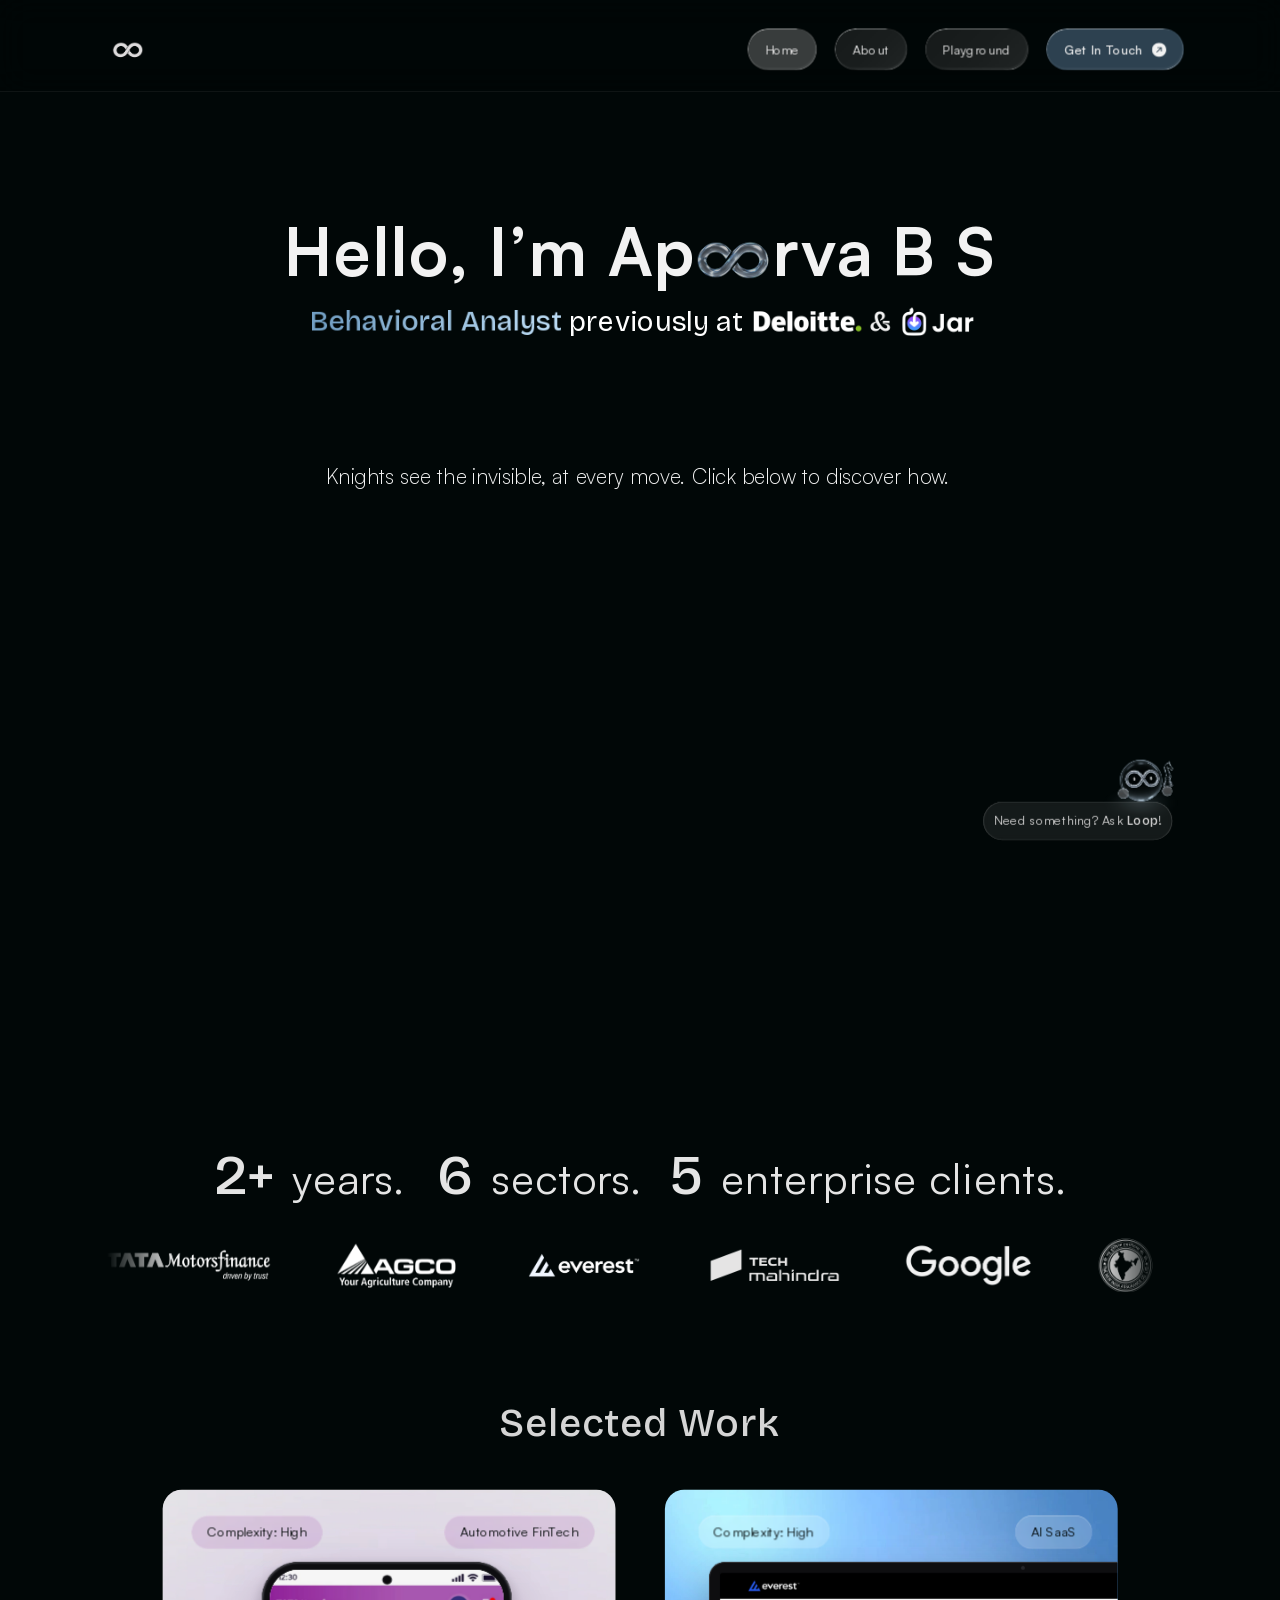
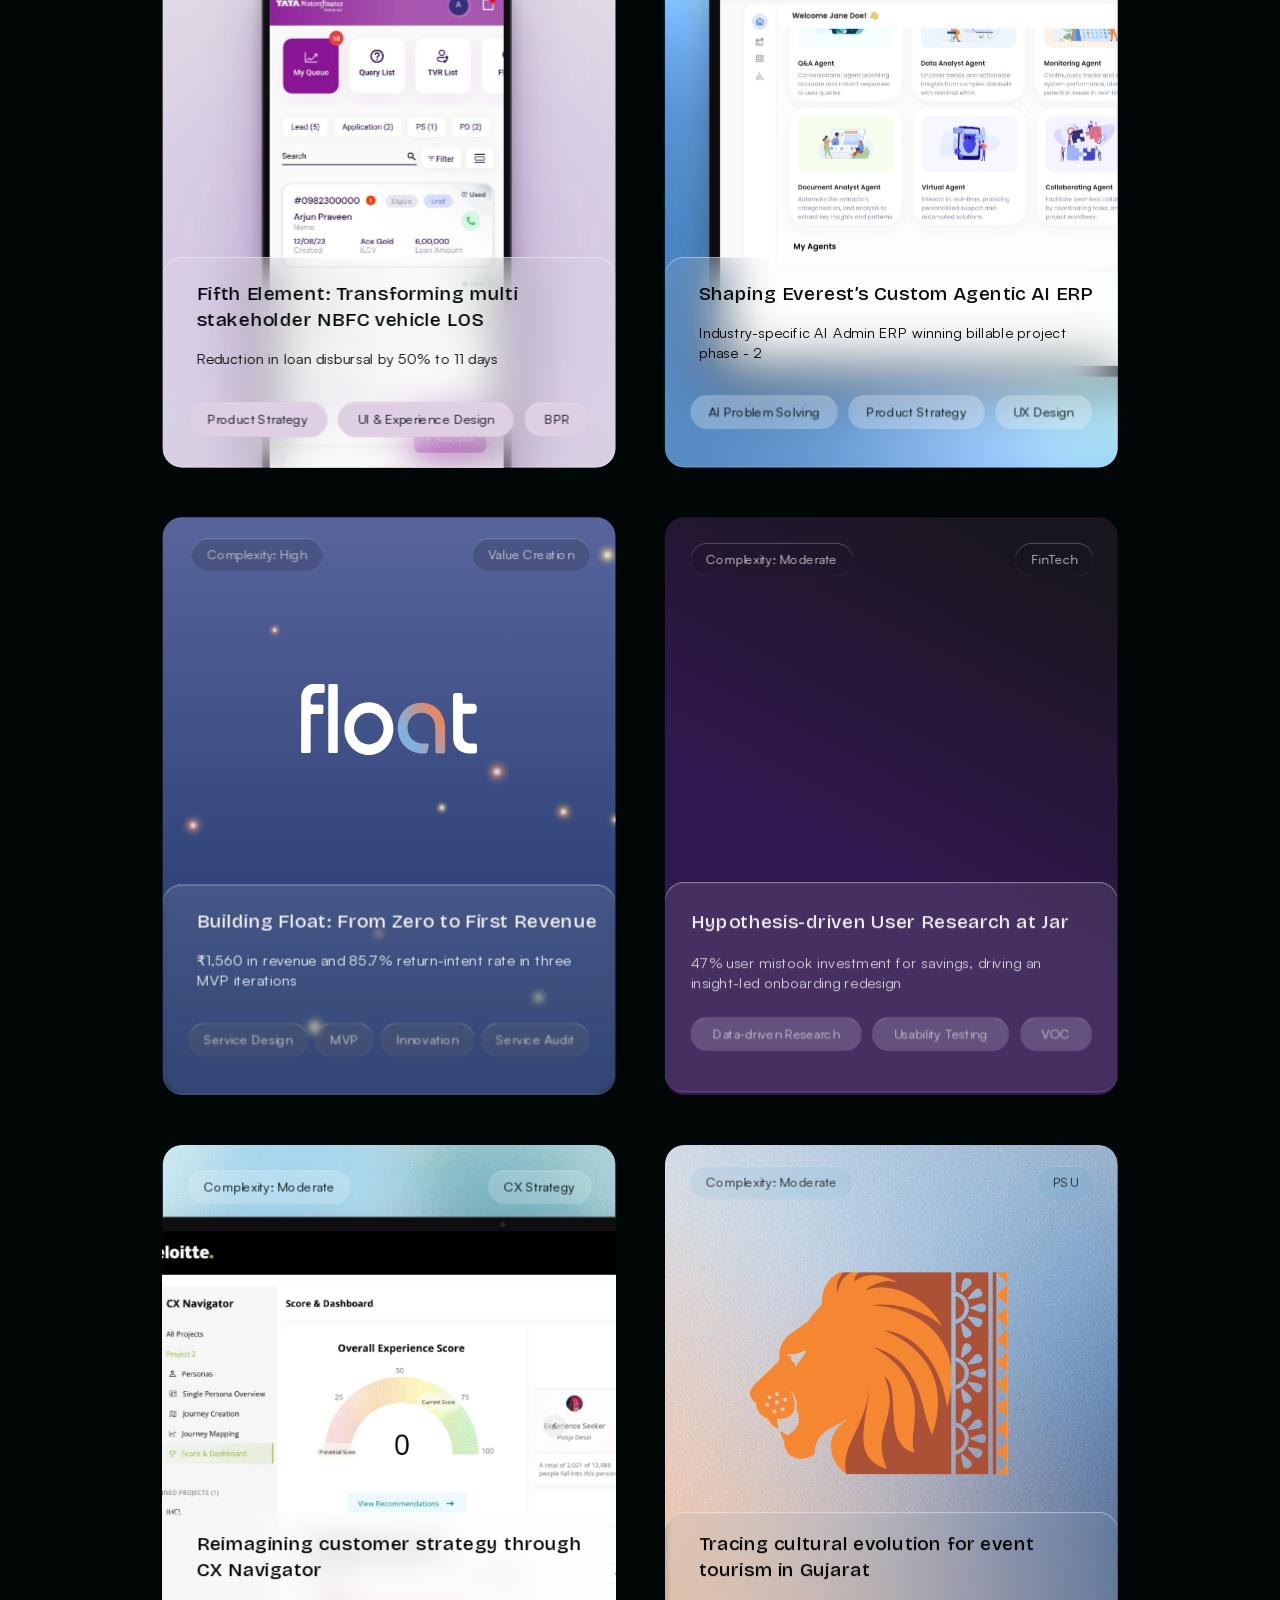
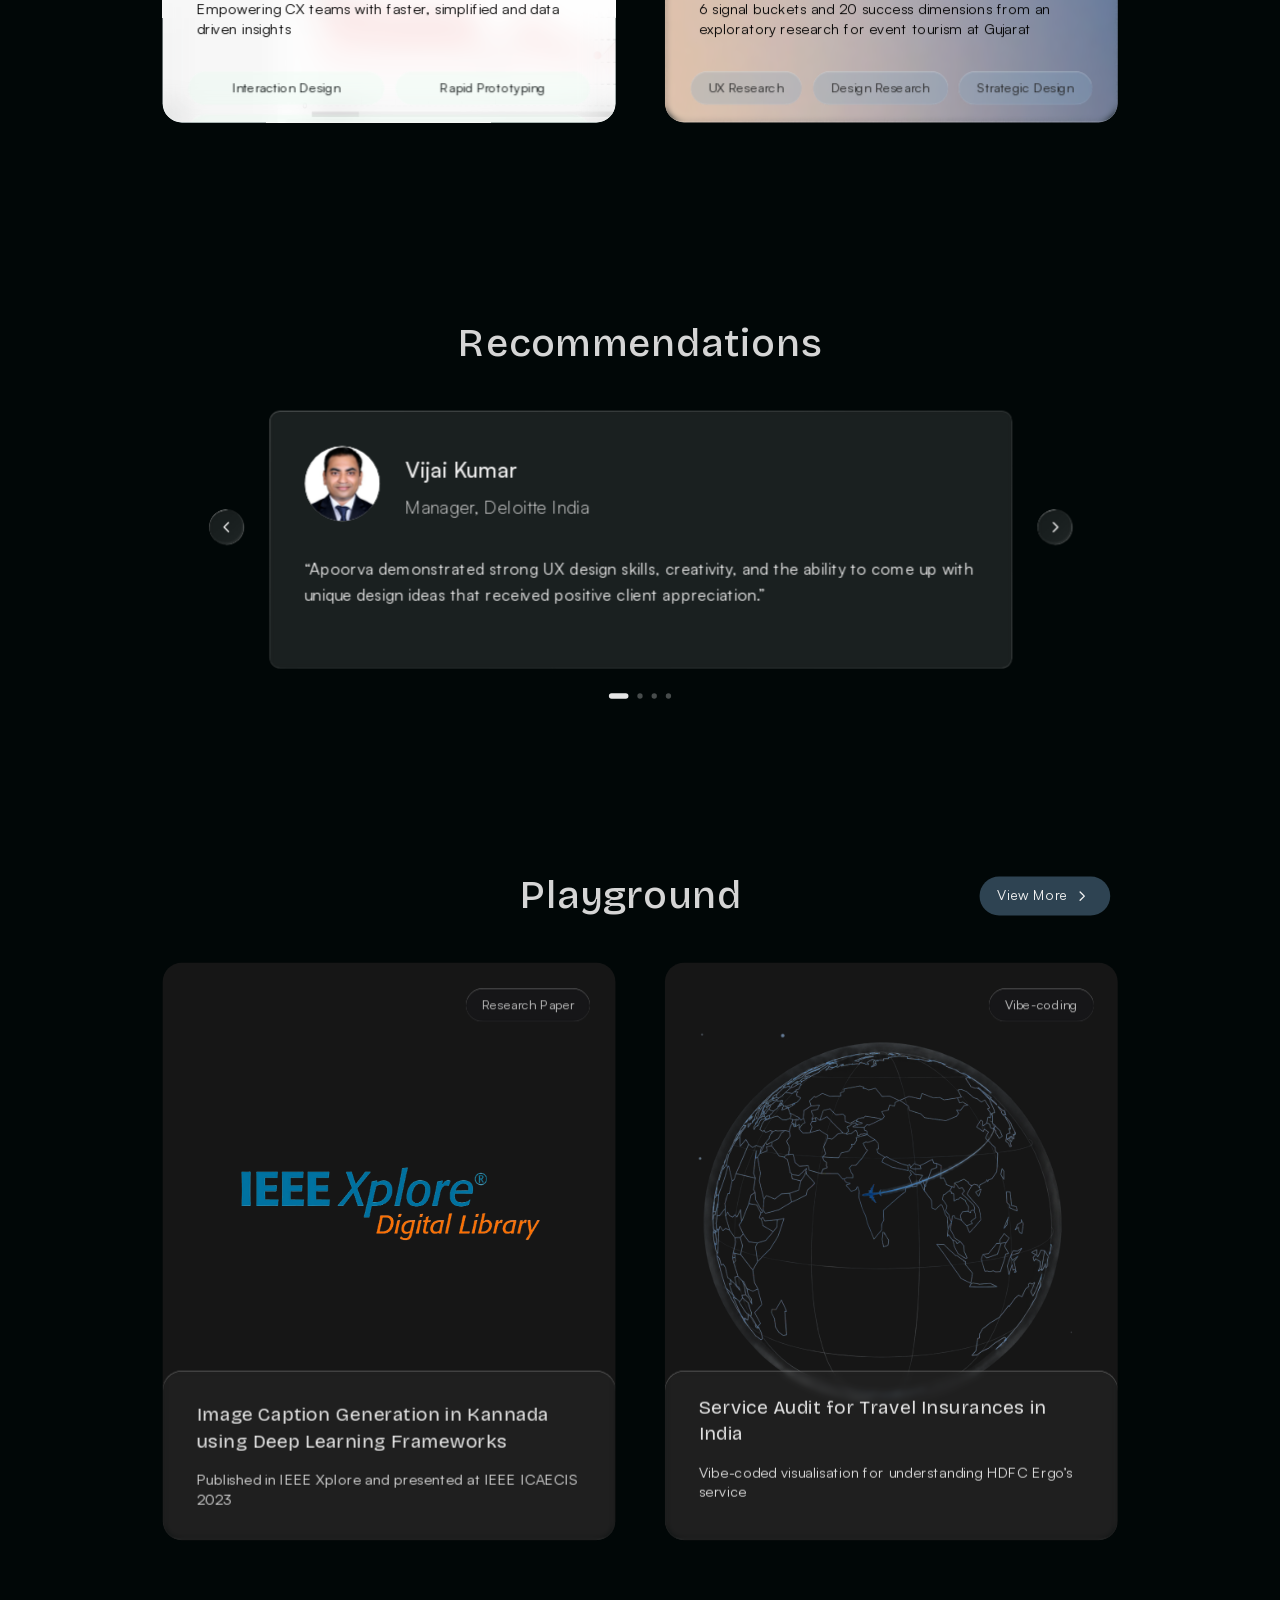
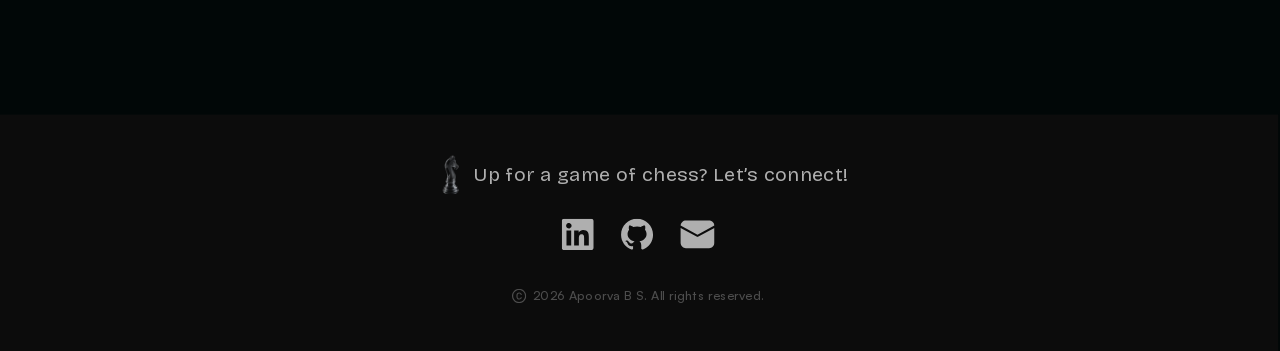
<file: index.html>
<!doctype html>
<html lang="en" class="homePage"><head><meta charset="utf-8">
<meta name="viewport" content="width=device-width, initial-scale=1">
<link rel="stylesheet" href="fonts/fonts.css">
<link rel="stylesheet" href="cards.css?v=2">
<!-- the page's own fonts start downloading at once; Inter / Open Sans (only inside two thumbnails) load without holding the page up -->
<link rel="preload" as="font" type="font/woff2" href="fonts/satoshi-400.woff2" crossorigin>
<link rel="preload" as="font" type="font/woff2" href="fonts/satoshi-500.woff2" crossorigin>
<link rel="preload" as="font" type="font/woff2" href="fonts/bricolage-500-latin.woff2" crossorigin>
<link rel="preconnect" href="https://fonts.gstatic.com" crossorigin>
<link rel="stylesheet" href="https://fonts.googleapis.com/css2?family=Inter:wght@400;600&family=Open+Sans:wght@400&display=swap" media="print" onload="this.media='all'">
<script>
// start loading every face the page uses straight away, and let the page wait for exactly these before measuring anything
window.FONTS = document.fonts ? Promise.all(['300 16px Satoshi', '400 16px Satoshi', 'italic 400 16px Satoshi', '500 16px Satoshi', '700 16px Satoshi',
  '400 16px "Bricolage Grotesque"', '500 16px "Bricolage Grotesque"'].map(f => document.fonts.load(f).catch(() => {}))).then(() => document.fonts.ready) : Promise.resolve();
</script>
<link rel="icon" type="image/png" sizes="256x256" href="favicon-256.png">
<link rel="icon" type="image/png" sizes="32x32" href="favicon-32.png">
<link rel="apple-touch-icon" href="apple-touch-icon.png">
<title>Apoorva B S | UX and Product Strategy</title>
<!-- load the hero visuals first so nothing pops in -->
<link rel="preload" as="image" href="board2-export.webp" fetchpriority="high">
<link rel="preload" as="image" href="knight-fig-src.webp" fetchpriority="high">
<script>document.documentElement.dataset.theme = 'dark';
// the entrance plays on the first visit in a tab and on every browser refresh; coming back from another page shows the finished scene straight away
(() => { let seen = false; try { seen = sessionStorage.getItem('homeSeen') === '1'; sessionStorage.setItem('homeSeen', '1'); } catch (e) { seen = document.referrer.indexOf(location.origin) === 0; }
  const nav = performance.getEntriesByType ? performance.getEntriesByType('navigation')[0] : null;
  if (seen && !(nav && nav.type === 'reload') && !matchMedia('(prefers-reduced-motion: reduce)').matches) document.documentElement.classList.add('settled'); })();
</script>
<style>
  /* two themes: dark (the Figma design) and light. Everything colour-related reads these. */
  :root { --bg: #010707; --bgrgb: 1,7,7; --ink: #f2f2f2; --ink2: #fff; --hook: #e4e4e4; --blue: #729FC3;
          --hi: 255,255,255; --hiA: 1; --shA: 1; --logoF: contrast(1); --sel: #d5d5d5; color-scheme: dark; }
  :root[data-theme="light"] { --bg: #f4f6f6; --bgrgb: 244,246,246; --ink: #010707; --ink2: #0d1515; --hook: #010707; --blue: #4f7fa8;
          --hi: 1,7,7; --hiA: .38; --shA: .28; --logoF: invert(1) hue-rotate(180deg); --sel: #2a3232; color-scheme: light; }
  /* smooth switch between themes */
  @view-transition { navigation: auto; }
  .nav { view-transition-name: site-nav; } .logo { view-transition-name: site-logo; } .themeBtn { view-transition-name: site-theme; }
  ::view-transition-group(site-nav), ::view-transition-group(site-logo), ::view-transition-group(site-theme) { animation: none; }
  ::view-transition-old(site-nav), ::view-transition-old(site-logo), ::view-transition-old(site-theme) { display: none; }
  ::view-transition-new(site-nav), ::view-transition-new(site-logo), ::view-transition-new(site-theme) { animation: none; }
  ::view-transition-old(root), ::view-transition-new(root) { animation-duration: .7s; animation-timing-function: cubic-bezier(.4,0,.2,1); }
  * { box-sizing: border-box; font-synthesis: none; }
  html, body { margin: 0; background: var(--bg); overflow-x: hidden; }
  body { -webkit-font-smoothing: antialiased; -moz-osx-font-smoothing: grayscale; }
  /* 1440 × 2000 Figma frame "Home 1", scaled to the window width for previewing */
  .stage { width: 1440px; height: 5795.2px; position: relative; overflow: hidden; background: var(--bg); transform-origin: top left; }
  .abs { position: absolute !important; }

  /* nav */
  .logo { left: 120px; top: 32px; width: 48px; height: 48px; border-radius: 40px; }
  .logo img { filter: var(--logoF); position: absolute; left: 6.84px; top: 14.76px; width: 34.32px; height: 18.48px; display: block; }
  .nav { left: 841px; top: 32px; display: flex; gap: 20px; align-items: center; }
  /* the top bar stays put while the page scrolls under it: frosted glass, drawn at the stage's scale (--s, set with the stage) */
  .topbar { position: fixed; left: 0; top: 0; z-index: 50; width: 100%; height: calc(104px * var(--s, 1)); background: rgba(1,7,7,.55);
            -webkit-backdrop-filter: blur(16px); backdrop-filter: blur(16px); border-bottom: 1px solid rgba(255,255,255,.06); }
  .topbar .tbIn { position: absolute; left: 0; top: 0; width: 1440px; height: 104px; transform: scale(var(--s, 1)); transform-origin: 0 0; }
  .nav a { font-family: 'Satoshi', sans-serif; font-weight: 400; font-size: 14px; line-height: 19px; letter-spacing: 0.28px;
           color: var(--ink); padding: 14px 20px; border-radius: 50px; text-decoration: none; white-space: nowrap;
           display: flex; align-items: center; gap: 10px; transition: background .25s; }
  .nav a.glass:hover { background: linear-gradient(135deg, rgba(var(--hi), calc(0.12 * var(--hiA))), rgba(var(--hi), calc(0.17 * var(--hiA)))); }
  /* "Get In Touch": blue #729FC3 at 40% under the glass */
  /* the page you're on: brighter glass (22% instead of 10%) */
  .nav a.glass.current { background: rgba(var(--hi), calc(0.22 * var(--hiA))); }
  :root[data-theme="light"] .nav a.glass.current { background: rgba(1,7,7,0.09); }
  .nav a.cta { font-weight: 500; background: rgba(114,159,195,0.4); }
  :root[data-theme="light"] .nav a.cta { background: rgba(79,127,168,0.4); }
  .nav a.cta:hover { background: rgba(114,159,195,0.52); }
  .nav a.cta svg { width: 16px; height: 16px; display: block; }

  /* heading */
  .hero { left: 310px; top: 232px; width: 820.4px; height: 100px; display: flex; align-items: center; justify-content: center; padding: 0 13.2px; }
  .hero p { margin: 0; font-family: 'Satoshi', sans-serif; font-weight: 700; font-size: 73.92px; line-height: 1.35; letter-spacing: 1.4784px;
            color: var(--ink); white-space: pre; }
  .inf { left: 785.2px; top: 261.68px; width: 79.89px; height: 66.89px; }
  .inf img { position: absolute; inset: 0; width: 100%; height: 100%; display: block; }
  .sub { left: 0; top: 340px; width: 1440px; height: 43px; display: flex; justify-content: center; align-items: flex-start; gap: 12px;
         padding-left: var(--subShift, 0px); }   /* centred like Figma's line; --subShift fine-tunes it onto Figma's exact centre */
  .sub p { position: relative; flex: none; }
  .sub .logos { position: relative; flex: none; width: 246.96px; height: 43px; }
  .sub .logos img { position: absolute; inset: 0; width: 100%; height: 100%; display: block; }
  .sub p { margin: 0; font-family: 'Bricolage Grotesque', sans-serif; font-weight: 400; font-size: 32px; line-height: 43.2px; color: var(--ink2); white-space: pre; }
  .sub p b { font-weight: 500; color: var(--blue); }
  :root:not([data-theme="light"]) .rot b { background: linear-gradient(90deg, #729fc3 5.508%, #b9d9f2 93.22%); -webkit-background-clip: text; background-clip: text; color: transparent; }
  /* vertical carousel: a one-line window (as wide as "Critical Thinker", so the rest of the line never moves);
     words slide up from below with a soft spring. The first word is repeated at the end so the loop has no jump. */
  .rot { display: inline-block; height: 43.2px; overflow: hidden; vertical-align: top; }
  .sub > * { transform: translateX(var(--lineX, 0px)); }
  .sub.gliding > * { transition: transform 1.05s cubic-bezier(.42, 0, .18, 1); }
  .rotList { display: flex; flex-direction: column; align-items: flex-end; will-change: transform; }
  .rotList.moving { transition: transform 1.05s cubic-bezier(.42, 0, .18, 1.07); }
  .rot b { display: block; height: 43.2px; white-space: pre; }
  .tag { left: 356.5px; top: 519px; width: 719px; height: 32px; padding-left: 10px; margin: 0;
         font-family: 'Satoshi', sans-serif; font-weight: 300; font-size: 24px; line-height: 32.4px; color: var(--ink); white-space: nowrap; }

  /* board "image 12" (exported from Figma with its filters), and Figma's two fade rectangles */
  /* light theme uses the same board, reversed: light tiles, soft seams */
  .board.light { opacity: 0; }
  :root[data-theme="light"] .board.light { opacity: 1; }
  :root[data-theme="light"] .board.dark { opacity: 0; }
  /* theme switch: round glass button just left of the nav (taken off Home on 3 Nov; the page stays in the dark design) */
  .themeBtn, .themeTip { display: none !important; }
  .themeBtn { left: 774px; top: 32px; width: 47px; height: 47px; border-radius: 50%; border: 0; padding: 0; cursor: pointer;
              display: grid; place-items: center; color: var(--ink); }
  .themeBtn svg { width: 18px; height: 18px; grid-area: 1 / 1; transition: opacity .5s ease, transform .6s cubic-bezier(.3,.7,.2,1); }
  .themeBtn .moon { opacity: 0; transform: rotate(-70deg) scale(.6); }
  :root[data-theme="light"] .themeBtn .sun { opacity: 0; transform: rotate(70deg) scale(.6); }
  :root[data-theme="light"] .themeBtn .moon { opacity: 1; transform: none; }
  .themeBtn:hover { background: linear-gradient(135deg, rgba(var(--hi), calc(0.12 * var(--hiA))), rgba(var(--hi), calc(0.17 * var(--hiA)))); }
  .themeBtn:focus-visible { outline: 2px solid var(--blue); outline-offset: 3px; }
  /* a small hint under the theme switch while the hero is on screen (dark theme only) */
  .themeTip { left: 797.5px; top: 93px; z-index: 5; padding: 8px 14px; border-radius: 50px; white-space: nowrap; pointer-events: none;
              font-family: 'Satoshi', sans-serif; font-size: 13px; line-height: 18px; letter-spacing: .26px; color: var(--ink);
              background: rgba(255,255,255,.08); -webkit-backdrop-filter: blur(8px); backdrop-filter: blur(8px);
              box-shadow: inset 0 1px 0 rgba(255,255,255,.28), 0 8px 20px rgba(0,0,0,.25);
              opacity: 0; transform: translate(-50%, -6px) scale(.94); transform-origin: 50% 0;
              transition: opacity .45s ease, transform .55s cubic-bezier(.3,.7,.2,1); }
  .themeTip::before { content: ''; position: absolute; left: 50%; top: -5px; width: 10px; height: 10px; margin-left: -5px; transform: rotate(45deg);
                      background: inherit; border-radius: 2px 0 0 0; box-shadow: inset 1px 1px 0 rgba(255,255,255,.28); }
  .themeTip.on { opacity: 1; transform: translate(-50%, 0) scale(1); }
  :root[data-theme="light"] .themeTip { display: none; }
  .board { left: 0; top: 799px; width: 1440px; height: 414px; display: block; }
  /* Rectangle 4: background colour → transparent, blurred 8px — melts the board's top edge */
  .fadeTop { left: -7px; top: 793px; width: 1441px; height: 95px; pointer-events: none; filter: blur(8px);
             background: linear-gradient(to bottom, rgb(var(--bgrgb)) 22.1%, rgba(var(--bgrgb), 0) 100%); }
  /* Rectangle 5: sits above the board AND the knight's foot, fading everything into the page below */
  .fadeBottom { left: 0; top: 1048px; width: 1441px; height: 281px; pointer-events: none; filter: blur(8px);
             background: linear-gradient(to bottom, rgba(var(--bgrgb), .4) 10.1%, rgb(var(--bgrgb)) 55.3%); }

  /* knight "final 1": 229.78 × 344.67 rotated 0.525°, inside a 232.93 × 346.76 box at (604, 620.00) — Figma reports the rotated corner at y 622.10 */
  .rig { left: 599px; top: 687px; width: 232.93px; height: 346.76px; will-change: transform, opacity; opacity: 0; transform-origin: 50% 58%; }
  .rig .inner { position: absolute; left: 1.575px; top: 1.045px; width: 229.78px; height: 344.67px; transform: rotate(-0.525deg); }
  /* the 3D turn, drawn with real transparency; placed on the knight's box inside the 1024×1536 source image */
  .rig canvas { position: absolute; left: 41.74px; top: 17.05px; width: 145.41px; height: 308.76px; display: block; }
  /* your exact Figma knight, faded in over the last moment of the settle so the resting knight is pixel-for-pixel the design */
  .rig .still { position: absolute; inset: 0; opacity: 0; }
  .rig .still img { position: absolute; inset: 0; width: 100%; height: 100%; object-fit: cover; display: block; }
  .forLight { display: none !important; }
  :root[data-theme="light"] .forLight { display: block !important; }
  :root[data-theme="light"] .forDark { display: none !important; }
  /* light mode: the turning knight gets the same colour change as your light-mode knight in Figma */
  :root[data-theme="light"] .rig canvas { filter: url(#knightLight); }
  :root[data-theme="light"] .dot { display: none; }
  /* light mode glass, as in your Figma light frame: a soft 4% fill, barely-there rim */
  :root[data-theme="light"] .glass { background: rgba(1,7,7,0.04); }
  :root[data-theme="light"] .glass::before { opacity: .25; }
  :root[data-theme="light"] .nav a.cta { background: rgba(79,127,168,0.4); }
  :root[data-theme="light"] .nav a.glass:hover, :root[data-theme="light"] .themeBtn:hover { background: rgba(1,7,7,0.07); }
  #turn { position: absolute; width: 1px; height: 1px; opacity: 0; pointer-events: none; }

  /* Figma "Glass": frosted blur behind, faint fill, thin bright rim (top-left / bottom-right glints), faint inner glow */
  .glass { position: relative; isolation: isolate;
    background: linear-gradient(135deg, rgba(var(--hi), calc(0.085 * var(--hiA))) 0%, rgba(var(--hi), calc(0.10 * var(--hiA))) 55%, rgba(var(--hi), calc(0.13 * var(--hiA))) 100%);
    -webkit-backdrop-filter: blur(4px); backdrop-filter: blur(4px); }
  .glass::before { content: ""; position: absolute; inset: 0; border-radius: inherit; padding: 1px; pointer-events: none; clip-path: var(--ring, none);
    background: conic-gradient(from 0deg,
      rgba(var(--hi), calc(.37 * var(--hiA))) 0deg, rgba(var(--hi), calc(.37 * var(--hiA))) calc(var(--c,72deg) + 0.5deg),
      rgba(var(--hi), calc(.03 * var(--hiA))) calc(var(--c,72deg) + 6deg), rgba(var(--hi), calc(.03 * var(--hiA))) calc(var(--c,72deg) + 11deg),
      rgba(var(--hi), calc(.28 * var(--hiA))) 90deg, rgba(var(--hi), calc(.30 * var(--hiA))) calc(180deg - var(--c,72deg) - 12deg),
      rgba(var(--hi), calc(.50 * var(--hiA))) calc(180deg - var(--c,72deg) - 7deg), rgba(var(--hi), calc(.50 * var(--hiA))) calc(180deg - var(--c,72deg) - 2deg),
      rgba(var(--hi), calc(.25 * var(--hiA))) calc(180deg - var(--c,72deg) + 3deg), rgba(var(--hi), calc(.25 * var(--hiA))) calc(180deg + var(--c,72deg) - 3deg),
      rgba(var(--hi), calc(.03 * var(--hiA))) calc(180deg + var(--c,72deg) + 5deg), rgba(var(--hi), calc(.03 * var(--hiA))) calc(180deg + var(--c,72deg) + 11deg),
      rgba(var(--hi), calc(.42 * var(--hiA))) 270deg,
      rgba(var(--hi), calc(.75 * var(--hiA))) calc(360deg - var(--c,72deg) - 10deg), rgba(var(--hi), calc(.75 * var(--hiA))) calc(360deg - var(--c,72deg) - 5deg),
      rgba(var(--hi), calc(.37 * var(--hiA))) calc(360deg - var(--c,72deg) - 0.5deg), rgba(var(--hi), calc(.37 * var(--hiA))) 360deg);
    -webkit-mask: linear-gradient(#000 0 0) content-box, linear-gradient(#000 0 0); -webkit-mask-composite: xor;
            mask: linear-gradient(#000 0 0) content-box exclude, linear-gradient(#000 0 0); -webkit-mask-composite: xor; mask-composite: exclude; }
  .glass::after { content: ""; position: absolute; inset: 1px; border-radius: inherit; pointer-events: none;
    box-shadow: inset -1px -1.5px 2px rgba(var(--hi), calc(0.07 * var(--hiA))); }

  /* skills (Figma "Frame 1410113182–86"): a round icon, and beside it the name, which opens out on hover */
  /* each icon stays on its spot of the semicircle and its name opens away from the knight: the left two open leftwards
     (name before icon), the right two rightwards; Product Strategy's icon slides left as its name opens so the pair sits centred over the knight */
  .skill { height: 48px; display: flex; align-items: center; gap: 0; opacity: 0; transform: translateY(10px); filter: blur(4px); cursor: default;
           translate: var(--dx, 0px) var(--dy, 0px); transition: gap .8s cubic-bezier(.42,0,.18,1), translate .8s cubic-bezier(.42,0,.18,1); }
  .skill.in { animation: chipIn 1.1s cubic-bezier(.22,.61,.24,1) forwards; }
  .skill.ready { opacity: 1; transform: none; filter: none; animation: bob 4.6s ease-in-out var(--bd, 0s) infinite; }
  .skill.ready:hover, .skill.ready.open { animation-play-state: paused; }
  @keyframes bob { 0%, 100% { transform: translateY(0); } 50% { transform: translateY(-6px); } }
  @media (prefers-reduced-motion: reduce) { .skill.ready { animation: none; } }
  @keyframes chipIn { from { opacity: 0; transform: translateY(16px) scale(.92); filter: blur(6px); } to { opacity: 1; transform: none; filter: blur(0); } }
  /* the icon discs are clear glass, like the knight: a dark see-through body that frosts what's behind it, a sharp bright rim
     catching light along the top, light pooling (refracted) in the lower half, a curved highlight streak and a small glint */
  .skill .ic { position: relative; width: 48px; height: 48px; flex: none; border-radius: 50%; display: grid; place-items: center; color: #fff;
               background:
                 radial-gradient(120% 70% at 50% 108%, rgba(255,255,255,.22), rgba(255,255,255,.05) 45%, transparent 62%),
                 radial-gradient(80% 60% at 28% 22%, rgba(255,255,255,.10), transparent 60%),
                 rgba(255,255,255,.03);
               box-shadow:
                 inset 0 9px 10px -6px rgba(0,0,0,.7), inset 0 -6px 10px -6px rgba(255,255,255,.14),
                 0 10px 22px rgba(0,0,0,.55), 0 2px 5px rgba(0,0,0,.5);
               -webkit-backdrop-filter: blur(8px) saturate(160%) brightness(1.12); backdrop-filter: blur(8px) saturate(160%) brightness(1.12);
               transition: box-shadow .5s ease, filter .5s ease; }
  .skill .ic::after { content: ""; position: absolute; inset: 0; border-radius: 50%; padding: 1.2px; pointer-events: none;
               background: conic-gradient(from 0deg, rgba(255,255,255,.45), rgba(255,255,255,.08) 70deg, rgba(255,255,255,.75) 140deg, rgba(255,255,255,.06) 215deg,
                                          rgba(255,255,255,.95) 310deg, rgba(255,255,255,.45));
               -webkit-mask: linear-gradient(#000 0 0) content-box, linear-gradient(#000 0 0); -webkit-mask-composite: xor; mask: linear-gradient(#000 0 0) content-box exclude, linear-gradient(#000 0 0); -webkit-mask-composite: xor; mask-composite: exclude; }
  .skill .ic svg { display: block; position: relative; shape-rendering: geometricPrecision; }
  .skill .ic svg path { fill-opacity: .8; }
  .skill .lb { flex: none; max-width: 0; overflow: hidden; border-radius: 50px; opacity: 0; filter: blur(4px);
               font-family: 'Satoshi', sans-serif; font-size: 16px; line-height: 1.35; letter-spacing: 0.32px; color: var(--ink); white-space: nowrap;
               position: relative; background: linear-gradient(rgba(255,255,255,.06), rgba(255,255,255,.03));
               box-shadow: inset 0 8px 10px -8px rgba(0,0,0,.6), 0 8px 18px rgba(0,0,0,.45);
               -webkit-backdrop-filter: blur(8px) saturate(150%); backdrop-filter: blur(8px) saturate(150%);
               transition: max-width .8s cubic-bezier(.42,0,.18,1), opacity .6s ease, filter .6s ease; }
  .skill .lb::before { content: ""; position: absolute; inset: 0; border-radius: inherit; padding: 1px; pointer-events: none;
               background: linear-gradient(160deg, rgba(255,255,255,.55), rgba(255,255,255,.06) 40%, rgba(255,255,255,.04) 65%, rgba(255,255,255,.35)); -webkit-mask: linear-gradient(#000 0 0) content-box, linear-gradient(#000 0 0); -webkit-mask-composite: xor; mask: linear-gradient(#000 0 0) content-box exclude, linear-gradient(#000 0 0); -webkit-mask-composite: xor; mask-composite: exclude; }
  .skill .lb span { display: block; width: max-content; padding: 12px 16px; }   /* keeps its natural width so it can be measured while folded */
  .skill.ready:hover, .skill.ready.open { gap: 8px; }
  .skill.ready:hover .ic, .skill.ready.open .ic { filter: brightness(1.18); }
  .skill.ready:hover .lb, .skill.ready.open .lb { max-width: var(--lw, 220px); opacity: 1; filter: blur(0); }
  /* light theme: the same glass on a pale page — clear body, crisp white rim, soft grey shadow */
  :root[data-theme="light"] .skill .ic { color: #010707;
               background: radial-gradient(120% 70% at 50% 108%, rgba(255,255,255,.95), rgba(255,255,255,.35) 45%, transparent 62%),
                           radial-gradient(80% 60% at 28% 22%, rgba(255,255,255,.7), transparent 60%), rgba(1,7,7,.04);
               box-shadow: inset 0 9px 10px -6px rgba(1,7,7,.12), 0 10px 22px rgba(1,7,7,.12), 0 2px 5px rgba(1,7,7,.1); }
  :root[data-theme="light"] .skill .ic::after { background: conic-gradient(from 0deg, rgba(1,7,7,.16), rgba(1,7,7,.05) 70deg, #fff 140deg, rgba(1,7,7,.06) 215deg, #fff 310deg, rgba(1,7,7,.16)); }
  :root[data-theme="light"] .skill .lb { background: linear-gradient(rgba(1,7,7,.04), rgba(1,7,7,.03)); box-shadow: 0 8px 18px rgba(1,7,7,.08); }
  :root[data-theme="light"] .skill .lb::before { background: linear-gradient(160deg, #fff, rgba(1,7,7,.08) 40%, rgba(1,7,7,.06) 65%, #fff); }
  .skill.lft { flex-direction: row-reverse; }
  /* hover hint over the knight and its skills (pointer devices only, once the five icons are in) */
  .kZone { left: 515px; top: 600px; width: 410px; height: 440px; }
  .kTip { left: 0; top: 0; z-index: 6; padding: 6px 10px; border-radius: 4px; background: #1e1e1e; font-family: 'Satoshi', sans-serif; font-size: 12px; line-height: 16px;
          letter-spacing: .02em; color: #ababab; white-space: nowrap; pointer-events: none; opacity: 0; transition: opacity .25s ease; }
  .kTip.on { opacity: 1; }
  /* two faint grey dots sitting behind the "0 → 1 Builder" chip in Figma */
  .dot { width: 16px; height: 16px; border-radius: 50%; background: rgba(91,91,91,.3); opacity: 0; }

  /* logo row (Figma "Frame 91"): six logos spread across 1201px with 12px side padding */
  /* logo row: the six logos glide slowly to the left in an endless loop (two copies back to back), spaced as in Figma (75px apart),
     softly fading in and out at the edges; hovering pauses it */
  .band { left: 120px; top: 1393px; width: 1201px; height: 61.48px; overflow: hidden;
          -webkit-mask-image: linear-gradient(90deg, transparent, #000 7%, #000 93%, transparent); mask-image: linear-gradient(90deg, transparent, #000 7%, #000 93%, transparent); }
  .bandTrack { display: flex; align-items: center; height: 100%; width: max-content; animation: bandMove 46s linear infinite; will-change: transform; }
  .bandTrack img { display: block; flex: none; margin-right: 75px; }
  @keyframes bandMove { from { transform: translateX(12px); } to { transform: translateX(calc(-50% + 12px)); } }
  .band:hover .bandTrack { animation-play-state: paused; }
  @media (prefers-reduced-motion: reduce) { .bandTrack { animation: none; transform: translateX(12px); } }
  /* "6 sectors. 2+ years. 5 enterprise clients." — numbers in Bricolage, words in Satoshi */
  .stats { left: 120px; top: 1275px; width: 1201px; margin: 0; text-align: center; white-space: pre; font-family: 'Satoshi', sans-serif; font-weight: 400;
           font-size: 48px; line-height: 86.4px; letter-spacing: .96px; color: var(--hook); }
  .stats b { font-family: 'Bricolage Grotesque', sans-serif; font-weight: 500; font-size: 64px; letter-spacing: 1.28px; }
  .stats i { font-style: normal; font-weight: 500; font-size: 64px; letter-spacing: 1.28px; }   /* the spaces are Satoshi Medium in Figma */
  .stats i.s { font-size: 52px; letter-spacing: 1.04px; }
  .selected { left: 120px; top: 1571px; width: 1198px; margin: 0; text-align: center; font-family: 'Bricolage Grotesque', sans-serif; font-weight: 500;
              font-size: 44px; line-height: 1.35; letter-spacing: .88px; color: var(--sel); }
  /* placeholders for the six case studies and the footer, as in Figma */

  .recs { left: 120px; top: 3957.4px; width: 1201px; margin: 0; text-align: center; font-family: 'Bricolage Grotesque', sans-serif; font-weight: 500;
          font-size: 44px; line-height: 1.35; letter-spacing: .88px; color: var(--sel); }
  /* recommendation cards (Figma "Frame 135"): 10% glass, photo circle, name, role, quote — one at a time, drifting in like About's recognitions */
  .rec { left: 302.5px; top: 4062.4px; width: 836px; height: 290px; margin: 0; padding: 40px; border-radius: 12px; display: flex; flex-direction: column; gap: 32px;
         background: rgba(var(--hi), calc(.1 * var(--hiA))); -webkit-backdrop-filter: blur(4px); backdrop-filter: blur(4px); isolation: isolate;
         font-family: 'Satoshi', sans-serif; opacity: 0; transform: translateX(var(--in, -56px)); filter: blur(6px); visibility: hidden; }
  .rec::before { content: ""; position: absolute; inset: 0; border-radius: inherit; padding: 1px; pointer-events: none;
    background: linear-gradient(160deg, rgba(var(--hi), calc(.25 * var(--hiA))), rgba(var(--hi), calc(.1 * var(--hiA))) 50%, rgba(var(--hi), calc(.16 * var(--hiA))));
    -webkit-mask: linear-gradient(#000 0 0) content-box, linear-gradient(#000 0 0); -webkit-mask-composite: xor;
            mask: linear-gradient(#000 0 0) content-box exclude, linear-gradient(#000 0 0); -webkit-mask-composite: xor; mask-composite: exclude; }
  .rec.show  { visibility: visible; opacity: 1; transform: none; filter: blur(0);
               transition: opacity 1.2s cubic-bezier(.33,0,.2,1), transform 1.5s cubic-bezier(.22,.61,.24,1), filter 1.2s ease, visibility 0s; }
  .rec.leave { visibility: visible; opacity: 0; transform: translateX(var(--out, 56px)); filter: blur(6px);
               transition: opacity .95s cubic-bezier(.5,0,.75,.5), transform 1.15s cubic-bezier(.55,0,.6,.6), filter .95s ease, visibility 0s; }
  .rec .who { display: flex; gap: 20px; align-items: flex-start; }
  .rec .pic { position: relative; width: 84px; height: 84px; border-radius: 500px; overflow: hidden; background: #f2f2f2; flex: none; }
  .rec .pic img { position: absolute; left: 0; top: 0; width: 84px; height: 84px; object-fit: cover; display: block; max-width: none; }
  .rec p { margin: 0; line-height: 1.35; }
  .rec .n { padding: 10px; font-weight: 500; font-size: 24px; letter-spacing: .48px; color: var(--ink); white-space: nowrap; }
  .rec .d { padding: 2px 10px 10px; font-weight: 300; font-size: 20px; letter-spacing: .4px; color: var(--hook); white-space: nowrap; }
  .rec .q { font-weight: 400; font-size: 18px; line-height: 1.6; letter-spacing: .36px; color: var(--ink); }
  .arrow { top: 4173.4px; width: 40px; height: 40px; border-radius: 50%; border: 0; padding: 0; cursor: pointer; color: var(--ink);
           display: grid; place-items: center; transition: background .3s ease, transform .3s ease; }
  .arrow svg { width: 16px; height: 16px; display: block; }
  .arrow.prev { left: 234.5px; } .arrow.next { left: 1166.5px; }
  .arrow:hover { background: linear-gradient(135deg, rgba(var(--hi), calc(0.14 * var(--hiA))), rgba(var(--hi), calc(0.19 * var(--hiA)))); }
  .arrow.prev:hover { transform: translateX(-2px); } .arrow.next:hover { transform: translateX(2px); }
  .arrow:focus-visible, .recDots button:focus-visible { outline: 2px solid var(--blue); outline-offset: 3px; }
  /* dots under the card, as on About: the long one is the recommendation showing */
  .recDots { left: 0; width: 1440px; top: 4380.4px; display: flex; justify-content: center; gap: 10px; }
  .recDots button { width: 6px; height: 6px; padding: 0; border: 0; border-radius: 3px; cursor: pointer; background: rgba(var(--hi), calc(.28 * var(--hiA)));
                    transition: width .6s cubic-bezier(.4,0,.2,1), background .6s ease; }
  .recDots button[aria-current="true"] { width: 22px; background: rgba(var(--hi), calc(.9 * var(--hiA))); }
  :root[data-theme="light"] .recDots button[aria-current="true"] { background: #010707; }
  /* ---- Selected Work thumbnail animations (driven by thumbs.js; looping ones only run while the card is in view) ---- */
  /* TMFL: a phone prototype stepping through the flow */
  .phone { width: 312px; padding: 10px; border-radius: 46px; background: #0d0d10;
           box-shadow: inset 0 0 0 1.5px #3b3b40, inset 0 0 0 3px #1b1b1f, 0 30px 60px rgba(50,0,70,.28), 0 8px 18px rgba(0,0,0,.25); }
  .phone { transform-origin: 0 0; will-change: transform; }
  .phScreen { position: relative; width: 292px; height: 660px; border-radius: 36px; overflow: hidden; background: #fafafa; }
  /* screens stack; the next one is pushed in from the right like a real app (thumbs.js) */
  /* parked well clear of the screen: right against its edge, the next screen's white could show as a hairline over the purple bar when the card re-drew on hover */
  .phSlide { position: absolute; inset: 0; overflow: hidden; background: #fafafa; transform: translateX(calc(100% + 6px)); will-change: transform; }
  .phSlide.on { transform: none; }
  .phScroll { will-change: transform; } .phScroll > img { display: block; }
  /* the status bar and purple app bar stay put while the queue scrolls under them */
  .phHead { position: absolute; left: 0; top: 0; width: 295px; height: 69.5px; overflow: hidden; } .phHead > img { display: block; }
  /* screens are slightly overscanned (295px): the screenshots' purple bar stops 2px short of their right edge, and that white sliver must stay outside the phone */
  .phInner { position: absolute; left: 0; top: 0; width: 374px; height: 800px; transform: scale(.787); transform-origin: 0 0; }
  .phInner.fl { width: 360px; transform: scale(.8175); }
  .phInner > img, .phInner .phScroll > img { position: absolute; left: 0; top: 0; display: block; }
  .phInner .phScroll { position: absolute; inset: 0; }
  .otp { clip-path: inset(410px 374px 342px 18px); }
  .tap { position: absolute; left: 0; top: 0; width: 34px; height: 34px; margin: -17px 0 0 -17px; border-radius: 50%; z-index: 5; pointer-events: none; opacity: 0;
         background: rgba(35,0,76,.16); box-shadow: 0 0 0 2px rgba(35,0,76,.3); }
  .phBlack { position: absolute; inset: 0; background: #0d0d10; opacity: 0; z-index: 6; pointer-events: none; }
  .phCam { position: absolute; left: 50%; top: 18px; width: 9px; height: 9px; margin-left: -4.5px; border-radius: 50%; background: #0b0b0d; box-shadow: 0 0 0 1.5px #1e1e22; }
  .kycDim { position: absolute; inset: 0 0 -300px; background: rgba(0,0,0,.4); opacity: 0; transition: opacity .5s ease; }
  .kycModal { position: absolute; left: 15.5px; top: 200px;   /* the true centre of the screen; the screen scrolls up to show it (thumbs.js) */ width: 343px; height: 400px; border-radius: 12px; background: #fff; overflow: hidden;
              box-shadow: 0 20px 24px -4px rgba(16,24,40,.1), 0 8px 8px -4px rgba(16,24,40,.04); font-family: 'Inter', sans-serif;
              opacity: 0; transform: translateY(18px) scale(.94); transition: opacity .5s ease, transform .6s cubic-bezier(.2,.8,.2,1.15); }
  .popOn .kycDim { opacity: 1; } .popOn .kycModal { opacity: 1; transform: none; }
  .kycModal p { margin: 0; padding: 0 16px; white-space: normal; letter-spacing: 0; }
  .kycModal .mt { padding-top: 20px; font-weight: 600; font-size: 18px; line-height: 28px; color: #101828; }
  .kycModal .ms { margin-top: 4px; font-weight: 400; font-size: 14px; line-height: 20px; color: #475467; }
  .kycModal .fp { position: absolute; left: 118.4px; top: 130px; width: 106.167px; height: 140px; }
  .kycModal .mx { position: absolute; left: 296.5px; top: 11px; padding: 7.5px; border-radius: 6px; background: #8a1695; display: flex; }
  .kycModal .mx img { width: 18px; height: 18px; display: block; }
  .kycModal .mb { position: absolute; left: 16px; right: 16px; top: 331px; padding: 10px 18px; border-radius: 8px; background: #8a1695; color: #fff;
                  text-align: center; font-weight: 600; font-size: 16px; line-height: 24px; box-shadow: 0 1px 2px rgba(16,24,40,.05); }
  /* Everest and CX Navigator: a laptop the camera glides into */
  .laptop { left: 0; top: 0; transform-origin: 0 0; will-change: transform; }
  .laptop .lid { position: relative; padding: 14px; border-radius: 20px 20px 8px 8px; background: #0e0e10;
                 box-shadow: inset 0 0 0 1px #3a3a3e, 0 26px 50px rgba(0,0,0,.35); }
  .laptop .lid > img { display: block; border-radius: 3px; }
  .evScreen { position: relative; width: 756px; height: 491px; overflow: hidden; border-radius: 3px; } .evScreen > img { display: block; }
  /* the agents panel below the welcome bar (Figma: x 70, y 70 → 483.5) scrolls on its own */
  .evContent { position: absolute; left: 70px; top: 70px; width: 656px; height: 413.5px; overflow: hidden; background: #fefefe; border-bottom-right-radius: 12px; }
  .evContent > img { position: absolute; left: -70px; top: -70px; width: 756px; height: 491px; display: block; will-change: transform; }
  .laptop .lid::before { content: ""; position: absolute; left: 50%; top: 5px; width: 5px; height: 5px; margin-left: -2.5px; border-radius: 50%; background: #26262a; }
  .laptop .base { position: relative; margin: 0 -40px; height: 18px; border-radius: 2px 2px 16px 16px;
                  background: linear-gradient(#e2e3e5, #b4b6ba 45%, #7d8085); box-shadow: 0 10px 22px rgba(0,0,0,.3); }
  .laptop .base::before { content: ""; position: absolute; left: 50%; top: 0; width: 120px; height: 6px; margin-left: -60px; border-radius: 0 0 8px 8px; background: rgba(0,0,0,.18); }
  .cxNum { position: absolute; left: 256px; top: 195.5px; width: 42.5px; height: 48px; display: grid; place-items: center;
           font-family: 'Open Sans', sans-serif; font-weight: 400; font-size: 28px; color: #000; font-variant-numeric: tabular-nums; }
  .cxTag { position: absolute; left: 0; top: 0; width: 42.5px; height: 17px; margin: -8.5px 0 0 -21.25px; border-radius: 50px; display: grid; place-items: center;
           font-family: 'Open Sans', sans-serif; font-size: 5px; color: #000; white-space: nowrap; border: .3px solid #fff;
           background: linear-gradient(rgba(250,249,249,.6), rgba(242,255,239,.6)); -webkit-backdrop-filter: blur(1px); backdrop-filter: blur(1px); }
  /* Jar: a 3D coin rises, spins twice and drops back (thickness from a stack of rim discs) */
  .coinWrap { perspective: 700px; }
  .coinMove { position: absolute; inset: 0; transform: translateY(340px); opacity: 0; animation: coinMove 5.2s infinite; }
  .coinGlow { position: absolute; inset: -34px; border-radius: 50%; background: radial-gradient(circle, rgba(249,194,60,.42), rgba(249,194,60,.12) 42%, rgba(249,194,60,0) 64%); }
  .coin3d { position: absolute; inset: 0; transform-style: preserve-3d; animation: coinSpin 5.2s infinite; }
  .coin3d img { position: absolute; left: 0; top: 0; width: 120px; height: 120px; display: block; backface-visibility: hidden; -webkit-backface-visibility: hidden; }
  .coin3d .cf { transform: translateZ(6.5px); } .coin3d .cb { transform: rotateY(180deg) translateZ(6.5px); }
  .coin3d i { position: absolute; left: 7.5px; top: 7.5px; width: 105px; height: 105px; border-radius: 50%;
              background: linear-gradient(90deg, #a8651a, #e3a136 40%, #f7cc5a 52%, #c9821f 70%, #a8651a); }
  @keyframes coinMove {
    0%   { transform: translateY(340px); opacity: 0; animation-timing-function: cubic-bezier(.2,.7,.25,1); }
    22%  { transform: translateY(0); opacity: 1; animation-timing-function: ease-in-out; }
    58%  { transform: translateY(0); opacity: 1; animation-timing-function: cubic-bezier(.3,0,.5,1); }
    64%  { transform: translateY(-10px); opacity: 1; animation-timing-function: cubic-bezier(.55,0,.75,.4); }
    82%, 100% { transform: translateY(340px); opacity: 0; } }
  @keyframes coinSpin {
    0%   { transform: rotateY(0deg); animation-timing-function: cubic-bezier(.2,.7,.25,1); }
    22%  { transform: rotateY(300deg); animation-timing-function: cubic-bezier(.4,0,.4,1); }
    58%, 100% { transform: rotateY(720deg); } }
  /* Float: the glowing lights drift slowly */
  .sparks { left: 0; top: 0; width: 566px; height: 722px; }
  /* soft dots drawn with gradients only (a moving blur filter makes Safari repaint every frame) */
  .spark { position: absolute; border-radius: 50%; animation: drift var(--t) ease-in-out var(--d) infinite; }
  .spark.sa { background: radial-gradient(circle, rgba(255,246,226,.85) 0 6%, rgba(249,221,118,.45) 28%, rgba(249,221,118,.12) 50%, rgba(249,221,118,0) 72%); }
  .spark.sb { background: radial-gradient(circle, rgba(255,238,226,.85) 0 6%, rgba(237,165,94,.45) 28%, rgba(237,165,94,.12) 50%, rgba(237,165,94,0) 72%); }
  .spark.sc { background: radial-gradient(circle, rgba(255,232,228,.85) 0 6%, rgba(234,145,108,.45) 28%, rgba(234,145,108,.12) 50%, rgba(234,145,108,0) 72%); }
  @keyframes drift { 0%, 100% { transform: translate(0, 0); opacity: .9; } 33% { transform: translate(var(--x1), var(--y1)); opacity: 1; }
                     66% { transform: translate(var(--x2), var(--y2)); opacity: .7; } }
  /* Event Tourism: a white streak traces the lion's profile, fades at the end, and comes round again */
  .streak { left: 0; top: 0; width: 566px; height: 722px; overflow: visible; }
  .streak path { fill: none; stroke: #fff; stroke-linecap: round; stroke-linejoin: round; stroke-dasharray: 140 1200; stroke-dashoffset: 140;
                 animation: streak 4.6s cubic-bezier(.45,.05,.4,1) infinite; }
  /* the glow is built from wide, faint strokes (no blur filters): Safari draws filtered SVG at low resolution, so this stays sharp everywhere */
  .streak .glow { stroke-width: 15; stroke-opacity: .16; }
  .streak .glow2 { stroke-width: 8.5; stroke-opacity: .3; }
  .streak .core { stroke-width: 3.4; }
  @keyframes streak { 0% { stroke-dashoffset: 140; opacity: 0; } 8% { opacity: 1; } 72% { stroke-dashoffset: -860; opacity: 1; }
                      86% { stroke-dashoffset: -860; opacity: 0; } 100% { stroke-dashoffset: -860; opacity: 0; } }
  .streak .glow, .streak .glow2 { animation-name: streakGlow; }
  @keyframes streakGlow { 0% { stroke-dashoffset: 140; opacity: 0; } 8% { opacity: .85; } 72% { stroke-dashoffset: -860; opacity: .85; }
                          86% { stroke-dashoffset: -860; opacity: 0; } 100% { stroke-dashoffset: -860; opacity: 0; } }
  @media (prefers-reduced-motion: reduce) { .coinMove, .coin3d { animation: none; transform: none; opacity: 1; } .spark, .streak path { animation: none; } .streak { display: none; } }
  /* Selected Work: hovering one card softly drains the colour from the other five */
  /* every thumbnail on Home is the 566 x 722 design shown at 90%: 509.4 x 649.8 */
  .stage > .pcard { transform: scale(.9); transform-origin: 0 0; }
  .stage > a.pcard:hover { transform: translateY(-6px) scale(.9); }
  .pcard.w { cursor: default; transition: transform .6s cubic-bezier(.2,.7,.2,1), box-shadow .6s ease, filter .7s ease; }
  .pcard.w:hover { transform: translateY(-6px) scale(.9); box-shadow: 0 18px 40px rgba(0,0,0,.35); }
  :root[data-theme="light"] .pcard.w:hover { box-shadow: 0 18px 40px rgba(1,7,7,.14); }
  #stage:has(.pcard.w:hover) .pcard.w:not(:hover) { filter: grayscale(1) brightness(.45); }
  /* Playground teaser (Figma "Frame 1410113176") */
  .pgTitle { left: 263.72px; top: 4578.4px; width: 892px; margin: 0; text-align: center; font-family: 'Bricolage Grotesque', sans-serif; font-weight: 500;
             font-size: 44px; line-height: 1.35; letter-spacing: .88px; color: var(--sel); }
  .more { left: 1102.12px; top: 4585.76px; height: 44.28px; padding: 8px 20px; border-radius: 50px; display: flex; align-items: center; text-decoration: none;
          font-family: 'Satoshi', sans-serif; font-weight: 400; font-size: 16px; line-height: 1.35; letter-spacing: .32px; color: var(--ink);
          background: rgba(114,159,195,0.4); transition: background .3s ease; }
  .more:hover { background: rgba(114,159,195,0.52); }
  .more:focus-visible { outline: 2px solid var(--blue); outline-offset: 3px; }
  :root[data-theme="light"] .more { background: rgba(79,127,168,0.4); }
  .more svg { width: 28.28px; height: 28.28px; display: block; flex: none; transition: transform .3s ease; }
  .more:hover svg { transform: translateX(2px); }
  :root { --exHead: #f2f2f2; --exBody: rgba(217,217,217,.85); --exDate: #787878; --rule: linear-gradient(90deg, #1a1a1a, #343434 51%, #1a1a1a);
          --foot: #0c0c0c; --footInk: #aeaeae; --footIcon: #afafaf; --footFine: #4d4d4d; }
  :root[data-theme="light"] { --exHead: #0d1515; --exBody: rgba(13,21,21,.85); --exDate: #6f7777; --rule: linear-gradient(90deg, #e3e6e6, #c6cbcb 51%, #e3e6e6);
          --foot: #e9ecec; --footInk: #6b7272; --footIcon: #9aa1a1; --footFine: #a7adad; }
  /* prev / next: the same blue glass pills as "Get In Touch" */
  .pager { left: 120px; top: 3226.71px; width: 1201px; display: flex; justify-content: space-between; }
  .pager a { height: 56.28px; padding: 14px 20px; border-radius: 50px; display: flex; align-items: center; text-decoration: none; color: var(--ink);
             font-family: 'Satoshi', sans-serif; font-weight: 400; font-size: 16px; line-height: 22px; letter-spacing: .32px; background: rgba(114,159,195,0.4); transition: background .3s ease; }
  .pager a b { font-weight: 500; }
  .pager a:hover { background: rgba(114,159,195,0.52); }
  .pager a:focus-visible { outline: 2px solid var(--blue); outline-offset: 3px; }
  :root[data-theme="light"] .pager a { background: rgba(79,127,168,0.4); }
  .pager svg { width: 28.28px; height: 20px; display: block; flex: none; overflow: visible; }   /* Figma: 28.28px between padding and text */
  /* footer (Figma "Frame 117") */
  .foot { left: 0; top: 3442.99px; width: 1440px; height: 295px; background: var(--foot); }
  .foot .reach { position: absolute; left: 0; width: 1440px; top: 109px; margin: 0; text-align: center; font-family: 'Satoshi', sans-serif; font-weight: 500;
                 font-size: 16px; line-height: 21.6px; letter-spacing: .32px; color: var(--footInk); }
  .foot .icons { position: absolute; left: 634.15px; top: 117px; width: 171.7px; height: 35.35px; display: block; }
  .foot .icons a { fill: var(--footIcon); transition: fill .25s ease; }
  .foot .icons a:hover { fill: #e4e4e4; }
  .foot .fine { position: absolute; left: 0; width: 1440px; top: 194px; margin: 0; display: flex; justify-content: center; align-items: center; gap: 8px;
                font-family: 'Satoshi', sans-serif; font-weight: 500; font-size: 14px; line-height: 19px; letter-spacing: .28px; color: var(--footFine); }
  .foot .fine svg { width: 16px; height: 16px; display: block; fill: var(--footFine); }
  /* footer (Figma "Frame 117", 3 Nov): "Up for a game of chess?" with a small glass knight turning round and round, leaning slightly back */
  .foot .chess { position: absolute; left: 534px; top: 53px; margin: 0; font-family: 'Bricolage Grotesque', sans-serif; font-weight: 400; font-size: 22px;
                 line-height: 30px; letter-spacing: .44px; color: #afafaf; white-space: nowrap; }
  .foot .kspin { position: absolute; left: 494px; top: 45px; width: 30px; height: 45px; overflow: hidden; }
  .foot .kspin img { position: absolute; left: 0; top: 0; width: 2160px; height: 45px; max-width: none; animation: kspin 3.5s steps(72) infinite; }
  @keyframes kspin { to { transform: translateX(-2160px); } }
  @media (prefers-reduced-motion: reduce) { .foot .kspin img { animation: none; } }

  .hook { left: 141.2px; top: 1137px; width: 1165.6px; margin: 0; font-family: 'Satoshi', sans-serif; font-weight: 500; font-size: 64px;
          line-height: 1.35; letter-spacing: 1.28px; color: var(--hook); }

  /* everything starts hidden; the script reveals it */
  .pre { opacity: 0; }
  /* already seen: everything is in its final place from the first paint */
  .settled .pre { opacity: 1; }
  .settled .rig, .settled .rig .still { opacity: 1; }
  .settled .rig canvas { visibility: hidden; }
  .settled .skill:not(.ready) { opacity: 1; transform: none; filter: none; }
</style><link rel="stylesheet" href="loop/loop.css?v=7">
</head>
<body>
<svg width="0" height="0" style="position:absolute" aria-hidden="true"><filter id="knightLight" color-interpolation-filters="sRGB"><feComponentTransfer>
<feFuncR type="table" tableValues="0.0000 0.0530 0.1060 0.1591 0.2121 0.2651 0.3181 0.3711 0.4247 0.4622 0.4780 0.5114 0.5443 0.5737 0.6027 0.6299 0.6540 0.6762 0.6973 0.7180 0.7368 0.7540 0.7705 0.7847 0.8000 0.8114 0.8225 0.8383 0.8462 0.8599 0.8660 0.8788 0.8827 0.8971 0.8987 0.9091 0.9192 0.9236 0.9329 0.9387 0.9465 0.9490 0.9569 0.9609 0.9661 0.9727 0.9767 0.9806 0.9843 0.9847 0.9885 0.9895 0.9926 0.9961 0.9964 1.0000 1.0000 1.0000 1.0000 1.0000 1.0000 1.0000 1.0000 1.0000 1.0000"/>
<feFuncG type="table" tableValues="0.0000 0.0493 0.0986 0.1479 0.1972 0.2465 0.2958 0.3451 0.3945 0.4498 0.4853 0.5113 0.5430 0.5743 0.6045 0.6313 0.6564 0.6796 0.7014 0.7212 0.7400 0.7579 0.7739 0.7885 0.8040 0.8162 0.8303 0.8422 0.8501 0.8608 0.8721 0.8828 0.8927 0.8957 0.9096 0.9138 0.9222 0.9274 0.9348 0.9421 0.9484 0.9541 0.9607 0.9608 0.9687 0.9728 0.9766 0.9805 0.9845 0.9846 0.9884 0.9885 0.9924 0.9931 0.9963 1.0000 1.0000 1.0000 1.0000 1.0000 1.0000 1.0000 1.0000 1.0000 1.0000"/>
<feFuncB type="table" tableValues="0.0000 0.0483 0.0965 0.1448 0.1930 0.2414 0.2897 0.3379 0.3862 0.4345 0.4745 0.5183 0.5444 0.5761 0.6058 0.6346 0.6603 0.6844 0.7075 0.7280 0.7469 0.7663 0.7819 0.7976 0.8134 0.8241 0.8389 0.8487 0.8620 0.8718 0.8855 0.8911 0.8975 0.9096 0.9135 0.9239 0.9266 0.9369 0.9422 0.9487 0.9522 0.9607 0.9661 0.9687 0.9726 0.9765 0.9805 0.9819 0.9845 0.9882 0.9885 0.9924 0.9925 0.9963 0.9963 1.0000 1.0000 1.0000 1.0000 1.0000 1.0000 1.0000 1.0000 1.0000 1.0000"/>
</feComponentTransfer></filter></svg>
<div id="shell"><div class="stage" id="stage">
<script>(() => { const s = innerWidth / 1440, st = document.getElementById('stage'); st.style.transform = `scale(${s})`; document.getElementById('shell').style.height = 5795.2 * s + 'px'; })();</script>

  <div class="hero abs pre" id="hero"><p>Hello, I’m Ap    rva B S</p></div>
  <div class="inf abs pre" id="inf"><img class="forDark" src="inf-t@4x.png" alt=""><img class="forLight" src="inf-light@4x.png" alt=""></div>
  <div class="sub abs pre" id="sub"><p><span class="rot" aria-label="Critical Thinker, Behavioral Analyst, Engineer &amp; Builder, Strategic Designer"><span class="rotList" id="rotList" aria-hidden="true"><b>Critical Thinker</b><b>Behavioral Analyst</b><b>Engineer &amp; Builder</b><b>Strategic Designer</b><b>Critical Thinker</b></span></span> previously at</p><span class="logos"><img class="forDark" src="logos2-dark@4x.png" alt="Deloitte & Jar"><img class="forLight" src="logos2-light@4x.png" alt="Deloitte & Jar"></span></div>
  <p class="tag abs pre" id="tag">Knights see the invisible, at every move. Click below to discover how.</p>

  <div class="abs pre" id="boardWrap" style="left:0;top:0;width:1440px;height:1265px;pointer-events:none">
    <img class="board dark abs" src="board2-export.webp" alt="" fetchpriority="high">
    <img class="board light abs" src="board3-light.webp" alt="">
    <div class="fadeTop abs"></div>
  </div>

  <div class="rig abs" id="rig"><div class="inner"><canvas id="turnCanvas" width="648" height="1374"></canvas><div class="still" id="still"><img class="forDark" src="knight-fig-src.webp" alt="Glass knight chess piece"><img class="forLight" src="knight-light-src.webp" alt="Glass knight chess piece"></div></div></div>
  <video id="turn" src="turn-v14.mp4" muted playsinline preload="none"></video>

  <button class="themeBtn glass abs" id="themeBtn" style="--c:0.00deg" type="button" aria-label="Switch to light theme">
    <svg class="sun" viewBox="0 0 24 24" fill="none" stroke="currentColor" stroke-width="1.6" stroke-linecap="round"><circle cx="12" cy="12" r="4.2"/><path d="M12 2.5v2.2M12 19.3v2.2M4.6 4.6l1.6 1.6M17.8 17.8l1.6 1.6M2.5 12h2.2M19.3 12h2.2M4.6 19.4l1.6-1.6M17.8 6.2l1.6-1.6"/></svg>
    <svg class="moon" viewBox="0 0 24 24" fill="none" stroke="currentColor" stroke-width="1.6" stroke-linejoin="round"><path d="M20.2 14.6A8.4 8.4 0 0 1 9.4 3.8a8.4 8.4 0 1 0 10.8 10.8Z"/></svg>
  </button>
  <div class="themeTip abs" id="themeTip" role="status">Prefer light mode? Switch now!</div>
  <a class="logo abs" id="logo" href="home.html"><img src="logo-t@4x.png" alt="Logo — home"></a>
  <nav class="nav abs" id="nav">
    <a style="--c:33.41deg" href="home.html" class="glass current" aria-current="page">Home</a><a style="--c:34.25deg" href="about.html" class="glass">About</a><a style="--c:54.13deg" href="playground.html" class="glass">Playground</a>
    <a style="--c:65.47deg" href="#" class="glass cta">Get In Touch
      <svg viewBox="0 0 16 16"><path d="M0 8C0 10.1217 0.842855 12.1566 2.34315 13.6569C3.84344 15.1571 5.87827 16 8 16C10.1217 16 12.1566 15.1571 13.6569 13.6569C15.1571 12.1566 16 10.1217 16 8C16 5.87827 15.1571 3.84344 13.6569 2.34315C12.1566 0.842855 10.1217 0 8 0C5.87827 0 3.84344 0.842855 2.34315 2.34315C0.842855 3.84344 0 5.87827 0 8ZM5.904 10.803C5.85788 10.8508 5.8027 10.8888 5.7417 10.9151C5.6807 10.9413 5.61509 10.955 5.5487 10.9556C5.48231 10.9562 5.41647 10.9436 5.35502 10.9184C5.29357 10.8933 5.23775 10.8561 5.1908 10.8092C5.14386 10.7623 5.10673 10.7064 5.08159 10.645C5.05645 10.5835 5.0438 10.5177 5.04437 10.4513C5.04495 10.3849 5.05874 10.3193 5.08495 10.2583C5.11115 10.1973 5.14924 10.1421 5.197 10.096L9.293 6H6.525C6.39239 6 6.26521 5.94732 6.17145 5.85355C6.07768 5.75979 6.025 5.63261 6.025 5.5C6.025 5.36739 6.07768 5.24021 6.17145 5.14645C6.26521 5.05268 6.39239 5 6.525 5H10.5C10.6326 5 10.7598 5.05268 10.8536 5.14645C10.9473 5.24021 11 5.36739 11 5.5V9.475C11 9.60761 10.9473 9.73479 10.8536 9.82855C10.7598 9.92232 10.6326 9.975 10.5 9.975C10.3674 9.975 10.2402 9.92232 10.1464 9.82855C10.0527 9.73479 10 9.60761 10 9.475V6.707L5.904 10.803Z" fill="currentColor"/></svg>
    </a>
  </nav>
<script>// lift the logo and nav out of the scaled stage into the fixed top bar (a fixed bar can't live inside a scaled box)
(() => { const bar = document.createElement('header'), inner = document.createElement('div'); bar.className = 'topbar'; bar.id = 'topbar'; inner.className = 'tbIn'; bar.append(inner);
  ['themeBtn', 'themeTip', 'logo', 'nav'].forEach(id => { const el = document.getElementById(id); if (el) inner.append(el); });
  document.documentElement.style.setProperty('--s', innerWidth / 1440); document.body.append(bar); })();</script>

  <div class="kZone abs" id="kZone" aria-hidden="true"></div>
  <div class="kTip abs" id="kTip" aria-hidden="true">Click an icon to view project</div>
  <!-- the strengths, listed left → right (the order they appear) -->
  <div class="skill lft abs" style="left:536px;top:823px" tabindex="0" role="link" data-href="jar.html" aria-label="Data Driven: view project"><span class="ic"><svg width="32" height="32" viewBox="0 0 32 32" fill="none" aria-hidden="true"><path d="M18 12C18 11.6464 18.1405 11.3072 18.3905 11.0572C18.6406 10.8071 18.9797 10.6667 19.3333 10.6667H24C24.3536 10.6667 24.6928 10.8071 24.9428 11.0572C25.1929 11.3072 25.3333 11.6464 25.3333 12V16.6667C25.3333 17.0203 25.1929 17.3594 24.9428 17.6095C24.6928 17.8595 24.3536 18 24 18C23.6464 18 23.3072 17.8595 23.0572 17.6095C22.8071 17.3594 22.6667 17.0203 22.6667 16.6667V15.2187L16.9427 20.9427C16.6926 21.1926 16.3536 21.333 16 21.333C15.6464 21.333 15.3074 21.1926 15.0573 20.9427L12 17.8853L8.94267 20.9427C8.6912 21.1855 8.35439 21.3199 8.0048 21.3169C7.6552 21.3139 7.32079 21.1736 7.07358 20.9264C6.82636 20.6792 6.68614 20.3448 6.6831 19.9952C6.68006 19.6456 6.81446 19.3088 7.05733 19.0573L11.0573 15.0573C11.3074 14.8074 11.6464 14.667 12 14.667C12.3536 14.667 12.6926 14.8074 12.9427 15.0573L16 18.1147L20.7813 13.3333H19.3333C18.9797 13.3333 18.6406 13.1929 18.3905 12.9428C18.1405 12.6928 18 12.3536 18 12Z" fill="currentColor" fill-opacity="0.4"/></svg></span><span class="lb"><span>Data Driven</span></span></div>
  <div class="skill lft abs" style="left:535px;top:690px" tabindex="0" role="link" data-href="cx-navigator.html" aria-label="Design Sense: view project"><span class="ic"><svg width="22" height="22" viewBox="0 0 22 22" fill="none" aria-hidden="true"><path d="M4.125 19.25C4.125 19.25 2.75 19.25 2.75 17.875C2.75 16.5 4.125 12.375 11 12.375C17.875 12.375 19.25 16.5 19.25 17.875C19.25 19.25 17.875 19.25 17.875 19.25H4.125ZM11 11C12.094 11 13.1432 10.5654 13.9168 9.79182C14.6904 9.01823 15.125 7.96902 15.125 6.875C15.125 5.78098 14.6904 4.73177 13.9168 3.95818C13.1432 3.1846 12.094 2.75 11 2.75C9.90598 2.75 8.85677 3.1846 8.08318 3.95818C7.3096 4.73177 6.875 5.78098 6.875 6.875C6.875 7.96902 7.3096 9.01823 8.08318 9.79182C8.85677 10.5654 9.90598 11 11 11Z" fill="currentColor" fill-opacity="0.4"/></svg></span><span class="lb"><span>Design Sense</span></span></div>
  <div class="skill mid abs" style="left:691px;top:623px" tabindex="0" role="link" data-href="tmfl.html" aria-label="Product Strategy: view project"><span class="ic"><svg width="20" height="20" viewBox="0 0 20 20" fill="none" aria-hidden="true"><path d="M13.482 18.75H10.7031C10.5166 18.75 10.3378 18.6759 10.2059 18.5441C10.0741 18.4122 10 18.2334 10 18.0469V16.9645C10.0005 16.7982 9.96717 16.6336 9.90195 16.4807C9.83674 16.3277 9.74104 16.1897 9.6207 16.075C9.3168 15.7785 8.87539 15.6141 8.41406 15.6254C7.57969 15.6449 6.875 16.3793 6.875 17.2293V18.0469C6.875 18.2334 6.80092 18.4122 6.66906 18.5441C6.5372 18.6759 6.35836 18.75 6.17188 18.75H3.42266C3.13734 18.75 2.85482 18.6938 2.59122 18.5846C2.32762 18.4754 2.08811 18.3154 1.88636 18.1136C1.4789 17.7062 1.25 17.1536 1.25 16.5773V13.8281C1.25 13.6416 1.32408 13.4628 1.45594 13.3309C1.5878 13.1991 1.76664 13.125 1.95312 13.125H3.03555C3.39336 13.125 3.74141 12.9719 4.01562 12.6953C4.16818 12.5415 4.28883 12.3591 4.37062 12.1585C4.4524 11.9579 4.49372 11.7432 4.49219 11.5266C4.48047 10.6988 3.79922 10 3.0043 10H1.95312C1.76664 10 1.5878 9.92592 1.45594 9.79406C1.32408 9.6622 1.25 9.48335 1.25 9.29687V6.54766C1.25 6.26234 1.3062 5.97982 1.41538 5.71622C1.52457 5.45262 1.68461 5.21311 1.88636 5.01136C2.29381 4.6039 2.84643 4.375 3.42266 4.375H5.58047C5.66335 4.375 5.74283 4.34208 5.80144 4.28347C5.86004 4.22487 5.89297 4.14538 5.89297 4.0625V3.80937C5.89297 3.46944 5.96068 3.13291 6.09214 2.81943C6.2236 2.50594 6.41619 2.22178 6.65866 1.98353C6.90113 1.74528 7.18862 1.55771 7.50437 1.43177C7.82011 1.30583 8.15777 1.24403 8.49766 1.25C9.88398 1.27422 11.0117 2.43672 11.0117 3.84102V4.0625C11.0117 4.14538 11.0446 4.22487 11.1032 4.28347C11.1619 4.34208 11.2413 4.375 11.3242 4.375H13.482C13.7635 4.375 14.0421 4.43043 14.3021 4.53812C14.5621 4.64582 14.7983 4.80367 14.9973 5.00266C15.1963 5.20165 15.3542 5.43789 15.4619 5.69789C15.5696 5.95789 15.625 6.23655 15.625 6.51797V8.67578C15.625 8.75866 15.6579 8.83815 15.7165 8.89675C15.7751 8.95536 15.8546 8.98828 15.9375 8.98828H16.1586C17.5875 8.98828 18.75 10.1211 18.75 11.5133C18.75 12.9434 17.602 14.107 16.1906 14.107H15.9375C15.8546 14.107 15.7751 14.14 15.7165 14.1986C15.6579 14.2572 15.625 14.3367 15.625 14.4195V16.607C15.625 16.8884 15.5696 17.1671 15.4619 17.4271C15.3542 17.6871 15.1963 17.9233 14.9973 18.1223C14.7983 18.3213 14.5621 18.4792 14.3021 18.5869C14.0421 18.6946 13.7635 18.75 13.482 18.75Z" fill="currentColor" fill-opacity="0.3"/></svg></span><span class="lb"><span>Product Strategy</span></span></div>
  <div class="skill abs" style="left:847px;top:690px" tabindex="0" role="link" data-href="float.html" aria-label="Value Creation: view project"><span class="ic"><svg width="24" height="24" viewBox="0 0 24 24" fill="none" aria-hidden="true"><path d="M21.78 6.78C21.8848 6.67511 21.9561 6.54153 21.985 6.39614C22.0138 6.25074 21.999 6.10004 21.9423 5.96308C21.8856 5.82611 21.7895 5.70903 21.6663 5.62661C21.5431 5.54419 21.3982 5.50013 21.25 5.5H18.5V2.75C18.4999 2.60176 18.4558 2.45688 18.3734 2.33367C18.291 2.21045 18.1739 2.11442 18.0369 2.05771C17.9 2.001 17.7493 1.98615 17.6039 2.01503C17.4585 2.04392 17.3249 2.11524 17.22 2.22L14.72 4.72C14.5793 4.86052 14.5002 5.05115 14.5 5.25V8.086L12.518 10.068C12.2217 9.98916 11.9112 9.97941 11.6105 10.0395C11.3098 10.0996 11.027 10.2279 10.7837 10.4145C10.5404 10.6012 10.3433 10.8412 10.2074 11.1161C10.0715 11.391 10.0006 11.6934 10 12C10.0001 12.2846 10.061 12.5659 10.1786 12.8252C10.2961 13.0844 10.4677 13.3155 10.6817 13.5031C10.8958 13.6907 11.1474 13.8305 11.4198 13.9131C11.6922 13.9956 11.979 14.0191 12.2612 13.982C12.5434 13.9448 12.8144 13.8478 13.0561 13.6975C13.2978 13.5472 13.5047 13.347 13.6628 13.1104C13.821 12.8737 13.9268 12.6061 13.9732 12.3253C14.0196 12.0444 14.0056 11.757 13.932 11.482L15.914 9.5H18.75C18.9488 9.49982 19.1395 9.42069 19.28 9.28L21.78 6.78ZM12 2C13.1677 1.99889 14.3265 2.2023 15.424 2.601L14.012 4.013C13.9493 4.07567 13.8923 4.14233 13.841 4.213C12.147 3.81292 10.3687 3.97625 8.7759 4.67822C7.18311 5.38018 5.86271 6.58249 5.01502 8.10274C4.16732 9.62299 3.83858 11.3782 4.07865 13.1022C4.31873 14.8262 5.11453 16.4249 6.34534 17.6557C7.57614 18.8865 9.17479 19.6823 10.8988 19.9223C12.6228 20.1624 14.378 19.8337 15.8983 18.986C17.4185 18.1383 18.6208 16.8179 19.3228 15.2251C20.0248 13.6323 20.1881 11.854 19.788 10.16C19.858 10.108 19.9247 10.0507 19.988 9.988L21.398 8.576C21.797 9.67343 22.0008 10.8323 22 12C22 17.523 17.523 22 12 22C6.477 22 2 17.523 2 12C2 6.477 6.477 2 12 2ZM12 6C12.5193 6.00133 13.0193 6.06467 13.5 6.19V7.672L13.086 8.086L13.037 8.136C12.4443 7.97793 11.8232 7.95813 11.2216 8.07812C10.62 8.19811 10.054 8.45469 9.56731 8.82806C9.0806 9.20143 8.68615 9.68162 8.41441 10.2316C8.14266 10.7815 8.00088 11.3866 8 12C8.0004 12.5692 8.12229 13.1318 8.35751 13.6501C8.59273 14.1685 8.93587 14.6306 9.364 15.0057C9.79213 15.3808 10.2954 15.6603 10.8401 15.8253C11.3849 15.9904 11.9586 16.0373 12.5229 15.9628C13.0873 15.8884 13.6292 15.6944 14.1126 15.3938C14.5959 15.0932 15.0095 14.6928 15.3258 14.2196C15.642 13.7463 15.8537 13.211 15.9465 12.6494C16.0393 12.0878 16.0112 11.5129 15.864 10.963L15.914 10.914L16.328 10.5H17.811C18.1238 11.7115 18.05 12.9905 17.6 14.1581C17.1499 15.3256 16.3461 16.3232 15.3011 17.0113C14.256 17.6994 13.0219 18.0435 11.7716 17.9956C10.5213 17.9476 9.3172 17.51 8.32789 16.7439C7.33859 15.9778 6.61355 14.9215 6.25423 13.723C5.89492 12.5244 5.91931 11.2435 6.32399 10.0595C6.72866 8.87549 7.49338 7.84761 8.51114 7.11971C9.52889 6.39182 10.7487 6.00032 12 6Z" fill="currentColor" fill-opacity="0.3"/></svg></span><span class="lb"><span>Value Creation</span></span></div>
  <div class="skill abs" style="left:857px;top:823px" tabindex="0" role="link" data-href="everest.html" aria-label="AI Forward: view project"><span class="ic"><svg width="22" height="22" viewBox="0 0 22 22" fill="none" aria-hidden="true"><path d="M8.50782 1.375C9.17813 1.375 9.80031 1.58332 10.3125 1.93738V6.1875H8.81788C8.6563 5.72835 8.33743 5.3412 7.91776 5.09461C7.49808 4.84803 7.00468 4.75793 6.52494 4.84028C6.0452 4.92262 5.61009 5.17209 5.29666 5.54451C4.98323 5.91692 4.81172 6.38825 4.8125 6.875C4.81361 7.36071 4.98609 7.83044 5.29956 8.20144C5.61303 8.57245 6.04738 8.82092 6.52608 8.90309C7.00479 8.98526 7.49713 8.89584 7.91638 8.65061C8.33562 8.40537 8.65487 8.02004 8.81788 7.5625H10.3125V19.9368C9.71828 20.3847 8.9941 20.6263 8.25 20.625H8.03688C7.30434 20.6249 6.59098 20.3908 6.00082 19.9569C5.41067 19.5229 4.97457 18.9118 4.75613 18.2126L4.63994 17.8386C3.73526 17.7139 2.90628 17.266 2.30614 16.5776C1.70599 15.8893 1.37525 15.007 1.375 14.0938V13.75C1.37383 12.7346 1.74909 11.7548 2.42825 11H5.15625C5.42976 11 5.69206 11.1087 5.88546 11.302C6.07885 11.4954 6.1875 11.7577 6.1875 12.0313V12.4946C5.72835 12.6562 5.34119 12.9751 5.09461 13.3947C4.84803 13.8144 4.75793 14.3078 4.84028 14.7876C4.92262 15.2673 5.17209 15.7024 5.54451 16.0158C5.91692 16.3293 6.38825 16.5008 6.875 16.5C7.36071 16.4989 7.83044 16.3264 8.20144 16.0129C8.57245 15.6995 8.82092 15.2651 8.90309 14.7864C8.98526 14.3077 8.89584 13.8154 8.65061 13.3961C8.40537 12.9769 8.02004 12.6576 7.5625 12.4946V12.0313C7.5625 11.3931 7.30899 10.781 6.85773 10.3298C6.40647 9.87852 5.79443 9.625 5.15625 9.625H2.75275C2.30416 9.03104 2.0618 8.30683 2.0625 7.5625C2.06263 6.67555 2.40559 5.82297 3.01969 5.18298C3.63379 4.543 4.47149 4.16516 5.35769 4.12844C5.46068 3.366 5.83668 2.66679 6.41595 2.16046C6.99522 1.65414 7.73845 1.37507 8.50782 1.375ZM13.4922 1.375C14.2616 1.37507 15.0048 1.65414 15.5841 2.16046C16.1633 2.66679 16.5393 3.366 16.6423 4.12844C17.3401 4.15771 18.0125 4.39885 18.5698 4.81974C19.1272 5.24064 19.5431 5.82133 19.7622 6.48449C19.9813 7.14765 19.9932 7.86183 19.7963 8.53193C19.5995 9.20203 19.2031 9.79626 18.6601 10.2355C19.2606 10.6046 19.7565 11.1215 20.1005 11.7367C20.4445 12.352 20.6251 13.0451 20.625 13.75V14.0938C20.6248 15.007 20.294 15.8893 19.6939 16.5776C19.0937 17.266 18.2647 17.7139 17.3601 17.8386L17.2439 18.2126C17.0254 18.9118 16.5893 19.5229 15.9992 19.9569C15.409 20.3908 14.6957 20.6249 13.9631 20.625H13.75C13.0059 20.6263 12.2817 20.3847 11.6875 19.9368V15.125H13.4063C14.0444 15.125 14.6565 14.8715 15.1077 14.4202C15.559 13.969 15.8125 13.3569 15.8125 12.7188V12.2547C16.2712 12.0928 16.6578 11.7738 16.904 11.3543C17.1502 10.9348 17.2401 10.4418 17.1578 9.96239C17.0755 9.48299 16.8263 9.04815 16.4543 8.73477C16.0823 8.4214 15.6114 8.24968 15.125 8.25C14.6386 8.24968 14.1677 8.4214 13.7957 8.73477C13.4237 9.04815 13.1745 9.48299 13.0922 9.96239C13.0099 10.4418 13.0998 10.9348 13.346 11.3543C13.5922 11.7738 13.9788 12.0928 14.4375 12.2547V12.7188C14.4375 12.9923 14.3289 13.2546 14.1355 13.448C13.9421 13.6414 13.6798 13.75 13.4063 13.75H11.6875V1.93738C12.2177 1.57032 12.8474 1.37409 13.4922 1.375ZM6.875 13.75C7.05734 13.75 7.23221 13.8224 7.36114 13.9514C7.49007 14.0803 7.5625 14.2552 7.5625 14.4375C7.5625 14.6198 7.49007 14.7947 7.36114 14.9236C7.23221 15.0526 7.05734 15.125 6.875 15.125C6.69267 15.125 6.5178 15.0526 6.38887 14.9236C6.25994 14.7947 6.1875 14.6198 6.1875 14.4375C6.1875 14.2552 6.25994 14.0803 6.38887 13.9514C6.5178 13.8224 6.69267 13.75 6.875 13.75ZM15.125 9.625C15.3073 9.625 15.4822 9.69744 15.6111 9.82637C15.7401 9.9553 15.8125 10.1302 15.8125 10.3125C15.8125 10.4948 15.7401 10.6697 15.6111 10.7986C15.4822 10.9276 15.3073 11 15.125 11C14.9427 11 14.7678 10.9276 14.6389 10.7986C14.5099 10.6697 14.4375 10.4948 14.4375 10.3125C14.4375 10.1302 14.5099 9.9553 14.6389 9.82637C14.7678 9.69744 14.9427 9.625 15.125 9.625ZM6.875 6.1875C7.05734 6.1875 7.23221 6.25994 7.36114 6.38887C7.49007 6.5178 7.5625 6.69267 7.5625 6.875C7.5625 7.05734 7.49007 7.23221 7.36114 7.36114C7.23221 7.49007 7.05734 7.5625 6.875 7.5625C6.69267 7.5625 6.5178 7.49007 6.38887 7.36114C6.25994 7.23221 6.1875 7.05734 6.1875 6.875C6.1875 6.69267 6.25994 6.5178 6.38887 6.38887C6.5178 6.25994 6.69267 6.1875 6.875 6.1875Z" fill="currentColor" fill-opacity="0.3"/></svg></span><span class="lb"><span>AI Forward</span></span></div>

  <div class="fadeBottom abs pre" id="fadeBottom"></div>
  <!-- logos, in the order of the Figma row -->
  <div class="band abs" role="region" aria-label="Where I have worked"><div class="bandTrack"><img class="forDark" src="band2/tata.png" alt="Tata Motors Finance" style="width:183.75px;height:35.5px"><img class="forLight" src="band2-light/tata.png" alt="" style="width:183.75px;height:35.5px"><img class="forDark" src="band2/agco.png" alt="AGCO" style="width:134px;height:50.25px"><img class="forLight" src="band2-light/agco.png" alt="" style="width:134px;height:50.25px"><img class="forDark" src="band2/everest.png" alt="everest" style="width:136px;height:48.75px"><img class="forLight" src="band2-light/everest.png" alt="" style="width:136px;height:48.75px"><img class="forDark" src="band2/techm.png" alt="Tech Mahindra" style="width:145px;height:37px"><img class="forLight" src="band2-light/techm.png" alt="" style="width:145px;height:37px"><img class="forDark" src="band2/google.png" alt="Google" style="width:141.5px;height:45px"><img class="forLight" src="band2-light/google.png" alt="" style="width:141.5px;height:45px"><img class="forDark" src="band2/emblem.png" alt="The New India Assurance" style="width:61.5px;height:61.5px"><img class="forLight" src="band2-light/emblem.png" alt="" style="width:61.5px;height:61.5px"><span style="display:contents" aria-hidden="true"><img class="forDark" src="band2/tata.png" alt="" style="width:183.75px;height:35.5px"><img class="forLight" src="band2-light/tata.png" alt="" style="width:183.75px;height:35.5px"><img class="forDark" src="band2/agco.png" alt="" style="width:134px;height:50.25px"><img class="forLight" src="band2-light/agco.png" alt="" style="width:134px;height:50.25px"><img class="forDark" src="band2/everest.png" alt="" style="width:136px;height:48.75px"><img class="forLight" src="band2-light/everest.png" alt="" style="width:136px;height:48.75px"><img class="forDark" src="band2/techm.png" alt="" style="width:145px;height:37px"><img class="forLight" src="band2-light/techm.png" alt="" style="width:145px;height:37px"><img class="forDark" src="band2/google.png" alt="" style="width:141.5px;height:45px"><img class="forLight" src="band2-light/google.png" alt="" style="width:141.5px;height:45px"><img class="forDark" src="band2/emblem.png" alt="" style="width:61.5px;height:61.5px"><img class="forLight" src="band2-light/emblem.png" alt="" style="width:61.5px;height:61.5px"></span></div></div>
  <p class="stats abs"><b>2+</b><i> </i>years.<i>  </i><b>6</b><i> </i>sectors.<i class="s">  </i><b>5</b><i> </i>enterprise clients.</p>
  <h2 class="selected abs">Selected Work</h2>
  <div class="pcard w abs" style="left:182.6px;top:1676px;background:#c6c6c6;--c1:#010707;--c2:#000;--tagBg:#dfcfe3;--tagInk:#010707;--tagBd:1px solid #d8c4da;--pb:32px"><a class="cardLink" href="tmfl.html" aria-label="Fifth Element: Transforming multi stakeholder NBFC vehicle LOS"></a>
    <img fetchpriority="low" decoding="async" class="art" src="work/tmfl-img66.webp" alt="" style="left:0;top:0;width:566px;height:1006px;object-fit:cover;opacity:.6">
    <div class="phone art" id="tmPhone" style="left:124px;top:90px" aria-hidden="true"><div class="phScreen">
      <div class="phSlide on"><div class="phScroll"><img fetchpriority="low" src="work/tmfl/home-tall.webp" alt="" style="width:295px"></div><div class="phHead"><img fetchpriority="low" src="work/tmfl/home-tall.webp" alt="" style="width:295px"></div></div>
      <div class="phSlide"><div class="phInner"><div class="phScroll"><img fetchpriority="low" src="work/tmfl/qsa-empty.webp" alt="" style="width:374px;height:800px"><img fetchpriority="low" class="otp" src="work/tmfl/qsa.webp" alt="" style="width:374px;height:800px"></div><div class="phHead" style="width:374px;height:85px"><img fetchpriority="low" src="work/tmfl/qsa.webp" alt="" style="width:374px"></div></div></div>
      <div class="phSlide"><div class="phInner"><div class="phScroll"><img fetchpriority="low" src="work/tmfl/kyc.webp" alt="" style="width:374px;height:800px"><div class="kycDim"></div>
        <div class="kycModal"><p class="mt">Biometric KYC</p><p class="ms">Biometric KYC Successful! Please click on Next to view captured details.</p>
          <img fetchpriority="low" class="fp" src="work/kyc-fingerprint.svg" alt=""><span class="mx"><img fetchpriority="low" src="work/kyc-close.svg" alt=""></span><span class="mb">Next</span></div></div></div></div>
      <div class="phSlide"><div class="phInner fl"><div class="phScroll"><img fetchpriority="low" src="work/tmfl/fleet.webp" alt="" style="width:360px;height:800px"></div><div class="phHead" style="width:360px;height:85px"><img fetchpriority="low" src="work/tmfl/fleet.webp" alt="" style="width:360px"></div></div></div>
      <span class="tap"></span><div class="phBlack"></div>
    </div><span class="phCam"></span></div>
    <p class="brand" style="left:352px;--tagBg:rgba(138,22,149,.12);--tagInk:#010707">Automotive FinTech</p>
    <p class="brand cplx" style="left:36px;--tagBg:rgba(138,22,149,.12);--tagInk:#010707">Complexity: High</p>
    <div class="panel"><div><p class="t">Fifth Element: Transforming multi stakeholder NBFC vehicle LOS</p><p class="s nw">Reduction in loan disbursal by 50% to 11 days</p></div>
      <p class="tags"><span>Product Strategy</span><span>UI &amp; Experience Design</span><span>BPR</span></p></div>
  </div>
  <div class="pcard w abs" style="left:748px;top:1676px;--pb:32px;--c1:#010707;--c2:#000;--tagBg:rgba(255,255,255,.18);--tagInk:#010707"><a class="cardLink" href="everest.html" aria-label="Shaping Everest’s Custom Agentic AI ERP"></a>
    <img fetchpriority="low" decoding="async" class="art" src="work/everest-bg.webp" alt="" style="left:-94px;top:-442px;width:697px;height:1240px;object-fit:cover">
    <div class="laptop art" id="evLap" aria-hidden="true" style="transform:translate(55px,90px)"><div class="lid"><div class="evScreen"><img fetchpriority="low" decoding="async" src="work/everest-screen.webp" alt="" style="width:756px;height:491px"><div class="evContent"><img fetchpriority="low" decoding="async" id="evScroll" src="work/everest-screen.webp" alt=""></div></div></div></div>
    <p class="brand" style="left:438px">AI SaaS</p>
    <p class="brand cplx" style="left:41.6px;top:31.7px">Complexity: High</p>
    <div class="panel"><div><p class="t nw">Shaping Everest’s Custom Agentic AI ERP</p><p class="s">Industry-specific AI Admin ERP winning billable project phase - 2</p></div>
      <p class="tags"><span>AI Problem Solving</span><span>Product Strategy</span><span>UX Design</span></p></div>
  </div>
  <div class="pcard w abs" style="left:182.6px;top:3087.6px;background:#bfe0e8 url(work/cx-bg-nov3.webp) center / cover no-repeat;--pb:20px;--c1:#000;--c2:#000;--tagBg:rgba(255,255,255,.18);--tagInk:#010707"><a class="cardLink" href="cx-navigator.html" aria-label="Reimagining customer strategy through CX Navigator"></a>
    <div class="laptop art" id="cxLap" aria-hidden="true"><div class="lid"><img fetchpriority="low" decoding="async" src="work/cx-screen.webp?v=2" alt="" style="width:720px;height:512px"><span class="cxNum" id="cxNum">72</span><span class="cxTag" id="cxTag">Potential Score</span></div><div class="base"></div></div>
    <p class="brand" style="left:407px">CX Strategy</p>
    <p class="brand cplx" style="left:32.4px">Complexity: Moderate</p>
    <div class="panel" style="padding:24px 32px"><div><p class="t" style="padding:0 10px 10px">Reimagining customer strategy through CX Navigator</p><p class="s">Empowering CX teams with faster, simplified and data driven insights</p></div>
      <p class="tags" style="--tagBg:rgba(212,248,226,.18)"><span>Interaction Design</span><span>Rapid Prototyping</span><span>Wireframing</span></p></div>
  </div>
  <div class="pcard w abs" style="left:748px;top:2381.8px;background:linear-gradient(-152.45deg, #1a1620 11.14%, #321850 58.37%);--c2:#d7d7d7;--tagBg:rgba(207,193,232,.1)"><a class="cardLink" href="jar.html" aria-label="Hypothesis-driven User Research at Jar"></a>
    <span class="art coinWrap" style="left:213px;top:117px;width:120px;height:120px" aria-hidden="true"><span class="coinMove"><span class="coinGlow"></span><span class="coin3d"><img fetchpriority="low" decoding="sync" class="cf" src="work/jar-coin.svg" alt=""><img fetchpriority="low" decoding="sync" class="cb" src="work/jar-coin.svg" alt=""><i style="transform:translateZ(-6px)"></i><i style="transform:translateZ(-5px)"></i><i style="transform:translateZ(-4px)"></i><i style="transform:translateZ(-3px)"></i><i style="transform:translateZ(-2px)"></i><i style="transform:translateZ(-1px)"></i><i style="transform:translateZ(0px)"></i><i style="transform:translateZ(1px)"></i><i style="transform:translateZ(2px)"></i><i style="transform:translateZ(3px)"></i><i style="transform:translateZ(4px)"></i><i style="transform:translateZ(5px)"></i><i style="transform:translateZ(6px)"></i></span></span></span>
    <p class="brand" style="left:438px;--tagBg:rgba(27,23,34,.1)">FinTech</p>
    <p class="brand cplx" style="left:32.4px;--tagBg:rgba(27,23,34,.1)">Complexity: Moderate</p>
    <div class="panel" style="top:456px;padding:24px 32px"><div style="display:flex;flex-direction:column;gap:12px"><p class="t nw" style="padding:10px 0">Hypothesis-driven User Research at Jar</p><p class="s" style="padding:0">47% user mistook investment for savings, driving an insight-led onboarding redesign</p></div>
      <p class="tags"><span>Data-driven Research</span><span>Usability Testing</span><span>VOC</span></p></div>
  </div>
  <div class="pcard w abs" style="left:182.6px;top:2381.8px;background:linear-gradient(180deg, #57659c 0%, #1a3265 100%)"><a class="cardLink" href="float.html" aria-label="Building Float: From Zero to First Revenue"></a>
    <span class="art sparks" aria-hidden="true"><i class="spark sa" style="left:541.0px;top:32.0px;width:30px;height:30px;--x1:-22px;--y1:14px;--x2:10px;--y2:-12px;--t:13s;--d:-0.0s"></i><i class="spark sb" style="left:131.0px;top:132.0px;width:18px;height:18px;--x1:18px;--y1:10px;--x2:-10px;--y2:18px;--t:11s;--d:-1.7s"></i><i class="spark sc" style="left:401.0px;top:301.0px;width:34px;height:34px;--x1:-16px;--y1:-18px;--x2:14px;--y2:8px;--t:15s;--d:-3.4s"></i><i class="spark sa" style="left:340.0px;top:354.0px;width:18px;height:18px;--x1:14px;--y1:-12px;--x2:-18px;--y2:-6px;--t:9s;--d:-5.1s"></i><i class="spark sb" style="left:487.0px;top:354.0px;width:28px;height:28px;--x1:-12px;--y1:16px;--x2:16px;--y2:10px;--t:12s;--d:-6.8s"></i><i class="spark sc" style="left:23.0px;top:370.0px;width:30px;height:30px;--x1:20px;--y1:-14px;--x2:-8px;--y2:12px;--t:14s;--d:-8.5s"></i><i class="spark sa" style="left:176.0px;top:623.0px;width:28px;height:28px;--x1:-18px;--y1:-10px;--x2:12px;--y2:-16px;--t:10s;--d:-10.2s"></i><i class="spark sb" style="left:555.0px;top:367.0px;width:22px;height:22px;--x1:-20px;--y1:12px;--x2:-6px;--y2:-14px;--t:16s;--d:-11.9s"></i><i class="spark sc" style="left:262.0px;top:512.0px;width:16px;height:16px;--x1:16px;--y1:12px;--x2:-12px;--y2:8px;--t:11s;--d:-13.6s"></i><i class="spark sa" style="left:460.0px;top:590.0px;width:20px;height:20px;--x1:-14px;--y1:-16px;--x2:10px;--y2:14px;--t:13s;--d:-15.3s"></i></span>
    <img fetchpriority="low" decoding="sync" class="art" src="work/float-logo-b.svg" alt="" style="left:173px;top:208px;width:46.161px;height:87.42px">
    <img fetchpriority="low" decoding="sync" class="art" src="work/float-logo-a.svg" alt="" style="left:227.49px;top:219.36px;width:165.468px;height:77.876px">
    <p class="brand" style="left:387px;top:26px">Value Creation</p>
    <p class="brand cplx" style="left:35.9px;top:26px">Complexity: High</p>
    <div class="panel"><div><p class="t nw">Building Float: From Zero to First Revenue</p><p class="s">₹1,560 in revenue and 85.7% return-intent rate in three MVP iterations</p></div>
      <p class="tags four"><span>Service Design</span><span>MVP</span><span>Innovation</span><span>Service Audit</span></p></div>
  </div>
  <div class="pcard w abs" style="left:748px;top:3087.6px;background:#b9c9dc url(work/et-bg-nov3.webp) center / cover no-repeat;--c1:#000;--c2:#000;--tagBg:rgba(139,173,204,.2);--tagInk:#222"><a class="cardLink" href="event-tourism.html" aria-label="Tracing cultural evolution for event tourism in Gujarat"></a>
    <span class="art" style="left:85px;top:115px;width:353px;height:303px;overflow:hidden"><img fetchpriority="low" decoding="async" src="work/event-lion.webp" alt="" style="position:absolute;left:0;top:0;width:118.98%;height:138.61%;max-width:none"></span>
    <svg class="art streak" viewBox="0 0 566 722" aria-hidden="true"><path class="glow" pathLength="1000" d="M218.7 159.1 C217.4 159.8 213.1 161.9 211.0 163.3 C208.9 164.7 207.4 166.1 206.1 167.5 C204.8 168.9 204.2 170.3 203.3 171.7 C202.4 173.1 201.2 174.5 200.5 175.9 C199.8 177.3 199.6 178.7 199.1 180.1 C198.6 181.5 198.0 182.9 197.7 184.3 C197.3 185.7 197.2 187.1 197.0 188.5 C196.8 189.9 196.5 191.3 196.3 192.7 C196.1 194.1 195.9 195.5 195.6 196.9 C195.2 198.3 195.1 199.7 194.2 201.1 C193.3 202.5 191.3 203.9 190.0 205.3 C188.7 206.7 187.6 208.1 186.5 209.5 C185.4 210.9 184.8 212.3 183.7 213.7 C182.6 215.1 181.5 216.5 180.2 217.9 C178.9 219.3 177.6 220.7 176.0 222.1 C174.4 223.5 172.4 224.9 170.4 226.3 C168.4 227.7 166.1 229.1 164.1 230.5 C162.1 231.9 160.4 233.3 158.5 234.7 C156.6 236.1 154.4 237.5 152.9 238.9 C151.4 240.3 150.5 241.7 149.4 243.1 C148.3 244.5 147.4 245.9 146.6 247.3 C145.8 248.7 145.1 250.1 144.5 251.5 C143.9 252.9 143.3 254.3 143.1 255.7 C142.9 257.1 143.1 258.5 143.1 259.9 C143.1 261.3 143.2 262.7 143.1 264.1 C143.0 265.5 143.0 266.9 142.4 268.3 C141.8 269.7 140.8 271.1 139.6 272.5 C138.4 273.9 136.9 275.3 135.4 276.7 C133.9 278.1 132.0 279.5 130.5 280.9 C129.0 282.3 127.7 283.7 126.3 285.1 C124.9 286.5 123.6 287.9 122.1 289.3 C120.6 290.7 118.7 292.1 117.2 293.5 C115.7 294.9 114.3 296.3 113.0 297.7 C111.7 299.1 110.4 300.5 109.5 301.9 C108.6 303.3 108.0 304.7 107.4 306.1 C106.8 307.5 106.0 308.9 106.0 310.3 C106.0 311.7 106.8 313.1 107.4 314.5 C108.0 315.9 108.5 317.3 109.5 318.7 C110.5 320.1 112.9 321.5 113.7 322.9 C114.5 324.3 114.1 325.7 114.4 327.1 C114.8 328.5 115.1 329.9 115.8 331.3 C116.5 332.7 117.3 334.1 118.6 335.5 C119.9 336.9 121.6 338.3 123.5 339.7 C125.4 341.1 128.3 342.5 129.8 343.9 C131.3 345.3 131.9 347.1 132.6 348.1 C133.3 349.2 133.3 349.5 134.0 350.2 C134.7 350.9 132.0 351.6 136.8 352.3 C141.6 353.0 158.6 353.7 162.7 354.4 C166.8 355.1 164.3 355.8 161.3 356.5 C158.3 357.2 147.3 357.9 144.5 358.6 C141.7 359.3 144.2 359.6 144.5 360.7 C144.8 361.8 145.9 363.5 146.6 364.9 C147.3 366.3 148.3 367.7 148.7 369.1 C149.0 370.5 148.5 371.9 148.7 373.3 C148.9 374.7 149.6 376.1 150.1 377.5 C150.6 378.9 150.7 380.3 151.5 381.7 C152.3 383.1 153.4 384.5 155.0 385.9 C156.6 387.3 159.2 389.2 161.3 390.1 C163.4 391.0 165.2 391.4 167.6 391.5 C170.0 391.6 173.2 391.5 176.0 390.8 C178.8 390.1 182.1 390.6 184.4 387.3 C186.7 384.0 187.9 375.6 190.0 371.2 C192.1 366.8 194.4 363.5 197.0 360.7 C199.6 357.9 203.5 353.3 205.4 354.4 C207.3 355.4 207.5 362.8 208.2 367.0 C208.9 371.2 209.1 375.4 209.6 379.6 C210.1 383.8 210.2 389.1 211.0 392.2 C211.8 395.3 213.1 396.4 214.5 398.5 C215.9 400.6 217.4 402.7 219.4 404.8 C221.4 406.9 225.2 410.1 226.4 411.1"/><path class="glow2" pathLength="1000" d="M218.7 159.1 C217.4 159.8 213.1 161.9 211.0 163.3 C208.9 164.7 207.4 166.1 206.1 167.5 C204.8 168.9 204.2 170.3 203.3 171.7 C202.4 173.1 201.2 174.5 200.5 175.9 C199.8 177.3 199.6 178.7 199.1 180.1 C198.6 181.5 198.0 182.9 197.7 184.3 C197.3 185.7 197.2 187.1 197.0 188.5 C196.8 189.9 196.5 191.3 196.3 192.7 C196.1 194.1 195.9 195.5 195.6 196.9 C195.2 198.3 195.1 199.7 194.2 201.1 C193.3 202.5 191.3 203.9 190.0 205.3 C188.7 206.7 187.6 208.1 186.5 209.5 C185.4 210.9 184.8 212.3 183.7 213.7 C182.6 215.1 181.5 216.5 180.2 217.9 C178.9 219.3 177.6 220.7 176.0 222.1 C174.4 223.5 172.4 224.9 170.4 226.3 C168.4 227.7 166.1 229.1 164.1 230.5 C162.1 231.9 160.4 233.3 158.5 234.7 C156.6 236.1 154.4 237.5 152.9 238.9 C151.4 240.3 150.5 241.7 149.4 243.1 C148.3 244.5 147.4 245.9 146.6 247.3 C145.8 248.7 145.1 250.1 144.5 251.5 C143.9 252.9 143.3 254.3 143.1 255.7 C142.9 257.1 143.1 258.5 143.1 259.9 C143.1 261.3 143.2 262.7 143.1 264.1 C143.0 265.5 143.0 266.9 142.4 268.3 C141.8 269.7 140.8 271.1 139.6 272.5 C138.4 273.9 136.9 275.3 135.4 276.7 C133.9 278.1 132.0 279.5 130.5 280.9 C129.0 282.3 127.7 283.7 126.3 285.1 C124.9 286.5 123.6 287.9 122.1 289.3 C120.6 290.7 118.7 292.1 117.2 293.5 C115.7 294.9 114.3 296.3 113.0 297.7 C111.7 299.1 110.4 300.5 109.5 301.9 C108.6 303.3 108.0 304.7 107.4 306.1 C106.8 307.5 106.0 308.9 106.0 310.3 C106.0 311.7 106.8 313.1 107.4 314.5 C108.0 315.9 108.5 317.3 109.5 318.7 C110.5 320.1 112.9 321.5 113.7 322.9 C114.5 324.3 114.1 325.7 114.4 327.1 C114.8 328.5 115.1 329.9 115.8 331.3 C116.5 332.7 117.3 334.1 118.6 335.5 C119.9 336.9 121.6 338.3 123.5 339.7 C125.4 341.1 128.3 342.5 129.8 343.9 C131.3 345.3 131.9 347.1 132.6 348.1 C133.3 349.2 133.3 349.5 134.0 350.2 C134.7 350.9 132.0 351.6 136.8 352.3 C141.6 353.0 158.6 353.7 162.7 354.4 C166.8 355.1 164.3 355.8 161.3 356.5 C158.3 357.2 147.3 357.9 144.5 358.6 C141.7 359.3 144.2 359.6 144.5 360.7 C144.8 361.8 145.9 363.5 146.6 364.9 C147.3 366.3 148.3 367.7 148.7 369.1 C149.0 370.5 148.5 371.9 148.7 373.3 C148.9 374.7 149.6 376.1 150.1 377.5 C150.6 378.9 150.7 380.3 151.5 381.7 C152.3 383.1 153.4 384.5 155.0 385.9 C156.6 387.3 159.2 389.2 161.3 390.1 C163.4 391.0 165.2 391.4 167.6 391.5 C170.0 391.6 173.2 391.5 176.0 390.8 C178.8 390.1 182.1 390.6 184.4 387.3 C186.7 384.0 187.9 375.6 190.0 371.2 C192.1 366.8 194.4 363.5 197.0 360.7 C199.6 357.9 203.5 353.3 205.4 354.4 C207.3 355.4 207.5 362.8 208.2 367.0 C208.9 371.2 209.1 375.4 209.6 379.6 C210.1 383.8 210.2 389.1 211.0 392.2 C211.8 395.3 213.1 396.4 214.5 398.5 C215.9 400.6 217.4 402.7 219.4 404.8 C221.4 406.9 225.2 410.1 226.4 411.1"/><path class="core" pathLength="1000" d="M218.7 159.1 C217.4 159.8 213.1 161.9 211.0 163.3 C208.9 164.7 207.4 166.1 206.1 167.5 C204.8 168.9 204.2 170.3 203.3 171.7 C202.4 173.1 201.2 174.5 200.5 175.9 C199.8 177.3 199.6 178.7 199.1 180.1 C198.6 181.5 198.0 182.9 197.7 184.3 C197.3 185.7 197.2 187.1 197.0 188.5 C196.8 189.9 196.5 191.3 196.3 192.7 C196.1 194.1 195.9 195.5 195.6 196.9 C195.2 198.3 195.1 199.7 194.2 201.1 C193.3 202.5 191.3 203.9 190.0 205.3 C188.7 206.7 187.6 208.1 186.5 209.5 C185.4 210.9 184.8 212.3 183.7 213.7 C182.6 215.1 181.5 216.5 180.2 217.9 C178.9 219.3 177.6 220.7 176.0 222.1 C174.4 223.5 172.4 224.9 170.4 226.3 C168.4 227.7 166.1 229.1 164.1 230.5 C162.1 231.9 160.4 233.3 158.5 234.7 C156.6 236.1 154.4 237.5 152.9 238.9 C151.4 240.3 150.5 241.7 149.4 243.1 C148.3 244.5 147.4 245.9 146.6 247.3 C145.8 248.7 145.1 250.1 144.5 251.5 C143.9 252.9 143.3 254.3 143.1 255.7 C142.9 257.1 143.1 258.5 143.1 259.9 C143.1 261.3 143.2 262.7 143.1 264.1 C143.0 265.5 143.0 266.9 142.4 268.3 C141.8 269.7 140.8 271.1 139.6 272.5 C138.4 273.9 136.9 275.3 135.4 276.7 C133.9 278.1 132.0 279.5 130.5 280.9 C129.0 282.3 127.7 283.7 126.3 285.1 C124.9 286.5 123.6 287.9 122.1 289.3 C120.6 290.7 118.7 292.1 117.2 293.5 C115.7 294.9 114.3 296.3 113.0 297.7 C111.7 299.1 110.4 300.5 109.5 301.9 C108.6 303.3 108.0 304.7 107.4 306.1 C106.8 307.5 106.0 308.9 106.0 310.3 C106.0 311.7 106.8 313.1 107.4 314.5 C108.0 315.9 108.5 317.3 109.5 318.7 C110.5 320.1 112.9 321.5 113.7 322.9 C114.5 324.3 114.1 325.7 114.4 327.1 C114.8 328.5 115.1 329.9 115.8 331.3 C116.5 332.7 117.3 334.1 118.6 335.5 C119.9 336.9 121.6 338.3 123.5 339.7 C125.4 341.1 128.3 342.5 129.8 343.9 C131.3 345.3 131.9 347.1 132.6 348.1 C133.3 349.2 133.3 349.5 134.0 350.2 C134.7 350.9 132.0 351.6 136.8 352.3 C141.6 353.0 158.6 353.7 162.7 354.4 C166.8 355.1 164.3 355.8 161.3 356.5 C158.3 357.2 147.3 357.9 144.5 358.6 C141.7 359.3 144.2 359.6 144.5 360.7 C144.8 361.8 145.9 363.5 146.6 364.9 C147.3 366.3 148.3 367.7 148.7 369.1 C149.0 370.5 148.5 371.9 148.7 373.3 C148.9 374.7 149.6 376.1 150.1 377.5 C150.6 378.9 150.7 380.3 151.5 381.7 C152.3 383.1 153.4 384.5 155.0 385.9 C156.6 387.3 159.2 389.2 161.3 390.1 C163.4 391.0 165.2 391.4 167.6 391.5 C170.0 391.6 173.2 391.5 176.0 390.8 C178.8 390.1 182.1 390.6 184.4 387.3 C186.7 384.0 187.9 375.6 190.0 371.2 C192.1 366.8 194.4 363.5 197.0 360.7 C199.6 357.9 203.5 353.3 205.4 354.4 C207.3 355.4 207.5 362.8 208.2 367.0 C208.9 371.2 209.1 375.4 209.6 379.6 C210.1 383.8 210.2 389.1 211.0 392.2 C211.8 395.3 213.1 396.4 214.5 398.5 C215.9 400.6 217.4 402.7 219.4 404.8 C221.4 406.9 225.2 410.1 226.4 411.1"/></svg>
    <p class="brand" style="left:465px;top:26px;background:rgba(71,169,211,.1)">PSU</p>
    <p class="brand cplx" style="left:32.4px;top:26px;background:rgba(71,169,211,.1)">Complexity: Moderate</p>
    <div class="panel" style="padding:24px 32px;background:rgba(118,169,190,.1)"><div style="width:511px"><p class="t" style="padding:0 10px 10px">Tracing cultural evolution for event tourism in Gujarat</p><p class="s">6 signal buckets and 20 success dimensions from an exploratory research for event tourism at Gujarat</p></div>
      <p class="tags"><span>UX Research</span><span>Design Research</span><span>Strategic Design</span></p></div>
  </div>
  <h2 class="recs abs">Recommendations</h2>
  <div id="recWrap" role="region" aria-roledescription="carousel" aria-label="Recommendations">
    <figure class="rec abs" aria-roledescription="slide" aria-label="1 of 4"><div class="who"><div class="pic"><img fetchpriority="low" decoding="async" src="work/rec-vijai.png" alt="Vijai Kumar" style=""></div><div><p class="n">Vijai Kumar</p><p class="d">Manager, Deloitte India</p></div></div><p class="q">“Apoorva demonstrated strong UX design skills, creativity, and the ability to come up with unique design ideas that received positive client appreciation.”</p></figure>
    <figure class="rec abs" aria-roledescription="slide" aria-label="2 of 4"><div class="who"><div class="pic"><img fetchpriority="low" decoding="async" src="work/rec-manjunath.png" alt="Manjunath Subramanyam" style="left:-5px;width:94px;height:94px"></div><div><p class="n">Manjunath Subramanyam</p><p class="d">UX Lead, AGCO</p></div></div><p class="q">“What stood out to me was Apoorva’s ability to understand complex requirements, translate them into intuitive user experiences, with impressive speed. She brings thoughtful problem-solving, attention to detail, and a strong sense of ownership to her work.”</p></figure>
    <figure class="rec abs" aria-roledescription="slide" aria-label="3 of 4"><div class="who"><div class="pic"><img fetchpriority="low" decoding="async" src="work/rec-manju.png" alt="Manju Rawat" style=""></div><div><p class="n">Manju Rawat</p><p class="d">User Research Lead, Jar</p></div></div><p class="q">“I was particularly impressed by Apoorva’s attention to detail and her empathetic approach to conducting user research studies. Her dedication and potential make her a valuable asset to any team seeking a motivated and skilled user research/product professional.”</p></figure>
    <figure class="rec abs" aria-roledescription="slide" aria-label="4 of 4"><div class="who"><div class="pic"><img fetchpriority="low" decoding="async" src="work/rec-srinivasa.png" alt="Srinivasa Katharguppe Subbaramaiah" style="width:93px;height:93px"></div><div><p class="n">Srinivasa Katharguppe Subbaramaiah</p><p class="d">Board Director &amp; Chief Scientist, SherpaVector</p></div></div><p class="q">“What stands out about Apoorva is that she is dependable, diligent, and takes ownership of her work. She took feedback well and was respectful.”</p></figure>
    <button class="arrow prev glass abs" type="button" aria-label="Previous recommendation"><svg viewBox="0 0 16 16" fill="none" stroke="currentColor" stroke-width="1.5" stroke-linecap="round" stroke-linejoin="round"><path d="M10 3 5 8l5 5"/></svg></button>
    <div class="recDots abs" role="group" aria-label="Choose a recommendation"><button type="button" aria-label="Recommendation 1" aria-current="true"></button><button type="button" aria-label="Recommendation 2" aria-current="false"></button><button type="button" aria-label="Recommendation 3" aria-current="false"></button><button type="button" aria-label="Recommendation 4" aria-current="false"></button></div>
    <button class="arrow next glass abs" type="button" aria-label="Next recommendation"><svg viewBox="0 0 16 16" fill="none" stroke="currentColor" stroke-width="1.5" stroke-linecap="round" stroke-linejoin="round"><path d="m6 3 5 5-5 5"/></svg></button>
  </div>
  <h2 class="pgTitle abs">Playground</h2>
  <a class="more abs" href="playground.html">View More<svg viewBox="0 0 28.28 28.28" fill="none" aria-hidden="true"><g transform="rotate(45 14.14 14.14) translate(4.14 4.14)"><path d="M13.3333 13.3333V6.66667H6.66667" stroke="currentColor" stroke-width="1.5" stroke-linecap="round" stroke-linejoin="round"/></g></svg></a>
  <a href="papers/IEEEpaper.pdf" target="_blank" rel="noopener" class="pcard dark abs" style="left:182.6px;top:4683.4px">
    <img fetchpriority="low" decoding="async" class="art" src="work/ieee.png" alt="IEEE Xplore Digital Library" style="left:71px;top:222px;width:427px;height:158px;object-fit:cover">
    <p class="brand" style="left:379px">Research Paper</p>
    <div class="panel mid"><div><p class="t">Image Caption Generation in Kannada using Deep Learning Frameworks</p><p class="s">Published in IEEE Xplore and presented at IEEE ICAECIS 2023</p></div></div>
  </a>
  <a href="https://apoorva-sdm.github.io/india-travel-insurance-analysis/" target="_blank" rel="noopener" class="pcard dark abs" style="left:748px;top:4683.4px">
    <img fetchpriority="low" decoding="async" class="art" src="work/globe.webp" alt="" style="left:38px;top:70px;width:490.8px;height:512.4px;object-fit:cover">
    <p class="brand" style="left:405px">Vibe-coding</p>
    <div class="panel"><div><p class="t">Service Audit for Travel Insurances in India</p><p class="s">Vibe-coded visualisation for understanding HDFC Ergo’s service</p></div></div>
  </a>
    <footer class="foot abs" style="left:-2px;top:5529.2px;height:266px">
      <span class="kspin" aria-hidden="true"><img src="knight-spin.webp" alt="" loading="lazy" decoding="async"></span><p class="chess">Up for a game of chess? Let’s connect!</p>
      <svg class="icons" viewBox="634.15 103 171.7 35.35" role="group" aria-label="Contact links">
        <a href="https://www.linkedin.com/in/apoorva-bs" target="_blank" rel="noopener" aria-label="LinkedIn"><path d="M664.569 133.12H659.279V124.918C659.279 122.962 659.244 120.444 656.528 120.444C653.773 120.444 653.351 122.575 653.351 124.775V133.12H648.061V116.252H653.14V118.557H653.211C653.719 117.696 654.453 116.989 655.336 116.509C656.218 116.029 657.215 115.795 658.221 115.832C663.583 115.832 664.571 119.324 664.571 123.867L664.569 133.12ZM642.092 113.946C641.485 113.946 640.891 113.768 640.387 113.434C639.882 113.1 639.488 112.625 639.256 112.07C639.023 111.515 638.962 110.903 639.081 110.314C639.199 109.724 639.491 109.182 639.921 108.757C640.35 108.332 640.897 108.042 641.492 107.925C642.088 107.808 642.705 107.868 643.266 108.098C643.827 108.328 644.306 108.717 644.644 109.217C644.981 109.717 645.161 110.304 645.162 110.906C645.162 111.305 645.082 111.7 644.928 112.069C644.774 112.438 644.548 112.773 644.263 113.055C643.978 113.337 643.639 113.561 643.267 113.714C642.895 113.867 642.495 113.946 642.092 113.946ZM644.737 133.12H639.442V116.252H644.737V133.12ZM667.207 103.002H636.783C636.093 102.995 635.428 103.259 634.934 103.737C634.44 104.214 634.157 104.867 634.149 105.55V135.799C634.157 136.483 634.439 137.136 634.933 137.614C635.427 138.092 636.093 138.357 636.783 138.35H667.207C667.899 138.358 668.566 138.094 669.062 137.616C669.558 137.138 669.842 136.484 669.852 135.799V105.548C669.842 104.863 669.558 104.21 669.062 103.732C668.566 103.254 667.898 102.991 667.207 103"/><rect x="634" y="103" width="36" height="35.4" fill="transparent"/></a>
        <a href="https://github.com/apoorva-sdm" target="_blank" rel="noopener" aria-label="GitHub"><path d="M716.074 128.471C711.434 127.913 708.164 124.598 708.164 120.307C708.164 118.562 708.797 116.678 709.852 115.422C709.395 114.27 709.465 111.828 709.992 110.816C711.398 110.642 713.297 111.374 714.422 112.386C715.758 111.968 717.164 111.758 718.887 111.758C720.609 111.758 722.016 111.968 723.281 112.351C724.371 111.374 726.305 110.642 727.711 110.816C728.203 111.758 728.273 114.201 727.816 115.387C728.941 116.713 729.539 118.492 729.539 120.307C729.539 124.598 726.27 127.843 721.559 128.436C722.754 129.204 723.562 130.879 723.562 132.798V136.427C723.562 137.473 724.441 138.067 725.496 137.648C731.859 135.24 736.852 128.925 736.852 121.109C736.852 111.235 728.766 103.175 718.816 103.175C708.867 103.175 700.852 111.235 700.852 121.109C700.852 128.855 705.809 135.275 712.488 137.683C713.437 138.032 714.352 137.404 714.352 136.462V133.67C713.859 133.88 713.227 134.019 712.664 134.019C710.344 134.019 708.973 132.763 707.988 130.425C707.602 129.483 707.18 128.925 706.371 128.82C705.949 128.785 705.809 128.611 705.809 128.402C705.809 127.983 706.512 127.669 707.215 127.669C708.234 127.669 709.113 128.297 710.027 129.588C710.73 130.6 711.469 131.053 712.348 131.053C713.227 131.053 713.789 130.739 714.598 129.937C715.195 129.344 715.652 128.82 716.074 128.471Z"/><rect x="700.8" y="103" width="36" height="35.4" fill="transparent"/></a>
        <a href="mailto:apoorva_bs@nid.edu" aria-label="Email"><path d="M767.871 110.742C767.991 109.226 768.666 107.811 769.763 106.779C770.86 105.748 772.297 105.175 773.789 105.175H799.914C801.419 105.175 802.869 105.758 803.968 106.806C805.068 107.854 805.737 109.289 805.838 110.821L786.853 121.014L767.871 110.742ZM767.852 113.474V130.12C767.852 131.726 768.477 133.266 769.591 134.401C770.704 135.537 772.214 136.175 773.789 136.175H799.914C801.489 136.175 802.999 135.537 804.113 134.401C805.226 133.266 805.852 131.726 805.852 130.12V113.551L787.404 123.455C787.233 123.547 787.043 123.595 786.849 123.594C786.656 123.594 786.466 123.546 786.295 123.453L767.852 113.474Z"/><rect x="767.8" y="103" width="38.1" height="35.4" fill="transparent"/></a>
      </svg>
      <p class="fine"><svg viewBox="583 214.85 14 14" aria-hidden="true"><path d="M590 214.85C586.134 214.85 583 217.984 583 221.85C583 225.715 586.134 228.85 590 228.85C593.866 228.85 597 225.715 597 221.85C597 217.984 593.866 214.85 590 214.85ZM590 227.662C586.791 227.662 584.188 225.059 584.188 221.85C584.188 218.64 586.791 216.037 590 216.037C593.209 216.037 595.812 218.64 595.812 221.85C595.812 225.059 593.209 227.662 590 227.662ZM590.087 219.339C590.916 219.339 591.478 219.867 591.541 220.642C591.545 220.708 591.6 220.758 591.666 220.758H592.552C592.592 220.758 592.625 220.725 592.625 220.684C592.625 219.33 591.556 218.381 590.083 218.381C588.366 218.381 587.375 219.54 587.375 221.456V222.273C587.375 224.175 588.366 225.319 590.083 225.319C591.552 225.319 592.625 224.4 592.625 223.109C592.625 223.069 592.592 223.036 592.552 223.036H591.664C591.598 223.036 591.545 223.086 591.539 223.15C591.473 223.87 590.912 224.365 590.086 224.365C589.066 224.365 588.491 223.617 588.491 222.278V221.456C588.492 220.097 589.069 219.339 590.087 219.339Z"/></svg>2026 Apoorva B S. All rights reserved.</p>
    </footer>

</div></div>

<!-- only used when the page is opened straight from a folder: browsers block drawing a separate video file there -->
<script>if (location.protocol === 'file:') document.write('<script src="turn-v12.js"><\/script>');</script>
<script>
// opened from a folder: play the packed copy of the video (it counts as part of the page, so it can be drawn)
if (location.protocol === 'file:' && window.TURN_VIDEO) {
  const bin = atob(window.TURN_VIDEO), bytes = new Uint8Array(bin.length);
  for (let i = 0; i < bin.length; i++) bytes[i] = bin.charCodeAt(i);
  document.getElementById('turn').src = URL.createObjectURL(new Blob([bytes], { type: 'video/mp4' }));
  delete window.TURN_VIDEO;
}
</script>
<script>
// fit the 1440-wide frame to the window width (preview convenience only)
const stage = document.getElementById('stage'), shell = document.getElementById('shell');
function fit() { const s = innerWidth / 1440; document.documentElement.style.setProperty('--s', s); stage.style.transform = `scale(${s})`; shell.style.height = 5795.2 * s + 'px'; }
fit(); addEventListener('resize', fit);
// Brave can miss a window's final size (full screen, a resize while the tab was hidden): check again on return and every so often
let fitW = innerWidth; addEventListener('pageshow', fit); document.addEventListener('visibilitychange', fit);
setInterval(() => { if (innerWidth !== fitW) { fitW = innerWidth; fit(); } }, 500);
// glass rim: its thin ring is cut with a clip path as well as the mask, so it stays a ring where Safari fails to draw the mask
const glassRing = el => { const w = el.offsetWidth, h = el.offsetHeight; if (!w || !h) return; const b = getComputedStyle(el).borderTopLeftRadius, n = parseFloat(b) || 0;
  const r = Math.min(/%/.test(b) ? Math.min(w, h) * n / 100 : n, w / 2, h / 2), box = (o, q) => { const W = w - 2 * o, H = h - 2 * o; q = Math.max(q, 0);
    return `M${o + q} ${o}h${W - 2 * q}a${q} ${q} 0 0 1 ${q} ${q}v${H - 2 * q}a${q} ${q} 0 0 1 ${-q} ${q}h${2 * q - W}a${q} ${q} 0 0 1 ${-q} ${-q}v${2 * q - H}a${q} ${q} 0 0 1 ${q} ${-q}z`; };
  el.style.setProperty('--ring', `path(evenodd, '${box(0, r)}${box(1, r - 1)}')`); };
const glassRO = window.ResizeObserver ? new ResizeObserver(es => es.forEach(e => glassRing(e.target))) : null;
document.querySelectorAll('.glass').forEach(el => { glassRing(el); if (glassRO) glassRO.observe(el); });
// glass rim: angle where each pill's rounded ends begin
document.querySelectorAll('.glass').forEach(el => { if (el.style.getPropertyValue('--c')) return; const w = el.offsetWidth, h = el.offsetHeight;
  el.style.setProperty('--c', (Math.atan2(w / 2 - h / 2, h / 2) * 180 / Math.PI).toFixed(2) + 'deg'); });

const $ = id => document.getElementById(id);
const reduced = matchMedia('(prefers-reduced-motion: reduce)').matches;
const still = $('still'), rig = $('rig'), video = $('turn'), cv = $('turnCanvas');
const clamp = x => Math.min(1, Math.max(0, x));
const E = { out: t => 1 - Math.pow(1 - clamp(t), 3), inOut: t => { t = clamp(t); return t * t * t * (t * (6 * t - 15) + 10); } };
const wait = ms => new Promise(r => setTimeout(r, ms));
function tween(ms, fn, ease = E.out) { return new Promise(r => { const t0 = performance.now();
  const step = now => { const p = clamp((now - t0) / ms); fn(ease(p)); p < 1 ? requestAnimationFrame(step) : r(); }; requestAnimationFrame(step); }); }
// soft entrance: fade + small rise + unblur, all on the GPU-friendly properties
function reveal(el, ms, rise = 14, blur = 8) {
  const keep = el.dataset.themed !== undefined ? ' var(--logoF)' : '';     // elements that also carry a theme filter keep it
  // run by the browser's compositor rather than frame by frame in script, so it stays smooth while images and video are still loading
  const a = el.animate([{ opacity: 0, transform: `translateY(${rise}px)`, filter: `blur(${blur}px)${keep}` }, { opacity: 1, transform: 'translateY(0px)', filter: `blur(0px)${keep}` }],
    { duration: ms, easing: 'cubic-bezier(.33,1,.68,1)', fill: 'both' });
  return a.finished.then(() => { el.style.opacity = 1; el.style.transform = 'translateY(0px)'; el.style.filter = ''; a.cancel(); }); }

// ---- the turn video, drawn with real transparency: left half = colour, right half = see-through mask
const gl = cv.getContext('webgl', { premultipliedAlpha: true, alpha: true });
if (gl) {
const sh = (t, s) => { const o = gl.createShader(t); gl.shaderSource(o, s); gl.compileShader(o); return o; };
const prog = gl.createProgram();
gl.attachShader(prog, sh(gl.VERTEX_SHADER, 'attribute vec2 p; varying vec2 uv; void main(){ uv = vec2(p.x*.5+.5, .5-p.y*.5); gl_Position = vec4(p,0.,1.); }'));
gl.attachShader(prog, sh(gl.FRAGMENT_SHADER, 'precision mediump float; uniform sampler2D t; varying vec2 uv; void main(){ vec3 c = texture2D(t, vec2(uv.x*.5, uv.y)).rgb; float a = texture2D(t, vec2(.5+uv.x*.5, uv.y)).r; gl_FragColor = vec4(min(c, vec3(a)), a); }'));
gl.linkProgram(prog); gl.useProgram(prog);
gl.bindBuffer(gl.ARRAY_BUFFER, gl.createBuffer()); gl.bufferData(gl.ARRAY_BUFFER, new Float32Array([-1,-1, 1,-1, -1,1, 1,1]), gl.STATIC_DRAW);
const loc = gl.getAttribLocation(prog, 'p'); gl.enableVertexAttribArray(loc); gl.vertexAttribPointer(loc, 2, gl.FLOAT, false, 0, 0);
gl.bindTexture(gl.TEXTURE_2D, gl.createTexture());
for (const [k, v] of [[gl.TEXTURE_MIN_FILTER, gl.LINEAR], [gl.TEXTURE_MAG_FILTER, gl.LINEAR], [gl.TEXTURE_WRAP_S, gl.CLAMP_TO_EDGE], [gl.TEXTURE_WRAP_T, gl.CLAMP_TO_EDGE]]) gl.texParameteri(gl.TEXTURE_2D, k, v);
}
function draw() { if (!gl) return false; if (video.readyState < 2) return true; try { gl.texImage2D(gl.TEXTURE_2D, 0, gl.RGB, gl.RGB, gl.UNSIGNED_BYTE, video); gl.viewport(0, 0, cv.width, cv.height); gl.clearColor(0,0,0,0); gl.clear(gl.COLOR_BUFFER_BIT); gl.drawArrays(gl.TRIANGLE_STRIP, 0, 4); return true; } catch (e) { return false; } }

// knight's entrance, modelled on the product-reveal reference: it appears as a big close-up tilted ~48°, the camera pulls back fast,
// it swings a little past upright while spinning, floats, then straightens and glides down onto the board.
// Everything is worked out from the video's own clock, so the tilt/size/float and the turning frames never drift apart.
// smooth curve through key points (no overshoot, no sudden changes of speed)
function curve(pts) {
  const n = pts.length, xs = pts.map(q => q[0]), ys = pts.map(q => q[1]), d = [], m = new Array(n);
  for (let i = 0; i < n - 1; i++) d.push((ys[i + 1] - ys[i]) / (xs[i + 1] - xs[i]));
  m[0] = 0; m[n - 1] = 0;
  for (let i = 1; i < n - 1; i++) m[i] = d[i - 1] * d[i] <= 0 ? 0 : 3 * (xs[i + 1] - xs[i - 1]) / ((2 * xs[i + 1] - xs[i] - xs[i - 1]) / d[i - 1] + (xs[i + 1] + xs[i] - 2 * xs[i - 1]) / d[i]);
  return x => { x = clamp(x); let i = 0; while (i < n - 2 && x > xs[i + 1]) i++;
    const h = xs[i + 1] - xs[i], t = (x - xs[i]) / h, t2 = t * t, t3 = t2 * t;
    return (2*t3 - 3*t2 + 1) * ys[i] + (t3 - 2*t2 + t) * h * m[i] + (-2*t3 + 3*t2) * ys[i + 1] + (t3 - t2) * h * m[i + 1]; };
}
const ROLL  = curve([[0, -26], [0.18, -6], [0.36, 7], [0.58, 3], [0.82, 0], [1, 0]]);      // degrees of tilt
const SCALE = curve([[0, 1.5], [0.18, 1.2], [0.4, 1.03], [0.6, 1], [1, 1]]);             // camera pull-back
const LIFTY = curve([[0, -20], [0.32, -52], [0.55, -46], [0.88, 0], [1, 0]]);              // float, then the descent onto the board
const DRIFT = curve([[0, 18], [0.35, -3], [0.65, 0], [1, 0]]);                              // a touch of sideways drift
let noVideo = false;
function pose(p) {
  rig.style.opacity = E.inOut(p / 0.38);                     // slow fade in as it comes into the frame…
  const blur = 10 * (1 - E.out(p / 0.42));                   // …out of a soft blur
  rig.style.filter = blur > 0.05 ? `blur(${blur.toFixed(2)}px)` : 'none';
  still.style.opacity = noVideo ? 1 : E.inOut((p - 0.76) / 0.24);   // long, soft blend into your exact image          // hand over to the exact image once it has landed
  cv.style.opacity = 1 - E.inOut((p - 0.85) / 0.15);                   // the turning knight fades out as the still fades in. Left on top of each other the two add up to a brighter knight, which then drops the moment the turn is hidden
  rig.style.transform = `translate3d(${DRIFT(p).toFixed(3)}px, ${LIFTY(p).toFixed(3)}px, 0) rotate(${ROLL(p).toFixed(3)}deg) scale(${SCALE(p).toFixed(4)})`;
}
const TURN_S = 1.9;               // seconds for the knight's turn and landing (was 2.6; quicker on 3 Nov, same easing)
let turning = false, knightLanded = false;
function playTurn() {
  turning = true; knightLanded = false;
  cv.style.visibility = 'visible'; rig.style.opacity = 0; still.style.opacity = 0;
  return new Promise(done => {
    const dur = video.duration || 5; let finished = false, started = false, fallen = false;
    video.playbackRate = dur / TURN_S;                       // the 5s turn plays in TURN_S seconds
    const finish = () => { if (finished) return; finished = true; pose(1); cv.style.visibility = 'hidden'; turning = false; knightLanded = true; done(); };
    // if the video can't be shown, the knight (your exact image) still makes the same entrance, just without the 3D turn
    const fallback = () => { if (fallen || finished) return; fallen = true; noVideo = true; video.pause(); cv.style.visibility = 'hidden';
      tween(TURN_S * 1000, p => pose(p), t => t).then(finish); };
    const show = t => { if (finished || fallen) return; if (!draw()) return fallback(); if (t > 0) started = true; pose(clamp(t / dur)); };
    // frames are drawn as the video delivers them; Safari sometimes stops sending those calls, so a screen-refresh loop fills in whenever they go quiet
    let lastVF = -1e9;
    const onFrame = (now, meta) => { lastVF = performance.now(); show(meta.mediaTime); if (!video.ended && !fallen && !finished) video.requestVideoFrameCallback(onFrame); };
    const tick = () => { if (performance.now() - lastVF > 40) show(video.currentTime); if (!video.ended && !fallen && !finished) requestAnimationFrame(tick); };
    video.addEventListener('ended', () => { if (!fallen) { draw(); finish(); } }, { once: true });
    if (!gl) return fallback();
    video.currentTime = 0;
    if (video.requestVideoFrameCallback) video.requestVideoFrameCallback(onFrame);
    requestAnimationFrame(tick);
    const pr = video.play(); if (pr) pr.catch(fallback);
    setTimeout(() => { if (!started) fallback(); }, 1000);   // video didn't start moving within a second
  });
}

// the phrase window is as wide as the widest phrase; shift it left by the extra width so
// "Critical Thinker" and "with 2+ years at…" stay exactly at their Figma positions
// the phrase window is exactly as wide as the phrase showing, so the whole line stays centred
let phraseWidths = [], phraseMax = 0;
function centreLine(i, glide = true) { const sub = $('sub'); sub.classList.toggle('gliding', glide); sub.style.setProperty('--lineX', (phraseWidths[i] - phraseMax) / 2 + 'px'); }
window.FONTS.then(() => { const list = $('rotList'), rot = list.parentElement;
  phraseWidths = [...list.children].map(b => Math.ceil(b.getBoundingClientRect().width / (innerWidth / 1440)));
  // the window stays as wide as the longest phrase and the whole line glides sideways instead: resizing the window re-laid the line out on every
  // frame, and the words shimmered as they snapped to whole pixels
  phraseMax = Math.max(...phraseWidths); rot.style.width = phraseMax + 'px'; centreLine(0, false);
  // land "Critical Thinker" exactly on Figma's x = 374.7 (the line is centred, this only corrects rounding)
  const k = innerWidth / 1440, x = list.children[0].getBoundingClientRect().left / k;
  document.documentElement.style.setProperty('--subShift', (2 * (374.7 - x)).toFixed(2) + 'px'); });

// ---- the "Critical Thinker" line: one phrase every 2.4s, gently sliding up
function carousel() {
  const list = $('rotList'), n = list.children.length - 1, step = 43.2; let i = 0;
  const next = () => {
    setTimeout(next, 2400);
    if (document.hidden) return;                                       // a tab in the background waits, so it can never run past the last phrase
    i++; list.classList.add('moving'); list.style.transform = `translateY(${-i * step}px)`;
    centreLine(i);                                                     // the line re-centres as the phrase changes
    if (i === n) setTimeout(() => {                                    // landed on the repeated first phrase: reset invisibly
      list.classList.remove('moving'); list.style.transform = 'translateY(0)'; i = 0; }, 1150);
  };
  next();
}

// ---- theme switch: dark (the design) ⇄ light, remembered for next time, with a soft crossfade
const themeBtn = $('themeBtn');
function currentTheme() { return document.documentElement.dataset.theme === 'light' ? 'light' : 'dark'; }
function labelTheme() { themeBtn.setAttribute('aria-label', currentTheme() === 'light' ? 'Switch to dark theme' : 'Switch to light theme'); }
labelTheme();
themeBtn.addEventListener('click', () => {
  const next = currentTheme() === 'light' ? 'dark' : 'light';
  const apply = () => { document.documentElement.dataset.theme = next; labelTheme(); };
  try { localStorage.setItem('theme', next); } catch (e) {}
  if (document.startViewTransition && !reduced) document.startViewTransition(apply); else apply();
  // the knight makes its entrance again in the new theme (only once it has landed; mid-turn it simply carries on)
  if (knightLanded && !turning && !reduced) playTurn();
  tipOff(); tipDone = true;
});
// the "Prefer light mode?" hint: pops up by itself each time the hero is on screen, then fades after ~3.5s
const themeTip = $('themeTip');
let tipDone = false, tipShown = false, tipTimer;
function tipOff() { themeTip.classList.remove('on'); clearTimeout(tipTimer); }
function tipCheck() {
  const atHero = $('hero').getBoundingClientRect().bottom > 0;
  if (!atHero) { tipOff(); tipShown = false; return; }
  if (tipDone || tipShown || currentTheme() === 'light') return;
  tipShown = true; themeTip.classList.add('on'); tipTimer = setTimeout(tipOff, 3500);
}


// ---- 1. on load: nav and the three lines of text
// download a whole clip and play it from memory: streamed instead, Safari runs dry mid-turn (the clips play at ~2× speed) and the knight stalls
function inMemory(v) {
  const ready = () => new Promise(r => v.readyState >= 4 ? r() : v.addEventListener('canplaythrough', r, { once: true }));
  const src = v.getAttribute('src');
  if (!src || !/\.mp4$/.test(src)) { v.preload = 'auto'; v.load(); return ready(); }   // already packed into the page (opened from a folder)
  return fetch(src, { priority: 'high' }).then(r => r.ok ? r.blob() : Promise.reject())
    .then(b => { v.src = URL.createObjectURL(b); }, () => { v.preload = 'auto'; })
    .then(() => { v.load(); return ready(); });
}
// the heading only waits for the fonts and the pictures at the top; the knight scene also waits for its video and board
const decoded = sel => [...document.querySelectorAll(sel)].map(i => i.decode().catch(() => {}));
const SETTLED = document.documentElement.classList.contains('settled');
const heroReady = Promise.all([window.FONTS, ...decoded('#inf img, #logo img')]);
const loaded = Promise.all([
  heroReady,
  SETTLED || Promise.race([inMemory(video), wait(10000)]),   // never wait forever; the finished scene doesn't need the video at all
  ...decoded('#boardWrap img, #still img'),
]);
let introDone, revealed = false;
async function intro() {
  await heroReady; await wait(100);
  setTimeout(carousel, 2000);   // first phrase change 2s after the page appears
  // the nav is simply there (the same on every page); only the content below it makes its entrance
  await wait(100); reveal($('hero'), 1500, 16, 10); reveal($('inf'), 1500, 16, 10);
  await wait(350); reveal($('sub'), 1400, 14, 8); window.__loopIn = true; dispatchEvent(new Event('loopin'));   // Loop and his pill come in with the subtitle
  await wait(350); await reveal($('tag'), 1300, 10, 6);
}
// ---- 2. first scroll: board, the knight turning down onto it, then the strengths left → right
// Loop waits on his pill until the knight scene has played, then lives in the nav until the page is refreshed
function loopUp() { window.__loopUp = true; dispatchEvent(new Event('loopup')); }
async function scene() {
  if (revealed) return; revealed = true;
  await loaded;                                               // doesn't wait for the heading's fade to finish
  $('fadeBottom').style.opacity = 1;
  playTurn();                                                 // 0 → 1.9s: the knight turns and lands
  setTimeout(loopUp, 300);                                    // Loop glides up to the nav while the knight turns
  reveal($('boardWrap'), 1700, 30, 0);                        // 0 → 1.7s: the board comes up with it
  // from 2.0s (just after the knight lands): the five skills rise in one at a time, left → right, ~0.38s apart
  [...document.querySelectorAll('.skill')].forEach((c, i) => setTimeout(() => {
    c.classList.add('in');
    c.addEventListener('animationend', () => { c.classList.remove('in'); c.classList.add('ready'); }, { once: true });
  }, 2000 + i * 380));
}
// the first scroll plays the scene and glides the page so the whole scene is in view; scrolling is never blocked
const keys = new Set(['ArrowDown', 'PageDown', ' ', 'Spacebar', 'End']);
function frameScene() {
  if (window.__toFooter) return;                                         // heading to the footer (Get In Touch): don't pull back up
  const k = innerWidth / 1440, top = 510 * k, bottom = 1085 * k;           // from the tagline to the bottom of the board
  const bar = 104 * k;                                                     // the fixed top bar covers this much of the window
  const target = Math.max(0, Math.min((top + bottom) / 2 - (innerHeight + bar) / 2, top - bar - 16));
  if (target > scrollY + 4) scrollTo({ top: target, behavior: 'smooth' });
}
function trigger(e) { stopListening(); if (e && e.cancelable) e.preventDefault(); frameScene(); scene(); }
const onWheel = e => { if (e.deltaY > 0) trigger(e); };
const onTouch = () => trigger();
const onKey = e => { if (keys.has(e.key)) trigger(e); };
const onScroll = () => { if (scrollY > 2) trigger(); };                  // e.g. dragging the scrollbar
function stopListening() { removeEventListener('wheel', onWheel); removeEventListener('touchmove', onTouch);
  removeEventListener('keydown', onKey); removeEventListener('scroll', onScroll); }

if (reduced) {   // people who ask their device for less motion get the finished page straight away
  document.querySelectorAll('.pre').forEach(el => el.style.opacity = 1);
  loaded.then(async () => { video.currentTime = video.duration; await new Promise(r => video.addEventListener('seeked', r, { once: true })); draw(); pose(1);
    document.querySelectorAll('.skill').forEach(c => c.classList.add('ready')); });
} else {
  if ('scrollRestoration' in history) history.scrollRestoration = 'manual';   // always open at the top
  scrollTo(0, 0);
  if (SETTLED) settle();
  else { addEventListener('wheel', onWheel, { passive: false }); addEventListener('touchmove', onTouch, { passive: true }); addEventListener('keydown', onKey); addEventListener('scroll', onScroll, { passive: true });
    introDone = intro(); }
}
// the finished scene, with nothing to wait for: the stylesheet has it in place, this hands over to the live page
function settle() { revealed = true; stopListening(); loopUp(); document.documentElement.classList.add('settled');
  setTimeout(carousel, 2000); pose(1); cv.style.visibility = 'hidden'; knightLanded = true;
  document.querySelectorAll('.skill').forEach(c => c.classList.add('ready')); }
// coming back with the browser's back button can restore this page exactly as it was left: finish the scene if it never played
addEventListener('pageshow', e => { if (e.persisted && !revealed && !reduced) settle(); });
// (the light-mode tip is off with the theme switch, so nothing runs on every scroll for it)
// ---- skills: opening one slides it so its name grows away from the knight (left ones leftwards, the top one from its centre)
const skillEls = [...document.querySelectorAll('.skill')];
skillEls.forEach((s, i) => s.style.setProperty('--bd', (i * 0.9).toFixed(1) + 's'));   // out of step, so they drift rather than march (each starts from rest)
window.FONTS.then(() => skillEls.forEach(s => s.style.setProperty('--lw', s.querySelector('.lb span').offsetWidth + 'px')));
function spread(i) {                    // i = the skill being opened, or -1 for none
  skillEls.forEach((s, j) => {
    const g = 8 + parseFloat(s.style.getPropertyValue('--lw') || 0);
    s.style.setProperty('--dx', (j !== i ? 0 : s.classList.contains('lft') ? -g : s.classList.contains('mid') ? -g / 2 : 0) + 'px');
    // while Product Strategy is open, the two skills beside it ease down to keep clear of its wider pill
    s.style.setProperty('--dy', (i >= 0 && skillEls[i].classList.contains('mid') && (j === 1 || j === 3) ? 18 : 0) + 'px');
  });
}
skillEls.forEach((s, i) => {
  s.addEventListener('mouseenter', () => { if (s.classList.contains('ready')) spread(i); });
  s.addEventListener('mouseleave', () => { if (!s.classList.contains('open')) spread(-1); });
  // on touch screens there is no hover: a tap opens a skill's name (and closes the others)
  // each skill opens its project: Data Driven → Jar, Value Creation → Float, Product Strategy → TMFL, Design Sense → CX Navigator,
  // AI Forward → Everest
  if (s.dataset.href) { s.style.cursor = 'pointer';
    s.addEventListener('keydown', e => { if (e.key === 'Enter' || e.key === ' ') { e.preventDefault(); location.href = s.dataset.href; } }); }
  s.addEventListener('click', () => { if (s.dataset.href) { location.href = s.dataset.href; return; } const was = s.classList.contains('open'); skillEls.forEach(o => o.classList.remove('open'));
    if (!was && s.classList.contains('ready')) { s.classList.add('open'); spread(i); } else spread(-1); });
});
// ---- a hint follows the pointer over the knight once all five skills are in; it hides over an icon (they sit above the zone) and on touch screens
(() => { const zone = $('kZone'), tip = $('kTip'), fine = matchMedia('(hover: hover) and (pointer: fine)');
  const off = () => tip.classList.remove('on');
  zone.addEventListener('pointermove', e => {
    if (e.pointerType !== 'mouse' || !fine.matches || !skillEls.every(s => s.classList.contains('ready'))) return off();
    const r = $('stage').getBoundingClientRect(), k = r.width / 1440;
    tip.style.transform = `translate(${(e.clientX - r.left) / k + 14}px, ${(e.clientY - r.top) / k + 18}px)`; tip.classList.add('on'); });
  zone.addEventListener('pointerleave', off); })();
// ---- recommendations: one at a time. → the next one glides in from the left while the current one drifts off right; ← the mirror image.
// Like About's recognitions, it starts turning on its own 4s after load and pauses while you hover or use it.
const recCards = [...document.querySelectorAll('.rec')], recWrap = $('recWrap');
let recNow = 0, recBusy = false, recTimer = null, recPaused = false, recAuto = false;
function recShow(i, dir, delay = 520) { const c = recCards[i]; c.style.transition = 'none'; c.style.setProperty('--in', `${-56 * dir}px`); c.offsetWidth; c.style.transition = '';
  c.setAttribute('aria-hidden', 'false'); setTimeout(() => c.classList.add('show'), delay); }
function recHide(i, dir) { const c = recCards[i]; c.style.setProperty('--out', `${56 * dir}px`); c.classList.add('leave'); c.classList.remove('show'); c.setAttribute('aria-hidden', 'true');
  setTimeout(() => { if (c.classList.contains('show')) return; c.style.transition = 'none'; c.classList.remove('leave'); c.offsetWidth; c.style.transition = ''; }, 1250); }
function recGo(i, dir) { if (recBusy) return; recBusy = true; setTimeout(() => recBusy = false, 1300);
  recHide(recNow, dir); recNow = (i + recCards.length) % recCards.length; recShow(recNow, dir); recDots(); recSchedule(); }
const recDotBtns = [...document.querySelectorAll('.recDots button')];
function recDots() { recDotBtns.forEach((d, k) => d.setAttribute('aria-current', k === recNow ? 'true' : 'false')); }
recDotBtns.forEach((d, k) => d.addEventListener('click', () => { if (k !== recNow) recGo(k, k > recNow ? 1 : -1); }));
function recSchedule() { clearTimeout(recTimer); if (recAuto && !recPaused && !document.hidden) recTimer = setTimeout(() => recGo(recNow + 1, 1), 6500); }   // each recommendation stays ~6.5s
recWrap.querySelector('.prev').addEventListener('click', () => recGo(recNow - 1, -1));
recWrap.querySelector('.next').addEventListener('click', () => recGo(recNow + 1, 1));
recWrap.addEventListener('keydown', e => { if (e.key === 'ArrowRight') recGo(recNow + 1, 1); if (e.key === 'ArrowLeft') recGo(recNow - 1, -1); });
for (const [ev, p] of [['mouseenter', true], ['mouseleave', false], ['focusin', true], ['focusout', false]])
  recWrap.addEventListener(ev, () => { recPaused = p; p ? clearTimeout(recTimer) : recSchedule(); });
document.addEventListener('visibilitychange', recSchedule);
recCards.forEach(c => c.setAttribute('aria-hidden', 'true'));
recShow(0, 1, 0);
loaded.then(() => setTimeout(() => { recAuto = !reduced; recSchedule(); }, 4000));
window.__scene = scene;   // for testing
</script>
<script src="thumbs.js?v=3"></script>
<script src="mailcopy.js"></script>

<script>// Safari only starts a lazy picture when it is almost on screen, so thumbnails such as the Float logo arrived late. Once the page has loaded, fetch them in the background, four at a time
(() => { const start = () => { const q = [...document.querySelectorAll('img[loading="lazy"]')];
    const next = () => { const im = q.shift(); if (!im) return; im.loading = 'eager'; const go = () => (im.decode ? im.decode().catch(() => {}) : Promise.resolve()).then(next);
      if (im.complete) go(); else { im.addEventListener('load', go, { once: true }); im.addEventListener('error', next, { once: true }); } };
    for (let i = 0; i < 4; i++) next(); };
  const go = () => setTimeout(start, 400);
  if (document.readyState === 'complete') go(); else addEventListener('load', go, { once: true }); })();</script>
<script src="warm.js"></script>
<script src="loop/loop.js?v=17"></script>
</body></html>
</file>
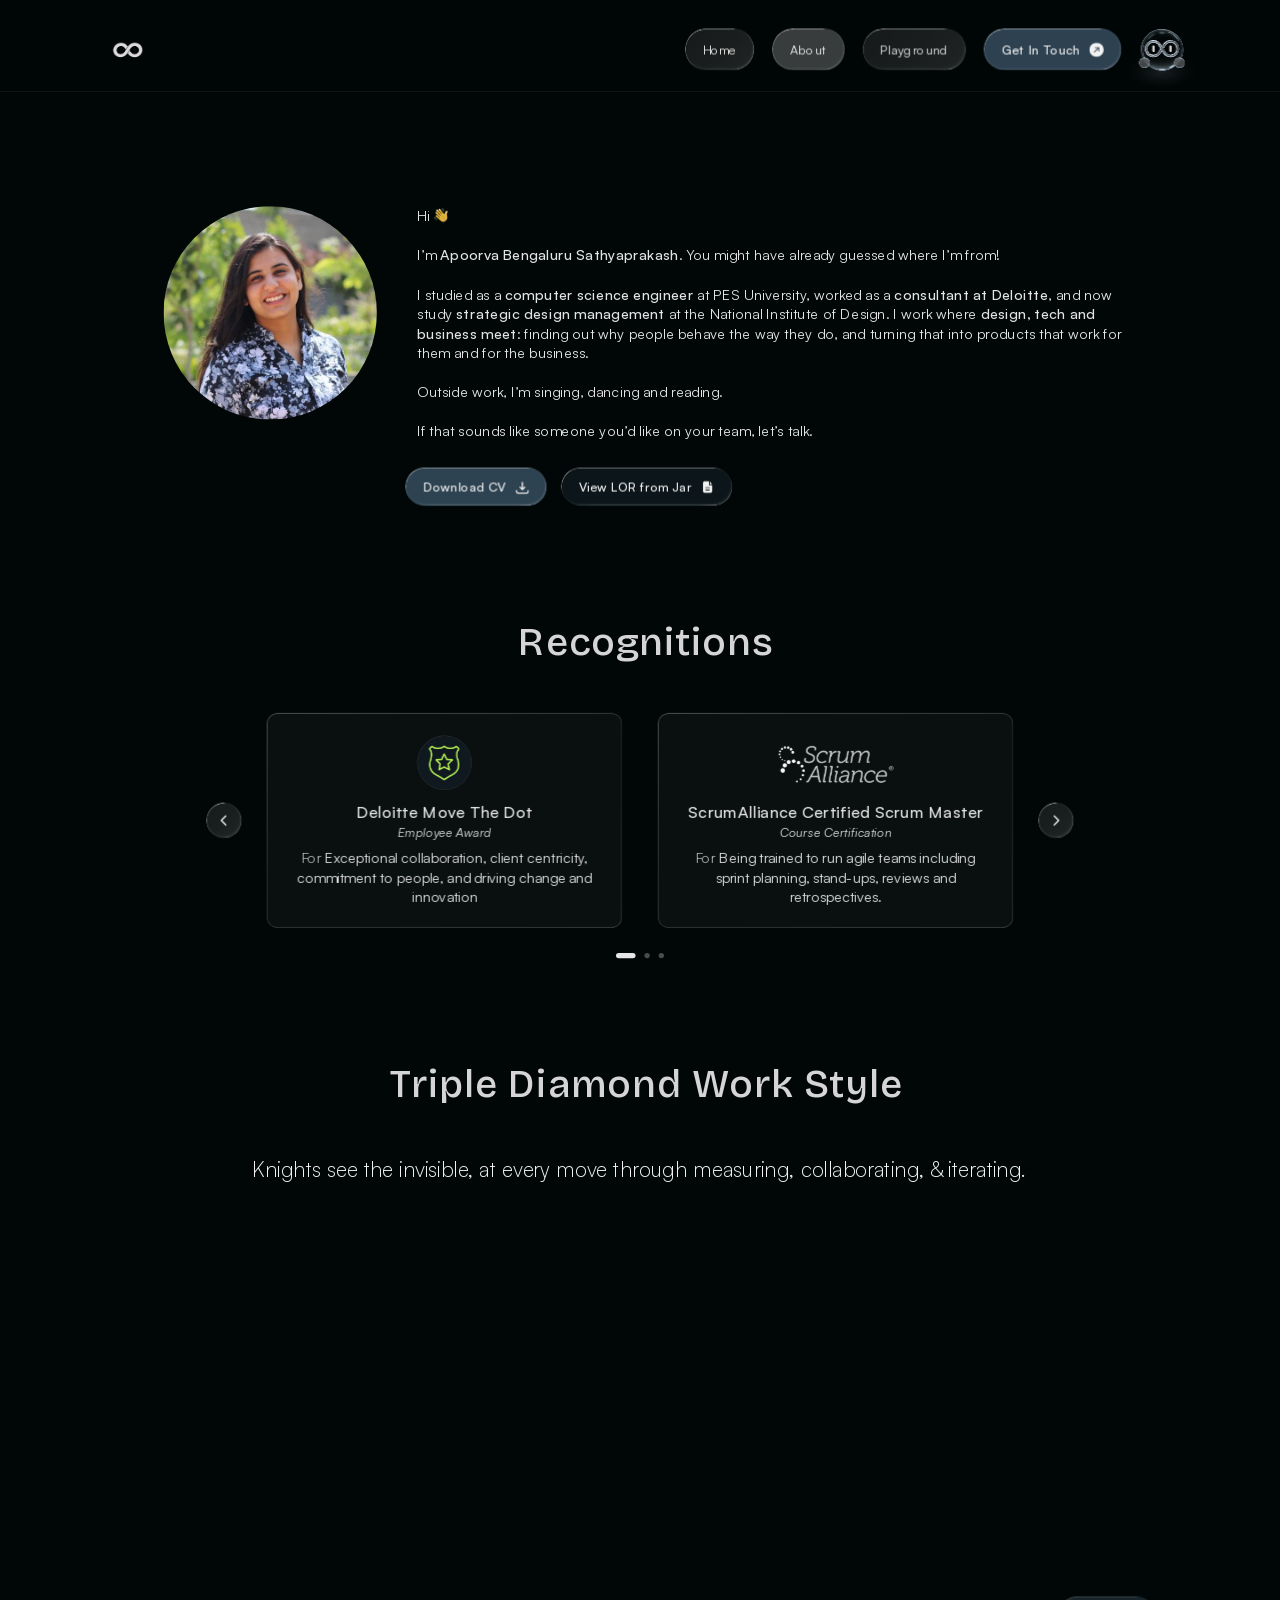
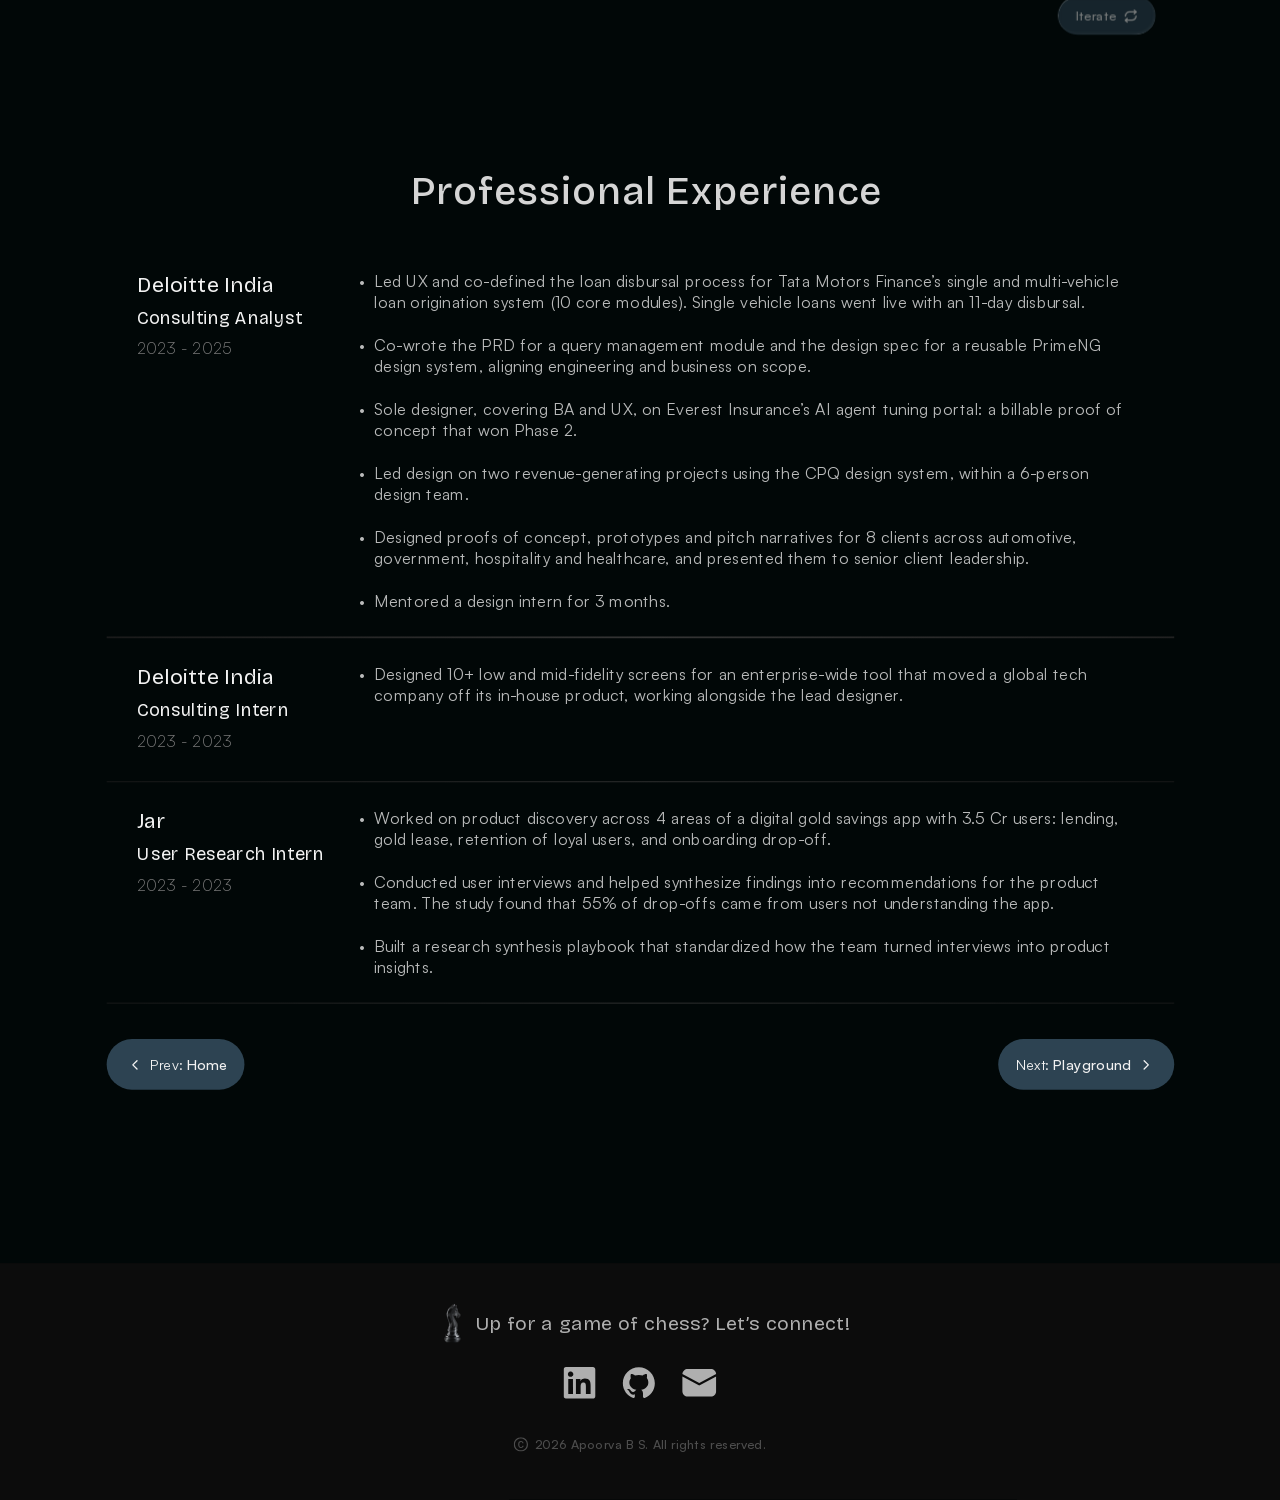
<file: about.html>
<!doctype html>
<html lang="en"><head><meta charset="utf-8">
<meta name="viewport" content="width=device-width, initial-scale=1">
<link rel="stylesheet" href="fonts/fonts.css">
<script>
// start loading every face the page uses straight away, and let the page wait for exactly these before measuring anything
window.FONTS = document.fonts ? Promise.all(['300 16px Satoshi', '400 16px Satoshi', 'italic 400 16px Satoshi', '500 16px Satoshi', '700 16px Satoshi',
  '400 16px "Bricolage Grotesque"', '500 16px "Bricolage Grotesque"'].map(f => document.fonts.load(f).catch(() => {}))).then(() => document.fonts.ready) : Promise.resolve();
</script>
<link rel="icon" type="image/png" sizes="256x256" href="favicon-256.png">
<link rel="icon" type="image/png" sizes="32x32" href="favicon-32.png">
<link rel="apple-touch-icon" href="apple-touch-icon.png">
<title>About | Apoorva B S</title>
<link rel="preload" as="image" href="knight-fig-src.webp">
<script>document.documentElement.dataset.theme = 'dark';</script>
<style>
  /* same two themes as the home page */
  :root { --bg: #010707; --bgrgb: 1,7,7; --ink: #f2f2f2; --text: #e4e4e4; --head: #d5d5d5; --blue: #729FC3;
          --hi: 255,255,255; --hiA: 1; --logoF: contrast(1); color-scheme: dark; }
  :root[data-theme="light"] { --bg: #f4f6f6; --bgrgb: 244,246,246; --ink: #010707; --text: #0d1515; --head: #2a3232; --blue: #4f7fa8;
          --hi: 1,7,7; --hiA: .38; --logoF: invert(1) hue-rotate(180deg); color-scheme: light; }
  @view-transition { navigation: auto; }
  .nav { view-transition-name: site-nav; } .logo { view-transition-name: site-logo; } .themeBtn { view-transition-name: site-theme; }
  ::view-transition-group(site-nav), ::view-transition-group(site-logo), ::view-transition-group(site-theme) { animation: none; }
  ::view-transition-old(site-nav), ::view-transition-old(site-logo), ::view-transition-old(site-theme) { display: none; }
  ::view-transition-new(site-nav), ::view-transition-new(site-logo), ::view-transition-new(site-theme) { animation: none; }
  ::view-transition-old(root), ::view-transition-new(root) { animation-duration: .7s; animation-timing-function: cubic-bezier(.4,0,.2,1); }
  * { box-sizing: border-box; font-synthesis: none; }
  html, body { margin: 0; background: var(--bg); overflow-x: hidden; }
  body { -webkit-font-smoothing: antialiased; -moz-osx-font-smoothing: grayscale; }
  /* 1440-wide Figma frame "About", scaled to the window width for previewing */
  .stage { width: 1440px; height: 3487.41px; position: relative; overflow: hidden; background: var(--bg); transform-origin: top left; }
  .abs { position: absolute !important; }
  .forLight { display: none !important; }
  :root[data-theme="light"] .forLight { display: block !important; }
  :root[data-theme="light"] .forDark { display: none !important; }

  /* nav (same as the home page; "About" is the page you're on) */
  .logo { left: 120px; top: 32px; width: 48px; height: 48px; border-radius: 40px; }
  .logo img { filter: var(--logoF); position: absolute; left: 6.84px; top: 14.76px; width: 34.32px; height: 18.48px; display: block; }
  .nav { left: 841px; top: 32px; display: flex; gap: 20px; align-items: center; }
  /* the top bar stays put while the page scrolls under it: frosted glass, drawn at the stage's scale (--s, set with the stage) */
  .topbar { position: fixed; left: 0; top: 0; z-index: 50; width: 100%; height: calc(104px * var(--s, 1)); background: rgba(1,7,7,.55);
            -webkit-backdrop-filter: blur(16px); backdrop-filter: blur(16px); border-bottom: 1px solid rgba(255,255,255,.06); }
  .topbar .tbIn { position: absolute; left: 0; top: 0; width: 1440px; height: 104px; transform: scale(var(--s, 1)); transform-origin: 0 0; }
  .nav a { font-family: 'Satoshi', sans-serif; font-weight: 400; font-size: 14px; line-height: 19px; letter-spacing: 0.28px;
           color: var(--ink); padding: 14px 20px; border-radius: 50px; text-decoration: none; white-space: nowrap;
           display: flex; align-items: center; gap: 10px; transition: background .25s; }
  .nav a.glass:hover { background: linear-gradient(135deg, rgba(var(--hi), calc(0.12 * var(--hiA))), rgba(var(--hi), calc(0.17 * var(--hiA)))); }
  .nav a.glass.current { background: rgba(var(--hi), calc(0.22 * var(--hiA))); }
  :root[data-theme="light"] .nav a.glass.current { background: rgba(1,7,7,0.09); }
  .nav a.cta { font-weight: 500; background: rgba(114,159,195,0.4); }
  .nav a.cta:hover { background: rgba(114,159,195,0.52); }
  .nav a.cta svg { width: 16px; height: 16px; display: block; }
  .themeBtn { left: 774px; top: 32px; width: 47px; height: 47px; border-radius: 50%; border: 0; padding: 0; cursor: pointer;
              display: grid; place-items: center; color: var(--ink); }
  .themeBtn svg { width: 18px; height: 18px; grid-area: 1 / 1; transition: opacity .5s ease, transform .6s cubic-bezier(.3,.7,.2,1); }
  .themeBtn .moon { opacity: 0; transform: rotate(-70deg) scale(.6); }
  :root[data-theme="light"] .themeBtn .sun { opacity: 0; transform: rotate(70deg) scale(.6); }
  :root[data-theme="light"] .themeBtn .moon { opacity: 1; transform: none; }
  .themeBtn:hover { background: linear-gradient(135deg, rgba(var(--hi), calc(0.12 * var(--hiA))), rgba(var(--hi), calc(0.17 * var(--hiA)))); }
  .themeBtn:focus-visible, .btn:focus-visible, .nav a:focus-visible { outline: 2px solid var(--blue); outline-offset: 3px; }

  /* Figma "Glass" on pills (same recipe as the home page) */
  .glass { position: relative; isolation: isolate;
    background: linear-gradient(135deg, rgba(var(--hi), calc(0.085 * var(--hiA))) 0%, rgba(var(--hi), calc(0.10 * var(--hiA))) 55%, rgba(var(--hi), calc(0.13 * var(--hiA))) 100%);
    -webkit-backdrop-filter: blur(4px); backdrop-filter: blur(4px); }
  .glass::before { content: ""; position: absolute; inset: 0; border-radius: inherit; padding: 1px; pointer-events: none; clip-path: var(--ring, none);
    background: conic-gradient(from 0deg,
      rgba(var(--hi), calc(.37 * var(--hiA))) 0deg, rgba(var(--hi), calc(.37 * var(--hiA))) calc(var(--c,72deg) + 0.5deg),
      rgba(var(--hi), calc(.03 * var(--hiA))) calc(var(--c,72deg) + 6deg), rgba(var(--hi), calc(.03 * var(--hiA))) calc(var(--c,72deg) + 11deg),
      rgba(var(--hi), calc(.28 * var(--hiA))) 90deg, rgba(var(--hi), calc(.30 * var(--hiA))) calc(180deg - var(--c,72deg) - 12deg),
      rgba(var(--hi), calc(.50 * var(--hiA))) calc(180deg - var(--c,72deg) - 7deg), rgba(var(--hi), calc(.50 * var(--hiA))) calc(180deg - var(--c,72deg) - 2deg),
      rgba(var(--hi), calc(.25 * var(--hiA))) calc(180deg - var(--c,72deg) + 3deg), rgba(var(--hi), calc(.25 * var(--hiA))) calc(180deg + var(--c,72deg) - 3deg),
      rgba(var(--hi), calc(.03 * var(--hiA))) calc(180deg + var(--c,72deg) + 5deg), rgba(var(--hi), calc(.03 * var(--hiA))) calc(180deg + var(--c,72deg) + 11deg),
      rgba(var(--hi), calc(.42 * var(--hiA))) 270deg,
      rgba(var(--hi), calc(.75 * var(--hiA))) calc(360deg - var(--c,72deg) - 10deg), rgba(var(--hi), calc(.75 * var(--hiA))) calc(360deg - var(--c,72deg) - 5deg),
      rgba(var(--hi), calc(.37 * var(--hiA))) calc(360deg - var(--c,72deg) - 0.5deg), rgba(var(--hi), calc(.37 * var(--hiA))) 360deg);
    -webkit-mask: linear-gradient(#000 0 0) content-box, linear-gradient(#000 0 0); -webkit-mask-composite: xor;
            mask: linear-gradient(#000 0 0) content-box exclude, linear-gradient(#000 0 0); -webkit-mask-composite: xor; mask-composite: exclude; }
  .glass::after { content: ""; position: absolute; inset: 1px; border-radius: inherit; pointer-events: none;
    box-shadow: inset -1px -1.5px 2px rgba(var(--hi), calc(0.07 * var(--hiA))); }
  :root[data-theme="light"] .glass { background: rgba(1,7,7,0.04); }
  :root[data-theme="light"] .glass::before { opacity: .25; }
  :root[data-theme="light"] .nav a.glass:hover, :root[data-theme="light"] .themeBtn:hover { background: rgba(1,7,7,0.07); }
  :root[data-theme="light"] .nav a.cta { background: rgba(79,127,168,0.4); }

  /* ---- intro: photo, the hello, two buttons */
  .photo { left: 184px; top: 232px; width: 240px; height: 240px; border-radius: 50%; overflow: hidden; }
  .photo img { width: 100%; height: 100%; display: block; }
  .hello { left: 469.2px; top: 232px; width: 808.6px; margin: 0; white-space: pre-line;
           font-family: 'Satoshi', sans-serif; font-weight: 400; font-size: 16px; line-height: 22px; letter-spacing: 0.32px; color: var(--text); }   /* Figma rounds 135% to 22px lines here */
  .hello b { font-weight: 500; }
  /* the waving hand: the real emoji keeps its place in the line; a glass picture of it sits on top and waves, ready from the first paint */
  .wave { position: relative; display: inline-block; }
  .wave .glyph { visibility: hidden; }
  .wave img { position: absolute; display: block; pointer-events: none; transform-origin: 66% 74%; will-change: transform; }
  .wave.ready .glyph { visibility: hidden; }
  .wave.waving img { animation: wave 3.6s infinite; }
  @keyframes wave {
    0%   { transform: rotate(0deg);   animation-timing-function: cubic-bezier(.45,0,.55,1); }
    9%   { transform: rotate(14deg);  animation-timing-function: cubic-bezier(.45,0,.55,1); }
    18%  { transform: rotate(-7deg);  animation-timing-function: cubic-bezier(.45,0,.55,1); }
    27%  { transform: rotate(12deg);  animation-timing-function: cubic-bezier(.45,0,.55,1); }
    36%  { transform: rotate(-4deg);  animation-timing-function: cubic-bezier(.45,0,.55,1); }
    45%  { transform: rotate(7deg);   animation-timing-function: cubic-bezier(.45,0,.55,1); }
    55%  { transform: rotate(0deg); }
    100% { transform: rotate(0deg); } }
  .btns { left: 456px; top: 526px; display: flex; gap: 16px; align-items: center; }
  .btn { height: 43px; padding: 12px 20px; border-radius: 50px; display: flex; align-items: center; gap: 10px; text-decoration: none;
         font-family: 'Satoshi', sans-serif; font-weight: 500; font-size: 14px; line-height: 19px; letter-spacing: 0.28px; color: var(--ink);
         transition: background .3s ease; }
  .btn svg { width: 16px; height: 16px; display: block; flex: none; }
  .btn.cv  { background: rgba(114,159,195,0.4); }
  .btn.lor { background: rgba(114,159,195,0.1); }
  .btn.cv:hover  { background: rgba(114,159,195,0.52); }
  .btn.lor:hover { background: rgba(114,159,195,0.2); }
  :root[data-theme="light"] .btn.cv  { background: rgba(79,127,168,0.4); }
  :root[data-theme="light"] .btn.lor { background: rgba(79,127,168,0.12); }

  /* section headings: Bricolage 44, centred where Figma centres them */
  .h2 { left: 227px; width: 1000px; margin: 0; text-align: center; font-family: 'Bricolage Grotesque', sans-serif; font-weight: 500;
        font-size: 44px; line-height: 1.35; letter-spacing: .88px; color: var(--head); }

  /* ---- recognitions: two at a time, the next pair drifts in from the left */
  .rc { width: 400px; padding: 24px; border-radius: 12px; display: flex; flex-direction: column; align-items: center; gap: 12px;
        background: rgba(255,255,255,.04); -webkit-backdrop-filter: blur(4px); backdrop-filter: blur(4px); isolation: isolate;
        opacity: 0; transform: translateX(var(--in, -56px)); filter: blur(6px); visibility: hidden; }
  .rc::before { content: ""; position: absolute; inset: 0; border-radius: inherit; padding: 1px; pointer-events: none;
    background: linear-gradient(160deg, rgba(255,255,255,.25), rgba(255,255,255,.13) 50%, rgba(255,255,255,.18));
    -webkit-mask: linear-gradient(#000 0 0) content-box, linear-gradient(#000 0 0); -webkit-mask-composite: xor;
            mask: linear-gradient(#000 0 0) content-box exclude, linear-gradient(#000 0 0); -webkit-mask-composite: xor; mask-composite: exclude; }
  :root[data-theme="light"] .rc { background: rgba(1,7,7,.04); }
  :root[data-theme="light"] .rc::before { background: linear-gradient(160deg, rgba(1,7,7,.14), rgba(1,7,7,.07) 50%, rgba(1,7,7,.1)); }
  .rc.show  { visibility: visible; opacity: 1; transform: none; filter: blur(0);
              transition: opacity 1.2s cubic-bezier(.33,0,.2,1), transform 1.5s cubic-bezier(.22,.61,.24,1), filter 1.2s ease, visibility 0s; }
  .rc.leave { visibility: visible; opacity: 0; transform: translateX(var(--out, 56px)); filter: blur(6px);
              transition: opacity .95s cubic-bezier(.5,0,.75,.5), transform 1.15s cubic-bezier(.55,0,.6,.6), filter .95s ease, visibility 0s; }
  .rc.left  { left: 300px; } .rc.right { left: 740px; }
  .rc .lg { position: relative; flex: none; }
  .rc .lg img { position: absolute; display: block; }
  .rc .tx { display: flex; flex-direction: column; align-items: center; gap: 8px; width: 100%; color: var(--text); text-align: center; }
  .rc h3 { margin: 0; font-family: 'Satoshi', sans-serif; font-weight: 500; font-size: 18px; line-height: 1.35; letter-spacing: .36px; }
  .rc .k { margin: 2px 0 0; font-family: 'Satoshi', sans-serif; font-style: italic; font-weight: 400; font-size: 14px; line-height: 1.35; letter-spacing: .28px; }
  .rc .why { margin: 0; max-width: 340px; font-family: 'Satoshi', sans-serif; font-weight: 400; font-size: 16px; line-height: 22px; white-space: pre-line; }
  .rc .why i { font-style: normal; font-weight: 300; }

  .rc .paper { color: inherit; text-decoration: underline; text-decoration-color: rgba(var(--hi), calc(.35 * var(--hiA))); text-underline-offset: 3px; transition: text-decoration-color .3s; }
  .rc .paper:hover { text-decoration-color: currentColor; }
  /* carousel controls: round glass arrows either side, three dots underneath (the long one is the pair showing) */
  .arrow { top: 903px; width: 40px; height: 40px; border-radius: 50%; border: 0; padding: 0; cursor: pointer; color: var(--ink);
           display: grid; place-items: center; transition: background .3s ease, transform .3s ease; }
  .arrow svg { width: 16px; height: 16px; display: block; }
  .arrow.prev { left: 232px; } .arrow.next { left: 1168px; }
  .arrow:hover { background: linear-gradient(135deg, rgba(var(--hi), calc(0.14 * var(--hiA))), rgba(var(--hi), calc(0.19 * var(--hiA)))); }
  .arrow.prev:hover { transform: translateX(-2px); } .arrow.next:hover { transform: translateX(2px); }
  .arrow:focus-visible, .dots button:focus-visible, .iterate:focus-visible { outline: 2px solid var(--blue); outline-offset: 3px; }
  .dots { left: 0; width: 1440px; top: 1072px; display: flex; justify-content: center; gap: 10px; }
  .dots button { width: 6px; height: 6px; padding: 0; border: 0; border-radius: 3px; cursor: pointer; background: rgba(var(--hi), calc(.28 * var(--hiA)));
                 transition: width .6s cubic-bezier(.4,0,.2,1), background .6s ease; }
  .dots button[aria-current="true"] { width: 22px; background: rgba(var(--hi), calc(.9 * var(--hiA))); }
  :root[data-theme="light"] .dots button[aria-current="true"] { background: #010707; }
  /* "Iterate": replays the knight's walk, a different way each time */
  .iterate { left: 1190px; top: 2053.71px; height: 43px; padding: 12px 20px; border: 0; border-radius: 50px; display: flex; align-items: center; gap: 8px;
             cursor: pointer; font-family: 'Satoshi', sans-serif; font-weight: 500; font-size: 14px; line-height: 19px; letter-spacing: 0.28px; color: var(--ink);
             background: rgba(114,159,195,0.4); transition: background .3s ease, opacity .5s ease; }
  .iterate svg { width: 16px; height: 16px; display: block; transition: transform .8s cubic-bezier(.4,0,.2,1); }
  .iterate:hover { background: rgba(114,159,195,0.52); }
  .iterate:hover svg { transform: rotate(180deg); }
  .iterate[aria-disabled="true"] { cursor: default; opacity: .5; }
  :root[data-theme="light"] .iterate { background: rgba(79,127,168,0.4); }

  /* ---- everything below the recognitions moves up by the second row the carousel no longer needs */
  .lower { left: 0; top: -257.3px; width: 1440px; height: 3840px; pointer-events: none; }
  .lower > * { pointer-events: auto; }
  .lede { left: 120px; top: 1556.24px; width: 1200px; margin: 0; text-align: center; font-family: 'Satoshi', sans-serif; font-weight: 300;
          font-size: 24px; line-height: 32.4px; color: var(--ink); }
  /* the three glass diamonds (216 × 216 squares, corner 9.6, turned 45°) */
  .dia { width: 216px; height: 216px; border-radius: 9.6px; transform: rotate(45deg); top: 1688.97px;
         background: rgba(242,242,242,.08); -webkit-backdrop-filter: blur(4.8px); backdrop-filter: blur(4.8px);
         box-shadow: inset 0 0 18px rgba(255,255,255,.025); }
  .dia::before { content: ""; position: absolute; inset: 0; border-radius: inherit; padding: 1px; pointer-events: none;
    background: linear-gradient(to right, rgba(255,255,255,.42), rgba(255,255,255,.16) 30%, rgba(255,255,255,.09) 65%, rgba(255,255,255,.16));
    -webkit-mask: linear-gradient(#000 0 0) content-box, linear-gradient(#000 0 0); -webkit-mask-composite: xor;
            mask: linear-gradient(#000 0 0) content-box exclude, linear-gradient(#000 0 0); -webkit-mask-composite: xor; mask-composite: exclude; }
  :root[data-theme="light"] .dia { background: rgba(1,7,7,.035); box-shadow: none; }
  :root[data-theme="light"] .dia::before { background: linear-gradient(to right, rgba(1,7,7,.2), rgba(1,7,7,.1) 30%, rgba(1,7,7,.07) 65%, rgba(1,7,7,.1)); }
  .split { width: 1px; height: 297px; background: repeating-linear-gradient(to bottom, rgba(242,242,242,.3) 0 6px, transparent 6px 12px); }
  :root[data-theme="light"] .split { background: repeating-linear-gradient(to bottom, rgba(1,7,7,.3) 0 6px, transparent 6px 12px); }
  /* phase names: hidden until the knight stands in that half */
  /* phase names: Satoshi Regular 16, 4% letter-spacing (Figma). Always there at 40%; full strength while the knight stands in that half */
  .phase { margin: 0; font-family: 'Satoshi', sans-serif; font-weight: 400; font-size: 16px; line-height: 22px; letter-spacing: 0.64px; color: var(--ink);
           white-space: nowrap; opacity: .4; transition: opacity .9s cubic-bezier(.4,0,.2,1); }
  .phase.on { opacity: 1; transition-duration: 1.1s; }
  .stagehd { margin: 0; font-family: 'Satoshi', sans-serif; font-weight: 700; font-size: 18px; line-height: 24px; text-transform: uppercase;
             color: var(--ink); white-space: nowrap; top: 1989.71px; }

  /* knight "final 1" — your home-page knight at 0.48 × the size (110.3 × 165.44), same 0.52° tilt */
  /* knight "final 1": 132.35 × 198.53 (0.576 × the home-page knight), rotated 0.52°, top-left at (135, 1648.01) */
  .kWrap { left: 135px; top: 1648.01px; width: 134.16px; height: 199.73px; transform-origin: 66.70px 182.51px; will-change: transform; z-index: 2; }
  .kScale { position: absolute; left: 0; top: 0; width: 232.93px; height: 346.76px; transform: scale(0.57598); transform-origin: 0 0; }
  .rig { left: 0; top: 0; width: 232.93px; height: 346.76px; will-change: transform, opacity; opacity: 0; transform-origin: 50% 58%; }
  .rig .inner { position: absolute; left: 1.575px; top: 1.045px; width: 229.78px; height: 344.67px; transform: rotate(-0.525deg); isolation: isolate; }
  .rig canvas { position: absolute; left: 41.74px; top: 17.05px; width: 145.41px; height: 308.76px; display: block; }
  .rig .still { position: absolute; inset: 0; opacity: 0; }
  .rig .still, .rig .pan, .rig .top { will-change: opacity; }
  /* the knight's layers add up instead of stacking: fading one out while the next fades in is a true cross-fade, never a double image */
  .rig canvas, .rig .still, .rig .top { mix-blend-mode: plus-lighter; }
  .rig .still img { position: absolute; inset: 0; width: 100%; height: 100%; object-fit: cover; display: block; }
  /* the camera rising to look straight down on the knight, and the top view it walks in (same box: base centre stays put) */
  .rig .pan, .rig .top { position: absolute; left: 41.74px; top: 17.05px; width: 145.41px; height: 365.76px; display: block; opacity: 0; }
  .rig .hopShade { position: absolute; left: 41.74px; top: 17.05px; width: 145.41px; height: 365.76px; display: block; opacity: 0; filter: brightness(0) blur(9px); will-change: transform, opacity; }
  :root[data-theme="light"] .rig canvas, :root[data-theme="light"] .rig .top { filter: url(#knightLight); }
  #turn, [id^="clip-"] { position: absolute; width: 1px; height: 1px; opacity: 0; pointer-events: none; }

  /* ---- professional experience (Figma "Frame 124"): three rows, each with a soft gradient rule underneath */
  :root { --exHead: #f2f2f2; --exBody: rgba(217,217,217,.85); --exDate: #787878; --rule: linear-gradient(90deg, #1a1a1a, #343434 51%, #1a1a1a);
          --foot: #0c0c0c; --footInk: #aeaeae; --footIcon: #afafaf; --footFine: #4d4d4d; }
  :root[data-theme="light"] { --exHead: #0d1515; --exBody: rgba(13,21,21,.85); --exDate: #6f7777; --rule: linear-gradient(90deg, #e3e6e6, #c6cbcb 51%, #e3e6e6);
          --foot: #e9ecec; --footInk: #6b7272; --footIcon: #9aa1a1; --footFine: #a7adad; }
  .exRow { left: 120px; width: 1201px; padding: 0 0 24px 24px; display: flex; }
  .exRow::after { content: ""; position: absolute; left: 0; right: 0; bottom: 0; height: 1px; background: var(--rule); }
  .exRow.first::after { height: 2px; background: linear-gradient(90deg, #1a1a1a, #343434 51%, #212121); }
  :root[data-theme="light"] .exRow.first::after { background: var(--rule); }
  .exWho { flex: none; display: flex; flex-direction: column; align-items: flex-start; }
  .exWho h3 { margin: 0; padding: 10px 10px 4px; font-family: 'Bricolage Grotesque', sans-serif; font-weight: 400; font-size: 24px; line-height: 32px; letter-spacing: .48px; color: var(--exHead); }
  .exWho .role { margin: 0; padding: 4px 10px; font-family: 'Bricolage Grotesque', sans-serif; font-weight: 400; font-size: 20px; line-height: 27px; letter-spacing: .4px; color: var(--exHead); }
  .exWho .when { margin: 0; padding: 4px 10px 10px; font-family: 'Satoshi', sans-serif; font-weight: 300; font-size: 18px; line-height: 24px; letter-spacing: .36px; color: var(--exDate); }
  .exWhat { position: absolute; left: 274px; top: 10px; width: 881px; margin: 0; padding: 0; list-style: none;
            font-family: 'Satoshi', sans-serif; font-weight: 400; font-size: 18px; line-height: 24px; letter-spacing: .36px; color: var(--exBody); }
  .exWhat li { position: relative; padding-left: 27px; }
  .exWhat li + li { margin-top: 24px; }                     /* Figma keeps an empty line between points */
  .exWhat li::before { content: "•"; position: absolute; left: 10px; }
  /* prev / next: the same blue glass pills as "Get In Touch" */
  .pager { left: 120px; top: 3226.71px; width: 1201px; display: flex; justify-content: space-between; }
  .pager a { height: 56.28px; padding: 14px 20px; border-radius: 50px; display: flex; align-items: center; text-decoration: none; color: var(--ink);
             font-family: 'Satoshi', sans-serif; font-weight: 400; font-size: 16px; line-height: 22px; letter-spacing: .32px; background: rgba(114,159,195,0.4); transition: background .3s ease; }
  .pager a b { font-weight: 500; }
  .pager a:hover { background: rgba(114,159,195,0.52); }
  .pager a:focus-visible { outline: 2px solid var(--blue); outline-offset: 3px; }
  :root[data-theme="light"] .pager a { background: rgba(79,127,168,0.4); }
  .pager svg { width: 28.28px; height: 20px; display: block; flex: none; overflow: visible; }   /* Figma: 28.28px between padding and text */
  /* footer (Figma "Frame 117") */
  .foot { left: 0; top: 3478.71px; width: 1440px; height: 266px; background: var(--foot); }
  .foot .reach { position: absolute; left: 0; width: 1440px; top: 109px; margin: 0; text-align: center; font-family: 'Satoshi', sans-serif; font-weight: 500;
                 font-size: 16px; line-height: 21.6px; letter-spacing: .32px; color: var(--footInk); }
  .foot .icons { position: absolute; left: 634.15px; top: 117px; width: 171.7px; height: 35.35px; display: block; }
  .foot .icons a { fill: var(--footIcon); transition: fill .25s ease; }
  .foot .icons a:hover { fill: #e4e4e4; }
  .foot .fine { position: absolute; left: 0; width: 1440px; top: 194px; margin: 0; display: flex; justify-content: center; align-items: center; gap: 8px;
                font-family: 'Satoshi', sans-serif; font-weight: 500; font-size: 14px; line-height: 19px; letter-spacing: .28px; color: var(--footFine); }
  .foot .fine svg { width: 16px; height: 16px; display: block; fill: var(--footFine); }
  /* footer (Figma "Frame 117", 3 Nov): "Up for a game of chess?" with a small glass knight turning round and round, leaning slightly back */
  .foot .chess { position: absolute; left: 534px; top: 53px; margin: 0; font-family: 'Bricolage Grotesque', sans-serif; font-weight: 400; font-size: 22px;
                 line-height: 30px; letter-spacing: .44px; color: #afafaf; white-space: nowrap; }
  .foot .kspin { position: absolute; left: 494px; top: 45px; width: 30px; height: 45px; overflow: hidden; }
  .foot .kspin img { position: absolute; left: 0; top: 0; width: 2160px; height: 45px; max-width: none; animation: kspin 3.5s steps(72) infinite; }
  @keyframes kspin { to { transform: translateX(-2160px); } }
  @media (prefers-reduced-motion: reduce) { .foot .kspin img { animation: none; } }

  /* gentle entrances */
  .pre { opacity: 0; }
  @media (prefers-reduced-motion: reduce) { .wave.waving img { animation: none; } }
  /* the theme switch is off (3 Nov): the site stays in the dark design */
  .themeBtn, .themeTip { display: none !important; }
</style><link rel="stylesheet" href="loop/loop.css?v=7">
</head>
<body>
<svg width="0" height="0" style="position:absolute" aria-hidden="true"><filter id="knightLight" color-interpolation-filters="sRGB"><feComponentTransfer>
<feFuncR type="table" tableValues="0.0000 0.0530 0.1060 0.1591 0.2121 0.2651 0.3181 0.3711 0.4247 0.4622 0.4780 0.5114 0.5443 0.5737 0.6027 0.6299 0.6540 0.6762 0.6973 0.7180 0.7368 0.7540 0.7705 0.7847 0.8000 0.8114 0.8225 0.8383 0.8462 0.8599 0.8660 0.8788 0.8827 0.8971 0.8987 0.9091 0.9192 0.9236 0.9329 0.9387 0.9465 0.9490 0.9569 0.9609 0.9661 0.9727 0.9767 0.9806 0.9843 0.9847 0.9885 0.9895 0.9926 0.9961 0.9964 1.0000 1.0000 1.0000 1.0000 1.0000 1.0000 1.0000 1.0000 1.0000 1.0000"/>
<feFuncG type="table" tableValues="0.0000 0.0493 0.0986 0.1479 0.1972 0.2465 0.2958 0.3451 0.3945 0.4498 0.4853 0.5113 0.5430 0.5743 0.6045 0.6313 0.6564 0.6796 0.7014 0.7212 0.7400 0.7579 0.7739 0.7885 0.8040 0.8162 0.8303 0.8422 0.8501 0.8608 0.8721 0.8828 0.8927 0.8957 0.9096 0.9138 0.9222 0.9274 0.9348 0.9421 0.9484 0.9541 0.9607 0.9608 0.9687 0.9728 0.9766 0.9805 0.9845 0.9846 0.9884 0.9885 0.9924 0.9931 0.9963 1.0000 1.0000 1.0000 1.0000 1.0000 1.0000 1.0000 1.0000 1.0000 1.0000"/>
<feFuncB type="table" tableValues="0.0000 0.0483 0.0965 0.1448 0.1930 0.2414 0.2897 0.3379 0.3862 0.4345 0.4745 0.5183 0.5444 0.5761 0.6058 0.6346 0.6603 0.6844 0.7075 0.7280 0.7469 0.7663 0.7819 0.7976 0.8134 0.8241 0.8389 0.8487 0.8620 0.8718 0.8855 0.8911 0.8975 0.9096 0.9135 0.9239 0.9266 0.9369 0.9422 0.9487 0.9522 0.9607 0.9661 0.9687 0.9726 0.9765 0.9805 0.9819 0.9845 0.9882 0.9885 0.9924 0.9925 0.9963 0.9963 1.0000 1.0000 1.0000 1.0000 1.0000 1.0000 1.0000 1.0000 1.0000 1.0000"/>
</feComponentTransfer></filter></svg>
<div id="shell"><div class="stage" id="stage">
<script>(() => { const s = innerWidth / 1440, st = document.getElementById('stage'); st.style.transform = `scale(${s})`; document.getElementById('shell').style.height = 3487.41 * s + 'px'; })();</script>

  <button class="themeBtn glass abs" id="themeBtn" style="--c:0.00deg" type="button" aria-label="Switch to light theme">
    <svg class="sun" viewBox="0 0 24 24" fill="none" stroke="currentColor" stroke-width="1.6" stroke-linecap="round"><circle cx="12" cy="12" r="4.2"/><path d="M12 2.5v2.2M12 19.3v2.2M4.6 4.6l1.6 1.6M17.8 17.8l1.6 1.6M2.5 12h2.2M19.3 12h2.2M4.6 19.4l1.6-1.6M17.8 6.2l1.6-1.6"/></svg>
    <svg class="moon" viewBox="0 0 24 24" fill="none" stroke="currentColor" stroke-width="1.6" stroke-linejoin="round"><path d="M20.2 14.6A8.4 8.4 0 0 1 9.4 3.8a8.4 8.4 0 1 0 10.8 10.8Z"/></svg>
  </button>
  <a class="logo abs" id="logo" href="home.html"><img src="logo-t@4x.png" alt="Logo — back to home"></a>
  <nav class="nav abs" id="nav">
    <a style="--c:33.41deg" href="home.html" class="glass">Home</a><a style="--c:34.25deg" href="about.html" class="glass current" aria-current="page">About</a><a style="--c:54.13deg" href="playground.html" class="glass">Playground</a>
    <a style="--c:65.47deg" href="#" class="glass cta">Get In Touch
      <svg viewBox="0 0 16 16"><path d="M0 8C0 10.1217 0.842855 12.1566 2.34315 13.6569C3.84344 15.1571 5.87827 16 8 16C10.1217 16 12.1566 15.1571 13.6569 13.6569C15.1571 12.1566 16 10.1217 16 8C16 5.87827 15.1571 3.84344 13.6569 2.34315C12.1566 0.842855 10.1217 0 8 0C5.87827 0 3.84344 0.842855 2.34315 2.34315C0.842855 3.84344 0 5.87827 0 8ZM5.904 10.803C5.85788 10.8508 5.8027 10.8888 5.7417 10.9151C5.6807 10.9413 5.61509 10.955 5.5487 10.9556C5.48231 10.9562 5.41647 10.9436 5.35502 10.9184C5.29357 10.8933 5.23775 10.8561 5.1908 10.8092C5.14386 10.7623 5.10673 10.7064 5.08159 10.645C5.05645 10.5835 5.0438 10.5177 5.04437 10.4513C5.04495 10.3849 5.05874 10.3193 5.08495 10.2583C5.11115 10.1973 5.14924 10.1421 5.197 10.096L9.293 6H6.525C6.39239 6 6.26521 5.94732 6.17145 5.85355C6.07768 5.75979 6.025 5.63261 6.025 5.5C6.025 5.36739 6.07768 5.24021 6.17145 5.14645C6.26521 5.05268 6.39239 5 6.525 5H10.5C10.6326 5 10.7598 5.05268 10.8536 5.14645C10.9473 5.24021 11 5.36739 11 5.5V9.475C11 9.60761 10.9473 9.73479 10.8536 9.82855C10.7598 9.92232 10.6326 9.975 10.5 9.975C10.3674 9.975 10.2402 9.92232 10.1464 9.82855C10.0527 9.73479 10 9.60761 10 9.475V6.707L5.904 10.803Z" fill="currentColor"/></svg>
    </a>
  </nav>
<script>// lift the logo and nav out of the scaled stage into the fixed top bar (a fixed bar can't live inside a scaled box)
(() => { const bar = document.createElement('header'), inner = document.createElement('div'); bar.className = 'topbar'; bar.id = 'topbar'; inner.className = 'tbIn'; bar.append(inner);
  ['themeBtn', 'themeTip', 'logo', 'nav'].forEach(id => { const el = document.getElementById(id); if (el) inner.append(el); });
  document.documentElement.style.setProperty('--s', innerWidth / 1440); document.body.append(bar); })();</script>

  <!-- intro -->
  <div class="photo abs" id="photo"><img src="[data-uri]" width="240" height="240" decoding="sync" alt="Apoorva smiling, outdoors"></div>
  <p class="hello abs" id="hello">Hi <span class="wave waving" id="wave"><span class="glyph">👋</span><img src="[data-uri]" alt="" decoding="sync" style="left:-6px;top:-7px;width:32px;height:34px"></span>

I’m <b>Apoorva Bengaluru Sathyaprakash</b>. You might have already guessed where I’m from!

I studied as a <b>computer science engineer</b> at PES University, worked as a <b>consultant at Deloitte</b>, and now study <b>strategic design management</b> at the National Institute of Design. I work where <b>design, tech and business meet</b>: finding out why people behave the way they do, and turning that into products that work for them and for the business.

Outside work, I’m singing, dancing and reading.

If that sounds like someone you’d like on your team, let’s talk.</p>
  <div class="btns abs" id="btns">
    <a class="btn cv glass" href="cv/Apoorva-B-S-CV.pdf?v=8" target="_blank" rel="noopener">Download CV<svg viewBox="0 0 16 16" fill="none"><path transform="translate(1.25 2)" d="M7.41684 8.75V0.75M10.0835 6.08333L7.41684 8.75L4.75018 6.08333M0.750177 10.0833L1.16418 11.74C1.23628 12.0285 1.40273 12.2845 1.63706 12.4675C1.8714 12.6505 2.16018 12.75 2.45751 12.75H12.3755C12.6728 12.75 12.9616 12.6505 13.196 12.4675C13.4303 12.2845 13.5967 12.0285 13.6688 11.74L14.0835 10.0833" stroke="currentColor" stroke-width="1.5" stroke-linecap="round" stroke-linejoin="round"/></svg></a>
    <a class="btn lor glass" href="cv/LOR-Jar.pdf" target="_blank" rel="noopener">View LOR from Jar<svg viewBox="0 0 16 16"><path transform="translate(2.83 1.5)" fill-rule="evenodd" clip-rule="evenodd" d="M6.66667 0.166667C6.66667 0.122464 6.64911 0.0800716 6.61785 0.0488156C6.58659 0.0175595 6.5442 0 6.5 0H1.83333C1.3471 0 0.880787 0.193154 0.536971 0.536971C0.193154 0.880788 0 1.3471 0 1.83333V11.1667C0 11.6529 0.193154 12.1192 0.536971 12.463C0.880787 12.8068 1.3471 13 1.83333 13H8.5C8.98623 13 9.45255 12.8068 9.79636 12.463C10.1402 12.1192 10.3333 11.6529 10.3333 11.1667V4.598C10.3333 4.5538 10.3158 4.51141 10.2845 4.48015C10.2533 4.44889 10.2109 4.43133 10.1667 4.43133H7.16667C7.03406 4.43133 6.90688 4.37865 6.81311 4.28489C6.71934 4.19112 6.66667 4.06394 6.66667 3.93133V0.166667ZM7.16667 6.66667C7.29927 6.66667 7.42645 6.71935 7.52022 6.81311C7.61399 6.90688 7.66667 7.03406 7.66667 7.16667C7.66667 7.29928 7.61399 7.42645 7.52022 7.52022C7.42645 7.61399 7.29927 7.66667 7.16667 7.66667H3.16667C3.03406 7.66667 2.90688 7.61399 2.81311 7.52022C2.71935 7.42645 2.66667 7.29928 2.66667 7.16667C2.66667 7.03406 2.71935 6.90688 2.81311 6.81311C2.90688 6.71935 3.03406 6.66667 3.16667 6.66667H7.16667ZM7.16667 9.33333C7.29927 9.33333 7.42645 9.38601 7.52022 9.47978C7.61399 9.57355 7.66667 9.70073 7.66667 9.83333C7.66667 9.96594 7.61399 10.0931 7.52022 10.1869C7.42645 10.2807 7.29927 10.3333 7.16667 10.3333H3.16667C3.03406 10.3333 2.90688 10.2807 2.81311 10.1869C2.71935 10.0931 2.66667 9.96594 2.66667 9.83333C2.66667 9.70073 2.71935 9.57355 2.81311 9.47978C2.90688 9.38601 3.03406 9.33333 3.16667 9.33333H7.16667Z" fill="currentColor"/><path transform="translate(10.5 1.7)" d="M0 0.154448C0 0.031781 0.128667 -0.046219 0.224 0.0304477C0.304889 0.095781 0.376667 0.171781 0.439334 0.258448L2.448 3.05645C2.49333 3.12045 2.444 3.20311 2.36533 3.20311H0.166667C0.122464 3.20311 0.0800715 3.18555 0.0488154 3.1543C0.0175593 3.12304 0 3.08065 0 3.03645V0.154448Z" fill="currentColor"/></svg></a>
  </div>

  <!-- recognitions -->
  <h2 class="h2 abs" style="top:693px">Recognitions</h2>
  <div id="recs" role="region" aria-roledescription="carousel" aria-label="Recognitions">
    <article class="rc abs left"  style="top:802px"><div class="lg" style="width:62.1px;height:62.9px"><img class="forDark" src="[data-uri]" decoding="sync" alt="Deloitte award badge" style="left:-0.5px;top:-0.5px;width:63px;height:64px"><img class="forLight" src="about-light/deloitte.png" alt="" style="left:-0.5px;top:-0.5px;width:63px;height:64px"></div>
      <div class="tx"><div><h3>Deloitte Move The Dot</h3><p class="k">Employee Award</p></div><p class="why"><i>For </i>Exceptional collaboration, client centricity, commitment to people, and driving change and innovation</p></div></article>
    <article class="rc abs right" style="top:802px"><div class="lg" style="width:133.9px;height:63.1px"><img class="forDark" src="[data-uri]" decoding="sync" alt="Scrum Alliance" style="left:-0.5px;top:2px;width:135px;height:61.5px"><img class="forLight" src="about-light/scrum.png" alt="" style="left:-0.5px;top:2px;width:135px;height:61.5px"></div>
      <div class="tx"><div><h3>ScrumAlliance Certified Scrum Master</h3><p class="k">Course Certification</p></div><p class="why"><i>For </i>Being trained to run agile teams including sprint planning, stand-ups, reviews and retrospectives.</p></div></article>
    <article class="rc abs left"  style="top:802px"><div class="lg" style="width:63.2px;height:63.2px"><img class="forDark" src="[data-uri]" decoding="sync" alt="McKinsey Forward badge" style="left:-0.5px;top:-0.5px;width:64.25px;height:64.25px"><img class="forLight" src="about-light/mckinsey.png" alt="" style="left:-0.5px;top:-0.5px;width:64.25px;height:64.25px"></div>
      <div class="tx"><div><h3>McKinsey Forward</h3><p class="k">Learning Badge</p></div><p class="why"><i>For </i>Structured problem solving, communication and adaptability, McKinsey’s way</p></div></article>
    <article class="rc abs right" style="top:802px"><div class="lg" style="width:210px;height:61px"><img class="forDark" src="[data-uri]" decoding="sync" alt="IEEE Xplore" style="left:-0.5px;top:-0.5px;width:211px;height:62px"><img class="forLight" src="about-light/ieee.png" alt="" style="left:-0.5px;top:-0.5px;width:211px;height:62px"></div>
      <div class="tx"><div><h3>Published Paper</h3><p class="k">IEEE ICAECIS 2023</p></div><p class="why"><i>For </i>Image Caption Generation in Kannada using Deep Learning Frameworks
<i>4 Citations | 157 Full-text views | <a class="paper" href="papers/IEEEpaper.pdf" target="_blank" rel="noopener">View Paper</a></i></p></div></article>
    <article class="rc abs left"  style="top:802px"><div class="lg" style="width:121.5px;height:62.3px"><img class="forDark" src="[data-uri]" decoding="sync" alt="PES University" style="left:-0.5px;top:-0.5px;width:122.5px;height:63.25px"><img class="forLight" src="about-light/pes.png" alt="" style="left:-0.5px;top:-0.5px;width:122.5px;height:63.25px"></div>
      <div class="tx"><div><h3>Design Thinking 101 Facilitator</h3><p class="k">Orientation Workshop</p></div><p class="why"><i>For </i>Introducing Design Thinking to over 1200+ incoming engineering students for cultivating creativity</p></div></article>
    <article class="rc abs right" style="top:802px"><div class="lg" style="width:121.5px;height:62.3px"><img class="forDark" src="[data-uri]" decoding="sync" alt="PES University" style="left:-0.5px;top:-0.5px;width:122.5px;height:63.25px"><img class="forLight" src="about-light/pes.png" alt="" style="left:-0.5px;top:-0.5px;width:122.5px;height:63.25px"></div>
      <div class="tx"><div><h3>Teaching Assistant, PES University</h3><p class="k">Software Engineering</p></div><p class="why"><i>For </i>Building theory and lab material for all prescribed course units, grounded in design thinking</p></div></article>
    <button class="arrow prev glass abs" type="button" aria-label="Previous recognitions"><svg viewBox="0 0 16 16" fill="none" stroke="currentColor" stroke-width="1.5" stroke-linecap="round" stroke-linejoin="round"><path d="M10 3 5 8l5 5"/></svg></button>
    <button class="arrow next glass abs" type="button" aria-label="Next recognitions"><svg viewBox="0 0 16 16" fill="none" stroke="currentColor" stroke-width="1.5" stroke-linecap="round" stroke-linejoin="round"><path d="m6 3 5 5-5 5"/></svg></button>
    <div class="dots abs" role="group" aria-label="Choose recognitions"><button type="button" aria-label="Recognitions 1 and 2" aria-current="true"></button><button type="button" aria-label="Recognitions 3 and 4"></button><button type="button" aria-label="Recognitions 5 and 6"></button></div>
  </div>

  <div class="lower abs" id="lower">
    <h2 class="h2 abs" style="top:1447.24px">Triple Diamond Work Style</h2>
    <p class="lede abs">Knights see the invisible, at every move through measuring, collaborating, &amp; iterating.</p>

    <div id="diamonds" class="abs pre" style="left:0;top:0;width:1440px;height:1940px;pointer-events:none">
      <div class="dia abs" style="left:311.33px"></div><div class="dia abs" style="left:612px"></div><div class="dia abs" style="left:912.68px"></div>
      <div class="split abs" style="left:418.5px;top:1652.71px"></div><div class="split abs" style="left:719.5px;top:1651.71px"></div><div class="split abs" style="left:1020.5px;top:1651.71px"></div>
      <p class="phase abs" data-phase="discover" style="left:254.57px;top:1874.69px">Discover</p>
      <p class="phase abs" data-phase="define"   style="left:508.57px;top:1682.69px">Define</p>
      <p class="phase abs" data-phase="ideate"   style="left:573.57px;top:1874.69px">Ideate</p>
      <p class="phase abs" data-phase="develop"  style="left:807.57px;top:1682.69px">Develop</p>
      <p class="phase abs" data-phase="test"     style="left:887.57px;top:1874.69px">Test</p>
      <p class="phase abs" data-phase="deliver"  style="left:1107.57px;top:1682.69px">Deliver</p>
      <p class="stagehd abs" style="left:370.5px">Research</p><p class="stagehd abs" style="left:699.5px">Build</p><p class="stagehd abs" style="left:993.5px">Launch</p>
    </div>

    <div id="diaZone" class="abs" style="left:140px;top:1600px;width:1160px;height:420px;pointer-events:none"></div>
    <div class="kWrap abs" id="kWrap"><div class="kScale"><div class="rig abs" id="rig"><div class="inner"><img class="hopShade" id="hopShade" loading="lazy" src="knight-top-v5.webp" alt=""><canvas id="turnCanvas" width="210" height="445"></canvas><canvas class="pan" id="panCanvas" width="210" height="528"></canvas><div class="still" id="still"><img class="forDark" src="knight-fig-src.webp" alt="Glass knight chess piece"><img class="forLight" src="knight-light-src.webp" alt="Glass knight chess piece"></div><img class="top" id="topStill" loading="lazy" src="knight-top-v5.webp" alt="Glass knight seen from above, facing right"></div></div></div></div>
    <video id="turn" src="turn-about-v15.mp4" muted playsinline preload="none"></video>

    <button class="iterate glass abs" id="iterate" type="button" aria-disabled="true" aria-label="Iterate: replay the knight's walk a different way">Iterate<svg viewBox="0 0 16 16" fill="none" stroke="currentColor" stroke-width="1.5" stroke-linecap="round" stroke-linejoin="round"><path d="M12 1.33337L14 3.33337L12 5.33337M4 14.6667L2 12.6667L4 10.6667"/><path d="M14 3.33337H6.66667C5.42899 3.33337 4.242 3.82504 3.36683 4.70021C2.49167 5.57538 2 6.76236 2 8.00004M2 12.6667H9.33333C10.571 12.6667 11.758 12.175 12.6332 11.2999C13.5083 10.4247 14 9.23772 14 8.00004"/></svg></button>
    <h2 class="h2 abs" style="top:2242.71px">Professional Experience</h2>
    <section class="exRow abs first" style="top:2351.71px;height:424px" aria-label="Deloitte India, Consulting Analyst">
      <div class="exWho"><h3>Deloitte India</h3><p class="role">Consulting Analyst</p><p class="when">2023 - 2025</p></div>
      <ul class="exWhat"><li>Led UX and co-defined the loan disbursal process for Tata Motors Finance’s single and multi-vehicle loan origination system (10 core modules). Single vehicle loans went live with an 11-day disbursal.</li><li>Co-wrote the PRD for a query management module and the design spec for a reusable PrimeNG design system, aligning engineering and business on scope.</li><li>Sole designer, covering BA and UX, on Everest Insurance’s AI agent tuning portal: a billable proof of concept that won Phase 2.</li><li>Led design on two revenue-generating projects using the CPQ design system, within a 6-person design team.</li><li>Designed proofs of concept, prototypes and pitch narratives for 8 clients across automotive, government, hospitality and healthcare, and presented them to senior client leadership.</li><li>Mentored a design intern for 3 months.</li></ul>
    </section>
    <section class="exRow abs " style="top:2793.71px;height:144px" aria-label="Deloitte India, Consulting Intern">
      <div class="exWho"><h3>Deloitte India</h3><p class="role">Consulting Intern</p><p class="when">2023 - 2023</p></div>
      <ul class="exWhat"><li>Designed 10+ low and mid-fidelity screens for an enterprise-wide tool that moved a global tech company off its in-house product, working alongside the lead designer.</li></ul>
    </section>
    <section class="exRow abs " style="top:2955.71px;height:231px" aria-label="Jar, User Research Intern">
      <div class="exWho"><h3>Jar</h3><p class="role">User Research Intern</p><p class="when">2023 - 2023</p></div>
      <ul class="exWhat"><li>Worked on product discovery across 4 areas of a digital gold savings app with 3.5 Cr users: lending, gold lease, retention of loyal users, and onboarding drop-off.</li><li>Conducted user interviews and helped synthesize findings into recommendations for the product team. The study found that 55% of drop-offs came from users not understanding the app.</li><li>Built a research synthesis playbook that standardized how the team turned interviews into product insights.</li></ul>
    </section>
    <nav class="pager abs" aria-label="Pages">
      <a href="home.html"><svg viewBox="0 0 28.28 20" fill="none" stroke="currentColor" stroke-width="1.5" stroke-linecap="round" stroke-linejoin="round" aria-hidden="true"><path d="M14.14 5.29 9.43 10l4.71 4.71"/></svg>Prev:&nbsp;<b>Home</b></a>
      <a href="playground.html">Next:&nbsp;<b>Playground</b><svg viewBox="0 0 28.28 20" fill="none" stroke="currentColor" stroke-width="1.5" stroke-linecap="round" stroke-linejoin="round" aria-hidden="true"><path d="m14.14 14.71 4.71-4.71-4.71-4.71"/></svg></a>
    </nav>
    <footer class="foot abs">
      <span class="kspin" aria-hidden="true"><img src="knight-spin.webp" alt="" loading="lazy" decoding="async"></span><p class="chess">Up for a game of chess? Let’s connect!</p>
      <svg class="icons" viewBox="634.15 103 171.7 35.35" role="group" aria-label="Contact links">
        <a href="https://www.linkedin.com/in/apoorva-bs" target="_blank" rel="noopener" aria-label="LinkedIn"><path d="M664.569 133.12H659.279V124.918C659.279 122.962 659.244 120.444 656.528 120.444C653.773 120.444 653.351 122.575 653.351 124.775V133.12H648.061V116.252H653.14V118.557H653.211C653.719 117.696 654.453 116.989 655.336 116.509C656.218 116.029 657.215 115.795 658.221 115.832C663.583 115.832 664.571 119.324 664.571 123.867L664.569 133.12ZM642.092 113.946C641.485 113.946 640.891 113.768 640.387 113.434C639.882 113.1 639.488 112.625 639.256 112.07C639.023 111.515 638.962 110.903 639.081 110.314C639.199 109.724 639.491 109.182 639.921 108.757C640.35 108.332 640.897 108.042 641.492 107.925C642.088 107.808 642.705 107.868 643.266 108.098C643.827 108.328 644.306 108.717 644.644 109.217C644.981 109.717 645.161 110.304 645.162 110.906C645.162 111.305 645.082 111.7 644.928 112.069C644.774 112.438 644.548 112.773 644.263 113.055C643.978 113.337 643.639 113.561 643.267 113.714C642.895 113.867 642.495 113.946 642.092 113.946ZM644.737 133.12H639.442V116.252H644.737V133.12ZM667.207 103.002H636.783C636.093 102.995 635.428 103.259 634.934 103.737C634.44 104.214 634.157 104.867 634.149 105.55V135.799C634.157 136.483 634.439 137.136 634.933 137.614C635.427 138.092 636.093 138.357 636.783 138.35H667.207C667.899 138.358 668.566 138.094 669.062 137.616C669.558 137.138 669.842 136.484 669.852 135.799V105.548C669.842 104.863 669.558 104.21 669.062 103.732C668.566 103.254 667.898 102.991 667.207 103"/><rect x="634" y="103" width="36" height="35.4" fill="transparent"/></a>
        <a href="https://github.com/apoorva-sdm" target="_blank" rel="noopener" aria-label="GitHub"><path d="M716.074 128.471C711.434 127.913 708.164 124.598 708.164 120.307C708.164 118.562 708.797 116.678 709.852 115.422C709.395 114.27 709.465 111.828 709.992 110.816C711.398 110.642 713.297 111.374 714.422 112.386C715.758 111.968 717.164 111.758 718.887 111.758C720.609 111.758 722.016 111.968 723.281 112.351C724.371 111.374 726.305 110.642 727.711 110.816C728.203 111.758 728.273 114.201 727.816 115.387C728.941 116.713 729.539 118.492 729.539 120.307C729.539 124.598 726.27 127.843 721.559 128.436C722.754 129.204 723.562 130.879 723.562 132.798V136.427C723.562 137.473 724.441 138.067 725.496 137.648C731.859 135.24 736.852 128.925 736.852 121.109C736.852 111.235 728.766 103.175 718.816 103.175C708.867 103.175 700.852 111.235 700.852 121.109C700.852 128.855 705.809 135.275 712.488 137.683C713.437 138.032 714.352 137.404 714.352 136.462V133.67C713.859 133.88 713.227 134.019 712.664 134.019C710.344 134.019 708.973 132.763 707.988 130.425C707.602 129.483 707.18 128.925 706.371 128.82C705.949 128.785 705.809 128.611 705.809 128.402C705.809 127.983 706.512 127.669 707.215 127.669C708.234 127.669 709.113 128.297 710.027 129.588C710.73 130.6 711.469 131.053 712.348 131.053C713.227 131.053 713.789 130.739 714.598 129.937C715.195 129.344 715.652 128.82 716.074 128.471Z"/><rect x="700.8" y="103" width="36" height="35.4" fill="transparent"/></a>
        <a href="mailto:apoorva_bs@nid.edu" aria-label="Email"><path d="M767.871 110.742C767.991 109.226 768.666 107.811 769.763 106.779C770.86 105.748 772.297 105.175 773.789 105.175H799.914C801.419 105.175 802.869 105.758 803.968 106.806C805.068 107.854 805.737 109.289 805.838 110.821L786.853 121.014L767.871 110.742ZM767.852 113.474V130.12C767.852 131.726 768.477 133.266 769.591 134.401C770.704 135.537 772.214 136.175 773.789 136.175H799.914C801.489 136.175 802.999 135.537 804.113 134.401C805.226 133.266 805.852 131.726 805.852 130.12V113.551L787.404 123.455C787.233 123.547 787.043 123.595 786.849 123.594C786.656 123.594 786.466 123.546 786.295 123.453L767.852 113.474Z"/><rect x="767.8" y="103" width="38.1" height="35.4" fill="transparent"/></a>
      </svg>
      <p class="fine"><svg viewBox="583 214.85 14 14" aria-hidden="true"><path d="M590 214.85C586.134 214.85 583 217.984 583 221.85C583 225.715 586.134 228.85 590 228.85C593.866 228.85 597 225.715 597 221.85C597 217.984 593.866 214.85 590 214.85ZM590 227.662C586.791 227.662 584.188 225.059 584.188 221.85C584.188 218.64 586.791 216.037 590 216.037C593.209 216.037 595.812 218.64 595.812 221.85C595.812 225.059 593.209 227.662 590 227.662ZM590.087 219.339C590.916 219.339 591.478 219.867 591.541 220.642C591.545 220.708 591.6 220.758 591.666 220.758H592.552C592.592 220.758 592.625 220.725 592.625 220.684C592.625 219.33 591.556 218.381 590.083 218.381C588.366 218.381 587.375 219.54 587.375 221.456V222.273C587.375 224.175 588.366 225.319 590.083 225.319C591.552 225.319 592.625 224.4 592.625 223.109C592.625 223.069 592.592 223.036 592.552 223.036H591.664C591.598 223.036 591.545 223.086 591.539 223.15C591.473 223.87 590.912 224.365 590.086 224.365C589.066 224.365 588.491 223.617 588.491 222.278V221.456C588.492 220.097 589.069 219.339 590.087 219.339Z"/></svg>2026 Apoorva B S. All rights reserved.</p>
    </footer>
  </div>
</div></div>

<!-- only used when the page is opened straight from a folder: browsers block drawing a separate video file there -->
<script>if (location.protocol === 'file:') document.write('<script src="turn-v12.js"><\/script>');</script>
<script>
if (location.protocol === 'file:' && window.TURN_VIDEO) {
  const bin = atob(window.TURN_VIDEO), bytes = new Uint8Array(bin.length);
  for (let i = 0; i < bin.length; i++) bytes[i] = bin.charCodeAt(i);
  document.getElementById('turn').src = URL.createObjectURL(new Blob([bytes], { type: 'video/mp4' }));
  delete window.TURN_VIDEO;
}
</script>
<script>
// fit the 1440-wide frame to the window width (preview convenience only)
const stage = document.getElementById('stage'), shell = document.getElementById('shell');
const PAGE_H = 3487.41;
function fit() { const s = innerWidth / 1440; document.documentElement.style.setProperty('--s', s); stage.style.transform = `scale(${s})`; shell.style.height = PAGE_H * s + 'px'; }
fit(); addEventListener('resize', fit);
// Brave can miss a window's final size (full screen, a resize while the tab was hidden): check again on return and every so often
let fitW = innerWidth; addEventListener('pageshow', fit); document.addEventListener('visibilitychange', fit);
setInterval(() => { if (innerWidth !== fitW) { fitW = innerWidth; fit(); } }, 500);
document.querySelectorAll('.glass').forEach(el => { if (el.style.getPropertyValue('--c')) return; const w = el.offsetWidth, h = el.offsetHeight;
  el.style.setProperty('--c', (Math.atan2(w / 2 - h / 2, h / 2) * 180 / Math.PI).toFixed(2) + 'deg'); });

const $ = id => document.getElementById(id);
const reduced = matchMedia('(prefers-reduced-motion: reduce)').matches;
const clamp = x => Math.min(1, Math.max(0, x));
const E = { out: t => 1 - Math.pow(1 - clamp(t), 3), inOut: t => { t = clamp(t); return t * t * t * (t * (6 * t - 15) + 10); },
            sine: t => 0.5 - 0.5 * Math.cos(Math.PI * clamp(t)) };
const wait = ms => new Promise(r => setTimeout(r, ms));
function tween(ms, fn, ease = E.out) { return new Promise(r => { const t0 = performance.now();
  const step = now => { const p = clamp((now - t0) / ms); fn(ease(p), p); p < 1 ? requestAnimationFrame(step) : r(); }; requestAnimationFrame(step); }); }
function reveal(el, ms, rise = 14, blur = 8) { el.style.willChange = 'opacity, transform, filter';
  return tween(ms, p => { el.style.opacity = p; el.style.transform = `translateY(${rise * (1 - p)}px)`; el.style.filter = p < 1 ? `blur(${blur * (1 - p)}px)` : ''; })
    .then(() => { el.style.willChange = ''; el.style.transform = ''; }); }

// ---- 1. the waving hand, made of glass: drawn from the real emoji, so it keeps the emoji's own colours
// ---- 2. recognitions carousel: two at a time. Moving forward (→) the next pair glides in from the left while the
// current pair drifts off to the right; going back (←) does the mirror image. Starts turning 4s after the page loads.
const cards = [...document.querySelectorAll('.rc')], pairs = cards.length / 2, dotBtns = [...document.querySelectorAll('.dots button')];
let pairNow = 0, recTimer = null, recPaused = false, busy = false;
function sizeCards() { cards.forEach(c => c.style.height = ''); const h = Math.max(...cards.map(c => c.offsetHeight)); cards.forEach(c => c.style.height = h + 'px'); }
function setDots() { dotBtns.forEach((d, i) => d.setAttribute('aria-current', i === pairNow ? 'true' : 'false')); }
function showPair(p, dir = 1, delay = 520) {
  const pair = [cards[2 * p], cards[2 * p + 1]], order = dir > 0 ? pair : [...pair].reverse();   // the card nearest the incoming side moves first
  pair.forEach(c => { c.style.transition = 'none'; c.style.setProperty('--in', `${-56 * dir}px`); c.offsetWidth; c.style.transition = '';
                      c.setAttribute('aria-hidden', 'false'); });
  order.forEach((c, k) => setTimeout(() => c.classList.add('show'), delay + k * 160));
}
function hidePair(p, dir = 1) {
  const pair = [cards[2 * p], cards[2 * p + 1]], order = dir > 0 ? pair : [...pair].reverse();
  order.forEach((c, k) => setTimeout(() => {
    c.style.setProperty('--out', `${56 * dir}px`);
    c.classList.add('leave'); c.classList.remove('show'); c.setAttribute('aria-hidden', 'true');
    setTimeout(() => { if (c.classList.contains('show')) return; c.style.transition = 'none'; c.classList.remove('leave'); c.offsetWidth; c.style.transition = ''; }, 1250);
  }, k * 140));
}
function goTo(p, dir) {
  if (busy || p === pairNow) return; busy = true; setTimeout(() => busy = false, 1300);
  hidePair(pairNow, dir); pairNow = (p + pairs) % pairs; setDots(); showPair(pairNow, dir);
  scheduleRecs();                                     // a click restarts the wait, so the new pair gets its full time
}
let autoOn = false, recSeen = false;
function scheduleRecs() { clearTimeout(recTimer); if (autoOn && recSeen && !recPaused && !document.hidden) recTimer = setTimeout(() => goTo(pairNow + 1, 1), 3700); }
const recWrap = $('recs');
recWrap.querySelector('.prev').addEventListener('click', () => goTo(pairNow - 1, -1));
recWrap.querySelector('.next').addEventListener('click', () => goTo(pairNow + 1, 1));
dotBtns.forEach((d, i) => d.addEventListener('click', () => goTo(i, i > pairNow ? 1 : -1)));
recWrap.addEventListener('keydown', e => { if (e.key === 'ArrowRight') goTo(pairNow + 1, 1); if (e.key === 'ArrowLeft') goTo(pairNow - 1, -1); });
// only the arrows and dots hold it still: a pointer that happens to rest on the cards, or a button left focused by a click, must not freeze it
const recHold = on => { recPaused = on; on ? clearTimeout(recTimer) : scheduleRecs(); };
recWrap.querySelectorAll('.arrow, .dots').forEach(c => { c.addEventListener('pointerenter', e => { if (e.pointerType === 'mouse') recHold(true); }); c.addEventListener('pointerleave', e => { if (e.pointerType === 'mouse') recHold(false); }); });
recWrap.addEventListener('focusin', e => { if (e.target.matches(':focus-visible')) recHold(true); });
recWrap.addEventListener('focusout', () => recHold(false));
new IntersectionObserver(([e]) => { recSeen = e.isIntersecting; recSeen ? scheduleRecs() : clearTimeout(recTimer); }, { threshold: .3 }).observe(cards[0]);
document.addEventListener('visibilitychange', scheduleRecs);
cards.forEach(c => c.setAttribute('aria-hidden', 'true'));

// ---- 3. the knight: the same 3D turn as the home page, at this page's size, then its walk through the triple diamond
const still = $('still'), rig = $('rig'), video = $('turn'), cv = $('turnCanvas'), kWrap = $('kWrap');
const panCv = $('panCanvas'), topStill = $('topStill'), hopShade = $('hopShade');
// a colour|alpha video drawn with real transparency onto a canvas
function player(canvas, vid0) {
  // keep the last picture: a canvas drawn while invisible would otherwise be wiped before it fades in (a blank flash)
  const opts = { premultipliedAlpha: true, alpha: true, preserveDrawingBuffer: true };
  const gl = canvas.getContext('webgl2', opts) || canvas.getContext('webgl', opts);
  if (!gl) return { ok: false, draw: () => false };
  const mip = !!(window.WebGL2RenderingContext && gl instanceof WebGL2RenderingContext);   // smooth shrinking (no sparkle) where possible
  const sh = (t, src) => { const o = gl.createShader(t); gl.shaderSource(o, src); gl.compileShader(o); return o; };
  const prog = gl.createProgram();
  gl.attachShader(prog, sh(gl.VERTEX_SHADER, 'attribute vec2 p; varying vec2 uv; void main(){ uv = vec2(p.x*.5+.5, .5-p.y*.5); gl_Position = vec4(p,0.,1.); }'));
  gl.attachShader(prog, sh(gl.FRAGMENT_SHADER, 'precision mediump float; uniform sampler2D t; varying vec2 uv; void main(){ vec3 c = texture2D(t, vec2(uv.x*.5, uv.y)).rgb; float a = texture2D(t, vec2(.5+uv.x*.5, uv.y)).r; gl_FragColor = vec4(min(c, vec3(a)), a); }'));
  gl.linkProgram(prog); gl.useProgram(prog);
  gl.bindBuffer(gl.ARRAY_BUFFER, gl.createBuffer()); gl.bufferData(gl.ARRAY_BUFFER, new Float32Array([-1,-1, 1,-1, -1,1, 1,1]), gl.STATIC_DRAW);
  const loc = gl.getAttribLocation(prog, 'p'); gl.enableVertexAttribArray(loc); gl.vertexAttribPointer(loc, 2, gl.FLOAT, false, 0, 0);
  const newTex = () => { gl.bindTexture(gl.TEXTURE_2D, gl.createTexture());
    for (const [k, v] of [[gl.TEXTURE_MIN_FILTER, mip ? gl.LINEAR_MIPMAP_LINEAR : gl.LINEAR], [gl.TEXTURE_MAG_FILTER, gl.LINEAR], [gl.TEXTURE_WRAP_S, gl.CLAMP_TO_EDGE], [gl.TEXTURE_WRAP_T, gl.CLAMP_TO_EDGE]]) gl.texParameteri(gl.TEXTURE_2D, k, v); };
  newTex();
  // with smooth shrinking, frames are copied into a fixed-size RGBA texture: a frame uploaded on its own can arrive in a format
  // the shrink levels can't be built from (Chrome, before a clip has played), and the clip then flashes blank
  let tw = 0, th = 0;
  return { ok: true, draw(vid = vid0) { if (vid.readyState < 2) return true;
    try { if (mip) { const w = vid.videoWidth, h = vid.videoHeight;
            if (w !== tw || h !== th) { newTex(); gl.texStorage2D(gl.TEXTURE_2D, Math.floor(Math.log2(Math.max(w, h))) + 1, gl.RGBA8, w, h); tw = w; th = h; }
            gl.texSubImage2D(gl.TEXTURE_2D, 0, 0, 0, gl.RGBA, gl.UNSIGNED_BYTE, vid); gl.generateMipmap(gl.TEXTURE_2D); }
          else gl.texImage2D(gl.TEXTURE_2D, 0, gl.RGB, gl.RGB, gl.UNSIGNED_BYTE, vid);
          gl.viewport(0, 0, canvas.width, canvas.height); gl.clearColor(0,0,0,0); gl.clear(gl.COLOR_BUFFER_BIT); gl.drawArrays(gl.TRIANGLE_STRIP, 0, 4); return true; } catch (e) { return false; } } };
}
const turnPlayer = player(cv, video);
const gl = turnPlayer.ok, draw = turnPlayer.draw;
function curve(pts) {
  const n = pts.length, xs = pts.map(q => q[0]), ys = pts.map(q => q[1]), dd = [], m = new Array(n);
  for (let i = 0; i < n - 1; i++) dd.push((ys[i + 1] - ys[i]) / (xs[i + 1] - xs[i]));
  m[0] = 0; m[n - 1] = 0;
  for (let i = 1; i < n - 1; i++) m[i] = dd[i - 1] * dd[i] <= 0 ? 0 : 3 * (xs[i + 1] - xs[i - 1]) / ((2 * xs[i + 1] - xs[i] - xs[i - 1]) / dd[i - 1] + (xs[i + 1] + xs[i] - 2 * xs[i - 1]) / dd[i]);
  return x => { x = clamp(x); let i = 0; while (i < n - 2 && x > xs[i + 1]) i++;
    const h = xs[i + 1] - xs[i], t = (x - xs[i]) / h, t2 = t * t, t3 = t2 * t;
    return (2*t3 - 3*t2 + 1) * ys[i] + (t3 - 2*t2 + t) * h * m[i] + (-2*t3 + 3*t2) * ys[i + 1] + (t3 - t2) * h * m[i + 1]; };
}
// exactly the home page's entrance curves (measured in the knight's own size, so here they play at 0.48 ×)
const ROLL  = curve([[0, -26], [0.18, -6], [0.36, 7], [0.58, 3], [0.82, 0], [1, 0]]);
const SCALE = curve([[0, 1.5], [0.18, 1.2], [0.4, 1.03], [0.6, 1], [1, 1]]);
const LIFTY = curve([[0, -20], [0.32, -52], [0.55, -46], [0.88, 0], [1, 0]]);
const DRIFT = curve([[0, 18], [0.35, -3], [0.65, 0], [1, 0]]);
let noVideo = false, turnP = 0;
function pose(p) {
  turnP = p;
  rig.style.opacity = E.inOut(p / 0.38);
  const blur = 10 * (1 - E.out(p / 0.42));
  rig.style.filter = blur > 0.05 ? `blur(${blur.toFixed(2)}px)` : 'none';
  const sOp = noVideo ? 1 : E.inOut((p - 0.76) / 0.24);
  still.style.opacity = sOp;
  if (!noVideo) cv.style.opacity = 1 - sOp;                 // a true cross-fade into your image (the layers add up, see .inner)
  rig.style.transform = `translate3d(${DRIFT(p).toFixed(3)}px, ${LIFTY(p).toFixed(3)}px, 0) rotate(${ROLL(p).toFixed(3)}deg) scale(${SCALE(p).toFixed(4)})`;
}
// timings for the triple-diamond story: turn 2.4s, camera up 1.7s, eight L-moves (~1.2s each, ~10s of walking), hop out, camera down 1.7s ≈ 17s in all
const KT = { turn: 2.4, clip: 1.3, pick: 140, hop: 230, set: 140, between: 250, pause: 150, fadeIn: 250, fadeOut: 150 };
function playTurn() {
  cv.style.visibility = 'visible'; cv.style.opacity = 1; rig.style.opacity = 0; still.style.opacity = 0;
  return new Promise(done => {
    const dur = video.duration || 5; let finished = false, started = false, fallen = false;
    video.playbackRate = dur / KT.turn;
    const finish = () => { if (finished) return; finished = true; pose(1); cv.style.visibility = 'hidden'; done(); };
    const fallback = () => { if (fallen || finished) return; fallen = true; noVideo = true; video.pause(); cv.style.visibility = 'hidden';
      tween(KT.turn * 1000, p => pose(p), t => t).then(finish); };
    const show = t => { if (finished || fallen) return; if (!draw()) return fallback(); if (t > 0) started = true; pose(clamp(t / dur)); };
    // frames are drawn as the video delivers them; Safari sometimes stops sending those calls, so a screen-refresh loop fills in whenever they go quiet
    let lastVF = -1e9;
    const onFrame = (now, meta) => { lastVF = performance.now(); show(meta.mediaTime); if (!video.ended && !fallen && !finished) video.requestVideoFrameCallback(onFrame); };
    const tick = () => { if (performance.now() - lastVF > 40) show(video.currentTime); if (!video.ended && !fallen && !finished) requestAnimationFrame(tick); };
    video.addEventListener('ended', () => { if (!fallen) { draw(); finish(); } }, { once: true });
    if (!gl) return fallback();
    video.currentTime = 0;
    if (video.requestVideoFrameCallback) video.requestVideoFrameCallback(onFrame);
    requestAnimationFrame(tick);
    const pr = video.play(); if (pr) pr.catch(fallback);
    setTimeout(() => { if (!started) fallback(); }, 1000);
  });
}

// ---- the knight's story in the triple diamond (positions are the centre of its base, in Figma coordinates; it never moves
// while the camera turns around it):
//   it twists and lands at your Figma spot → the camera rises to look straight down (head pointing towards Deliver)
//   → it walks the diamonds, standing in the middle of each half → after Deliver it hops out past the diamonds
//   → the camera comes back down to the side view. Iterate: the knight twists in again at the start, exactly as the
//   first time (the diamonds stay), and walks the next way round.
const HOME = { x: 201.70, y: 1830.52 };                    // base centre at your Figma knight
const EXIT = { x: 1245, y: 1830.52 };                      // just past the third diamond, level with the start
const CX = [419.33, 720.0, 1020.68], CY = 1796.97;
// each half has one square, in the corner nearest its name: lower in the left halves (Discover, Ideate, Test),
// upper in the right halves (Define, Develop, Deliver). The halves alternate, so every move is a clear knight's L:
// one step up or down, then two hops along. The knight sits with the same visible gap to the dashed centre line and to the
// diamond's slanted edge (that gap measured square-on to the edge, the way the eye reads it), using what you see from above:
// its outline reaches 37.2px behind the base centre and 40.7px in front (its head).
const HALF = { discover: [0, 'L'], define: [0, 'R'], ideate: [1, 'L'], develop: [1, 'R'], test: [2, 'L'], deliver: [2, 'R'] };
const HALFW = 152.74, LOWY = 36, HIGHY = -40, BACK = 37.2, FRONT = 40.7, R2 = Math.SQRT2;
// left half, lower row (head towards the dashed line): -(u + FRONT) = (u + HALFW - LOWY)/√2 - BACK
const uL = -(FRONT - BACK + (HALFW - LOWY) / R2) / (1 + 1 / R2);
// right half, upper row (back towards the dashed line): u - BACK = (HALFW + HIGHY - u)/√2 - BACK
const uR = ((HALFW + HIGHY) / R2) / (1 + 1 / R2);
const spot = name => { const [d, side] = HALF[name];
  return side === 'L' ? { x: CX[d] + uL, y: CY + LOWY } : { x: CX[d] + uR, y: CY + HIGHY }; };
// three ways through the diamonds. The phases always come in the same order; only the loops back differ,
// and the knight only ever steps forward to the very next phase (never Discover → Deliver in one go).
const STYLES = [
  ['discover', 'define', 'ideate', 'develop', 'test', 'develop', 'test', 'deliver'],               // builds, tests, builds again
  ['discover', 'define', 'discover', 'define', 'ideate', 'develop', 'test', 'deliver'],            // goes back to research once, then straight through
  ['discover', 'define', 'ideate', 'define', 'ideate', 'develop', 'test', 'deliver'],              // reframes the problem after the first ideas
];
let styleNow = 0, view = 'side';
// top view: being held shows only as a shadow sliding away; side view: it is lifted a little off the board. It never changes size.
function place(pt, lift = 0, hop = 0) {
  const h = clamp(lift * 0.6 + hop);
  const up = view === 'side' ? 9 * lift + 12 * hop : 0;
  kWrap.style.transform = `translate3d(${(pt.x - HOME.x).toFixed(2)}px, ${(pt.y - HOME.y - up).toFixed(2)}px, 0)`;
  const on = view === 'top' && h > 0.01;
  hopShade.style.opacity = on ? ((0.55 - 0.2 * h) * Math.min(1, h * 6)).toFixed(3) : 0;
  if (on) hopShade.style.transform = `translate3d(${((2 + 7 * h) / 0.576).toFixed(2)}px, ${((3 + 9 * h) / 0.576).toFixed(2)}px, 0)`;
}
const phases = Object.fromEntries([...document.querySelectorAll('.phase')].map(p => [p.dataset.phase, p]));
function light(name) { Object.entries(phases).forEach(([k, el]) => el.classList.toggle('on', k === name)); }
const lerp = (a, b, t) => ({ x: a.x + (b.x - a.x) * t, y: a.y + (b.y - a.y) * t });
// picked up, counted out in small hops through the given points, set down
async function hopThrough(pts, name) {
  light(null);
  const from = pts[0], to = pts[pts.length - 1];
  await tween(KT.pick, e => place(from, e), E.sine);
  for (let k = 1; k < pts.length; k++) {
    const a = pts[k - 1], b = pts[k];
    await tween(KT.hop, (e, raw) => place(lerp(a, b, E.sine(raw)), 1, 4 * raw * (1 - raw)), t => t);
  }
  if (name) light(name);
  await tween(KT.set, e => place(to, 1 - e), E.sine);
}
// a knight's L: one step up or down, then two hops along. If the squares are (almost) level — only the very first move,
// from the start spot to Discover — it still makes the L: a step down, two hops along, and settles into its square.
function lMove(from, to) {
  if (Math.abs(to.y - from.y) > 20) { const turn = { x: from.x, y: to.y }; return [from, turn, lerp(turn, to, 0.5), to]; }
  const off = { x: from.x, y: from.y + 34 }; return [from, off, { x: (from.x + to.x) / 2, y: off.y }, to];
}
async function walk() {
  let here = HOME;
  const route = STYLES[styleNow];
  for (let i = 0; i < route.length; i++) {
    const to = spot(route[i]);
    await hopThrough(lMove(here, to), route[i]);
    here = to; await wait(KT.between);
  }
  return here;
}
// (the strip is re-timed from the render, whose camera slowed for one frame in every 13: that showed as a small stutter)
// the camera move is a strip of ready-made pictures, not a video: Safari could hand a video's frames over late or in slightly different
// colours, which showed as a jump in the knight. The whole strip is unpacked before the story starts; lowering is the same strip backwards.
const PAN = { w: 210, h: 528, cols: 13, n: 78 }, panCtx = panCv.getContext('2d');
let panSheet = null;
// the strip is unpacked away from the page's main work (fetch → bitmap), so loading it never stutters scrolling
function loadPan() { return fetch('knight-pan-v4.webp').then(r => r.ok ? r.blob() : Promise.reject()).then(b => createImageBitmap(b)).then(s => { panSheet = s; panTo(0); })
  .catch(() => new Promise(ok => { const im = new Image(); im.onerror = ok; im.onload = () => { panSheet = im; (im.decode ? im.decode().catch(() => {}) : Promise.resolve()).then(ok); }; im.src = 'knight-pan-v4.webp'; })); }
// 60 pictures a second, the same as a video. The strip starts and ends on the exact still pictures, which is why the swaps in and out need no
// fading: two half-faded layers looked darker for a moment in some browsers
function panTo(pos) { const i = Math.round(pos); panCtx.clearRect(0, 0, PAN.w, PAN.h); panCtx.drawImage(panSheet, (i % PAN.cols) * PAN.w, Math.floor(i / PAN.cols) * PAN.h, PAN.w, PAN.h, 0, 0, PAN.w, PAN.h); }
const nextPaint = () => new Promise(r => requestAnimationFrame(() => requestAnimationFrame(r)));
function play(backwards) { return new Promise(done => { const last = PAN.n - 1, t0 = performance.now(), ms = KT.clip * 1000;
  (function tick(now) { const p = clamp((now - t0) / ms); panTo(backwards ? last * (1 - p) : last * p); p < 1 ? requestAnimationFrame(tick) : done(); })(t0); }); }
const clipsOk = () => !!panSheet;
// the layers add up (see .rig), so these fades are true cross-fades between pictures of the same pose
const fade = (out, inn, ms) => tween(ms, e => { out.style.opacity = 1 - e; inn.style.opacity = e; }, E.sine);
async function toTop() {        // side view (your knight) → camera rises → top view picture
  if (!clipsOk()) { await fade(still, topStill, 600); view = 'top'; return; }
  // the clip's first frames are the same pose as your knight, so the switch from the still to the clip can't be seen
  panTo(0); await nextPaint();                  // the canvas holds the same picture as the still before they swap
  panCv.style.opacity = 1; still.style.opacity = 0;
  await play(false);
  topStill.style.opacity = 1; panCv.style.opacity = 0; view = 'top';
}
async function toSide() {       // top view → camera comes back down → your knight
  if (!clipsOk()) { await fade(topStill, still, 600); view = 'side'; return; }
  view = 'side';
  panTo(PAN.n - 1); await nextPaint();
  panCv.style.opacity = 1; topStill.style.opacity = 0;
  await play(true);
  still.style.opacity = 1; panCv.style.opacity = 0;
}
const diamonds = $('diamonds'), iterateBtn = $('iterate');
let knightBusy = true;
function ready(on) { knightBusy = !on; on ? iterateBtn.removeAttribute('aria-disabled') : iterateBtn.setAttribute('aria-disabled', 'true'); }
function untilTurn(p) { return new Promise(r => { const chk = () => turnP >= p ? r() : requestAnimationFrame(chk); chk(); }); }
async function entrance() {     // the twist-and-land at the start spot, as on the home page
  view = 'side';
  kWrap.style.transform = ''; kWrap.style.filter = ''; turnP = 0;
  topStill.style.opacity = 0; panCv.style.opacity = 0;
  await playTurn();
}
async function tour() {         // from the start spot (side view, resting): rise, walk, hop out, come down
  await wait(KT.pause); await toTop();
  await wait(KT.pause); const last = await walk();
  await wait(KT.pause);
  await hopThrough(lMove(last, EXIT));                                    // out of the diamonds, still seen from above
  light(null);
  await wait(KT.pause); await toSide();
  ready(true);
}
async function firstRun() {
  ready(false);
  const turn = entrance();
  untilTurn(0.55).then(() => reveal(diamonds, 1400, 14, 0));      // the diamond process appears as the knight comes in to land
  await turn;
  await tour();
}
// make sure the knight's whole entrance is in view: one gentle glide, never blocking your own scrolling
function frameKnight() {
  const k = innerWidth / 1440, top = (1540 - 257.3) * k, bottom = (2100 - 257.3) * k;
  const target = Math.max(0, Math.min((top + bottom) / 2 - innerHeight / 2, top - 12));
  if (Math.abs(target - scrollY) > 24 && !window.__toFooter) scrollTo({ top: target, behavior: 'smooth' });
}
let journeyStarted = false;
async function journey() {
  if (journeyStarted) return; journeyStarted = true;
  await loaded;
  frameKnight();
  firstRun();
}
iterateBtn.addEventListener('click', async () => {
  if (knightBusy) return;
  ready(false);
  styleNow = (styleNow + 1) % STYLES.length;
  // the knight lifts away where it stands; the diamonds stay. Then it twists in at the start, just like the first time.
  await tween(300, e => { place(EXIT, e * 0.6); rig.style.opacity = 1 - e; }, E.sine);
  await wait(80);
  await entrance();
  await tour();
});

// ---- theme switch (shared with the home page)
const themeBtn = $('themeBtn');
function currentTheme() { return document.documentElement.dataset.theme === 'light' ? 'light' : 'dark'; }
function labelTheme() { themeBtn.setAttribute('aria-label', currentTheme() === 'light' ? 'Switch to dark theme' : 'Switch to light theme'); }
labelTheme();
themeBtn.addEventListener('click', () => {
  const next = currentTheme() === 'light' ? 'dark' : 'light';
  const apply = () => { document.documentElement.dataset.theme = next; labelTheme(); };
  try { localStorage.setItem('theme', next); } catch (e) {}
  if (document.startViewTransition && !reduced) document.startViewTransition(apply); else apply();
});

// ---- order of things
// download a whole clip and play it from memory: streamed instead, Safari runs dry mid-turn (the clips play at ~2× speed) and the knight stalls
function inMemory(v) {
  const ready = () => new Promise(r => v.readyState >= 4 ? r() : v.addEventListener('canplaythrough', r, { once: true }));
  const src = v.getAttribute('src');
  if (!src || !/\.mp4$/.test(src)) { v.preload = 'auto'; v.load(); return ready(); }   // already packed into the page (opened from a folder)
  return fetch(src, { priority: 'low' }).then(r => r.ok ? r.blob() : Promise.reject())
    .then(b => { v.src = URL.createObjectURL(b); }, () => { v.preload = 'auto'; })
    .then(() => { v.load(); return ready(); });
}
// the page never waits for the knight's files: they only start once everything on screen has arrived, and only his walk waits for them
const pageIn = document.readyState === 'complete' ? Promise.resolve() : new Promise(r => addEventListener('load', r, { once: true }));
const loaded = Promise.all([
  window.FONTS,
  pageIn.then(() => Promise.race([inMemory(video), wait(10000)])),
  pageIn.then(() => { topStill.loading = 'eager'; return Promise.race([Promise.all([loadPan(), topStill.decode().catch(() => {}), still.querySelector('img').decode().catch(() => {})]), wait(10000)]); }),
  // only the pictures that load straight away (lazy ones, like the footer knight, load when scrolled to; Safari would wait for them)
  ...[...document.images].filter(i => i.loading !== 'lazy').map(i => Promise.race([i.decode().catch(() => {}), wait(4000)])),
]);
const fontsIn = window.FONTS.then(() => { sizeCards(); });

async function intro() {        // nothing fades in any more: the page is simply there, and the hand waves from the first paint
  await fontsIn;
}

function watch(el, fn, threshold = 0.3) {
  const io = new IntersectionObserver(es => es.forEach(e => { if (e.isIntersecting) { io.disconnect(); fn(); } }), { threshold });
  io.observe(el);
}

if (reduced) {
  document.querySelectorAll('.pre').forEach(el => el.style.opacity = 1);
  Object.values(phases).forEach(p => p.classList.add('on'));
  fontsIn.then(() => cards.slice(0, 2).forEach(c => { c.classList.add('show'); c.setAttribute('aria-hidden', 'false'); }));
  document.querySelectorAll('.rc').forEach(c => c.style.transition = 'none');
  loaded.then(async () => { noVideo = true; pose(1); cv.style.visibility = 'hidden'; });
} else {
  if ('scrollRestoration' in history) history.scrollRestoration = 'manual';
  scrollTo(0, 0);
  const introDone = intro();
  // sections fade up softly as they come into view
  document.querySelectorAll('.rv').forEach(el => watch(el, async () => { await introDone; reveal(el, 1800, 16, 8); }, 0.4));
  // the first pair is there as soon as the fonts are; the carousel turns while it is on screen, starting 3.7 seconds after it comes into view
  fontsIn.then(() => { showPair(0, 1, 0); autoOn = true; scheduleRecs(); });
  // gliding past on the way to the footer ("Get In Touch") must not stop the page here: the knight waits until the diamonds are really looked at
  const walkWhenSeen = () => watch($('diaZone'), async () => { await introDone;
    if (window.__toFooter) { window.__toFooter = false; await wait(1800); return walkWhenSeen(); }
    journey(); }, 0.35);
  walkWhenSeen();
}
window.__journey = journey;
</script>
<script src="mailcopy.js"></script>
<script>
// glass rim: its thin ring is cut with a clip path as well as the mask, so it stays a ring where Safari fails to draw the mask
const glassRing = el => { const w = el.offsetWidth, h = el.offsetHeight; if (!w || !h) return; const b = getComputedStyle(el).borderTopLeftRadius, n = parseFloat(b) || 0;
  const r = Math.min(/%/.test(b) ? Math.min(w, h) * n / 100 : n, w / 2, h / 2), box = (o, q) => { const W = w - 2 * o, H = h - 2 * o; q = Math.max(q, 0);
    return `M${o + q} ${o}h${W - 2 * q}a${q} ${q} 0 0 1 ${q} ${q}v${H - 2 * q}a${q} ${q} 0 0 1 ${-q} ${q}h${2 * q - W}a${q} ${q} 0 0 1 ${-q} ${-q}v${2 * q - H}a${q} ${q} 0 0 1 ${q} ${-q}z`; };
  el.style.setProperty('--ring', `path(evenodd, '${box(0, r)}${box(1, r - 1)}')`); };
const glassRO = window.ResizeObserver ? new ResizeObserver(es => es.forEach(e => glassRing(e.target))) : null;
document.querySelectorAll('.glass').forEach(el => { glassRing(el); if (glassRO) glassRO.observe(el); });
</script>
<script>// Safari only starts a lazy picture when it is almost on screen, so thumbnails such as the Float logo arrived late. Once the page has loaded, fetch them in the background, four at a time
(() => { const start = () => { const q = [...document.querySelectorAll('img[loading="lazy"]')];
    const next = () => { const im = q.shift(); if (!im) return; im.loading = 'eager'; const go = () => (im.decode ? im.decode().catch(() => {}) : Promise.resolve()).then(next);
      if (im.complete) go(); else { im.addEventListener('load', go, { once: true }); im.addEventListener('error', next, { once: true }); } };
    for (let i = 0; i < 4; i++) next(); };
  const go = () => setTimeout(start, 400);
  if (document.readyState === 'complete') go(); else addEventListener('load', go, { once: true }); })();</script>
<script src="warm.js"></script>
<script src="loop/loop.js?v=17"></script>
</body></html>
</file>
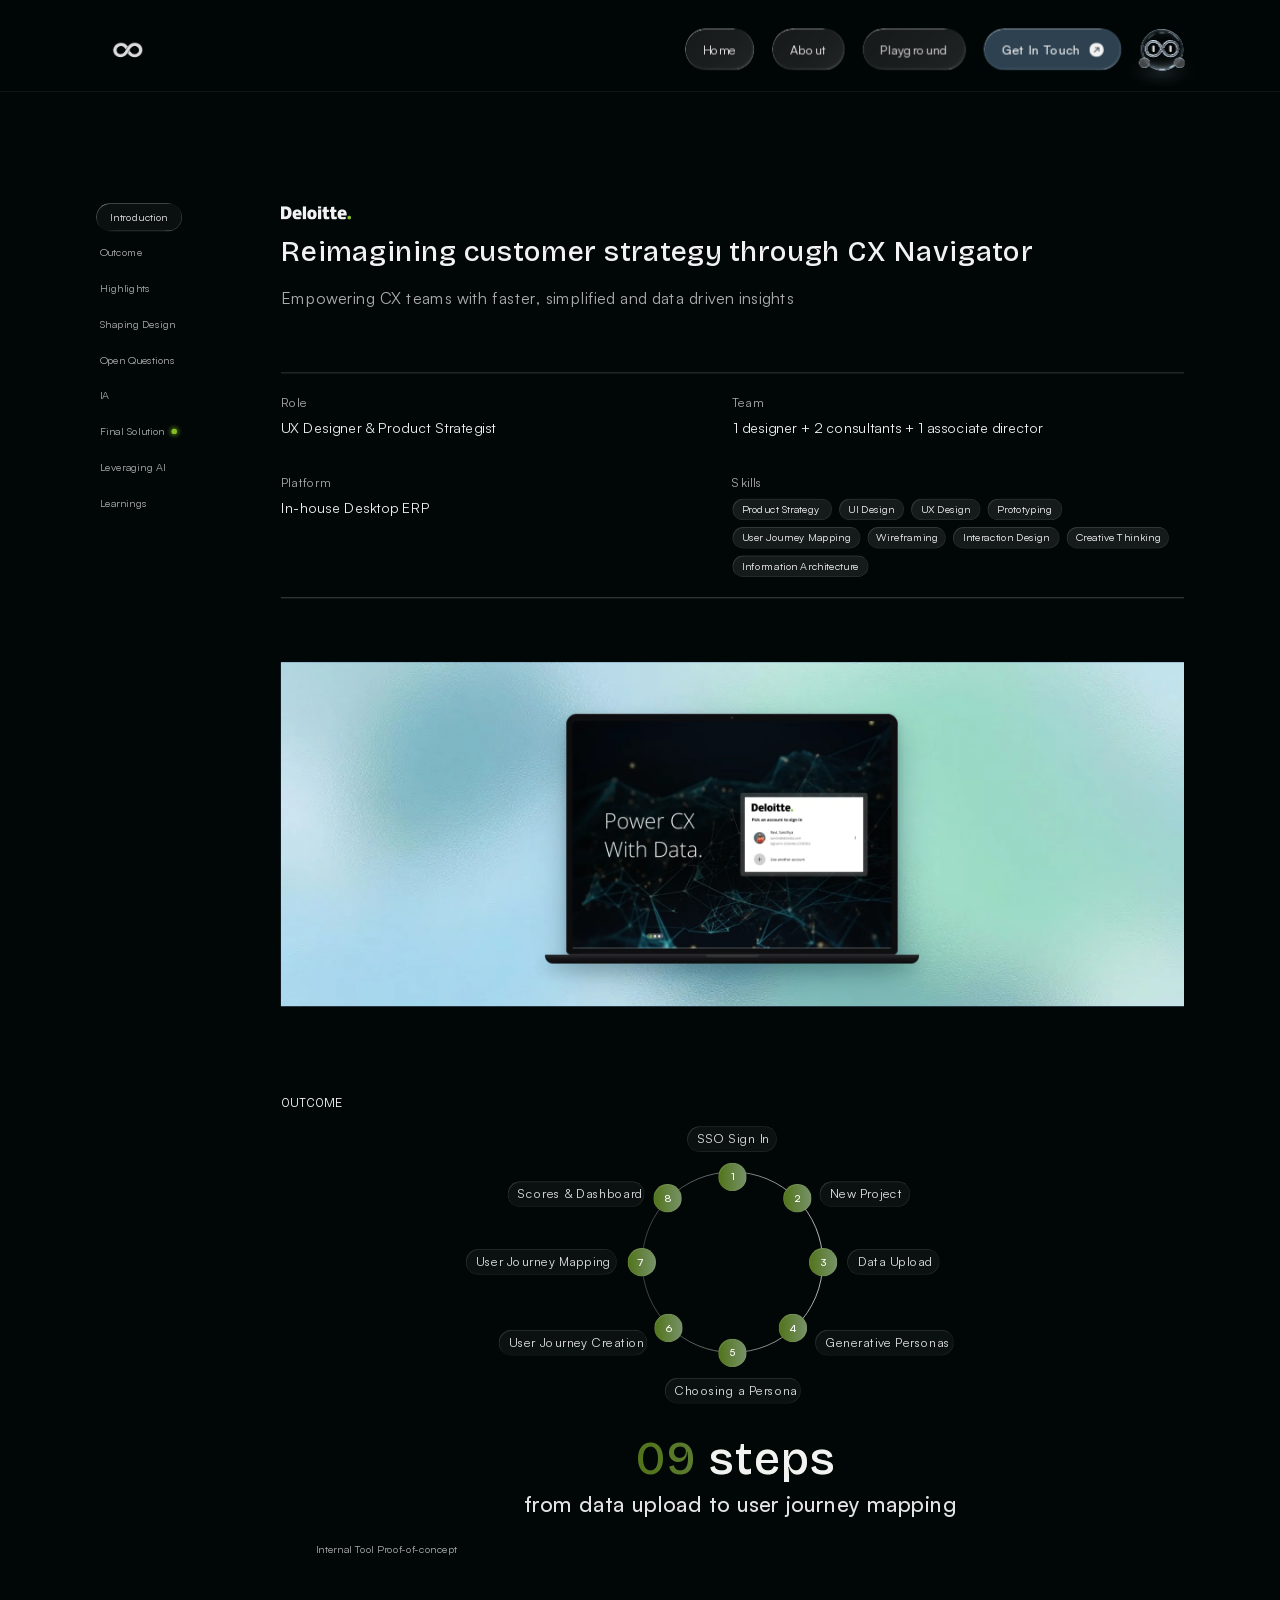
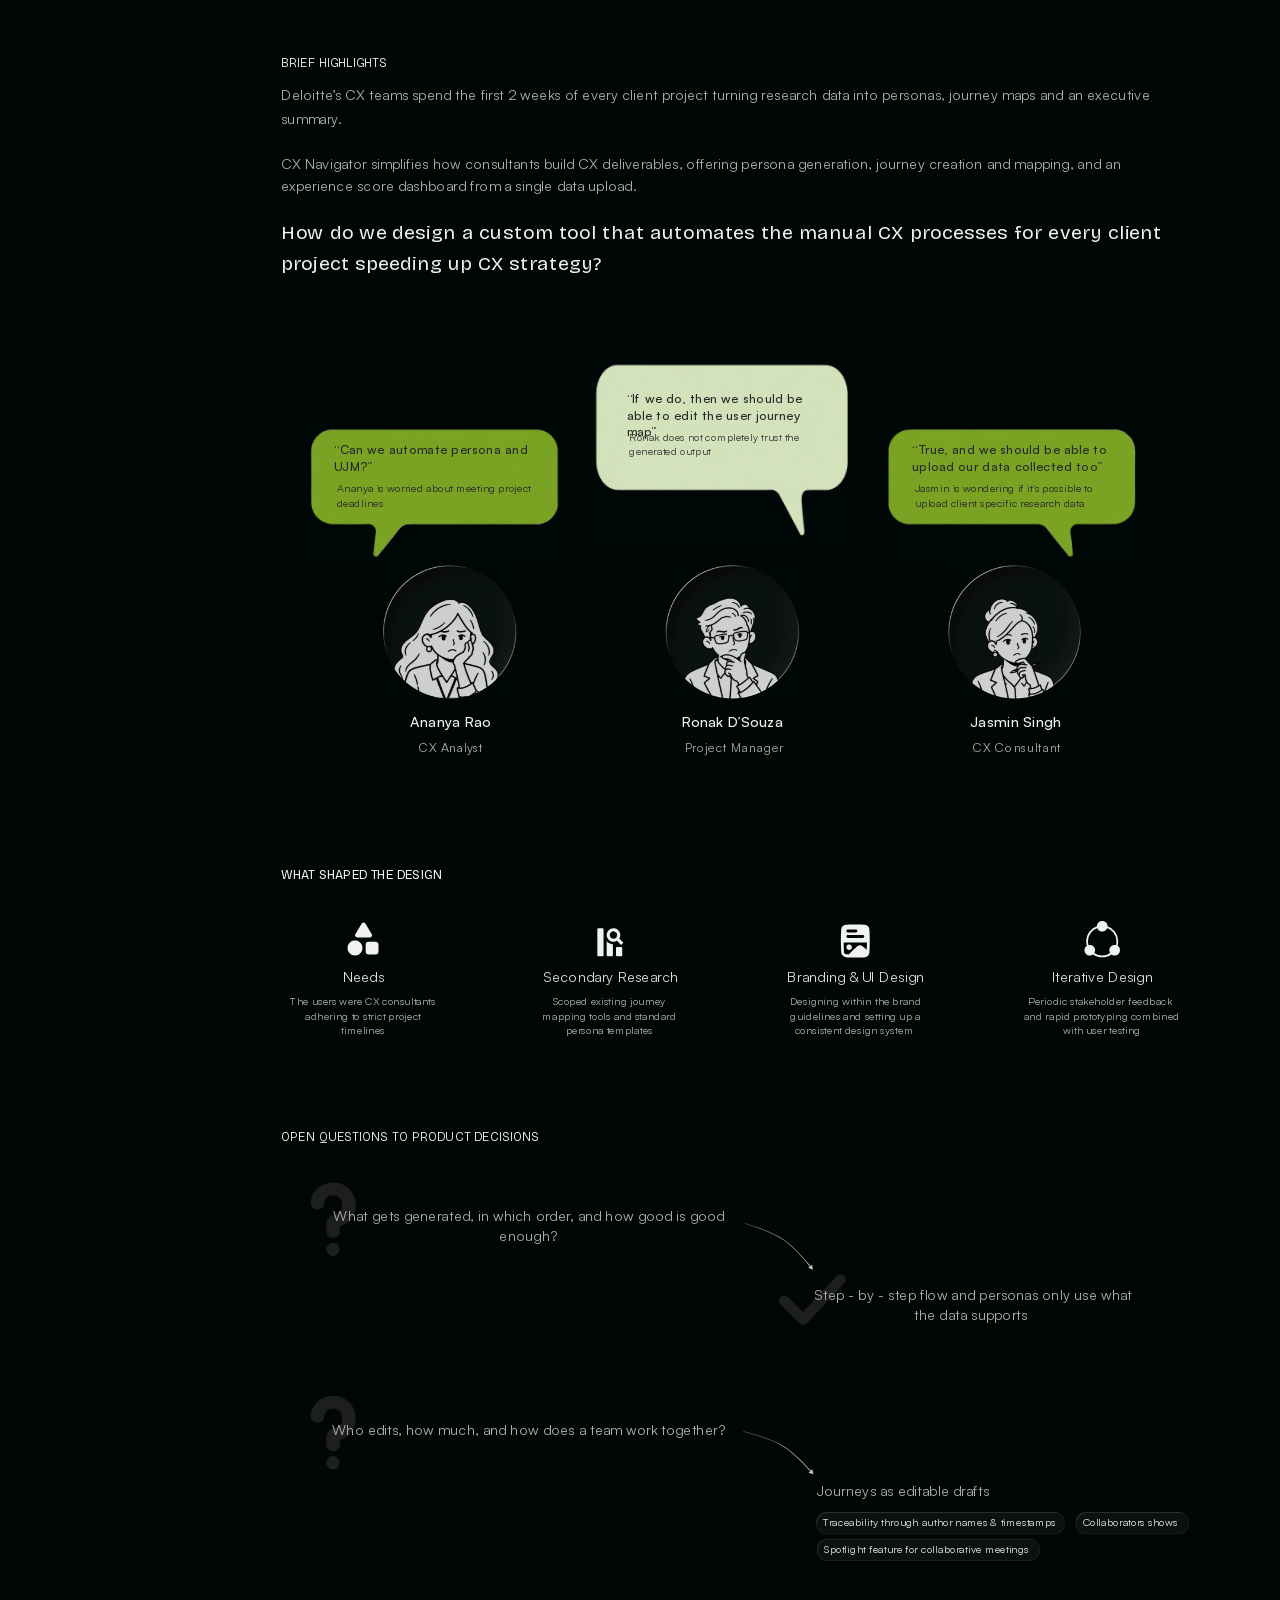
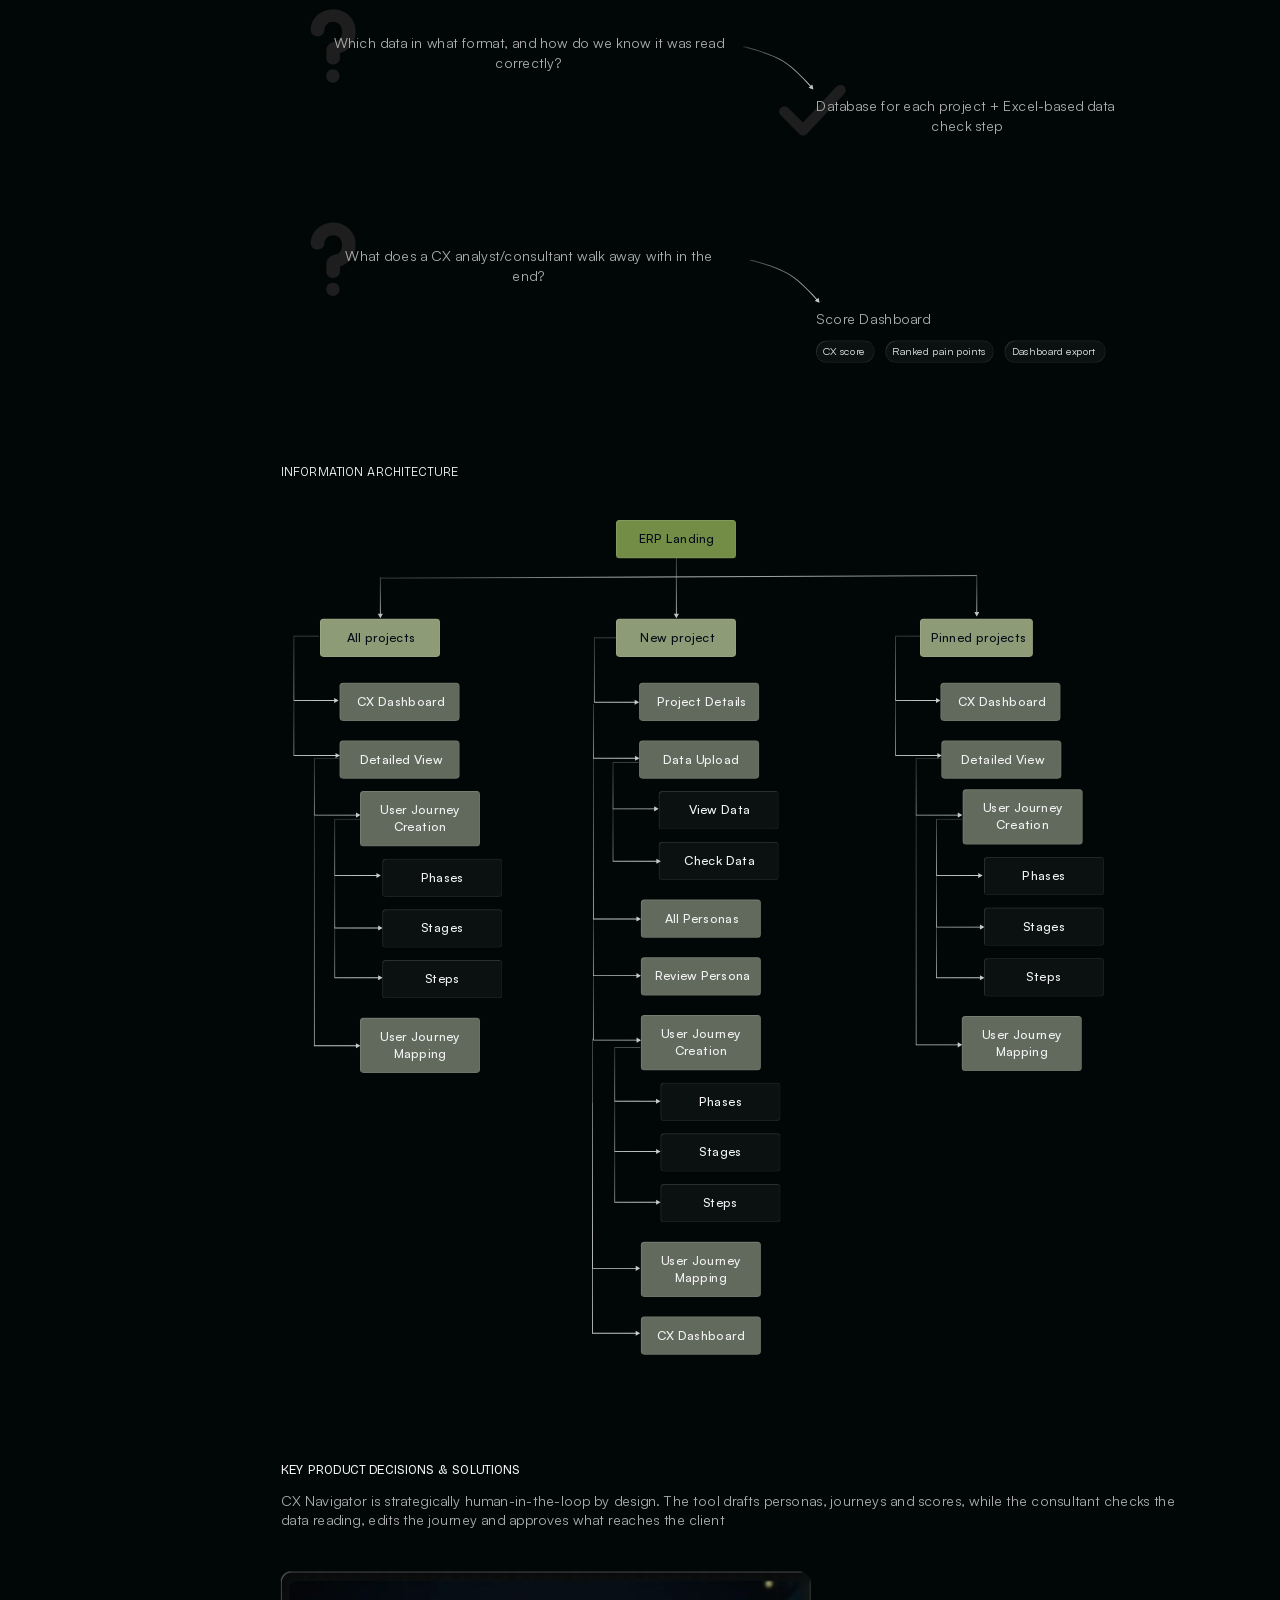
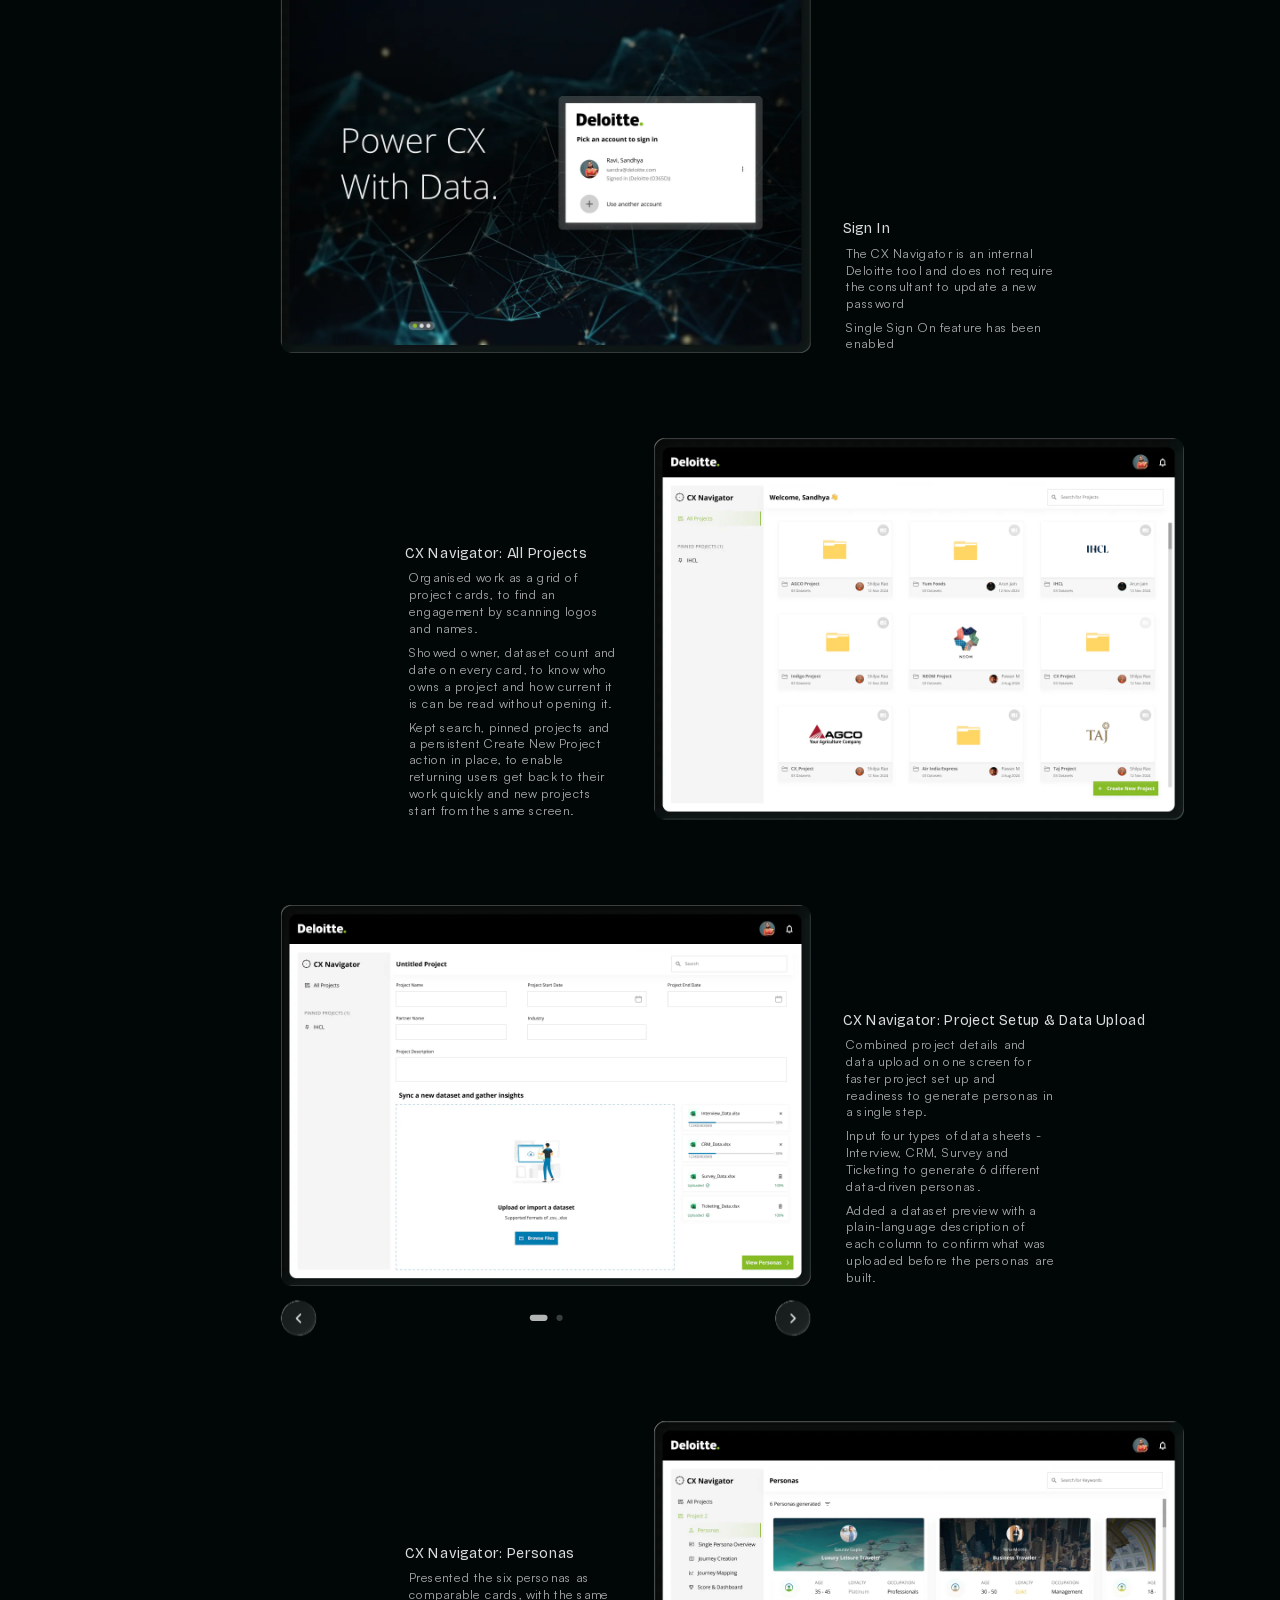
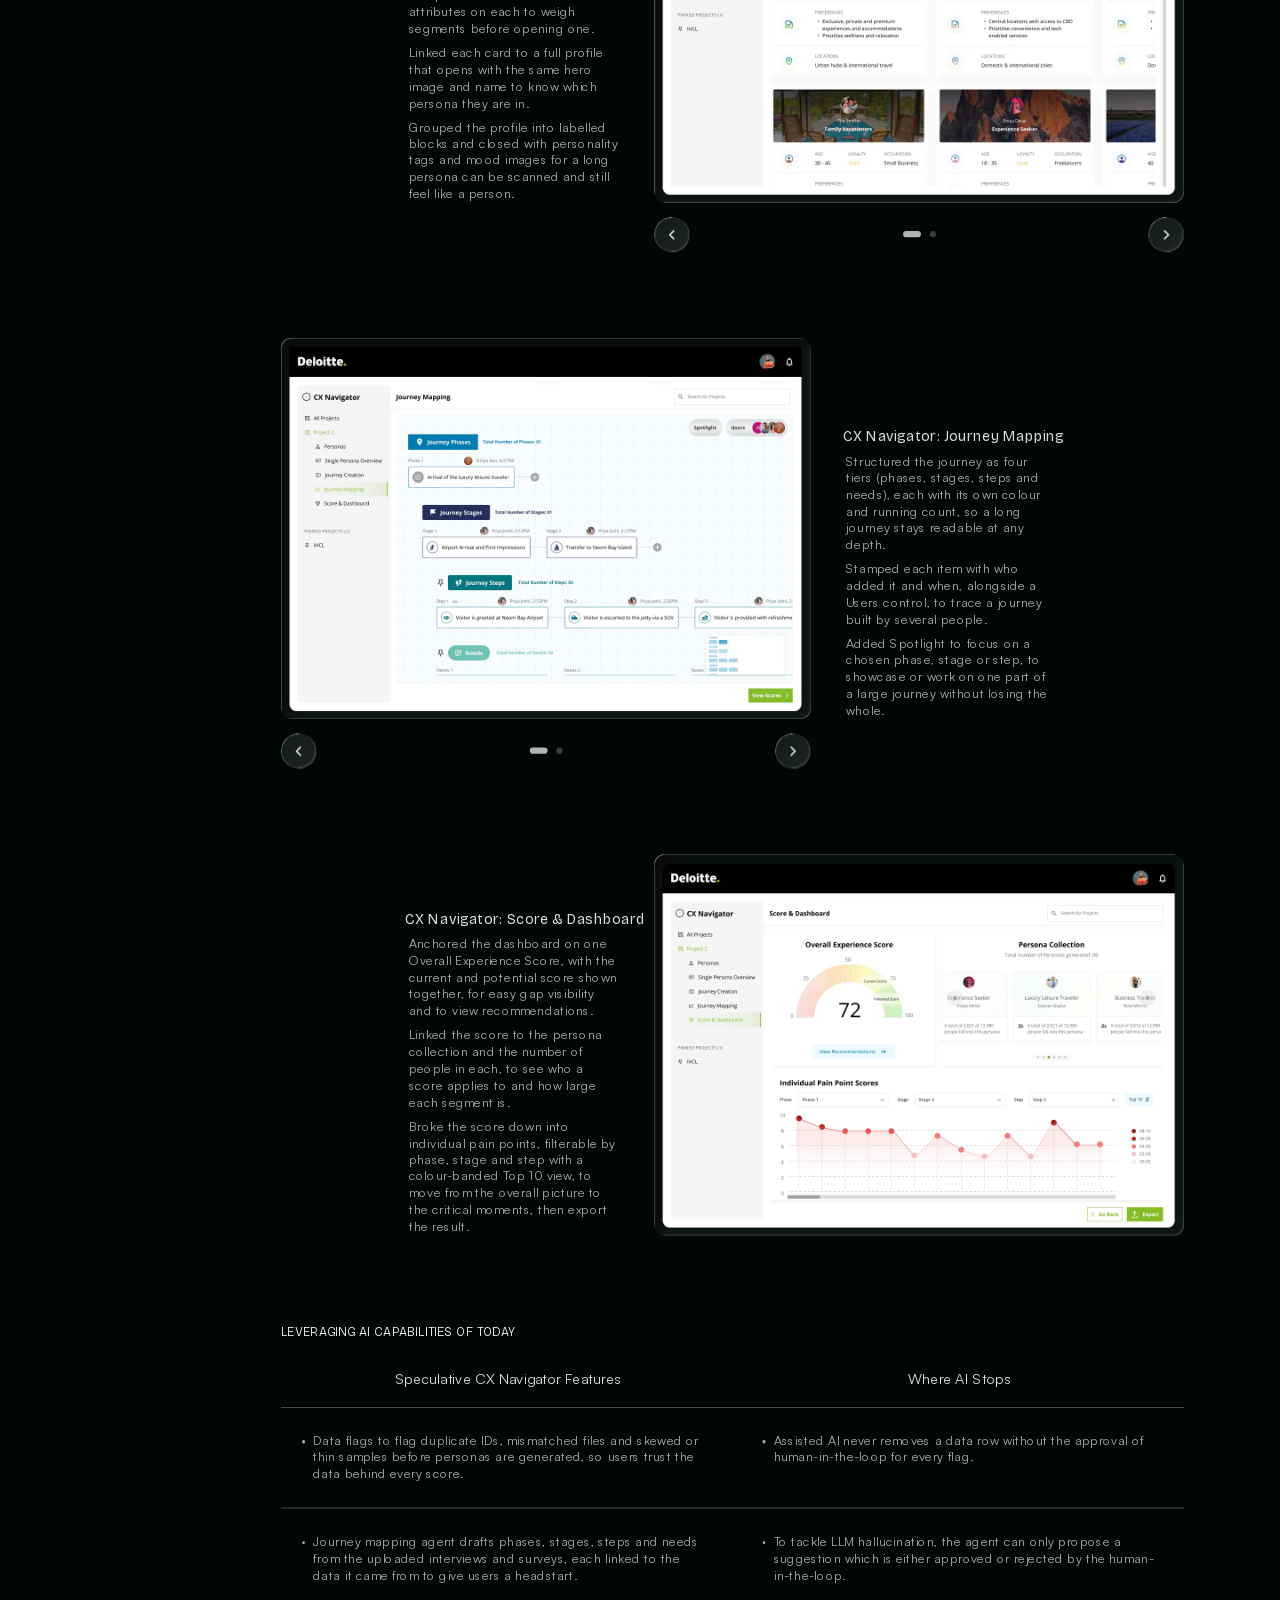
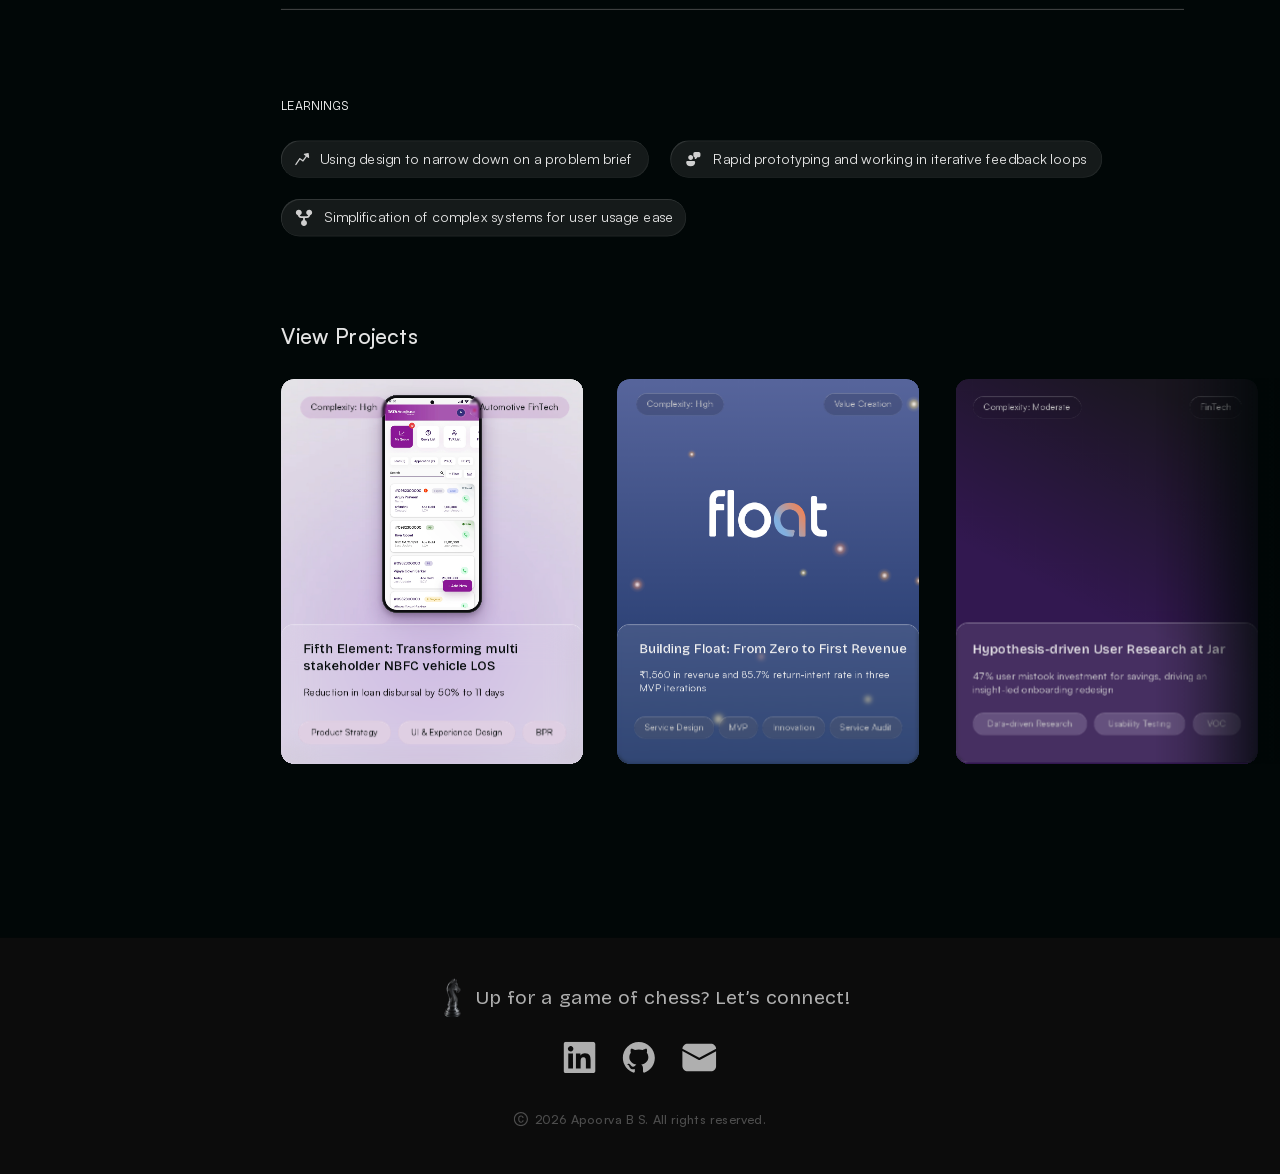
<file: cx-navigator.html>
<!doctype html>
<html lang="en"><head><meta charset="utf-8">
<meta name="viewport" content="width=device-width, initial-scale=1">
<link rel="preload" as="image" href="cx/560-6313.svg?v=tnvfsq" fetchpriority="high">
<link rel="stylesheet" href="fonts/fonts.css">
<script>
// start loading every face the page uses straight away, and let the page wait for exactly these before measuring anything
window.FONTS = document.fonts ? Promise.all(['300 16px Satoshi', '400 16px Satoshi', 'italic 400 16px Satoshi', '500 16px Satoshi', '700 16px Satoshi',
  '400 16px "Bricolage Grotesque"', '500 16px "Bricolage Grotesque"'].map(f => document.fonts.load(f).catch(() => {}))).then(() => document.fonts.ready) : Promise.resolve();
</script>
<link rel="icon" type="image/png" sizes="256x256" href="favicon-256.png">
<link rel="icon" type="image/png" sizes="32x32" href="favicon-32.png">
<link rel="apple-touch-icon" href="apple-touch-icon.png">
<title>CX Navigator | Apoorva B S</title>
<link rel="preload" as="image" href="cx/cx-story-poster.webp?v=tnyt2a" fetchpriority="high">
<link rel="preload" href="fonts/satoshi-400.woff2" as="font" type="font/woff2" crossorigin>
<link rel="preload" href="fonts/bricolage-300-latin.woff2" as="font" type="font/woff2" crossorigin>
<script>document.documentElement.dataset.theme = 'dark'; if (!matchMedia('(prefers-reduced-motion: reduce)').matches) document.documentElement.classList.add('fx');</script>
<style>

  /* two themes: dark (the Figma design) and light. Everything colour-related reads these. */
  :root { --bg: #010707; --bgrgb: 1,7,7; --ink: #f2f2f2; --ink2: #fff; --hook: #e4e4e4; --blue: #729FC3;
          --hi: 255,255,255; --hiA: 1; --shA: 1; --logoF: contrast(1); --sel: #d5d5d5; color-scheme: dark; }
  :root[data-theme="light"] { --bg: #f4f6f6; --bgrgb: 244,246,246; --ink: #010707; --ink2: #0d1515; --hook: #010707; --blue: #4f7fa8;
          --hi: 1,7,7; --hiA: .38; --shA: .28; --logoF: invert(1) hue-rotate(180deg); --sel: #2a3232; color-scheme: light; }
  /* smooth switch between themes */
  @view-transition { navigation: auto; }
  .nav { view-transition-name: site-nav; } .logo { view-transition-name: site-logo; } .themeBtn { view-transition-name: site-theme; }
  ::view-transition-group(site-nav), ::view-transition-group(site-logo), ::view-transition-group(site-theme) { animation: none; }
  ::view-transition-old(site-nav), ::view-transition-old(site-logo), ::view-transition-old(site-theme) { display: none; }
  ::view-transition-new(site-nav), ::view-transition-new(site-logo), ::view-transition-new(site-theme) { animation: none; }
  ::view-transition-old(root), ::view-transition-new(root) { animation-duration: .7s; animation-timing-function: cubic-bezier(.4,0,.2,1); }
  * { box-sizing: border-box; font-synthesis: none; }
  html, body { margin: 0; background: var(--bg); overflow-x: hidden; }
  body { -webkit-font-smoothing: antialiased; -moz-osx-font-smoothing: grayscale; }
  .stage { width: 1440px; height: 5022px; position: relative; overflow: hidden; background: var(--bg); transform-origin: top left; }
  .abs { position: absolute !important; }

  /* nav */
  .logo { left: 120px; top: 32px; width: 48px; height: 48px; border-radius: 40px; }
  .logo img { filter: var(--logoF); position: absolute; left: 6.84px; top: 14.76px; width: 34.32px; height: 18.48px; display: block; }
  .nav { left: 841px; top: 32px; display: flex; gap: 20px; align-items: center; }
  /* the top bar stays put while the page scrolls under it: frosted glass, drawn at the stage's scale (--s, set with the stage) */
  .topbar { position: fixed; left: 0; top: 0; z-index: 50; width: 100%; height: calc(104px * var(--s, 1)); background: rgba(1,7,7,.55);
            -webkit-backdrop-filter: blur(16px); backdrop-filter: blur(16px); border-bottom: 1px solid rgba(255,255,255,.06); }
  .topbar .tbIn { position: absolute; left: 0; top: 0; width: 1440px; height: 104px; transform: scale(var(--s, 1)); transform-origin: 0 0; }
  .nav a { font-family: 'Satoshi', sans-serif; font-weight: 400; font-size: 14px; line-height: 19px; letter-spacing: 0.28px;
           color: var(--ink); padding: 14px 20px; border-radius: 50px; text-decoration: none; white-space: nowrap;
           display: flex; align-items: center; gap: 10px; transition: background .25s; }
  .nav a.glass:hover { background: linear-gradient(135deg, rgba(var(--hi), calc(0.12 * var(--hiA))), rgba(var(--hi), calc(0.17 * var(--hiA)))); }
  /* "Get In Touch": blue #729FC3 at 40% under the glass */
  /* the page you're on: brighter glass (22% instead of 10%) */
  .nav a.glass.current { background: rgba(var(--hi), calc(0.22 * var(--hiA))); }
  :root[data-theme="light"] .nav a.glass.current { background: rgba(1,7,7,0.09); }
  .nav a.cta { font-weight: 500; background: rgba(114,159,195,0.4); }
  :root[data-theme="light"] .nav a.cta { background: rgba(79,127,168,0.4); }
  .nav a.cta:hover { background: rgba(114,159,195,0.52); }
  .nav a.cta svg { width: 16px; height: 16px; display: block; }

  .themeBtn { left: 774px; top: 32px; width: 47px; height: 47px; border-radius: 50%; border: 0; padding: 0; cursor: pointer; display: grid; place-items: center; color: var(--ink); }
  .themeBtn svg { width: 18px; height: 18px; grid-area: 1 / 1; transition: opacity .5s ease, transform .6s cubic-bezier(.3,.7,.2,1); }
  .themeBtn .moon { opacity: 0; transform: rotate(-70deg) scale(.6); }
  :root[data-theme="light"] .themeBtn .sun { opacity: 0; transform: rotate(70deg) scale(.6); }
  :root[data-theme="light"] .themeBtn .moon { opacity: 1; transform: none; }
  .themeBtn:hover { background: linear-gradient(135deg, rgba(var(--hi), calc(0.12 * var(--hiA))), rgba(var(--hi), calc(0.17 * var(--hiA)))); }
  /* Figma "Glass": frosted blur behind, faint fill, thin bright rim (top-left / bottom-right glints), faint inner glow */
  .glass { position: relative; isolation: isolate;
    background: linear-gradient(135deg, rgba(var(--hi), calc(0.085 * var(--hiA))) 0%, rgba(var(--hi), calc(0.10 * var(--hiA))) 55%, rgba(var(--hi), calc(0.13 * var(--hiA))) 100%);
    -webkit-backdrop-filter: blur(4px); backdrop-filter: blur(4px); }
  .glass::before { content: ""; position: absolute; inset: 0; border-radius: inherit; padding: 1px; pointer-events: none; clip-path: var(--ring, none);
    background: conic-gradient(from 0deg,
      rgba(var(--hi), calc(.37 * var(--hiA))) 0deg, rgba(var(--hi), calc(.37 * var(--hiA))) calc(var(--c,72deg) + 0.5deg),
      rgba(var(--hi), calc(.03 * var(--hiA))) calc(var(--c,72deg) + 6deg), rgba(var(--hi), calc(.03 * var(--hiA))) calc(var(--c,72deg) + 11deg),
      rgba(var(--hi), calc(.28 * var(--hiA))) 90deg, rgba(var(--hi), calc(.30 * var(--hiA))) calc(180deg - var(--c,72deg) - 12deg),
      rgba(var(--hi), calc(.50 * var(--hiA))) calc(180deg - var(--c,72deg) - 7deg), rgba(var(--hi), calc(.50 * var(--hiA))) calc(180deg - var(--c,72deg) - 2deg),
      rgba(var(--hi), calc(.25 * var(--hiA))) calc(180deg - var(--c,72deg) + 3deg), rgba(var(--hi), calc(.25 * var(--hiA))) calc(180deg + var(--c,72deg) - 3deg),
      rgba(var(--hi), calc(.03 * var(--hiA))) calc(180deg + var(--c,72deg) + 5deg), rgba(var(--hi), calc(.03 * var(--hiA))) calc(180deg + var(--c,72deg) + 11deg),
      rgba(var(--hi), calc(.42 * var(--hiA))) 270deg,
      rgba(var(--hi), calc(.75 * var(--hiA))) calc(360deg - var(--c,72deg) - 10deg), rgba(var(--hi), calc(.75 * var(--hiA))) calc(360deg - var(--c,72deg) - 5deg),
      rgba(var(--hi), calc(.37 * var(--hiA))) calc(360deg - var(--c,72deg) - 0.5deg), rgba(var(--hi), calc(.37 * var(--hiA))) 360deg);
    -webkit-mask: linear-gradient(#000 0 0) content-box, linear-gradient(#000 0 0); -webkit-mask-composite: xor;
            mask: linear-gradient(#000 0 0) content-box exclude, linear-gradient(#000 0 0); -webkit-mask-composite: xor; mask-composite: exclude; }
  .glass::after { content: ""; position: absolute; inset: 1px; border-radius: inherit; pointer-events: none;
    box-shadow: inset -1px -1.5px 2px rgba(var(--hi), calc(0.07 * var(--hiA))); }

  :root[data-theme="light"] .glass { background: rgba(1,7,7,0.04); }
  :root[data-theme="light"] .glass::before { opacity: .25; }

  /* footer (Figma "Frame 117", Let's connect version) */
  :root { --foot: #0c0c0c; --footInk: #aeaeae; --footIcon: #afafaf; --footFine: #4d4d4d; }
  :root[data-theme="light"] { --foot: #e9ecec; --footInk: #6b7272; --footIcon: #9aa1a1; --footFine: #a7adad; }
  .foot { left: 0; width: 1440px; height: 295px; background: var(--foot); }
  .foot .reach { position: absolute; left: 0; width: 1440px; top: 109px; margin: 0; text-align: center; font-family: 'Satoshi', sans-serif; font-weight: 500;
                 font-size: 16px; line-height: 21.6px; letter-spacing: .32px; color: var(--footInk); }
  .foot .icons { position: absolute; left: 634.15px; top: 117px; width: 171.7px; height: 35.35px; display: block; }
  .foot .icons a { fill: var(--footIcon); transition: fill .25s ease; }
  .foot .icons a:hover { fill: #e4e4e4; }
  .foot .fine { position: absolute; left: 0; width: 1440px; top: 194px; margin: 0; display: flex; justify-content: center; align-items: center; gap: 8px;
                font-family: 'Satoshi', sans-serif; font-weight: 500; font-size: 14px; line-height: 19px; letter-spacing: .28px; color: var(--footFine); }
  .foot .fine svg { width: 16px; height: 16px; display: block; fill: var(--footFine); }
  /* footer (Figma "Frame 117", 3 Nov): "Up for a game of chess?" with a small glass knight turning round and round, leaning slightly back */
  .foot .chess { position: absolute; left: 534px; top: 53px; margin: 0; font-family: 'Bricolage Grotesque', sans-serif; font-weight: 400; font-size: 22px;
                 line-height: 30px; letter-spacing: .44px; color: #afafaf; white-space: nowrap; }
  .foot .kspin { position: absolute; left: 494px; top: 45px; width: 30px; height: 45px; overflow: hidden; }
  .foot .kspin img { position: absolute; left: 0; top: 0; width: 2160px; height: 45px; max-width: none; animation: kspin 3.5s steps(72) infinite; }
  @keyframes kspin { to { transform: translateX(-2160px); } }
  @media (prefers-reduced-motion: reduce) { .foot .kspin img { animation: none; } }
  /* ---- Everest case study (built from Figma frame 430:312). The design is dark only, so this page stays dark. */
  @font-face { font-family: 'Bricolage Grotesque'; src: url('fonts/bricolage-300-latin.woff2') format('woff2'); font-weight: 300; font-style: normal; font-display: block; }
  @font-face { font-family: 'Bricolage Grotesque'; src: url('fonts/bricolage-700-latin.woff2') format('woff2'); font-weight: 700; font-style: normal; font-display: block; }
  @font-face { font-family: 'Raleway'; src: url('fonts/raleway-500-latin.woff2') format('woff2'); font-weight: 500; font-style: normal; font-display: swap; }
  .themeBtn { display: none !important; }
  /* clip (not hidden) so the contents bar can stick to the screen */
  html, body { overflow-x: clip; } .stage { overflow: clip; }

  /* left contents bar: pinned to the screen (outside the scaled page), scaled to match it */
  .tocRail { position: absolute; left: 0; top: 0; width: 0; z-index: 5; pointer-events: none; }
  .toc { position: sticky; left: 0; top: 112px; width: 152px; padding: 4px 0; transform-origin: 0 0; pointer-events: auto; }
  .toc ol { list-style: none; margin: 0; padding: 0; display: flex; flex-direction: column; gap: var(--gap, 16px); align-items: flex-start; }
  .toc a { position: relative; display: flex; align-items: center; padding: 4px; margin: 0; border-radius: 50px; text-decoration: none; white-space: nowrap;
           font-family: 'Satoshi', sans-serif; font-weight: 400; font-size: 12px; line-height: 1.35; letter-spacing: .02em; color: #ababab;
           transition: padding .35s ease, margin .35s ease, background-color .35s ease, color .35s ease; }
  .toc a:hover { color: #e4e4e4; }
  .toc a.on { padding: 8px 16px; margin: -4px 0; background: rgba(255,255,255,.04); color: #e4e4e4; }
  .toc a:focus-visible { outline: 1px solid #729FC3; outline-offset: 2px; }
  /* the selected item wears the same glass rim as the nav buttons */
  .toc a::before { content: ""; position: absolute; inset: 0; border-radius: inherit; padding: 1px; pointer-events: none; opacity: 0; transition: opacity .35s ease;
    background: conic-gradient(from 0deg, rgba(255,255,255,.37) 0deg, rgba(255,255,255,.37) calc(var(--c,70deg) + .5deg), rgba(255,255,255,.03) calc(var(--c,70deg) + 6deg),
      rgba(255,255,255,.03) calc(var(--c,70deg) + 11deg), rgba(255,255,255,.28) 90deg, rgba(255,255,255,.30) calc(180deg - var(--c,70deg) - 12deg),
      rgba(255,255,255,.50) calc(180deg - var(--c,70deg) - 7deg), rgba(255,255,255,.50) calc(180deg - var(--c,70deg) - 2deg), rgba(255,255,255,.25) calc(180deg - var(--c,70deg) + 3deg),
      rgba(255,255,255,.25) calc(180deg + var(--c,70deg) - 3deg), rgba(255,255,255,.03) calc(180deg + var(--c,70deg) + 5deg), rgba(255,255,255,.03) calc(180deg + var(--c,70deg) + 11deg),
      rgba(255,255,255,.42) 270deg, rgba(255,255,255,.75) calc(360deg - var(--c,70deg) - 10deg), rgba(255,255,255,.75) calc(360deg - var(--c,70deg) - 5deg),
      rgba(255,255,255,.37) calc(360deg - var(--c,70deg) - .5deg), rgba(255,255,255,.37) 360deg);
    -webkit-mask: linear-gradient(#000 0 0) content-box, linear-gradient(#000 0 0); -webkit-mask-composite: xor;
            mask: linear-gradient(#000 0 0) content-box exclude, linear-gradient(#000 0 0); -webkit-mask-composite: xor; mask-composite: exclude; }
  .toc a.on::before { opacity: .55; }
  /* Final Solution: a blue beacon */
  .toc .dot { position: relative; flex: none; margin-left: 8px; width: 6px; height: 6px; border-radius: 50%; background: #235cf4; box-shadow: 0 0 6px 1px rgba(35,92,244,.8); }
  .toc .dot::after { content: ""; position: absolute; inset: 0; border-radius: 50%; background: rgba(35,92,244,.6); animation: beacon 2.2s cubic-bezier(.2,.6,.3,1) infinite; }
  @keyframes beacon { 0% { transform: scale(1); opacity: .9; } 100% { transform: scale(3.6); opacity: 0; } }

  /* right-hand column: every section is the Figma frame, laid out exactly */
  .col { left: 316px; top: 232px; width: 1016px; }
  .F { position: relative; width: 1016px; scroll-margin-top: 112px; }
  .F :is(div, p, svg, img):not(.pcard, .pcard *) { position: absolute; }   /* the Home cards in View Projects keep their own layout */
  .F p { margin: 0; line-height: 1.35; letter-spacing: .02em; font-synthesis: none; }
  .F img { display: block; }
  .s3, .s4, .s5, .s7 { font-family: 'Satoshi', sans-serif; } .s3 { font-weight: 300; } .s4 { font-weight: 400; } .s5 { font-weight: 500; } .s7 { font-weight: 700; }
  .b3, .b4, .b5, .b7 { font-family: 'Bricolage Grotesque', sans-serif; } .b3 { font-weight: 300; } .b4 { font-weight: 400; } .b5 { font-weight: 500; } .b7 { font-weight: 700; }
  .r5 { font-family: 'Raleway', sans-serif; font-weight: 500; }
  .F .li { display: block; position: relative; padding-left: 1.45em; }
  .F .li::before { content: ""; position: absolute; left: .55em; top: .62em; width: .26em; height: .26em; border-radius: 50%; background: currentColor; }
  /* Figma "Glass": faint fill (from the export) plus a soft bright rim */
  .F .gl { box-shadow: inset 1px 1px 0 rgba(255,255,255,.10), inset -1px -1px 0 rgba(255,255,255,.04), inset 0 0 0 .5px rgba(255,255,255,.05); }

  /* placeholders (top video, Evidencing) */
  .F .ph { display: grid; place-items: center; border-radius: 0; background: #d9d9d9; }
  .F .ph span { position: static; font-family: 'Satoshi', sans-serif; font-size: 14px; letter-spacing: .02em; color: #6d6d6d; }

  @media (prefers-reduced-motion: reduce) { .toc a { transition: none; } .toc .dot::after { animation: none; } }
  /* footer: the full 266px Figma footer (chess line, Let's connect, icons, copyright) */
  .foot { height: 266px; }

  /* every section fades in gently the first time it scrolls into view */
  .fx .F { opacity: 0; transform: translateY(14px); transition: opacity .55s ease, transform .55s cubic-bezier(.2,.7,.3,1); }
  .fx .F.in { opacity: 1; transform: none; }
  /* the cards' frosted panels can't blur through a fading section: they popped sharp when the fade ended, so this row is simply there */
  .fx .F.more { opacity: 1; transform: none; transition: none; }

  /* glass round arrow buttons, like the nav's round theme button */
  .F .arrow { position: absolute; width: 40px; height: 40px; border-radius: 50%; border: 0; padding: 0; cursor: pointer; display: grid; place-items: center; color: #f2f2f2; z-index: 2;
              transition: background .25s ease, opacity .3s ease, visibility .3s; }
  .F .arrow:hover { background: linear-gradient(135deg, rgba(255,255,255,.12), rgba(255,255,255,.17)); }
  .F .arrow:focus-visible { outline: 1px solid #729FC3; outline-offset: 3px; }
  .F .arrow svg { position: static; width: 16px; height: 16px; fill: none; stroke: currentColor; stroke-width: 1.6; stroke-linecap: round; stroke-linejoin: round; }

  /* Design evolution: iteration tabs + a slow carousel with dots */
  .F.evo .evTab { cursor: pointer; transition: background-color .35s ease; }
  .F.evo .evTab:hover { background-color: rgba(255,255,255,.08) !important; }
  .F.evo .evTab.on { background-color: rgba(255,255,255,.1) !important; }
  .F.evo .evTab:focus-visible { outline: 1px solid #729FC3; outline-offset: 2px; }
  .F.evo .win { left: 0; width: 1016px; height: 412px; overflow: hidden; }
  /* slides sit 40px apart so on a scaled page the next screen's edge never peeks into view */
  .F.evo .track { position: absolute; left: 0; top: 0; display: flex; gap: 40px; will-change: transform; transition: transform 1.2s cubic-bezier(.65,0,.35,1); }
  .F.evo .slide { position: relative; flex: none; width: 1016px; height: 412px; }
  /* below the screens: the arrows at the two corners, the dots between them */
  .F.evo .arrow { top: 554px; } .F.evo .arrow.prev { left: 0; } .F.evo .arrow.next { right: 0; }
  .F .dots { left: 0; width: 1016px; height: 16px; display: flex; justify-content: center; gap: 10px; }
  .F .dots button { width: 7px; height: 7px; padding: 0; border: 0; border-radius: 50%; background: rgba(255,255,255,.22); cursor: pointer; transition: background-color .4s ease, width .4s ease; margin-top: 4px; }
  .F .dots button.on { width: 20px; border-radius: 4px; background: rgba(255,255,255,.7); }
  .F .dots button:focus-visible { outline: 1px solid #729FC3; outline-offset: 2px; }

  /* View projects: the cards scroll sideways; they never pass the column's left edge */
  .F.more .rail { left: 0; top: 64px; width: 1124px; height: 433px; overflow: hidden; }
  .F.more .strip { position: absolute; left: 0; top: 0; width: 1124px; height: 433px; overflow-x: auto; overflow-y: hidden; scrollbar-width: none; overscroll-behavior-x: contain; }
  .F.more .strip::-webkit-scrollbar { display: none; }
  .F.more .cards { position: relative; width: 1863px; height: 433px; }
  .F.more .card { position: absolute; top: 0; width: 340px; height: 433px; border-radius: 0; }
  .F.more .card { overflow: hidden; border-radius: 14.4px; }
  .F.more .pcard { position: relative; transform: scale(.6007); transform-origin: 0 0; will-change: transform; }   /* each card is drawn ahead on its own layer, so sliding the row only moves finished pictures */
  .F.more .streak { will-change: transform; }   /* the streak redraws alone, without redrawing the card under it */   /* Home's 566 x 722 card at Figma's 340 x 433 */
  .F.more .shade { position: absolute; top: 0; width: 140px; height: 433px; pointer-events: none; z-index: 1; opacity: 0; transition: opacity .35s ease; }
  /* a soft dark grey rather than black, so the edge fades gently */
  /* the page's own colour, fading in soft steps, so the edge melts into the background instead of showing as a band */
  .F.more .shade.l { left: 0; background: linear-gradient(90deg, rgba(1,7,7,.9) 0%, rgba(1,7,7,.78) 15%, rgba(1,7,7,.56) 35%, rgba(1,7,7,.3) 58%, rgba(1,7,7,.1) 80%, rgba(1,7,7,0) 100%); }
  .F.more .shade.r { right: 0; background: linear-gradient(270deg, rgba(1,7,7,.9) 0%, rgba(1,7,7,.78) 15%, rgba(1,7,7,.56) 35%, rgba(1,7,7,.3) 58%, rgba(1,7,7,.1) 80%, rgba(1,7,7,0) 100%); }
  .F.more .arrow { top: 196px; opacity: 0; visibility: hidden; }
  .F.more .arrow.prev { left: 16px; } .F.more .arrow.next { right: 32px; }
  .F.more.canL .shade.l, .F.more.canR .shade.r { opacity: 1; }
  /* picture rows (Float, Event Tourism): the same edge shadows as View projects; the arrow shows whenever there is more that way */
  .F .gal { width: 1124px; height: 213px; overflow: hidden; }
  .F .gal .strip { position: absolute; left: 0; top: 0; width: 1124px; height: 213px; overflow-x: auto; overflow-y: hidden; scrollbar-width: none; overscroll-behavior-x: contain; }
  .F .gal .strip::-webkit-scrollbar { display: none; }
  .F .gal .strip:focus-visible { outline: 1px solid #729FC3; outline-offset: -1px; }
  .F .gal .row { position: relative; height: 213px; display: flex; gap: 47px; }
  .F .gal .row img { position: static; flex: none; height: 213px; border-radius: 8px; }
  .F .gal .shade { position: absolute; top: 0; width: 140px; height: 213px; pointer-events: none; z-index: 1; opacity: 0; transition: opacity .35s ease; }
  .F .gal .shade.l { left: 0; background: linear-gradient(90deg, rgba(24,26,26,.92) 0%, rgba(24,26,26,.55) 38%, rgba(24,26,26,0)); }
  .F .gal .shade.r { right: 0; background: linear-gradient(270deg, rgba(24,26,26,.92) 0%, rgba(24,26,26,.55) 38%, rgba(24,26,26,0)); }
  .F .gal .arrow { top: 86.5px; opacity: 0; visibility: hidden; }
  .F .gal .arrow.prev { left: 16px; } .F .gal .arrow.next { right: 32px; }
  .F .gal.canL .shade.l, .F .gal.canR .shade.r { opacity: 1; }
  .F .gal.canR .arrow.next, .F .gal.canL .arrow.prev { opacity: 1; visibility: visible; }
  .F.more.canR .rail:hover .arrow.next, .F.more.canR .arrow.next:focus-visible,
  .F.more.canL .rail:hover .arrow.prev, .F.more.canL .arrow.prev:focus-visible { opacity: 1; visibility: visible; }
  @media (hover: none) { .F.more.canR .arrow.next, .F.more.canL .arrow.prev { opacity: 1; visibility: visible; } }
  @media (prefers-reduced-motion: reduce) { .fx .F { transition: none; opacity: 1; transform: none; } .F.evo .track { transition: none; } .F .pair .track { transition: none; } }

  /* Final solution: two screens of one step glide past slowly in their device frame, dots below */
  .F .pair .win { left: 0; top: 0; width: 596px; height: 429px; overflow: hidden; }
  .F .pair .track { position: absolute; left: 0; top: 0; display: flex; gap: 40px; will-change: transform; transition: transform 1.2s cubic-bezier(.65,0,.35,1); }
  .F .pair .track img { position: static; flex: none; width: 596px; height: 429px; }
  /* below the screen: the arrows at its two corners, the dots between them */
  .F .pair .dots { left: 0; top: 457px; width: 596px; }
  .F .pair .arrow { top: 445px; } .F .pair .arrow.prev { left: 0; } .F .pair .arrow.next { right: 0; }

  /* the words beside a screen: title, then each text, 8px apart, sitting on the screen's bottom edge */
  .F .kdText { display: flex; flex-direction: column; gap: 8px; height: auto; }
  .F .kdText p { position: static; padding: 0 4px; font-size: 14px; line-height: 1.35; white-space: normal; }
  .F .kdText p.kt { padding: 0; font-size: 16px; white-space: nowrap; }

  .F .story { overflow: hidden; background: #8db8ea; }
  .F .story video, .F .story img.vposter { position: absolute; left: 0; top: 0; width: 100%; height: 100%; display: block; object-fit: cover; }
  .F .replay { position: absolute; right: 20px; bottom: 20px; display: flex; align-items: center; gap: 8px; padding: 10px 18px 10px 14px; border-radius: 50px; cursor: pointer;
    font: 500 14px/1 'Satoshi', sans-serif; letter-spacing: .02em; color: #111111; background: linear-gradient(rgba(255,255,255,.26), rgba(255,255,255,.12));
    border: 1px solid rgba(255,255,255,.55); box-shadow: inset 0 1px 0 rgba(255,255,255,.45), 0 8px 24px rgba(10,40,90,.22);
    -webkit-backdrop-filter: blur(14px) saturate(140%); backdrop-filter: blur(14px) saturate(140%);
    opacity: 0; transform: translateY(6px); pointer-events: none; transition: opacity .5s ease, transform .5s ease, background .3s ease; }
  .F .replay.on { opacity: 1; transform: none; pointer-events: auto; }
  .F .replay:hover { background: linear-gradient(rgba(255,255,255,.36), rgba(255,255,255,.2)); }
  .F .replay:focus-visible { outline: 2px solid #111111; outline-offset: 3px; }
  .F .replay svg { position: static; width: 18px; height: 18px; fill: none; stroke: currentColor; stroke-width: 1.8; stroke-linecap: round; stroke-linejoin: round; }
  .F .replay span { position: static; }
  /* ---- Selected Work thumbnail animations (driven by thumbs.js; looping ones only run while the card is in view) ---- */
  /* TMFL: a phone prototype stepping through the flow */
  .phone { width: 312px; padding: 10px; border-radius: 46px; background: #0d0d10;
           box-shadow: inset 0 0 0 1.5px #3b3b40, inset 0 0 0 3px #1b1b1f, 0 30px 60px rgba(50,0,70,.28), 0 8px 18px rgba(0,0,0,.25); }
  .phone { transform-origin: 0 0; will-change: transform; }
  .phScreen { position: relative; width: 292px; height: 660px; border-radius: 36px; overflow: hidden; background: #fafafa; }
  /* screens stack; the next one is pushed in from the right like a real app (thumbs.js) */
  /* parked well clear of the screen: right against its edge, the next screen's white could show as a hairline over the purple bar when the card re-drew on hover */
  .phSlide { position: absolute; inset: 0; overflow: hidden; background: #fafafa; transform: translateX(calc(100% + 6px)); will-change: transform; }
  .phSlide.on { transform: none; }
  .phScroll { will-change: transform; } .phScroll > img { display: block; }
  /* the status bar and purple app bar stay put while the queue scrolls under them */
  .phHead { position: absolute; left: 0; top: 0; width: 295px; height: 69.5px; overflow: hidden; } .phHead > img { display: block; }
  /* screens are slightly overscanned (295px): the screenshots' purple bar stops 2px short of their right edge, and that white sliver must stay outside the phone */
  .phInner { position: absolute; left: 0; top: 0; width: 374px; height: 800px; transform: scale(.787); transform-origin: 0 0; }
  .phInner.fl { width: 360px; transform: scale(.8175); }
  .phInner > img, .phInner .phScroll > img { position: absolute; left: 0; top: 0; display: block; }
  .phInner .phScroll { position: absolute; inset: 0; }
  .otp { clip-path: inset(410px 374px 342px 18px); }
  .tap { position: absolute; left: 0; top: 0; width: 34px; height: 34px; margin: -17px 0 0 -17px; border-radius: 50%; z-index: 5; pointer-events: none; opacity: 0;
         background: rgba(35,0,76,.16); box-shadow: 0 0 0 2px rgba(35,0,76,.3); }
  .phBlack { position: absolute; inset: 0; background: #0d0d10; opacity: 0; z-index: 6; pointer-events: none; }
  .phCam { position: absolute; left: 50%; top: 18px; width: 9px; height: 9px; margin-left: -4.5px; border-radius: 50%; background: #0b0b0d; box-shadow: 0 0 0 1.5px #1e1e22; }
  .kycDim { position: absolute; inset: 0 0 -300px; background: rgba(0,0,0,.4); opacity: 0; transition: opacity .5s ease; }
  .kycModal { position: absolute; left: 15.5px; top: 200px;   /* the true centre of the screen; the screen scrolls up to show it (thumbs.js) */ width: 343px; height: 400px; border-radius: 12px; background: #fff; overflow: hidden;
              box-shadow: 0 20px 24px -4px rgba(16,24,40,.1), 0 8px 8px -4px rgba(16,24,40,.04); font-family: 'Inter', sans-serif;
              opacity: 0; transform: translateY(18px) scale(.94); transition: opacity .5s ease, transform .6s cubic-bezier(.2,.8,.2,1.15); }
  .popOn .kycDim { opacity: 1; } .popOn .kycModal { opacity: 1; transform: none; }
  .kycModal p { margin: 0; padding: 0 16px; white-space: normal; letter-spacing: 0; }
  .kycModal .mt { padding-top: 20px; font-weight: 600; font-size: 18px; line-height: 28px; color: #101828; }
  .kycModal .ms { margin-top: 4px; font-weight: 400; font-size: 14px; line-height: 20px; color: #475467; }
  .kycModal .fp { position: absolute; left: 118.4px; top: 130px; width: 106.167px; height: 140px; }
  .kycModal .mx { position: absolute; left: 296.5px; top: 11px; padding: 7.5px; border-radius: 6px; background: #8a1695; display: flex; }
  .kycModal .mx img { width: 18px; height: 18px; display: block; }
  .kycModal .mb { position: absolute; left: 16px; right: 16px; top: 331px; padding: 10px 18px; border-radius: 8px; background: #8a1695; color: #fff;
                  text-align: center; font-weight: 600; font-size: 16px; line-height: 24px; box-shadow: 0 1px 2px rgba(16,24,40,.05); }
  /* Everest and CX Navigator: a laptop the camera glides into */
  .laptop { left: 0; top: 0; transform-origin: 0 0; will-change: transform; }
  .laptop .lid { position: relative; padding: 14px; border-radius: 20px 20px 8px 8px; background: #0e0e10;
                 box-shadow: inset 0 0 0 1px #3a3a3e, 0 26px 50px rgba(0,0,0,.35); }
  .laptop .lid > img { display: block; border-radius: 3px; }
  .evScreen { position: relative; width: 756px; height: 491px; overflow: hidden; border-radius: 3px; } .evScreen > img { display: block; }
  /* the agents panel below the welcome bar (Figma: x 70, y 70 → 483.5) scrolls on its own */
  .evContent { position: absolute; left: 70px; top: 70px; width: 656px; height: 413.5px; overflow: hidden; background: #fefefe; border-bottom-right-radius: 12px; }
  .evContent > img { position: absolute; left: -70px; top: -70px; width: 756px; height: 491px; display: block; will-change: transform; }
  .laptop .lid::before { content: ""; position: absolute; left: 50%; top: 5px; width: 5px; height: 5px; margin-left: -2.5px; border-radius: 50%; background: #26262a; }
  .laptop .base { position: relative; margin: 0 -40px; height: 18px; border-radius: 2px 2px 16px 16px;
                  background: linear-gradient(#e2e3e5, #b4b6ba 45%, #7d8085); box-shadow: 0 10px 22px rgba(0,0,0,.3); }
  .laptop .base::before { content: ""; position: absolute; left: 50%; top: 0; width: 120px; height: 6px; margin-left: -60px; border-radius: 0 0 8px 8px; background: rgba(0,0,0,.18); }
  .cxNum { position: absolute; left: 256px; top: 195.5px; width: 42.5px; height: 48px; display: grid; place-items: center;
           font-family: 'Open Sans', sans-serif; font-weight: 400; font-size: 28px; color: #000; font-variant-numeric: tabular-nums; }
  .cxTag { position: absolute; left: 0; top: 0; width: 42.5px; height: 17px; margin: -8.5px 0 0 -21.25px; border-radius: 50px; display: grid; place-items: center;
           font-family: 'Open Sans', sans-serif; font-size: 5px; color: #000; white-space: nowrap; border: .3px solid #fff;
           background: linear-gradient(rgba(250,249,249,.6), rgba(242,255,239,.6)); -webkit-backdrop-filter: blur(1px); backdrop-filter: blur(1px); }
  /* Jar: a 3D coin rises, spins twice and drops back (thickness from a stack of rim discs) */
  .coinWrap { perspective: 700px; }
  .coinMove { position: absolute; inset: 0; transform: translateY(340px); opacity: 0; animation: coinMove 5.2s infinite; }
  .coinGlow { position: absolute; inset: -34px; border-radius: 50%; background: radial-gradient(circle, rgba(249,194,60,.42), rgba(249,194,60,.12) 42%, rgba(249,194,60,0) 64%); }
  .coin3d { position: absolute; inset: 0; transform-style: preserve-3d; animation: coinSpin 5.2s infinite; }
  .coin3d img { position: absolute; left: 0; top: 0; width: 120px; height: 120px; display: block; backface-visibility: hidden; -webkit-backface-visibility: hidden; }
  .coin3d .cf { transform: translateZ(6.5px); } .coin3d .cb { transform: rotateY(180deg) translateZ(6.5px); }
  .coin3d i { position: absolute; left: 7.5px; top: 7.5px; width: 105px; height: 105px; border-radius: 50%;
              background: linear-gradient(90deg, #a8651a, #e3a136 40%, #f7cc5a 52%, #c9821f 70%, #a8651a); }
  @keyframes coinMove {
    0%   { transform: translateY(340px); opacity: 0; animation-timing-function: cubic-bezier(.2,.7,.25,1); }
    22%  { transform: translateY(0); opacity: 1; animation-timing-function: ease-in-out; }
    58%  { transform: translateY(0); opacity: 1; animation-timing-function: cubic-bezier(.3,0,.5,1); }
    64%  { transform: translateY(-10px); opacity: 1; animation-timing-function: cubic-bezier(.55,0,.75,.4); }
    82%, 100% { transform: translateY(340px); opacity: 0; } }
  @keyframes coinSpin {
    0%   { transform: rotateY(0deg); animation-timing-function: cubic-bezier(.2,.7,.25,1); }
    22%  { transform: rotateY(300deg); animation-timing-function: cubic-bezier(.4,0,.4,1); }
    58%, 100% { transform: rotateY(720deg); } }
  /* Float: the glowing lights drift slowly */
  .sparks { left: 0; top: 0; width: 566px; height: 722px; }
  /* soft dots drawn with gradients only (a moving blur filter makes Safari repaint every frame) */
  .spark { position: absolute; border-radius: 50%; animation: drift var(--t) ease-in-out var(--d) infinite; }
  .spark.sa { background: radial-gradient(circle, rgba(255,246,226,.85) 0 6%, rgba(249,221,118,.45) 28%, rgba(249,221,118,.12) 50%, rgba(249,221,118,0) 72%); }
  .spark.sb { background: radial-gradient(circle, rgba(255,238,226,.85) 0 6%, rgba(237,165,94,.45) 28%, rgba(237,165,94,.12) 50%, rgba(237,165,94,0) 72%); }
  .spark.sc { background: radial-gradient(circle, rgba(255,232,228,.85) 0 6%, rgba(234,145,108,.45) 28%, rgba(234,145,108,.12) 50%, rgba(234,145,108,0) 72%); }
  @keyframes drift { 0%, 100% { transform: translate(0, 0); opacity: .9; } 33% { transform: translate(var(--x1), var(--y1)); opacity: 1; }
                     66% { transform: translate(var(--x2), var(--y2)); opacity: .7; } }
  /* Event Tourism: a white streak traces the lion's profile, fades at the end, and comes round again */
  .streak { left: 0; top: 0; width: 566px; height: 722px; overflow: visible; }
  .streak path { fill: none; stroke: #fff; stroke-linecap: round; stroke-linejoin: round; stroke-dasharray: 140 1200; stroke-dashoffset: 140;
                 animation: streak 4.6s cubic-bezier(.45,.05,.4,1) infinite; }
  /* the glow is built from wide, faint strokes (no blur filters): Safari draws filtered SVG at low resolution, so this stays sharp everywhere */
  .streak .glow { stroke-width: 15; stroke-opacity: .16; }
  .streak .glow2 { stroke-width: 8.5; stroke-opacity: .3; }
  .streak .core { stroke-width: 3.4; }
  @keyframes streak { 0% { stroke-dashoffset: 140; opacity: 0; } 8% { opacity: 1; } 72% { stroke-dashoffset: -860; opacity: 1; }
                      86% { stroke-dashoffset: -860; opacity: 0; } 100% { stroke-dashoffset: -860; opacity: 0; } }
  .streak .glow, .streak .glow2 { animation-name: streakGlow; }
  @keyframes streakGlow { 0% { stroke-dashoffset: 140; opacity: 0; } 8% { opacity: .85; } 72% { stroke-dashoffset: -860; opacity: .85; }
                          86% { stroke-dashoffset: -860; opacity: 0; } 100% { stroke-dashoffset: -860; opacity: 0; } }
  @media (prefers-reduced-motion: reduce) { .coinMove, .coin3d { animation: none; transform: none; opacity: 1; } .spark, .streak path { animation: none; } .streak { display: none; } }
  /* CX Navigator: the Final Solution beacon is Deloitte green */
  .toc .dot { background: #86bc25; box-shadow: 0 0 6px 1px rgba(134,188,37,.8); } .toc .dot::after { background: rgba(134,188,37,.6); }
</style>
<link rel="stylesheet" href="cards.css?v=2">
<link rel="stylesheet" href="https://fonts.googleapis.com/css2?family=Inter:wght@400;600&family=Open+Sans:wght@400&display=swap" media="print" onload="this.media='all'">
<link rel="stylesheet" href="loop/loop.css?v=7">
</head>
<body>
<div id="shell"><div class="stage" id="stage" data-h="11875" style="height:11875px">
<script>(() => { const s = innerWidth / 1440, st = document.getElementById('stage'); st.style.transform = `scale(${s})`; document.getElementById('shell').style.height = 11875 * s + 'px'; })();</script>
<main class="col abs" id="col">
<section class="F" id="s-858-11933" style="margin-top:0px;height:899.96px"><div data-id="858:11933" style="left:0px;top:0px;width:1016px;height:899.96px"><div data-id="560:6309" style="left:0px;top:0px;width:1016px;height:114.56px"><div data-id="560:6310" style="left:0px;top:0px;width:1016px;height:114.56px"><div data-id="560:6311" style="left:0px;top:0px;width:1016px;height:15.56px"><div data-id="560:6312" style="left:0px;top:0px;width:85.18px;height:15.56px"><img src="cx/560-6313.svg?v=tnvfsq" alt="Deloitte logo" decoding="async" style="left:0px;top:0.37px;width:79.34px;height:14.82px"></div></div><div data-id="560:6326" style="left:0px;top:19.56px;width:1016px;height:95px"><div data-id="560:6327" style="left:0px;top:0px;width:1016px;height:63px"><div data-id="560:6328" style="left:0px;top:0px;width:1016px;height:63px"><p class="b5" style="left:0px;top:10px;width:845px;height:43px;font-size:32px;color:#f2f2f2;text-align:center;white-space:pre">Reimagining customer strategy through CX Navigator</p></div></div><div data-id="560:6330" style="left:0px;top:61px;width:1016px;height:34px"><p class="s4" style="left:0px;top:10px;width:1006px;height:24px;font-size:18px;color:#ababab;white-space:nowrap">Empowering CX teams with faster, simplified and data driven insights</p></div></div></div></div><div data-id="560:6332" style="left:0px;top:186.56px;width:1016px;height:254.4px;border-radius:20px"><div data-id="560:6333" style="left:0px;top:0px;width:1016px;height:83px;border-style:solid;border-color:rgba(80,80,80,0.8);border-width:0.4000000059604645px 0px 0px 0px"><div data-id="560:6334" style="left:0px;top:24.4px;width:508px;height:49px"><p class="s4" style="left:0px;top:0px;width:28px;height:19px;font-size:14px;color:#ababab;text-align:center;white-space:pre">Role</p><p class="s4" style="left:0px;top:27px;width:508px;height:22px;font-size:16px;color:#ededed;white-space:nowrap">UX Designer &amp; Product Strategist</p></div><div data-id="560:6337" style="left:508px;top:24.4px;width:508px;height:49px"><p class="s4" style="left:0px;top:0px;width:34px;height:19px;font-size:14px;color:#ababab;text-align:center;white-space:pre">Team</p><p class="s4" style="left:0px;top:27px;width:350px;height:22px;font-size:16px;color:#ededed;text-align:center;white-space:pre">1 designer + 2 consultants + 1 associate director</p></div></div><div data-id="560:6340" style="left:0px;top:115px;width:1016px;height:139.4px;border-style:solid;border-color:rgba(80,80,80,0.8);border-width:0px 0px 0.4000000059604645px 0px"><div data-id="560:6341" style="left:0px;top:0px;width:508px;height:49px"><p class="s4" style="left:0px;top:0px;width:54px;height:19px;font-size:14px;color:#ababab;text-align:center;white-space:pre">Platform</p><div data-id="560:6343" style="left:0px;top:27px;width:164px;height:22px"><p class="s4" style="left:0px;top:0px;width:164px;height:22px;font-size:16px;color:#ededed;text-align:center;white-space:pre">In-house Desktop ERP</p></div></div><div data-id="560:6345" style="left:508px;top:0px;width:508px;height:115px"><p class="s4" style="left:0px;top:0px;width:32px;height:19px;font-size:14px;color:#ababab;text-align:center;white-space:pre">Skills</p><div data-id="560:6347" style="left:0px;top:27px;width:508px;height:88px"><div style="left:0px;top:0px;width:112px;height:24px"><div class="gl" style="left:0px;top:0px;width:112px;height:24px;background:rgba(255,255,255,0.08);border-radius:20px"><p class="s4" style="left:10px;top:4px;width:92px;height:16px;font-size:12px;color:#f2f2f2;text-align:center;white-space:pre">Product Strategy </p></div></div><div style="left:120px;top:0px;width:73px;height:24px"><div class="gl" style="left:0px;top:0px;width:73px;height:24px;background:rgba(255,255,255,0.08);border-radius:20px"><p class="s4" style="left:10px;top:4px;width:53px;height:16px;font-size:12px;color:#f2f2f2;text-align:center;white-space:pre">UI Design</p></div></div><div style="left:201px;top:0px;width:78px;height:24px"><div class="gl" style="left:0px;top:0px;width:78px;height:24px;background:rgba(255,255,255,0.08);border-radius:20px"><p class="s4" style="left:10px;top:4px;width:58px;height:16px;font-size:12px;color:#f2f2f2;text-align:center;white-space:pre">UX Design</p></div></div><div style="left:287px;top:0px;width:84px;height:24px"><div class="gl" style="left:0px;top:0px;width:84px;height:24px;background:rgba(255,255,255,0.08);border-radius:20px"><p class="s4" style="left:10px;top:4px;width:64px;height:16px;font-size:12px;color:#f2f2f2;text-align:center;white-space:pre">Prototyping</p></div></div><div style="left:0px;top:32px;width:144px;height:24px"><div class="gl" style="left:0px;top:0px;width:144px;height:24px;background:rgba(255,255,255,0.08);border-radius:20px"><p class="s4" style="left:10px;top:4px;width:124px;height:16px;font-size:12px;color:#f2f2f2;text-align:center;white-space:pre">User Journey Mapping</p></div></div><div style="left:152px;top:32px;width:88px;height:24px"><div class="gl" style="left:0px;top:0px;width:88px;height:24px;background:rgba(255,255,255,0.08);border-radius:20px"><p class="s4" style="left:10px;top:4px;width:68px;height:16px;font-size:12px;color:#f2f2f2;text-align:center;white-space:pre">Wireframing</p></div></div><div style="left:248px;top:32px;width:120px;height:24px"><div class="gl" style="left:0px;top:0px;width:120px;height:24px;background:rgba(255,255,255,0.08);border-radius:20px"><p class="s4" style="left:10px;top:4px;width:100px;height:16px;font-size:12px;color:#f2f2f2;text-align:center;white-space:pre">Interaction Design</p></div></div><div style="left:376px;top:32px;width:115px;height:24px"><div class="gl" style="left:0px;top:0px;width:115px;height:24px;background:rgba(255,255,255,0.08);border-radius:20px"><p class="s4" style="left:10px;top:4px;width:95px;height:16px;font-size:12px;color:#f2f2f2;text-align:center;white-space:pre">Creative Thinking</p></div></div><div style="left:0px;top:64px;width:153px;height:24px"><div class="gl" style="left:0px;top:0px;width:153px;height:24px;background:rgba(255,255,255,0.08);border-radius:20px"><p class="s4" style="left:10px;top:4px;width:133px;height:16px;font-size:12px;color:#f2f2f2;text-align:center;white-space:pre">Information Architecture</p></div></div></div></div></div></div><div class="story" data-id="435:10652" style="left:0px;top:512.96px;width:1016px;height:387px"><img class="vposter" src="cx/cx-story-poster.webp?v=tnyt2a" alt="" fetchpriority="high" decoding="sync"><video id="story" data-src="cx/cx-story.mp4?v=3" muted playsinline preload="none" aria-label="CX Navigator end to end: sign in, a new project, personas, the journey map and the experience score dashboard"></video><button type="button" class="replay" id="replay" aria-label="Replay the video" tabindex="-1"><svg viewBox="0 0 20 20" aria-hidden="true"><path d="M4.5 10a5.5 5.5 0 1 0 1.7-4"/><path d="M4.2 2.8v3.6h3.6"/></svg><span>Replay</span></button></div></div></section>
<section class="F" id="s-575-14983" style="margin-top:96px;height:534px"><div data-id="575:14983" style="left:0px;top:0px;width:1016px;height:534px"><div data-id="575:14984" style="left:0px;top:0.04px;width:1016px;height:534px"><div data-id="575:14985" style="left:0px;top:0px;width:1016px;height:27px"><p class="b3" style="left:0px;top:4px;width:69px;height:19px;font-size:14px;color:#f2f2f2;white-space:pre">OUTCOME</p></div><div data-id="575:14987" style="left:0px;top:27px;width:1016px;height:515px"><p class="s4" style="left:39px;top:480px;width:166px;height:16px;font-size:12px;color:#ababab;white-space:pre">Internal Tool Proof-of-concept</p><svg style="left:406px;top:63.08px" width="204" height="204" viewBox="0 0 204 204" fill="none" xmlns="http://www.w3.org/2000/svg"><circle cx="102" cy="102" r="101.5" stroke="url(#g5791422_paint0_linear_579_1422)"/><defs><linearGradient id="g5791422_paint0_linear_579_1422" x1="-5.70276" y1="86.9424" x2="204" y2="86.9424" gradientUnits="userSpaceOnUse"><stop stop-color="#999999" stop-opacity="0.4"/><stop offset="1" stop-color="#CBCBCB"/></linearGradient></defs></svg><div class="gl" data-id="579:1499" style="left:457.0px;top:12.0px;width:101px;height:29px;background:rgba(255,255,255,0.04);border-radius:50px"><p class="s4" style="left:12px;top:5px;width:77px;height:19px;font-size:14px;color:#e4e4e4;white-space:pre">SSO Sign In </p></div><div class="gl" data-id="579:1502" style="left:606.0px;top:74.5px;width:102px;height:29px;background:rgba(255,255,255,0.04);border-radius:50px"><p class="s4" style="left:12px;top:5px;width:78px;height:19px;font-size:14px;color:#e4e4e4;white-space:pre">New Project</p></div><div class="gl" data-id="579:1505" style="left:637.0px;top:150.5px;width:104px;height:29px;background:rgba(255,255,255,0.04);border-radius:50px"><p class="s4" style="left:12px;top:5px;width:80px;height:19px;font-size:14px;color:#e4e4e4;white-space:pre">Data Upload</p></div><div class="gl" data-id="579:1508" style="left:601.0px;top:241.5px;width:156px;height:29px;background:rgba(255,255,255,0.04);border-radius:50px"><p class="s4" style="left:12px;top:5px;width:132px;height:19px;font-size:14px;color:#e4e4e4;white-space:pre">Generative Personas</p></div><div class="gl" data-id="579:1511" style="left:431.5px;top:295.0px;width:153px;height:29px;background:rgba(255,255,255,0.04);border-radius:50px"><p class="s4" style="left:12px;top:5px;width:129px;height:19px;font-size:14px;color:#e4e4e4;white-space:pre">Choosing a Persona</p></div><div class="gl" data-id="579:1514" style="left:245.0px;top:241.5px;width:167px;height:29px;background:rgba(255,255,255,0.04);border-radius:50px"><p class="s4" style="left:12px;top:5px;width:143px;height:19px;font-size:14px;color:#e4e4e4;white-space:pre">User Journey Creation</p></div><div class="gl" data-id="579:1517" style="left:208.0px;top:150.5px;width:170px;height:29px;background:rgba(255,255,255,0.04);border-radius:50px"><p class="s4" style="left:12px;top:5px;width:146px;height:19px;font-size:14px;color:#e4e4e4;white-space:pre">User Journey Mapping</p></div><div class="gl" data-id="579:1520" style="left:255.0px;top:74.5px;width:154px;height:29px;background:rgba(255,255,255,0.04);border-radius:50px"><p class="s4" style="left:12px;top:5px;width:130px;height:19px;font-size:14px;color:#e4e4e4;white-space:pre">Scores &amp; Dashboard</p></div></div></div><div class="gl" data-id="579:1416" style="left:492px;top:80.04px;width:32px;height:32px;background:linear-gradient(90deg,rgba(134,188,37,0.6) 0%,rgba(199,239,171,0.6) 100%),#010707;border-radius:50px"><p class="s5" style="left:8px;top:8px;width:16px;height:16px;font-size:12px;color:#ffffff;text-align:center;white-space:nowrap">1</p></div><div class="gl" data-id="579:1429" style="left:594px;top:176.04px;width:32px;height:32px;background:linear-gradient(90deg,rgba(134,188,37,0.6) 0%,rgba(199,239,171,0.6) 100%),#010707;border-radius:50px"><p class="s5" style="left:8px;top:8px;width:16px;height:16px;font-size:12px;color:#ffffff;text-align:center;white-space:nowrap">3</p></div><div class="gl" data-id="579:1436" style="left:390px;top:176.04px;width:32px;height:32px;background:linear-gradient(90deg,rgba(134,188,37,0.6) 0%,rgba(199,239,171,0.6) 100%),#010707;border-radius:50px"><p class="s5" style="left:8px;top:8px;width:16px;height:16px;font-size:12px;color:#ffffff;text-align:center;white-space:nowrap">7</p></div><div class="gl" data-id="579:1442" style="left:419px;top:104.04px;width:32px;height:32px;background:linear-gradient(90deg,rgba(134,188,37,0.6) 0%,rgba(199,239,171,0.6) 100%),#010707;border-radius:50px"><p class="s5" style="left:8px;top:8px;width:16px;height:16px;font-size:12px;color:#ffffff;text-align:center;white-space:nowrap">8</p></div><div class="gl" data-id="579:1454" style="left:565px;top:104.04px;width:32px;height:32px;background:linear-gradient(90deg,rgba(134,188,37,0.6) 0%,rgba(199,239,171,0.6) 100%),#010707;border-radius:50px"><p class="s5" style="left:8px;top:8px;width:16px;height:16px;font-size:12px;color:#ffffff;text-align:center;white-space:nowrap">2</p></div><div class="gl" data-id="579:1460" style="left:420px;top:250.04px;width:32px;height:32px;background:linear-gradient(90deg,rgba(134,188,37,0.6) 0%,rgba(199,239,171,0.6) 100%),#010707;border-radius:50px"><p class="s5" style="left:8px;top:8px;width:16px;height:16px;font-size:12px;color:#ffffff;text-align:center;white-space:nowrap">6</p></div><div class="gl" data-id="579:1448" style="left:560px;top:250.04px;width:32px;height:32px;background:linear-gradient(90deg,rgba(134,188,37,0.6) 0%,rgba(199,239,171,0.6) 100%),#010707;border-radius:50px"><p class="s5" style="left:8px;top:8px;width:16px;height:16px;font-size:12px;color:#ffffff;text-align:center;white-space:nowrap">4</p></div><div class="gl" data-id="579:1423" style="left:492px;top:278.04px;width:32px;height:32px;background:linear-gradient(90deg,rgba(134,188,37,0.6) 0%,rgba(199,239,171,0.6) 100%),#010707;border-radius:50px"><p class="s5" style="left:8px;top:8px;width:16px;height:16px;font-size:12px;color:#ffffff;text-align:center;white-space:nowrap">5</p></div><div data-id="579:1491" style="left:8px;top:368.04px;width:1015px;height:122px"><div data-id="579:1492" style="left:0px;top:10px;width:1005px;height:102px"><div data-id="579:1493" style="left:265px;top:0px;width:475px;height:102px"><div data-id="579:1494" style="left:0px;top:0px;width:475px;height:102px"><p class="b5" style="left:125px;top:0px;width:225px;height:70px;font-size:52px;background:linear-gradient(90deg,rgba(134,188,37,0.6) 0%,rgba(199,239,171,0.6) 100%),#010707;-webkit-background-clip:text;background-clip:text;color:transparent;white-space:pre">09<span style="color:#f2f2f2"> steps</span></p><p class="s5" style="left:0px;top:70px;width:475px;height:32px;font-size:24px;color:#e4e4e4;white-space:pre">from data upload to user journey mapping</p></div></div></div></div></div></section>
<section class="F" id="s-435-10658" style="margin-top:96px;height:818px"><div data-id="435:10658" style="left:0px;top:0px;width:1016px;height:818px"><div data-id="435:10659" style="left:0px;top:0px;width:1016px;height:267px"><div data-id="435:10660" style="left:0px;top:0px;width:1016px;height:27px"><p class="b3" style="left:0px;top:4px;width:125px;height:19px;font-size:14px;color:#f2f2f2;white-space:pre">BRIEF HIGHLIGHTS</p></div><div data-id="435:10662" style="left:0px;top:27px;width:1016px;height:150px"><p class="s4" style="left:0px;top:10px;width:1006px;height:130px;font-size:16px;line-height:1.6;color:#ababab;white-space:pre-wrap">Deloitte’s CX teams spend the first 2 weeks of every client project turning research data into personas, journey maps and an executive summary. 

CX Navigator simplifies how consultants build CX deliverables, offering persona generation, journey creation and mapping, and an experience score dashboard from a single data upload.</p></div><div data-id="579:1523" style="left:0px;top:177px;width:1016px;height:90px"><p class="b4" style="left:0px;top:10px;width:1006px;height:70px;font-size:22px;line-height:1.6;color:#f2f2f2;white-space:pre-wrap">How do we design a custom tool that automates the manual CX processes for every client project speeding up CX strategy?</p></div></div><div data-id="579:1529" style="left:0px;top:291px;width:1016px;height:529px"><div data-id="582:1614" style="left:115px;top:287.04px;width:785.28px;height:218.76px"><div data-id="582:1591" style="left:0px;top:0px;width:149.76px;height:218.76px"><img src="cx/582-1592.webp?v=tnvfsp" alt="" loading="lazy" decoding="async" style="left:0px;top:0px;width:149.76px;height:149.76px"><div data-id="582:1624" style="left:20.38px;top:161.76px;width:109px;height:57px"><div data-id="582:1594" style="left:0px;top:0px;width:109px;height:30px"><div data-id="582:1595" style="left:0px;top:0px;width:109px;height:30px"><p class="s5" style="left:10px;top:4px;width:89px;height:22px;font-size:16px;color:#f2f2f2;text-align:center;white-space:pre">Ananya Rao</p></div></div><div data-id="582:1620" style="left:0px;top:30px;width:109px;height:27px"><div data-id="582:1621" style="left:9.5px;top:0px;width:90px;height:27px"><p class="s4" style="left:10px;top:4px;width:70px;height:19px;font-size:14px;color:#ababab;text-align:center;white-space:pre">CX Analyst</p></div></div></div></div><div data-id="582:1600" style="left:317.76px;top:0px;width:149.76px;height:218.76px"><img src="cx/582-1601.webp?v=tnvfsq" alt="" loading="lazy" decoding="async" style="left:0px;top:0px;width:149.76px;height:149.76px"><div data-id="582:1625" style="left:8.88px;top:161.76px;width:132px;height:57px"><div data-id="582:1626" style="left:0px;top:0px;width:132px;height:30px"><div data-id="582:1627" style="left:0px;top:0px;width:132px;height:30px"><p class="s5" style="left:10px;top:4px;width:112px;height:22px;font-size:16px;color:#f2f2f2;text-align:center;white-space:pre">Ronak D’Souza</p></div></div><div data-id="582:1629" style="left:0px;top:30px;width:132px;height:27px"><div data-id="582:1630" style="left:3px;top:0px;width:126px;height:27px"><p class="s4" style="left:10px;top:4px;width:106px;height:19px;font-size:14px;color:#ababab;text-align:center;white-space:pre">Project Manager</p></div></div></div></div><div data-id="582:1607" style="left:635.52px;top:0px;width:149.76px;height:218.76px"><img src="cx/582-1608.webp?v=tnvfsq" alt="" loading="lazy" decoding="async" style="left:0px;top:0px;width:149.76px;height:149.76px"><div data-id="582:1633" style="left:14.88px;top:161.76px;width:120px;height:57px"><div data-id="582:1634" style="left:0px;top:0px;width:120px;height:30px"><div data-id="582:1635" style="left:0px;top:0px;width:120px;height:30px"><p class="s5" style="left:10px;top:4px;width:100px;height:22px;font-size:16px;color:#f2f2f2;text-align:center;white-space:pre">Jasmin Singh</p></div></div><div data-id="582:1637" style="left:0px;top:30px;width:120px;height:27px"><div data-id="582:1638" style="left:3.5px;top:0px;width:113px;height:27px"><p class="s4" style="left:10px;top:4px;width:93px;height:19px;font-size:14px;color:#ababab;text-align:center;white-space:pre">CX Consultant</p></div></div></div></div></div><img src="cx/582-1653.webp?v=tnvfsq" alt="" loading="lazy" decoding="async" style="left:344px;top:52.04px;width:301px;height:211px"><img src="cx/582-1655.webp?v=tnvfsq" alt="" loading="lazy" decoding="async" style="left:25px;top:123.04px;width:290px;height:164px"><img src="cx/582-1657.webp?v=tnvfsq" alt="" loading="lazy" decoding="async" style="left:680px;top:123.04px;width:290px;height:164px"><div data-id="585:1667" style="left:60px;top:148.04px;width:230px;height:77px"><div data-id="585:1663" style="left:0px;top:0px;width:230px;height:38px"><p class="s5" style="left:0px;top:0px;width:230px;height:38px;font-size:14px;color:#2a2929;white-space:pre-wrap">“Can we automate persona and UJM?”</p></div><div data-id="585:1664" style="left:0px;top:45px;width:230px;height:32px"><p class="s4" style="left:3px;top:0px;width:224px;height:32px;font-size:12px;color:#2a2929;white-space:pre-wrap">Ananya is worried about meeting project deadlines</p></div></div><div data-id="586:1674" style="left:710px;top:148.04px;width:230px;height:77px"><div data-id="586:1675" style="left:0px;top:0px;width:230px;height:38px"><p class="s5" style="left:0px;top:0px;width:230px;height:38px;font-size:14px;color:#2a2929;white-space:pre-wrap">“True, and we should be able to upload our data collected too”</p></div><div data-id="586:1677" style="left:0px;top:45px;width:230px;height:32px"><p class="s4" style="left:3px;top:0px;width:224px;height:32px;font-size:12px;color:#2a2929;white-space:pre-wrap">Jasmin is wondering if it’s possible to upload client specific research data</p></div></div><div data-id="585:1668" style="left:389px;top:90.04px;width:230px;height:77px"><div data-id="585:1669" style="left:0px;top:0px;width:230px;height:38px"><p class="s5" style="left:0px;top:0px;width:230px;height:38px;font-size:14px;color:#2a2929;white-space:pre-wrap">“If we do, then we should be able to edit the user journey map”</p></div><div data-id="585:1671" style="left:0px;top:45px;width:230px;height:32px"><p class="s4" style="left:3px;top:0px;width:224px;height:32px;font-size:12px;color:#383838;white-space:pre-wrap">Ronak does not completely trust the generated output </p></div></div></div></div></section>
<section class="F" id="s-435-10737" style="margin-top:96px;height:199px"><div data-id="435:10737" style="left:0px;top:0px;width:1016px;height:199px"><div data-id="435:10738" style="left:0px;top:0px;width:1016px;height:27px"><p class="b4" style="left:0px;top:4px;width:186px;height:19px;font-size:14px;color:#f2f2f2;white-space:pre">WHAT SHAPED THE DESIGN</p></div><div data-id="586:1739" style="left:0px;top:51px;width:1016px;height:148px;background:#010707"><div data-id="586:1740" style="left:0px;top:10px;width:1016px;height:138px"><div data-id="586:1741" style="left:0px;top:0px;width:185px;height:138px"><div data-id="586:1742" style="left:0px;top:0px;width:185px;height:138px"><div data-id="586:1743" style="left:0px;top:0px;width:185px;height:138px"><svg style="left:68.5px;top:0px" width="48" height="48" viewBox="0 0 48 48" fill="none" xmlns="http://www.w3.org/2000/svg"><path d="M24 4.7998C24.84 4.7998 25.6275 5.2423 26.055 5.9623L33.255 17.9623C33.6975 18.7048 33.7125 19.6273 33.285 20.3773C32.8575 21.1273 32.0625 21.5998 31.2 21.5998H16.8C15.9375 21.5998 15.135 21.1348 14.715 20.3848C14.295 19.6348 14.3025 18.7123 14.745 17.9698L21.945 5.9698C22.3725 5.2423 23.16 4.7998 24 4.7998ZM14.4 25.1998C19.0425 25.1998 22.8 28.9573 22.8 33.5998C22.8 38.2423 19.0425 41.9998 14.4 41.9998C9.7575 41.9998 6 38.2423 6 33.5998C6 28.9573 9.7575 25.1998 14.4 25.1998ZM29.4 26.3998H37.8C39.4575 26.3998 40.8 27.7423 40.8 29.3998V37.7998C40.8 39.4573 39.4575 40.7998 37.8 40.7998H29.4C27.7425 40.7998 26.4 39.4573 26.4 37.7998V29.3998C26.4 27.7423 27.7425 26.3998 29.4 26.3998Z" fill="#F2F2F2"/></svg><div data-id="586:1746" style="left:0px;top:52px;width:185px;height:86px"><div data-id="586:1747" style="left:65.5px;top:0px;width:54px;height:30px"><p class="s4" style="left:4px;top:4px;width:46px;height:22px;font-size:16px;color:#dcdcdc;text-align:center;white-space:pre">Needs</p></div><div data-id="586:1749" style="left:0px;top:30px;width:185px;height:56px"><p class="s4" style="left:4px;top:4px;width:177px;height:48px;font-size:12px;color:#ababab;text-align:center;white-space:pre-wrap">The users were CX consultants adhering to strict project timelines</p></div></div></div></div></div><div data-id="586:1751" style="left:277px;top:0px;width:185px;height:138px"><div data-id="586:1752" style="left:0px;top:6px;width:185px;height:132px"><div data-id="586:1753" style="left:0px;top:0px;width:185px;height:132px"><svg style="left:71.5px;top:0px" width="42" height="42" viewBox="0 0 42 42" fill="none" xmlns="http://www.w3.org/2000/svg"><path d="M17.5 19.7676V34.9996C17.5 35.9656 17.5 36.7496 19.25 36.7496H22.75C24.5 36.7496 24.5 35.9656 24.5 34.9996V23.1661C21.8108 22.9969 19.2962 21.7761 17.5 19.7676Z" fill="#F2F2F2"/><path fill-rule="evenodd" clip-rule="evenodd" d="M18.1975 16.1019C18.6511 17.0882 19.3092 17.9669 20.1281 18.6796C20.947 19.3924 21.908 19.9229 22.9475 20.2362C23.987 20.5494 25.0812 20.6381 26.1575 20.4965C27.2339 20.3549 28.2679 19.9861 29.191 19.4146L33.7637 23.9874L36.2382 21.5129L31.6655 16.9401C32.3623 15.8148 32.7556 14.528 32.8068 13.2053C32.858 11.8827 32.5654 10.5693 31.9576 9.3935C31.3498 8.21765 30.4475 7.21947 29.3388 6.49637C28.2302 5.77326 26.9529 5.34994 25.6319 5.26772C24.3108 5.18549 22.9909 5.44717 21.8011 6.02722C20.6114 6.60727 19.5923 7.48586 18.8434 8.57727C18.0944 9.66867 17.6413 10.9356 17.5281 12.2544C17.4149 13.5732 17.6455 14.8988 18.1975 16.1019ZM25.1572 17.0626C24.9087 17.0626 24.6655 17.0416 24.4275 16.9996C23.5456 16.8426 22.7382 16.4042 22.1262 15.7501C21.4722 15.053 21.0784 14.1518 21.0113 13.1982C20.9442 12.2447 21.2078 11.2972 21.7577 10.5153C22.3076 9.73344 23.1102 9.16503 24.0303 8.90583C24.9504 8.64664 25.9317 8.71251 26.8089 9.09235C27.686 9.47219 28.4055 10.1428 28.846 10.9911C29.2864 11.8395 29.421 12.8137 29.2271 13.7497C29.0331 14.6857 28.5224 15.5263 27.7811 16.1297C27.0398 16.7332 26.1131 17.0626 25.1572 17.0626Z" fill="#F2F2F2"/><path d="M7 7C7 6.034 7 5.25 8.75 5.25H12.25C14 5.25 14 6.034 14 7V35C14 35.966 14 36.75 12.25 36.75H8.75C7 36.75 7 35.966 7 35V7ZM29.75 26.25C28 26.25 28 27.034 28 28V35C28 35.966 28 36.75 29.75 36.75H33.25C34.216 36.75 35 36.75 35 35V28C35 27.034 35 26.25 33.25 26.25H29.75Z" fill="#F2F2F2"/></svg><div data-id="586:1755" style="left:0px;top:46px;width:185px;height:86px"><div data-id="586:1756" style="left:13.5px;top:0px;width:158px;height:30px"><p class="s4" style="left:4px;top:4px;width:150px;height:22px;font-size:16px;color:#dcdcdc;text-align:center;white-space:pre">Secondary Research</p></div><div data-id="586:1758" style="left:0px;top:30px;width:185px;height:56px"><p class="s4" style="left:4px;top:4px;width:177px;height:48px;font-size:12px;color:#ababab;text-align:center;white-space:pre-wrap">Scoped existing journey mapping tools and standard persona templates</p></div></div></div></div></div><div data-id="586:1760" style="left:554px;top:0px;width:185px;height:138px"><div data-id="586:1761" style="left:0px;top:2.79px;width:185px;height:135.21px"><div data-id="586:1762" style="left:0px;top:0px;width:185px;height:135.21px"><svg style="left:73.27px;top:0px" width="39" height="46" viewBox="0 0 39 46" fill="none" xmlns="http://www.w3.org/2000/svg"><path fill-rule="evenodd" clip-rule="evenodd" d="M6.17063 24.1875C6.20229 29.4006 6.38279 33.0795 6.54983 35.4141C6.63692 36.6349 7.52042 37.5326 8.68733 37.6379C9.56767 37.7171 10.6428 37.7962 11.9253 37.8643C13.065 36.6398 14.2265 35.4357 15.4094 34.2527C18.3465 31.3046 20.2979 29.5392 21.5329 28.5005C23.0474 27.2259 25.1825 26.9837 26.9186 28.1862C28.0943 29 29.7845 30.3348 32.0803 32.5087C32.1832 30.3577 32.2671 27.602 32.2877 24.1875H6.17063ZM8.40392 40.7919C9.77187 40.9129 11.1423 41.004 12.5142 41.065C14.3747 41.1505 16.6048 41.2091 19.2292 41.2091C24.1898 41.2091 27.7396 41.0017 30.0552 40.7935C32.5569 40.5679 34.4957 38.7494 34.9707 36.3625L34.9794 36.3142C35.0216 36.0931 35.0509 35.8683 35.0673 35.6397C35.2573 32.9956 35.4591 28.7332 35.4591 22.6042C35.4591 16.4751 35.2565 12.2127 35.0673 9.567C34.8725 6.84288 32.8134 4.66421 30.0544 4.41562C27.7396 4.20742 24.1898 4 19.2292 4C14.2686 4 10.7195 4.20742 8.40392 4.41562C5.64575 4.665 3.58583 6.84288 3.39108 9.567C3.20187 12.2127 3 16.4743 3 22.6042C3 28.734 3.20187 32.9956 3.39108 35.6405C3.58583 38.3655 5.64575 40.5441 8.40392 40.7919ZM9.16629 17.5747C9.16629 17.1548 9.33311 16.7521 9.63004 16.4551C9.92697 16.1582 10.3297 15.9914 10.7496 15.9914H27.7087C28.1286 15.9914 28.5314 16.1582 28.8283 16.4551C29.1252 16.7521 29.292 17.1548 29.292 17.5747C29.292 17.9946 29.1252 18.3974 28.8283 18.6943C28.5314 18.9912 28.1286 19.158 27.7087 19.158H10.7496C10.3297 19.158 9.92697 18.9912 9.63004 18.6943C9.33311 18.3974 9.16629 17.9946 9.16629 17.5747ZM10.7496 9.80292C10.3297 9.80292 9.92697 9.96973 9.63004 10.2667C9.33311 10.5636 9.16629 10.9663 9.16629 11.3862C9.16629 11.8062 9.33311 12.2089 9.63004 12.5058C9.92697 12.8028 10.3297 12.9696 10.7496 12.9696H20.0003C20.4202 12.9696 20.8229 12.8028 21.1198 12.5058C21.4168 12.2089 21.5836 11.8062 21.5836 11.3862C21.5836 10.9663 21.4168 10.5636 21.1198 10.2667C20.8229 9.96973 20.4202 9.80292 20.0003 9.80292H10.7496ZM9.18767 29.5669C9.18704 29.1587 9.26682 28.7544 9.42244 28.3771C9.57806 27.9998 9.80647 27.6568 10.0946 27.3677C10.3828 27.0787 10.7251 26.8492 11.1019 26.6924C11.4788 26.5357 11.8828 26.4547 12.291 26.454C14.0089 26.454 15.3959 27.8505 15.3959 29.5669C15.3959 31.2832 14.0089 32.6797 12.2918 32.6797C10.5747 32.6797 9.18767 31.2832 9.18767 29.5669Z" fill="#F2F2F2"/></svg><div data-id="586:1764" style="left:0px;top:49.21px;width:185px;height:86px"><div data-id="586:1765" style="left:0px;top:0px;width:185px;height:30px"><p class="s4" style="left:4px;top:4px;width:177px;height:22px;font-size:16px;color:#dcdcdc;text-align:center;white-space:nowrap">Branding &amp; UI Design</p></div><div data-id="586:1767" style="left:0px;top:30px;width:185px;height:56px"><p class="s4" style="left:4px;top:4px;width:177px;height:48px;font-size:12px;color:#ababab;text-align:center;white-space:pre-wrap">Designing within the brand guidelines and setting up a consistent design system </p></div></div></div></div></div><div data-id="586:1769" style="left:831px;top:0px;width:185px;height:138px"><div data-id="586:1770" style="left:0px;top:0px;width:185px;height:138px"><div data-id="586:1771" style="left:0px;top:0px;width:185px;height:138px"><svg style="left:68.5px;top:0px" width="48" height="48" viewBox="0 0 48 48" fill="none" xmlns="http://www.w3.org/2000/svg"><path d="M13.5 39.3701C16.492 41.7267 20.1913 43.0056 24 43.0001C27.963 43.0001 31.61 41.6441 34.5 39.3701M19 9.74707C12.051 11.8821 7 18.3511 7 26.0001C7 27.9251 7.32 29.7751 7.91 31.5001M29 9.74707C35.949 11.8821 41 18.3511 41 26.0001C41 27.9251 40.68 29.7751 40.09 31.5001" stroke="#F2F2F2" stroke-width="2"/><path d="M43 36.0004C43 37.3424 42.472 38.5604 41.612 39.4584C40.8089 40.2974 39.7387 40.8307 38.5853 40.9666C37.4318 41.1026 36.267 40.8327 35.2908 40.2034C34.3147 39.5741 33.588 38.6246 33.2357 37.5179C32.8833 36.4112 32.9272 35.2163 33.3598 34.1385C33.7925 33.0606 34.5869 32.167 35.6066 31.611C36.6263 31.0551 37.8078 30.8715 38.9482 31.0917C40.0885 31.312 41.1167 31.9223 41.856 32.818C42.5954 33.7138 42.9999 34.8389 43 36.0004ZM15 36.0004C15 37.3424 14.472 38.5604 13.612 39.4584C12.8089 40.2974 11.7387 40.8307 10.5853 40.9666C9.43182 41.1026 8.26702 40.8327 7.29084 40.2034C6.31466 39.5741 5.58801 38.6246 5.23565 37.5179C4.88329 36.4112 4.9272 35.2163 5.35984 34.1385C5.79248 33.0606 6.58686 32.167 7.60659 31.611C8.62633 31.0551 9.8078 30.8715 10.9482 31.0917C12.0885 31.312 13.1167 31.9223 13.856 32.818C14.5954 33.7138 14.9999 34.8389 15 36.0004ZM29 9.00036C29 10.3424 28.472 11.5604 27.612 12.4584C26.8089 13.2974 25.7387 13.8307 24.5853 13.9666C23.4318 14.1026 22.267 13.8327 21.2908 13.2034C20.3147 12.5741 19.588 11.6246 19.2357 10.5179C18.8833 9.41119 18.9272 8.21634 19.3598 7.13848C19.7925 6.06062 20.5869 5.167 21.6066 4.61104C22.6263 4.05508 23.8078 3.87146 24.9482 4.09171C26.0885 4.31196 27.1167 4.92234 27.856 5.81804C28.5954 6.71375 28.9999 7.83892 29 9.00036Z" fill="#F2F2F2" stroke="#F2F2F2" stroke-width="2" stroke-linecap="round" stroke-linejoin="round"/></svg><div data-id="586:1773" style="left:0px;top:52px;width:185px;height:86px"><div data-id="586:1774" style="left:32px;top:0px;width:121px;height:30px"><p class="s4" style="left:4px;top:4px;width:113px;height:22px;font-size:16px;color:#dcdcdc;text-align:center;white-space:pre">Iterative Design</p></div><div data-id="586:1776" style="left:0px;top:30px;width:185px;height:56px"><p class="s4" style="left:4px;top:4px;width:177px;height:48px;font-size:12px;color:#ababab;text-align:center;white-space:pre-wrap">Periodic stakeholder feedback 
and rapid prototyping combined with user testing</p></div></div></div></div></div></div></div></div></section>
<section class="F" id="s-435-10666" style="margin-top:96px;height:956px"><div data-id="435:10666" style="left:0px;top:0px;width:1016px;height:956px"><svg style="left:550px;top:144.04px" width="96" height="96" viewBox="0 0 96 96" fill="none" xmlns="http://www.w3.org/2000/svg"><path d="M16.5 52.5L37.5 73.5L79.5 28.5" stroke="#1E1E1E" stroke-width="12" stroke-linecap="round" stroke-linejoin="round"/></svg><svg style="left:550px;top:606.04px" width="96" height="96" viewBox="0 0 96 96" fill="none" xmlns="http://www.w3.org/2000/svg"><path d="M16.5 52.5L37.5 73.5L79.5 28.5" stroke="#1E1E1E" stroke-width="12" stroke-linecap="round" stroke-linejoin="round"/></svg><svg style="left:12px;top:56.04px" width="96" height="96" viewBox="0 0 96 96" fill="none" xmlns="http://www.w3.org/2000/svg"><path d="M39.1107 62.5887C39.1107 66.4947 42.5457 69.6687 46.7757 69.6687C51.0057 69.6687 54.4437 66.4947 54.4437 62.5587V57.4497C54.4437 57.1167 54.6627 56.8227 54.9837 56.7237C65.0277 53.5497 71.9997 44.7567 71.9997 34.6857V30.9237C71.9997 18.2067 60.9297 7.60466 47.3187 7.34066C40.4787 7.19066 34.0227 9.57266 29.1237 13.9767C24.2577 18.3837 21.5547 24.3177 21.5547 30.6327C21.5547 34.5657 25.0197 37.7397 29.2527 37.7397C33.4857 37.7397 36.9177 34.5657 36.9177 30.6597C36.9177 28.1937 37.9677 25.8717 39.8757 24.1407C41.8257 22.3846 44.3776 21.4476 47.0007 21.5247C52.3407 21.6447 56.6697 25.8747 56.6697 30.9537V34.6857C56.6697 39.0897 53.2977 42.8787 48.6207 43.6737C43.1187 44.6127 39.1107 49.0467 39.1107 54.2157V62.5887ZM46.4997 89.9997C48.4888 89.9997 50.3965 89.2095 51.803 87.803C53.2095 86.3964 53.9997 84.4888 53.9997 82.4997C53.9997 80.5105 53.2095 78.6029 51.803 77.1964C50.3965 75.7898 48.4888 74.9997 46.4997 74.9997C44.5106 74.9997 42.6029 75.7898 41.1964 77.1964C39.7899 78.6029 38.9997 80.5105 38.9997 82.4997C38.9997 84.4888 39.7899 86.3964 41.1964 87.803C42.6029 89.2095 44.5106 89.9997 46.4997 89.9997Z" fill="#1E1E1E"/></svg><div data-id="435:10667" style="left:0px;top:0px;width:1016px;height:27px"><div data-id="435:10668" style="left:0px;top:0px;width:1016px;height:27px"><p class="b3" style="left:0px;top:4px;width:290px;height:19px;font-size:14px;color:#f2f2f2;white-space:pre">OPEN QUESTIONS TO PRODUCT DECISIONS</p></div></div><div data-id="586:1796" style="left:53px;top:87.04px;width:452px;height:52px"><p class="s4" style="left:4px;top:4px;width:444px;height:44px;font-size:16px;color:#ababab;text-align:center;white-space:pre-wrap">What gets generated, in which order, and how good is good enough?</p></div><svg style="left:12px;top:296.04px" width="96" height="96" viewBox="0 0 96 96" fill="none" xmlns="http://www.w3.org/2000/svg"><path d="M39.1107 62.5887C39.1107 66.4947 42.5457 69.6687 46.7757 69.6687C51.0057 69.6687 54.4437 66.4947 54.4437 62.5587V57.4497C54.4437 57.1167 54.6627 56.8227 54.9837 56.7237C65.0277 53.5497 71.9997 44.7567 71.9997 34.6857V30.9237C71.9997 18.2067 60.9297 7.60466 47.3187 7.34066C40.4787 7.19066 34.0227 9.57266 29.1237 13.9767C24.2577 18.3837 21.5547 24.3177 21.5547 30.6327C21.5547 34.5657 25.0197 37.7397 29.2527 37.7397C33.4857 37.7397 36.9177 34.5657 36.9177 30.6597C36.9177 28.1937 37.9677 25.8717 39.8757 24.1407C41.8257 22.3846 44.3776 21.4476 47.0007 21.5247C52.3407 21.6447 56.6697 25.8747 56.6697 30.9537V34.6857C56.6697 39.0897 53.2977 42.8787 48.6207 43.6737C43.1187 44.6127 39.1107 49.0467 39.1107 54.2157V62.5887ZM46.4997 89.9997C48.4888 89.9997 50.3965 89.2095 51.803 87.803C53.2095 86.3964 53.9997 84.4888 53.9997 82.4997C53.9997 80.5105 53.2095 78.6029 51.803 77.1964C50.3965 75.7898 48.4888 74.9997 46.4997 74.9997C44.5106 74.9997 42.6029 75.7898 41.1964 77.1964C39.7899 78.6029 38.9997 80.5105 38.9997 82.4997C38.9997 84.4888 39.7899 86.3964 41.1964 87.803C42.6029 89.2095 44.5106 89.9997 46.4997 89.9997Z" fill="#1E1E1E"/></svg><div data-id="588:1814" style="left:53px;top:327.04px;width:452px;height:30px"><p class="s4" style="left:4px;top:4px;width:444px;height:22px;font-size:16px;color:#ababab;text-align:center;white-space:nowrap">Who edits, how much, and how does a team work together?</p></div><svg style="left:12px;top:536.04px" width="96" height="96" viewBox="0 0 96 96" fill="none" xmlns="http://www.w3.org/2000/svg"><path d="M39.1107 62.5887C39.1107 66.4947 42.5457 69.6687 46.7757 69.6687C51.0057 69.6687 54.4437 66.4947 54.4437 62.5587V57.4497C54.4437 57.1167 54.6627 56.8227 54.9837 56.7237C65.0277 53.5497 71.9997 44.7567 71.9997 34.6857V30.9237C71.9997 18.2067 60.9297 7.60466 47.3187 7.34066C40.4787 7.19066 34.0227 9.57266 29.1237 13.9767C24.2577 18.3837 21.5547 24.3177 21.5547 30.6327C21.5547 34.5657 25.0197 37.7397 29.2527 37.7397C33.4857 37.7397 36.9177 34.5657 36.9177 30.6597C36.9177 28.1937 37.9677 25.8717 39.8757 24.1407C41.8257 22.3846 44.3776 21.4476 47.0007 21.5247C52.3407 21.6447 56.6697 25.8747 56.6697 30.9537V34.6857C56.6697 39.0897 53.2977 42.8787 48.6207 43.6737C43.1187 44.6127 39.1107 49.0467 39.1107 54.2157V62.5887ZM46.4997 89.9997C48.4888 89.9997 50.3965 89.2095 51.803 87.803C53.2095 86.3964 53.9997 84.4888 53.9997 82.4997C53.9997 80.5105 53.2095 78.6029 51.803 77.1964C50.3965 75.7898 48.4888 74.9997 46.4997 74.9997C44.5106 74.9997 42.6029 75.7898 41.1964 77.1964C39.7899 78.6029 38.9997 80.5105 38.9997 82.4997C38.9997 84.4888 39.7899 86.3964 41.1964 87.803C42.6029 89.2095 44.5106 89.9997 46.4997 89.9997Z" fill="#1E1E1E"/></svg><div data-id="588:1836" style="left:53px;top:567.04px;width:452px;height:52px"><p class="s4" style="left:4px;top:4px;width:444px;height:44px;font-size:16px;color:#ababab;text-align:center;white-space:pre-wrap">Which data in what format, and how do we know it was read correctly?</p></div><svg style="left:12px;top:776.04px" width="96" height="96" viewBox="0 0 96 96" fill="none" xmlns="http://www.w3.org/2000/svg"><path d="M39.1107 62.5887C39.1107 66.4947 42.5457 69.6687 46.7757 69.6687C51.0057 69.6687 54.4437 66.4947 54.4437 62.5587V57.4497C54.4437 57.1167 54.6627 56.8227 54.9837 56.7237C65.0277 53.5497 71.9997 44.7567 71.9997 34.6857V30.9237C71.9997 18.2067 60.9297 7.60466 47.3187 7.34066C40.4787 7.19066 34.0227 9.57266 29.1237 13.9767C24.2577 18.3837 21.5547 24.3177 21.5547 30.6327C21.5547 34.5657 25.0197 37.7397 29.2527 37.7397C33.4857 37.7397 36.9177 34.5657 36.9177 30.6597C36.9177 28.1937 37.9677 25.8717 39.8757 24.1407C41.8257 22.3846 44.3776 21.4476 47.0007 21.5247C52.3407 21.6447 56.6697 25.8747 56.6697 30.9537V34.6857C56.6697 39.0897 53.2977 42.8787 48.6207 43.6737C43.1187 44.6127 39.1107 49.0467 39.1107 54.2157V62.5887ZM46.4997 89.9997C48.4888 89.9997 50.3965 89.2095 51.803 87.803C53.2095 86.3964 53.9997 84.4888 53.9997 82.4997C53.9997 80.5105 53.2095 78.6029 51.803 77.1964C50.3965 75.7898 48.4888 74.9997 46.4997 74.9997C44.5106 74.9997 42.6029 75.7898 41.1964 77.1964C39.7899 78.6029 38.9997 80.5105 38.9997 82.4997C38.9997 84.4888 39.7899 86.3964 41.1964 87.803C42.6029 89.2095 44.5106 89.9997 46.4997 89.9997Z" fill="#1E1E1E"/></svg><div data-id="588:1849" style="left:53px;top:807.04px;width:452px;height:52px"><p class="s4" style="left:4px;top:4px;width:444px;height:44px;font-size:16px;color:#ababab;text-align:center;white-space:pre-wrap">What does a CX analyst/consultant walk away with in the end?</p></div><div data-id="586:1804" style="left:587px;top:176.04px;width:383px;height:52px"><p class="s4" style="left:4px;top:4px;width:375px;height:44px;font-size:16px;color:#ababab;text-align:center;white-space:pre-wrap">Step - by - step flow and personas only use what the data supports </p></div><div data-id="588:1820" style="left:598px;top:396.04px;width:203px;height:30px"><p class="s4" style="left:4px;top:4px;width:195px;height:22px;font-size:16px;color:#ababab;text-align:center;white-space:pre">Journeys as editable drafts</p></div><div data-id="588:1842" style="left:598px;top:638.04px;width:348px;height:52px"><p class="s4" style="left:4px;top:4px;width:340px;height:44px;font-size:16px;color:#ababab;text-align:center;white-space:pre">Database for each project + Excel-based data 
check step</p></div><svg style="left:521.5px;top:109.54px" width="77" height="53" viewBox="0 0 77 53" fill="none" xmlns="http://www.w3.org/2000/svg"><path d="M0.637005 0.0186804C0.37137 -0.0567696 0.0948657 0.0974058 0.0194154 0.363041C-0.0560349 0.628676 0.0981406 0.905179 0.363775 0.98063L0.50039 0.499655L0.637005 0.0186804ZM44.0013 18.9991L44.2847 18.5871L44.0013 18.9991ZM0.50039 0.499655C0.363775 0.98063 0.363836 0.980647 0.364004 0.980695C0.364204 0.980751 0.36448 0.98083 0.364879 0.980944C0.365676 0.981171 0.366903 0.981519 0.368557 0.98199C0.371863 0.982932 0.376876 0.984362 0.383576 0.986277C0.396975 0.990106 0.417121 0.995874 0.443856 1.00356C0.497326 1.01893 0.57715 1.04198 0.682066 1.07252C0.891899 1.13362 1.20209 1.22471 1.60255 1.34444C2.40347 1.58389 3.56537 1.93785 5.00747 2.39536C7.89191 3.31046 11.8961 4.63942 16.3742 6.29457C25.3417 9.60904 36.1676 14.2165 43.7179 19.411L44.0013 18.9991L44.2847 18.5871C36.6262 13.3182 25.7016 8.67598 16.7209 5.35659C12.2249 3.69482 8.20546 2.36082 5.30986 1.44218C3.86194 0.982824 2.6947 0.627226 1.88899 0.38634C1.48613 0.265895 1.17363 0.174122 0.961607 0.112391C0.855592 0.0815251 0.774693 0.0581687 0.720172 0.0424933C0.692912 0.034656 0.672246 0.0287387 0.658332 0.0247629C0.651375 0.0227743 0.646106 0.0212721 0.642545 0.0202579C0.640764 0.0197504 0.639411 0.0193651 0.638486 0.0191024C0.638025 0.0189703 0.637654 0.0188655 0.637423 0.0187997C0.63716 0.0187251 0.637005 0.0186804 0.50039 0.499655ZM44.0013 18.9991L43.7179 19.411C55.0413 27.2014 67.811 42.3712 73.3354 49.2694L73.7256 48.9568L74.1159 48.6443C68.599 41.7555 55.7459 26.4723 44.2847 18.5871L44.0013 18.9991ZM76.5004 52.4997L75.6901 46.7833L71.1447 50.3432L76.5004 52.4997Z" fill="url(#g5861812_paint0_linear_586_1812)"/><defs><linearGradient id="g5861812_paint0_linear_586_1812" x1="1.38812" y1="-5.35656" x2="79.5127" y2="48.0971" gradientUnits="userSpaceOnUse"><stop stop-color="#999999" stop-opacity="0.4"/><stop offset="1" stop-color="#CBCBCB"/></linearGradient></defs></svg><svg style="left:520.43px;top:343.29px" width="80" height="49" viewBox="0 0 80 49" fill="none" xmlns="http://www.w3.org/2000/svg"><path d="M0.612408 0.0129794C0.343299 -0.0489511 0.0749391 0.119 0.0130082 0.388108C-0.0489227 0.657216 0.119028 0.925576 0.388136 0.987507L0.500272 0.500243L0.612408 0.0129794ZM44.8804 16.7778L45.1426 16.3521L44.8804 16.7778ZM0.500272 0.500243C0.388136 0.987507 0.388198 0.98752 0.388368 0.98756C0.388571 0.987607 0.38885 0.987671 0.389254 0.987764C0.390062 0.987951 0.391305 0.988237 0.39298 0.988624C0.39633 0.989397 0.401409 0.990572 0.408197 0.992146C0.421773 0.995293 0.442184 1.00004 0.469273 1.00636C0.523452 1.01901 0.604338 1.038 0.710664 1.0632C0.923316 1.11361 1.23772 1.18891 1.64371 1.28825C2.45571 1.48693 3.63401 1.78173 5.09738 2.16578C8.02438 2.93395 12.0906 4.05887 16.6466 5.48563C25.7701 8.34272 36.815 12.3972 44.6182 17.2036L44.8804 16.7778L45.1426 16.3521C37.2277 11.4769 26.0825 7.39265 16.9455 4.53132C12.3712 3.09887 8.28955 1.96968 5.35123 1.19853C3.88194 0.812929 2.69822 0.516768 1.88137 0.316904C1.47294 0.21697 1.15621 0.141106 0.94133 0.090168C0.833891 0.0646982 0.751915 0.0454597 0.696672 0.0325593C0.66905 0.0261095 0.648111 0.0212441 0.634014 0.0179765C0.626966 0.0163419 0.621628 0.015108 0.61802 0.014275C0.616216 0.0138581 0.614845 0.0135417 0.613908 0.013326C0.613441 0.0132174 0.613065 0.0131316 0.612831 0.0130775C0.612564 0.0130162 0.612408 0.0129794 0.500272 0.500243ZM44.8804 16.7778L44.6182 17.2036C56.3208 24.4118 69.8408 38.917 75.7066 45.5272L76.0806 45.1953L76.4546 44.8634C70.5966 38.2622 56.9876 23.648 45.1426 16.3521L44.8804 16.7778ZM79.0308 48.5934L77.9327 42.9253L73.573 46.7104L79.0308 48.5934Z" fill="url(#g5881818_paint0_linear_588_1818)"/><defs><linearGradient id="g5881818_paint0_linear_588_1818" x1="1.09094" y1="-5.39335" x2="81.8169" y2="44.0442" gradientUnits="userSpaceOnUse"><stop stop-color="#999999" stop-opacity="0.4"/><stop offset="1" stop-color="#CBCBCB"/></linearGradient></defs></svg><svg style="left:519.5px;top:585.47px" width="80" height="49" viewBox="0 0 80 49" fill="none" xmlns="http://www.w3.org/2000/svg"><path d="M0.612408 0.0129794C0.343299 -0.0489511 0.0749391 0.119 0.0130082 0.388108C-0.0489227 0.657216 0.119028 0.925576 0.388136 0.987507L0.500272 0.500243L0.612408 0.0129794ZM44.8804 16.7778L45.1426 16.3521L44.8804 16.7778ZM0.500272 0.500243C0.388136 0.987507 0.388198 0.98752 0.388368 0.98756C0.388571 0.987607 0.38885 0.987671 0.389254 0.987764C0.390062 0.987951 0.391305 0.988237 0.39298 0.988624C0.39633 0.989397 0.401409 0.990572 0.408197 0.992146C0.421773 0.995293 0.442184 1.00004 0.469273 1.00636C0.523452 1.01901 0.604338 1.038 0.710664 1.0632C0.923316 1.11361 1.23772 1.18891 1.64371 1.28825C2.45571 1.48693 3.63401 1.78173 5.09738 2.16578C8.02438 2.93395 12.0906 4.05887 16.6466 5.48563C25.7701 8.34272 36.815 12.3972 44.6182 17.2036L44.8804 16.7778L45.1426 16.3521C37.2277 11.4769 26.0825 7.39265 16.9455 4.53132C12.3712 3.09887 8.28955 1.96968 5.35123 1.19853C3.88194 0.812929 2.69822 0.516768 1.88137 0.316904C1.47294 0.21697 1.15621 0.141106 0.94133 0.090168C0.833891 0.0646982 0.751915 0.0454597 0.696672 0.0325593C0.66905 0.0261095 0.648111 0.0212441 0.634014 0.0179765C0.626966 0.0163419 0.621628 0.015108 0.61802 0.014275C0.616216 0.0138581 0.614845 0.0135417 0.613908 0.013326C0.613441 0.0132174 0.613065 0.0131316 0.612831 0.0130775C0.612564 0.0130162 0.612408 0.0129794 0.500272 0.500243ZM44.8804 16.7778L44.6182 17.2036C56.3208 24.4118 69.8408 38.917 75.7066 45.5272L76.0806 45.1953L76.4546 44.8634C70.5966 38.2622 56.9876 23.648 45.1426 16.3521L44.8804 16.7778ZM79.0308 48.5934L77.9327 42.9253L73.573 46.7104L79.0308 48.5934Z" fill="url(#g5881840_paint0_linear_588_1840)"/><defs><linearGradient id="g5881840_paint0_linear_588_1840" x1="1.09094" y1="-5.39335" x2="81.8169" y2="44.0442" gradientUnits="userSpaceOnUse"><stop stop-color="#999999" stop-opacity="0.4"/><stop offset="1" stop-color="#CBCBCB"/></linearGradient></defs></svg><svg style="left:526.5px;top:825.47px" width="80" height="49" viewBox="0 0 80 49" fill="none" xmlns="http://www.w3.org/2000/svg"><path d="M0.612408 0.0129794C0.343299 -0.0489511 0.0749391 0.119 0.0130082 0.388108C-0.0489227 0.657216 0.119028 0.925576 0.388136 0.987507L0.500272 0.500243L0.612408 0.0129794ZM44.8804 16.7778L45.1426 16.3521L44.8804 16.7778ZM0.500272 0.500243C0.388136 0.987507 0.388198 0.98752 0.388368 0.98756C0.388571 0.987607 0.38885 0.987671 0.389254 0.987764C0.390062 0.987951 0.391305 0.988237 0.39298 0.988624C0.39633 0.989397 0.401409 0.990572 0.408197 0.992146C0.421773 0.995293 0.442184 1.00004 0.469273 1.00636C0.523452 1.01901 0.604338 1.038 0.710664 1.0632C0.923316 1.11361 1.23772 1.18891 1.64371 1.28825C2.45571 1.48693 3.63401 1.78173 5.09738 2.16578C8.02438 2.93395 12.0906 4.05887 16.6466 5.48563C25.7701 8.34272 36.815 12.3972 44.6182 17.2036L44.8804 16.7778L45.1426 16.3521C37.2277 11.4769 26.0825 7.39265 16.9455 4.53132C12.3712 3.09887 8.28955 1.96968 5.35123 1.19853C3.88194 0.812929 2.69822 0.516768 1.88137 0.316904C1.47294 0.21697 1.15621 0.141106 0.94133 0.090168C0.833891 0.0646982 0.751915 0.0454597 0.696672 0.0325593C0.66905 0.0261095 0.648111 0.0212441 0.634014 0.0179765C0.626966 0.0163419 0.621628 0.015108 0.61802 0.014275C0.616216 0.0138581 0.614845 0.0135417 0.613908 0.013326C0.613441 0.0132174 0.613065 0.0131316 0.612831 0.0130775C0.612564 0.0130162 0.612408 0.0129794 0.500272 0.500243ZM44.8804 16.7778L44.6182 17.2036C56.3208 24.4118 69.8408 38.917 75.7066 45.5272L76.0806 45.1953L76.4546 44.8634C70.5966 38.2622 56.9876 23.648 45.1426 16.3521L44.8804 16.7778ZM79.0308 48.5934L77.9327 42.9253L73.573 46.7104L79.0308 48.5934Z" fill="url(#g5881853_paint0_linear_588_1853)"/><defs><linearGradient id="g5881853_paint0_linear_588_1853" x1="1.09094" y1="-5.39335" x2="81.8169" y2="44.0442" gradientUnits="userSpaceOnUse"><stop stop-color="#999999" stop-opacity="0.4"/><stop offset="1" stop-color="#CBCBCB"/></linearGradient></defs></svg><div class="gl" data-id="588:1826" style="left:602.0px;top:434.04px;width:280px;height:25px;background:rgba(255,255,255,0.04);border-radius:50px"><p class="s4" style="left:8px;top:4px;width:264px;height:17px;font-size:12px;color:#e4e4e4;white-space:pre">Traceability through author names &amp; timestamps</p></div><div class="gl" data-id="588:1829" style="left:894.0px;top:434.04px;width:128px;height:25px;background:rgba(255,255,255,0.04);border-radius:50px"><p class="s4" style="left:8px;top:4px;width:112px;height:17px;font-size:12px;color:#e4e4e4;white-space:pre">Collaborators shows</p></div><div data-id="588:1855" style="left:598px;top:878.04px;width:134px;height:30px"><p class="s4" style="left:4px;top:4px;width:126px;height:22px;font-size:16px;color:#ababab;text-align:center;white-space:pre">Score Dashboard</p></div><div class="gl" data-id="588:1857" style="left:602.0px;top:916.04px;width:66px;height:25px;background:rgba(255,255,255,0.04);border-radius:50px"><p class="s4" style="left:8px;top:4px;width:50px;height:17px;font-size:12px;color:#e4e4e4;white-space:pre">CX score</p></div><div class="gl" data-id="588:1859" style="left:680.0px;top:916.04px;width:122px;height:25px;background:rgba(255,255,255,0.04);border-radius:50px"><p class="s4" style="left:8px;top:4px;width:106px;height:17px;font-size:12px;color:#e4e4e4;white-space:pre">Ranked pain points</p></div><div class="gl" data-id="588:1862" style="left:814.0px;top:916.04px;width:114px;height:25px;background:rgba(255,255,255,0.04);border-radius:50px"><p class="s4" style="left:8px;top:4px;width:98px;height:17px;font-size:12px;color:#e4e4e4;white-space:pre">Dashboard export</p></div><div class="gl" data-id="588:1832" style="left:603.0px;top:464.04px;width:251px;height:25px;background:rgba(255,255,255,0.04);border-radius:50px"><p class="s4" style="left:8px;top:4px;width:235px;height:17px;font-size:12px;color:#e4e4e4;white-space:pre">Spotlight feature for collaborative meetings</p></div></div></section>
<section class="F" id="s-591-37577" style="margin-top:96px;height:1026px"><div data-id="591:37577" style="left:0px;top:0px;width:1016px;height:1026px"><div data-id="591:37578" style="left:0px;top:0px;width:1016px;height:27px"><p class="b3" style="left:0px;top:4px;width:202px;height:19px;font-size:14px;color:#f2f2f2;white-space:pre">INFORMATION ARCHITECTURE</p></div><div class="gl" data-id="593:37588" style="left:377px;top:66.04px;width:135px;height:43px;background:rgba(144,175,88,0.8);border-radius:4px"><p class="s5" style="left:25.5px;top:12px;width:84px;height:19px;font-size:14px;color:#050e17;text-align:center;white-space:pre">ERP Landing</p></div><div class="gl" data-id="594:37591" style="left:44px;top:177.04px;width:135px;height:43px;background:rgba(177,193,148,0.8);border-radius:4px"><p class="s5" style="left:30.5px;top:12px;width:74px;height:19px;font-size:14px;color:#050e17;text-align:center;white-space:pre">All projects</p></div><div class="gl" data-id="594:37600" style="left:66px;top:249.04px;width:135px;height:43px;background:rgba(243,254,224,0.4);border-radius:4px"><p class="s5" style="left:19.5px;top:12px;width:96px;height:19px;font-size:14px;color:#f2f2f2;text-align:center;white-space:pre">CX Dashboard</p></div><div class="gl" data-id="594:37606" style="left:66px;top:314.04px;width:135px;height:43px;background:rgba(243,254,224,0.4);border-radius:4px"><p class="s5" style="left:22.5px;top:12px;width:90px;height:19px;font-size:14px;color:#f2f2f2;text-align:center;white-space:pre">Detailed View</p></div><div class="gl" data-id="594:37603" style="left:742px;top:249.04px;width:135px;height:43px;background:rgba(243,254,224,0.4);border-radius:4px"><p class="s5" style="left:19.5px;top:12px;width:96px;height:19px;font-size:14px;color:#f2f2f2;text-align:center;white-space:pre">CX Dashboard</p></div><div class="gl" data-id="594:37612" style="left:403px;top:249.04px;width:135px;height:43px;background:rgba(243,254,224,0.4);border-radius:4px"><p class="s5" style="left:20px;top:12px;width:95px;height:19px;font-size:14px;color:#f2f2f2;text-align:center;white-space:pre">Project Details</p></div><div class="gl" data-id="594:37615" style="left:403px;top:314.04px;width:135px;height:43px;background:rgba(243,254,224,0.4);border-radius:4px"><p class="s5" style="left:26.5px;top:12px;width:82px;height:19px;font-size:14px;color:#f2f2f2;text-align:center;white-space:pre">Data Upload</p></div><div class="gl" data-id="594:37624" style="left:405px;top:493.04px;width:135px;height:43px;background:rgba(243,254,224,0.4);border-radius:4px"><p class="s5" style="left:27px;top:12px;width:81px;height:19px;font-size:14px;color:#f2f2f2;text-align:center;white-space:pre">All Personas</p></div><div class="gl" data-id="594:37627" style="left:405px;top:558.04px;width:135px;height:43px;background:rgba(243,254,224,0.4);border-radius:4px"><p class="s5" style="left:15.5px;top:12px;width:104px;height:19px;font-size:14px;color:#f2f2f2;text-align:center;white-space:pre">Review Persona</p></div><div class="gl" data-id="594:37633" style="left:405px;top:623.04px;width:135px;height:62px;background:rgba(243,254,224,0.4);border-radius:4px"><p class="s5" style="left:12px;top:12px;width:111px;height:38px;font-size:14px;color:#f2f2f2;text-align:center;white-space:pre-wrap">User Journey Creation</p></div><div class="gl" data-id="594:37645" style="left:405px;top:878.04px;width:135px;height:62px;background:rgba(243,254,224,0.4);border-radius:4px"><p class="s5" style="left:12px;top:12px;width:111px;height:38px;font-size:14px;color:#f2f2f2;text-align:center;white-space:pre-wrap">User Journey Mapping</p></div><div class="gl" data-id="594:37663" style="left:89px;top:626.04px;width:135px;height:62px;background:rgba(243,254,224,0.4);border-radius:4px"><p class="s5" style="left:12px;top:12px;width:111px;height:38px;font-size:14px;color:#f2f2f2;text-align:center;white-space:pre-wrap">User Journey Mapping</p></div><div class="gl" data-id="594:37654" style="left:89px;top:371.04px;width:135px;height:62px;background:rgba(243,254,224,0.4);border-radius:4px"><p class="s5" style="left:12px;top:12px;width:111px;height:38px;font-size:14px;color:#f2f2f2;text-align:center;white-space:pre-wrap">User Journey Creation</p></div><div class="gl" data-id="594:37656" style="left:114px;top:447.04px;width:135px;height:43px;background:rgba(255,255,255,0.04);border-radius:4px"><p class="s5" style="left:12px;top:12px;width:111px;height:19px;font-size:14px;color:#f2f2f2;text-align:center;white-space:nowrap">Phases</p></div><div class="gl" data-id="594:37658" style="left:114px;top:504.04px;width:135px;height:43px;background:rgba(255,255,255,0.04);border-radius:4px"><p class="s5" style="left:12px;top:12px;width:111px;height:19px;font-size:14px;color:#f2f2f2;text-align:center;white-space:nowrap">Stages</p></div><div class="gl" data-id="594:37660" style="left:114px;top:561.04px;width:135px;height:43px;background:rgba(255,255,255,0.04);border-radius:4px"><p class="s5" style="left:12px;top:12px;width:111px;height:19px;font-size:14px;color:#f2f2f2;text-align:center;white-space:nowrap">Steps</p></div><div class="gl" data-id="594:37666" style="left:766px;top:624.04px;width:135px;height:62px;background:rgba(243,254,224,0.4);border-radius:4px"><p class="s5" style="left:12px;top:12px;width:111px;height:38px;font-size:14px;color:#f2f2f2;text-align:center;white-space:pre-wrap">User Journey Mapping</p></div><div class="gl" data-id="594:37668" style="left:767px;top:369.04px;width:135px;height:62px;background:rgba(243,254,224,0.4);border-radius:4px"><p class="s5" style="left:12px;top:12px;width:111px;height:38px;font-size:14px;color:#f2f2f2;text-align:center;white-space:pre-wrap">User Journey Creation</p></div><div class="gl" data-id="594:37670" style="left:791px;top:445.04px;width:135px;height:43px;background:rgba(255,255,255,0.04);border-radius:4px"><p class="s5" style="left:12px;top:12px;width:111px;height:19px;font-size:14px;color:#f2f2f2;text-align:center;white-space:nowrap">Phases</p></div><div class="gl" data-id="594:37672" style="left:791px;top:502.04px;width:135px;height:43px;background:rgba(255,255,255,0.04);border-radius:4px"><p class="s5" style="left:12px;top:12px;width:111px;height:19px;font-size:14px;color:#f2f2f2;text-align:center;white-space:nowrap">Stages</p></div><div class="gl" data-id="594:37674" style="left:791px;top:559.04px;width:135px;height:43px;background:rgba(255,255,255,0.04);border-radius:4px"><p class="s5" style="left:12px;top:12px;width:111px;height:19px;font-size:14px;color:#f2f2f2;text-align:center;white-space:nowrap">Steps</p></div><div class="gl" data-id="594:37648" style="left:405px;top:962.04px;width:135px;height:43px;background:rgba(243,254,224,0.4);border-radius:4px"><p class="s5" style="left:12px;top:12px;width:111px;height:19px;font-size:14px;color:#f2f2f2;text-align:center;white-space:nowrap">CX Dashboard</p></div><div class="gl" data-id="594:37636" style="left:427px;top:699.04px;width:135px;height:43px;background:rgba(255,255,255,0.04);border-radius:4px"><p class="s5" style="left:12px;top:12px;width:111px;height:19px;font-size:14px;color:#f2f2f2;text-align:center;white-space:nowrap">Phases</p></div><div class="gl" data-id="594:37639" style="left:427px;top:756.04px;width:135px;height:43px;background:rgba(255,255,255,0.04);border-radius:4px"><p class="s5" style="left:12px;top:12px;width:111px;height:19px;font-size:14px;color:#f2f2f2;text-align:center;white-space:nowrap">Stages</p></div><div class="gl" data-id="594:37642" style="left:427px;top:813.04px;width:135px;height:43px;background:rgba(255,255,255,0.04);border-radius:4px"><p class="s5" style="left:12px;top:12px;width:111px;height:19px;font-size:14px;color:#f2f2f2;text-align:center;white-space:nowrap">Steps</p></div><div class="gl" data-id="594:37618" style="left:425px;top:371.04px;width:135px;height:43px;background:rgba(255,255,255,0.04);border-radius:4px"><p class="s5" style="left:34px;top:12px;width:67px;height:19px;font-size:14px;color:#f2f2f2;text-align:center;white-space:pre">View Data</p></div><div class="gl" data-id="594:37621" style="left:425px;top:428.04px;width:135px;height:43px;background:rgba(255,255,255,0.04);border-radius:4px"><p class="s5" style="left:29px;top:12px;width:77px;height:19px;font-size:14px;color:#f2f2f2;text-align:center;white-space:pre">Check Data</p></div><div class="gl" data-id="594:37609" style="left:743px;top:314.04px;width:135px;height:43px;background:rgba(243,254,224,0.4);border-radius:4px"><p class="s5" style="left:22.5px;top:12px;width:90px;height:19px;font-size:14px;color:#f2f2f2;text-align:center;white-space:pre">Detailed View</p></div><div class="gl" data-id="594:37594" style="left:377px;top:177.04px;width:135px;height:43px;background:rgba(177,193,148,0.8);border-radius:4px"><p class="s5" style="left:27.5px;top:12px;width:80px;height:19px;font-size:14px;color:#050e17;text-align:center;white-space:pre">New project</p></div><div class="gl" data-id="594:37597" style="left:719px;top:177.04px;width:127px;height:43px;background:rgba(177,193,148,0.8);border-radius:4px"><p class="s5" style="left:12px;top:12px;width:103px;height:19px;font-size:14px;color:#050e17;text-align:center;white-space:pre">Pinned projects</p></div><svg style="left:442.11px;top:108.54px" width="6" height="69" viewBox="0 0 6 69" fill="none" xmlns="http://www.w3.org/2000/svg"><path d="M3.38672 0.5C3.38672 0.223858 3.16286 0 2.88672 0C2.61058 0 2.38672 0.223858 2.38672 0.5L2.88672 0.5L3.38672 0.5ZM2.88672 0.5L2.38672 0.5L2.38672 64.0074H2.88672H3.38672L3.38672 0.5L2.88672 0.5ZM2.88672 68.5074L5.77347 63.5074H-3.26633e-05L2.88672 68.5074Z" fill="url(#g59437677_paint0_linear_594_37677)"/><defs><linearGradient id="g59437677_paint0_linear_594_37677" x1="2.46053" y1="-1.40113" x2="2.46053" y2="68.5074" gradientUnits="userSpaceOnUse"><stop stop-color="#999999" stop-opacity="0.4"/><stop offset="1" stop-color="#CBCBCB"/></linearGradient></defs></svg><svg style="left:109.11px;top:130.54px" width="6" height="47" viewBox="0 0 6 47" fill="none" xmlns="http://www.w3.org/2000/svg"><path d="M3.38672 0.5C3.38672 0.223858 3.16286 0 2.88672 0C2.61058 0 2.38672 0.223858 2.38672 0.5H2.88672L3.38672 0.5ZM2.88672 0.5H2.38672L2.38672 42H2.88672H3.38672L3.38672 0.5L2.88672 0.5ZM2.88672 46.5L5.77347 41.5H-3.26633e-05L2.88672 46.5Z" fill="url(#g59437679_paint0_linear_594_37679)"/><defs><linearGradient id="g59437679_paint0_linear_594_37679" x1="2.46053" y1="-0.785917" x2="2.46053" y2="46.5" gradientUnits="userSpaceOnUse"><stop stop-color="#999999" stop-opacity="0.4"/><stop offset="1" stop-color="#CBCBCB"/></linearGradient></defs></svg><svg style="left:780.11px;top:128.54px" width="6" height="47" viewBox="0 0 6 47" fill="none" xmlns="http://www.w3.org/2000/svg"><path d="M3.38672 0.5C3.38672 0.223858 3.16286 0 2.88672 0C2.61058 0 2.38672 0.223858 2.38672 0.5H2.88672L3.38672 0.5ZM2.88672 0.5H2.38672L2.38672 42H2.88672H3.38672L3.38672 0.5L2.88672 0.5ZM2.88672 46.5L5.77347 41.5H-3.26633e-05L2.88672 46.5Z" fill="url(#g59437681_paint0_linear_594_37681)"/><defs><linearGradient id="g59437681_paint0_linear_594_37681" x1="2.46053" y1="-0.785917" x2="2.46053" y2="46.5" gradientUnits="userSpaceOnUse"><stop stop-color="#999999" stop-opacity="0.4"/><stop offset="1" stop-color="#CBCBCB"/></linearGradient></defs></svg><svg style="left:112px;top:128.04px" width="671" height="4" viewBox="0 0 671 4" fill="none" xmlns="http://www.w3.org/2000/svg"><line x1="0.0016708" y1="3.50001" x2="671.002" y2="0.500005" stroke="url(#g59437678_paint0_linear_594_37678)"/><defs><linearGradient id="g59437678_paint0_linear_594_37678" x1="-18.7518" y1="4.51005" x2="671.006" y2="1.42618" gradientUnits="userSpaceOnUse"><stop stop-color="#999999" stop-opacity="0.4"/><stop offset="0.471154" stop-color="#CBCBCB"/><stop offset="0.908654" stop-color="#999999"/></linearGradient></defs></svg><svg style="left:13.5px;top:196.54px" width="51" height="76" viewBox="0 0 51 76" fill="none" xmlns="http://www.w3.org/2000/svg"><path d="M28.5004 1.0002C28.7766 1.00019 29.0004 0.776334 29.0004 0.500192C29.0004 0.22405 28.7765 0.000194009 28.5004 0.000196293L28.5004 0.500196L28.5004 1.0002ZM0.500311 0.500435L0.500306 0.000435588L0.00031113 0.000439733L0.000311156 0.500435L0.500311 0.500435ZM0.500311 73.0005L0.000312988 73.0005L0.000310848 73.5005L0.500316 73.5005L0.500311 73.0005ZM28.5004 0.500196L28.5004 0.000196293L0.500306 0.000435588L0.500311 0.500435L0.500316 1.00044L28.5004 1.0002L28.5004 0.500196ZM0.500311 0.500435L0.000311156 0.500435L0.000312988 73.0005L0.500311 73.0005L1.00031 73.0005L1.00031 0.500435L0.500311 0.500435ZM0.500311 73.0005L0.500316 73.5005L46.5004 73.4999L46.5004 72.9999L46.5004 72.5L0.500306 72.5005L0.500311 73.0005ZM51.0004 72.9999L46.0004 70.1132L46.0005 75.8867L51.0004 72.9999Z" fill="url(#g59437683_paint0_linear_594_37683)"/><defs><linearGradient id="g59437683_paint0_linear_594_37683" x1="9.95652" y1="-4.27185" x2="30.769" y2="78.111" gradientUnits="userSpaceOnUse"><stop stop-color="#999999" stop-opacity="0.4"/><stop offset="1" stop-color="#CBCBCB"/></linearGradient></defs></svg><svg style="left:351.72px;top:198.18px" width="51" height="76" viewBox="0 0 51 76" fill="none" xmlns="http://www.w3.org/2000/svg"><path d="M28.5004 1.0002C28.7766 1.00019 29.0004 0.776334 29.0004 0.500192C29.0004 0.22405 28.7765 0.000194009 28.5004 0.000196293L28.5004 0.500196L28.5004 1.0002ZM0.500311 0.500435L0.500306 0.000435588L0.00031113 0.000439733L0.000311156 0.500435L0.500311 0.500435ZM0.500311 73.0005L0.000312988 73.0005L0.000310848 73.5005L0.500316 73.5005L0.500311 73.0005ZM28.5004 0.500196L28.5004 0.000196293L0.500306 0.000435588L0.500311 0.500435L0.500316 1.00044L28.5004 1.0002L28.5004 0.500196ZM0.500311 0.500435L0.000311156 0.500435L0.000312988 73.0005L0.500311 73.0005L1.00031 73.0005L1.00031 0.500435L0.500311 0.500435ZM0.500311 73.0005L0.500316 73.5005L46.5004 73.4999L46.5004 72.9999L46.5004 72.5L0.500306 72.5005L0.500311 73.0005ZM51.0004 72.9999L46.0004 70.1132L46.0005 75.8867L51.0004 72.9999Z" fill="url(#g59437696_paint0_linear_594_37696)"/><defs><linearGradient id="g59437696_paint0_linear_594_37696" x1="9.95652" y1="-4.27185" x2="30.769" y2="78.111" gradientUnits="userSpaceOnUse"><stop stop-color="#999999" stop-opacity="0.4"/><stop offset="1" stop-color="#CBCBCB"/></linearGradient></defs></svg><svg style="left:13.5px;top:270.04px" width="53" height="64" viewBox="0 0 53 64" fill="none" xmlns="http://www.w3.org/2000/svg"><path d="M0.500616 60.9999L0.000617403 60.9999L0.000615263 61.4999L0.500617 61.4999L0.500616 60.9999ZM0.50073 0.00048385L0.000731415 0.00048256L0.000617403 60.9999L0.500616 60.9999L1.00062 60.9999L1.00073 0.00048514L0.50073 0.00048385ZM0.500616 60.9999L0.500617 61.4999L48 61.4998L48 60.9998L48 60.4998L0.500616 60.4999L0.500616 60.9999ZM52.5 60.9998L47.5 58.1131L47.5 63.8866L52.5 60.9998Z" fill="url(#g59437684_paint0_linear_594_37684)"/><defs><linearGradient id="g59437684_paint0_linear_594_37684" x1="13.5704" y1="-5.37378" x2="31.668" y2="66.2627" gradientUnits="userSpaceOnUse"><stop stop-color="#999999" stop-opacity="0.4"/><stop offset="1" stop-color="#CBCBCB"/></linearGradient></defs></svg><svg style="left:350.98px;top:272.73px" width="53" height="64" viewBox="0 0 53 64" fill="none" xmlns="http://www.w3.org/2000/svg"><path d="M0.500616 60.9999L0.000617403 60.9999L0.000615263 61.4999L0.500617 61.4999L0.500616 60.9999ZM0.50073 0.00048385L0.000731415 0.00048256L0.000617403 60.9999L0.500616 60.9999L1.00062 60.9999L1.00073 0.00048514L0.50073 0.00048385ZM0.500616 60.9999L0.500617 61.4999L48 61.4998L48 60.9998L48 60.4998L0.500616 60.4999L0.500616 60.9999ZM52.5 60.9998L47.5 58.1131L47.5 63.8866L52.5 60.9998Z" fill="url(#g59437698_paint0_linear_594_37698)"/><defs><linearGradient id="g59437698_paint0_linear_594_37698" x1="13.5704" y1="-5.37378" x2="31.668" y2="66.2627" gradientUnits="userSpaceOnUse"><stop stop-color="#999999" stop-opacity="0.4"/><stop offset="1" stop-color="#CBCBCB"/></linearGradient></defs></svg><svg style="left:350.98px;top:332.73px" width="55" height="185" viewBox="0 0 55 185" fill="none" xmlns="http://www.w3.org/2000/svg"><path d="M0.500815 181.811L0.000817143 181.811L0.000815003 182.311L0.50082 182.311L0.500815 181.811ZM0.500819 -1.39525e-06L0.000819197 -1.3513e-06L0.000817143 181.811L0.500815 181.811L1.00081 181.811L1.00082 -1.4392e-06L0.500819 -1.39525e-06ZM0.500815 181.811L0.50082 182.311L49.515 182.311L49.515 181.811L49.515 181.311L0.50081 181.311L0.500815 181.811ZM54.015 181.811L49.0149 178.924L49.015 184.698L54.015 181.811Z" fill="url(#g59437704_paint0_linear_594_37704)"/><defs><linearGradient id="g59437704_paint0_linear_594_37704" x1="-15.1067" y1="-1.51745" x2="32.5761" y2="187.227" gradientUnits="userSpaceOnUse"><stop stop-color="#999999" stop-opacity="0.4"/><stop offset="1" stop-color="#CBCBCB"/></linearGradient></defs></svg><svg style="left:350.68px;top:514.04px" width="55" height="68" viewBox="0 0 55 68" fill="none" xmlns="http://www.w3.org/2000/svg"><path d="M0.500879 64.612L0.000880807 64.612L0.000879602 65.112L0.500884 65.112L0.500879 64.612ZM0.500815 -1.47768e-07L0.000816532 -9.42369e-08L0.000880807 64.612L0.500879 64.612L1.00088 64.612L1.00081 -2.01299e-07L0.500815 -1.47768e-07ZM0.500879 64.612L0.500884 65.112L49.515 65.1113L49.515 64.6113L49.515 64.1113L0.500874 64.112L0.500879 64.612ZM54.015 64.6113L49.015 61.7246L49.0151 67.4981L54.015 64.6113Z" fill="url(#g59437706_paint0_linear_594_37706)"/><defs><linearGradient id="g59437706_paint0_linear_594_37706" x1="13.5034" y1="-5.46898" x2="32.5761" y2="70.0274" gradientUnits="userSpaceOnUse"><stop stop-color="#999999" stop-opacity="0.4"/><stop offset="1" stop-color="#CBCBCB"/></linearGradient></defs></svg><svg style="left:350.84px;top:575.87px" width="55" height="79" viewBox="0 0 55 79" fill="none" xmlns="http://www.w3.org/2000/svg"><path d="M0.500863 75.1681L0.000864466 75.1681L0.000860458 75.6681L0.500864 75.6681L0.500863 75.1681ZM0.500861 9.0883e-05L0.000862962 9.04814e-05L0.000864466 75.1681L0.500863 75.1681L1.00086 75.1681L1.00086 9.12845e-05L0.500861 9.0883e-05ZM0.500863 75.1681L0.500864 75.6681L49.6575 75.6681L49.6575 75.1681L49.6575 74.6681L0.500861 74.6681L0.500863 75.1681ZM54.1575 75.1681L49.1575 72.2814L49.1575 78.0549L54.1575 75.1681Z" fill="url(#g59437708_paint0_linear_594_37708)"/><defs><linearGradient id="g59437708_paint0_linear_594_37708" x1="11.003" y1="-5.13332" x2="32.6616" y2="80.5987" gradientUnits="userSpaceOnUse"><stop stop-color="#999999" stop-opacity="0.4"/><stop offset="1" stop-color="#CBCBCB"/></linearGradient></defs></svg><svg style="left:350.35px;top:649.54px" width="55" height="262" viewBox="0 0 55 262" fill="none" xmlns="http://www.w3.org/2000/svg"><path d="M0.500504 258.901L0.000502342 258.901L0.000503901 259.401L0.500502 259.401L0.500504 258.901ZM0.5 0L2.7873e-08 9.68575e-07L0.000502342 258.901L0.500504 258.901L1.00051 258.901L1 -9.68575e-07L0.5 0ZM0.500504 258.901L0.500502 259.401L49.6572 259.401L49.6572 258.901L49.6572 258.401L0.500506 258.401L0.500504 258.901ZM54.1572 258.901L49.1572 256.014L49.1572 261.788L54.1572 258.901Z" fill="url(#g59437716_paint0_linear_594_37716)"/><defs><linearGradient id="g59437716_paint0_linear_594_37716" x1="-27.5117" y1="-0.539815" x2="38.9988" y2="262.731" gradientUnits="userSpaceOnUse"><stop stop-color="#999999" stop-opacity="0.4"/><stop offset="1" stop-color="#CBCBCB"/></linearGradient></defs></svg><svg style="left:350.35px;top:722.54px" width="55" height="262" viewBox="0 0 55 262" fill="none" xmlns="http://www.w3.org/2000/svg"><path d="M0.500504 258.901L0.000502342 258.901L0.000511297 259.401L0.500502 259.401L0.500504 258.901ZM0.500001 185L3.32078e-06 185L-3.77715e-07 185L0.500001 185ZM0.500504 258.901L0.500502 259.401L49.6572 259.401L49.6572 258.901L49.6572 258.401L0.500506 258.401L0.500504 258.901ZM0.5 0L1.95104e-10 7.29967e-09L3.32078e-06 185L0.500001 185L1 185L1 -7.29967e-09L0.5 0ZM0.500001 185L-3.77715e-07 185L0.000502342 258.901L0.500504 258.901L1.00051 258.901L1 185L0.500001 185ZM54.1572 258.901L49.1572 256.014L49.1572 261.788L54.1572 258.901Z" fill="url(#g59437718_paint0_linear_594_37718)"/><defs><linearGradient id="g59437718_paint0_linear_594_37718" x1="-27.5117" y1="-0.539815" x2="38.9988" y2="262.731" gradientUnits="userSpaceOnUse"><stop stop-color="#999999" stop-opacity="0.4"/><stop offset="1" stop-color="#CBCBCB"/></linearGradient></defs></svg><svg style="left:36.8px;top:334.04px" width="53" height="67" viewBox="0 0 53 67" fill="none" xmlns="http://www.w3.org/2000/svg"><path d="M0.502088 63.9891L0.00208818 63.9891L0.00209897 64.4891L0.502089 64.4891L0.502088 63.9891ZM0.500907 0.500976L0.500898 0.000975802L0.000898185 0.000986578L0.000906871 0.500985L0.500907 0.500976ZM0.502088 63.9891L0.502089 64.4891L48.0013 64.4891L48.0013 63.9891L48.0013 63.4891L0.502087 63.4891L0.502088 63.9891ZM29.2043 0.500369L29.2043 0.000368516L0.500898 0.000975802L0.500907 0.500976L0.500916 1.00098L29.2043 1.00037L29.2043 0.500369ZM0.500907 0.500976L0.000906871 0.500985L0.00208818 63.9891L0.502088 63.9891L1.00209 63.9891L1.00091 0.500967L0.500907 0.500976ZM52.5013 63.9891L47.5013 61.1023L47.5013 66.8758L52.5013 63.9891Z" fill="url(#g59437686_paint0_linear_594_37686)"/><defs><linearGradient id="g59437686_paint0_linear_594_37686" x1="12.9641" y1="-4.78979" x2="31.6694" y2="69.2519" gradientUnits="userSpaceOnUse"><stop stop-color="#999999" stop-opacity="0.4"/><stop offset="1" stop-color="#CBCBCB"/></linearGradient></defs></svg><svg style="left:372.58px;top:338.08px" width="52" height="56" viewBox="0 0 52 56" fill="none" xmlns="http://www.w3.org/2000/svg"><path d="M0.499442 52.9604L-0.000555903 52.9604L-0.000556214 53.4604L0.499439 53.4604L0.499442 52.9604ZM0.499411 0.500334L0.499402 0.000333522L-0.000589487 0.000344596L-0.000587181 0.500334L0.499411 0.500334ZM0.499442 52.9604L0.499439 53.4604L47.4238 53.4607L47.4238 52.9607L47.4238 52.4607L0.499445 52.4604L0.499442 52.9604ZM29.2028 0.499726L29.2028 -0.00027426L0.499402 0.000333522L0.499411 0.500334L0.49942 1.00033L29.2028 0.999726L29.2028 0.499726ZM0.499411 0.500334L-0.000587181 0.500334L-0.000555903 52.9604L0.499442 52.9604L0.99944 52.9604L0.999409 0.500334L0.499411 0.500334ZM51.9238 52.9607L46.9238 50.0739L46.9238 55.8475L51.9238 52.9607Z" fill="url(#g59437700_paint0_linear_594_37700)"/><defs><linearGradient id="g59437700_paint0_linear_594_37700" x1="15.3447" y1="-5.07974" x2="31.3224" y2="58.1653" gradientUnits="userSpaceOnUse"><stop stop-color="#999999" stop-opacity="0.4"/><stop offset="1" stop-color="#CBCBCB"/></linearGradient></defs></svg><svg style="left:374.96px;top:658.6px" width="53" height="64" viewBox="0 0 53 64" fill="none" xmlns="http://www.w3.org/2000/svg"><path d="M0.500661 60.9354L0.000661636 60.9354L0.000656732 61.4354L0.500666 61.4354L0.500661 60.9354ZM0.500882 0.500158L0.500873 0.000157335L0.000884955 0.000167966L0.000882928 0.500156L0.500882 0.500158ZM0.500661 60.9354L0.500666 61.4354L47.5436 61.4349L47.5436 60.935L47.5436 60.435L0.500655 60.4354L0.500661 60.9354ZM29.2043 0.49955L29.2043 -0.000450241L0.500873 0.000157335L0.500882 0.500158L0.500891 1.00016L29.2043 0.99955L29.2043 0.49955ZM0.500882 0.500158L0.000882928 0.500156L0.000661636 60.9354L0.500661 60.9354L1.00066 60.9354L1.00088 0.50016L0.500882 0.500158ZM52.0436 60.9349L47.0436 58.0482L47.0436 63.8217L52.0436 60.9349Z" fill="url(#g59437710_paint0_linear_594_37710)"/><defs><linearGradient id="g59437710_paint0_linear_594_37710" x1="13.4628" y1="-4.82788" x2="31.3945" y2="66.1516" gradientUnits="userSpaceOnUse"><stop stop-color="#999999" stop-opacity="0.4"/><stop offset="1" stop-color="#CBCBCB"/></linearGradient></defs></svg><svg style="left:374.85px;top:719.15px" width="53" height="61" viewBox="0 0 53 61" fill="none" xmlns="http://www.w3.org/2000/svg"><path d="M0.500897 57.3863L0.000898491 57.3863L0.000898181 57.8863L0.500894 57.8863L0.500897 57.3863ZM0.500898 0.500678L0.500889 0.000677466L0.000897496 0.000688569L0.000899714 0.500677L0.500898 0.500678ZM0.500897 57.3863L0.500894 57.8863L47.6484 57.8867L47.6484 57.3867L47.6484 56.8867L0.5009 56.8863L0.500897 57.3863ZM29.2043 0.500071L29.2043 7.08233e-05L0.500889 0.000677466L0.500898 0.500678L0.500907 1.00068L29.2043 1.00007L29.2043 0.500071ZM0.500898 0.500678L0.000899714 0.500677L0.000898491 57.3863L0.500897 57.3863L1.00089 57.3863L1.0009 0.500678L0.500898 0.500678ZM52.1484 57.3867L47.1485 54.4999L47.1484 60.2734L52.1484 57.3867Z" fill="url(#g59437712_paint0_linear_594_37712)"/><defs><linearGradient id="g59437712_paint0_linear_594_37712" x1="14.3857" y1="-4.96205" x2="31.4576" y2="62.6139" gradientUnits="userSpaceOnUse"><stop stop-color="#999999" stop-opacity="0.4"/><stop offset="1" stop-color="#CBCBCB"/></linearGradient></defs></svg><svg style="left:374.85px;top:776.54px" width="53" height="61" viewBox="0 0 53 61" fill="none" xmlns="http://www.w3.org/2000/svg"><path d="M0.501824 57.5003L0.00182502 57.5003L0.00183487 58.0003L0.501825 58.0003L0.501824 57.5003ZM0.501824 57.5003L0.501825 58.0003L47.6499 58.0003L47.6499 57.5003L47.6499 57.0003L0.501823 57.0003L0.501824 57.5003ZM0.50049 0.00040059L0.000490609 0.000412016L0.00182502 57.5003L0.501824 57.5003L1.00182 57.5003L1.00049 0.000389164L0.50049 0.00040059ZM52.1499 57.5003L47.1499 54.6135L47.1499 60.3871L52.1499 57.5003Z" fill="url(#g59437714_paint0_linear_594_37714)"/><defs><linearGradient id="g59437714_paint0_linear_594_37714" x1="14.2369" y1="-5.442" x2="31.4587" y2="62.7276" gradientUnits="userSpaceOnUse"><stop stop-color="#999999" stop-opacity="0.4"/><stop offset="1" stop-color="#CBCBCB"/></linearGradient></defs></svg><svg style="left:59.57px;top:402.08px" width="53" height="67" viewBox="0 0 53 67" fill="none" xmlns="http://www.w3.org/2000/svg"><path d="M0.502088 63.9891L0.00208818 63.9891L0.00209897 64.4891L0.502089 64.4891L0.502088 63.9891ZM0.500907 0.500976L0.500898 0.000975802L0.000898185 0.000986578L0.000906871 0.500985L0.500907 0.500976ZM0.502088 63.9891L0.502089 64.4891L48.0013 64.4891L48.0013 63.9891L48.0013 63.4891L0.502087 63.4891L0.502088 63.9891ZM29.2043 0.500369L29.2043 0.000368516L0.500898 0.000975802L0.500907 0.500976L0.500916 1.00098L29.2043 1.00037L29.2043 0.500369ZM0.500907 0.500976L0.000906871 0.500985L0.00208818 63.9891L0.502088 63.9891L1.00209 63.9891L1.00091 0.500967L0.500907 0.500976ZM52.5013 63.9891L47.5013 61.1023L47.5013 66.8758L52.5013 63.9891Z" fill="url(#g59437690_paint0_linear_594_37690)"/><defs><linearGradient id="g59437690_paint0_linear_594_37690" x1="12.9641" y1="-4.78979" x2="31.6694" y2="69.2519" gradientUnits="userSpaceOnUse"><stop stop-color="#999999" stop-opacity="0.4"/><stop offset="1" stop-color="#CBCBCB"/></linearGradient></defs></svg><svg style="left:59.58px;top:465.58px" width="55" height="62" viewBox="0 0 55 62" fill="none" xmlns="http://www.w3.org/2000/svg"><path d="M0.499354 58.9601L-0.000643919 58.9601L-0.000646059 59.4601L0.499356 59.4601L0.499354 58.9601ZM0.499354 58.9601L0.499356 59.4601L49.9242 59.4599L49.9242 58.9599L49.9242 58.4599L0.499353 58.4601L0.499354 58.9601ZM0.49932 3.81389e-05L-0.000677824 3.79974e-05L-0.000643919 58.9601L0.499354 58.9601L0.999352 58.9601L0.999319 3.82804e-05L0.49932 3.81389e-05ZM54.4242 58.9599L49.4241 56.0731L49.4242 61.8467L54.4242 58.9599Z" fill="url(#g59437692_paint0_linear_594_37692)"/><defs><linearGradient id="g59437692_paint0_linear_594_37692" x1="15.1023" y1="-5.71817" x2="32.8208" y2="64.4176" gradientUnits="userSpaceOnUse"><stop stop-color="#999999" stop-opacity="0.4"/><stop offset="1" stop-color="#CBCBCB"/></linearGradient></defs></svg><svg style="left:372.5px;top:391.31px" width="55" height="62" viewBox="0 0 55 62" fill="none" xmlns="http://www.w3.org/2000/svg"><path d="M0.499354 58.9601L-0.000643919 58.9601L-0.000646059 59.4601L0.499356 59.4601L0.499354 58.9601ZM0.499354 58.9601L0.499356 59.4601L49.9242 59.4599L49.9242 58.9599L49.9242 58.4599L0.499353 58.4601L0.499354 58.9601ZM0.49932 3.81389e-05L-0.000677824 3.79974e-05L-0.000643919 58.9601L0.499354 58.9601L0.999352 58.9601L0.999319 3.82804e-05L0.49932 3.81389e-05ZM54.4242 58.9599L49.4241 56.0731L49.4242 61.8467L54.4242 58.9599Z" fill="url(#g59437702_paint0_linear_594_37702)"/><defs><linearGradient id="g59437702_paint0_linear_594_37702" x1="15.1023" y1="-5.71817" x2="32.8208" y2="64.4176" gradientUnits="userSpaceOnUse"><stop stop-color="#999999" stop-opacity="0.4"/><stop offset="1" stop-color="#CBCBCB"/></linearGradient></defs></svg><svg style="left:59.5px;top:522.31px" width="55" height="62" viewBox="0 0 55 62" fill="none" xmlns="http://www.w3.org/2000/svg"><path d="M0.499354 58.9601L-0.000643919 58.9601L-0.000646059 59.4601L0.499356 59.4601L0.499354 58.9601ZM0.499354 58.9601L0.499356 59.4601L49.9242 59.4599L49.9242 58.9599L49.9242 58.4599L0.499353 58.4601L0.499354 58.9601ZM0.49932 3.81389e-05L-0.000677824 3.79974e-05L-0.000643919 58.9601L0.499354 58.9601L0.999352 58.9601L0.999319 3.82804e-05L0.49932 3.81389e-05ZM54.4242 58.9599L49.4241 56.0731L49.4242 61.8467L54.4242 58.9599Z" fill="url(#g59437694_paint0_linear_594_37694)"/><defs><linearGradient id="g59437694_paint0_linear_594_37694" x1="15.1023" y1="-5.71817" x2="32.8208" y2="64.4176" gradientUnits="userSpaceOnUse"><stop stop-color="#999999" stop-opacity="0.4"/><stop offset="1" stop-color="#CBCBCB"/></linearGradient></defs></svg><svg style="left:36.58px;top:398.58px" width="53" height="262" viewBox="0 0 53 262" fill="none" xmlns="http://www.w3.org/2000/svg"><path d="M0.500024 258.46L2.56628e-05 258.46L2.35228e-05 258.96L0.500025 258.96L0.500024 258.46ZM0.500024 258.46L0.500025 258.96L47.9249 258.96L47.9249 258.46L47.9249 257.96L0.500022 257.96L0.500024 258.46ZM0.5 0L1.11446e-08 5.06414e-08L2.56628e-05 258.46L0.500024 258.46L1.00002 258.46L1 -5.06414e-08L0.5 0ZM52.4249 258.46L47.4249 255.573L47.4249 261.347L52.4249 258.46Z" fill="url(#g59437688_paint0_linear_594_37688)"/><defs><linearGradient id="g59437688_paint0_linear_594_37688" x1="-27.4614" y1="-0.527948" x2="38.8345" y2="261.894" gradientUnits="userSpaceOnUse"><stop stop-color="#999999" stop-opacity="0.4"/><stop offset="1" stop-color="#CBCBCB"/></linearGradient></defs></svg><svg style="left:690.8px;top:196.18px" width="51" height="76" viewBox="0 0 51 76" fill="none" xmlns="http://www.w3.org/2000/svg"><path d="M28.5004 1.0002C28.7766 1.00019 29.0004 0.776334 29.0004 0.500192C29.0004 0.22405 28.7765 0.000194009 28.5004 0.000196293L28.5004 0.500196L28.5004 1.0002ZM0.500311 0.500435L0.500306 0.000435588L0.00031113 0.000439733L0.000311156 0.500435L0.500311 0.500435ZM0.500311 73.0005L0.000312988 73.0005L0.000310848 73.5005L0.500316 73.5005L0.500311 73.0005ZM28.5004 0.500196L28.5004 0.000196293L0.500306 0.000435588L0.500311 0.500435L0.500316 1.00044L28.5004 1.0002L28.5004 0.500196ZM0.500311 0.500435L0.000311156 0.500435L0.000312988 73.0005L0.500311 73.0005L1.00031 73.0005L1.00031 0.500435L0.500311 0.500435ZM0.500311 73.0005L0.500316 73.5005L46.5004 73.4999L46.5004 72.9999L46.5004 72.5L0.500306 72.5005L0.500311 73.0005ZM51.0004 72.9999L46.0004 70.1132L46.0005 75.8867L51.0004 72.9999Z" fill="url(#g59437720_paint0_linear_594_37720)"/><defs><linearGradient id="g59437720_paint0_linear_594_37720" x1="9.95652" y1="-4.27185" x2="30.769" y2="78.111" gradientUnits="userSpaceOnUse"><stop stop-color="#999999" stop-opacity="0.4"/><stop offset="1" stop-color="#CBCBCB"/></linearGradient></defs></svg><svg style="left:690.8px;top:269.68px" width="53" height="64" viewBox="0 0 53 64" fill="none" xmlns="http://www.w3.org/2000/svg"><path d="M0.500616 60.9999L0.000617403 60.9999L0.000615263 61.4999L0.500617 61.4999L0.500616 60.9999ZM0.50073 0.00048385L0.000731415 0.00048256L0.000617403 60.9999L0.500616 60.9999L1.00062 60.9999L1.00073 0.00048514L0.50073 0.00048385ZM0.500616 60.9999L0.500617 61.4999L48 61.4998L48 60.9998L48 60.4998L0.500616 60.4999L0.500616 60.9999ZM52.5 60.9998L47.5 58.1131L47.5 63.8866L52.5 60.9998Z" fill="url(#g59437721_paint0_linear_594_37721)"/><defs><linearGradient id="g59437721_paint0_linear_594_37721" x1="13.5704" y1="-5.37378" x2="31.668" y2="66.2627" gradientUnits="userSpaceOnUse"><stop stop-color="#999999" stop-opacity="0.4"/><stop offset="1" stop-color="#CBCBCB"/></linearGradient></defs></svg><svg style="left:714.1px;top:333.68px" width="53" height="67" viewBox="0 0 53 67" fill="none" xmlns="http://www.w3.org/2000/svg"><path d="M0.502088 63.9891L0.00208818 63.9891L0.00209897 64.4891L0.502089 64.4891L0.502088 63.9891ZM0.500907 0.500976L0.500898 0.000975802L0.000898185 0.000986578L0.000906871 0.500985L0.500907 0.500976ZM0.502088 63.9891L0.502089 64.4891L48.0013 64.4891L48.0013 63.9891L48.0013 63.4891L0.502087 63.4891L0.502088 63.9891ZM29.2043 0.500369L29.2043 0.000368516L0.500898 0.000975802L0.500907 0.500976L0.500916 1.00098L29.2043 1.00037L29.2043 0.500369ZM0.500907 0.500976L0.000906871 0.500985L0.00208818 63.9891L0.502088 63.9891L1.00209 63.9891L1.00091 0.500967L0.500907 0.500976ZM52.5013 63.9891L47.5013 61.1023L47.5013 66.8758L52.5013 63.9891Z" fill="url(#g59437722_paint0_linear_594_37722)"/><defs><linearGradient id="g59437722_paint0_linear_594_37722" x1="12.9641" y1="-4.78979" x2="31.6694" y2="69.2519" gradientUnits="userSpaceOnUse"><stop stop-color="#999999" stop-opacity="0.4"/><stop offset="1" stop-color="#CBCBCB"/></linearGradient></defs></svg><svg style="left:736.88px;top:401.72px" width="53" height="67" viewBox="0 0 53 67" fill="none" xmlns="http://www.w3.org/2000/svg"><path d="M0.502088 63.9891L0.00208818 63.9891L0.00209897 64.4891L0.502089 64.4891L0.502088 63.9891ZM0.500907 0.500976L0.500898 0.000975802L0.000898185 0.000986578L0.000906871 0.500985L0.500907 0.500976ZM0.502088 63.9891L0.502089 64.4891L48.0013 64.4891L48.0013 63.9891L48.0013 63.4891L0.502087 63.4891L0.502088 63.9891ZM29.2043 0.500369L29.2043 0.000368516L0.500898 0.000975802L0.500907 0.500976L0.500916 1.00098L29.2043 1.00037L29.2043 0.500369ZM0.500907 0.500976L0.000906871 0.500985L0.00208818 63.9891L0.502088 63.9891L1.00209 63.9891L1.00091 0.500967L0.500907 0.500976ZM52.5013 63.9891L47.5013 61.1023L47.5013 66.8758L52.5013 63.9891Z" fill="url(#g59437723_paint0_linear_594_37723)"/><defs><linearGradient id="g59437723_paint0_linear_594_37723" x1="12.9641" y1="-4.78979" x2="31.6694" y2="69.2519" gradientUnits="userSpaceOnUse"><stop stop-color="#999999" stop-opacity="0.4"/><stop offset="1" stop-color="#CBCBCB"/></linearGradient></defs></svg><svg style="left:736.88px;top:465.22px" width="55" height="62" viewBox="0 0 55 62" fill="none" xmlns="http://www.w3.org/2000/svg"><path d="M0.499354 58.9601L-0.000643919 58.9601L-0.000646059 59.4601L0.499356 59.4601L0.499354 58.9601ZM0.499354 58.9601L0.499356 59.4601L49.9242 59.4599L49.9242 58.9599L49.9242 58.4599L0.499353 58.4601L0.499354 58.9601ZM0.49932 3.81389e-05L-0.000677824 3.79974e-05L-0.000643919 58.9601L0.499354 58.9601L0.999352 58.9601L0.999319 3.82804e-05L0.49932 3.81389e-05ZM54.4242 58.9599L49.4241 56.0731L49.4242 61.8467L54.4242 58.9599Z" fill="url(#g59437724_paint0_linear_594_37724)"/><defs><linearGradient id="g59437724_paint0_linear_594_37724" x1="15.1023" y1="-5.71817" x2="32.8208" y2="64.4176" gradientUnits="userSpaceOnUse"><stop stop-color="#999999" stop-opacity="0.4"/><stop offset="1" stop-color="#CBCBCB"/></linearGradient></defs></svg><svg style="left:736.8px;top:521.95px" width="55" height="62" viewBox="0 0 55 62" fill="none" xmlns="http://www.w3.org/2000/svg"><path d="M0.499354 58.9601L-0.000643919 58.9601L-0.000646059 59.4601L0.499356 59.4601L0.499354 58.9601ZM0.499354 58.9601L0.499356 59.4601L49.9242 59.4599L49.9242 58.9599L49.9242 58.4599L0.499353 58.4601L0.499354 58.9601ZM0.49932 3.81389e-05L-0.000677824 3.79974e-05L-0.000643919 58.9601L0.499354 58.9601L0.999352 58.9601L0.999319 3.82804e-05L0.49932 3.81389e-05ZM54.4242 58.9599L49.4241 56.0731L49.4242 61.8467L54.4242 58.9599Z" fill="url(#g59437725_paint0_linear_594_37725)"/><defs><linearGradient id="g59437725_paint0_linear_594_37725" x1="15.1023" y1="-5.71817" x2="32.8208" y2="64.4176" gradientUnits="userSpaceOnUse"><stop stop-color="#999999" stop-opacity="0.4"/><stop offset="1" stop-color="#CBCBCB"/></linearGradient></defs></svg><svg style="left:713.88px;top:398.22px" width="53" height="262" viewBox="0 0 53 262" fill="none" xmlns="http://www.w3.org/2000/svg"><path d="M0.500024 258.46L2.56628e-05 258.46L2.35228e-05 258.96L0.500025 258.96L0.500024 258.46ZM0.500024 258.46L0.500025 258.96L47.9249 258.96L47.9249 258.46L47.9249 257.96L0.500022 257.96L0.500024 258.46ZM0.5 0L1.11446e-08 5.06414e-08L2.56628e-05 258.46L0.500024 258.46L1.00002 258.46L1 -5.06414e-08L0.5 0ZM52.4249 258.46L47.4249 255.573L47.4249 261.347L52.4249 258.46Z" fill="url(#g59437726_paint0_linear_594_37726)"/><defs><linearGradient id="g59437726_paint0_linear_594_37726" x1="-27.4614" y1="-0.527948" x2="38.8345" y2="261.894" gradientUnits="userSpaceOnUse"><stop stop-color="#999999" stop-opacity="0.4"/><stop offset="1" stop-color="#CBCBCB"/></linearGradient></defs></svg></div></section>
<section class="F" id="s-588-1865" style="margin-top:96px;height:3349px"><div data-id="588:1865" style="left:0;top:0;width:1016px;height:100%"><div data-id="857:10792" style="left:0px;top:0px;width:1016px;height:556px"><div data-id="435:10674" style="left:0px;top:0px;width:1016px;height:91px"><div data-id="435:10675" style="left:0px;top:0px;width:1016px;height:27px"><p class="b4" style="left:0px;top:4px;width:273px;height:19px;font-size:14px;color:#f2f2f2;white-space:pre">KEY PRODUCT DECISIONS &amp; SOLUTIONS</p></div><div data-id="435:10677" style="left:0px;top:27px;width:1016px;height:64px"><p class="s4" style="left:0px;top:10px;width:1006px;height:44px;font-size:16px;color:#ababab;white-space:pre-wrap">CX Navigator is strategically human-in-the-loop by design. The tool drafts personas, journeys and scores, while the consultant checks the data reading, edits the journey and approves what reaches the client</p></div></div><div data-id="591:24154" style="left:0px;top:127px;width:1016px;height:429px"><img src="cx/591-24344.webp?v=tnvfsq" alt="CX Navigator sign-in screen" loading="lazy" decoding="async" style="left:0px;top:0px;width:596px;height:429px"><div class="kdText" data-id="591:24222" style="left:632px;top:auto;bottom:0px;width:244px"><p class="b4 kt" style="color:#dcdcdc">Sign In</p><p class="s4" style="color:#ababab">The CX Navigator is an internal Deloitte tool and does not require the consultant to update a new password</p><p class="s4" style="color:#ababab">Single Sign On feature has been enabled</p></div></div></div><div data-id="591:24396" style="left:0px;top:652px;width:1016px;height:429px"><div class="kdText" data-id="591:24403" style="left:140px;top:auto;bottom:0px;width:244px"><p class="b4 kt" style="color:#dcdcdc">CX Navigator: All Projects</p><p class="s4" style="color:#ababab">Organised work as a grid of project cards, to find an engagement by scanning logos and names.</p><p class="s4" style="color:#ababab">Showed owner, dataset count and date on every card, to know who owns a project and how current it is can be read without opening it.</p><p class="s4" style="color:#ababab">Kept search, pinned projects and a persistent Create New Project action in place, to enable returning users get back to their work quickly and new projects start from the same screen.</p></div><img src="cx/591-24459.webp?v=tnvfsq" alt="CX Navigator: all projects" loading="lazy" decoding="async" style="left:420px;top:0px;width:596px;height:429px"></div><div data-id="591:27037" style="left:0px;top:1177px;width:1016px;height:485px"><div class="pair" style="left:0px;top:0px;width:596px;height:485px" aria-roledescription="carousel" aria-label="CX Navigator: project setup"><div class="win"><div class="track"><img src="cx/591-27421.webp?v=tnvfsq" alt="CX Navigator: project setup" loading="lazy" decoding="async" width="596" height="429"><img src="cx/591-27792.webp?v=tnvfsq" alt="CX Navigator: dataset preview and column details" loading="lazy" decoding="async" width="596" height="429"><img src="cx/591-27421.webp?v=tnvfsq" alt="" aria-hidden="true" loading="lazy" decoding="async" width="596" height="429"></div></div><button type="button" class="arrow prev glass" style="--c:0deg" aria-label="Previous screen"><svg viewBox="0 0 16 16" aria-hidden="true"><path d="M10 3.5 5.5 8l4.5 4.5"/></svg></button><button type="button" class="arrow next glass" style="--c:0deg" aria-label="Next screen"><svg viewBox="0 0 16 16" aria-hidden="true"><path d="M6 3.5 10.5 8 6 12.5"/></svg></button><div class="dots"><button type="button" class="on" aria-label="First screen"></button><button type="button" aria-label="Second screen"></button></div></div><div class="kdText" data-id="591:27038" style="left:632px;top:auto;bottom:56px;width:244px"><p class="b4 kt" style="color:#dcdcdc">CX Navigator: Project Setup &amp; Data Upload</p><p class="s4" style="color:#ababab">Combined project details and data upload on one screen for faster project set up and readiness to generate personas in a single step.</p><p class="s4" style="color:#ababab">Input four types of data sheets - Interview, CRM, Survey and Ticketing to generate 6 different data-driven personas.</p><p class="s4" style="color:#ababab">Added a dataset preview with a plain-language description of each column to confirm what was uploaded before the personas are built.</p></div></div><div data-id="591:28114" style="left:0px;top:1758px;width:1016px;height:485px"><div class="kdText" data-id="591:28115" style="left:140px;top:auto;bottom:56px;width:244px"><p class="b4 kt" style="color:#dcdcdc">CX Navigator: Personas</p><p class="s4" style="color:#ababab">Presented the six personas as comparable cards, with the same attributes on each to weigh segments before opening one.</p><p class="s4" style="color:#ababab">Linked each card to a full profile that opens with the same hero image and name to know which persona they are in.</p><p class="s4" style="color:#ababab">Grouped the profile into labelled blocks and closed with personality tags and mood images for a long persona can be scanned and still feel like a person.</p></div><div class="pair" style="left:420px;top:0px;width:596px;height:485px" aria-roledescription="carousel" aria-label="CX Navigator: personas"><div class="win"><div class="track"><img src="cx/591-28499.webp?v=tnvfsq" alt="CX Navigator: personas" loading="lazy" decoding="async" width="596" height="429"><img src="cx/591-29242.webp?v=tnvfsq" alt="CX Navigator: single persona overview" loading="lazy" decoding="async" width="596" height="429"><img src="cx/591-28499.webp?v=tnvfsq" alt="" aria-hidden="true" loading="lazy" decoding="async" width="596" height="429"></div></div><button type="button" class="arrow prev glass" style="--c:0deg" aria-label="Previous screen"><svg viewBox="0 0 16 16" aria-hidden="true"><path d="M10 3.5 5.5 8l4.5 4.5"/></svg></button><button type="button" class="arrow next glass" style="--c:0deg" aria-label="Next screen"><svg viewBox="0 0 16 16" aria-hidden="true"><path d="M6 3.5 10.5 8 6 12.5"/></svg></button><div class="dots"><button type="button" class="on" aria-label="First screen"></button><button type="button" aria-label="Second screen"></button></div></div></div><div data-id="591:29463" style="left:0px;top:2339px;width:1016px;height:485px"><div class="pair" style="left:0px;top:0px;width:596px;height:485px" aria-roledescription="carousel" aria-label="CX Navigator: journey mapping"><div class="win"><div class="track"><img src="cx/591-29845.webp?v=tnvfsq" alt="CX Navigator: journey mapping" loading="lazy" decoding="async" width="596" height="429"><img src="cx/591-32935.webp?v=tnvfsq" alt="CX Navigator: journey mapping spotlight" loading="lazy" decoding="async" width="596" height="429"><img src="cx/591-29845.webp?v=tnvfsq" alt="" aria-hidden="true" loading="lazy" decoding="async" width="596" height="429"></div></div><button type="button" class="arrow prev glass" style="--c:0deg" aria-label="Previous screen"><svg viewBox="0 0 16 16" aria-hidden="true"><path d="M10 3.5 5.5 8l4.5 4.5"/></svg></button><button type="button" class="arrow next glass" style="--c:0deg" aria-label="Next screen"><svg viewBox="0 0 16 16" aria-hidden="true"><path d="M6 3.5 10.5 8 6 12.5"/></svg></button><div class="dots"><button type="button" class="on" aria-label="First screen"></button><button type="button" aria-label="Second screen"></button></div></div><div class="kdText" data-id="591:29690" style="left:632px;top:auto;bottom:56px;width:244px"><p class="b4 kt" style="color:#dcdcdc">CX Navigator: Journey Mapping</p><p class="s4" style="color:#ababab">Structured the journey as four tiers (phases, stages, steps and needs), each with its own colour and running count, so a long journey stays readable at any depth.</p><p class="s4" style="color:#ababab">Stamped each item with who added it and when, alongside a Users control, to trace a journey built by several people.</p><p class="s4" style="color:#ababab">Added Spotlight to focus on a chosen phase, stage or step, to showcase or work on one part of a large journey without losing the whole.</p></div></div><div data-id="591:35738" style="left:0px;top:2920px;width:1016px;height:429px"><div class="kdText" data-id="591:35739" style="left:140px;top:auto;bottom:0px;width:244px"><p class="b4 kt" style="color:#dcdcdc">CX Navigator: Score &amp; Dashboard</p><p class="s4" style="color:#ababab">Anchored the dashboard on one Overall Experience Score, with the current and potential score shown together, for easy gap visibility and to view recommendations.</p><p class="s4" style="color:#ababab">Linked the score to the persona collection and the number of people in each, to see who a score applies to and how large each segment is.</p><p class="s4" style="color:#ababab">Broke the score down into individual pain points, filterable by phase, stage and step with a colour-banded Top 10 view, to move from the overall picture to the critical moments, then export the result.</p></div><img src="cx/591-37033.webp?v=2" alt="CX Navigator: score and dashboard" loading="lazy" decoding="async" style="left:420px;top:0px;width:596px;height:429px"></div></div></section>
<section class="F" id="s-596-37728" style="margin-top:96px;height:324.8px"><div data-id="596:37728" style="left:0px;top:0px;width:1016px;height:324.8px"><div data-id="596:37729" style="left:0px;top:0px;width:1016px;height:27px"><p class="b3" style="left:0px;top:4px;width:267px;height:19px;font-size:14px;color:#f2f2f2;white-space:pre">LEVERAGING AI CAPABILITIES OF TODAY</p></div><div data-id="596:37731" style="left:0px;top:51px;width:1016px;height:273.8px"><div data-id="596:37732" style="left:0px;top:0px;width:1016px;height:46.6px;border-style:solid;border-color:#4f4f4f;border-width:0px 0px 0.6000000238418579px 0px"><div data-id="596:37733" style="left:0px;top:0px;width:508px;height:30px"><div data-id="596:37734" style="left:124.5px;top:0px;width:259px;height:30px"><p class="s4" style="left:4px;top:4px;width:251px;height:22px;font-size:16px;color:#dcdcdc;text-align:center;white-space:pre">Speculative CX Navigator Features</p></div></div><div data-id="596:37736" style="left:508px;top:0px;width:508px;height:30px"><div data-id="596:37737" style="left:193px;top:0px;width:122px;height:30px"><p class="s4" style="left:4px;top:4px;width:114px;height:22px;font-size:16px;color:#dcdcdc;text-align:center;white-space:pre">Where AI Stops</p></div></div></div><div data-id="596:37739" style="left:0px;top:46.6px;width:1016px;height:113.6px;border-style:solid;border-color:#4f4f4f;border-width:0px 0px 0.6000000238418579px 0px"><div data-id="596:37740" style="left:12px;top:24px;width:474px;height:65px"><div data-id="596:37741" style="left:0px;top:0px;width:474px;height:65px"><p class="s4" style="left:4px;top:4px;width:466px;height:57px;font-size:14px;color:#ababab;white-space:pre-wrap"><span class="li">Data flags to flag duplicate IDs, mismatched files and skewed or thin samples before personas are generated, so users trust the data behind every score.</span></p></div></div><div data-id="596:37743" style="left:530px;top:24px;width:474px;height:46px"><div data-id="596:37744" style="left:0px;top:0px;width:474px;height:46px"><p class="s4" style="left:4px;top:4px;width:466px;height:38px;font-size:14px;color:#ababab;white-space:pre-wrap"><span class="li">Assisted AI never removes a data row without the approval of human-in-the-loop for every flag.</span></p></div></div></div><div data-id="596:37746" style="left:0px;top:160.2px;width:1016px;height:113.6px;border-style:solid;border-color:#4f4f4f;border-width:0px 0px 0.6000000238418579px 0px"><div data-id="596:37747" style="left:12px;top:24px;width:474px;height:65px"><div data-id="596:37748" style="left:0px;top:0px;width:474px;height:65px"><p class="s4" style="left:4px;top:4px;width:466px;height:57px;font-size:14px;color:#ababab;white-space:pre-wrap"><span class="li">Journey mapping agent drafts phases, stages, steps and needs from the uploaded interviews and surveys, each linked to the data it came from to give users a headstart.</span></p></div></div><div data-id="596:37750" style="left:530px;top:24px;width:474px;height:46px"><div data-id="596:37751" style="left:0px;top:0px;width:474px;height:46px"><p class="s4" style="left:4px;top:4px;width:466px;height:38px;font-size:14px;color:#ababab;white-space:pre-wrap"><span class="li">To tackle LLM hallucination, the agent can only propose a suggestion which is either approved or rejected by the human-in-the-loop.</span></p></div></div></div></div></div></section>
<section class="F" id="s-596-37753" style="margin-top:96px;height:159px"><div data-id="596:37753" style="left:0px;top:0px;width:1016px;height:159px"><div data-id="596:37754" style="left:0px;top:0px;width:1016px;height:159px"><div data-id="596:37755" style="left:0px;top:0px;width:1016px;height:27px"><p class="b3" style="left:0px;top:4px;width:78px;height:19px;font-size:14px;color:#f2f2f2;white-space:pre">LEARNINGS</p></div><div data-id="596:37757" style="left:0px;top:51px;width:1016px;height:108px"><div class="gl" data-id="596:37758" style="left:0px;top:0px;width:414px;height:42px;background:rgba(255,255,255,0.08);border-radius:50px"><svg style="left:16px;top:13px" width="16" height="16" viewBox="0 0 16 16" fill="none" xmlns="http://www.w3.org/2000/svg"><path fill-rule="evenodd" clip-rule="evenodd" d="M15.7292 6.70295C15.8259 6.64338 15.9027 6.55634 15.9497 6.45293C15.9967 6.34951 16.0119 6.23443 15.9932 6.12238L15.2389 1.61953C15.2264 1.54473 15.1991 1.47317 15.1586 1.40903C15.1181 1.3449 15.0653 1.28946 15.0031 1.24595C14.941 1.20244 14.8708 1.17174 14.7967 1.15562C14.7226 1.13951 14.646 1.13831 14.5715 1.1521L10.2972 1.94638C10.1877 1.9668 10.0866 2.01875 10.0063 2.09586C9.92592 2.17297 9.86986 2.27187 9.84497 2.38041C9.82009 2.48894 9.82745 2.60239 9.86617 2.7068C9.90488 2.8112 9.97326 2.90203 10.0629 2.9681L11.9509 4.3601L8.69832 9.00581L5.72918 6.92353C5.57411 6.81498 5.38228 6.77242 5.19585 6.80521C5.00942 6.83799 4.84363 6.94344 4.7349 7.09838L0.129181 13.6721C0.0753761 13.7489 0.0372337 13.8356 0.0169311 13.9272C-0.00337159 14.0188 -0.00543685 14.1135 0.0108532 14.2059C0.0271432 14.2982 0.0614696 14.3865 0.111872 14.4656C0.162275 14.5447 0.227767 14.6131 0.304609 14.667C0.459799 14.7756 0.651798 14.8182 0.83837 14.7853C0.930751 14.769 1.01902 14.7347 1.09813 14.6843C1.17725 14.6339 1.24566 14.5684 1.29947 14.4915L5.49375 8.50295L8.46289 10.5852C8.61811 10.6937 8.81003 10.736 8.99647 10.703C9.18291 10.67 9.34862 10.5644 9.45718 10.4092L13.0995 5.20924L15.0892 6.67667C15.1809 6.74424 15.2908 6.78285 15.4046 6.78753C15.5184 6.79221 15.6311 6.76276 15.728 6.70295" fill="#CFCFCF"/></svg><p class="s4" style="left:44px;top:10px;width:354px;height:22px;font-size:16px;color:#e4e4e4;white-space:pre">Using design to narrow down on a problem brief</p></div><div class="gl" data-id="596:37761" style="left:438px;top:0px;width:486px;height:42px;background:rgba(255,255,255,0.08);border-radius:50px"><svg style="left:16px;top:11px" width="20" height="20" viewBox="0 0 20 20" fill="none" xmlns="http://www.w3.org/2000/svg"><path d="M10.5 12C10.8978 12 11.2794 12.158 11.5607 12.4393C11.842 12.7206 12 13.1022 12 13.5V14C12 15.971 10.14 18 7 18C3.86 18 2 15.971 2 14V13.5C2 13.1022 2.15804 12.7206 2.43934 12.4393C2.72064 12.158 3.10218 12 3.5 12H10.5ZM7 5.5C7.72935 5.5 8.42882 5.78973 8.94454 6.30546C9.46027 6.82118 9.75 7.52065 9.75 8.25C9.75 8.97935 9.46027 9.67882 8.94454 10.1945C8.42882 10.7103 7.72935 11 7 11C6.27065 11 5.57118 10.7103 5.05546 10.1945C4.53973 9.67882 4.25 8.97935 4.25 8.25C4.25 7.52065 4.53973 6.82118 5.05546 6.30546C5.57118 5.78973 6.27065 5.5 7 5.5ZM16 2C16.5044 2.00009 16.9901 2.19077 17.3599 2.53384C17.7297 2.8769 17.9562 3.34702 17.994 3.85L18 4V6C18.0002 6.50458 17.8096 6.99057 17.4665 7.36055C17.1234 7.73053 16.6532 7.95716 16.15 7.995L16 8H14.499L13.301 9.6C12.771 10.306 11.697 10.02 11.524 9.224L11.507 9.113L11.5 9V7.935L11.422 7.915C11.0624 7.80642 10.7406 7.59875 10.4935 7.31578C10.2465 7.03281 10.0841 6.68598 10.025 6.315L10.005 6.149L10 6V4C9.99984 3.49542 10.1904 3.00943 10.5335 2.63945C10.8766 2.26947 11.3468 2.04284 11.85 2.005L12 2H16Z" fill="#CFCFCF"/></svg><p class="s4" style="left:48px;top:10px;width:422px;height:22px;font-size:16px;color:#e4e4e4;white-space:pre">Rapid prototyping and working in iterative feedback loops</p></div><div class="gl" data-id="596:37764" style="left:0px;top:66px;width:456px;height:42px;background:rgba(255,255,255,0.08);border-radius:50px"><svg style="left:16px;top:11px" width="20" height="20" viewBox="0 0 20 20" fill="none" xmlns="http://www.w3.org/2000/svg"><path d="M10.0013 13.3327V9.16602M4.16797 6.66602C4.16797 8.04672 5.28726 9.16602 6.66797 9.16602H13.3346C14.7154 9.16602 15.8346 8.04672 15.8346 6.66602" stroke="#CFCFCF" stroke-width="2" stroke-linecap="round" stroke-linejoin="round"/><path d="M7.50065 4.16634C7.50065 6.00729 6.00827 7.49967 4.16732 7.49967C2.32637 7.49967 0.833984 6.00729 0.833984 4.16634C0.833984 2.32539 2.32637 0.833008 4.16732 0.833008C6.00827 0.833008 7.50065 2.32539 7.50065 4.16634ZM19.1673 4.16634C19.1673 6.00729 17.6749 7.49967 15.834 7.49967C13.9931 7.49967 12.5007 6.00729 12.5007 4.16634C12.5007 2.32539 13.9931 0.833008 15.834 0.833008C17.6749 0.833008 19.1673 2.32539 19.1673 4.16634ZM13.334 15.833C13.334 17.6739 11.8416 19.1663 10.0007 19.1663C8.1597 19.1663 6.66732 17.6739 6.66732 15.833C6.66732 13.9921 8.1597 12.4997 10.0007 12.4997C11.8416 12.4997 13.334 13.9921 13.334 15.833Z" fill="#CFCFCF"/></svg><p class="s4" style="left:48px;top:10px;width:392px;height:22px;font-size:16px;color:#e4e4e4;white-space:pre">Simplification of complex systems for user usage ease</p></div></div></div></div></section>
<section class="F more" id="s-MORE" style="margin-top:96px;height:497px"><div data-id="857:10796" style="left:0px;top:0px;width:153px;height:32px"><p class="s5" style="left:0px;top:0px;width:153px;height:32px;font-size:24px;color:#e4e4e4;white-space:pre">View Projects</p></div><div class="rail"><div class="shade l"></div><div class="shade r"></div><div class="strip" tabindex="0" aria-label="Other projects"><div class="cards"><div class="card" data-project="tmfl" role="group" aria-label="Fifth Element: transforming a multi-stakeholder NBFC vehicle LOS" style="left:0px"><div class="pcard" style="background:#c6c6c6;--c1:#010707;--c2:#000;--tagBg:#dfcfe3;--tagInk:#010707;--tagBd:1px solid #d8c4da;--pb:32px"><a class="cardLink" href="tmfl.html" aria-label="Fifth Element: Transforming multi stakeholder NBFC vehicle LOS"></a>
    <img fetchpriority="low" decoding="sync" class="art" src="work/tmfl-img66.webp" alt="" style="left:0;top:0;width:566px;height:1006px;object-fit:cover;opacity:.6">
    <div class="phone art" id="tmPhone" style="left:124px;top:90px" aria-hidden="true"><div class="phScreen">
      <div class="phSlide on"><div class="phScroll"><img fetchpriority="low" decoding="sync" src="work/tmfl/home-tall.webp" alt="" style="width:295px"></div><div class="phHead"><img fetchpriority="low" decoding="sync" src="work/tmfl/home-tall.webp" alt="" style="width:295px"></div></div>
      <div class="phSlide"><div class="phInner"><div class="phScroll"><img fetchpriority="low" decoding="sync" src="work/tmfl/qsa-empty.webp" alt="" style="width:374px;height:800px"><img fetchpriority="low" decoding="sync" class="otp" src="work/tmfl/qsa.webp" alt="" style="width:374px;height:800px"></div><div class="phHead" style="width:374px;height:85px"><img fetchpriority="low" decoding="sync" src="work/tmfl/qsa.webp" alt="" style="width:374px"></div></div></div>
      <div class="phSlide"><div class="phInner"><div class="phScroll"><img fetchpriority="low" decoding="sync" src="work/tmfl/kyc.webp" alt="" style="width:374px;height:800px"><div class="kycDim"></div>
        <div class="kycModal"><p class="mt">Biometric KYC</p><p class="ms">Biometric KYC Successful! Please click on Next to view captured details.</p>
          <img fetchpriority="low" decoding="sync" class="fp" src="work/kyc-fingerprint.svg" alt=""><span class="mx"><img fetchpriority="low" decoding="sync" src="work/kyc-close.svg" alt=""></span><span class="mb">Next</span></div></div></div></div>
      <div class="phSlide"><div class="phInner fl"><div class="phScroll"><img fetchpriority="low" decoding="sync" src="work/tmfl/fleet.webp" alt="" style="width:360px;height:800px"></div><div class="phHead" style="width:360px;height:85px"><img fetchpriority="low" decoding="sync" src="work/tmfl/fleet.webp" alt="" style="width:360px"></div></div></div>
      <span class="tap"></span><div class="phBlack"></div>
    </div><span class="phCam"></span></div>
    <p class="brand" style="left:352px;--tagBg:rgba(138,22,149,.12);--tagInk:#010707">Automotive FinTech</p>
    <p class="brand cplx" style="left:36px;--tagBg:rgba(138,22,149,.12);--tagInk:#010707">Complexity: High</p>
    <div class="panel"><div><p class="t">Fifth Element: Transforming multi stakeholder NBFC vehicle LOS</p><p class="s nw">Reduction in loan disbursal by 50% to 11 days</p></div>
      <p class="tags"><span>Product Strategy</span><span>UI &amp; Experience Design</span><span>BPR</span></p></div>
  </div></div><div class="card" data-project="float" role="group" aria-label="Building Float: from zero to first revenue" style="left:378px"><div class="pcard" style="background:linear-gradient(180deg, #57659c 0%, #1a3265 100%)"><a class="cardLink" href="float.html" aria-label="Building Float: From Zero to First Revenue"></a>
    <span class="art sparks" aria-hidden="true"><i class="spark sa" style="left:541.0px;top:32.0px;width:30px;height:30px;--x1:-22px;--y1:14px;--x2:10px;--y2:-12px;--t:13s;--d:-0.0s"></i><i class="spark sb" style="left:131.0px;top:132.0px;width:18px;height:18px;--x1:18px;--y1:10px;--x2:-10px;--y2:18px;--t:11s;--d:-1.7s"></i><i class="spark sc" style="left:401.0px;top:301.0px;width:34px;height:34px;--x1:-16px;--y1:-18px;--x2:14px;--y2:8px;--t:15s;--d:-3.4s"></i><i class="spark sa" style="left:340.0px;top:354.0px;width:18px;height:18px;--x1:14px;--y1:-12px;--x2:-18px;--y2:-6px;--t:9s;--d:-5.1s"></i><i class="spark sb" style="left:487.0px;top:354.0px;width:28px;height:28px;--x1:-12px;--y1:16px;--x2:16px;--y2:10px;--t:12s;--d:-6.8s"></i><i class="spark sc" style="left:23.0px;top:370.0px;width:30px;height:30px;--x1:20px;--y1:-14px;--x2:-8px;--y2:12px;--t:14s;--d:-8.5s"></i><i class="spark sa" style="left:176.0px;top:623.0px;width:28px;height:28px;--x1:-18px;--y1:-10px;--x2:12px;--y2:-16px;--t:10s;--d:-10.2s"></i><i class="spark sb" style="left:555.0px;top:367.0px;width:22px;height:22px;--x1:-20px;--y1:12px;--x2:-6px;--y2:-14px;--t:16s;--d:-11.9s"></i><i class="spark sc" style="left:262.0px;top:512.0px;width:16px;height:16px;--x1:16px;--y1:12px;--x2:-12px;--y2:8px;--t:11s;--d:-13.6s"></i><i class="spark sa" style="left:460.0px;top:590.0px;width:20px;height:20px;--x1:-14px;--y1:-16px;--x2:10px;--y2:14px;--t:13s;--d:-15.3s"></i></span>
    <img fetchpriority="low" decoding="sync" class="art" src="work/float-logo-b.svg" alt="" style="left:173px;top:208px;width:46.161px;height:87.42px">
    <img fetchpriority="low" decoding="sync" class="art" src="work/float-logo-a.svg" alt="" style="left:227.49px;top:219.36px;width:165.468px;height:77.876px">
    <p class="brand" style="left:387px;top:26px">Value Creation</p>
    <p class="brand cplx" style="left:35.9px;top:26px">Complexity: High</p>
    <div class="panel"><div><p class="t nw">Building Float: From Zero to First Revenue</p><p class="s">₹1,560 in revenue and 85.7% return-intent rate in three MVP iterations</p></div>
      <p class="tags four"><span>Service Design</span><span>MVP</span><span>Innovation</span><span>Service Audit</span></p></div>
  </div></div><div class="card" data-project="jar" role="group" aria-label="Hypothesis-driven user research at Jar" style="left:759px"><div class="pcard" style="background:linear-gradient(-152.45deg, #1a1620 11.14%, #321850 58.37%);--c2:#d7d7d7;--tagBg:rgba(207,193,232,.1)"><a class="cardLink" href="jar.html" aria-label="Hypothesis-driven User Research at Jar"></a>
    <span class="art coinWrap" style="left:213px;top:117px;width:120px;height:120px" aria-hidden="true"><span class="coinMove"><span class="coinGlow"></span><span class="coin3d"><img fetchpriority="low" decoding="sync" class="cf" src="work/jar-coin.svg" alt=""><img fetchpriority="low" decoding="sync" class="cb" src="work/jar-coin.svg" alt=""><i style="transform:translateZ(-6px)"></i><i style="transform:translateZ(-5px)"></i><i style="transform:translateZ(-4px)"></i><i style="transform:translateZ(-3px)"></i><i style="transform:translateZ(-2px)"></i><i style="transform:translateZ(-1px)"></i><i style="transform:translateZ(0px)"></i><i style="transform:translateZ(1px)"></i><i style="transform:translateZ(2px)"></i><i style="transform:translateZ(3px)"></i><i style="transform:translateZ(4px)"></i><i style="transform:translateZ(5px)"></i><i style="transform:translateZ(6px)"></i></span></span></span>
    <p class="brand" style="left:438px;--tagBg:rgba(27,23,34,.1)">FinTech</p>
    <p class="brand cplx" style="left:32.4px;--tagBg:rgba(27,23,34,.1)">Complexity: Moderate</p>
    <div class="panel" style="top:456px;padding:24px 32px"><div style="display:flex;flex-direction:column;gap:12px"><p class="t nw" style="padding:10px 0">Hypothesis-driven User Research at Jar</p><p class="s" style="padding:0">47% user mistook investment for savings, driving an insight-led onboarding redesign</p></div>
      <p class="tags"><span>Data-driven Research</span><span>Usability Testing</span><span>VOC</span></p></div>
  </div></div><div class="card" data-project="everest" role="group" aria-label="Shaping Everest’s custom agentic AI ERP" style="left:1142px"><div class="pcard" style="--pb:32px;--c1:#010707;--c2:#000;--tagBg:rgba(255,255,255,.18);--tagInk:#010707"><a class="cardLink" href="everest.html" aria-label="Shaping Everest’s Custom Agentic AI ERP"></a>
    <img fetchpriority="low" decoding="sync" class="art" src="work/everest-bg.webp" alt="" style="left:-94px;top:-442px;width:697px;height:1240px;object-fit:cover">
    <div class="laptop art" id="evLap" aria-hidden="true" style="transform:translate(55px,90px)"><div class="lid"><div class="evScreen"><img fetchpriority="low" decoding="sync" src="work/everest-screen.webp" alt="" style="width:756px;height:491px"><div class="evContent"><img fetchpriority="low" decoding="sync" id="evScroll" src="work/everest-screen.webp" alt=""></div></div></div></div>
    <p class="brand" style="left:438px">AI SaaS</p>
    <p class="brand cplx" style="left:41.6px;top:31.7px">Complexity: High</p>
    <div class="panel"><div><p class="t nw">Shaping Everest’s Custom Agentic AI ERP</p><p class="s">Industry-specific AI Admin ERP winning billable project phase - 2</p></div>
      <p class="tags"><span>AI Problem Solving</span><span>Product Strategy</span><span>UX Design</span></p></div>
  </div></div><div class="card" data-project="event-tourism" role="group" aria-label="Tracing cultural evolution for event tourism in Gujarat" style="left:1523px"><div class="pcard" style="background:#b9c9dc url(work/et-bg-nov3.webp) center / cover no-repeat;--c1:#000;--c2:#000;--tagBg:rgba(139,173,204,.2);--tagInk:#222"><a class="cardLink" href="event-tourism.html" aria-label="Tracing cultural evolution for event tourism in Gujarat"></a>
    <span class="art" style="left:85px;top:115px;width:353px;height:303px;overflow:hidden"><img fetchpriority="low" decoding="sync" src="work/event-lion.webp" alt="" style="position:absolute;left:0;top:0;width:118.98%;height:138.61%;max-width:none"></span>
    <svg class="art streak" viewBox="0 0 566 722" aria-hidden="true"><path class="glow" pathLength="1000" d="M218.7 159.1 C217.4 159.8 213.1 161.9 211.0 163.3 C208.9 164.7 207.4 166.1 206.1 167.5 C204.8 168.9 204.2 170.3 203.3 171.7 C202.4 173.1 201.2 174.5 200.5 175.9 C199.8 177.3 199.6 178.7 199.1 180.1 C198.6 181.5 198.0 182.9 197.7 184.3 C197.3 185.7 197.2 187.1 197.0 188.5 C196.8 189.9 196.5 191.3 196.3 192.7 C196.1 194.1 195.9 195.5 195.6 196.9 C195.2 198.3 195.1 199.7 194.2 201.1 C193.3 202.5 191.3 203.9 190.0 205.3 C188.7 206.7 187.6 208.1 186.5 209.5 C185.4 210.9 184.8 212.3 183.7 213.7 C182.6 215.1 181.5 216.5 180.2 217.9 C178.9 219.3 177.6 220.7 176.0 222.1 C174.4 223.5 172.4 224.9 170.4 226.3 C168.4 227.7 166.1 229.1 164.1 230.5 C162.1 231.9 160.4 233.3 158.5 234.7 C156.6 236.1 154.4 237.5 152.9 238.9 C151.4 240.3 150.5 241.7 149.4 243.1 C148.3 244.5 147.4 245.9 146.6 247.3 C145.8 248.7 145.1 250.1 144.5 251.5 C143.9 252.9 143.3 254.3 143.1 255.7 C142.9 257.1 143.1 258.5 143.1 259.9 C143.1 261.3 143.2 262.7 143.1 264.1 C143.0 265.5 143.0 266.9 142.4 268.3 C141.8 269.7 140.8 271.1 139.6 272.5 C138.4 273.9 136.9 275.3 135.4 276.7 C133.9 278.1 132.0 279.5 130.5 280.9 C129.0 282.3 127.7 283.7 126.3 285.1 C124.9 286.5 123.6 287.9 122.1 289.3 C120.6 290.7 118.7 292.1 117.2 293.5 C115.7 294.9 114.3 296.3 113.0 297.7 C111.7 299.1 110.4 300.5 109.5 301.9 C108.6 303.3 108.0 304.7 107.4 306.1 C106.8 307.5 106.0 308.9 106.0 310.3 C106.0 311.7 106.8 313.1 107.4 314.5 C108.0 315.9 108.5 317.3 109.5 318.7 C110.5 320.1 112.9 321.5 113.7 322.9 C114.5 324.3 114.1 325.7 114.4 327.1 C114.8 328.5 115.1 329.9 115.8 331.3 C116.5 332.7 117.3 334.1 118.6 335.5 C119.9 336.9 121.6 338.3 123.5 339.7 C125.4 341.1 128.3 342.5 129.8 343.9 C131.3 345.3 131.9 347.1 132.6 348.1 C133.3 349.2 133.3 349.5 134.0 350.2 C134.7 350.9 132.0 351.6 136.8 352.3 C141.6 353.0 158.6 353.7 162.7 354.4 C166.8 355.1 164.3 355.8 161.3 356.5 C158.3 357.2 147.3 357.9 144.5 358.6 C141.7 359.3 144.2 359.6 144.5 360.7 C144.8 361.8 145.9 363.5 146.6 364.9 C147.3 366.3 148.3 367.7 148.7 369.1 C149.0 370.5 148.5 371.9 148.7 373.3 C148.9 374.7 149.6 376.1 150.1 377.5 C150.6 378.9 150.7 380.3 151.5 381.7 C152.3 383.1 153.4 384.5 155.0 385.9 C156.6 387.3 159.2 389.2 161.3 390.1 C163.4 391.0 165.2 391.4 167.6 391.5 C170.0 391.6 173.2 391.5 176.0 390.8 C178.8 390.1 182.1 390.6 184.4 387.3 C186.7 384.0 187.9 375.6 190.0 371.2 C192.1 366.8 194.4 363.5 197.0 360.7 C199.6 357.9 203.5 353.3 205.4 354.4 C207.3 355.4 207.5 362.8 208.2 367.0 C208.9 371.2 209.1 375.4 209.6 379.6 C210.1 383.8 210.2 389.1 211.0 392.2 C211.8 395.3 213.1 396.4 214.5 398.5 C215.9 400.6 217.4 402.7 219.4 404.8 C221.4 406.9 225.2 410.1 226.4 411.1"/><path class="glow2" pathLength="1000" d="M218.7 159.1 C217.4 159.8 213.1 161.9 211.0 163.3 C208.9 164.7 207.4 166.1 206.1 167.5 C204.8 168.9 204.2 170.3 203.3 171.7 C202.4 173.1 201.2 174.5 200.5 175.9 C199.8 177.3 199.6 178.7 199.1 180.1 C198.6 181.5 198.0 182.9 197.7 184.3 C197.3 185.7 197.2 187.1 197.0 188.5 C196.8 189.9 196.5 191.3 196.3 192.7 C196.1 194.1 195.9 195.5 195.6 196.9 C195.2 198.3 195.1 199.7 194.2 201.1 C193.3 202.5 191.3 203.9 190.0 205.3 C188.7 206.7 187.6 208.1 186.5 209.5 C185.4 210.9 184.8 212.3 183.7 213.7 C182.6 215.1 181.5 216.5 180.2 217.9 C178.9 219.3 177.6 220.7 176.0 222.1 C174.4 223.5 172.4 224.9 170.4 226.3 C168.4 227.7 166.1 229.1 164.1 230.5 C162.1 231.9 160.4 233.3 158.5 234.7 C156.6 236.1 154.4 237.5 152.9 238.9 C151.4 240.3 150.5 241.7 149.4 243.1 C148.3 244.5 147.4 245.9 146.6 247.3 C145.8 248.7 145.1 250.1 144.5 251.5 C143.9 252.9 143.3 254.3 143.1 255.7 C142.9 257.1 143.1 258.5 143.1 259.9 C143.1 261.3 143.2 262.7 143.1 264.1 C143.0 265.5 143.0 266.9 142.4 268.3 C141.8 269.7 140.8 271.1 139.6 272.5 C138.4 273.9 136.9 275.3 135.4 276.7 C133.9 278.1 132.0 279.5 130.5 280.9 C129.0 282.3 127.7 283.7 126.3 285.1 C124.9 286.5 123.6 287.9 122.1 289.3 C120.6 290.7 118.7 292.1 117.2 293.5 C115.7 294.9 114.3 296.3 113.0 297.7 C111.7 299.1 110.4 300.5 109.5 301.9 C108.6 303.3 108.0 304.7 107.4 306.1 C106.8 307.5 106.0 308.9 106.0 310.3 C106.0 311.7 106.8 313.1 107.4 314.5 C108.0 315.9 108.5 317.3 109.5 318.7 C110.5 320.1 112.9 321.5 113.7 322.9 C114.5 324.3 114.1 325.7 114.4 327.1 C114.8 328.5 115.1 329.9 115.8 331.3 C116.5 332.7 117.3 334.1 118.6 335.5 C119.9 336.9 121.6 338.3 123.5 339.7 C125.4 341.1 128.3 342.5 129.8 343.9 C131.3 345.3 131.9 347.1 132.6 348.1 C133.3 349.2 133.3 349.5 134.0 350.2 C134.7 350.9 132.0 351.6 136.8 352.3 C141.6 353.0 158.6 353.7 162.7 354.4 C166.8 355.1 164.3 355.8 161.3 356.5 C158.3 357.2 147.3 357.9 144.5 358.6 C141.7 359.3 144.2 359.6 144.5 360.7 C144.8 361.8 145.9 363.5 146.6 364.9 C147.3 366.3 148.3 367.7 148.7 369.1 C149.0 370.5 148.5 371.9 148.7 373.3 C148.9 374.7 149.6 376.1 150.1 377.5 C150.6 378.9 150.7 380.3 151.5 381.7 C152.3 383.1 153.4 384.5 155.0 385.9 C156.6 387.3 159.2 389.2 161.3 390.1 C163.4 391.0 165.2 391.4 167.6 391.5 C170.0 391.6 173.2 391.5 176.0 390.8 C178.8 390.1 182.1 390.6 184.4 387.3 C186.7 384.0 187.9 375.6 190.0 371.2 C192.1 366.8 194.4 363.5 197.0 360.7 C199.6 357.9 203.5 353.3 205.4 354.4 C207.3 355.4 207.5 362.8 208.2 367.0 C208.9 371.2 209.1 375.4 209.6 379.6 C210.1 383.8 210.2 389.1 211.0 392.2 C211.8 395.3 213.1 396.4 214.5 398.5 C215.9 400.6 217.4 402.7 219.4 404.8 C221.4 406.9 225.2 410.1 226.4 411.1"/><path class="core" pathLength="1000" d="M218.7 159.1 C217.4 159.8 213.1 161.9 211.0 163.3 C208.9 164.7 207.4 166.1 206.1 167.5 C204.8 168.9 204.2 170.3 203.3 171.7 C202.4 173.1 201.2 174.5 200.5 175.9 C199.8 177.3 199.6 178.7 199.1 180.1 C198.6 181.5 198.0 182.9 197.7 184.3 C197.3 185.7 197.2 187.1 197.0 188.5 C196.8 189.9 196.5 191.3 196.3 192.7 C196.1 194.1 195.9 195.5 195.6 196.9 C195.2 198.3 195.1 199.7 194.2 201.1 C193.3 202.5 191.3 203.9 190.0 205.3 C188.7 206.7 187.6 208.1 186.5 209.5 C185.4 210.9 184.8 212.3 183.7 213.7 C182.6 215.1 181.5 216.5 180.2 217.9 C178.9 219.3 177.6 220.7 176.0 222.1 C174.4 223.5 172.4 224.9 170.4 226.3 C168.4 227.7 166.1 229.1 164.1 230.5 C162.1 231.9 160.4 233.3 158.5 234.7 C156.6 236.1 154.4 237.5 152.9 238.9 C151.4 240.3 150.5 241.7 149.4 243.1 C148.3 244.5 147.4 245.9 146.6 247.3 C145.8 248.7 145.1 250.1 144.5 251.5 C143.9 252.9 143.3 254.3 143.1 255.7 C142.9 257.1 143.1 258.5 143.1 259.9 C143.1 261.3 143.2 262.7 143.1 264.1 C143.0 265.5 143.0 266.9 142.4 268.3 C141.8 269.7 140.8 271.1 139.6 272.5 C138.4 273.9 136.9 275.3 135.4 276.7 C133.9 278.1 132.0 279.5 130.5 280.9 C129.0 282.3 127.7 283.7 126.3 285.1 C124.9 286.5 123.6 287.9 122.1 289.3 C120.6 290.7 118.7 292.1 117.2 293.5 C115.7 294.9 114.3 296.3 113.0 297.7 C111.7 299.1 110.4 300.5 109.5 301.9 C108.6 303.3 108.0 304.7 107.4 306.1 C106.8 307.5 106.0 308.9 106.0 310.3 C106.0 311.7 106.8 313.1 107.4 314.5 C108.0 315.9 108.5 317.3 109.5 318.7 C110.5 320.1 112.9 321.5 113.7 322.9 C114.5 324.3 114.1 325.7 114.4 327.1 C114.8 328.5 115.1 329.9 115.8 331.3 C116.5 332.7 117.3 334.1 118.6 335.5 C119.9 336.9 121.6 338.3 123.5 339.7 C125.4 341.1 128.3 342.5 129.8 343.9 C131.3 345.3 131.9 347.1 132.6 348.1 C133.3 349.2 133.3 349.5 134.0 350.2 C134.7 350.9 132.0 351.6 136.8 352.3 C141.6 353.0 158.6 353.7 162.7 354.4 C166.8 355.1 164.3 355.8 161.3 356.5 C158.3 357.2 147.3 357.9 144.5 358.6 C141.7 359.3 144.2 359.6 144.5 360.7 C144.8 361.8 145.9 363.5 146.6 364.9 C147.3 366.3 148.3 367.7 148.7 369.1 C149.0 370.5 148.5 371.9 148.7 373.3 C148.9 374.7 149.6 376.1 150.1 377.5 C150.6 378.9 150.7 380.3 151.5 381.7 C152.3 383.1 153.4 384.5 155.0 385.9 C156.6 387.3 159.2 389.2 161.3 390.1 C163.4 391.0 165.2 391.4 167.6 391.5 C170.0 391.6 173.2 391.5 176.0 390.8 C178.8 390.1 182.1 390.6 184.4 387.3 C186.7 384.0 187.9 375.6 190.0 371.2 C192.1 366.8 194.4 363.5 197.0 360.7 C199.6 357.9 203.5 353.3 205.4 354.4 C207.3 355.4 207.5 362.8 208.2 367.0 C208.9 371.2 209.1 375.4 209.6 379.6 C210.1 383.8 210.2 389.1 211.0 392.2 C211.8 395.3 213.1 396.4 214.5 398.5 C215.9 400.6 217.4 402.7 219.4 404.8 C221.4 406.9 225.2 410.1 226.4 411.1"/></svg>
    <p class="brand" style="left:465px;top:26px;background:rgba(71,169,211,.1)">PSU</p>
    <p class="brand cplx" style="left:32.4px;top:26px;background:rgba(71,169,211,.1)">Complexity: Moderate</p>
    <div class="panel" style="padding:24px 32px;background:rgba(118,169,190,.1)"><div style="width:511px"><p class="t" style="padding:0 10px 10px">Tracing cultural evolution for event tourism in Gujarat</p><p class="s">6 signal buckets and 20 success dimensions from an exploratory research for event tourism at Gujarat</p></div>
      <p class="tags"><span>UX Research</span><span>Design Research</span><span>Strategic Design</span></p></div>
  </div></div></div></div><button type="button" class="arrow prev glass" style="--c:0deg" aria-label="Previous projects"><svg viewBox="0 0 16 16" aria-hidden="true"><path d="M10 3.5 5.5 8l4.5 4.5"/></svg></button><button type="button" class="arrow next glass" style="--c:0deg" aria-label="More projects"><svg viewBox="0 0 16 16" aria-hidden="true"><path d="M6 3.5 10.5 8 6 12.5"/></svg></button></div></section>
</main>
  <footer class="foot abs" id="foot">
    <span class="kspin" aria-hidden="true"><img src="knight-spin.webp" alt="" loading="lazy" decoding="async"></span><p class="chess">Up for a game of chess? Let’s connect!</p>
    <svg class="icons" viewBox="634.15 103 171.7 35.35" role="group" aria-label="Contact links">
      <a href="https://www.linkedin.com/in/apoorva-bs" target="_blank" rel="noopener" aria-label="LinkedIn"><path d="M664.569 133.12H659.279V124.918C659.279 122.962 659.244 120.444 656.528 120.444C653.773 120.444 653.351 122.575 653.351 124.775V133.12H648.061V116.252H653.14V118.557H653.211C653.719 117.696 654.453 116.989 655.336 116.509C656.218 116.029 657.215 115.795 658.221 115.832C663.583 115.832 664.571 119.324 664.571 123.867L664.569 133.12ZM642.092 113.946C641.485 113.946 640.891 113.768 640.387 113.434C639.882 113.1 639.488 112.625 639.256 112.07C639.023 111.515 638.962 110.903 639.081 110.314C639.199 109.724 639.491 109.182 639.921 108.757C640.35 108.332 640.897 108.042 641.492 107.925C642.088 107.808 642.705 107.868 643.266 108.098C643.827 108.328 644.306 108.717 644.644 109.217C644.981 109.717 645.161 110.304 645.162 110.906C645.162 111.305 645.082 111.7 644.928 112.069C644.774 112.438 644.548 112.773 644.263 113.055C643.978 113.337 643.639 113.561 643.267 113.714C642.895 113.867 642.495 113.946 642.092 113.946ZM644.737 133.12H639.442V116.252H644.737V133.12ZM667.207 103.002H636.783C636.093 102.995 635.428 103.259 634.934 103.737C634.44 104.214 634.157 104.867 634.149 105.55V135.799C634.157 136.483 634.439 137.136 634.933 137.614C635.427 138.092 636.093 138.357 636.783 138.35H667.207C667.899 138.358 668.566 138.094 669.062 137.616C669.558 137.138 669.842 136.484 669.852 135.799V105.548C669.842 104.863 669.558 104.21 669.062 103.732C668.566 103.254 667.898 102.991 667.207 103"/><rect x="634" y="103" width="36" height="35.4" fill="transparent"/></a>
      <a href="https://github.com/apoorva-sdm" target="_blank" rel="noopener" aria-label="GitHub"><path d="M716.074 128.471C711.434 127.913 708.164 124.598 708.164 120.307C708.164 118.562 708.797 116.678 709.852 115.422C709.395 114.27 709.465 111.828 709.992 110.816C711.398 110.642 713.297 111.374 714.422 112.386C715.758 111.968 717.164 111.758 718.887 111.758C720.609 111.758 722.016 111.968 723.281 112.351C724.371 111.374 726.305 110.642 727.711 110.816C728.203 111.758 728.273 114.201 727.816 115.387C728.941 116.713 729.539 118.492 729.539 120.307C729.539 124.598 726.27 127.843 721.559 128.436C722.754 129.204 723.562 130.879 723.562 132.798V136.427C723.562 137.473 724.441 138.067 725.496 137.648C731.859 135.24 736.852 128.925 736.852 121.109C736.852 111.235 728.766 103.175 718.816 103.175C708.867 103.175 700.852 111.235 700.852 121.109C700.852 128.855 705.809 135.275 712.488 137.683C713.437 138.032 714.352 137.404 714.352 136.462V133.67C713.859 133.88 713.227 134.019 712.664 134.019C710.344 134.019 708.973 132.763 707.988 130.425C707.602 129.483 707.18 128.925 706.371 128.82C705.949 128.785 705.809 128.611 705.809 128.402C705.809 127.983 706.512 127.669 707.215 127.669C708.234 127.669 709.113 128.297 710.027 129.588C710.73 130.6 711.469 131.053 712.348 131.053C713.227 131.053 713.789 130.739 714.598 129.937C715.195 129.344 715.652 128.82 716.074 128.471Z"/><rect x="700.8" y="103" width="36" height="35.4" fill="transparent"/></a>
      <a href="mailto:apoorva_bs@nid.edu" aria-label="Email"><path d="M767.871 110.742C767.991 109.226 768.666 107.811 769.763 106.779C770.86 105.748 772.297 105.175 773.789 105.175H799.914C801.419 105.175 802.869 105.758 803.968 106.806C805.068 107.854 805.737 109.289 805.838 110.821L786.853 121.014L767.871 110.742ZM767.852 113.474V130.12C767.852 131.726 768.477 133.266 769.591 134.401C770.704 135.537 772.214 136.175 773.789 136.175H799.914C801.489 136.175 802.999 135.537 804.113 134.401C805.226 133.266 805.852 131.726 805.852 130.12V113.551L787.404 123.455C787.233 123.547 787.043 123.595 786.849 123.594C786.656 123.594 786.466 123.546 786.295 123.453L767.852 113.474Z"/><rect x="767.8" y="103" width="38.1" height="35.4" fill="transparent"/></a>
    </svg>
    <p class="fine"><svg viewBox="583 214.85 14 14" aria-hidden="true"><path d="M590 214.85C586.134 214.85 583 217.984 583 221.85C583 225.715 586.134 228.85 590 228.85C593.866 228.85 597 225.715 597 221.85C597 217.984 593.866 214.85 590 214.85ZM590 227.662C586.791 227.662 584.188 225.059 584.188 221.85C584.188 218.64 586.791 216.037 590 216.037C593.209 216.037 595.812 218.64 595.812 221.85C595.812 225.059 593.209 227.662 590 227.662ZM590.087 219.339C590.916 219.339 591.478 219.867 591.541 220.642C591.545 220.708 591.6 220.758 591.666 220.758H592.552C592.592 220.758 592.625 220.725 592.625 220.684C592.625 219.33 591.556 218.381 590.083 218.381C588.366 218.381 587.375 219.54 587.375 221.456V222.273C587.375 224.175 588.366 225.319 590.083 225.319C591.552 225.319 592.625 224.4 592.625 223.109C592.625 223.069 592.592 223.036 592.552 223.036H591.664C591.598 223.036 591.545 223.086 591.539 223.15C591.473 223.87 590.912 224.365 590.086 224.365C589.066 224.365 588.491 223.617 588.491 222.278V221.456C588.492 220.097 589.069 219.339 590.087 219.339Z"/></svg>2026 Apoorva B S. All rights reserved.</p>
  </footer>
  <button class="themeBtn glass abs" id="themeBtn" style="--c:0.00deg" type="button" aria-label="Switch to light theme">
    <svg class="sun" viewBox="0 0 24 24" fill="none" stroke="currentColor" stroke-width="1.6" stroke-linecap="round"><circle cx="12" cy="12" r="4.2"/><path d="M12 2.5v2.2M12 19.3v2.2M4.6 4.6l1.6 1.6M17.8 17.8l1.6 1.6M2.5 12h2.2M19.3 12h2.2M4.6 19.4l1.6-1.6M17.8 6.2l1.6-1.6"/></svg>
    <svg class="moon" viewBox="0 0 24 24" fill="none" stroke="currentColor" stroke-width="1.6" stroke-linejoin="round"><path d="M20.2 14.6A8.4 8.4 0 0 1 9.4 3.8a8.4 8.4 0 1 0 10.8 10.8Z"/></svg>
  </button>
  <a class="logo abs" id="logo" href="home.html"><img src="logo-t@4x.png" alt="Logo — back to home"></a>
  <nav class="nav abs" id="nav">
    <a style="--c:33.41deg" href="home.html" class="glass">Home</a><a style="--c:34.25deg" href="about.html" class="glass">About</a><a style="--c:54.13deg" href="playground.html" class="glass">Playground</a>
    <a style="--c:65.47deg" href="#" class="glass cta">Get In Touch
      <svg viewBox="0 0 16 16"><path d="M0 8C0 10.1217 0.842855 12.1566 2.34315 13.6569C3.84344 15.1571 5.87827 16 8 16C10.1217 16 12.1566 15.1571 13.6569 13.6569C15.1571 12.1566 16 10.1217 16 8C16 5.87827 15.1571 3.84344 13.6569 2.34315C12.1566 0.842855 10.1217 0 8 0C5.87827 0 3.84344 0.842855 2.34315 2.34315C0.842855 3.84344 0 5.87827 0 8ZM5.904 10.803C5.85788 10.8508 5.8027 10.8888 5.7417 10.9151C5.6807 10.9413 5.61509 10.955 5.5487 10.9556C5.48231 10.9562 5.41647 10.9436 5.35502 10.9184C5.29357 10.8933 5.23775 10.8561 5.1908 10.8092C5.14386 10.7623 5.10673 10.7064 5.08159 10.645C5.05645 10.5835 5.0438 10.5177 5.04437 10.4513C5.04495 10.3849 5.05874 10.3193 5.08495 10.2583C5.11115 10.1973 5.14924 10.1421 5.197 10.096L9.293 6H6.525C6.39239 6 6.26521 5.94732 6.17145 5.85355C6.07768 5.75979 6.025 5.63261 6.025 5.5C6.025 5.36739 6.07768 5.24021 6.17145 5.14645C6.26521 5.05268 6.39239 5 6.525 5H10.5C10.6326 5 10.7598 5.05268 10.8536 5.14645C10.9473 5.24021 11 5.36739 11 5.5V9.475C11 9.60761 10.9473 9.73479 10.8536 9.82855C10.7598 9.92232 10.6326 9.975 10.5 9.975C10.3674 9.975 10.2402 9.92232 10.1464 9.82855C10.0527 9.73479 10 9.60761 10 9.475V6.707L5.904 10.803Z" fill="currentColor"/></svg>
    </a>
  </nav>
<script>// lift the logo and nav out of the scaled stage into the fixed top bar (a fixed bar can't live inside a scaled box)
(() => { const bar = document.createElement('header'), inner = document.createElement('div'); bar.className = 'topbar'; bar.id = 'topbar'; inner.className = 'tbIn'; bar.append(inner);
  ['themeBtn', 'themeTip', 'logo', 'nav'].forEach(id => { const el = document.getElementById(id); if (el) inner.append(el); });
  document.documentElement.style.setProperty('--s', innerWidth / 1440); document.body.append(bar); })();</script>

</div></div>
<nav class="toc" id="toc" aria-label="Contents"><ol><li><a href="#s-858-11933">Introduction</a></li><li><a href="#s-575-14983">Outcome</a></li><li><a href="#s-435-10658">Highlights</a></li><li><a href="#s-435-10737">Shaping Design</a></li><li><a href="#s-435-10666">Open Questions</a></li><li><a href="#s-591-37577">IA</a></li><li><a href="#s-588-1865">Final Solution<i class="dot"></i></a></li><li><a href="#s-596-37728">Leveraging AI</a></li><li><a href="#s-596-37753">Learnings</a></li></ol></nav>
<script>
const stage = document.getElementById('stage'), shell = document.getElementById('shell');
let H = +stage.dataset.h;
function fit() { const s = innerWidth / 1440; document.documentElement.style.setProperty('--s', s); stage.style.transform = `scale(${s})`; shell.style.height = H * s + 'px'; }
fit(); addEventListener('resize', fit);
// Brave can miss a window's final size (full screen, a resize while the tab was hidden): check again on return and every so often
let fitW = innerWidth; addEventListener('pageshow', fit); document.addEventListener('visibilitychange', fit);
setInterval(() => { if (innerWidth !== fitW) { fitW = innerWidth; fit(); } }, 500);
document.querySelectorAll('.glass').forEach(el => { if (el.style.getPropertyValue('--c')) return; const w = el.offsetWidth, h = el.offsetHeight;
  el.style.setProperty('--c', (Math.atan2(w / 2 - h / 2, h / 2) * 180 / Math.PI).toFixed(2) + 'deg'); });
const themeBtn = document.getElementById('themeBtn');
const cur = () => document.documentElement.dataset.theme === 'light' ? 'light' : 'dark';
const label = () => themeBtn.setAttribute('aria-label', cur() === 'light' ? 'Switch to dark theme' : 'Switch to light theme');
label();
themeBtn.addEventListener('click', () => { const next = cur() === 'light' ? 'dark' : 'light';
  const apply = () => { document.documentElement.dataset.theme = next; label(); };
  try { localStorage.setItem('theme', next); } catch (e) {}
  document.startViewTransition ? document.startViewTransition(apply) : apply(); });
</script>
<script>
const col = document.getElementById('col'), foot = document.getElementById('foot');
const sections = [...col.querySelectorAll('section')];
const reduce = matchMedia('(prefers-reduced-motion: reduce)').matches;

// ---- page height follows the column; 196px before the footer
function layout() {
  const end = 232 + col.offsetHeight;
  foot.style.top = (end + 196) + 'px';
  H = end + 196 + 266; stage.style.height = H + 'px'; stage.dataset.h = H; fit();
  if (typeof placeBar === 'function' && window.tocReady) placeBar();
}
layout();

// ---- contents bar: click to glide there, highlight the section in view
const links = [...document.querySelectorAll('#toc a')];
const targets = links.map(a => document.querySelector(a.getAttribute('href')));
links.forEach((a, i) => a.addEventListener('click', e => {
  e.preventDefault(); const s = innerWidth / 1440;
  scrollTo({ top: i === 0 ? 0 : (232 + targets[i].offsetTop - 112) * s, behavior: reduce ? 'auto' : 'smooth' });
}));
let raf = 0;
function mark() {
  raf = 0; const s = innerWidth / 1440, y = scrollY / s + 112 + Math.min(300, innerHeight / s * .35);
  let on = 0; targets.forEach((t, i) => { if (232 + t.offsetTop <= y) on = i; });
  if (scrollY + innerHeight >= document.documentElement.scrollHeight - 4) on = targets.length - 1;
  if (on === marked) return; marked = on;                              // nothing to change while the same section is in view
  links.forEach((a, i) => a.classList.toggle('on', i === on));
  const a = links[on]; a.style.setProperty('--c', (Math.atan2(a.offsetWidth / 2 - a.offsetHeight / 2, a.offsetHeight / 2) * 180 / Math.PI).toFixed(2) + 'deg');
}
let marked = -1;
// the bar starts where Figma puts it, settles at 112px from the top and stays there until the project details end (Learnings);
// after that it scrolls away with the page. On short screens it sits higher and its gaps tighten so every item still fits.
const tocNav = document.getElementById('toc'); let barTop = 112;
function fitBar() {
  const s = innerWidth / 1440, room = innerHeight / s, n = links.length;
  tocNav.style.setProperty('--gap', '16px'); barTop = 112;
  const h = tocNav.offsetHeight; if (h + 112 + 16 > room) {
    barTop = Math.max(16, room - h - 16);
    if (h + 32 > room) tocNav.style.setProperty('--gap', Math.max(2, 16 - (h + 32 - room) / (n - 1)) + 'px');
  }
  placeBar();
}
// The bar rides on the browser's own sticky positioning (no script runs while scrolling, so it never trails the page):
// it sits in an invisible rail that runs from where the bar starts down to the end of Learnings.
const tocRail = document.createElement('div'); tocRail.className = 'tocRail'; tocNav.before(tocRail); tocRail.append(tocNav);
function placeBar() {
  const s = innerWidth / 1440, h = tocNav.offsetHeight, last = targets.at(-1);
  const end = (232 + last.offsetTop + last.offsetHeight) * s;                // where the bar's foot leaves with Learnings
  tocRail.style.top = (232 - 4) * s + 'px';
  tocRail.style.height = Math.max(h, end - h * s + h - (232 - 4) * s) + 'px';  // the bar's box is h tall but drawn at h × s
  tocNav.style.top = barTop * s + 'px';
  tocNav.style.transform = `translateX(${108 * s}px) scale(${s})`;
}
addEventListener('scroll', () => { if (!raf) raf = requestAnimationFrame(mark); }, { passive: true });
addEventListener('resize', () => { fitBar(); marked = -1; mark(); }); fitBar(); mark(); window.tocReady = true;

// ---- each section fades in gently the first time it comes into view
const fade = new IntersectionObserver(es => es.forEach(e => { if (e.isIntersecting) { e.target.classList.add('in'); fade.unobserve(e.target); } }), { rootMargin: '0px 0px -8% 0px', threshold: .08 });
sections.forEach(s => fade.observe(s));

// ---- Design evolution: the tabs, the dots and the arrows all pick an iteration; on its own it glides on slowly
(() => {
  const ev = col.querySelector('.F.evo'); if (!ev) return;
  const track = ev.querySelector('.track'), tabs = [...ev.querySelectorAll('.evTab')], dots = [...ev.querySelectorAll('.dots button')], N = dots.length, HOLD = 5000;   // the same pace as CX Navigator and TMFL
  let i = 0, timer = 0, hover = false, seen = false;
  const go = (k, anim = true) => { track.style.transition = anim ? '' : 'none'; track.style.transform = `translateX(${-1056 * k}px)`; i = k;
    dots.forEach((d, n) => d.classList.toggle('on', n === k % N));
    tabs.forEach((t, n) => { t.classList.toggle('on', n === k % N); t.setAttribute('aria-selected', String(n === k % N)); }); };
  // after the copy of the first iteration slides in, quietly jump back to the real one
  // (a timer backs this up in case the browser skips the transitionend event, so the copy never lingers)
  const settle = () => { if (i === N) { go(0, false); track.offsetWidth; } };
  track.addEventListener('transitionend', e => { if (e.target === track) settle(); });
  const step = k => { go(k); if (i === N) setTimeout(settle, 1400); };
  const live = () => seen && !hover && !reduce;
  const tick = () => { clearTimeout(timer); timer = setTimeout(() => { if (live()) step(i + 1); tick(); }, HOLD); };
  // this carousel fills the column, so a pointer resting on it must not freeze it: only the tabs, arrows and dots hold it
  ev.querySelectorAll('.evTab, .arrow, .dots').forEach(c => { c.addEventListener('mouseenter', () => { hover = true; }); c.addEventListener('mouseleave', () => { hover = false; tick(); }); });
  const pick = n => { if (n === i % N) return; go(n); tick(); };
  dots.forEach((d, n) => d.addEventListener('click', () => pick(n)));
  // arrows: one iteration either way, wrapping round at the two ends; go() moves the tab along with it
  ev.querySelector('.arrow.next').addEventListener('click', () => { settle(); step(i + 1); tick(); });
  ev.querySelector('.arrow.prev').addEventListener('click', () => { settle(); if (i === 0) { go(N, false); track.offsetWidth; } step(i - 1); tick(); });
  tabs.forEach((t, n) => { t.addEventListener('click', () => pick(n));
    t.addEventListener('keydown', e => { if (e.key === 'Enter' || e.key === ' ') { e.preventDefault(); pick(n); }
      if (e.key === 'ArrowRight' || e.key === 'ArrowLeft') { const m = (n + (e.key === 'ArrowRight' ? 1 : N - 1)) % N; pick(m); tabs[m].focus(); } }); });
  new IntersectionObserver(([e]) => { seen = e.isIntersecting; if (seen) tick(); }).observe(ev);
})();

// ---- Final solution pairs: two screens of one step glide past slowly; hover pauses, the dots jump
col.querySelectorAll('.pair').forEach(car => {
  const track = car.querySelector('.track'), dots = [...car.querySelectorAll('.dots button')], N = dots.length, HOLD = 5000;
  let i = 0, timer = 0, hover = false, seen = false;
  const go = (k, anim = true) => { track.style.transition = anim ? '' : 'none'; track.style.transform = `translateX(${-636 * k}px)`; i = k;
    dots.forEach((d, n) => d.classList.toggle('on', n === k % N)); };
  // after the copy of the first screen slides in, quietly jump back to the real one
  // (a timer backs this up in case the browser skips the transitionend event, so the copy never lingers)
  const settle = () => { if (i === N) { go(0, false); track.offsetWidth; } };
  track.addEventListener('transitionend', settle);
  const tick = () => { clearTimeout(timer); timer = setTimeout(() => { if (seen && !hover && !reduce) { go(i + 1); if (i === N) setTimeout(settle, 1400); } tick(); }, HOLD); };
  car.addEventListener('mouseenter', () => { hover = true; }); car.addEventListener('mouseleave', () => { hover = false; tick(); });
  dots.forEach((d, n) => d.addEventListener('click', () => { if (n !== i % N) go(n); tick(); }));
  // arrows: one screen either way (going back from the first wraps round to the last)
  car.querySelector('.next').addEventListener('click', () => { go(i + 1); tick(); });
  car.querySelector('.prev').addEventListener('click', () => { if (i === 0) { go(N, false); track.offsetWidth; } go(i - 1); tick(); });
  new IntersectionObserver(([e]) => { seen = e.isIntersecting; if (seen) tick(); }).observe(car);
});

// ---- carousels: their side-by-side screens sit outside the visible strip, where lazy images never load on their own —
// fetch every screen of a carousel as it comes near, so no blank slide ever shows
const early = new IntersectionObserver(es => es.forEach(e => { if (!e.isIntersecting) return;
  e.target.querySelectorAll('img[loading="lazy"]').forEach(im => { im.loading = 'eager'; }); early.unobserve(e.target); }), { rootMargin: '800px 0px' });
col.querySelectorAll('.pair, .F.evo, .F.more, .gal').forEach(c => early.observe(c));

// ---- once the page has loaded, the rest of its pictures come in quietly, top to bottom, a few at a time, and are decoded ahead:
// Safari only starts a lazy picture when it is almost on screen, so the designs arrived late as the reader scrolled
(() => { const start = () => { const q = [...document.querySelectorAll('img[loading="lazy"]')];
    const one = im => new Promise(ok => { if (im.complete && im.naturalWidth) return ok(); im.addEventListener('load', ok, { once: true }); im.addEventListener('error', ok, { once: true });
      im.loading = 'eager'; setTimeout(ok, 4000); }).then(() => im.decode ? im.decode().catch(() => {}) : 0);
    const next = () => { const b = q.splice(0, 4); if (b.length) Promise.all(b.map(one)).then(next); }; next(); };
  document.readyState === 'complete' ? start() : addEventListener('load', start, { once: true }); })();

// ---- sideways rows (View projects, picture rows): arrows and edge shadows appear only when there is more to see that way
const sideways = (box, step) => {
  const strip = box.querySelector('.strip');
  const update = () => { const max = strip.scrollWidth - strip.clientWidth;
    box.classList.toggle('canL', strip.scrollLeft > 2); box.classList.toggle('canR', strip.scrollLeft < max - 2); };
  // the arrows glide the rail with the same gentle ease in every browser (native smooth scrolling differs between them)
  let glide = 0;
  const go = dx => { const max = strip.scrollWidth - strip.clientWidth, from = strip.scrollLeft, to = Math.max(0, Math.min(max, (glide ? glide.to : from) + dx));
    cancelAnimationFrame(glide && glide.raf); if (reduce) { strip.scrollLeft = to; return; }
    const t0 = performance.now(), T = 750, ease = u => u < .5 ? 4 * u * u * u : 1 - Math.pow(-2 * u + 2, 3) / 2;
    glide = { to }; const tick = now => { const u = Math.min(1, (now - t0) / T); strip.scrollLeft = from + (to - from) * ease(u);
      if (u < 1) glide.raf = requestAnimationFrame(tick); else glide = 0; }; glide.raf = requestAnimationFrame(tick); };
  box.querySelector('.next').addEventListener('click', () => go(step));
  box.querySelector('.prev').addEventListener('click', () => go(-step));
  strip.addEventListener('scroll', update, { passive: true }); addEventListener('resize', update); update();
  if (window.ResizeObserver) new ResizeObserver(update).observe(strip);    // a row inside a hidden tab measures once its tab opens
};
col.querySelectorAll('.F.more').forEach(m => sideways(m, 381));
// the View Projects pictures are unpacked as soon as the page has loaded, so nothing is left to do when the row scrolls in
(() => { const go = () => col.querySelectorAll('.F.more img').forEach(im => { if (im.decode) im.decode().catch(() => {}); }); col.querySelectorAll('.F.more .pcard[style*="url("]').forEach(c => { const u = /url\(([^)]+)\)/.exec(c.getAttribute('style')); if (u) { const im = new Image(); im.src = u[1]; if (im.decode) im.decode().catch(() => {}); } }); document.readyState === 'complete' ? go() : addEventListener('load', go, { once: true }); })();
col.querySelectorAll('.gal').forEach(g => sideways(g, 330));

(window.FONTS || Promise.resolve()).then(() => { layout(); fitBar(); mark(); });

// ---- the story video: downloaded whole as soon as the page opens and played from memory (streamed, Safari can stall or
// never start); its first frame shows as a picture until then. It starts once the reader scrolls and it is mostly on screen,
// plays through once, no loop; if it scrolls away mid-way it pauses and carries on when it comes back. When it ends, Replay
// plays it again. If the browser refuses to play on its own (Low Power Mode), Replay appears so it can be started by hand
(() => { const v = document.getElementById('story'), r = document.getElementById('replay'); if (!v) return; let scrolled = scrollY > 0, seen = false, ready = false;
  const offer = () => { r.classList.add('on'); r.tabIndex = 0; };
  const go = () => { if (ready && scrolled && seen && !v.ended) { const p = v.play(); if (p) p.catch(offer); } };
  v.addEventListener('canplay', () => { ready = true; go(); }, { once: true });
  const url = v.dataset.src;
  // a download that stalls never holds the video back: after 6 seconds it gives up and the clip streams instead
  const stop = new AbortController(), limit = setTimeout(() => stop.abort(), 6000);
  fetch(url, { signal: stop.signal, priority: 'high' }).then(x => x.ok ? x.blob() : Promise.reject()).then(b => URL.createObjectURL(new Blob([b], { type: 'video/mp4' })), () => url)
    .then(src => { clearTimeout(limit); v.src = src; v.preload = 'auto'; v.load(); });
  addEventListener('scroll', () => { if (!scrolled) { scrolled = true; go(); } }, { passive: true, once: true });
  new IntersectionObserver(([e]) => { seen = e.intersectionRatio >= .5; seen ? go() : v.pause(); }, { threshold: [0, .5] }).observe(v);
  v.addEventListener('ended', offer);
  r.addEventListener('click', () => { r.classList.remove('on'); r.tabIndex = -1; if (v.ended) v.currentTime = 0; v.play().catch(offer); }); })();
</script>
<script src="thumbs.js?v=3"></script>
<script src="mailcopy.js"></script>
<script>
// glass rim: its thin ring is cut with a clip path as well as the mask, so it stays a ring where Safari fails to draw the mask
const glassRing = el => { const w = el.offsetWidth, h = el.offsetHeight; if (!w || !h) return; const b = getComputedStyle(el).borderTopLeftRadius, n = parseFloat(b) || 0;
  const r = Math.min(/%/.test(b) ? Math.min(w, h) * n / 100 : n, w / 2, h / 2), box = (o, q) => { const W = w - 2 * o, H = h - 2 * o; q = Math.max(q, 0);
    return `M${o + q} ${o}h${W - 2 * q}a${q} ${q} 0 0 1 ${q} ${q}v${H - 2 * q}a${q} ${q} 0 0 1 ${-q} ${q}h${2 * q - W}a${q} ${q} 0 0 1 ${-q} ${-q}v${2 * q - H}a${q} ${q} 0 0 1 ${q} ${-q}z`; };
  el.style.setProperty('--ring', `path(evenodd, '${box(0, r)}${box(1, r - 1)}')`); };
const glassRO = window.ResizeObserver ? new ResizeObserver(es => es.forEach(e => glassRing(e.target))) : null;
document.querySelectorAll('.glass').forEach(el => { glassRing(el); if (glassRO) glassRO.observe(el); });
</script>
<script src="warm.js"></script>
<script src="loop/loop.js?v=17"></script>
</body></html>
</file>
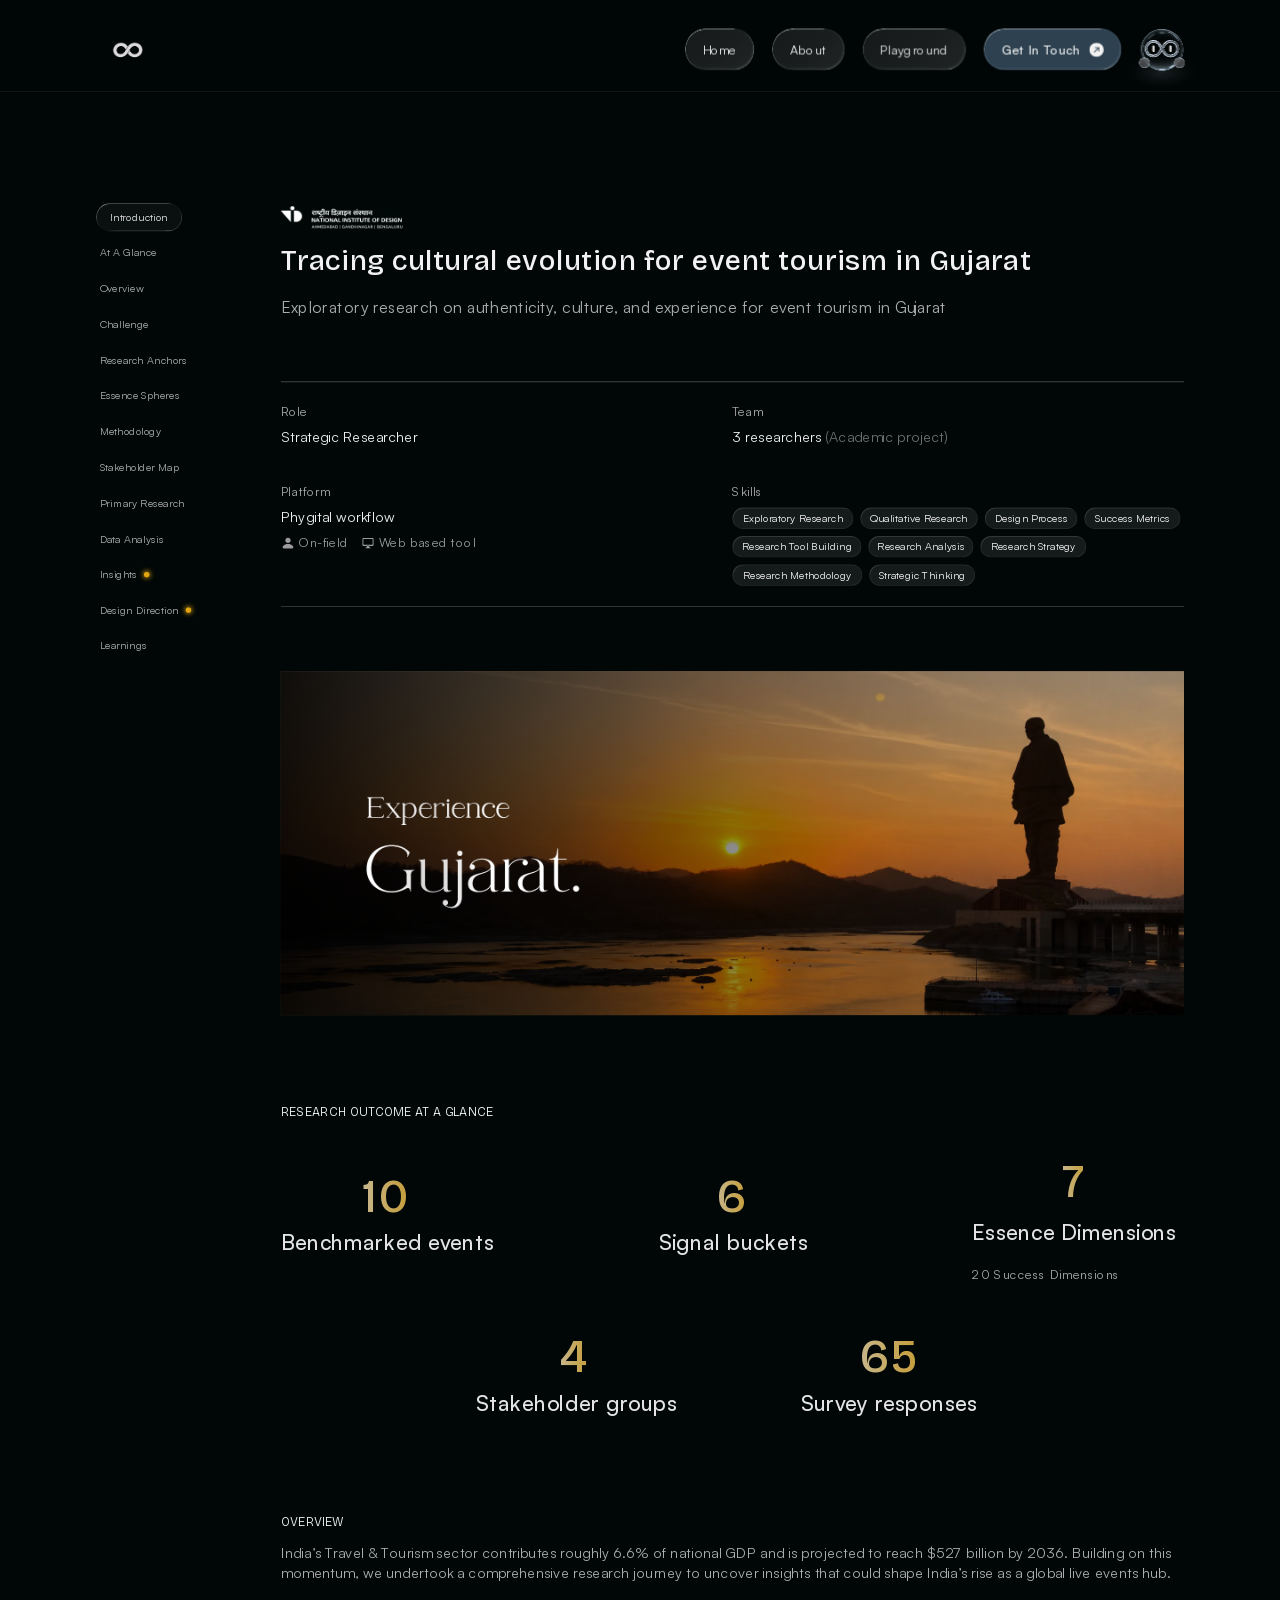
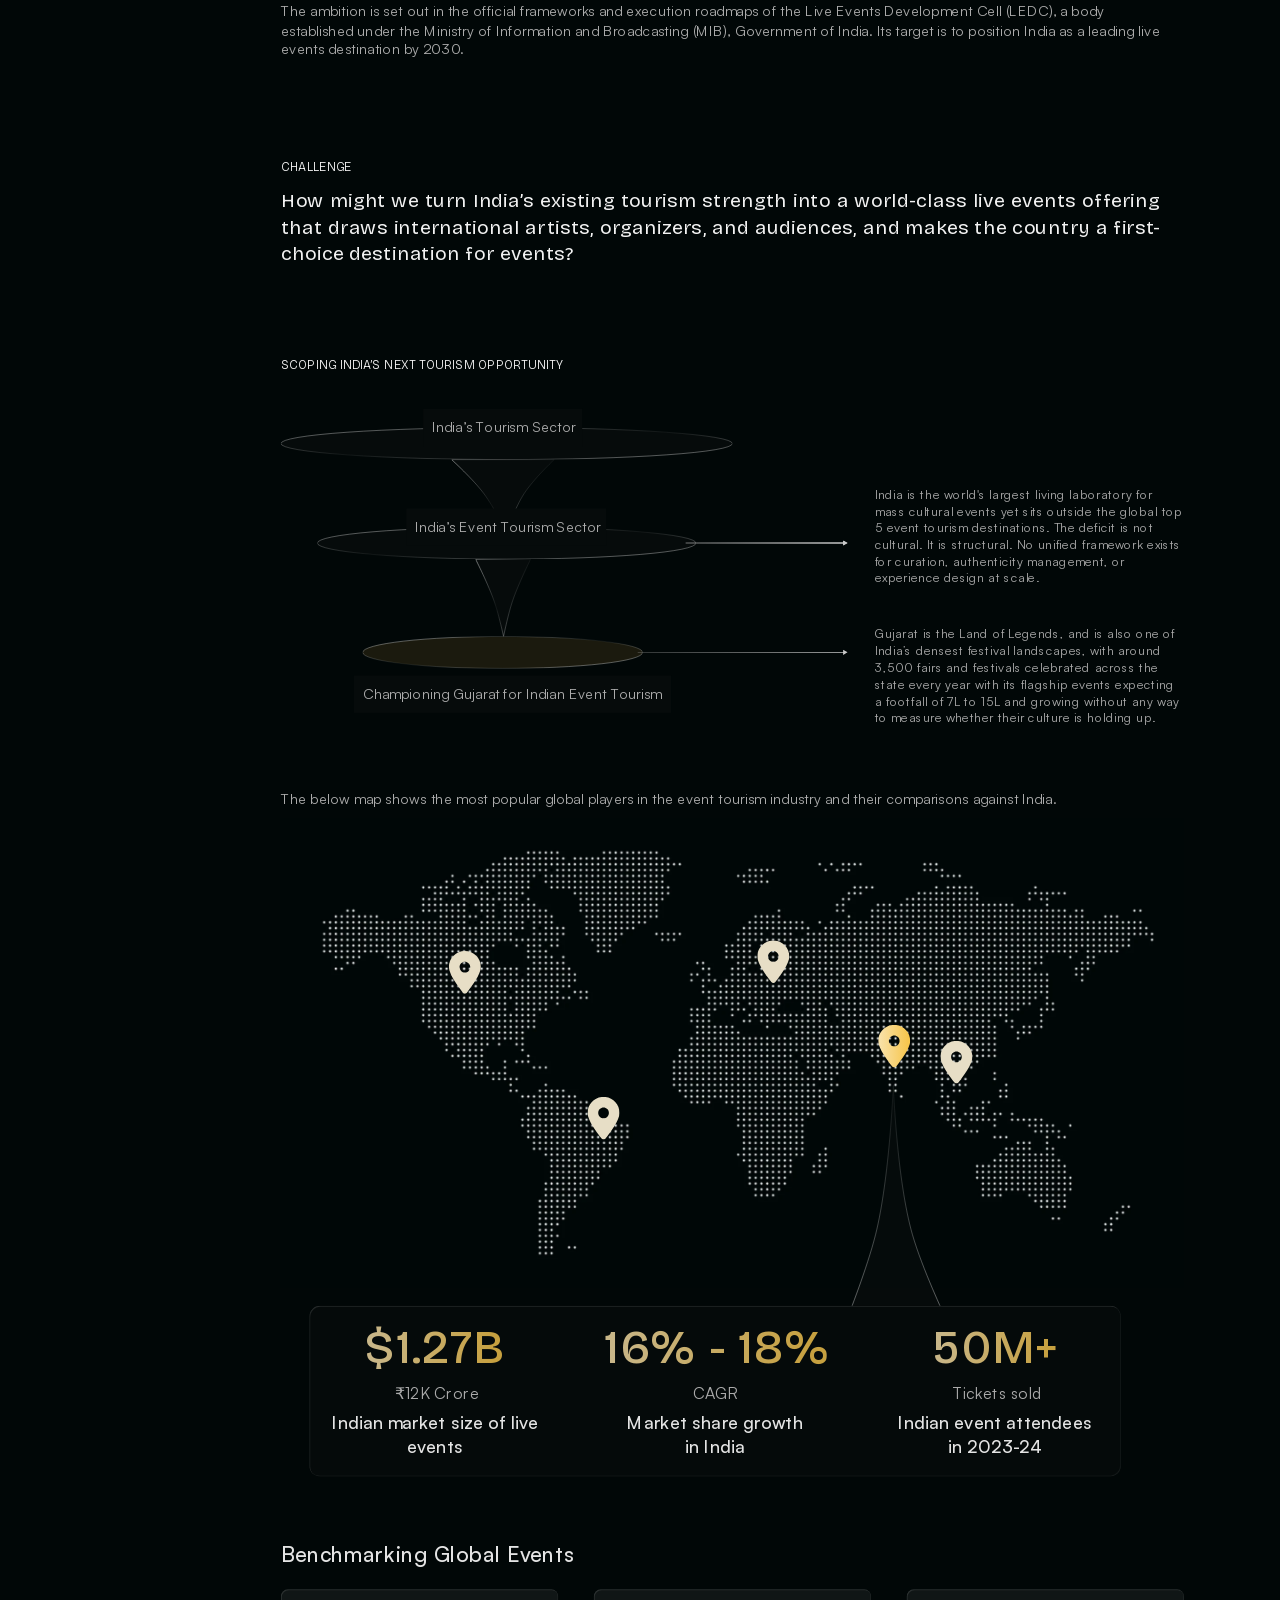
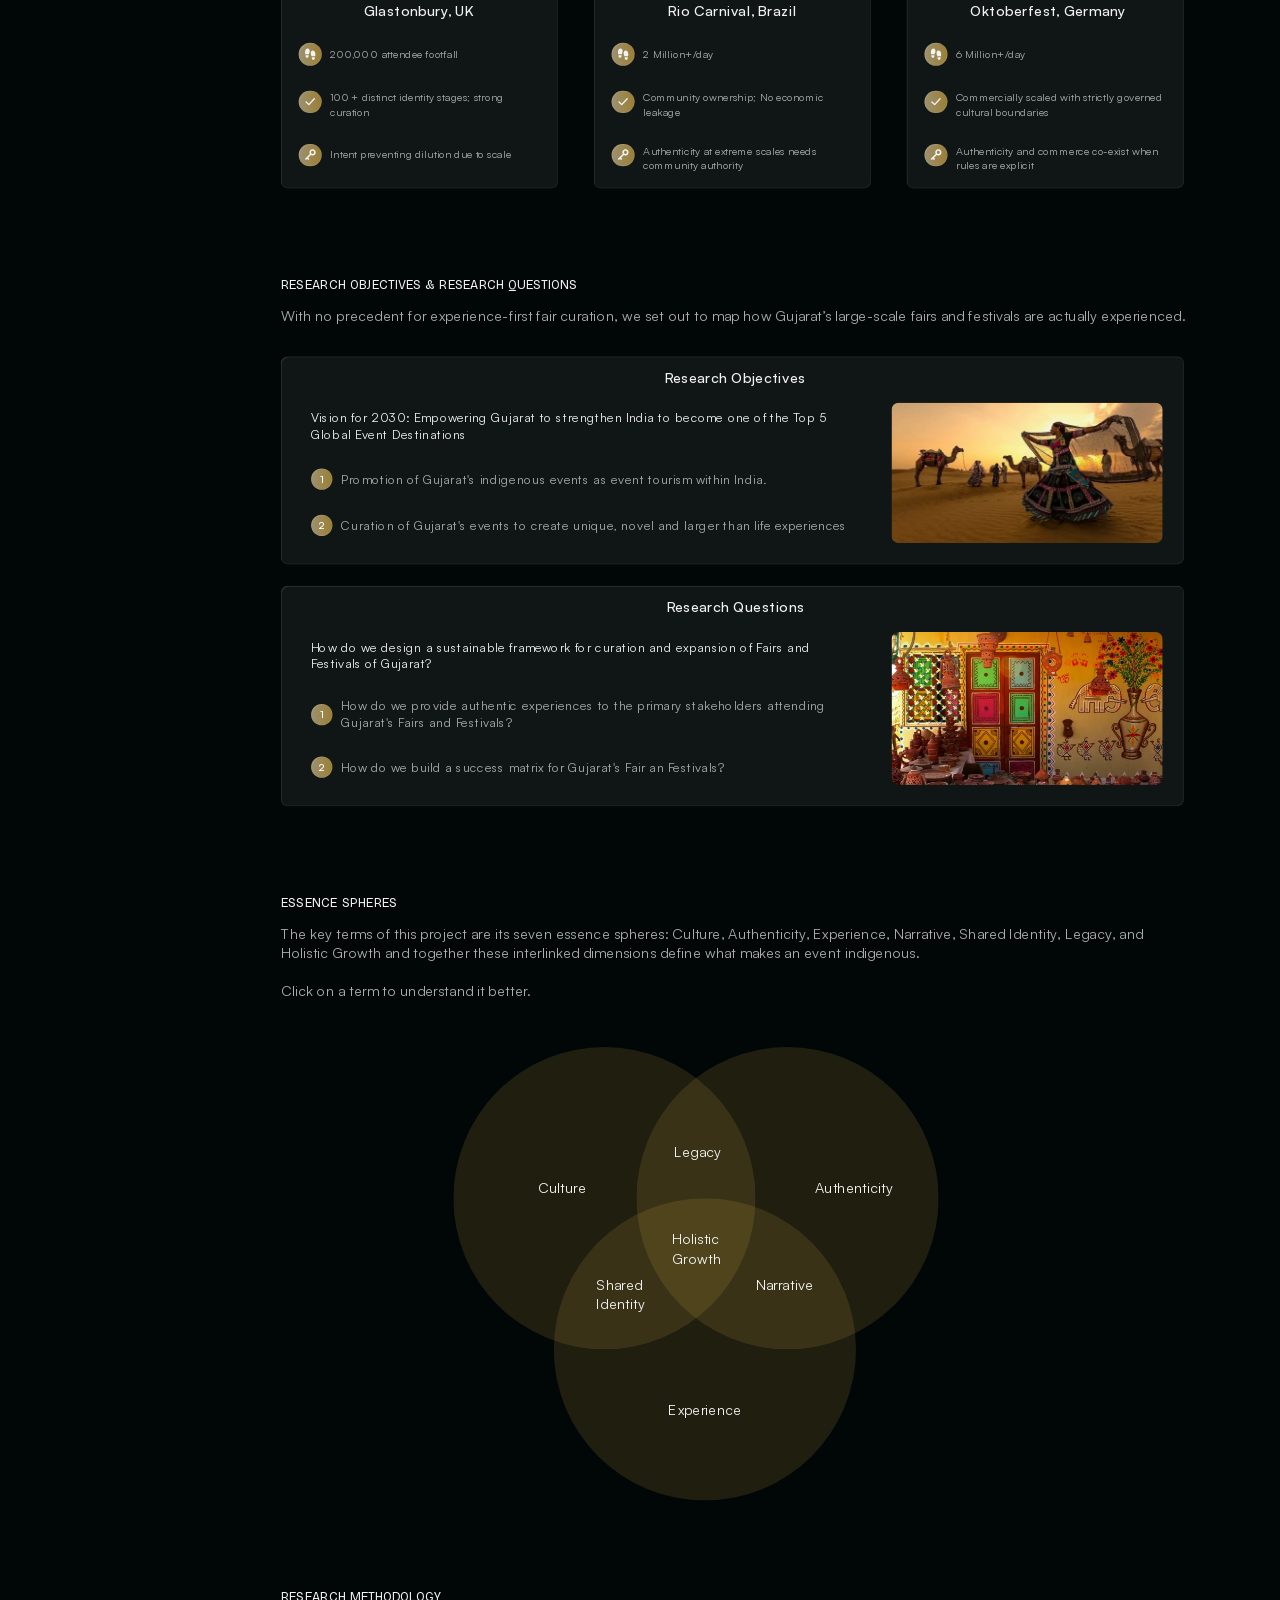
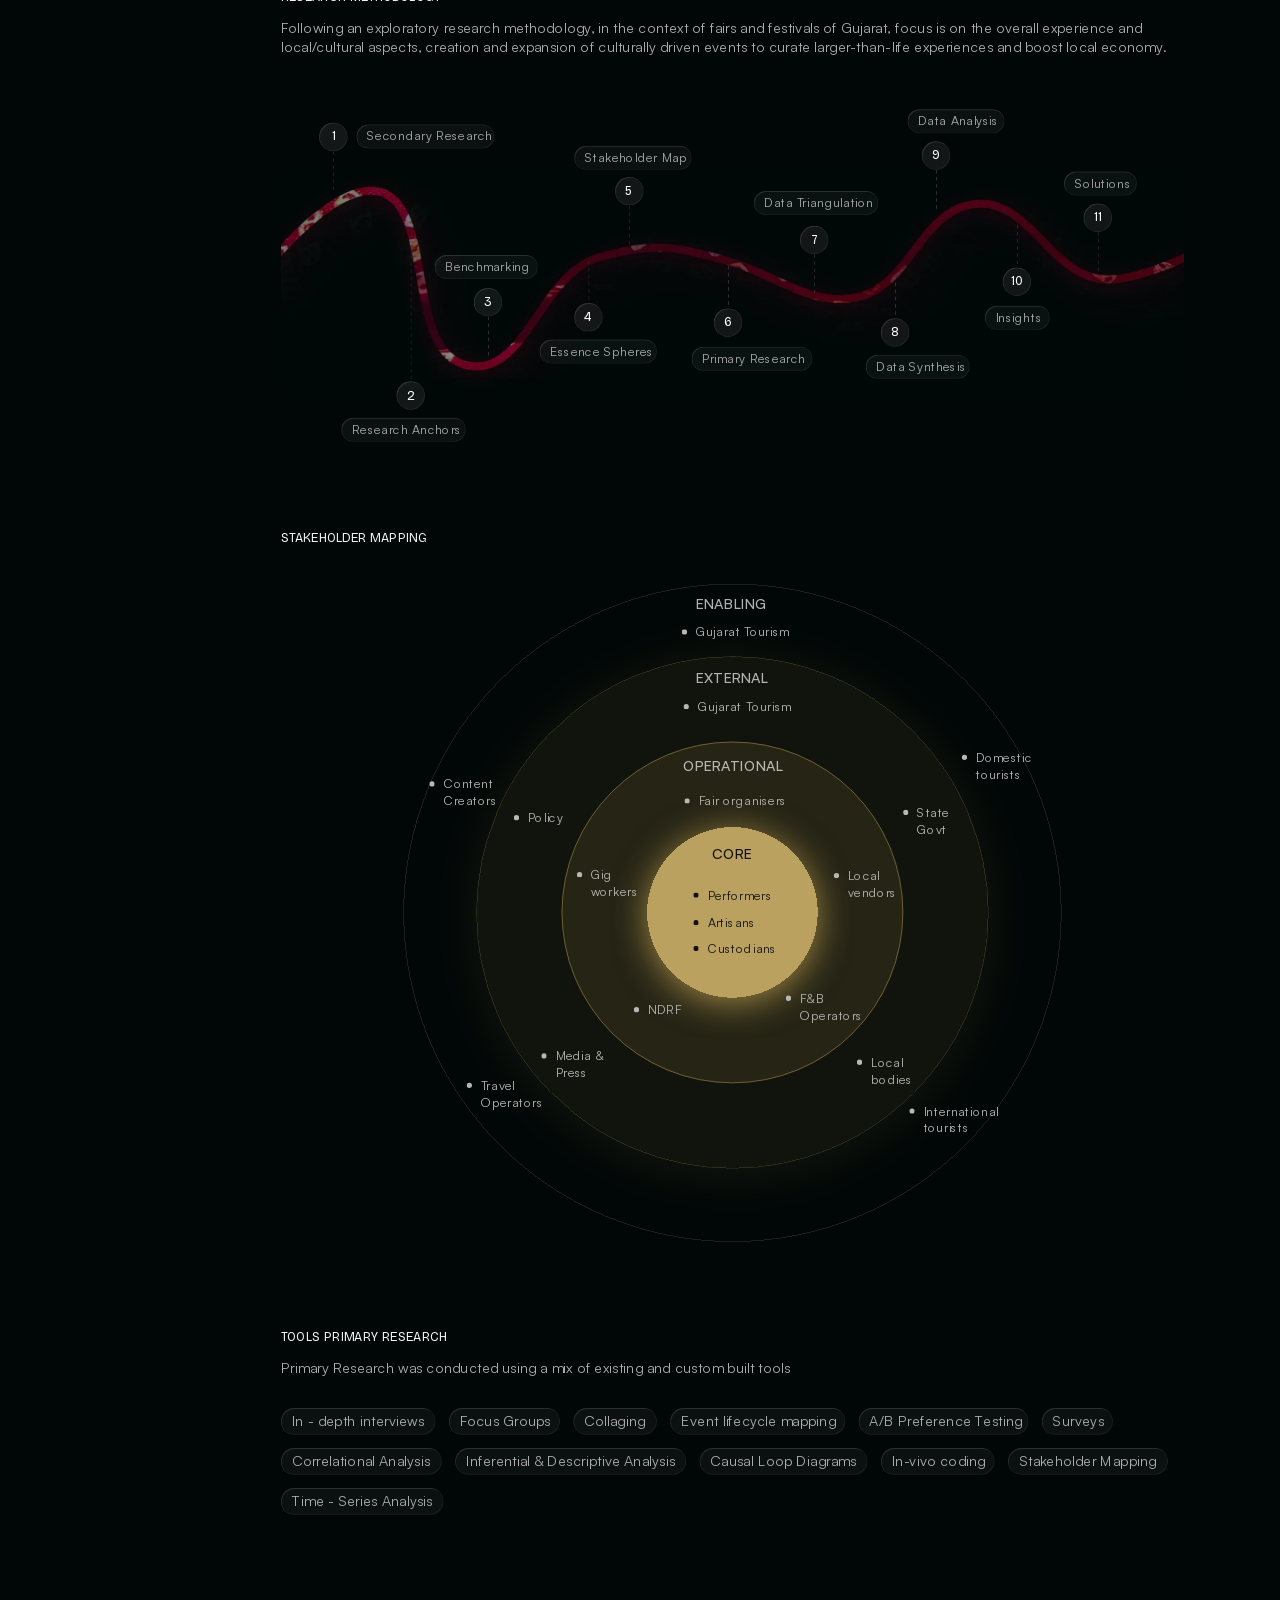
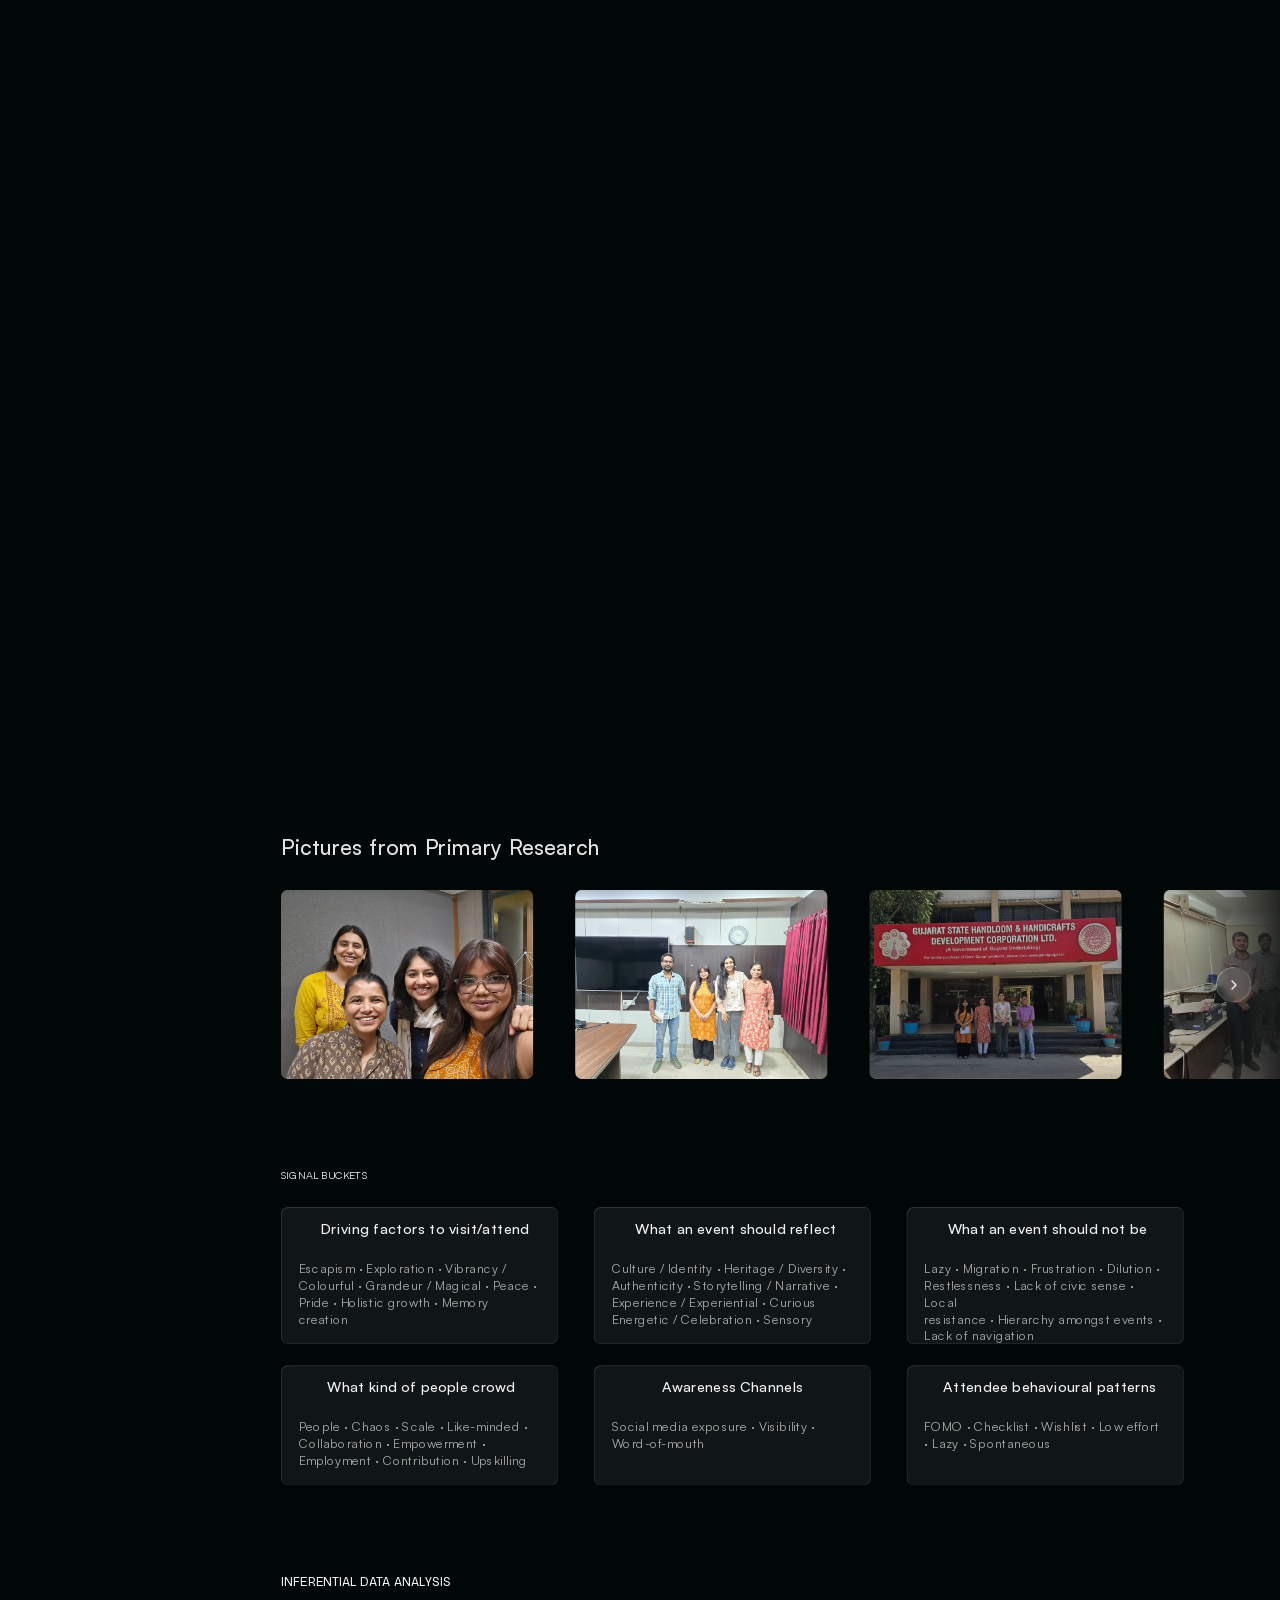
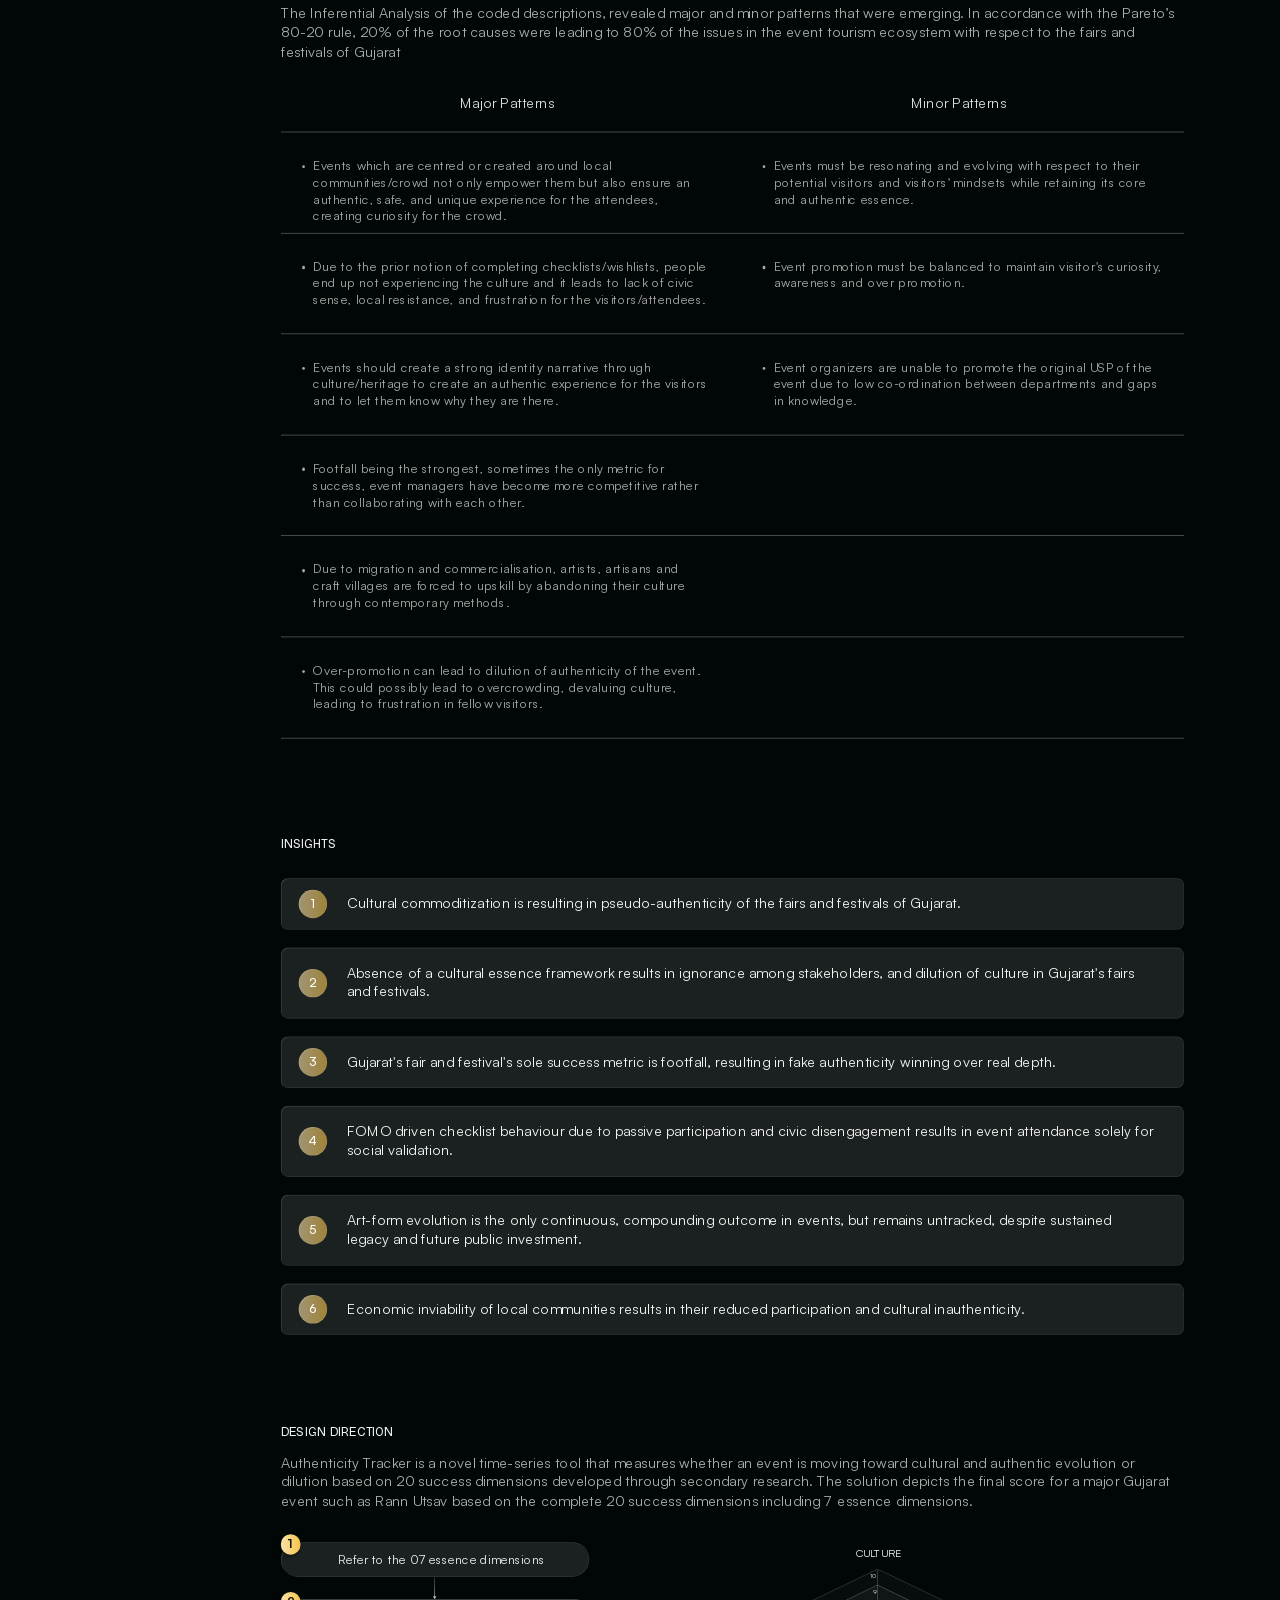
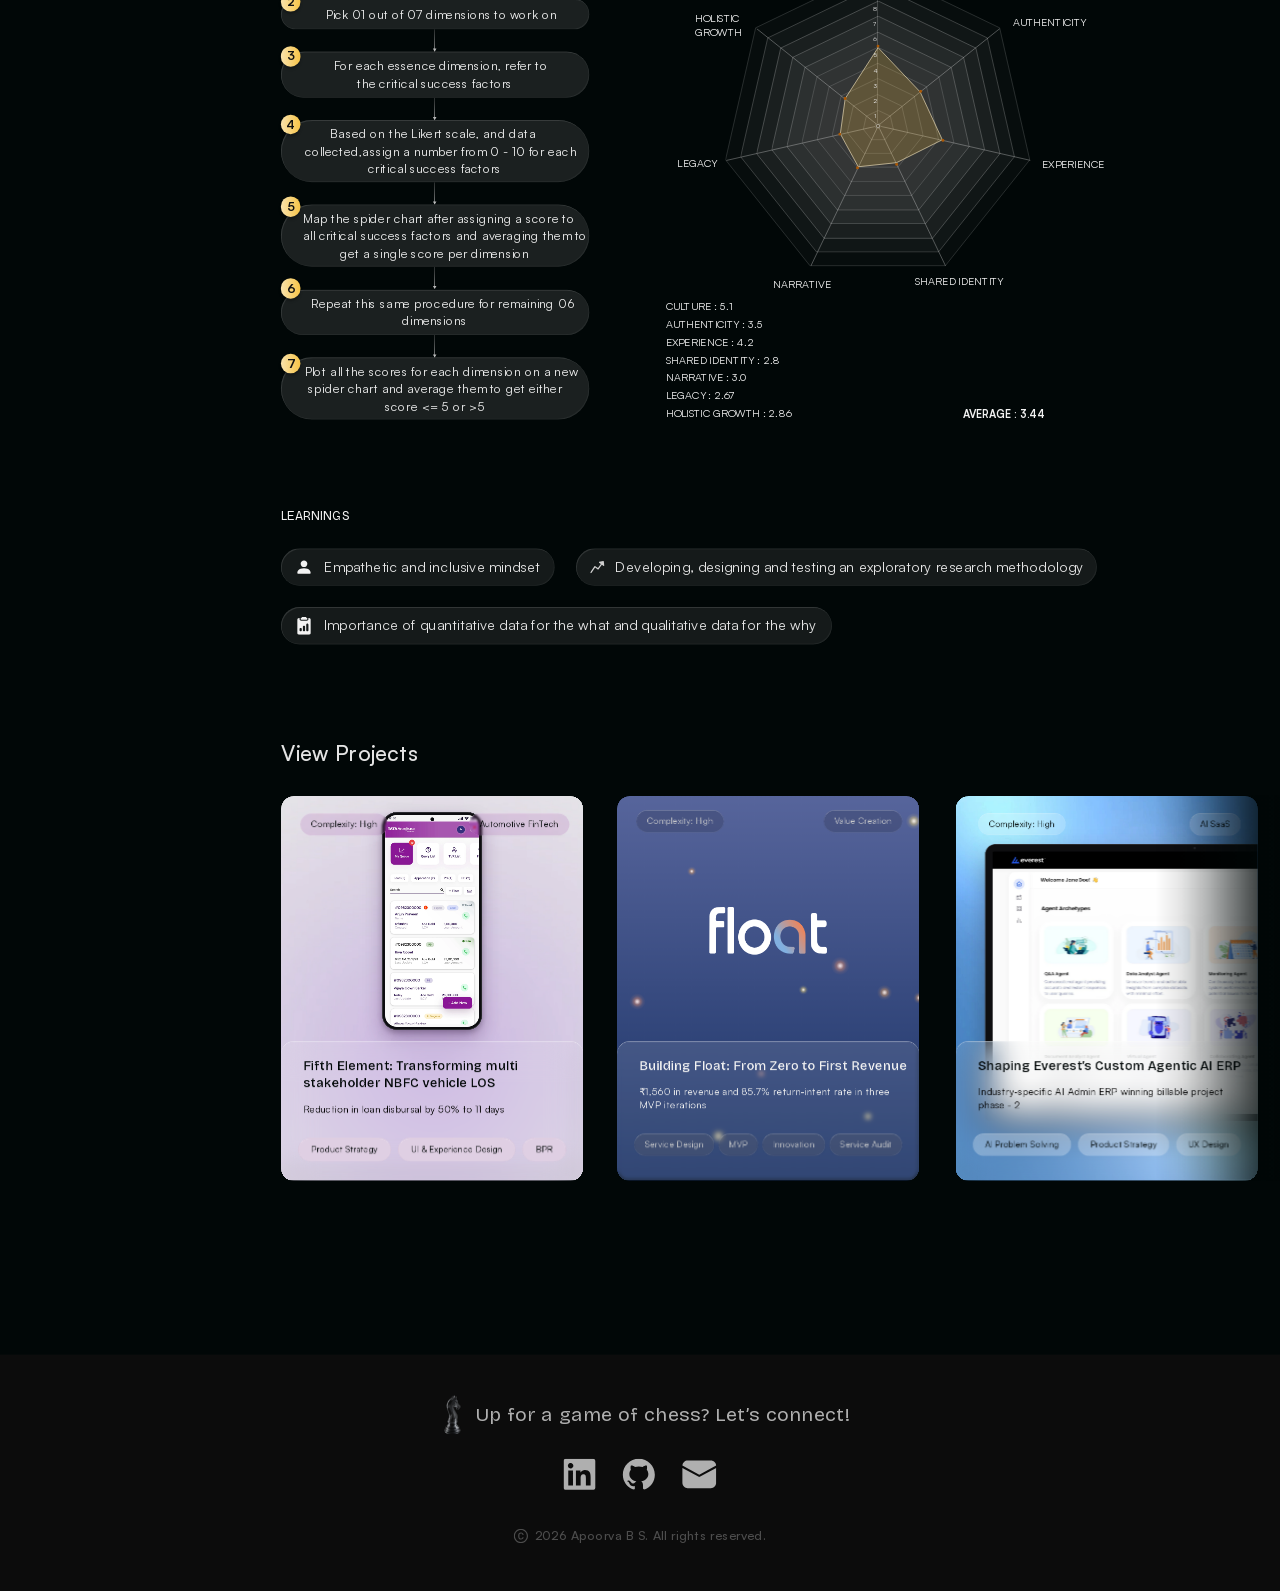
<file: event-tourism.html>
<!doctype html>
<html lang="en"><head><meta charset="utf-8">
<meta name="viewport" content="width=device-width, initial-scale=1">
<link rel="preload" as="image" href="et/620-5528.webp?v=tnxcj1" fetchpriority="high">
<link rel="preload" as="image" href="et/978-23899.webp?v=tnxqfd" fetchpriority="high">
<link rel="preload" as="image" href="et/979-23949.webp?v=tnxqup" fetchpriority="high">
<link rel="stylesheet" href="fonts/fonts.css">
<script>
// start loading every face the page uses straight away, and let the page wait for exactly these before measuring anything
window.FONTS = document.fonts ? Promise.all(['300 16px Satoshi', '400 16px Satoshi', 'italic 400 16px Satoshi', '500 16px Satoshi', '700 16px Satoshi',
  '400 16px "Bricolage Grotesque"', '500 16px "Bricolage Grotesque"'].map(f => document.fonts.load(f).catch(() => {}))).then(() => document.fonts.ready) : Promise.resolve();
</script>
<link rel="icon" type="image/png" sizes="256x256" href="favicon-256.png">
<link rel="icon" type="image/png" sizes="32x32" href="favicon-32.png">
<link rel="apple-touch-icon" href="apple-touch-icon.png">
<title>Event Tourism | Apoorva B S</title>
<link rel="preload" href="fonts/satoshi-400.woff2" as="font" type="font/woff2" crossorigin>
<link rel="preload" href="fonts/bricolage-300-latin.woff2" as="font" type="font/woff2" crossorigin>
<script>document.documentElement.dataset.theme = 'dark'; if (!matchMedia('(prefers-reduced-motion: reduce)').matches) document.documentElement.classList.add('fx');</script>
<style>

  /* two themes: dark (the Figma design) and light. Everything colour-related reads these. */
  :root { --bg: #010707; --bgrgb: 1,7,7; --ink: #f2f2f2; --ink2: #fff; --hook: #e4e4e4; --blue: #729FC3;
          --hi: 255,255,255; --hiA: 1; --shA: 1; --logoF: contrast(1); --sel: #d5d5d5; color-scheme: dark; }
  :root[data-theme="light"] { --bg: #f4f6f6; --bgrgb: 244,246,246; --ink: #010707; --ink2: #0d1515; --hook: #010707; --blue: #4f7fa8;
          --hi: 1,7,7; --hiA: .38; --shA: .28; --logoF: invert(1) hue-rotate(180deg); --sel: #2a3232; color-scheme: light; }
  /* smooth switch between themes */
  @view-transition { navigation: auto; }
  .nav { view-transition-name: site-nav; } .logo { view-transition-name: site-logo; } .themeBtn { view-transition-name: site-theme; }
  ::view-transition-group(site-nav), ::view-transition-group(site-logo), ::view-transition-group(site-theme) { animation: none; }
  ::view-transition-old(site-nav), ::view-transition-old(site-logo), ::view-transition-old(site-theme) { display: none; }
  ::view-transition-new(site-nav), ::view-transition-new(site-logo), ::view-transition-new(site-theme) { animation: none; }
  ::view-transition-old(root), ::view-transition-new(root) { animation-duration: .7s; animation-timing-function: cubic-bezier(.4,0,.2,1); }
  * { box-sizing: border-box; font-synthesis: none; }
  html, body { margin: 0; background: var(--bg); overflow-x: hidden; }
  body { -webkit-font-smoothing: antialiased; -moz-osx-font-smoothing: grayscale; }
  .stage { width: 1440px; height: 5022px; position: relative; overflow: hidden; background: var(--bg); transform-origin: top left; }
  .abs { position: absolute !important; }

  /* nav */
  .logo { left: 120px; top: 32px; width: 48px; height: 48px; border-radius: 40px; }
  .logo img { filter: var(--logoF); position: absolute; left: 6.84px; top: 14.76px; width: 34.32px; height: 18.48px; display: block; }
  .nav { left: 841px; top: 32px; display: flex; gap: 20px; align-items: center; }
  /* the top bar stays put while the page scrolls under it: frosted glass, drawn at the stage's scale (--s, set with the stage) */
  .topbar { position: fixed; left: 0; top: 0; z-index: 50; width: 100%; height: calc(104px * var(--s, 1)); background: rgba(1,7,7,.55);
            -webkit-backdrop-filter: blur(16px); backdrop-filter: blur(16px); border-bottom: 1px solid rgba(255,255,255,.06); }
  .topbar .tbIn { position: absolute; left: 0; top: 0; width: 1440px; height: 104px; transform: scale(var(--s, 1)); transform-origin: 0 0; }
  .nav a { font-family: 'Satoshi', sans-serif; font-weight: 400; font-size: 14px; line-height: 19px; letter-spacing: 0.28px;
           color: var(--ink); padding: 14px 20px; border-radius: 50px; text-decoration: none; white-space: nowrap;
           display: flex; align-items: center; gap: 10px; transition: background .25s; }
  .nav a.glass:hover { background: linear-gradient(135deg, rgba(var(--hi), calc(0.12 * var(--hiA))), rgba(var(--hi), calc(0.17 * var(--hiA)))); }
  /* "Get In Touch": blue #729FC3 at 40% under the glass */
  /* the page you're on: brighter glass (22% instead of 10%) */
  .nav a.glass.current { background: rgba(var(--hi), calc(0.22 * var(--hiA))); }
  :root[data-theme="light"] .nav a.glass.current { background: rgba(1,7,7,0.09); }
  .nav a.cta { font-weight: 500; background: rgba(114,159,195,0.4); }
  :root[data-theme="light"] .nav a.cta { background: rgba(79,127,168,0.4); }
  .nav a.cta:hover { background: rgba(114,159,195,0.52); }
  .nav a.cta svg { width: 16px; height: 16px; display: block; }

  .themeBtn { left: 774px; top: 32px; width: 47px; height: 47px; border-radius: 50%; border: 0; padding: 0; cursor: pointer; display: grid; place-items: center; color: var(--ink); }
  .themeBtn svg { width: 18px; height: 18px; grid-area: 1 / 1; transition: opacity .5s ease, transform .6s cubic-bezier(.3,.7,.2,1); }
  .themeBtn .moon { opacity: 0; transform: rotate(-70deg) scale(.6); }
  :root[data-theme="light"] .themeBtn .sun { opacity: 0; transform: rotate(70deg) scale(.6); }
  :root[data-theme="light"] .themeBtn .moon { opacity: 1; transform: none; }
  .themeBtn:hover { background: linear-gradient(135deg, rgba(var(--hi), calc(0.12 * var(--hiA))), rgba(var(--hi), calc(0.17 * var(--hiA)))); }
  /* Figma "Glass": frosted blur behind, faint fill, thin bright rim (top-left / bottom-right glints), faint inner glow */
  .glass { position: relative; isolation: isolate;
    background: linear-gradient(135deg, rgba(var(--hi), calc(0.085 * var(--hiA))) 0%, rgba(var(--hi), calc(0.10 * var(--hiA))) 55%, rgba(var(--hi), calc(0.13 * var(--hiA))) 100%);
    -webkit-backdrop-filter: blur(4px); backdrop-filter: blur(4px); }
  .glass::before { content: ""; position: absolute; inset: 0; border-radius: inherit; padding: 1px; pointer-events: none; clip-path: var(--ring, none);
    background: conic-gradient(from 0deg,
      rgba(var(--hi), calc(.37 * var(--hiA))) 0deg, rgba(var(--hi), calc(.37 * var(--hiA))) calc(var(--c,72deg) + 0.5deg),
      rgba(var(--hi), calc(.03 * var(--hiA))) calc(var(--c,72deg) + 6deg), rgba(var(--hi), calc(.03 * var(--hiA))) calc(var(--c,72deg) + 11deg),
      rgba(var(--hi), calc(.28 * var(--hiA))) 90deg, rgba(var(--hi), calc(.30 * var(--hiA))) calc(180deg - var(--c,72deg) - 12deg),
      rgba(var(--hi), calc(.50 * var(--hiA))) calc(180deg - var(--c,72deg) - 7deg), rgba(var(--hi), calc(.50 * var(--hiA))) calc(180deg - var(--c,72deg) - 2deg),
      rgba(var(--hi), calc(.25 * var(--hiA))) calc(180deg - var(--c,72deg) + 3deg), rgba(var(--hi), calc(.25 * var(--hiA))) calc(180deg + var(--c,72deg) - 3deg),
      rgba(var(--hi), calc(.03 * var(--hiA))) calc(180deg + var(--c,72deg) + 5deg), rgba(var(--hi), calc(.03 * var(--hiA))) calc(180deg + var(--c,72deg) + 11deg),
      rgba(var(--hi), calc(.42 * var(--hiA))) 270deg,
      rgba(var(--hi), calc(.75 * var(--hiA))) calc(360deg - var(--c,72deg) - 10deg), rgba(var(--hi), calc(.75 * var(--hiA))) calc(360deg - var(--c,72deg) - 5deg),
      rgba(var(--hi), calc(.37 * var(--hiA))) calc(360deg - var(--c,72deg) - 0.5deg), rgba(var(--hi), calc(.37 * var(--hiA))) 360deg);
    -webkit-mask: linear-gradient(#000 0 0) content-box, linear-gradient(#000 0 0); -webkit-mask-composite: xor;
            mask: linear-gradient(#000 0 0) content-box exclude, linear-gradient(#000 0 0); -webkit-mask-composite: xor; mask-composite: exclude; }
  .glass::after { content: ""; position: absolute; inset: 1px; border-radius: inherit; pointer-events: none;
    box-shadow: inset -1px -1.5px 2px rgba(var(--hi), calc(0.07 * var(--hiA))); }

  :root[data-theme="light"] .glass { background: rgba(1,7,7,0.04); }
  :root[data-theme="light"] .glass::before { opacity: .25; }

  /* footer (Figma "Frame 117", Let's connect version) */
  :root { --foot: #0c0c0c; --footInk: #aeaeae; --footIcon: #afafaf; --footFine: #4d4d4d; }
  :root[data-theme="light"] { --foot: #e9ecec; --footInk: #6b7272; --footIcon: #9aa1a1; --footFine: #a7adad; }
  .foot { left: 0; width: 1440px; height: 295px; background: var(--foot); }
  .foot .reach { position: absolute; left: 0; width: 1440px; top: 109px; margin: 0; text-align: center; font-family: 'Satoshi', sans-serif; font-weight: 500;
                 font-size: 16px; line-height: 21.6px; letter-spacing: .32px; color: var(--footInk); }
  .foot .icons { position: absolute; left: 634.15px; top: 117px; width: 171.7px; height: 35.35px; display: block; }
  .foot .icons a { fill: var(--footIcon); transition: fill .25s ease; }
  .foot .icons a:hover { fill: #e4e4e4; }
  .foot .fine { position: absolute; left: 0; width: 1440px; top: 194px; margin: 0; display: flex; justify-content: center; align-items: center; gap: 8px;
                font-family: 'Satoshi', sans-serif; font-weight: 500; font-size: 14px; line-height: 19px; letter-spacing: .28px; color: var(--footFine); }
  .foot .fine svg { width: 16px; height: 16px; display: block; fill: var(--footFine); }
  /* footer (Figma "Frame 117", 3 Nov): "Up for a game of chess?" with a small glass knight turning round and round, leaning slightly back */
  .foot .chess { position: absolute; left: 534px; top: 53px; margin: 0; font-family: 'Bricolage Grotesque', sans-serif; font-weight: 400; font-size: 22px;
                 line-height: 30px; letter-spacing: .44px; color: #afafaf; white-space: nowrap; }
  .foot .kspin { position: absolute; left: 494px; top: 45px; width: 30px; height: 45px; overflow: hidden; }
  .foot .kspin img { position: absolute; left: 0; top: 0; width: 2160px; height: 45px; max-width: none; animation: kspin 3.5s steps(72) infinite; }
  @keyframes kspin { to { transform: translateX(-2160px); } }
  @media (prefers-reduced-motion: reduce) { .foot .kspin img { animation: none; } }
  /* ---- Everest case study (built from Figma frame 430:312). The design is dark only, so this page stays dark. */
  @font-face { font-family: 'Bricolage Grotesque'; src: url('fonts/bricolage-300-latin.woff2') format('woff2'); font-weight: 300; font-style: normal; font-display: block; }
  @font-face { font-family: 'Bricolage Grotesque'; src: url('fonts/bricolage-700-latin.woff2') format('woff2'); font-weight: 700; font-style: normal; font-display: block; }
  @font-face { font-family: 'Raleway'; src: url('fonts/raleway-500-latin.woff2') format('woff2'); font-weight: 500; font-style: normal; font-display: swap; }
  .themeBtn { display: none !important; }
  /* clip (not hidden) so the contents bar can stick to the screen */
  html, body { overflow-x: clip; } .stage { overflow: clip; }

  /* left contents bar: pinned to the screen (outside the scaled page), scaled to match it */
  .tocRail { position: absolute; left: 0; top: 0; width: 0; z-index: 5; pointer-events: none; }
  .toc { position: sticky; left: 0; top: 112px; width: 152px; padding: 4px 0; transform-origin: 0 0; pointer-events: auto; }
  .toc ol { list-style: none; margin: 0; padding: 0; display: flex; flex-direction: column; gap: var(--gap, 16px); align-items: flex-start; }
  .toc a { position: relative; display: flex; align-items: center; padding: 4px; margin: 0; border-radius: 50px; text-decoration: none; white-space: nowrap;
           font-family: 'Satoshi', sans-serif; font-weight: 400; font-size: 12px; line-height: 1.35; letter-spacing: .02em; color: #ababab;
           transition: padding .35s ease, margin .35s ease, background-color .35s ease, color .35s ease; }
  .toc a:hover { color: #e4e4e4; }
  .toc a.on { padding: 8px 16px; margin: -4px 0; background: rgba(255,255,255,.04); color: #e4e4e4; }
  .toc a:focus-visible { outline: 1px solid #729FC3; outline-offset: 2px; }
  /* the selected item wears the same glass rim as the nav buttons */
  .toc a::before { content: ""; position: absolute; inset: 0; border-radius: inherit; padding: 1px; pointer-events: none; opacity: 0; transition: opacity .35s ease;
    background: conic-gradient(from 0deg, rgba(255,255,255,.37) 0deg, rgba(255,255,255,.37) calc(var(--c,70deg) + .5deg), rgba(255,255,255,.03) calc(var(--c,70deg) + 6deg),
      rgba(255,255,255,.03) calc(var(--c,70deg) + 11deg), rgba(255,255,255,.28) 90deg, rgba(255,255,255,.30) calc(180deg - var(--c,70deg) - 12deg),
      rgba(255,255,255,.50) calc(180deg - var(--c,70deg) - 7deg), rgba(255,255,255,.50) calc(180deg - var(--c,70deg) - 2deg), rgba(255,255,255,.25) calc(180deg - var(--c,70deg) + 3deg),
      rgba(255,255,255,.25) calc(180deg + var(--c,70deg) - 3deg), rgba(255,255,255,.03) calc(180deg + var(--c,70deg) + 5deg), rgba(255,255,255,.03) calc(180deg + var(--c,70deg) + 11deg),
      rgba(255,255,255,.42) 270deg, rgba(255,255,255,.75) calc(360deg - var(--c,70deg) - 10deg), rgba(255,255,255,.75) calc(360deg - var(--c,70deg) - 5deg),
      rgba(255,255,255,.37) calc(360deg - var(--c,70deg) - .5deg), rgba(255,255,255,.37) 360deg);
    -webkit-mask: linear-gradient(#000 0 0) content-box, linear-gradient(#000 0 0); -webkit-mask-composite: xor;
            mask: linear-gradient(#000 0 0) content-box exclude, linear-gradient(#000 0 0); -webkit-mask-composite: xor; mask-composite: exclude; }
  .toc a.on::before { opacity: .55; }
  /* Final Solution: a blue beacon */
  .toc .dot { position: relative; flex: none; margin-left: 8px; width: 6px; height: 6px; border-radius: 50%; background: #235cf4; box-shadow: 0 0 6px 1px rgba(35,92,244,.8); }
  .toc .dot::after { content: ""; position: absolute; inset: 0; border-radius: 50%; background: rgba(35,92,244,.6); animation: beacon 2.2s cubic-bezier(.2,.6,.3,1) infinite; }
  @keyframes beacon { 0% { transform: scale(1); opacity: .9; } 100% { transform: scale(3.6); opacity: 0; } }

  /* right-hand column: every section is the Figma frame, laid out exactly */
  .col { left: 316px; top: 232px; width: 1016px; }
  .F { position: relative; width: 1016px; scroll-margin-top: 112px; }
  .F :is(div, p, svg, img):not(.pcard, .pcard *) { position: absolute; }   /* the Home cards in View Projects keep their own layout */
  .F p { margin: 0; line-height: 1.35; letter-spacing: .02em; font-synthesis: none; }
  .F img { display: block; }
  .s3, .s4, .s5, .s7 { font-family: 'Satoshi', sans-serif; } .s3 { font-weight: 300; } .s4 { font-weight: 400; } .s5 { font-weight: 500; } .s7 { font-weight: 700; }
  .b3, .b4, .b5, .b7 { font-family: 'Bricolage Grotesque', sans-serif; } .b3 { font-weight: 300; } .b4 { font-weight: 400; } .b5 { font-weight: 500; } .b7 { font-weight: 700; }
  .r5 { font-family: 'Raleway', sans-serif; font-weight: 500; }
  .F .li { display: block; position: relative; padding-left: 1.45em; }
  .F .li::before { content: ""; position: absolute; left: .55em; top: .62em; width: .26em; height: .26em; border-radius: 50%; background: currentColor; }
  /* Figma "Glass": faint fill (from the export) plus a soft bright rim */
  .F .gl { box-shadow: inset 1px 1px 0 rgba(255,255,255,.10), inset -1px -1px 0 rgba(255,255,255,.04), inset 0 0 0 .5px rgba(255,255,255,.05); }

  /* placeholders (top video, Evidencing) */
  .F .ph { display: grid; place-items: center; border-radius: 0; background: #d9d9d9; }
  .F .ph span { position: static; font-family: 'Satoshi', sans-serif; font-size: 14px; letter-spacing: .02em; color: #6d6d6d; }

  @media (prefers-reduced-motion: reduce) { .toc a { transition: none; } .toc .dot::after { animation: none; } }
  /* footer: the full 266px Figma footer (chess line, Let's connect, icons, copyright) */
  .foot { height: 266px; }

  /* every section fades in gently the first time it scrolls into view */
  .fx .F { opacity: 0; transform: translateY(14px); transition: opacity .55s ease, transform .55s cubic-bezier(.2,.7,.3,1); }
  .fx .F.in { opacity: 1; transform: none; }
  /* the cards' frosted panels can't blur through a fading section: they popped sharp when the fade ended, so this row is simply there */
  .fx .F.more { opacity: 1; transform: none; transition: none; }

  /* glass round arrow buttons, like the nav's round theme button */
  .F .arrow { position: absolute; width: 40px; height: 40px; border-radius: 50%; border: 0; padding: 0; cursor: pointer; display: grid; place-items: center; color: #f2f2f2; z-index: 2;
              transition: background .25s ease, opacity .3s ease, visibility .3s; }
  .F .arrow:hover { background: linear-gradient(135deg, rgba(255,255,255,.12), rgba(255,255,255,.17)); }
  .F .arrow:focus-visible { outline: 1px solid #729FC3; outline-offset: 3px; }
  .F .arrow svg { position: static; width: 16px; height: 16px; fill: none; stroke: currentColor; stroke-width: 1.6; stroke-linecap: round; stroke-linejoin: round; }

  /* Design evolution: iteration tabs + a slow carousel with dots */
  .F.evo .evTab { cursor: pointer; transition: background-color .35s ease; }
  .F.evo .evTab:hover { background-color: rgba(255,255,255,.08) !important; }
  .F.evo .evTab.on { background-color: rgba(255,255,255,.1) !important; }
  .F.evo .evTab:focus-visible { outline: 1px solid #729FC3; outline-offset: 2px; }
  .F.evo .win { left: 0; width: 1016px; height: 412px; overflow: hidden; }
  /* slides sit 40px apart so on a scaled page the next screen's edge never peeks into view */
  .F.evo .track { position: absolute; left: 0; top: 0; display: flex; gap: 40px; will-change: transform; transition: transform 1.2s cubic-bezier(.65,0,.35,1); }
  .F.evo .slide { position: relative; flex: none; width: 1016px; height: 412px; }
  /* below the screens: the arrows at the two corners, the dots between them */
  .F.evo .arrow { top: 554px; } .F.evo .arrow.prev { left: 0; } .F.evo .arrow.next { right: 0; }
  .F .dots { left: 0; width: 1016px; height: 16px; display: flex; justify-content: center; gap: 10px; }
  .F .dots button { width: 7px; height: 7px; padding: 0; border: 0; border-radius: 50%; background: rgba(255,255,255,.22); cursor: pointer; transition: background-color .4s ease, width .4s ease; margin-top: 4px; }
  .F .dots button.on { width: 20px; border-radius: 4px; background: rgba(255,255,255,.7); }
  .F .dots button:focus-visible { outline: 1px solid #729FC3; outline-offset: 2px; }

  /* View projects: the cards scroll sideways; they never pass the column's left edge */
  .F.more .rail { left: 0; top: 64px; width: 1124px; height: 433px; overflow: hidden; }
  .F.more .strip { position: absolute; left: 0; top: 0; width: 1124px; height: 433px; overflow-x: auto; overflow-y: hidden; scrollbar-width: none; overscroll-behavior-x: contain; }
  .F.more .strip::-webkit-scrollbar { display: none; }
  .F.more .cards { position: relative; width: 1863px; height: 433px; }
  .F.more .card { position: absolute; top: 0; width: 340px; height: 433px; border-radius: 0; }
  .F.more .card { overflow: hidden; border-radius: 14.4px; }
  .F.more .pcard { position: relative; transform: scale(.6007); transform-origin: 0 0; will-change: transform; }   /* each card is drawn ahead on its own layer, so sliding the row only moves finished pictures */
  .F.more .streak { will-change: transform; }   /* the streak redraws alone, without redrawing the card under it */   /* Home's 566 x 722 card at Figma's 340 x 433 */
  .F.more .shade { position: absolute; top: 0; width: 140px; height: 433px; pointer-events: none; z-index: 1; opacity: 0; transition: opacity .35s ease; }
  /* a soft dark grey rather than black, so the edge fades gently */
  /* the page's own colour, fading in soft steps, so the edge melts into the background instead of showing as a band */
  .F.more .shade.l { left: 0; background: linear-gradient(90deg, rgba(1,7,7,.9) 0%, rgba(1,7,7,.78) 15%, rgba(1,7,7,.56) 35%, rgba(1,7,7,.3) 58%, rgba(1,7,7,.1) 80%, rgba(1,7,7,0) 100%); }
  .F.more .shade.r { right: 0; background: linear-gradient(270deg, rgba(1,7,7,.9) 0%, rgba(1,7,7,.78) 15%, rgba(1,7,7,.56) 35%, rgba(1,7,7,.3) 58%, rgba(1,7,7,.1) 80%, rgba(1,7,7,0) 100%); }
  .F.more .arrow { top: 196px; opacity: 0; visibility: hidden; }
  .F.more .arrow.prev { left: 16px; } .F.more .arrow.next { right: 32px; }
  .F.more.canL .shade.l, .F.more.canR .shade.r { opacity: 1; }
  /* picture rows (Float, Event Tourism): the same edge shadows as View projects; the arrow shows whenever there is more that way */
  .F .gal { width: 1124px; height: 213px; overflow: hidden; }
  .F .gal .strip { position: absolute; left: 0; top: 0; width: 1124px; height: 213px; overflow-x: auto; overflow-y: hidden; scrollbar-width: none; overscroll-behavior-x: contain; }
  .F .gal .strip::-webkit-scrollbar { display: none; }
  .F .gal .strip:focus-visible { outline: 1px solid #729FC3; outline-offset: -1px; }
  .F .gal .row { position: relative; height: 213px; display: flex; gap: 47px; }
  .F .gal .row img { position: static; flex: none; height: 213px; border-radius: 8px; }
  .F .gal .shade { position: absolute; top: 0; width: 140px; height: 213px; pointer-events: none; z-index: 1; opacity: 0; transition: opacity .35s ease; }
  .F .gal .shade.l { left: 0; background: linear-gradient(90deg, rgba(24,26,26,.92) 0%, rgba(24,26,26,.55) 38%, rgba(24,26,26,0)); }
  .F .gal .shade.r { right: 0; background: linear-gradient(270deg, rgba(24,26,26,.92) 0%, rgba(24,26,26,.55) 38%, rgba(24,26,26,0)); }
  .F .gal .arrow { top: 86.5px; opacity: 0; visibility: hidden; }
  .F .gal .arrow.prev { left: 16px; } .F .gal .arrow.next { right: 32px; }
  .F .gal.canL .shade.l, .F .gal.canR .shade.r { opacity: 1; }
  .F .gal.canR .arrow.next, .F .gal.canL .arrow.prev { opacity: 1; visibility: visible; }
  .F.more.canR .rail:hover .arrow.next, .F.more.canR .arrow.next:focus-visible,
  .F.more.canL .rail:hover .arrow.prev, .F.more.canL .arrow.prev:focus-visible { opacity: 1; visibility: visible; }
  @media (hover: none) { .F.more.canR .arrow.next, .F.more.canL .arrow.prev { opacity: 1; visibility: visible; } }
  @media (prefers-reduced-motion: reduce) { .fx .F { transition: none; opacity: 1; transform: none; } .F.evo .track { transition: none; } .F .pair .track { transition: none; } }

  /* Final solution: two screens of one step glide past slowly in their device frame, dots below */
  .F .pair .win { left: 0; top: 0; width: 596px; height: 429px; overflow: hidden; }
  .F .pair .track { position: absolute; left: 0; top: 0; display: flex; gap: 40px; will-change: transform; transition: transform 1.2s cubic-bezier(.65,0,.35,1); }
  .F .pair .track img { position: static; flex: none; width: 596px; height: 429px; }
  /* below the screen: the arrows at its two corners, the dots between them */
  .F .pair .dots { left: 0; top: 457px; width: 596px; }
  .F .pair .arrow { top: 445px; } .F .pair .arrow.prev { left: 0; } .F .pair .arrow.next { right: 0; }

  /* the words beside a screen: title, then each text, 8px apart, sitting on the screen's bottom edge */
  .F .kdText { display: flex; flex-direction: column; gap: 8px; height: auto; }
  .F .kdText p { position: static; padding: 0 4px; font-size: 14px; line-height: 1.35; white-space: normal; }
  .F .kdText p.kt { padding: 0; font-size: 16px; white-space: nowrap; }
  /* ---- Selected Work thumbnail animations (driven by thumbs.js; looping ones only run while the card is in view) ---- */
  /* TMFL: a phone prototype stepping through the flow */
  .phone { width: 312px; padding: 10px; border-radius: 46px; background: #0d0d10;
           box-shadow: inset 0 0 0 1.5px #3b3b40, inset 0 0 0 3px #1b1b1f, 0 30px 60px rgba(50,0,70,.28), 0 8px 18px rgba(0,0,0,.25); }
  .phone { transform-origin: 0 0; will-change: transform; }
  .phScreen { position: relative; width: 292px; height: 660px; border-radius: 36px; overflow: hidden; background: #fafafa; }
  /* screens stack; the next one is pushed in from the right like a real app (thumbs.js) */
  /* parked well clear of the screen: right against its edge, the next screen's white could show as a hairline over the purple bar when the card re-drew on hover */
  .phSlide { position: absolute; inset: 0; overflow: hidden; background: #fafafa; transform: translateX(calc(100% + 6px)); will-change: transform; }
  .phSlide.on { transform: none; }
  .phScroll { will-change: transform; } .phScroll > img { display: block; }
  /* the status bar and purple app bar stay put while the queue scrolls under them */
  .phHead { position: absolute; left: 0; top: 0; width: 295px; height: 69.5px; overflow: hidden; } .phHead > img { display: block; }
  /* screens are slightly overscanned (295px): the screenshots' purple bar stops 2px short of their right edge, and that white sliver must stay outside the phone */
  .phInner { position: absolute; left: 0; top: 0; width: 374px; height: 800px; transform: scale(.787); transform-origin: 0 0; }
  .phInner.fl { width: 360px; transform: scale(.8175); }
  .phInner > img, .phInner .phScroll > img { position: absolute; left: 0; top: 0; display: block; }
  .phInner .phScroll { position: absolute; inset: 0; }
  .otp { clip-path: inset(410px 374px 342px 18px); }
  .tap { position: absolute; left: 0; top: 0; width: 34px; height: 34px; margin: -17px 0 0 -17px; border-radius: 50%; z-index: 5; pointer-events: none; opacity: 0;
         background: rgba(35,0,76,.16); box-shadow: 0 0 0 2px rgba(35,0,76,.3); }
  .phBlack { position: absolute; inset: 0; background: #0d0d10; opacity: 0; z-index: 6; pointer-events: none; }
  .phCam { position: absolute; left: 50%; top: 18px; width: 9px; height: 9px; margin-left: -4.5px; border-radius: 50%; background: #0b0b0d; box-shadow: 0 0 0 1.5px #1e1e22; }
  .kycDim { position: absolute; inset: 0 0 -300px; background: rgba(0,0,0,.4); opacity: 0; transition: opacity .5s ease; }
  .kycModal { position: absolute; left: 15.5px; top: 200px;   /* the true centre of the screen; the screen scrolls up to show it (thumbs.js) */ width: 343px; height: 400px; border-radius: 12px; background: #fff; overflow: hidden;
              box-shadow: 0 20px 24px -4px rgba(16,24,40,.1), 0 8px 8px -4px rgba(16,24,40,.04); font-family: 'Inter', sans-serif;
              opacity: 0; transform: translateY(18px) scale(.94); transition: opacity .5s ease, transform .6s cubic-bezier(.2,.8,.2,1.15); }
  .popOn .kycDim { opacity: 1; } .popOn .kycModal { opacity: 1; transform: none; }
  .kycModal p { margin: 0; padding: 0 16px; white-space: normal; letter-spacing: 0; }
  .kycModal .mt { padding-top: 20px; font-weight: 600; font-size: 18px; line-height: 28px; color: #101828; }
  .kycModal .ms { margin-top: 4px; font-weight: 400; font-size: 14px; line-height: 20px; color: #475467; }
  .kycModal .fp { position: absolute; left: 118.4px; top: 130px; width: 106.167px; height: 140px; }
  .kycModal .mx { position: absolute; left: 296.5px; top: 11px; padding: 7.5px; border-radius: 6px; background: #8a1695; display: flex; }
  .kycModal .mx img { width: 18px; height: 18px; display: block; }
  .kycModal .mb { position: absolute; left: 16px; right: 16px; top: 331px; padding: 10px 18px; border-radius: 8px; background: #8a1695; color: #fff;
                  text-align: center; font-weight: 600; font-size: 16px; line-height: 24px; box-shadow: 0 1px 2px rgba(16,24,40,.05); }
  /* Everest and CX Navigator: a laptop the camera glides into */
  .laptop { left: 0; top: 0; transform-origin: 0 0; will-change: transform; }
  .laptop .lid { position: relative; padding: 14px; border-radius: 20px 20px 8px 8px; background: #0e0e10;
                 box-shadow: inset 0 0 0 1px #3a3a3e, 0 26px 50px rgba(0,0,0,.35); }
  .laptop .lid > img { display: block; border-radius: 3px; }
  .evScreen { position: relative; width: 756px; height: 491px; overflow: hidden; border-radius: 3px; } .evScreen > img { display: block; }
  /* the agents panel below the welcome bar (Figma: x 70, y 70 → 483.5) scrolls on its own */
  .evContent { position: absolute; left: 70px; top: 70px; width: 656px; height: 413.5px; overflow: hidden; background: #fefefe; border-bottom-right-radius: 12px; }
  .evContent > img { position: absolute; left: -70px; top: -70px; width: 756px; height: 491px; display: block; will-change: transform; }
  .laptop .lid::before { content: ""; position: absolute; left: 50%; top: 5px; width: 5px; height: 5px; margin-left: -2.5px; border-radius: 50%; background: #26262a; }
  .laptop .base { position: relative; margin: 0 -40px; height: 18px; border-radius: 2px 2px 16px 16px;
                  background: linear-gradient(#e2e3e5, #b4b6ba 45%, #7d8085); box-shadow: 0 10px 22px rgba(0,0,0,.3); }
  .laptop .base::before { content: ""; position: absolute; left: 50%; top: 0; width: 120px; height: 6px; margin-left: -60px; border-radius: 0 0 8px 8px; background: rgba(0,0,0,.18); }
  .cxNum { position: absolute; left: 256px; top: 195.5px; width: 42.5px; height: 48px; display: grid; place-items: center;
           font-family: 'Open Sans', sans-serif; font-weight: 400; font-size: 28px; color: #000; font-variant-numeric: tabular-nums; }
  .cxTag { position: absolute; left: 0; top: 0; width: 42.5px; height: 17px; margin: -8.5px 0 0 -21.25px; border-radius: 50px; display: grid; place-items: center;
           font-family: 'Open Sans', sans-serif; font-size: 5px; color: #000; white-space: nowrap; border: .3px solid #fff;
           background: linear-gradient(rgba(250,249,249,.6), rgba(242,255,239,.6)); -webkit-backdrop-filter: blur(1px); backdrop-filter: blur(1px); }
  /* Jar: a 3D coin rises, spins twice and drops back (thickness from a stack of rim discs) */
  .coinWrap { perspective: 700px; }
  .coinMove { position: absolute; inset: 0; transform: translateY(340px); opacity: 0; animation: coinMove 5.2s infinite; }
  .coinGlow { position: absolute; inset: -34px; border-radius: 50%; background: radial-gradient(circle, rgba(249,194,60,.42), rgba(249,194,60,.12) 42%, rgba(249,194,60,0) 64%); }
  .coin3d { position: absolute; inset: 0; transform-style: preserve-3d; animation: coinSpin 5.2s infinite; }
  .coin3d img { position: absolute; left: 0; top: 0; width: 120px; height: 120px; display: block; backface-visibility: hidden; -webkit-backface-visibility: hidden; }
  .coin3d .cf { transform: translateZ(6.5px); } .coin3d .cb { transform: rotateY(180deg) translateZ(6.5px); }
  .coin3d i { position: absolute; left: 7.5px; top: 7.5px; width: 105px; height: 105px; border-radius: 50%;
              background: linear-gradient(90deg, #a8651a, #e3a136 40%, #f7cc5a 52%, #c9821f 70%, #a8651a); }
  @keyframes coinMove {
    0%   { transform: translateY(340px); opacity: 0; animation-timing-function: cubic-bezier(.2,.7,.25,1); }
    22%  { transform: translateY(0); opacity: 1; animation-timing-function: ease-in-out; }
    58%  { transform: translateY(0); opacity: 1; animation-timing-function: cubic-bezier(.3,0,.5,1); }
    64%  { transform: translateY(-10px); opacity: 1; animation-timing-function: cubic-bezier(.55,0,.75,.4); }
    82%, 100% { transform: translateY(340px); opacity: 0; } }
  @keyframes coinSpin {
    0%   { transform: rotateY(0deg); animation-timing-function: cubic-bezier(.2,.7,.25,1); }
    22%  { transform: rotateY(300deg); animation-timing-function: cubic-bezier(.4,0,.4,1); }
    58%, 100% { transform: rotateY(720deg); } }
  /* Float: the glowing lights drift slowly */
  .sparks { left: 0; top: 0; width: 566px; height: 722px; }
  /* soft dots drawn with gradients only (a moving blur filter makes Safari repaint every frame) */
  .spark { position: absolute; border-radius: 50%; animation: drift var(--t) ease-in-out var(--d) infinite; }
  .spark.sa { background: radial-gradient(circle, rgba(255,246,226,.85) 0 6%, rgba(249,221,118,.45) 28%, rgba(249,221,118,.12) 50%, rgba(249,221,118,0) 72%); }
  .spark.sb { background: radial-gradient(circle, rgba(255,238,226,.85) 0 6%, rgba(237,165,94,.45) 28%, rgba(237,165,94,.12) 50%, rgba(237,165,94,0) 72%); }
  .spark.sc { background: radial-gradient(circle, rgba(255,232,228,.85) 0 6%, rgba(234,145,108,.45) 28%, rgba(234,145,108,.12) 50%, rgba(234,145,108,0) 72%); }
  @keyframes drift { 0%, 100% { transform: translate(0, 0); opacity: .9; } 33% { transform: translate(var(--x1), var(--y1)); opacity: 1; }
                     66% { transform: translate(var(--x2), var(--y2)); opacity: .7; } }
  /* Event Tourism: a white streak traces the lion's profile, fades at the end, and comes round again */
  .streak { left: 0; top: 0; width: 566px; height: 722px; overflow: visible; }
  .streak path { fill: none; stroke: #fff; stroke-linecap: round; stroke-linejoin: round; stroke-dasharray: 140 1200; stroke-dashoffset: 140;
                 animation: streak 4.6s cubic-bezier(.45,.05,.4,1) infinite; }
  /* the glow is built from wide, faint strokes (no blur filters): Safari draws filtered SVG at low resolution, so this stays sharp everywhere */
  .streak .glow { stroke-width: 15; stroke-opacity: .16; }
  .streak .glow2 { stroke-width: 8.5; stroke-opacity: .3; }
  .streak .core { stroke-width: 3.4; }
  @keyframes streak { 0% { stroke-dashoffset: 140; opacity: 0; } 8% { opacity: 1; } 72% { stroke-dashoffset: -860; opacity: 1; }
                      86% { stroke-dashoffset: -860; opacity: 0; } 100% { stroke-dashoffset: -860; opacity: 0; } }
  .streak .glow, .streak .glow2 { animation-name: streakGlow; }
  @keyframes streakGlow { 0% { stroke-dashoffset: 140; opacity: 0; } 8% { opacity: .85; } 72% { stroke-dashoffset: -860; opacity: .85; }
                          86% { stroke-dashoffset: -860; opacity: 0; } 100% { stroke-dashoffset: -860; opacity: 0; } }
  @media (prefers-reduced-motion: reduce) { .coinMove, .coin3d { animation: none; transform: none; opacity: 1; } .spark, .streak path { animation: none; } .streak { display: none; } }
  /* Event tourism: the contents-bar beacons are gold */
  .toc .dot { background: #d49a0e; box-shadow: 0 0 6px 1px rgba(232,170,20,.85); } .toc .dot::after { background: rgba(232,170,20,.65); }
  /* Scoping map: hover a pin for its market; India's box stays open */
  .F.map .pin { cursor: pointer; z-index: 1; }
  .F.map .pin:focus-visible { outline: 1px solid #729FC3; outline-offset: 2px; border-radius: 4px; }
  .F.map .mtip { opacity: 0; pointer-events: none; transition: opacity .3s ease; z-index: 2; }
  .F.map .mtip.on { opacity: 1; }
  /* Essence spheres: the words open their definitions; a tip follows the pointer over the circles */
  .F.ess { transition: height .4s ease; } .fx .F.ess { transition: opacity .55s ease, transform .55s cubic-bezier(.2,.7,.3,1), height .4s ease; }
  .F.ess .ew { cursor: pointer; transition: color .3s ease; z-index: 1; }
  .F.ess .ew:hover, .F.ess .ew.on { color: #e8b23a !important; }
  .F.ess .ew:focus-visible { outline: 1px solid #729FC3; outline-offset: 3px; border-radius: 2px; }
  .F.ess .edef { opacity: 0; visibility: hidden; transform: translateY(6px); transition: opacity .35s ease, transform .35s ease, visibility 0s linear .35s; }
  .F.ess .edef.on { opacity: 1; visibility: visible; transform: none; transition: opacity .35s ease, transform .35s ease; }
  .F.ess .etip { left: 0; top: 0; padding: 6px 10px; border-radius: 4px; background: #1e1e1e; font-family: Satoshi, sans-serif; font-size: 12px; line-height: 16px; letter-spacing: .02em;
    color: #ababab; white-space: nowrap; pointer-events: none; opacity: 0; transition: opacity .25s ease; z-index: 3; }
  .F.ess .etip.on { opacity: 1; }
</style>
<link rel="stylesheet" href="cards.css?v=2">
<link rel="stylesheet" href="https://fonts.googleapis.com/css2?family=Inter:wght@400;600&family=Open+Sans:wght@400&display=swap" media="print" onload="this.media='all'">
<link rel="stylesheet" href="loop/loop.css?v=7">
</head>
<body>
<div id="shell"><div class="stage" id="stage" data-h="12500" style="height:12500px">
<script>(() => { const s = innerWidth / 1440, st = document.getElementById('stage'); st.style.transform = `scale(${s})`; document.getElementById('shell').style.height = 12500 * s + 'px'; })();</script>
<main class="col abs" id="col">
<section class="F" id="s-919-8567" style="margin-top:0px;height:910.4px"><div data-id="919:8567" style="left:0px;top:0px;width:1016px;height:910.4px"><div data-id="620:5525" style="left:0px;top:0px;width:1016px;height:125px"><div data-id="620:5526" style="left:0px;top:0px;width:1016px;height:125px"><div data-id="620:5527" style="left:0px;top:0px;width:1016px;height:26px"><img data-id="620:5528" src="et/620-5528.webp?v=tnxcj1" alt="Event tourism project logo" loading="lazy" decoding="async" style="left:0px;top:0px;width:137px;height:26px"></div><div data-id="620:5539" style="left:0px;top:30px;width:1016px;height:95px"><div data-id="620:5540" style="left:0px;top:0px;width:1016px;height:63px"><div data-id="620:5541" style="left:0px;top:0px;width:1016px;height:63px"><p class="b5" style="left:0px;top:10px;height:43px;font-size:32px;color:#f2f2f2;white-space:pre">Tracing cultural evolution for event tourism in Gujarat</p></div></div><div data-id="620:5543" style="left:0px;top:61px;width:1016px;height:34px"><p class="s4" style="left:0px;top:10px;width:1006px;height:24px;font-size:18px;color:#ababab;white-space:nowrap">Exploratory research on authenticity, culture, and experience for event tourism in Gujarat</p></div></div></div></div><div data-id="620:5545" style="left:0px;top:197px;width:1016px;height:254.4px;border-radius:20px"><div data-id="620:5546" style="left:0px;top:0px;width:1016px;height:83px;border-style:solid;border-color:rgba(80,80,80,0.8);border-width:0.4000000059604645px 0px 0px 0px"><div data-id="620:5547" style="left:0px;top:24.4px;width:508px;height:49px"><p class="s4" style="left:0px;top:0px;width:28px;height:19px;font-size:14px;color:#ababab;text-align:center;white-space:pre">Role</p><p class="s4" style="left:0px;top:27px;width:508px;height:22px;font-size:16px;color:#ededed;white-space:nowrap">Strategic Researcher</p></div><div data-id="620:5550" style="left:508px;top:24.4px;width:508px;height:49px"><p class="s4" style="left:0px;top:0px;width:34px;height:19px;font-size:14px;color:#ababab;text-align:center;white-space:pre">Team</p><p class="s4" style="left:0px;top:27px;width:240px;height:22px;font-size:16px;color:#ededed;text-align:center;white-space:pre">3 researchers <span style="color:#6d6d6d">(Academic project)</span></p></div></div><div data-id="620:5553" style="left:0px;top:115px;width:1016px;height:139.4px;border-style:solid;border-color:rgba(80,80,80,0.8);border-width:0px 0px 0.4000000059604645px 0px"><div data-id="620:5554" style="left:0px;top:0px;width:508px;height:76px"><p class="s4" style="left:0px;top:0px;width:54px;height:19px;font-size:14px;color:#ababab;text-align:center;white-space:pre">Platform</p><div data-id="620:5556" style="left:0px;top:27px;width:214px;height:49px"><p class="s4" style="left:0px;top:0px;width:128px;height:22px;font-size:16px;color:#ededed;text-align:center;white-space:pre">Phygital workflow</p><div data-id="620:5558" style="left:0px;top:30px;width:214px;height:19px"><div data-id="620:5559" style="left:0px;top:0px;width:72px;height:19px"><svg data-id="620:5560" style="left:0px;top:1.5px" width="16" height="16" viewBox="0 0 16 16" fill="none" xmlns="http://www.w3.org/2000/svg"><path d="M3 14C3 14 2 14 2 13C2 12 3 9 8 9C13 9 14 12 14 13C14 14 13 14 13 14H3ZM8 8C8.79565 8 9.55871 7.68393 10.1213 7.12132C10.6839 6.55871 11 5.79565 11 5C11 4.20435 10.6839 3.44129 10.1213 2.87868C9.55871 2.31607 8.79565 2 8 2C7.20435 2 6.44129 2.31607 5.87868 2.87868C5.31607 3.44129 5 4.20435 5 5C5 5.79565 5.31607 6.55871 5.87868 7.12132C6.44129 7.68393 7.20435 8 8 8Z" fill="#9C9C9C"/></svg><p class="s4" style="left:20px;top:0px;width:52px;height:19px;font-size:14px;color:#9c9c9c;text-align:center;white-space:pre">On-field</p></div><div data-id="620:5562" style="left:88px;top:0px;width:126px;height:19px"><svg data-id="620:5563" style="left:3px;top:2.5px" width="14" height="14" viewBox="0 0 14 14" fill="none" xmlns="http://www.w3.org/2000/svg"><path d="M8.5 10.25C8.13583 10.7367 8.0525 11.1578 8.25 11.5135C8.41617 11.8125 8.7965 11.9747 9.391 12.0002C9.48945 12.0038 9.58255 12.0459 9.65019 12.1175C9.71783 12.1892 9.75457 12.2845 9.75246 12.383C9.75036 12.4815 9.70959 12.5752 9.63896 12.6439C9.56833 12.7125 9.47351 12.7507 9.375 12.75H4.625C4.52554 12.75 4.43016 12.7105 4.35984 12.6402C4.28951 12.5698 4.25 12.4745 4.25 12.375C4.25 12.1775 4.409 12.0167 4.60675 12.0147C5.18558 12.0089 5.56667 11.8409 5.75 11.5107C5.96883 11.1169 5.8855 10.6967 5.5 10.25H1.79175C1.21625 10.25 0.75 9.8025 0.75 9.25V2.25C0.75 1.6975 1.21625 1.25 1.79175 1.25H12.2083C12.7838 1.25 13.25 1.6975 13.25 2.25V9.25C13.25 9.8025 12.7838 10.25 12.2083 10.25H8.5ZM1.79175 2.75V8.25C1.79175 8.38261 1.84443 8.50979 1.9382 8.60355C2.03196 8.69732 2.15914 8.75 2.29175 8.75H11.7083C11.8409 8.75 11.968 8.69732 12.0618 8.60355C12.1556 8.50979 12.2083 8.38261 12.2083 8.25V2.75C12.2083 2.61739 12.1556 2.49021 12.0618 2.39645C11.968 2.30268 11.8409 2.25 11.7083 2.25H2.29175C2.15914 2.25 2.03196 2.30268 1.9382 2.39645C1.84443 2.49021 1.79175 2.61739 1.79175 2.75ZM6.5 9.25C6.4337 9.25 6.37011 9.27634 6.32322 9.32322C6.27634 9.37011 6.25 9.4337 6.25 9.5C6.25 9.5663 6.27634 9.62989 6.32322 9.67678C6.37011 9.72366 6.4337 9.75 6.5 9.75H7.5C7.5663 9.75 7.62989 9.72366 7.67678 9.67678C7.72366 9.62989 7.75 9.5663 7.75 9.5C7.75 9.4337 7.72366 9.37011 7.67678 9.32322C7.62989 9.27634 7.5663 9.25 7.5 9.25H6.5Z" fill="#9C9C9C"/></svg><p class="s4" style="left:22px;top:0px;width:101px;height:19px;font-size:14px;color:#9c9c9c;text-align:center;white-space:pre">Web based tool</p></div></div></div></div><div data-id="628:3164" style="left:508px;top:0px;width:508px;height:115px"><p class="s4" style="left:0px;top:0px;width:32px;height:19px;font-size:14px;color:#ababab;text-align:center;white-space:pre">Skills</p><div data-id="628:3166" style="left:0px;top:27px;width:508px;height:88px"><div style="left:0px;top:0px;width:136px;height:24px"><div class="gl" style="left:0px;top:0px;width:136px;height:24px;background:rgba(255,255,255,0.08);border-radius:20px"><p class="s4" style="left:10px;top:4px;width:116px;height:16px;font-size:12px;color:#f2f2f2;text-align:center;white-space:pre">Exploratory Research</p></div></div><div style="left:144px;top:0px;width:132px;height:24px"><div class="gl" style="left:0px;top:0px;width:132px;height:24px;background:rgba(255,255,255,0.08);border-radius:20px"><p class="s4" style="left:10px;top:4px;width:112px;height:16px;font-size:12px;color:#f2f2f2;text-align:center;white-space:pre">Qualitative Research</p></div></div><div style="left:284px;top:0px;width:104px;height:24px"><div class="gl" style="left:0px;top:0px;width:104px;height:24px;background:rgba(255,255,255,0.08);border-radius:20px"><p class="s4" style="left:10px;top:4px;width:84px;height:16px;font-size:12px;color:#f2f2f2;text-align:center;white-space:pre">Design Process</p></div></div><div style="left:396px;top:0px;width:108px;height:24px"><div class="gl" style="left:0px;top:0px;width:108px;height:24px;background:rgba(255,255,255,0.08);border-radius:20px"><p class="s4" style="left:10px;top:4px;width:88px;height:16px;font-size:12px;color:#f2f2f2;text-align:center;white-space:pre">Success Metrics</p></div></div><div style="left:0px;top:32px;width:145px;height:24px"><div class="gl" style="left:0px;top:0px;width:145px;height:24px;background:rgba(255,255,255,0.08);border-radius:20px"><p class="s4" style="left:10px;top:4px;width:125px;height:16px;font-size:12px;color:#f2f2f2;text-align:center;white-space:pre">Research Tool Building</p></div></div><div style="left:153px;top:32px;width:118px;height:24px"><div class="gl" style="left:0px;top:0px;width:118px;height:24px;background:rgba(255,255,255,0.08);border-radius:20px"><p class="s4" style="left:10px;top:4px;width:98px;height:16px;font-size:12px;color:#f2f2f2;text-align:center;white-space:pre">Research Analysis</p></div></div><div style="left:279px;top:32px;width:119px;height:24px"><div class="gl" style="left:0px;top:0px;width:119px;height:24px;background:rgba(255,255,255,0.08);border-radius:20px"><p class="s4" style="left:10px;top:4px;width:99px;height:16px;font-size:12px;color:#f2f2f2;text-align:center;white-space:pre">Research Strategy</p></div></div><div style="left:0px;top:64px;width:146px;height:24px"><div class="gl" style="left:0px;top:0px;width:146px;height:24px;background:rgba(255,255,255,0.08);border-radius:20px"><p class="s4" style="left:10px;top:4px;width:126px;height:16px;font-size:12px;color:#f2f2f2;text-align:center;white-space:pre">Research Methodology</p></div></div><div style="left:154px;top:64px;width:119px;height:24px"><div class="gl" style="left:0px;top:0px;width:119px;height:24px;background:rgba(255,255,255,0.08);border-radius:20px"><p class="s4" style="left:10px;top:4px;width:99px;height:16px;font-size:12px;color:#f2f2f2;text-align:center;white-space:pre">Strategic Thinking</p></div></div></div></div></div></div><img data-id="978:23899" src="et/978-23899.webp?v=tnxqfd" alt="" fetchpriority="high" decoding="async" style="left:0px;top:523.4px;width:1016px;height:387px"><div data-id="979:23949" style="left:0px;top:523.4px;width:1016px;height:387px;background:linear-gradient(-90.45deg,rgba(0,0,0,0) -0.63%,rgba(0,0,0,0.9) 99.87%);overflow:hidden"></div><img src="et/979-23949.webp?v=tnxqup" alt="Experience Gujarat." decoding="async" style="left:0px;top:523.4px;width:1016px;height:387px"></div></section>
<section class="F" id="s-628-3227" style="margin-top:96px;height:366px"><div data-id="628:3227" style="left:0px;top:0px;width:1016px;height:366px"><div data-id="628:3228" style="left:0px;top:0px;width:1016px;height:366px"><div data-id="628:3229" style="left:0px;top:0px;width:1016px;height:27px"><p class="b3" style="left:0px;top:4px;width:238px;height:19px;font-size:14px;color:#f2f2f2;white-space:pre">RESEARCH OUTCOME AT A GLANCE</p></div><div data-id="629:3275" style="left:0px;top:47px;width:1016px;height:319px"><div data-id="628:3231" style="left:0px;top:0px;width:1016px;height:153px"><div data-id="628:3232" style="left:0px;top:25.5px;width:235px;height:102px"><p class="b5" style="left:91.5px;top:0px;width:52px;min-height:70px;font-size:52px;background:linear-gradient(90deg,rgba(249,225,167,0.8) 5.51%,rgba(247,198,77,0.8) 93.22%);-webkit-background-clip:text;background-clip:text;color:transparent;white-space:pre">10</p><p class="s5" style="left:0px;top:70px;width:235px;height:32px;font-size:24px;color:#e4e4e4;white-space:pre">Benchmarked events</p></div><div data-id="629:3277" style="left:397px;top:25.5px;width:219px;height:102px"><p class="b5" style="left:92.5px;top:0px;width:34px;min-height:70px;font-size:52px;background:linear-gradient(90deg,rgba(249,225,167,0.8) 5.51%,rgba(247,198,77,0.8) 93.22%);-webkit-background-clip:text;background-clip:text;color:transparent;white-space:pre">6</p><p class="s5" style="left:28px;top:70px;width:163px;height:32px;font-size:24px;color:#e4e4e4;white-space:pre">Signal buckets</p></div><div data-id="629:3281" style="left:778px;top:10px;width:228px;height:133px"><p class="b5" style="left:101px;top:0px;width:26px;min-height:70px;font-size:52px;background:linear-gradient(90deg,rgba(249,225,167,0.8) 5.51%,rgba(247,198,77,0.8) 93.22%);-webkit-background-clip:text;background-clip:text;color:transparent;white-space:pre">7</p><p class="s5" style="left:0px;top:70px;width:228px;height:63px;font-size:24px;line-height:1.8;color:#e4e4e4;white-space:pre">Essence Dimensions
<span style="font-family:Satoshi;font-weight:400;font-size:14px;color:#ababab">20 Success Dimensions</span></p></div></div><div data-id="629:3285" style="left:0px;top:197px;width:1016px;height:122px"><div data-id="629:3289" style="left:220px;top:10px;width:219px;height:102px"><p class="b5" style="left:94px;top:0px;width:31px;min-height:70px;font-size:52px;background:linear-gradient(90deg,rgba(249,225,167,0.8) 5.51%,rgba(247,198,77,0.8) 93.22%);-webkit-background-clip:text;background-clip:text;color:transparent;white-space:pre">4</p><p class="s5" style="left:0px;top:70px;width:219px;height:32px;font-size:24px;color:#e4e4e4;white-space:pre">Stakeholder groups</p></div><div data-id="629:3292" style="left:571px;top:10px;width:225px;height:102px"><p class="b5" style="left:79.5px;top:0px;width:66px;min-height:70px;font-size:52px;background:linear-gradient(90deg,rgba(249,225,167,0.8) 5.51%,rgba(247,198,77,0.8) 93.22%);-webkit-background-clip:text;background-clip:text;color:transparent;white-space:pre">65</p><p class="s5" style="left:14.5px;top:70px;width:196px;height:32px;font-size:24px;color:#e4e4e4;white-space:pre">Survey responses</p></div></div></div></div></div></section>
<section class="F" id="s-443-9770" style="margin-top:96px;height:179px"><div data-id="443:9770" style="left:0px;top:0px;width:1016px;height:179px"><div data-id="443:9771" style="left:0px;top:0px;width:1016px;height:179px"><div data-id="443:9772" style="left:0px;top:0px;width:1016px;height:27px"><p class="b3" style="left:0px;top:4px;width:72px;height:19px;font-size:14px;color:#f2f2f2;white-space:pre">OVERVIEW</p></div><div data-id="443:9774" style="left:0px;top:27px;width:1016px;height:152px"><p class="s4" style="left:0px;top:10px;width:1006px;height:132px;font-size:16px;color:#ababab;white-space:pre-wrap">India’s Travel &amp; Tourism sector contributes roughly 6.6% of national GDP and is projected to reach $527 billion by 2036. Building on this momentum, we undertook a comprehensive research journey to uncover insights that could shape India’s rise as a global live events hub.

The ambition is set out in the official frameworks and execution roadmaps of the Live Events Development Cell (LEDC), a body established under the Ministry of Information and Broadcasting (MIB), Government of India. Its target is to position India as a leading live events destination by 2030.</p></div></div></div></section>
<section class="F" id="s-925-8731" style="margin-top:96px;height:127px"><div data-id="925:8731" style="left:0px;top:0px;width:1016px;height:127px"><div data-id="925:8732" style="left:0px;top:0px;width:1016px;height:137px"><div data-id="925:8733" style="left:0px;top:0px;width:1016px;height:27px"><p class="b3" style="left:0px;top:4px;width:81px;height:19px;font-size:14px;color:#f2f2f2;white-space:pre">CHALLENGE</p></div><div data-id="925:8735" style="left:0px;top:27px;width:1016px;height:110px"><p class="b4" style="left:0px;top:10px;width:1006px;height:90px;font-size:22px;color:#f2f2f2;white-space:pre-wrap">How might we turn India’s existing tourism strength into a world-class live events offering that draws international artists, organizers, and audiences, and makes the country a first-choice destination for events?</p></div></div></div></section>
<section class="F map" id="s-926-8785" style="margin-top:96px;height:1614px"><div data-id="926:8785" style="left:0px;top:0px;width:1016px;height:1614px"><div data-id="925:8753" style="left:0px;top:0px;width:1016px;height:425px"><div data-id="925:8754" style="left:0px;top:0px;width:1016px;height:27px"><div data-id="925:8755" style="left:0px;top:0px;width:1016px;height:27px"><p class="b3" style="left:0px;top:4px;width:320px;height:19px;font-size:14px;color:#f2f2f2;white-space:pre">SCOPING INDIA’S NEXT TOURISM OPPORTUNITY</p></div></div><svg data-id="926:8760" style="left:0px;top:82.6px" width="508" height="36" viewBox="0 0 508 36" fill="none" xmlns="http://www.w3.org/2000/svg"><ellipse cx="254" cy="18" rx="254" ry="18" fill="#121515" fill-opacity="0.3"/><ellipse cx="254" cy="18" rx="254" ry="18" fill="none" stroke="url(#rim9268760)" stroke-width="1"/><defs><linearGradient id="rim9268760" gradientUnits="userSpaceOnUse" x1="0" y1="0" x2="1" y2="1" gradientTransform="scale(508 36)"><stop offset="0" stop-color="#fff" stop-opacity=".5"/><stop offset=".5" stop-color="#fff" stop-opacity=".06"/><stop offset="1" stop-color="#fff" stop-opacity=".5"/></linearGradient></defs></svg><svg data-id="926:8761" style="left:41px;top:194.6px" width="426" height="36" viewBox="0 0 426 36" fill="none" xmlns="http://www.w3.org/2000/svg"><ellipse cx="213" cy="18" rx="213" ry="18" fill="#121515" fill-opacity="0.3"/><ellipse cx="213" cy="18" rx="213" ry="18" fill="none" stroke="url(#rim9268761)" stroke-width="1"/><defs><linearGradient id="rim9268761" gradientUnits="userSpaceOnUse" x1="0" y1="0" x2="1" y2="1" gradientTransform="scale(426 36)"><stop offset="0" stop-color="#fff" stop-opacity=".5"/><stop offset=".5" stop-color="#fff" stop-opacity=".06"/><stop offset="1" stop-color="#fff" stop-opacity=".5"/></linearGradient></defs></svg><svg data-id="926:8763" style="left:92px;top:317.6px" width="315" height="36" viewBox="0 0 315 36" fill="none" xmlns="http://www.w3.org/2000/svg"><ellipse cx="157.5" cy="18" rx="157.5" ry="18" fill="#F7C64D" fill-opacity="0.1"/><ellipse cx="157.5" cy="18" rx="157.5" ry="18" fill="none" stroke="url(#rim9268763)" stroke-width="1"/><defs><linearGradient id="rim9268763" gradientUnits="userSpaceOnUse" x1="0" y1="0" x2="1" y2="1" gradientTransform="scale(315 36)"><stop offset="0" stop-color="#fff" stop-opacity=".5"/><stop offset=".5" stop-color="#fff" stop-opacity=".06"/><stop offset="1" stop-color="#fff" stop-opacity=".5"/></linearGradient></defs></svg><svg data-id="926:8765" style="left:192px;top:118.6px" width="116" height="82" viewBox="0 0 116 82" fill="none" xmlns="http://www.w3.org/2000/svg"><path d="M0 0H115.5C115.5 0 92.3851 21.6515 81.5 38.5C71.45 54.056 61.5 81.5 61.5 81.5C61.5 81.5 48.0834 54.0927 36.5 38.5C24.1451 21.8689 0 0 0 0Z" fill="#121515" fill-opacity="0.3"/><path d="M0 0H115.5C115.5 0 92.3851 21.6515 81.5 38.5C71.45 54.056 61.5 81.5 61.5 81.5C61.5 81.5 48.0834 54.0927 36.5 38.5C24.1451 21.8689 0 0 0 0Z" fill="none" stroke="url(#rim9268765)" stroke-width="1"/><defs><linearGradient id="rim9268765" gradientUnits="userSpaceOnUse" x1="0" y1="0" x2="1" y2="1" gradientTransform="scale(116 82)"><stop offset="0" stop-color="#fff" stop-opacity=".5"/><stop offset=".5" stop-color="#fff" stop-opacity=".06"/><stop offset="1" stop-color="#fff" stop-opacity=".5"/></linearGradient></defs></svg><svg data-id="926:8769" style="left:219px;top:230.6px" width="62" height="87" viewBox="0 0 62 87" fill="none" xmlns="http://www.w3.org/2000/svg"><path d="M0 0H62C62 0 47.4042 29.1905 41 49C36.2945 63.5549 31.5 87 31.5 87C31.5 87 26.3768 63.5496 21.5 49C14.8588 29.1867 0 0 0 0Z" fill="#121515" fill-opacity="0.3"/><path d="M0 0H62C62 0 47.4042 29.1905 41 49C36.2945 63.5549 31.5 87 31.5 87C31.5 87 26.3768 63.5496 21.5 49C14.8588 29.1867 0 0 0 0Z" fill="none" stroke="url(#rim9268769)" stroke-width="1"/><defs><linearGradient id="rim9268769" gradientUnits="userSpaceOnUse" x1="0" y1="0" x2="1" y2="1" gradientTransform="scale(62 87)"><stop offset="0" stop-color="#fff" stop-opacity=".5"/><stop offset=".5" stop-color="#fff" stop-opacity=".06"/><stop offset="1" stop-color="#fff" stop-opacity=".5"/></linearGradient></defs></svg><div data-id="926:8771" style="left:160px;top:61.6px;width:179px;height:42px;background:#060b0b"><p class="s4" style="left:10px;top:10px;width:159px;height:22px;font-size:16px;color:#ababab;white-space:pre">India’s Tourism Sector</p></div><div data-id="926:8774" style="left:141px;top:173.6px;width:225px;height:42px;background:#060b0b"><p class="s4" style="left:10px;top:10px;width:205px;height:22px;font-size:16px;color:#ababab;white-space:pre">India’s Event Tourism Sector</p></div><div data-id="926:8777" style="left:82px;top:361.6px;width:357px;height:42px;background:#060b0b"><p class="s4" style="left:10px;top:10px;width:337px;height:22px;font-size:16px;color:#ababab;white-space:pre">Championing Gujarat for Indian Event Tourism</p></div><svg data-id="926:8781" style="left:454.5px;top:209.71px" width="183" height="6" viewBox="0 0 183 6" fill="none" xmlns="http://www.w3.org/2000/svg"><path d="M0.5 2.38672C0.223858 2.38672 0 2.61058 0 2.88672C0 3.16286 0.223858 3.38672 0.5 3.38672V2.88672V2.38672ZM0.5 2.88672V3.38672H178V2.88672V2.38672H0.5V2.88672ZM182.5 2.88672L177.5 -3.26633e-05V5.77347L182.5 2.88672Z" fill="url(#g9268781_paint0_linear_926_8781)"/><defs><linearGradient id="g9268781_paint0_linear_926_8781" x1="-4.58776" y1="3.31291" x2="182.5" y2="3.31291" gradientUnits="userSpaceOnUse"><stop stop-color="#999999" stop-opacity="0.4"/><stop offset="1" stop-color="#CBCBCB"/></linearGradient></defs></svg><svg data-id="935:9699" style="left:454.5px;top:209.71px" width="183" height="6" viewBox="0 0 183 6" fill="none" xmlns="http://www.w3.org/2000/svg"><path d="M0.5 2.38672C0.223858 2.38672 0 2.61058 0 2.88672C0 3.16286 0.223858 3.38672 0.5 3.38672V2.88672V2.38672ZM0.5 2.88672V3.38672H178V2.88672V2.38672H0.5V2.88672ZM182.5 2.88672L177.5 -3.26633e-05V5.77347L182.5 2.88672Z" fill="url(#g9359699_paint0_linear_935_9699)"/><defs><linearGradient id="g9359699_paint0_linear_935_9699" x1="-4.58776" y1="3.31291" x2="182.5" y2="3.31291" gradientUnits="userSpaceOnUse"><stop stop-color="#999999" stop-opacity="0.4"/><stop offset="1" stop-color="#CBCBCB"/></linearGradient></defs></svg><svg data-id="926:8783" style="left:400.5px;top:332.71px" width="237" height="6" viewBox="0 0 237 6" fill="none" xmlns="http://www.w3.org/2000/svg"><path d="M0.5 2.38672C0.223858 2.38672 0 2.61058 0 2.88672C0 3.16286 0.223858 3.38672 0.5 3.38672L0.5 2.88672L0.5 2.38672ZM0.5 2.88672L0.5 3.38672L232 3.38672V2.88672V2.38672L0.5 2.38672L0.5 2.88672ZM236.5 2.88672L231.5 -3.26633e-05V5.77347L236.5 2.88672Z" fill="url(#g9268783_paint0_linear_926_8783)"/><defs><linearGradient id="g9268783_paint0_linear_926_8783" x1="-6.09731" y1="3.31291" x2="236.5" y2="3.31291" gradientUnits="userSpaceOnUse"><stop stop-color="#999999" stop-opacity="0.4"/><stop offset="1" stop-color="#CBCBCB"/></linearGradient></defs></svg><p class="s4" style="left:668px;top:148.6px;width:348px;height:114px;font-size:14px;color:#ababab;white-space:pre-wrap">India is the world's largest living laboratory for mass cultural events yet sits outside the global top 5 event tourism destinations. The deficit is not cultural. It is structural. No unified framework exists for curation, authenticity management, or experience design at scale.</p><p class="s4" style="left:668px;top:305.6px;width:348px;height:114px;font-size:14px;color:#ababab;white-space:pre-wrap">Gujarat is the Land of Legends, and is also one of India’s densest festival landscapes, with around 3,500 fairs and festivals celebrated across the state every year with its flagship events expecting a footfall of 7L to 15L and growing without any way to measure whether their culture is holding up.</p></div><div data-id="923:8675" style="left:0px;top:481px;width:1016px;height:813px"><div data-id="923:8676" style="left:0px;top:0px;width:1016px;height:42px"><div data-id="923:8679" style="left:0px;top:0px;width:1016px;height:42px"><p class="s4" style="left:0px;top:10px;width:1006px;height:22px;font-size:16px;color:#ababab;white-space:nowrap">The below map shows the most popular global players in the event tourism industry and their comparisons against India.</p></div></div><img data-id="923:8681" src="et/923-8681.webp?v=tnxcj1" alt="World map" loading="lazy" decoding="async" style="left:0px;top:41.6px;width:1016px;height:527px"><svg data-id="923:8724" style="left:638px;top:340.6px" width="109" height="249" viewBox="0 0 109 249" fill="none" xmlns="http://www.w3.org/2000/svg"><path d="M51 0C51 0 54.6126 106.648 72.5 168.963C83.4299 207.04 109 261 109 261H0C0 261 21.595 206.4 31 168.963C46.8758 105.77 51 0 51 0Z" fill="#121515" fill-opacity="0.3"/><path d="M51 0C51 0 54.6126 106.648 72.5 168.963C83.4299 207.04 109 261 109 261M51 0C51 0 46.8758 105.77 31 168.963C21.595 206.4 0 261 0 261" stroke="url(#rimIndia)" stroke-width="1" fill="none"/><defs><linearGradient id="rimIndia" x1="0" y1="0" x2="0" y2="249" gradientUnits="userSpaceOnUse"><stop offset="0" stop-color="#fff" stop-opacity=".05"/><stop offset="1" stop-color="#fff" stop-opacity=".4"/></linearGradient></defs></svg><svg data-id="923:8682" style="left:672px;top:273.6px" width="36" height="48" viewBox="0 0 36 48" fill="none" xmlns="http://www.w3.org/2000/svg"><path d="M20.2219 46.8C25.0312 40.7812 36 26.1938 36 18C36 8.0625 27.9375 0 18 0C8.0625 0 0 8.0625 0 18C0 26.1938 10.9688 40.7812 15.7781 46.8C16.9312 48.2344 19.0688 48.2344 20.2219 46.8ZM18 12C19.5913 12 21.1174 12.6321 22.2426 13.7574C23.3679 14.8826 24 16.4087 24 18C24 19.5913 23.3679 21.1174 22.2426 22.2426C21.1174 23.3679 19.5913 24 18 24C16.4087 24 14.8826 23.3679 13.7574 22.2426C12.6321 21.1174 12 19.5913 12 18C12 16.4087 12.6321 14.8826 13.7574 13.7574C14.8826 12.6321 16.4087 12 18 12Z" fill="url(#g9238682_paint0_linear_923_8682)"/><defs><linearGradient id="g9238682_paint0_linear_923_8682" x1="1.98305" y1="24.2582" x2="33.5593" y2="24.2582" gradientUnits="userSpaceOnUse"><stop stop-color="#F9E1A7"/><stop offset="1" stop-color="#F7C64D"/></linearGradient></defs></svg><svg class="pin" data-tip="923:8687" role="img" aria-label="USA" tabindex="0" data-id="923:8683" style="left:189px;top:190.6px" width="36" height="48" viewBox="0 0 36 48" fill="none" xmlns="http://www.w3.org/2000/svg"><path d="M20.2219 46.8C25.0312 40.7812 36 26.1938 36 18C36 8.0625 27.9375 0 18 0C8.0625 0 0 8.0625 0 18C0 26.1938 10.9688 40.7812 15.7781 46.8C16.9312 48.2344 19.0688 48.2344 20.2219 46.8ZM18 12C19.5913 12 21.1174 12.6321 22.2426 13.7574C23.3679 14.8826 24 16.4087 24 18C24 19.5913 23.3679 21.1174 22.2426 22.2426C21.1174 23.3679 19.5913 24 18 24C16.4087 24 14.8826 23.3679 13.7574 22.2426C12.6321 21.1174 12 19.5913 12 18C12 16.4087 12.6321 14.8826 13.7574 13.7574C14.8826 12.6321 16.4087 12 18 12Z" fill="#E7DEC6"/></svg><svg class="pin" data-tip="923:8703" role="img" aria-label="Europe" tabindex="0" data-id="923:8684" style="left:536px;top:178.6px" width="36" height="48" viewBox="0 0 36 48" fill="none" xmlns="http://www.w3.org/2000/svg"><path d="M20.2219 46.8C25.0312 40.7812 36 26.1938 36 18C36 8.0625 27.9375 0 18 0C8.0625 0 0 8.0625 0 18C0 26.1938 10.9688 40.7812 15.7781 46.8C16.9312 48.2344 19.0688 48.2344 20.2219 46.8ZM18 12C19.5913 12 21.1174 12.6321 22.2426 13.7574C23.3679 14.8826 24 16.4087 24 18C24 19.5913 23.3679 21.1174 22.2426 22.2426C21.1174 23.3679 19.5913 24 18 24C16.4087 24 14.8826 23.3679 13.7574 22.2426C12.6321 21.1174 12 19.5913 12 18C12 16.4087 12.6321 14.8826 13.7574 13.7574C14.8826 12.6321 16.4087 12 18 12Z" fill="#E7DEC6"/></svg><svg class="pin" data-tip="923:8695" role="img" aria-label="Brazil" tabindex="0" data-id="923:8685" style="left:345px;top:354.6px" width="36" height="48" viewBox="0 0 36 48" fill="none" xmlns="http://www.w3.org/2000/svg"><path d="M20.2219 46.8C25.0312 40.7812 36 26.1938 36 18C36 8.0625 27.9375 0 18 0C8.0625 0 0 8.0625 0 18C0 26.1938 10.9688 40.7812 15.7781 46.8C16.9312 48.2344 19.0688 48.2344 20.2219 46.8ZM18 12C19.5913 12 21.1174 12.6321 22.2426 13.7574C23.3679 14.8826 24 16.4087 24 18C24 19.5913 23.3679 21.1174 22.2426 22.2426C21.1174 23.3679 19.5913 24 18 24C16.4087 24 14.8826 23.3679 13.7574 22.2426C12.6321 21.1174 12 19.5913 12 18C12 16.4087 12.6321 14.8826 13.7574 13.7574C14.8826 12.6321 16.4087 12 18 12Z" fill="#E7DEC6"/></svg><svg class="pin" data-tip="923:8711" role="img" aria-label="Thailand" tabindex="0" data-id="923:8686" style="left:742px;top:291.6px" width="36" height="48" viewBox="0 0 36 48" fill="none" xmlns="http://www.w3.org/2000/svg"><path d="M20.2219 46.8C25.0312 40.7812 36 26.1938 36 18C36 8.0625 27.9375 0 18 0C8.0625 0 0 8.0625 0 18C0 26.1938 10.9688 40.7812 15.7781 46.8C16.9312 48.2344 19.0688 48.2344 20.2219 46.8ZM18 12C19.5913 12 21.1174 12.6321 22.2426 13.7574C23.3679 14.8826 24 16.4087 24 18C24 19.5913 23.3679 21.1174 22.2426 22.2426C21.1174 23.3679 19.5913 24 18 24C16.4087 24 14.8826 23.3679 13.7574 22.2426C12.6321 21.1174 12 19.5913 12 18C12 16.4087 12.6321 14.8826 13.7574 13.7574C14.8826 12.6321 16.4087 12 18 12Z" fill="#E7DEC6"/></svg><div class="mtip" data-id="923:8687" style="left:239px;top:144.6px;width:124px;height:68px;background:#121515;border-radius:4px"><div data-id="923:8688" style="left:12px;top:12px;width:100px;height:16px"><p class="s4" style="left:4px;top:0px;width:24px;height:16px;font-size:12px;color:#ffffff;text-align:center;white-space:pre">USA</p></div><div data-id="923:8690" style="left:12px;top:32px;width:100px;height:24px"><div data-id="923:8691" style="left:0px;top:0px;width:100px;height:24px"><div data-id="923:8692" style="left:0px;top:0px;width:103px;height:24px"><div data-id="923:8693" style="left:0px;top:0px;width:103px;height:24px"><p class="s4" style="left:4px;top:4px;width:95px;height:16px;font-size:12px;color:#ababab;text-align:center;white-space:pre">$442.1B - $480B</p></div></div></div></div></div><div class="mtip" data-id="923:8695" style="left:263px;top:334.6px;width:73px;height:68px;background:#121515;border-radius:4px"><div data-id="923:8696" style="left:12px;top:12px;width:38px;height:16px"><p class="s4" style="left:4px;top:0px;width:30px;height:16px;font-size:12px;color:#ffffff;text-align:center;white-space:pre">Brazil</p></div><div data-id="923:8698" style="left:12px;top:32px;width:49px;height:24px"><div data-id="923:8699" style="left:0px;top:0px;width:49px;height:24px"><div data-id="923:8700" style="left:0px;top:0px;width:49px;height:24px"><div data-id="923:8701" style="left:0px;top:0px;width:49px;height:24px"><p class="s4" style="left:4px;top:4px;width:41px;height:16px;font-size:12px;color:#ababab;text-align:center;white-space:pre">$11.53B</p></div></div></div></div></div><div class="mtip" data-id="923:8703" style="left:586px;top:132.6px;width:149px;height:68px;background:#121515;border-radius:4px"><div data-id="923:8704" style="left:12px;top:12px;width:47px;height:16px"><p class="s4" style="left:4px;top:0px;width:39px;height:16px;font-size:12px;color:#ffffff;text-align:center;white-space:pre">Europe</p></div><div data-id="923:8706" style="left:12px;top:32px;width:125px;height:24px"><div data-id="923:8707" style="left:0px;top:0px;width:125px;height:24px"><div data-id="923:8708" style="left:0px;top:0px;width:125px;height:24px"><div data-id="923:8709" style="left:0px;top:0px;width:125px;height:24px"><p class="s4" style="left:4px;top:4px;width:117px;height:16px;font-size:12px;color:#ababab;text-align:center;white-space:pre">$650.93B - $613.78B</p></div></div></div></div></div><div class="mtip" data-id="923:8711" style="left:790px;top:247.6px;width:79px;height:68px;background:#121515;border-radius:4px"><div data-id="923:8712" style="left:12px;top:12px;width:55px;height:16px"><p class="s4" style="left:4px;top:0px;width:47px;height:16px;font-size:12px;color:#ffffff;text-align:center;white-space:pre">Thailand</p></div><div data-id="923:8714" style="left:12px;top:32px;width:53px;height:24px"><div data-id="923:8715" style="left:0px;top:0px;width:53px;height:24px"><div data-id="923:8716" style="left:0px;top:0px;width:53px;height:24px"><div data-id="923:8717" style="left:0px;top:0px;width:53px;height:24px"><p class="s4" style="left:4px;top:4px;width:45px;height:16px;font-size:12px;color:#ababab;text-align:center;white-space:pre">$13.48B</p></div></div></div></div></div><div class="gl" data-id="925:8750" style="left:32px;top:589.6px;width:913px;height:192px;background:rgba(15,18,18,0.3);border-radius:12px"><div data-id="923:8719" style="left:24px;top:12px;width:235px;height:160px;border-radius:8px"><div data-id="923:8720" style="left:39px;top:0px;width:157px;height:98px"><p class="b5" style="left:0px;top:0px;width:157px;min-height:70px;font-size:52px;background:linear-gradient(90deg,rgba(249,225,167,0.8) 5.51%,rgba(247,198,77,0.8) 93.22%);-webkit-background-clip:text;background-clip:text;color:transparent;white-space:pre">$1.27B</p><p class="s4" style="left:33px;top:74px;width:91px;height:24px;font-size:18px;color:#ababab;white-space:pre">₹12K Crore</p></div><p class="s5" style="left:0px;top:106px;width:235px;height:54px;font-size:20px;color:#e4e4e4;text-align:center;white-space:pre-wrap">Indian market size of live events</p></div><div data-id="925:8738" style="left:331px;top:12px;width:251px;height:160px;border-radius:8px"><div data-id="925:8739" style="left:0px;top:0px;width:251px;height:98px"><p class="b5" style="left:0px;top:0px;width:251px;min-height:70px;font-size:52px;background:linear-gradient(90deg,rgba(249,225,167,0.8) 5.51%,rgba(247,198,77,0.8) 93.22%);-webkit-background-clip:text;background-clip:text;color:transparent;white-space:pre">16% - 18%</p><p class="s4" style="left:100.5px;top:74px;width:50px;height:24px;font-size:18px;color:#ababab;white-space:pre">CAGR</p></div><p class="s5" style="left:0px;top:106px;width:251px;height:54px;font-size:20px;color:#e4e4e4;text-align:center;white-space:pre-wrap">Market share growth
in India</p></div><div data-id="925:8744" style="left:654px;top:12px;width:235px;height:160px;border-radius:8px"><div data-id="925:8745" style="left:47px;top:0px;width:141px;height:98px"><p class="b5" style="left:0px;top:0px;width:141px;min-height:70px;font-size:52px;background:linear-gradient(90deg,rgba(249,225,167,0.8) 5.51%,rgba(247,198,77,0.8) 93.22%);-webkit-background-clip:text;background-clip:text;color:transparent;white-space:pre">50M+</p><p class="s4" style="left:22.5px;top:74px;width:96px;height:24px;font-size:18px;color:#ababab;white-space:pre">Tickets sold</p></div><p class="s5" style="left:0px;top:106px;width:235px;height:54px;font-size:20px;color:#e4e4e4;text-align:center;white-space:pre-wrap">Indian event attendees in 2023-24</p></div></div></div><div data-id="927:8796" style="left:0px;top:1389.6px;width:1016px;height:223.6px"><div class="gl" data-id="927:8797" style="left:0px;top:0px;width:312px;height:223.6px;background:rgba(255,255,255,0.06);border-radius:8px"><div data-id="927:8798" style="left:10px;top:10px;width:292px;height:30px"><div data-id="927:8799" style="left:0px;top:0px;width:288px;height:30px"><p class="s5" style="left:83px;top:4px;width:122px;height:22px;font-size:16px;color:#f2f2f2;text-align:center;white-space:pre">Glastonbury, UK</p></div></div><div data-id="927:8803" style="left:10px;top:52px;width:292px;height:155.2px"><div data-id="927:8804" style="left:0px;top:0px;width:292px;height:41.6px"><div data-id="927:8805" style="left:0px;top:0px;width:292px;height:41.6px"><div class="gl" data-id="927:8881" style="left:10px;top:8px;width:25.6px;height:25.6px;background:linear-gradient(90deg,rgba(249,225,167,0.6) 5.51%,rgba(247,198,77,0.6) 93.22%);border-radius:40px"><svg data-id="927:8886" style="left:5.8px;top:5.8px" width="14" height="14" viewBox="0 0 14 14" fill="none" xmlns="http://www.w3.org/2000/svg"><path d="M4.08464 0.583984C2.58547 0.583984 1.16797 2.56732 1.16797 4.66732C1.16797 5.53065 1.30214 6.35315 1.44214 7.00065H5.4438C5.54297 6.68565 5.66547 6.37065 5.7938 6.04982C6.10297 5.27982 6.41797 4.48648 6.41797 3.50065C6.41797 2.05398 5.61297 0.583984 4.08464 0.583984ZM1.7513 9.33398C1.7513 10.2965 2.5388 11.084 3.5013 11.084C4.4638 11.084 5.2513 10.2965 5.2513 9.33398V8.16732H1.7513V9.33398ZM9.91797 2.91732C8.38964 2.91732 7.58464 4.38148 7.58464 5.83398C7.58464 6.81982 7.89963 7.61315 8.2088 8.38315C8.33713 8.70398 8.45964 9.01315 8.5588 9.33398H12.5605C12.7005 8.68648 12.8346 7.86398 12.8346 7.00065C12.8346 4.90065 11.4171 2.91732 9.91797 2.91732ZM8.7513 11.6673C8.7513 12.6298 9.5388 13.4173 10.5013 13.4173C11.4638 13.4173 12.2513 12.6298 12.2513 11.6673V10.5007H8.7513V11.6673Z" fill="#F2F2F2"/></svg></div><p class="s4" style="left:45.6px;top:12.8px;width:236.4px;height:16px;font-size:12px;color:#ababab;white-space:nowrap">200,000 attendee footfall</p></div></div><div data-id="927:8887" style="left:0px;top:53.6px;width:292px;height:48px"><div data-id="927:8888" style="left:0px;top:0px;width:292px;height:48px"><div class="gl" data-id="927:8889" style="left:10px;top:8px;width:25.6px;height:25.6px;background:linear-gradient(90deg,rgba(249,225,167,0.6) 5.51%,rgba(247,198,77,0.6) 93.22%);border-radius:40px"><svg data-id="927:8903" style="left:5.8px;top:5.8px" width="14" height="14" viewBox="0 0 14 14" fill="none" xmlns="http://www.w3.org/2000/svg"><path d="M2.40625 7.65625L5.46875 10.7188L11.5938 4.15625" stroke="#F2F2F2" stroke-width="1.5" stroke-linecap="round" stroke-linejoin="round"/></svg></div><p class="s4" style="left:45.6px;top:8px;width:236.4px;height:32px;font-size:12px;color:#ababab;white-space:pre-wrap">100+ distinct identity stages; strong curation</p></div></div><div data-id="927:8894" style="left:0px;top:113.6px;width:292px;height:41.6px"><div data-id="927:8895" style="left:0px;top:0px;width:292px;height:41.6px"><div class="gl" data-id="927:8896" style="left:10px;top:8px;width:25.6px;height:25.6px;background:linear-gradient(90deg,rgba(249,225,167,0.6) 5.51%,rgba(247,198,77,0.6) 93.22%);border-radius:40px"><svg data-id="927:8906" style="left:5.8px;top:5.8px" width="14" height="14" viewBox="0 0 14 14" fill="none" xmlns="http://www.w3.org/2000/svg"><path d="M9.62592 0.875C10.1642 0.874902 10.6953 0.998963 11.1778 1.23753C11.6603 1.47611 12.0813 1.82276 12.408 2.25054C12.7348 2.67832 12.9584 3.17569 13.0616 3.70399C13.1648 4.23229 13.1448 4.77727 13.0031 5.29656C12.8613 5.81585 12.6017 6.29545 12.2444 6.69807C11.8872 7.10069 11.4418 7.41548 10.9431 7.61795C10.4443 7.82043 9.90561 7.90514 9.36878 7.86549C8.83196 7.82585 8.31152 7.66292 7.84792 7.38937L4.7373 10.5L6.05067 11.8125L4.81342 13.0497L3.50005 11.7372L2.18842 13.0497L0.951172 11.8125L6.61067 6.15213C6.29737 5.62054 6.13017 5.01558 6.12602 4.39856C6.12186 3.78153 6.28091 3.17437 6.58702 2.63862C6.89314 2.10287 7.33546 1.65757 7.86913 1.34785C8.40281 1.03813 9.00888 0.875003 9.62592 0.875ZM9.62592 2.625C9.16179 2.625 8.71667 2.80937 8.38848 3.13756C8.0603 3.46575 7.87592 3.91087 7.87592 4.375C7.87592 4.83913 8.0603 5.28425 8.38848 5.61244C8.71667 5.94063 9.16179 6.125 9.62592 6.125C10.0901 6.125 10.5352 5.94063 10.8634 5.61244C11.1915 5.28425 11.3759 4.83913 11.3759 4.375C11.3759 3.91087 11.1915 3.46575 10.8634 3.13756C10.5352 2.80937 10.0901 2.625 9.62592 2.625Z" fill="#F2F2F2"/></svg></div><p class="s4" style="left:45.6px;top:12.8px;width:236.4px;height:16px;font-size:12px;color:#ababab;white-space:nowrap">Intent preventing dilution due to scale</p></div></div></div></div><div class="gl" data-id="927:8907" style="left:352px;top:0px;width:312px;height:223.6px;background:rgba(255,255,255,0.06);border-radius:8px"><div data-id="927:8908" style="left:10px;top:10px;width:292px;height:30px"><div data-id="927:8909" style="left:0px;top:0px;width:288px;height:30px"><p class="s5" style="left:73.5px;top:4px;width:141px;height:22px;font-size:16px;color:#f2f2f2;text-align:center;white-space:pre">Rio Carnival, Brazil</p></div></div><div data-id="927:8911" style="left:10px;top:52px;width:292px;height:161.6px"><div data-id="927:8912" style="left:0px;top:0px;width:292px;height:41.6px"><div data-id="927:8913" style="left:0px;top:0px;width:292px;height:41.6px"><div class="gl" data-id="927:8914" style="left:10px;top:8px;width:25.6px;height:25.6px;background:linear-gradient(90deg,rgba(249,225,167,0.6) 5.51%,rgba(247,198,77,0.6) 93.22%);border-radius:40px"><svg data-id="927:8915" style="left:5.8px;top:5.8px" width="14" height="14" viewBox="0 0 14 14" fill="none" xmlns="http://www.w3.org/2000/svg"><path d="M4.08464 0.583984C2.58547 0.583984 1.16797 2.56732 1.16797 4.66732C1.16797 5.53065 1.30214 6.35315 1.44214 7.00065H5.4438C5.54297 6.68565 5.66547 6.37065 5.7938 6.04982C6.10297 5.27982 6.41797 4.48648 6.41797 3.50065C6.41797 2.05398 5.61297 0.583984 4.08464 0.583984ZM1.7513 9.33398C1.7513 10.2965 2.5388 11.084 3.5013 11.084C4.4638 11.084 5.2513 10.2965 5.2513 9.33398V8.16732H1.7513V9.33398ZM9.91797 2.91732C8.38964 2.91732 7.58464 4.38148 7.58464 5.83398C7.58464 6.81982 7.89963 7.61315 8.2088 8.38315C8.33713 8.70398 8.45964 9.01315 8.5588 9.33398H12.5605C12.7005 8.68648 12.8346 7.86398 12.8346 7.00065C12.8346 4.90065 11.4171 2.91732 9.91797 2.91732ZM8.7513 11.6673C8.7513 12.6298 9.5388 13.4173 10.5013 13.4173C11.4638 13.4173 12.2513 12.6298 12.2513 11.6673V10.5007H8.7513V11.6673Z" fill="#F2F2F2"/></svg></div><p class="s4" style="left:45.6px;top:12.8px;width:236.4px;height:16px;font-size:12px;color:#ababab;white-space:nowrap">2 Million+/day</p></div></div><div data-id="927:8917" style="left:0px;top:53.6px;width:292px;height:48px"><div data-id="927:8918" style="left:0px;top:0px;width:292px;height:48px"><div class="gl" data-id="927:8919" style="left:10px;top:8px;width:25.6px;height:25.6px;background:linear-gradient(90deg,rgba(249,225,167,0.6) 5.51%,rgba(247,198,77,0.6) 93.22%);border-radius:40px"><svg data-id="927:8920" style="left:5.8px;top:5.8px" width="14" height="14" viewBox="0 0 14 14" fill="none" xmlns="http://www.w3.org/2000/svg"><path d="M2.40625 7.65625L5.46875 10.7188L11.5938 4.15625" stroke="#F2F2F2" stroke-width="1.5" stroke-linecap="round" stroke-linejoin="round"/></svg></div><p class="s4" style="left:45.6px;top:8px;width:236.4px;height:32px;font-size:12px;color:#ababab;white-space:pre-wrap">Community ownership; No economic leakage</p></div></div><div data-id="927:8922" style="left:0px;top:113.6px;width:292px;height:48px"><div data-id="927:8923" style="left:0px;top:0px;width:292px;height:48px"><div class="gl" data-id="927:8924" style="left:10px;top:8px;width:25.6px;height:25.6px;background:linear-gradient(90deg,rgba(249,225,167,0.6) 5.51%,rgba(247,198,77,0.6) 93.22%);border-radius:40px"><svg data-id="927:8925" style="left:5.8px;top:5.8px" width="14" height="14" viewBox="0 0 14 14" fill="none" xmlns="http://www.w3.org/2000/svg"><path d="M9.62592 0.875C10.1642 0.874902 10.6953 0.998963 11.1778 1.23753C11.6603 1.47611 12.0813 1.82276 12.408 2.25054C12.7348 2.67832 12.9584 3.17569 13.0616 3.70399C13.1648 4.23229 13.1448 4.77727 13.0031 5.29656C12.8613 5.81585 12.6017 6.29545 12.2444 6.69807C11.8872 7.10069 11.4418 7.41548 10.9431 7.61795C10.4443 7.82043 9.90561 7.90514 9.36878 7.86549C8.83196 7.82585 8.31152 7.66292 7.84792 7.38937L4.7373 10.5L6.05067 11.8125L4.81342 13.0497L3.50005 11.7372L2.18842 13.0497L0.951172 11.8125L6.61067 6.15213C6.29737 5.62054 6.13017 5.01558 6.12602 4.39856C6.12186 3.78153 6.28091 3.17437 6.58702 2.63862C6.89314 2.10287 7.33546 1.65757 7.86913 1.34785C8.40281 1.03813 9.00888 0.875003 9.62592 0.875ZM9.62592 2.625C9.16179 2.625 8.71667 2.80937 8.38848 3.13756C8.0603 3.46575 7.87592 3.91087 7.87592 4.375C7.87592 4.83913 8.0603 5.28425 8.38848 5.61244C8.71667 5.94063 9.16179 6.125 9.62592 6.125C10.0901 6.125 10.5352 5.94063 10.8634 5.61244C11.1915 5.28425 11.3759 4.83913 11.3759 4.375C11.3759 3.91087 11.1915 3.46575 10.8634 3.13756C10.5352 2.80937 10.0901 2.625 9.62592 2.625Z" fill="#F2F2F2"/></svg></div><p class="s4" style="left:45.6px;top:8px;width:236.4px;height:32px;font-size:12px;color:#ababab;white-space:pre-wrap">Authenticity at extreme scales needs community authority</p></div></div></div></div><div class="gl" data-id="927:8931" style="left:704px;top:0px;width:312px;height:223.6px;background:rgba(255,255,255,0.06);border-radius:8px"><div data-id="927:8932" style="left:10px;top:10px;width:292px;height:30px"><div data-id="927:8933" style="left:0px;top:0px;width:288px;height:30px"><p class="s5" style="left:61px;top:4px;width:166px;height:22px;font-size:16px;color:#f2f2f2;text-align:center;white-space:pre">Oktoberfest, Germany</p></div></div><div data-id="927:8935" style="left:10px;top:52px;width:292px;height:161.6px"><div data-id="927:8936" style="left:0px;top:0px;width:292px;height:41.6px"><div data-id="927:8937" style="left:0px;top:0px;width:292px;height:41.6px"><div class="gl" data-id="927:8938" style="left:10px;top:8px;width:25.6px;height:25.6px;background:linear-gradient(90deg,rgba(249,225,167,0.6) 5.51%,rgba(247,198,77,0.6) 93.22%);border-radius:40px"><svg data-id="927:8939" style="left:5.8px;top:5.8px" width="14" height="14" viewBox="0 0 14 14" fill="none" xmlns="http://www.w3.org/2000/svg"><path d="M4.08464 0.583984C2.58547 0.583984 1.16797 2.56732 1.16797 4.66732C1.16797 5.53065 1.30214 6.35315 1.44214 7.00065H5.4438C5.54297 6.68565 5.66547 6.37065 5.7938 6.04982C6.10297 5.27982 6.41797 4.48648 6.41797 3.50065C6.41797 2.05398 5.61297 0.583984 4.08464 0.583984ZM1.7513 9.33398C1.7513 10.2965 2.5388 11.084 3.5013 11.084C4.4638 11.084 5.2513 10.2965 5.2513 9.33398V8.16732H1.7513V9.33398ZM9.91797 2.91732C8.38964 2.91732 7.58464 4.38148 7.58464 5.83398C7.58464 6.81982 7.89963 7.61315 8.2088 8.38315C8.33713 8.70398 8.45964 9.01315 8.5588 9.33398H12.5605C12.7005 8.68648 12.8346 7.86398 12.8346 7.00065C12.8346 4.90065 11.4171 2.91732 9.91797 2.91732ZM8.7513 11.6673C8.7513 12.6298 9.5388 13.4173 10.5013 13.4173C11.4638 13.4173 12.2513 12.6298 12.2513 11.6673V10.5007H8.7513V11.6673Z" fill="#F2F2F2"/></svg></div><p class="s4" style="left:45.6px;top:12.8px;width:236.4px;height:16px;font-size:12px;color:#ababab;white-space:nowrap">6 Million+/day</p></div></div><div data-id="927:8941" style="left:0px;top:53.6px;width:292px;height:48px"><div data-id="927:8942" style="left:0px;top:0px;width:292px;height:48px"><div class="gl" data-id="927:8943" style="left:10px;top:8px;width:25.6px;height:25.6px;background:linear-gradient(90deg,rgba(249,225,167,0.6) 5.51%,rgba(247,198,77,0.6) 93.22%);border-radius:40px"><svg data-id="927:8944" style="left:5.8px;top:5.8px" width="14" height="14" viewBox="0 0 14 14" fill="none" xmlns="http://www.w3.org/2000/svg"><path d="M2.40625 7.65625L5.46875 10.7188L11.5938 4.15625" stroke="#F2F2F2" stroke-width="1.5" stroke-linecap="round" stroke-linejoin="round"/></svg></div><p class="s4" style="left:45.6px;top:8px;width:236.4px;height:32px;font-size:12px;color:#ababab;white-space:pre-wrap">Commercially scaled with strictly governed cultural boundaries</p></div></div><div data-id="927:8946" style="left:0px;top:113.6px;width:292px;height:48px"><div data-id="927:8947" style="left:0px;top:0px;width:292px;height:48px"><div class="gl" data-id="927:8948" style="left:10px;top:8px;width:25.6px;height:25.6px;background:linear-gradient(90deg,rgba(249,225,167,0.6) 5.51%,rgba(247,198,77,0.6) 93.22%);border-radius:40px"><svg data-id="927:8949" style="left:5.8px;top:5.8px" width="14" height="14" viewBox="0 0 14 14" fill="none" xmlns="http://www.w3.org/2000/svg"><path d="M9.62592 0.875C10.1642 0.874902 10.6953 0.998963 11.1778 1.23753C11.6603 1.47611 12.0813 1.82276 12.408 2.25054C12.7348 2.67832 12.9584 3.17569 13.0616 3.70399C13.1648 4.23229 13.1448 4.77727 13.0031 5.29656C12.8613 5.81585 12.6017 6.29545 12.2444 6.69807C11.8872 7.10069 11.4418 7.41548 10.9431 7.61795C10.4443 7.82043 9.90561 7.90514 9.36878 7.86549C8.83196 7.82585 8.31152 7.66292 7.84792 7.38937L4.7373 10.5L6.05067 11.8125L4.81342 13.0497L3.50005 11.7372L2.18842 13.0497L0.951172 11.8125L6.61067 6.15213C6.29737 5.62054 6.13017 5.01558 6.12602 4.39856C6.12186 3.78153 6.28091 3.17437 6.58702 2.63862C6.89314 2.10287 7.33546 1.65757 7.86913 1.34785C8.40281 1.03813 9.00888 0.875003 9.62592 0.875ZM9.62592 2.625C9.16179 2.625 8.71667 2.80937 8.38848 3.13756C8.0603 3.46575 7.87592 3.91087 7.87592 4.375C7.87592 4.83913 8.0603 5.28425 8.38848 5.61244C8.71667 5.94063 9.16179 6.125 9.62592 6.125C10.0901 6.125 10.5352 5.94063 10.8634 5.61244C11.1915 5.28425 11.3759 4.83913 11.3759 4.375C11.3759 3.91087 11.1915 3.46575 10.8634 3.13756C10.5352 2.80937 10.0901 2.625 9.62592 2.625Z" fill="#F2F2F2"/></svg></div><p class="s4" style="left:45.6px;top:8px;width:236.4px;height:32px;font-size:12px;color:#ababab;white-space:pre-wrap">Authenticity and commerce co-exist when rules are explicit</p></div></div></div></div></div><div data-id="927:8793" style="left:0px;top:1334px;width:324px;height:32px"><p class="s5" style="left:0px;top:0px;width:324px;height:32px;font-size:24px;color:#e4e4e4;white-space:pre">Benchmarking Global Events</p></div></div></section>
<section class="F" id="s-443-9783" style="margin-top:96px;height:599px"><div data-id="443:9783" style="left:0px;top:0px;width:1016px;height:558px"><div data-id="443:9784" style="left:0px;top:0px;width:1016px;height:69px"><div data-id="443:9785" style="left:0px;top:0px;width:1016px;height:27px"><p class="b4" style="left:0px;top:4px;width:336px;height:19px;font-size:14px;color:#f2f2f2;white-space:pre">RESEARCH OBJECTIVES &amp; RESEARCH QUESTIONS</p></div><div data-id="443:9787" style="left:0px;top:27px;width:1016px;height:42px"><p class="s4" style="left:0px;top:10px;width:1017px;height:22px;font-size:16px;color:#ababab;white-space:pre">With no precedent for experience-first fair curation, we set out to map how Gujarat’s large-scale fairs and festivals are actually experienced.</p></div></div><div class="gl" data-id="930:8955" style="left:0px;top:93px;width:1016px;height:234px;background:rgba(255,255,255,0.06);border-radius:8px"><div data-id="930:8956" style="left:24px;top:10px;width:968px;height:30px"><div data-id="930:8957" style="left:340px;top:0px;width:288px;height:30px"><p class="s5" style="left:68px;top:4px;width:152px;height:22px;font-size:16px;color:#f2f2f2;text-align:center;white-space:pre">Research Objectives</p></div></div><div data-id="931:8987" style="left:24px;top:52px;width:968px;height:158px"><div class="acol" data-id="930:8959" style="left:0px;top:0px;width:631px;height:158px"><div style="position:relative;left:auto;top:auto;padding:8px 10px"><p class="s4 aflow" style="position:relative;left:auto;top:auto;margin:0;font-size:14px;color:#f2f2f2;white-space:normal;">Vision for 2030: Empowering Gujarat to strengthen India to become one of the Top 5 Global Event Destinations</p></div><div style="position:relative;left:auto;top:auto;display:flex;gap:10px;align-items:center;padding:8px 10px;margin-top:12px"><div class="gl" style="position:relative;left:auto;top:auto;flex:none;width:24px;height:24px;background:linear-gradient(90deg,rgba(249,225,167,0.6) 5.51%,rgba(247,198,77,0.6) 93.22%);border-radius:50px"><p class="s5" style="left:4px;top:4px;width:16px;height:16px;font-size:12px;color:#ffffff;text-align:center;white-space:pre-wrap">1</p></div><p class="s4 aflow" style="position:relative;left:auto;top:auto;margin:0;font-size:14px;color:#ababab;white-space:normal;flex:1">Promotion of Gujarat's indigenous events as event tourism within India.</p></div><div style="position:relative;left:auto;top:auto;display:flex;gap:10px;align-items:center;padding:8px 10px;margin-top:12px"><div class="gl" style="position:relative;left:auto;top:auto;flex:none;width:24px;height:24px;background:linear-gradient(90deg,rgba(249,225,167,0.6) 5.51%,rgba(247,198,77,0.6) 93.22%);border-radius:50px"><p class="s5" style="left:4px;top:4px;width:16px;height:16px;font-size:12px;color:#ffffff;text-align:center;white-space:pre-wrap">2</p></div><p class="s4 aflow" style="position:relative;left:auto;top:auto;margin:0;font-size:14px;color:#ababab;white-space:normal;flex:1">Curation of Gujarat's events to create unique, novel and larger than life experiences</p></div></div><img data-id="939:10511" src="et/939-10511.webp?v=tnxcj1" alt="Indigenous event photograph" loading="lazy" decoding="async" style="left:663px;top:0px;width:305px;height:158px;object-fit:cover;border-radius:8px"></div></div><div class="gl" data-id="931:9030" style="left:0px;top:351px;width:1016px;height:248px;background:rgba(255,255,255,0.06);border-radius:8px"><div data-id="931:9031" style="left:24px;top:10px;width:968px;height:30px"><div data-id="931:9032" style="left:340px;top:0px;width:288px;height:30px"><p class="s5" style="left:70px;top:4px;width:148px;height:22px;font-size:16px;color:#f2f2f2;text-align:center;white-space:pre">Research Questions</p></div></div><div data-id="931:9034" style="left:24px;top:52px;width:968px;height:172px"><div class="acol" data-id="931:9035" style="left:0px;top:0px;width:631px;height:172px"><div style="position:relative;left:auto;top:auto;padding:8px 10px"><p class="s4 aflow" style="position:relative;left:auto;top:auto;margin:0;font-size:14px;color:#f2f2f2;white-space:normal;">How do we design a sustainable framework for curation and expansion of Fairs and Festivals of Gujarat?</p></div><div style="position:relative;left:auto;top:auto;display:flex;gap:10px;align-items:center;padding:8px 10px;margin-top:12px"><div class="gl" style="position:relative;left:auto;top:auto;flex:none;width:24px;height:24px;background:linear-gradient(90deg,rgba(249,225,167,0.6) 5.51%,rgba(247,198,77,0.6) 93.22%);border-radius:50px"><p class="s5" style="left:4px;top:4px;width:16px;height:16px;font-size:12px;color:#ffffff;text-align:center;white-space:pre-wrap">1</p></div><p class="s4 aflow" style="position:relative;left:auto;top:auto;margin:0;font-size:14px;color:#ababab;white-space:normal;flex:1">How do we provide authentic experiences to the primary stakeholders attending Gujarat's Fairs and Festivals?</p></div><div style="position:relative;left:auto;top:auto;display:flex;gap:10px;align-items:center;padding:8px 10px;margin-top:12px"><div class="gl" style="position:relative;left:auto;top:auto;flex:none;width:24px;height:24px;background:linear-gradient(90deg,rgba(249,225,167,0.6) 5.51%,rgba(247,198,77,0.6) 93.22%);border-radius:50px"><p class="s5" style="left:4px;top:4px;width:16px;height:16px;font-size:12px;color:#ffffff;text-align:center;white-space:pre-wrap">2</p></div><p class="s4 aflow" style="position:relative;left:auto;top:auto;margin:0;font-size:14px;color:#ababab;white-space:normal;flex:1">How do we build a success matrix for Gujarat's Fair an Festivals? </p></div></div><img data-id="939:10514" src="et/939-10514.webp?v=tnxcj1" alt="Indigenous event photograph" loading="lazy" decoding="async" style="left:663px;top:0px;width:305px;height:172px;object-fit:cover;border-radius:8px"></div></div></div></section>
<section class="F ess" id="s-443-9814" style="margin-top:96px;height:685px"><div data-id="443:9814" style="left:0px;top:0px;width:1016px;height:1557px"><div data-id="443:9815" style="left:0px;top:0px;width:1016px;height:135px"><div data-id="443:9816" style="left:0px;top:0px;width:1016px;height:27px"><p class="b4" style="left:0px;top:4px;width:132px;height:19px;font-size:14px;color:#f2f2f2;white-space:pre">ESSENCE SPHERES </p></div><div data-id="443:9818" style="left:0px;top:27px;width:1016px;height:108px"><p class="s4" style="left:0px;top:10px;width:1006px;height:88px;font-size:16px;color:#ababab;white-space:pre-wrap">The key terms of this project are its seven essence spheres: Culture, Authenticity, Experience, Narrative, Shared Identity, Legacy, and Holistic Growth and together these interlinked dimensions define what makes an event indigenous.

Click on a term to understand it better.</p></div></div><svg data-id="933:9098" style="left:194px;top:174.6px" width="340" height="340" viewBox="0 0 340 340" fill="none" xmlns="http://www.w3.org/2000/svg"><circle cx="170" cy="170" r="170" fill="#F7C64D" fill-opacity="0.12"/></svg><svg data-id="933:9101" style="left:400px;top:174.6px" width="340" height="340" viewBox="0 0 340 340" fill="none" xmlns="http://www.w3.org/2000/svg"><circle cx="170" cy="170" r="170" fill="#F7C64D" fill-opacity="0.12"/></svg><svg data-id="933:9103" style="left:307px;top:344.6px" width="340" height="340" viewBox="0 0 340 340" fill="none" xmlns="http://www.w3.org/2000/svg"><circle cx="170" cy="170" r="170" fill="#F7C64D" fill-opacity="0.12"/></svg><p class="s4 ew" role="button" tabindex="0" aria-expanded="false" data-k="0" style="left:289px;top:322.6px;width:66px;height:22px;font-size:16px;color:#f2f2f2;white-space:nowrap">Culture</p><p class="s4 ew" role="button" tabindex="0" aria-expanded="false" data-k="2" style="left:601px;top:322.6px;width:91px;height:22px;font-size:16px;color:#f2f2f2;white-space:nowrap">Authenticity</p><p class="s4 ew" role="button" tabindex="0" aria-expanded="false" data-k="6" style="left:440px;top:380.6px;width:58px;height:44px;font-size:16px;color:#f2f2f2;white-space:pre-wrap">Holistic
Growth</p><p class="s4 ew" role="button" tabindex="0" aria-expanded="false" data-k="4" style="left:355px;top:431.6px;width:58px;height:44px;font-size:16px;color:#f2f2f2;white-space:pre-wrap">Shared
Identity</p><p class="s4 ew" role="button" tabindex="0" aria-expanded="false" data-k="5" style="left:534px;top:431.6px;width:67px;height:22px;font-size:16px;color:#f2f2f2;white-space:nowrap">Narrative</p><p class="s4 ew" role="button" tabindex="0" aria-expanded="false" data-k="3" style="left:442px;top:282.6px;width:54px;height:22px;font-size:16px;color:#f2f2f2;white-space:nowrap">Legacy</p><p class="s4 ew" role="button" tabindex="0" aria-expanded="false" data-k="1" style="left:436px;top:572.6px;width:82px;height:22px;font-size:16px;color:#f2f2f2;white-space:nowrap">Experience</p><div class="edef" data-k="0" aria-hidden="true" data-id="933:9119" style="left:48px;top:720.6px;width:920px;height:104px;background:#121515;border-radius:12px"><div data-id="933:9120" style="left:12px;top:12px;width:62px;height:22px"><p class="s4" style="left:4px;top:0px;width:54px;height:22px;font-size:16px;color:#ffffff;text-align:center;white-space:pre">Culture</p></div><div data-id="933:9122" style="left:12px;top:46px;width:896px;height:46px"><div data-id="933:9123" style="left:0px;top:0px;width:896px;height:46px"><div data-id="933:9124" style="left:0px;top:0px;width:896px;height:46px"><div data-id="933:9125" style="left:0px;top:0px;width:896px;height:46px"><p class="s4" style="left:4px;top:4px;width:888px;height:38px;font-size:14px;color:#ababab;white-space:pre-wrap">The shared way of life of a community, rooted in religion, belief, tradition, and legacy, expressed through language, ritual, food, art, music, dance, clothing, craft, and theatre. Fluid — continuously reinterpreted across generations. Not a product. Not a performance.</p></div></div></div></div></div><div class="edef" data-k="1" aria-hidden="true" data-id="933:9128" style="left:48px;top:720.6px;width:920px;height:104px;background:#121515;border-radius:12px"><div data-id="933:9129" style="left:12px;top:12px;width:89px;height:22px"><p class="s4" style="left:4px;top:0px;width:81px;height:22px;font-size:16px;color:#ffffff;text-align:center;white-space:pre">Experience</p></div><div data-id="933:9131" style="left:12px;top:46px;width:896px;height:46px"><div data-id="933:9132" style="left:0px;top:0px;width:896px;height:46px"><div data-id="933:9133" style="left:0px;top:0px;width:896px;height:46px"><div data-id="933:9134" style="left:0px;top:0px;width:896px;height:46px"><p class="s4" style="left:4px;top:4px;width:888px;height:38px;font-size:14px;color:#ababab;white-space:pre-wrap">Time-bound, place-specific gatherings that surround attendees with layered sensory experience — stirring emotions from joy to apprehension — allowing people to engage as observers, participants, or active co-creators.</p></div></div></div></div></div><div class="edef" data-k="2" aria-hidden="true" data-id="933:9137" style="left:48px;top:720.6px;width:920px;height:104px;background:#121515;border-radius:12px"><div data-id="933:9138" style="left:12px;top:12px;width:94px;height:22px"><p class="s4" style="left:4px;top:0px;width:86px;height:22px;font-size:16px;color:#ffffff;text-align:center;white-space:pre">Authenticity</p></div><div data-id="933:9140" style="left:12px;top:46px;width:896px;height:46px"><div data-id="933:9141" style="left:0px;top:0px;width:896px;height:46px"><div data-id="933:9142" style="left:0px;top:0px;width:896px;height:46px"><div data-id="933:9143" style="left:0px;top:0px;width:896px;height:46px"><p class="s4" style="left:4px;top:4px;width:888px;height:38px;font-size:14px;color:#ababab;white-space:pre-wrap">When a community's evolving way of life is seen, received, and engaged with on that community's own terms, without displacing their authority over how it is interpreted. Culture + Validity = Authenticity.</p></div></div></div></div></div><div class="edef" data-k="3" aria-hidden="true" data-id="933:9146" style="left:48px;top:720.6px;width:920px;height:104px;background:#121515;border-radius:12px"><div data-id="933:9147" style="left:12px;top:12px;width:60px;height:22px"><p class="s4" style="left:4px;top:0px;width:52px;height:22px;font-size:16px;color:#ffffff;text-align:center;white-space:pre">Legacy</p></div><div data-id="933:9149" style="left:12px;top:46px;width:896px;height:46px"><div data-id="933:9150" style="left:0px;top:0px;width:896px;height:46px"><div data-id="933:9151" style="left:0px;top:0px;width:896px;height:46px"><div data-id="933:9152" style="left:0px;top:0px;width:896px;height:46px"><p class="s4" style="left:4px;top:4px;width:888px;height:38px;font-size:14px;color:#ababab;white-space:pre-wrap">The bidirectional ethos belonging to both a person and their community simultaneously. Cannot be fully owned by either. The condition that makes a visitor feel they belong, not that they are watching.</p></div></div></div></div></div><div class="edef" data-k="4" aria-hidden="true" data-id="933:9155" style="left:48px;top:720.6px;width:920px;height:104px;background:#121515;border-radius:12px"><div data-id="933:9156" style="left:12px;top:12px;width:118px;height:22px"><p class="s4" style="left:4px;top:0px;width:110px;height:22px;font-size:16px;color:#ffffff;text-align:center;white-space:pre">Shared Identity</p></div><div data-id="933:9158" style="left:12px;top:46px;width:896px;height:46px"><div data-id="933:9159" style="left:0px;top:0px;width:896px;height:46px"><div data-id="933:9160" style="left:0px;top:0px;width:896px;height:46px"><div data-id="933:9161" style="left:0px;top:0px;width:896px;height:46px"><p class="s4" style="left:4px;top:4px;width:888px;height:38px;font-size:14px;color:#ababab;white-space:pre-wrap">The bidirectional ethos belonging to both a person and their community simultaneously. Cannot be fully owned by either. The condition that makes a visitor feel they belong, not that they are watching.</p></div></div></div></div></div><div class="edef" data-k="5" aria-hidden="true" data-id="933:9164" style="left:48px;top:720.6px;width:920px;height:104px;background:#121515;border-radius:12px"><div data-id="933:9165" style="left:12px;top:12px;width:74px;height:22px"><p class="s4" style="left:4px;top:0px;width:66px;height:22px;font-size:16px;color:#ffffff;text-align:center;white-space:pre">Narrative</p></div><div data-id="933:9167" style="left:12px;top:46px;width:896px;height:46px"><div data-id="933:9168" style="left:0px;top:0px;width:896px;height:46px"><div data-id="933:9169" style="left:0px;top:0px;width:896px;height:46px"><div data-id="933:9170" style="left:0px;top:0px;width:896px;height:46px"><p class="s4" style="left:4px;top:4px;width:888px;height:38px;font-size:14px;color:#ababab;white-space:pre-wrap">The single credible central theme that governs what gets included and what does not. For the consumer: an experience strong enough to travel for and share by word of mouth.</p></div></div></div></div></div><div class="edef" data-k="6" aria-hidden="true" data-id="933:9173" style="left:48px;top:720.6px;width:920px;height:104px;background:#121515;border-radius:12px"><div data-id="933:9174" style="left:12px;top:12px;width:120px;height:22px"><p class="s4" style="left:4px;top:0px;width:112px;height:22px;font-size:16px;color:#ffffff;text-align:center;white-space:pre">Holistic Growth</p></div><div data-id="933:9176" style="left:12px;top:46px;width:896px;height:46px"><div data-id="933:9177" style="left:0px;top:0px;width:896px;height:46px"><div data-id="933:9178" style="left:0px;top:0px;width:896px;height:46px"><div data-id="933:9179" style="left:0px;top:0px;width:896px;height:46px"><p class="s4" style="left:4px;top:4px;width:888px;height:38px;font-size:14px;color:#ababab;white-space:pre-wrap">Built through genuine sensory experiences people did not expect but will not forget. Every part of the event expands without losing the original reason it existed.</p></div></div></div></div></div><div class="etip" aria-hidden="true">Click a word to see what it means</div></div></section>
<section class="F" id="s-933-9182" style="margin-top:96px;height:513px"><div data-id="933:9182" style="left:0px;top:0px;width:1016px;height:715px;overflow:hidden"><div data-id="933:9183" style="left:0px;top:0px;width:1016px;height:91px"><div data-id="933:9184" style="left:0px;top:0px;width:1016px;height:27px"><p class="b4" style="left:0px;top:4px;width:184px;height:19px;font-size:14px;color:#f2f2f2;white-space:pre">RESEARCH METHODOLOGY</p></div><div data-id="933:9186" style="left:0px;top:27px;width:1016px;height:64px"><p class="s4" style="left:0px;top:10px;width:1006px;height:44px;font-size:16px;color:#ababab;white-space:pre-wrap">Following an exploratory research methodology, in the context of fairs and festivals of Gujarat, focus is on the overall experience and local/cultural aspects, creation and expansion of culturally driven events to curate larger-than-life experiences and boost local economy.</p></div></div><div data-id="933:9230" style="left:0px;top:42.00px;width:1016px;height:678px"></div><img data-id="933:9233" src="et/933-9233.webp?v=tnxcj1" alt="Research methodology journey" loading="lazy" decoding="async" style="left:0px;top:201.94px;width:1016px;height:254.51px"><div data-id="935:9389" style="left:29px;top:153.60px;width:60px;height:80px"><div class="gl" data-id="935:9390" style="left:14px;top:0px;width:32px;height:32px;background:rgba(61,61,61,0.3);border-radius:50px"><p class="b4" style="left:13.5px;top:7.5px;width:5px;height:17px;font-size:14px;letter-spacing:0em;line-height:normal;color:#ffffff;text-align:center;white-space:pre">1</p></div><svg data-id="935:9392" style="left:30px;top:32px" width="1" height="48" viewBox="0 0 1 48" fill="none" xmlns="http://www.w3.org/2000/svg"><line x1="0.5" x2="0.5" y2="48" stroke="#3D3D3D" stroke-dasharray="4 4"/></svg></div><div data-id="935:9399" style="left:203px;top:339.60px;width:60px;height:80px"><div class="gl" data-id="935:9400" style="left:14px;top:0px;width:32px;height:32px;background:rgba(61,61,61,0.3);border-radius:50px"><p class="b4" style="left:11.5px;top:7.5px;width:9px;height:17px;font-size:14px;letter-spacing:0em;line-height:normal;color:#ffffff;text-align:center;white-space:pre">3</p></div><svg data-id="935:9402" style="left:30px;top:32px" width="1" height="48" viewBox="0 0 1 48" fill="none" xmlns="http://www.w3.org/2000/svg"><line x1="0.5" x2="0.5" y2="48" stroke="#3D3D3D" stroke-dasharray="4 4"/></svg></div><div data-id="935:9405" style="left:362px;top:214.60px;width:60px;height:80px"><div class="gl" data-id="935:9406" style="left:14px;top:0px;width:32px;height:32px;background:rgba(61,61,61,0.3);border-radius:50px"><p class="b4" style="left:11.5px;top:7.5px;width:9px;height:17px;font-size:14px;letter-spacing:0em;line-height:normal;color:#ffffff;text-align:center;white-space:pre">5</p></div><svg data-id="935:9408" style="left:30px;top:32px" width="1" height="48" viewBox="0 0 1 48" fill="none" xmlns="http://www.w3.org/2000/svg"><line x1="0.5" x2="0.5" y2="48" stroke="#3D3D3D" stroke-dasharray="4 4"/></svg></div><div data-id="935:9423" style="left:570px;top:269.60px;width:60px;height:80px"><div class="gl" data-id="935:9424" style="left:14px;top:0px;width:32px;height:32px;background:rgba(61,61,61,0.3);border-radius:50px"><p class="b4" style="left:12.5px;top:7.5px;width:7px;height:17px;font-size:14px;letter-spacing:0em;line-height:normal;color:#ffffff;text-align:center;white-space:pre">7</p></div><svg data-id="935:9426" style="left:30px;top:32px" width="1" height="48" viewBox="0 0 1 48" fill="none" xmlns="http://www.w3.org/2000/svg"><line x1="0.5" x2="0.5" y2="48" stroke="#3D3D3D" stroke-dasharray="4 4"/></svg></div><div data-id="935:9435" style="left:707px;top:174.60px;width:60px;height:80px"><div class="gl" data-id="935:9436" style="left:14px;top:0px;width:32px;height:32px;background:rgba(61,61,61,0.3);border-radius:50px"><p class="b4" style="left:11.5px;top:7.5px;width:9px;height:17px;font-size:14px;letter-spacing:0em;line-height:normal;color:#ffffff;text-align:center;white-space:pre">9</p></div><svg data-id="935:9438" style="left:30px;top:32px" width="1" height="48" viewBox="0 0 1 48" fill="none" xmlns="http://www.w3.org/2000/svg"><line x1="0.5" x2="0.5" y2="48" stroke="#3D3D3D" stroke-dasharray="4 4"/></svg></div><div data-id="935:9441" style="left:889px;top:244.60px;width:60px;height:80px"><div class="gl" data-id="935:9442" style="left:14px;top:0px;width:32px;height:32px;background:rgba(61,61,61,0.3);border-radius:50px"><p class="b4" style="left:11.5px;top:7.5px;width:9px;height:17px;font-size:14px;letter-spacing:0em;line-height:normal;color:#ffffff;text-align:center;white-space:pre">11</p></div><svg data-id="935:9444" style="left:30px;top:32px" width="1" height="48" viewBox="0 0 1 48" fill="none" xmlns="http://www.w3.org/2000/svg"><line x1="0.5" x2="0.5" y2="48" stroke="#3D3D3D" stroke-dasharray="4 4"/></svg></div><div data-id="935:9393" style="left:116px;top:302.60px;width:60px;height:174.06px"><svg data-id="935:9396" style="left:30px;top:0px" width="1" height="143" viewBox="0 0 1 143" fill="none" xmlns="http://www.w3.org/2000/svg"><line x1="0.5" x2="0.5" y2="142.056" stroke="#3D3D3D" stroke-dasharray="4 4"/></svg><div class="gl" data-id="935:9394" style="left:14px;top:142.06px;width:32px;height:32px;background:rgba(61,61,61,0.3);border-radius:50px"><p class="b4" style="left:11.5px;top:7.5px;width:9px;height:17px;font-size:14px;letter-spacing:0em;line-height:normal;color:#ffffff;text-align:center;white-space:pre">2</p></div></div><div data-id="935:9411" style="left:316px;top:308.60px;width:60px;height:80px"><svg data-id="935:9412" style="left:30px;top:0px" width="1" height="48" viewBox="0 0 1 48" fill="none" xmlns="http://www.w3.org/2000/svg"><line x1="0.5" x2="0.5" y2="48" stroke="#3D3D3D" stroke-dasharray="4 4"/></svg><div class="gl" data-id="935:9413" style="left:14px;top:48px;width:32px;height:32px;background:rgba(61,61,61,0.3);border-radius:50px"><p class="b4" style="left:11.5px;top:7.5px;width:9px;height:17px;font-size:14px;letter-spacing:0em;line-height:normal;color:#ffffff;text-align:center;white-space:pre">4</p></div></div><div data-id="935:9417" style="left:473px;top:314.60px;width:60px;height:80px"><svg data-id="935:9418" style="left:30px;top:0px" width="1" height="48" viewBox="0 0 1 48" fill="none" xmlns="http://www.w3.org/2000/svg"><line x1="0.5" x2="0.5" y2="48" stroke="#3D3D3D" stroke-dasharray="4 4"/></svg><div class="gl" data-id="935:9419" style="left:14px;top:48px;width:32px;height:32px;background:rgba(61,61,61,0.3);border-radius:50px"><p class="b4" style="left:11.5px;top:7.5px;width:9px;height:17px;font-size:14px;letter-spacing:0em;line-height:normal;color:#ffffff;text-align:center;white-space:pre">6</p></div></div><div data-id="935:9429" style="left:661px;top:325.60px;width:60px;height:80px"><svg data-id="935:9430" style="left:30px;top:0px" width="1" height="48" viewBox="0 0 1 48" fill="none" xmlns="http://www.w3.org/2000/svg"><line x1="0.5" x2="0.5" y2="48" stroke="#3D3D3D" stroke-dasharray="4 4"/></svg><div class="gl" data-id="935:9431" style="left:14px;top:48px;width:32px;height:32px;background:rgba(61,61,61,0.3);border-radius:50px"><p class="b4" style="left:11.5px;top:7.5px;width:9px;height:17px;font-size:14px;letter-spacing:0em;line-height:normal;color:#ffffff;text-align:center;white-space:pre">8</p></div></div><div data-id="935:9447" style="left:798px;top:268.60px;width:60px;height:80px"><svg data-id="935:9448" style="left:30px;top:0px" width="1" height="48" viewBox="0 0 1 48" fill="none" xmlns="http://www.w3.org/2000/svg"><line x1="0.5" x2="0.5" y2="48" stroke="#3D3D3D" stroke-dasharray="4 4"/></svg><div class="gl" data-id="935:9449" style="left:14px;top:48px;width:32px;height:32px;background:rgba(61,61,61,0.3);border-radius:50px"><p class="b4" style="left:9px;top:7.5px;width:14px;height:17px;font-size:14px;letter-spacing:0em;line-height:normal;color:#ffffff;text-align:center;white-space:pre">10</p></div></div><div class="gl" data-id="935:9462" style="left:85px;top:155.60px;width:155px;height:27px;background:rgba(255,255,255,0.04);border-radius:50px"><p class="s4" style="left:12px;top:4px;width:131px;height:19px;font-size:14px;color:#ababab;white-space:pre">Secondary Research</p></div><div class="gl" data-id="935:9465" style="left:68px;top:485.60px;width:140px;height:27px;background:rgba(255,255,255,0.04);border-radius:50px"><p class="s4" style="left:12px;top:4px;width:116px;height:19px;font-size:14px;color:#ababab;white-space:pre">Research Anchors</p></div><div class="gl" data-id="935:9468" style="left:173px;top:302.60px;width:116px;height:27px;background:rgba(255,255,255,0.04);border-radius:50px"><p class="s4" style="left:12px;top:4px;width:92px;height:19px;font-size:14px;color:#ababab;white-space:pre">Benchmarking</p></div><div class="gl" data-id="935:9471" style="left:291px;top:397.60px;width:132px;height:27px;background:rgba(255,255,255,0.04);border-radius:50px"><p class="s4" style="left:12px;top:4px;width:108px;height:19px;font-size:14px;color:#ababab;white-space:pre">Essence Spheres</p></div><div class="gl" data-id="935:9474" style="left:330px;top:179.60px;width:132px;height:27px;background:rgba(255,255,255,0.04);border-radius:50px"><p class="s4" style="left:12px;top:4px;width:108px;height:19px;font-size:14px;color:#ababab;white-space:pre">Stakeholder Map</p></div><div class="gl" data-id="935:9477" style="left:462px;top:405.60px;width:136px;height:27px;background:rgba(255,255,255,0.04);border-radius:50px"><p class="s4" style="left:12px;top:4px;width:112px;height:19px;font-size:14px;color:#ababab;white-space:pre">Primary Research</p></div><div class="gl" data-id="935:9480" style="left:532px;top:230.60px;width:140px;height:27px;background:rgba(255,255,255,0.04);border-radius:50px"><p class="s4" style="left:12px;top:4px;width:116px;height:19px;font-size:14px;color:#ababab;white-space:pre">Data Triangulation</p></div><div class="gl" data-id="935:9483" style="left:658px;top:414.60px;width:117px;height:27px;background:rgba(255,255,255,0.04);border-radius:50px"><p class="s4" style="left:12px;top:4px;width:93px;height:19px;font-size:14px;color:#ababab;white-space:pre">Data Synthesis</p></div><div class="gl" data-id="935:9486" style="left:705px;top:138.60px;width:109px;height:27px;background:rgba(255,255,255,0.04);border-radius:50px"><p class="s4" style="left:12px;top:4px;width:85px;height:19px;font-size:14px;color:#ababab;white-space:pre">Data Analysis</p></div><div class="gl" data-id="935:9489" style="left:792px;top:359.60px;width:73px;height:27px;background:rgba(255,255,255,0.04);border-radius:50px"><p class="s4" style="left:12px;top:4px;width:49px;height:19px;font-size:14px;color:#ababab;white-space:pre">Insights</p></div><div class="gl" data-id="935:9492" style="left:881px;top:208.60px;width:82px;height:27px;background:rgba(255,255,255,0.04);border-radius:50px"><p class="s4" style="left:12px;top:4px;width:58px;height:19px;font-size:14px;color:#ababab;white-space:pre">Solutions</p></div></div></section>
<section class="F" id="s-443-9820" style="margin-top:96px;height:803px"><div data-id="443:9820" style="left:0px;top:0px;width:1016px;height:803px"><div data-id="443:9821" style="left:0px;top:0px;width:1016px;height:803px"><div data-id="443:9822" style="left:0px;top:0px;width:1016px;height:27px"><p class="b4" style="left:0px;top:4px;width:168px;height:19px;font-size:14px;color:#f2f2f2;white-space:pre">STAKEHOLDER MAPPING</p></div><svg data-id="935:9504" style="left:10px;top:-59.88px" width="996" height="996" viewBox="0 0 996 996" fill="none" xmlns="http://www.w3.org/2000/svg"><g filter="url(#g9359504_filter0_d_935_9504)"><circle cx="498" cy="492.48" r="288" fill="#D5B159" fill-opacity="0.08" shape-rendering="crispEdges"/><circle cx="498" cy="492.48" r="287.872" stroke="#957F3D" stroke-width="0.256" shape-rendering="crispEdges"/></g><g filter="url(#g9359504_filter1_d_935_9504)"><circle cx="498" cy="492.881" r="369.872" stroke="#727272" stroke-width="0.256" shape-rendering="crispEdges"/></g><circle cx="498" cy="492.48" r="191.744" fill="#D5B159" fill-opacity="0.1" stroke="#D5B159" stroke-width="0.512"/><g filter="url(#g9359504_filter2_d_935_9504)"><circle cx="498" cy="492.48" r="96" fill="#E0C173" fill-opacity="0.8" shape-rendering="crispEdges"/></g><defs><filter id="g9359504_filter0_d_935_9504" x="150" y="149.6" width="696" height="696" filterUnits="userSpaceOnUse" color-interpolation-filters="sRGB"><feFlood flood-opacity="0" result="BackgroundImageFix"/><feColorMatrix in="SourceAlpha" type="matrix" values="0 0 0 0 0 0 0 0 0 0 0 0 0 0 0 0 0 0 127 0" result="hardAlpha"/><feOffset dy="5.12"/><feGaussianBlur stdDeviation="30"/><feComposite in2="hardAlpha" operator="out"/><feColorMatrix type="matrix" values="0 0 0 0 0.835294 0 0 0 0 0.694118 0 0 0 0 0.34902 0 0 0 0.1 0"/><feBlend mode="normal" in2="BackgroundImageFix" result="effect1_dropShadow_935_9504"/><feBlend mode="normal" in="SourceGraphic" in2="effect1_dropShadow_935_9504" result="shape"/></filter><filter id="g9359504_filter1_d_935_9504" x="0" y="0.000859737" width="996" height="996" filterUnits="userSpaceOnUse" color-interpolation-filters="sRGB"><feFlood flood-opacity="0" result="BackgroundImageFix"/><feColorMatrix in="SourceAlpha" type="matrix" values="0 0 0 0 0 0 0 0 0 0 0 0 0 0 0 0 0 0 127 0" result="hardAlpha"/><feOffset dy="5.12"/><feGaussianBlur stdDeviation="64"/><feComposite in2="hardAlpha" operator="out"/><feColorMatrix type="matrix" values="0 0 0 0 0.72549 0 0 0 0 0.411765 0 0 0 0 0.301961 0 0 0 0.2 0"/><feBlend mode="normal" in2="BackgroundImageFix" result="effect1_dropShadow_935_9504"/><feBlend mode="normal" in="SourceGraphic" in2="effect1_dropShadow_935_9504" result="shape"/></filter><filter id="g9359504_filter2_d_935_9504" x="362" y="361.6" width="272" height="272" filterUnits="userSpaceOnUse" color-interpolation-filters="sRGB"><feFlood flood-opacity="0" result="BackgroundImageFix"/><feColorMatrix in="SourceAlpha" type="matrix" values="0 0 0 0 0 0 0 0 0 0 0 0 0 0 0 0 0 0 127 0" result="hardAlpha"/><feOffset dy="5.12"/><feGaussianBlur stdDeviation="20"/><feComposite in2="hardAlpha" operator="out"/><feColorMatrix type="matrix" values="0 0 0 0 0.835294 0 0 0 0 0.694118 0 0 0 0 0.34902 0 0 0 0.7 0"/><feBlend mode="normal" in2="BackgroundImageFix" result="effect1_dropShadow_935_9504"/><feBlend mode="normal" in="SourceGraphic" in2="effect1_dropShadow_935_9504" result="shape"/></filter></defs></svg></div><p class="s5" style="left:485px;top:356.6px;width:46px;height:22px;font-size:16px;color:#111111;white-space:pre">CORE</p><div data-id="935:9522" style="left:464px;top:404.6px;width:87px;height:19px"><svg data-id="935:9523" style="left:0px;top:6.5px" width="6" height="6" viewBox="0 0 6 6" fill="none" xmlns="http://www.w3.org/2000/svg"><circle cx="3" cy="3" r="3" fill="#111111"/></svg><p class="s4" style="left:16px;top:0px;width:71px;height:19px;font-size:14px;color:#111111;white-space:pre">Performers</p></div><div data-id="935:9532" style="left:454px;top:298.6px;width:110px;height:19px"><svg data-id="935:9533" style="left:0px;top:6.5px" width="6" height="6" viewBox="0 0 6 6" fill="none" xmlns="http://www.w3.org/2000/svg"><circle cx="3" cy="3" r="3" fill="#B8B7B4"/></svg><p class="s4" style="left:16px;top:0px;width:94px;height:19px;font-size:14px;color:#b8b7b4;white-space:pre">Fair organisers</p></div><div data-id="935:9556" style="left:453px;top:192.6px;width:116px;height:19px"><svg data-id="935:9557" style="left:0px;top:6.5px" width="6" height="6" viewBox="0 0 6 6" fill="none" xmlns="http://www.w3.org/2000/svg"><circle cx="3" cy="3" r="3" fill="#B8B7B4"/></svg><p class="s4" style="left:16px;top:0px;width:100px;height:19px;font-size:14px;color:#b8b7b4;white-space:pre">Gujarat Tourism</p></div><div data-id="935:9580" style="left:451px;top:108.6px;width:116px;height:19px"><svg data-id="935:9581" style="left:0px;top:6.5px" width="6" height="6" viewBox="0 0 6 6" fill="none" xmlns="http://www.w3.org/2000/svg"><circle cx="3" cy="3" r="3" fill="#B8B7B4"/></svg><p class="s4" style="left:16px;top:0px;width:100px;height:19px;font-size:14px;color:#b8b7b4;white-space:pre">Gujarat Tourism</p></div><div data-id="935:9536" style="left:622px;top:382.6px;width:67px;height:38px"><svg data-id="935:9540" style="left:0px;top:0px" width="6" height="12" viewBox="0 0 6 12" fill="none" xmlns="http://www.w3.org/2000/svg"><circle cx="3" cy="9" r="3" fill="#B8B7B4"/></svg><p class="s4" style="left:16px;top:0px;width:51px;height:38px;font-size:14px;color:#b8b7b4;white-space:pre">Local
vendors</p></div><div data-id="935:9560" style="left:700px;top:311.6px;width:48px;height:38px"><svg data-id="935:9561" style="left:0px;top:0px" width="6" height="12" viewBox="0 0 6 12" fill="none" xmlns="http://www.w3.org/2000/svg"><circle cx="3" cy="9" r="3" fill="#B8B7B4"/></svg><p class="s4" style="left:16px;top:0px;width:32px;height:38px;font-size:14px;color:#b8b7b4;white-space:pre">State
Govt</p></div><div data-id="935:9584" style="left:766px;top:249.6px;width:76px;height:38px"><svg data-id="935:9585" style="left:0px;top:0px" width="6" height="12" viewBox="0 0 6 12" fill="none" xmlns="http://www.w3.org/2000/svg"><circle cx="3" cy="9" r="3" fill="#B8B7B4"/></svg><p class="s4" style="left:16px;top:0px;width:60px;height:38px;font-size:14px;color:#b8b7b4;white-space:pre">Domestic
tourists</p></div><div data-id="935:9565" style="left:648px;top:592.6px;width:59px;height:38px"><svg data-id="935:9566" style="left:0px;top:0px" width="6" height="12" viewBox="0 0 6 12" fill="none" xmlns="http://www.w3.org/2000/svg"><circle cx="3" cy="9" r="3" fill="#B8B7B4"/></svg><p class="s4" style="left:16px;top:0px;width:43px;height:38px;font-size:14px;color:#b8b7b4;white-space:pre">Local
bodies</p></div><div data-id="935:9589" style="left:707px;top:647.6px;width:96px;height:38px"><svg data-id="935:9590" style="left:0px;top:0px" width="6" height="12" viewBox="0 0 6 12" fill="none" xmlns="http://www.w3.org/2000/svg"><circle cx="3" cy="9" r="3" fill="#B8B7B4"/></svg><p class="s4" style="left:16px;top:0px;width:80px;height:38px;font-size:14px;color:#b8b7b4;white-space:pre">International
tourists</p></div><div data-id="935:9570" style="left:293px;top:585.6px;width:69px;height:38px"><svg data-id="935:9571" style="left:0px;top:0px" width="6" height="12" viewBox="0 0 6 12" fill="none" xmlns="http://www.w3.org/2000/svg"><circle cx="3" cy="9" r="3" fill="#B8B7B4"/></svg><p class="s4" style="left:16px;top:0px;width:53px;height:38px;font-size:14px;color:#b8b7b4;white-space:pre">Media &amp;
Press</p></div><div data-id="935:9594" style="left:209px;top:618.6px;width:80px;height:38px"><svg data-id="935:9595" style="left:0px;top:0px" width="6" height="12" viewBox="0 0 6 12" fill="none" xmlns="http://www.w3.org/2000/svg"><circle cx="3" cy="9" r="3" fill="#B8B7B4"/></svg><p class="s4" style="left:16px;top:0px;width:64px;height:38px;font-size:14px;color:#b8b7b4;white-space:pre">Travel
Operators</p></div><div data-id="935:9575" style="left:262px;top:317.6px;width:54px;height:19px"><svg data-id="935:9576" style="left:0px;top:0px" width="6" height="12" viewBox="0 0 6 12" fill="none" xmlns="http://www.w3.org/2000/svg"><circle cx="3" cy="9" r="3" fill="#B8B7B4"/></svg><p class="s4" style="left:16px;top:0px;width:38px;height:19px;font-size:14px;color:#b8b7b4;white-space:pre">Policy</p></div><div data-id="935:9599" style="left:167px;top:279.6px;width:71px;height:38px"><svg data-id="935:9600" style="left:0px;top:0px" width="6" height="12" viewBox="0 0 6 12" fill="none" xmlns="http://www.w3.org/2000/svg"><circle cx="3" cy="9" r="3" fill="#B8B7B4"/></svg><p class="s4" style="left:16px;top:0px;width:55px;height:38px;font-size:14px;color:#b8b7b4;white-space:pre">Content
Creators</p></div><div data-id="935:9541" style="left:568px;top:520.6px;width:80px;height:38px"><svg data-id="935:9542" style="left:0px;top:0px" width="6" height="12" viewBox="0 0 6 12" fill="none" xmlns="http://www.w3.org/2000/svg"><circle cx="3" cy="9" r="3" fill="#B8B7B4"/></svg><p class="s4" style="left:16px;top:0px;width:64px;height:38px;font-size:14px;color:#b8b7b4;white-space:pre">F&amp;B
Operators</p></div><div data-id="935:9546" style="left:397px;top:533.6px;width:54px;height:19px"><svg data-id="935:9547" style="left:0px;top:0px" width="6" height="12" viewBox="0 0 6 12" fill="none" xmlns="http://www.w3.org/2000/svg"><circle cx="3" cy="9" r="3" fill="#B8B7B4"/></svg><p class="s4" style="left:16px;top:0px;width:38px;height:19px;font-size:14px;color:#b8b7b4;white-space:pre">NDRF</p></div><div data-id="935:9551" style="left:333px;top:381.6px;width:66px;height:38px"><svg data-id="935:9552" style="left:0px;top:0px" width="6" height="12" viewBox="0 0 6 12" fill="none" xmlns="http://www.w3.org/2000/svg"><circle cx="3" cy="9" r="3" fill="#B8B7B4"/></svg><p class="s4" style="left:16px;top:0px;width:50px;height:38px;font-size:14px;color:#b8b7b4;white-space:pre">Gig
workers</p></div><div data-id="935:9524" style="left:464px;top:435.6px;width:67px;height:19px"><svg data-id="935:9525" style="left:0px;top:6.5px" width="6" height="6" viewBox="0 0 6 6" fill="none" xmlns="http://www.w3.org/2000/svg"><circle cx="3" cy="3" r="3" fill="#111111"/></svg><p class="s4" style="left:16px;top:0px;width:51px;height:19px;font-size:14px;color:#111111;white-space:pre">Artisans</p></div><div data-id="935:9528" style="left:464px;top:464.6px;width:87px;height:19px"><svg data-id="935:9529" style="left:0px;top:6.5px" width="6" height="6" viewBox="0 0 6 6" fill="none" xmlns="http://www.w3.org/2000/svg"><circle cx="3" cy="3" r="3" fill="#111111"/></svg><p class="s4" style="left:16px;top:0px;width:71px;height:19px;font-size:14px;color:#111111;white-space:pre">Custodians</p></div><p class="s5" style="left:452px;top:257.6px;width:112px;height:22px;font-size:16px;color:rgba(220,220,220,0.8);white-space:pre">OPERATIONAL</p><p class="s5" style="left:467px;top:158.6px;width:82px;height:22px;font-size:16px;color:rgba(220,220,220,0.8);white-space:pre">EXTERNAL</p><p class="s5" style="left:467px;top:75.6px;width:81px;height:22px;font-size:16px;color:rgba(220,220,220,0.8);white-space:pre">ENABLING</p></div></section>
<section class="F" id="s-935-9604" style="margin-top:96px;height:212px"><div data-id="935:9604" style="left:0px;top:0px;width:1016px;height:212px"><div data-id="935:9605" style="left:0px;top:0px;width:1016px;height:69px"><div data-id="935:9606" style="left:0px;top:0px;width:1016px;height:27px"><p class="b4" style="left:0px;top:4px;width:189px;height:19px;font-size:14px;color:#f2f2f2;white-space:pre">TOOLS PRIMARY RESEARCH</p></div><div data-id="935:9608" style="left:0px;top:27px;width:1016px;height:42px"><p class="s4" style="left:0px;top:10px;width:1006px;height:22px;font-size:16px;color:#ababab;white-space:nowrap">Primary Research was conducted using a mix of existing and custom built tools</p></div></div><div data-id="939:10068" style="left:0px;top:91.6px;width:1016px;height:120px"><div class="gl" data-id="939:10062" style="left:0px;top:0px;width:174px;height:30px;background:rgba(255,255,255,0.04);border-radius:50px"><p class="s4" style="left:12px;top:4px;width:150px;height:22px;font-size:16px;color:#ababab;white-space:pre">In - depth interviews</p></div><div class="gl" data-id="939:10065" style="left:189px;top:0px;width:125px;height:30px;background:rgba(255,255,255,0.04);border-radius:50px"><p class="s4" style="left:12px;top:4px;width:101px;height:22px;font-size:16px;color:#ababab;white-space:pre">Focus Groups</p></div><div class="gl" data-id="939:10069" style="left:329px;top:0px;width:94px;height:30px;background:rgba(255,255,255,0.04);border-radius:50px"><p class="s4" style="left:12px;top:4px;width:70px;height:22px;font-size:16px;color:#ababab;white-space:pre">Collaging</p></div><div class="gl" data-id="939:10072" style="left:438px;top:0px;width:197px;height:30px;background:rgba(255,255,255,0.04);border-radius:50px"><p class="s4" style="left:12px;top:4px;width:173px;height:22px;font-size:16px;color:#ababab;white-space:pre">Event lifecycle mapping</p></div><div class="gl" data-id="939:10075" style="left:650px;top:0px;width:191px;height:30px;background:rgba(255,255,255,0.04);border-radius:50px"><p class="s4" style="left:12px;top:4px;width:167px;height:22px;font-size:16px;color:#ababab;white-space:pre">A/B Preference Testing</p></div><div class="gl" data-id="939:10078" style="left:856px;top:0px;width:80px;height:30px;background:rgba(255,255,255,0.04);border-radius:50px"><p class="s4" style="left:12px;top:4px;width:56px;height:22px;font-size:16px;color:#ababab;white-space:pre">Surveys</p></div><div class="gl" data-id="939:10081" style="left:0px;top:45px;width:181px;height:30px;background:rgba(255,255,255,0.04);border-radius:50px"><p class="s4" style="left:12px;top:4px;width:157px;height:22px;font-size:16px;color:#ababab;white-space:pre">Correlational Analysis</p></div><div class="gl" data-id="939:10084" style="left:196px;top:45px;width:260px;height:30px;background:rgba(255,255,255,0.04);border-radius:50px"><p class="s4" style="left:12px;top:4px;width:236px;height:22px;font-size:16px;color:#ababab;white-space:pre">Inferential &amp; Descriptive Analysis</p></div><div class="gl" data-id="939:10087" style="left:471px;top:45px;width:189px;height:30px;background:rgba(255,255,255,0.04);border-radius:50px"><p class="s4" style="left:12px;top:4px;width:165px;height:22px;font-size:16px;color:#ababab;white-space:pre">Causal Loop Diagrams</p></div><div class="gl" data-id="939:10090" style="left:675px;top:45px;width:128px;height:30px;background:rgba(255,255,255,0.04);border-radius:50px"><p class="s4" style="left:12px;top:4px;width:104px;height:22px;font-size:16px;color:#ababab;white-space:pre">In-vivo coding</p></div><div class="gl" data-id="939:10093" style="left:818px;top:45px;width:180px;height:30px;background:rgba(255,255,255,0.04);border-radius:50px"><p class="s4" style="left:12px;top:4px;width:156px;height:22px;font-size:16px;color:#ababab;white-space:pre">Stakeholder Mapping</p></div><div class="gl" data-id="939:10096" style="left:0px;top:90px;width:183px;height:30px;background:rgba(255,255,255,0.04);border-radius:50px"><p class="s4" style="left:12px;top:4px;width:159px;height:22px;font-size:16px;color:#ababab;white-space:pre">Time - Series Analysis</p></div></div></div></section>
<section class="F" id="s-939-10035" style="margin-top:96px;height:507px"><div data-id="939:10035" style="left:0px;top:0px;width:1016px;height:507px"><div data-id="939:10036" style="left:0px;top:0px;width:1016px;height:91px"><div data-id="939:10037" style="left:0px;top:0px;width:1016px;height:27px"><p class="b4" style="left:0px;top:4px;width:141px;height:19px;font-size:14px;color:#f2f2f2;white-space:pre">PRIMARY RESEARCH</p></div><div data-id="939:10039" style="left:0px;top:27px;width:1016px;height:64px"><p class="s4" style="left:0px;top:10px;width:1006px;height:44px;font-size:16px;color:#ababab;white-space:pre-wrap">We conducted in-depth interviews across the event ecosystem, with consumers, organisers, and government officials, using tailored discussion guides and projective tools to uncover the why and how it feels behind the numbers.</p></div></div><p class="s4" style="left:10px;top:438.6px;width:122px;height:22px;font-size:16px;color:#ababab;white-space:nowrap">Event attendees</p><p class="s4" style="left:213px;top:460.6px;width:122px;height:22px;font-size:16px;color:#ababab;white-space:nowrap">Event organizers</p><p class="s4" style="left:383px;top:366.6px;width:128px;height:22px;font-size:16px;color:#ababab;white-space:nowrap">Travel influencers</p><p class="s4" style="left:624px;top:421.6px;width:142px;height:22px;font-size:16px;color:#ababab;white-space:nowrap">Ministry of Tourism</p><p class="s4" style="left:840px;top:421.6px;width:142px;height:66px;font-size:16px;color:#ababab;white-space:pre-wrap">Ministry of Sports, Youth and Cultural Activities</p><div data-id="939:10046" style="left:0px;top:119.6px;width:1016px;height:166px"><div data-id="939:10047" style="left:84px;top:10px;width:229px;height:146px"><p class="b5" style="left:89px;top:0px;width:51px;min-height:70px;font-size:52px;background:linear-gradient(90deg,rgba(249,225,167,0.8) 5.51%,rgba(247,198,77,0.8) 93.22%);-webkit-background-clip:text;background-clip:text;color:transparent;white-space:pre">19</p><p class="s5" style="left:0px;top:70px;width:229px;height:76px;font-size:24px;line-height:2;color:#e4e4e4;white-space:pre">In-depth interviews
<span style="font-family:Satoshi;font-weight:400;font-size:16px;color:#ababab">Semi-structured &amp; unstructured</span></p></div><div data-id="939:10050" style="left:677px;top:32px;width:219px;height:102px"><p class="b5" style="left:101px;top:0px;width:17px;min-height:70px;font-size:52px;background:linear-gradient(90deg,rgba(249,225,167,0.8) 5.51%,rgba(247,198,77,0.8) 93.22%);-webkit-background-clip:text;background-clip:text;color:transparent;white-space:pre">1</p><p class="s5" style="left:-25.5px;top:70px;width:270px;height:32px;font-size:24px;color:#e4e4e4;white-space:pre">Focus Group Discussion</p></div></div><svg data-id="939:10053" style="left:289.5px;top:296.1px" width="146" height="56" viewBox="0 0 146 56" fill="none" xmlns="http://www.w3.org/2000/svg"><path d="M0.674499 0.0314382C0.415719 -0.0649348 0.127811 0.0667216 0.0314382 0.325501C-0.0649348 0.584281 0.0667216 0.872189 0.325501 0.968562L0.5 0.5L0.674499 0.0314382ZM0.5 0.5L0.325501 0.968562L141.108 53.3981L141.283 52.9295L141.457 52.4609L0.674499 0.0314382L0.5 0.5ZM145.5 54.5L141.822 50.0498L139.807 55.4603L145.5 54.5Z" fill="url(#g93910053_paint0_linear_939_10053)"/><defs><linearGradient id="g93910053_paint0_linear_939_10053" x1="-3.70217" y1="-0.610164" x2="145.351" y2="54.8994" gradientUnits="userSpaceOnUse"><stop stop-color="#999999" stop-opacity="0.4"/><stop offset="1" stop-color="#CBCBCB"/></linearGradient></defs></svg><svg data-id="939:10054" style="left:695px;top:285.1px" width="68" height="117" viewBox="0 0 68 117" fill="none" xmlns="http://www.w3.org/2000/svg"><path d="M67.433 0.750077C67.5711 0.510955 67.4892 0.205145 67.2501 0.0670316C67.011 -0.0710819 66.7051 0.0108015 66.567 0.249923L67 0.5L67.433 0.750077ZM67 0.5L66.567 0.249923L1.81772 112.353L2.25069 112.603L2.68366 112.853L67.433 0.750077L67 0.5ZM2.71133e-06 116.5L5.00051 113.614L0.00102413 110.726L2.71133e-06 116.5Z" fill="url(#g93910054_paint0_linear_939_10054)"/><defs><linearGradient id="g93910054_paint0_linear_939_10054" x1="68.5039" y1="-2.95591" x2="-0.369091" y2="116.287" gradientUnits="userSpaceOnUse"><stop stop-color="#999999" stop-opacity="0.4"/><stop offset="1" stop-color="#CBCBCB"/></linearGradient></defs></svg><svg data-id="939:10055" style="left:850.5px;top:285.1px" width="66" height="117" viewBox="0 0 66 117" fill="none" xmlns="http://www.w3.org/2000/svg"><path d="M0.936189 0.255584C0.801202 0.0146834 0.496484 -0.0711762 0.255584 0.0638112C0.0146834 0.198798 -0.0711762 0.503516 0.0638112 0.744416L0.5 0.5L0.936189 0.255584ZM0.5 0.5L0.0638112 0.744416L62.8641 112.819L63.3003 112.574L63.7364 112.33L0.936189 0.255584L0.5 0.5ZM65.5 116.5L65.5742 110.727L60.5375 113.549L65.5 116.5Z" fill="url(#g93910055_paint0_linear_939_10055)"/><defs><linearGradient id="g93910055_paint0_linear_939_10055" x1="-1.68885" y1="-2.53441" x2="65.1282" y2="116.708" gradientUnits="userSpaceOnUse"><stop stop-color="#999999" stop-opacity="0.4"/><stop offset="1" stop-color="#CBCBCB"/></linearGradient></defs></svg><svg data-id="939:10056" style="left:223.5px;top:304.1px" width="39" height="135" viewBox="0 0 39 135" fill="none" xmlns="http://www.w3.org/2000/svg"><path d="M0.981964 0.36692C0.908467 0.100739 0.633102 -0.0554624 0.36692 0.0180355C0.100739 0.0915334 -0.0554624 0.366898 0.0180355 0.63308L0.5 0.5L0.981964 0.36692ZM0.5 0.5L0.0180355 0.63308L35.8203 130.295L36.3023 130.162L36.7842 130.029L0.981964 0.36692L0.5 0.5ZM37.5 134.5L38.9518 128.912L33.3866 130.449L37.5 134.5Z" fill="url(#g93910056_paint0_linear_939_10056)"/><defs><linearGradient id="g93910056_paint0_linear_939_10056" x1="-0.94514" y1="-3.1325" x2="37.0892" y2="134.614" gradientUnits="userSpaceOnUse"><stop stop-color="#999999" stop-opacity="0.4"/><stop offset="1" stop-color="#CBCBCB"/></linearGradient></defs></svg><svg data-id="939:10057" style="left:76px;top:304.1px" width="72" height="115" viewBox="0 0 72 115" fill="none" xmlns="http://www.w3.org/2000/svg"><path d="M71.4244 0.76433C71.5704 0.529931 71.4987 0.221568 71.2643 0.0755831C71.0299 -0.0704023 70.7216 0.00127117 70.5756 0.23567L71 0.5L71.4244 0.76433ZM71 0.5L70.5756 0.23567L1.95455 110.416L2.37897 110.68L2.80339 110.945L71.4244 0.76433L71 0.5ZM1.62368e-07 114.5L5.09367 111.782L0.192926 108.73L1.62368e-07 114.5Z" fill="url(#g93910057_paint0_linear_939_10057)"/><defs><linearGradient id="g93910057_paint0_linear_939_10057" x1="72.623" y1="-2.91215" x2="-0.361807" y2="114.275" gradientUnits="userSpaceOnUse"><stop stop-color="#999999" stop-opacity="0.4"/><stop offset="1" stop-color="#CBCBCB"/></linearGradient></defs></svg></div></section>
<section class="F" id="s-935-9721" style="margin-top:96px;height:238px"><div data-id="935:9721" style="left:0px;top:0px;width:1016px;height:238px"><div data-id="935:9722" style="left:0px;top:0.07px;width:1016px;height:421px"><div data-id="935:9723" style="left:0px;top:0px;width:1016px;height:24px"><p class="s4" style="left:0px;top:4px;width:172px;height:16px;font-size:12px;color:#f2f2f2;white-space:pre">USER QUOTES’ SIGNIFICANCE</p></div><svg data-id="935:9725" style="left:0px;top:48px" width="244" height="170" viewBox="0 0 244 170" fill="none" xmlns="http://www.w3.org/2000/svg"><path d="M43.6845 15.0723C108.9 -15.8875 235.233 1.3215 243.693 62.336C245.495 76.5284 239.147 90.175 230.599 99.6239C191.659 143.557 92.3131 142.297 64.3965 127.547C64.3166 127.505 64.2678 127.486 64.1943 127.538C62.054 129.065 17.5878 161.01 6.31412 169.134C6.06404 169.314 5.29593 168.604 5.45522 168.34C11.5211 158.291 28.5602 126.196 31.0098 117.773C31.0391 117.673 30.9974 117.579 30.9124 117.517C20.1279 109.747 9.06865 100.693 3.47897 86.8251C-2.21441 74.0443 -0.699283 57.7256 6.41327 46.1495C15.1209 30.7705 29.4906 21.736 43.6845 15.0723Z" fill="#E5CA88"/></svg><svg data-id="935:9727" style="left:533px;top:60px" width="237" height="155" viewBox="0 0 237 155" fill="none" xmlns="http://www.w3.org/2000/svg"><path d="M46.2845 8.92639e-05C100.281 0.26483 148.362 -0.153953 202.358 0.861691C248.859 0.861691 235.622 79.6141 234.144 86.2913C229.881 105.553 210.005 105.582 204.207 105.781C204.077 105.785 203.964 105.84 203.875 105.934L157.211 154.653C156.858 155.022 156.238 154.706 156.359 154.21C158.372 145.982 166.68 111.985 167.836 106.86C167.905 106.553 167.662 106.298 167.347 106.3C123.629 106.594 88.2281 107.82 44.4494 107.82C-14.7875 107.82 -15.4543 8.92639e-05 46.2845 8.92639e-05Z" fill="#E5CA88"/></svg><svg data-id="935:9737" style="left:793px;top:98px" width="223" height="139" viewBox="0 0 223 139" fill="none" xmlns="http://www.w3.org/2000/svg"><path d="M211.248 0.942393C207.122 -0.0534717 202.838 0.106949 198.607 0C138.734 0.373546 78.8434 1.47223e-05 18.9524 0.586684C8.70137 0.586684 0 8.75274 0 19.109C0.123749 40.9909 -0.15831 62.8898 0.24678 84.7895C0.24678 94.2669 6.76123 101.143 16.9607 101.143C38.4825 101.829 60.0383 101.225 81.5599 101.646C81.8448 101.652 82.0323 101.945 81.9176 102.206C76.4686 114.59 70.1809 126.537 63.7072 138.404C63.5019 138.78 63.9527 139.173 64.2975 138.918C80.8355 126.697 97.5562 114.691 113.897 102.252C113.963 102.201 114.043 102.173 114.127 102.17C145.782 101.199 176.781 101.979 209.186 101.979C216.589 101.979 223.748 93.2866 222.937 85.0748C222.796 62.5 222.708 39.9431 222.779 17.3684C223.554 9.97183 218.036 3.12865 211.248 0.942393Z" fill="#F9F5EB"/></svg><svg data-id="935:9738" style="left:266px;top:98px" width="242" height="129" viewBox="0 0 242 129" fill="none" xmlns="http://www.w3.org/2000/svg"><path d="M12.7535 0.875079C17.2304 -0.0496524 21.8801 0.0993097 26.4713 0C91.446 0.346864 156.439 1.36708e-05 221.433 0.544778C232.557 0.544778 242 8.12755 242 17.744C241.866 38.0629 242.172 58.3977 241.732 78.7331C241.732 87.5336 234.663 93.9182 223.594 93.9182C200.289 94.5542 176.948 93.9973 153.643 94.3831C153.274 94.3892 153.039 94.7809 153.208 95.1096C159.023 106.392 165.71 117.285 172.601 128.103C172.888 128.554 172.362 129.082 171.91 128.797C154.068 117.519 136.034 106.435 118.407 94.9531C118.329 94.9027 118.24 94.8747 118.147 94.8723C83.7953 93.9705 50.1567 94.6946 14.9915 94.6946C6.95684 94.6946 -0.811734 86.6232 0.0683087 78.998C0.220961 58.0357 0.316935 37.09 0.240192 16.1278C-0.601479 9.25956 5.38696 2.90517 12.7535 0.875079Z" fill="#F9F5EB"/></svg><div data-id="935:9729" style="left:25px;top:72.53px;width:200px;height:58px"><div data-id="935:9730" style="left:0px;top:0px;width:200px;height:58px"><p class="s5" style="left:10px;top:10px;width:180px;height:38px;font-size:14px;color:#161616;white-space:pre-wrap">“Art holds hesitation that you will not understand it”</p></div></div><div data-id="935:9756" style="left:285px;top:147.53px;width:200px;height:36px"><div data-id="935:9757" style="left:0px;top:0px;width:200px;height:36px"><p class="s5" style="left:7px;top:10px;width:186px;height:16px;font-size:12px;color:#606060;white-space:nowrap">Baseline expectation, rarely met</p></div></div><div data-id="935:9764" style="left:813px;top:147.53px;width:200px;height:52px"><div data-id="935:9765" style="left:0px;top:0px;width:200px;height:52px"><p class="s5" style="left:7px;top:10px;width:186px;height:32px;font-size:12px;color:#606060;white-space:pre-wrap">Economic pressure as cultural corrosive</p></div></div><div data-id="935:9760" style="left:553px;top:116.53px;width:200px;height:36px"><div data-id="935:9761" style="left:0px;top:0px;width:200px;height:36px"><p class="s5" style="left:7px;top:10px;width:186px;height:16px;font-size:12px;color:#606060;text-align:center;white-space:nowrap">Depth over reach</p></div></div><div data-id="935:9739" style="left:818px;top:103.53px;width:176px;height:58px"><div data-id="935:9740" style="left:0px;top:0px;width:176px;height:58px"><p class="s5" style="left:10px;top:10px;width:166px;height:38px;font-size:14px;color:#161616;white-space:pre-wrap">“Desperation makes you abandon your culture”</p></div></div><div data-id="935:9742" style="left:274px;top:99.53px;width:241px;height:58px"><div data-id="935:9743" style="left:0px;top:0px;width:241px;height:58px"><p class="s5" style="left:10px;top:10px;width:221px;height:38px;font-size:14px;color:#161616;white-space:pre-wrap">“Events are supposed to make you feel alive”</p></div></div><div data-id="935:9745" style="left:543px;top:68.53px;width:240px;height:58px"><div data-id="935:9746" style="left:0px;top:0px;width:240px;height:58px"><p class="s5" style="left:10px;top:10px;width:220px;height:38px;font-size:14px;color:#161616;white-space:pre-wrap">“Tourism should be in limit, this helps showing truer culture”</p></div></div></div></div></section>
<section class="F" id="s-PICS" style="margin-top:96px;height:277px"><div data-id="1034:12438" style="left:0px;top:0px;width:1016px;height:277px"><p class="s5" style="left:0px;top:0px;width:355px;height:32px;font-size:24px;color:#e4e4e4;white-space:pre">Pictures from Primary Research</p><div class="gal" style="left:0;top:64px"><div class="shade l"></div><div class="shade r"></div><div class="strip" tabindex="0" aria-label="Pictures from primary research"><div class="row" style="width:2221px"><img src="et/gal-1.webp?v=tnzaqu" alt="Selfie of four researchers during the primary research" loading="lazy" decoding="async" width="284" height="213"><img src="et/gal-2.webp?v=tnzaqu" alt="The research team standing in a meeting room" loading="lazy" decoding="async" width="284" height="213"><img src="et/gal-3.webp?v=tnzaqu" alt="The team outside the Gujarat State Handloom and Handicrafts Development Corporation" loading="lazy" decoding="async" width="284" height="213"><img src="et/gal-4.webp?v=tnzaqu" alt="The team with officials in an office" loading="lazy" decoding="async" width="284" height="213"><img src="et/gal-5.webp?v=tnzaqv" alt="A video call between the research team and Vaibhav Kumaresh" loading="lazy" decoding="async" width="534" height="213"><img src="et/gal-6.webp?v=tnzaqv" alt="The class with an official around a boardroom table" loading="lazy" decoding="async" width="284" height="213"></div></div><button type="button" class="arrow prev glass" style="--c:0deg" aria-label="Previous pictures"><svg viewBox="0 0 16 16" aria-hidden="true"><path d="M10 3.5 5.5 8l4.5 4.5"/></svg></button><button type="button" class="arrow next glass" style="--c:0deg" aria-label="More pictures"><svg viewBox="0 0 16 16" aria-hidden="true"><path d="M6 3.5 10.5 8 6 12.5"/></svg></button></div></div></section>
<section class="F" id="s-935-9878" style="margin-top:96px;height:361px"><div data-id="935:9878" style="left:0px;top:0px;width:1016px;height:361px"><div data-id="935:9875" style="left:0px;top:0px;width:1016px;height:24px"><p class="s4" style="left:0px;top:4px;width:100px;height:16px;font-size:12px;color:#f2f2f2;white-space:pre">SIGNAL BUCKETS</p></div><div data-id="935:9768" style="left:0px;top:48px;width:1016px;height:154px"><div class="gl" data-id="935:9769" style="left:0px;top:0px;width:312px;height:154px;background:rgba(255,255,255,0.06);border-radius:8px"><div data-id="935:9770" style="left:10px;top:10px;width:292px;height:30px"><div data-id="935:9771" style="left:0px;top:0px;width:288px;height:30px"><p class="s5" style="left:35.5px;top:4px;width:217px;height:22px;font-size:16px;color:#f2f2f2;text-align:center;white-space:pre">Driving factors to visit/attend</p></div></div><div data-id="935:9773" style="left:10px;top:52px;width:292px;height:73px"><div data-id="935:9774" style="left:0px;top:0px;width:292px;height:73px"><div data-id="935:9775" style="left:0px;top:0px;width:292px;height:73px"><p class="s4" style="left:10px;top:8px;width:272px;height:57px;font-size:14px;color:#ababab;white-space:pre-wrap">Escapism · Exploration · Vibrancy / Colourful · Grandeur / Magical · Peace · Pride · Holistic growth · Memory creation</p></div></div></div></div><div class="gl" data-id="935:9879" style="left:352px;top:0px;width:312px;height:154px;background:rgba(255,255,255,0.06);border-radius:8px"><div data-id="935:9880" style="left:10px;top:10px;width:292px;height:30px"><div data-id="935:9881" style="left:0px;top:0px;width:288px;height:30px"><p class="s5" style="left:36.5px;top:4px;width:215px;height:22px;font-size:16px;color:#f2f2f2;text-align:center;white-space:pre">What an event should reflect</p></div></div><div data-id="935:9883" style="left:10px;top:52px;width:292px;height:92px"><div data-id="935:9884" style="left:0px;top:0px;width:292px;height:92px"><div data-id="935:9885" style="left:0px;top:0px;width:292px;height:92px"><p class="s4" style="left:10px;top:8px;width:272px;height:76px;font-size:14px;color:#ababab;white-space:pre-wrap">Culture / Identity · Heritage / Diversity ·
Authenticity · Storytelling / Narrative ·
Experience / Experiential · Curious Energetic / Celebration · Sensory</p></div></div></div></div><div class="gl" data-id="935:9888" style="left:704px;top:0px;width:312px;height:154px;background:rgba(255,255,255,0.06);border-radius:8px"><div data-id="935:9889" style="left:10px;top:10px;width:292px;height:30px"><div data-id="935:9890" style="left:0px;top:0px;width:288px;height:30px"><p class="s5" style="left:36px;top:4px;width:216px;height:22px;font-size:16px;color:#f2f2f2;text-align:center;white-space:pre">What an event should not be</p></div></div><div data-id="935:9892" style="left:10px;top:52px;width:292px;height:92px"><div data-id="935:9893" style="left:0px;top:0px;width:292px;height:92px"><div data-id="935:9894" style="left:0px;top:0px;width:292px;height:92px"><p class="s4" style="left:10px;top:8px;width:272px;height:76px;font-size:14px;color:#ababab;white-space:pre-wrap">Lazy · Migration · Frustration · Dilution ·
Restlessness · Lack of civic sense · Local
resistance · Hierarchy amongst events · Lack of navigation</p></div></div></div></div></div><div data-id="935:9897" style="left:0px;top:226px;width:1016px;height:135px"><div class="gl" data-id="935:9898" style="left:0px;top:0px;width:312px;height:135px;background:rgba(255,255,255,0.06);border-radius:8px"><div data-id="935:9899" style="left:10px;top:10px;width:292px;height:30px"><div data-id="935:9900" style="left:0px;top:0px;width:288px;height:30px"><p class="s5" style="left:42px;top:4px;width:204px;height:22px;font-size:16px;color:#f2f2f2;text-align:center;white-space:pre">What kind of people crowd</p></div></div><div data-id="935:9902" style="left:10px;top:52px;width:292px;height:73px"><div data-id="935:9903" style="left:0px;top:0px;width:292px;height:73px"><div data-id="935:9904" style="left:0px;top:0px;width:292px;height:73px"><p class="s4" style="left:10px;top:8px;width:272px;height:57px;font-size:14px;color:#ababab;white-space:pre-wrap">People · Chaos · Scale · Like-minded ·
Collaboration · Empowerment · Employment · Contribution · Upskilling</p></div></div></div></div><div class="gl" data-id="935:9906" style="left:352px;top:0px;width:312px;height:135px;background:rgba(255,255,255,0.06);border-radius:8px"><div data-id="935:9907" style="left:10px;top:10px;width:292px;height:30px"><div data-id="935:9908" style="left:0px;top:0px;width:288px;height:30px"><p class="s5" style="left:66.5px;top:4px;width:155px;height:22px;font-size:16px;color:#f2f2f2;text-align:center;white-space:pre">Awareness Channels</p></div></div><div data-id="935:9910" style="left:10px;top:52px;width:292px;height:54px"><div data-id="935:9911" style="left:0px;top:0px;width:292px;height:54px"><div data-id="935:9912" style="left:0px;top:0px;width:292px;height:54px"><p class="s4" style="left:10px;top:8px;width:272px;height:38px;font-size:14px;color:#ababab;white-space:pre-wrap">Social media exposure · Visibility · Word-of-mouth</p></div></div></div></div><div class="gl" data-id="935:9914" style="left:704px;top:0px;width:312px;height:135px;background:rgba(255,255,255,0.06);border-radius:8px"><div data-id="935:9915" style="left:10px;top:10px;width:292px;height:30px"><div data-id="935:9916" style="left:0px;top:0px;width:288px;height:30px"><p class="s5" style="left:31px;top:4px;width:226px;height:22px;font-size:16px;color:#f2f2f2;text-align:center;white-space:pre">Attendee behavioural patterns</p></div></div><div data-id="935:9918" style="left:10px;top:52px;width:292px;height:54px"><div data-id="935:9919" style="left:0px;top:0px;width:292px;height:54px"><div data-id="935:9920" style="left:0px;top:0px;width:292px;height:54px"><p class="s4" style="left:10px;top:8px;width:272px;height:38px;font-size:14px;color:#ababab;white-space:pre-wrap">FOMO · Checklist · Wishlist · Low effort · Lazy · Spontaneous</p></div></div></div></div></div></div></section>
<section class="F" id="s-938-9977" style="margin-top:96px;height:873.2px"><div data-id="938:9977" style="left:0px;top:0px;width:1016px;height:873.2px"><div data-id="938:9978" style="left:0px;top:0px;width:1016px;height:873.2px"><div data-id="939:10029" style="left:0px;top:0px;width:1016px;height:113px"><div data-id="939:10030" style="left:0px;top:0px;width:1016px;height:27px"><p class="b4" style="left:0px;top:4px;width:197px;height:19px;font-size:14px;color:#f2f2f2;white-space:pre">INFERENTIAL DATA ANALYSIS</p></div><div data-id="939:10032" style="left:0px;top:27px;width:1016px;height:86px"><p class="s4" style="left:0px;top:10px;width:1006px;height:66px;font-size:16px;color:#ababab;white-space:pre-wrap">The Inferential Analysis of the coded descriptions, revealed major and minor patterns that were emerging. In accordance with the Pareto’s 80-20 rule, 20% of the root causes were leading to 80% of the issues in the event tourism ecosystem with respect to the fairs and festivals of Gujarat</p></div></div><div data-id="938:9981" style="left:0px;top:125px;width:1016px;height:748.2px"><div data-id="938:9982" style="left:0px;top:10px;width:1016px;height:728.2px"><div data-id="938:9983" style="left:0px;top:0px;width:1016px;height:46.6px;border-style:solid;border-color:#4f4f4f;border-width:0px 0px 0.6000000238418579px 0px"><div data-id="938:9984" style="left:0px;top:0px;width:508px;height:30px"><div data-id="938:9985" style="left:197px;top:0px;width:114px;height:30px"><p class="s4" style="left:4px;top:4px;width:106px;height:22px;font-size:16px;color:#dcdcdc;text-align:center;white-space:pre">Major Patterns</p></div></div><div data-id="938:9987" style="left:508px;top:0px;width:508px;height:30px"><div data-id="938:9988" style="left:196.5px;top:0px;width:115px;height:30px"><p class="s4" style="left:4px;top:4px;width:107px;height:22px;font-size:16px;color:#dcdcdc;text-align:center;white-space:pre">Minor Patterns</p></div></div></div><div data-id="938:9990" style="left:0px;top:46.6px;width:1016px;height:113.6px;border-style:solid;border-color:#4f4f4f;border-width:0px 0px 0.6000000238418579px 0px"><div data-id="938:9991" style="left:12px;top:24px;width:474px;height:65px"><div data-id="938:9992" style="left:0px;top:0px;width:474px;height:65px"><p class="s4" style="left:4px;top:4px;width:466px;height:57px;font-size:14px;color:#ababab;white-space:pre-wrap"><span class="li">Events which are centred or created around local communities/crowd not only empower them but also ensure an authentic, safe, and unique experience for the attendees, creating curiosity for the crowd.</span></p></div></div><div data-id="938:9994" style="left:530px;top:24px;width:474px;height:65px"><div data-id="938:9995" style="left:0px;top:0px;width:474px;height:65px"><p class="s4" style="left:4px;top:4px;width:466px;height:57px;font-size:14px;color:#ababab;white-space:pre-wrap"><span class="li">Events must be resonating and evolving with respect to their potential visitors and visitors' mindsets while retaining its core and authentic essence.</span></p></div></div></div><div data-id="938:9997" style="left:0px;top:160.2px;width:1016px;height:113.6px;border-style:solid;border-color:#4f4f4f;border-width:0px 0px 0.6000000238418579px 0px"><div data-id="938:9998" style="left:12px;top:24px;width:474px;height:65px"><div data-id="938:9999" style="left:0px;top:0px;width:474px;height:65px"><p class="s4" style="left:4px;top:4px;width:466px;height:57px;font-size:14px;color:#ababab;white-space:pre-wrap"><span class="li">Due to the prior notion of completing checklists/wishlists, people end up not experiencing the culture and it leads to lack of civic sense, local resistance, and frustration for the visitors/attendees.</span></p></div></div><div data-id="938:10001" style="left:530px;top:24px;width:474px;height:46px"><div data-id="938:10002" style="left:0px;top:0px;width:474px;height:46px"><p class="s4" style="left:4px;top:4px;width:466px;height:38px;font-size:14px;color:#ababab;white-space:pre-wrap"><span class="li">Event promotion must be balanced to maintain visitor's curiosity, awareness and over promotion.</span></p></div></div></div><div data-id="938:10004" style="left:0px;top:273.8px;width:1016px;height:113.6px;border-style:solid;border-color:#4f4f4f;border-width:0px 0px 0.6000000238418579px 0px"><div data-id="938:10005" style="left:12px;top:24px;width:474px;height:65px"><div data-id="938:10006" style="left:0px;top:0px;width:474px;height:65px"><p class="s4" style="left:4px;top:4px;width:466px;height:57px;font-size:14px;color:#ababab;white-space:pre-wrap"><span class="li">Events should create a strong identity narrative through culture/heritage to create an authentic experience for the visitors and to let them know why they are there.</span></p></div></div><div data-id="938:10008" style="left:530px;top:24px;width:474px;height:65px"><div data-id="938:10009" style="left:0px;top:0px;width:474px;height:65px"><p class="s4" style="left:4px;top:4px;width:466px;height:57px;font-size:14px;color:#ababab;white-space:pre-wrap"><span class="li">Event organizers are unable to promote the original USP of the event due to low co-ordination between departments and gaps in knowledge.</span></p></div></div></div><div data-id="938:10011" style="left:0px;top:387.4px;width:1016px;height:113.6px;border-style:solid;border-color:#4f4f4f;border-width:0px 0px 0.6000000238418579px 0px"><div data-id="938:10012" style="left:12px;top:24px;width:474px;height:65px"><div data-id="938:10013" style="left:0px;top:0px;width:474px;height:65px"><p class="s4" style="left:4px;top:4px;width:466px;height:57px;font-size:14px;color:#ababab;white-space:pre-wrap"><span class="li">Footfall being the strongest, sometimes the only metric for success, event managers have become more competitive rather than collaborating with each other.</span></p></div></div></div><div data-id="939:10019" style="left:0px;top:501px;width:1016px;height:113.6px;border-style:solid;border-color:#4f4f4f;border-width:0px 0px 0.6000000238418579px 0px"><div data-id="939:10020" style="left:12px;top:24px;width:474px;height:65px"><div data-id="939:10021" style="left:0px;top:0px;width:474px;height:65px"><p class="s4" style="left:4px;top:4px;width:466px;height:57px;font-size:14px;color:#ababab;white-space:pre-wrap"><span class="li">Due to migration and commercialisation, artists, artisans and craft villages are forced to upskill by abandoning their culture through contemporary methods.</span></p></div></div></div><div data-id="939:10024" style="left:0px;top:614.6px;width:1016px;height:113.6px;border-style:solid;border-color:#4f4f4f;border-width:0px 0px 0.6000000238418579px 0px"><div data-id="939:10025" style="left:12px;top:24px;width:474px;height:65px"><div data-id="939:10026" style="left:0px;top:0px;width:474px;height:65px"><p class="s4" style="left:4px;top:4px;width:466px;height:57px;font-size:14px;color:#ababab;white-space:pre-wrap"><span class="li">Over-promotion can lead to dilution of authenticity of the event. This could possibly lead to overcrowding, devaluing culture, leading to frustration in fellow visitors.</span></p></div></div></div></div></div></div></div></section>
<section class="F" id="s-935-9495" style="margin-top:96px;height:565px"><div data-id="935:9495" style="left:0px;top:0px;width:1016px;height:565px"><div data-id="935:9496" style="left:0px;top:0px;width:1016px;height:565px"><div data-id="935:9497" style="left:0px;top:0px;width:1016px;height:27px"><p class="b4" style="left:0px;top:4px;width:65px;height:19px;font-size:14px;color:#f2f2f2;white-space:pre">INSIGHTS</p></div><div data-id="939:10106" style="left:0px;top:51px;width:1016px;height:514px"><div class="gl" data-id="939:10107" style="left:0px;top:0px;width:1016px;height:58px;background:rgba(255,255,255,0.1);border-radius:8px"><div data-id="939:10132" style="left:20px;top:10px;width:976px;height:38px"><div class="gl" data-id="939:10196" style="left:0px;top:3px;width:32px;height:32px;background:linear-gradient(90deg,rgba(249,225,167,0.6) 5.51%,rgba(247,198,77,0.6) 93.22%);border-radius:50px"><p class="s5" style="left:8px;top:8px;width:16px;height:16px;font-size:14px;color:#ffffff;text-align:center;white-space:nowrap;display:flex;flex-direction:column;justify-content:center"><span style="position:static">1</span></p></div><div data-id="939:10111" style="left:44px;top:0px;width:932px;height:38px"><div data-id="939:10112" style="left:0px;top:0px;width:932px;height:38px"><div data-id="939:10113" style="left:0px;top:0px;width:932px;height:38px"><p class="s4" style="left:10px;top:8px;width:912px;height:22px;font-size:16px;color:#f2f2f2;white-space:nowrap">Cultural commoditization is resulting in pseudo-authenticity of the fairs and festivals of Gujarat.</p></div></div></div></div></div><div class="gl" data-id="939:10199" style="left:0px;top:78px;width:1016px;height:80px;background:rgba(255,255,255,0.1);border-radius:8px"><div data-id="939:10200" style="left:20px;top:10px;width:976px;height:60px"><div class="gl" data-id="939:10201" style="left:0px;top:14px;width:32px;height:32px;background:linear-gradient(90deg,rgba(249,225,167,0.6) 5.51%,rgba(247,198,77,0.6) 93.22%);border-radius:50px"><p class="s5" style="left:8px;top:8px;width:16px;height:16px;font-size:14px;color:#ffffff;text-align:center;white-space:nowrap;display:flex;flex-direction:column;justify-content:center"><span style="position:static">2</span></p></div><div data-id="939:10203" style="left:44px;top:0px;width:932px;height:60px"><div data-id="939:10204" style="left:0px;top:0px;width:932px;height:60px"><div data-id="939:10205" style="left:0px;top:0px;width:932px;height:60px"><p class="s4" style="left:10px;top:8px;width:912px;height:44px;font-size:16px;color:#f2f2f2;white-space:pre-wrap">Absence of a cultural essence framework results in ignorance among stakeholders, and dilution of culture in Gujarat's fairs and festivals.</p></div></div></div></div></div><div class="gl" data-id="939:10208" style="left:0px;top:178px;width:1016px;height:58px;background:rgba(255,255,255,0.1);border-radius:8px"><div data-id="939:10209" style="left:20px;top:10px;width:976px;height:38px"><div class="gl" data-id="939:10210" style="left:0px;top:3px;width:32px;height:32px;background:linear-gradient(90deg,rgba(249,225,167,0.6) 5.51%,rgba(247,198,77,0.6) 93.22%);border-radius:50px"><p class="s5" style="left:8px;top:8px;width:16px;height:16px;font-size:14px;color:#ffffff;text-align:center;white-space:nowrap;display:flex;flex-direction:column;justify-content:center"><span style="position:static">3</span></p></div><div data-id="939:10212" style="left:44px;top:0px;width:932px;height:38px"><div data-id="939:10213" style="left:0px;top:0px;width:932px;height:38px"><div data-id="939:10214" style="left:0px;top:0px;width:932px;height:38px"><p class="s4" style="left:10px;top:8px;width:912px;height:22px;font-size:16px;color:#f2f2f2;white-space:nowrap">Gujarat's fair and festival's sole success metric is footfall, resulting in fake authenticity winning over real depth.</p></div></div></div></div></div><div class="gl" data-id="939:10217" style="left:0px;top:256px;width:1016px;height:80px;background:rgba(255,255,255,0.1);border-radius:8px"><div data-id="939:10218" style="left:20px;top:10px;width:976px;height:60px"><div class="gl" data-id="939:10219" style="left:0px;top:14px;width:32px;height:32px;background:linear-gradient(90deg,rgba(249,225,167,0.6) 5.51%,rgba(247,198,77,0.6) 93.22%);border-radius:50px"><p class="s5" style="left:8px;top:8px;width:16px;height:16px;font-size:14px;color:#ffffff;text-align:center;white-space:nowrap;display:flex;flex-direction:column;justify-content:center"><span style="position:static">4</span></p></div><div data-id="939:10221" style="left:44px;top:0px;width:932px;height:60px"><div data-id="939:10222" style="left:0px;top:0px;width:932px;height:60px"><div data-id="939:10223" style="left:0px;top:0px;width:932px;height:60px"><p class="s4" style="left:10px;top:8px;width:912px;height:44px;font-size:16px;color:#f2f2f2;white-space:pre-wrap">FOMO driven checklist behaviour due to passive participation and civic disengagement results in event attendance solely for social validation.</p></div></div></div></div></div><div class="gl" data-id="939:10226" style="left:0px;top:356px;width:1016px;height:80px;background:rgba(255,255,255,0.1);border-radius:8px"><div data-id="939:10227" style="left:20px;top:10px;width:976px;height:60px"><div class="gl" data-id="939:10228" style="left:0px;top:14px;width:32px;height:32px;background:linear-gradient(90deg,rgba(249,225,167,0.6) 5.51%,rgba(247,198,77,0.6) 93.22%);border-radius:50px"><p class="s5" style="left:8px;top:8px;width:16px;height:16px;font-size:14px;color:#ffffff;text-align:center;white-space:nowrap;display:flex;flex-direction:column;justify-content:center"><span style="position:static">5</span></p></div><div data-id="939:10230" style="left:44px;top:0px;width:932px;height:60px"><div data-id="939:10231" style="left:0px;top:0px;width:932px;height:60px"><div data-id="939:10232" style="left:0px;top:0px;width:932px;height:60px"><p class="s4" style="left:10px;top:8px;width:912px;height:44px;font-size:16px;color:#f2f2f2;white-space:pre-wrap">Art-form evolution is the only continuous, compounding outcome in events, but remains untracked, despite sustained legacy and future public investment.</p></div></div></div></div></div><div class="gl" data-id="939:10235" style="left:0px;top:456px;width:1016px;height:58px;background:rgba(255,255,255,0.1);border-radius:8px"><div data-id="939:10236" style="left:20px;top:10px;width:976px;height:38px"><div class="gl" data-id="939:10237" style="left:0px;top:3px;width:32px;height:32px;background:linear-gradient(90deg,rgba(249,225,167,0.6) 5.51%,rgba(247,198,77,0.6) 93.22%);border-radius:50px"><p class="s5" style="left:8px;top:8px;width:16px;height:16px;font-size:14px;color:#ffffff;text-align:center;white-space:nowrap;display:flex;flex-direction:column;justify-content:center"><span style="position:static">6</span></p></div><div data-id="939:10239" style="left:44px;top:0px;width:932px;height:38px"><div data-id="939:10240" style="left:0px;top:0px;width:932px;height:38px"><div data-id="939:10241" style="left:0px;top:0px;width:932px;height:38px"><p class="s4" style="left:10px;top:8px;width:912px;height:22px;font-size:16px;color:#f2f2f2;white-space:nowrap">Economic inviability of local communities results in their reduced participation and cultural inauthenticity.</p></div></div></div></div></div></div></div></div></section>
<section class="F" id="s-939-10244" style="margin-top:96px;height:674.6px"><div data-id="939:10244" style="left:0px;top:0px;width:1016px;height:674.6px"><div data-id="939:10245" style="left:0px;top:0px;width:1016px;height:674.6px"><div data-id="939:10298" style="left:0px;top:0px;width:1016px;height:113px"><div data-id="939:10299" style="left:0px;top:0px;width:1016px;height:27px"><p class="b4" style="left:0px;top:4px;width:130px;height:19px;font-size:14px;color:#f2f2f2;white-space:pre">DESIGN DIRECTION</p></div><div data-id="939:10301" style="left:0px;top:27px;width:1016px;height:86px"><p class="s4" style="left:0px;top:10px;width:1006px;height:66px;font-size:16px;color:#ababab;white-space:pre-wrap">Authenticity Tracker is a novel time-series tool that measures whether an event is moving toward cultural and authentic evolution or dilution based on 20 success dimensions developed through secondary research. The solution depicts the final score for a major Gujarat event such as Rann Utsav based on the complete 20 success dimensions including 7 essence dimensions.</p></div></div><div data-id="939:10386" style="left:0px;top:137px;width:346.5px;height:537.6px"><div class="gl" data-id="939:10389" style="left:0px;top:0px;width:346.5px;height:39.2px;background:rgba(255,255,255,0.1);border-radius:35px"><p class="s4" style="left:64.25px;top:5.6px;width:218px;height:28px;font-size:14px;letter-spacing:0em;line-height:28px;color:#f2f2f2;white-space:pre">Refer to the 07 essence dimensions</p></div><div class="gl" data-id="939:10391" style="left:0px;top:64.4px;width:346.5px;height:34.2px;background:rgba(255,255,255,0.1);border-radius:35px"><p class="s4" style="left:50.25px;top:5.6px;width:246px;height:23px;font-size:14px;letter-spacing:0em;line-height:22.4px;color:#f2f2f2;text-align:center;white-space:pre">Pick 01 out of 07 dimensions to work on </p></div><div class="gl" data-id="939:10393" style="left:0px;top:123.8px;width:346.5px;height:51.2px;background:rgba(255,255,255,0.1);border-radius:35px"><p class="s4" style="left:60.25px;top:5.6px;width:226px;height:40px;font-size:14px;letter-spacing:0em;line-height:19.6px;color:#f2f2f2;text-align:center;white-space:pre">For each essence dimension, refer to
the critical success factors</p></div><div class="gl" data-id="939:10395" style="left:0px;top:200.2px;width:346.5px;height:70.2px;background:rgba(255,255,255,0.1);border-radius:35px"><p class="s4" style="left:26.75px;top:5.6px;width:293px;height:59px;font-size:14px;letter-spacing:0em;line-height:19.6px;color:#f2f2f2;text-align:center;white-space:pre">Based on the Likert scale, and data 
collected,assign a number from 0 - 10 for each 
critical success factors</p></div><div class="gl" data-id="939:10397" style="left:0px;top:295.6px;width:346.5px;height:70.2px;background:rgba(255,255,255,0.1);border-radius:35px"><p class="s4" style="left:24.75px;top:5.6px;width:297px;height:59px;font-size:14px;letter-spacing:0em;line-height:19.6px;color:#f2f2f2;text-align:center;white-space:pre">Map the spider chart after assigning a score to
all critical success factors and averaging them to
get a single score per dimension</p></div><div class="gl" data-id="939:10399" style="left:0px;top:391px;width:346.5px;height:51.2px;background:rgba(255,255,255,0.1);border-radius:35px"><p class="s4" style="left:33.75px;top:5.6px;width:279px;height:40px;font-size:14px;letter-spacing:0em;line-height:19.6px;color:#f2f2f2;text-align:center;white-space:pre">Repeat this same procedure for remaining 06
dimensions</p></div><div class="gl" data-id="939:10401" style="left:0px;top:467.4px;width:346.5px;height:70.2px;background:rgba(255,255,255,0.1);border-radius:35px"><p class="s4" style="left:26.75px;top:5.6px;width:293px;height:59px;font-size:14px;letter-spacing:0em;line-height:19.6px;color:#f2f2f2;text-align:center;white-space:pre">Plot all the scores for each dimension on a new 
spider chart and average them to get either
score &lt;= 5 or &gt;5</p></div><div data-id="939:10403" style="left:0px;top:-8.4px;width:22.4px;height:22.4px;background:linear-gradient(90deg,#f9e1a7 5.51%,#f7c64d 93.22%);border-radius:35px;box-shadow:0px 2.8px 2.8px 0px rgba(0,0,0,0.25)"><p class="s7" style="left:8.2px;top:-2.8px;width:6px;height:28px;font-size:14px;letter-spacing:0em;line-height:28px;color:#111111;white-space:pre">1</p></div><div data-id="939:10405" style="left:0px;top:56px;width:22.4px;height:22.4px;background:linear-gradient(90deg,#f9e1a7 5.51%,#f7c64d 93.22%);border-radius:35px;box-shadow:0px 2.8px 2.8px 0px rgba(0,0,0,0.25)"><p class="s7" style="left:6.7px;top:-2.8px;width:9px;height:28px;font-size:14px;letter-spacing:0em;line-height:28px;color:#111111;white-space:pre">2</p></div><div data-id="939:10407" style="left:0px;top:117.6px;width:22.4px;height:22.4px;background:linear-gradient(90deg,#f9e1a7 5.51%,#f7c64d 93.22%);border-radius:35px;box-shadow:0px 2.8px 2.8px 0px rgba(0,0,0,0.25)"><p class="s7" style="left:7.2px;top:-2.8px;width:8px;height:28px;font-size:14px;letter-spacing:0em;line-height:28px;color:#111111;white-space:pre">3</p></div><div data-id="939:10409" style="left:0px;top:194px;width:22.4px;height:22.4px;background:linear-gradient(90deg,#f9e1a7 5.51%,#f7c64d 93.22%);border-radius:35px;box-shadow:0px 2.8px 2.8px 0px rgba(0,0,0,0.25)"><p class="s7" style="left:6.2px;top:-2.8px;width:10px;height:28px;font-size:14px;letter-spacing:0em;line-height:28px;color:#111111;white-space:pre">4</p></div><div data-id="939:10411" style="left:0px;top:286.6px;width:22.4px;height:22.4px;background:linear-gradient(90deg,#f9e1a7 5.51%,#f7c64d 93.22%);border-radius:35px;box-shadow:0px 2.8px 2.8px 0px rgba(0,0,0,0.25)"><p class="s7" style="left:6.7px;top:-2.8px;width:9px;height:28px;font-size:14px;letter-spacing:0em;line-height:28px;color:#111111;white-space:pre">5</p></div><div data-id="939:10413" style="left:0px;top:378.8px;width:22.4px;height:22.4px;background:linear-gradient(90deg,#f9e1a7 5.51%,#f7c64d 93.22%);border-radius:35px;box-shadow:0px 2.8px 2.8px 0px rgba(0,0,0,0.25)"><p class="s7" style="left:6.7px;top:-2.8px;width:9px;height:28px;font-size:14px;letter-spacing:0em;line-height:28px;color:#111111;white-space:pre">6</p></div><div data-id="939:10415" style="left:0px;top:463.2px;width:22.4px;height:22.4px;background:linear-gradient(90deg,#f9e1a7 5.51%,#f7c64d 93.22%);border-radius:35px;box-shadow:0px 2.8px 2.8px 0px rgba(0,0,0,0.25)"><p class="s7" style="left:7.2px;top:-2.8px;width:8px;height:28px;font-size:14px;letter-spacing:0em;line-height:28px;color:#111111;white-space:pre">7</p></div><svg data-id="939:10420" style="left:170.98px;top:39.4px" width="5" height="26" viewBox="0 0 5 26" fill="none" xmlns="http://www.w3.org/2000/svg"><path d="M2.02148 0L1.67148 0L1.67148 22.05H2.02148H2.37148L2.37148 0L2.02148 0ZM2.02148 25.2L4.04221 21.7H0.00075841L2.02148 25.2Z" fill="url(#g93910420_paint0_linear_939_10420)"/><defs><linearGradient id="g93910420_paint0_linear_939_10420" x1="1.5953" y1="-0.704459" x2="1.5953" y2="25.2" gradientUnits="userSpaceOnUse"><stop stop-color="#999999" stop-opacity="0.4"/><stop offset="1" stop-color="#CBCBCB"/></linearGradient></defs></svg><svg data-id="939:10421" style="left:170.98px;top:98.4px" width="5" height="26" viewBox="0 0 5 26" fill="none" xmlns="http://www.w3.org/2000/svg"><path d="M2.02148 0L1.67148 0L1.67148 22.05H2.02148H2.37148L2.37148 0L2.02148 0ZM2.02148 25.2L4.04221 21.7H0.00075841L2.02148 25.2Z" fill="url(#g93910421_paint0_linear_939_10421)"/><defs><linearGradient id="g93910421_paint0_linear_939_10421" x1="1.5953" y1="-0.704459" x2="1.5953" y2="25.2" gradientUnits="userSpaceOnUse"><stop stop-color="#999999" stop-opacity="0.4"/><stop offset="1" stop-color="#CBCBCB"/></linearGradient></defs></svg><svg data-id="939:10422" style="left:170.98px;top:175.4px" width="5" height="26" viewBox="0 0 5 26" fill="none" xmlns="http://www.w3.org/2000/svg"><path d="M2.02148 0L1.67148 0L1.67148 22.05H2.02148H2.37148L2.37148 0L2.02148 0ZM2.02148 25.2L4.04221 21.7H0.00075841L2.02148 25.2Z" fill="url(#g93910422_paint0_linear_939_10422)"/><defs><linearGradient id="g93910422_paint0_linear_939_10422" x1="1.5953" y1="-0.704459" x2="1.5953" y2="25.2" gradientUnits="userSpaceOnUse"><stop stop-color="#999999" stop-opacity="0.4"/><stop offset="1" stop-color="#CBCBCB"/></linearGradient></defs></svg><svg data-id="939:10423" style="left:170.98px;top:270.4px" width="5" height="26" viewBox="0 0 5 26" fill="none" xmlns="http://www.w3.org/2000/svg"><path d="M2.02148 0L1.67148 0L1.67148 22.05H2.02148H2.37148L2.37148 0L2.02148 0ZM2.02148 25.2L4.04221 21.7H0.00075841L2.02148 25.2Z" fill="url(#g93910423_paint0_linear_939_10423)"/><defs><linearGradient id="g93910423_paint0_linear_939_10423" x1="1.5953" y1="-0.704459" x2="1.5953" y2="25.2" gradientUnits="userSpaceOnUse"><stop stop-color="#999999" stop-opacity="0.4"/><stop offset="1" stop-color="#CBCBCB"/></linearGradient></defs></svg><svg data-id="939:10424" style="left:170.98px;top:365.4px" width="5" height="26" viewBox="0 0 5 26" fill="none" xmlns="http://www.w3.org/2000/svg"><path d="M2.02148 0L1.67148 0L1.67148 22.05H2.02148H2.37148L2.37148 0L2.02148 0ZM2.02148 25.2L4.04221 21.7H0.00075841L2.02148 25.2Z" fill="url(#g93910424_paint0_linear_939_10424)"/><defs><linearGradient id="g93910424_paint0_linear_939_10424" x1="1.5953" y1="-0.704459" x2="1.5953" y2="25.2" gradientUnits="userSpaceOnUse"><stop stop-color="#999999" stop-opacity="0.4"/><stop offset="1" stop-color="#CBCBCB"/></linearGradient></defs></svg><svg data-id="939:10425" style="left:170.98px;top:442.4px" width="5" height="26" viewBox="0 0 5 26" fill="none" xmlns="http://www.w3.org/2000/svg"><path d="M2.02148 0L1.67148 0L1.67148 22.05H2.02148H2.37148L2.37148 0L2.02148 0ZM2.02148 25.2L4.04221 21.7H0.00075841L2.02148 25.2Z" fill="url(#g93910425_paint0_linear_939_10425)"/><defs><linearGradient id="g93910425_paint0_linear_939_10425" x1="1.5953" y1="-0.704459" x2="1.5953" y2="25.2" gradientUnits="userSpaceOnUse"><stop stop-color="#999999" stop-opacity="0.4"/><stop offset="1" stop-color="#CBCBCB"/></linearGradient></defs></svg></div></div><svg data-id="939:10430" style="left:568.86px;top:238.1px" width="206" height="201" viewBox="0 0 206 201" fill="none" xmlns="http://www.w3.org/2000/svg"><path opacity="0.8" d="M185.104 39.8252L205.428 128.875L148.479 200.288H57.1387L0.189453 128.875L20.5137 39.8252L102.809 0.194336L185.104 39.8252Z" fill="#939292" fill-opacity="0.1" stroke="#F2F2F2" stroke-width="0.351512"/></svg><svg data-id="939:10431" style="left:551.73px;top:220.52px" width="240" height="234" viewBox="0 0 240 234" fill="none" xmlns="http://www.w3.org/2000/svg"><path opacity="0.8" d="M215.98 46.4434L239.699 150.36L173.24 233.699H66.6504L0.19043 150.361L23.9092 46.4434L119.944 0.194336L215.98 46.4434Z" fill="#939292" fill-opacity="0.1" stroke="#F2F2F2" stroke-width="0.351512"/></svg><svg data-id="939:10432" style="left:534.6px;top:202.95px" width="275" height="268" viewBox="0 0 275 268" fill="none" xmlns="http://www.w3.org/2000/svg"><path opacity="0.8" d="M246.855 53.0605L273.968 171.849L198.001 267.109H76.1582L0.189453 171.848L27.3018 53.0605L137.079 0.194336L246.855 53.0605Z" fill="#939292" fill-opacity="0.1" stroke="#F2F2F2" stroke-width="0.351512"/></svg><svg data-id="939:10433" style="left:517.46px;top:185.37px" width="309" height="301" viewBox="0 0 309 301" fill="none" xmlns="http://www.w3.org/2000/svg"><path opacity="0.7" d="M277.731 59.6777L308.237 193.334L222.76 300.521H85.667L0.189453 193.335L30.6953 59.6777L154.213 0.194336L277.731 59.6777Z" fill="#939292" fill-opacity="0.1" stroke="#F2F2F2" stroke-width="0.351512"/></svg><svg data-id="939:10434" style="left:500.46px;top:167.8px" width="343" height="335" viewBox="0 0 343 335" fill="none" xmlns="http://www.w3.org/2000/svg"><path opacity="0.5" d="M308.608 66.2949L342.508 214.821L247.522 333.931H95.1768L0.19043 214.821L34.0898 66.2949L171.35 0.194336L308.608 66.2949Z" fill="#939292" fill-opacity="0.1" stroke="#F2F2F2" stroke-width="0.351512"/></svg><svg data-id="939:10435" style="left:586px;top:255.67px" width="172" height="168" viewBox="0 0 172 168" fill="none" xmlns="http://www.w3.org/2000/svg"><path opacity="0.5" d="M154.228 33.208L171.158 107.389L123.718 166.878H47.6318L0.19043 107.389L17.1211 33.208L85.6748 0.194336L154.228 33.208Z" fill="#939292" fill-opacity="0.08" stroke="#F2F2F2" stroke-width="0.351512"/></svg><svg data-id="939:10436" style="left:603.13px;top:273.25px" width="138" height="134" viewBox="0 0 138 134" fill="none" xmlns="http://www.w3.org/2000/svg"><path opacity="0.5" d="M123.353 26.5908L136.89 85.9023L98.959 133.467H38.1221L0.19043 85.9014L13.7275 26.5908L68.54 0.194336L123.353 26.5908Z" fill="#939292" fill-opacity="0.08" stroke="#F2F2F2" stroke-width="0.351512"/></svg><svg data-id="939:10437" style="left:620.27px;top:290.82px" width="103" height="101" viewBox="0 0 103 101" fill="none" xmlns="http://www.w3.org/2000/svg"><path opacity="0.5" d="M92.4756 19.9736L102.618 64.416L74.1963 100.057H28.6133L0.189453 64.416L10.333 19.9736L51.4043 0.194336L92.4756 19.9736Z" fill="#939292" fill-opacity="0.08" stroke="#F2F2F2" stroke-width="0.351512"/></svg><svg data-id="939:10438" style="left:637.4px;top:308.4px" width="69" height="67" viewBox="0 0 69 67" fill="none" xmlns="http://www.w3.org/2000/svg"><path opacity="0.5" d="M61.5996 13.3564L68.3496 42.9277L49.4375 66.6455H19.1035L0.19043 42.9287L6.93945 13.3564L34.2705 0.194336L61.5996 13.3564Z" fill="#939292" fill-opacity="0.08" stroke="#F2F2F2" stroke-width="0.351512"/></svg><svg data-id="939:10439" style="left:654.54px;top:325.97px" width="35" height="34" viewBox="0 0 35 34" fill="none" xmlns="http://www.w3.org/2000/svg"><path opacity="0.5" d="M30.7227 6.73828L34.0781 21.4424L24.6738 33.2354H9.59375L0.189453 21.4424L3.54492 6.73828L17.1338 0.194336L30.7227 6.73828Z" fill="#939292" fill-opacity="0.08" stroke="#F2F2F2" stroke-width="0.351512"/></svg><svg data-id="939:10440" style="left:668.24px;top:340.04px" width="7" height="7" viewBox="0 0 7 7" fill="none" xmlns="http://www.w3.org/2000/svg"><path opacity="0.5" d="M6.02246 1.44434L6.66309 4.25293L4.86719 6.50684H1.9873L0.19043 4.25293L0.831055 1.44434L3.42676 0.194336L6.02246 1.44434Z" fill="#939292" fill-opacity="0.08" stroke="#F2F2F2" stroke-width="0.351512"/></svg><svg data-id="939:10441" style="left:595.61px;top:346.5px" width="75" height="156" viewBox="0 0 75 156" fill="none" xmlns="http://www.w3.org/2000/svg"><line x1="74.8185" y1="0.076181" x2="0.157439" y2="155.304" stroke="#F2F2F2" stroke-width="0.351512"/></svg><svg data-id="939:10442" style="left:673.08px;top:346.35px" width="75" height="156" viewBox="0 0 75 156" fill="none" xmlns="http://www.w3.org/2000/svg"><line x1="0.158388" y1="0.0761628" x2="74.8195" y2="155.304" stroke="#F2F2F2" stroke-width="0.351512"/></svg><svg data-id="939:10443" style="left:674.77px;top:344.05px" width="169" height="39" viewBox="0 0 169 39" fill="none" xmlns="http://www.w3.org/2000/svg"><line x1="0.0389758" y1="0.170417" x2="168.069" y2="38.3843" stroke="#F2F2F2" stroke-width="0.351512"/></svg><svg data-id="939:10444" style="left:674.13px;top:234.03px" width="135" height="108" viewBox="0 0 135 108" fill="none" xmlns="http://www.w3.org/2000/svg"><line x1="0.109254" y1="107.419" x2="134.809" y2="0.137749" stroke="#F2F2F2" stroke-width="0.351512"/></svg><svg data-id="939:10445" style="left:671.46px;top:168.08px" width="1" height="173" viewBox="0 0 1 173" fill="none" xmlns="http://www.w3.org/2000/svg"><line x1="0.175807" y1="172.24" x2="0.316411" y2="-0.000646733" stroke="#F2F2F2" stroke-width="0.351512"/></svg><svg data-id="939:10446" style="left:534.51px;top:234.16px" width="135" height="108" viewBox="0 0 135 108" fill="none" xmlns="http://www.w3.org/2000/svg"><line x1="134.668" y1="107.278" x2="0.109147" y2="0.137314" stroke="#F2F2F2" stroke-width="0.351512"/></svg><svg data-id="939:10447" style="left:500.7px;top:343.97px" width="168" height="39" viewBox="0 0 168 39" fill="none" xmlns="http://www.w3.org/2000/svg"><line x1="167.922" y1="0.171335" x2="0.0399416" y2="38.5564" stroke="#F2F2F2" stroke-width="0.351512"/></svg><p class="s4" style="left:666.31px;top:207.31px;width:2.53px;height:4.92px;font-size:7px;letter-spacing:0em;line-height:normal;color:#f2f2f2;white-space:nowrap">8</p><p class="s4" style="left:666.31px;top:188.04px;width:2.53px;height:4.92px;font-size:7px;letter-spacing:0em;line-height:normal;color:#f2f2f2;white-space:nowrap">9</p><p class="s4" style="left:663px;top:170.4px;width:9px;height:5px;font-size:7px;letter-spacing:0em;line-height:normal;color:#f2f2f2;white-space:nowrap">10</p><svg data-id="939:10451" style="left:628.86px;top:255.67px" width="116" height="135" viewBox="0 0 116 135" fill="none" xmlns="http://www.w3.org/2000/svg"><path d="M90.1826 50.4639L115.114 104.237L63.6172 130.021L20.5684 134.605L0.364258 97.583L5.82129 57.9141L42.835 0.56543L90.1826 50.4639Z" fill="#F9C23C" fill-opacity="0.2" stroke="#F8E8C0" stroke-width="0.703024"/></svg><svg data-id="939:10452" style="left:669.99px;top:252.3px" width="4" height="4" viewBox="0 0 4 4" fill="none" xmlns="http://www.w3.org/2000/svg"><circle cx="1.68726" cy="1.68726" r="1.68726" fill="#AC5804"/></svg><svg data-id="939:10453" style="left:717.65px;top:303.9px" width="4" height="4" viewBox="0 0 4 4" fill="none" xmlns="http://www.w3.org/2000/svg"><circle cx="1.68726" cy="1.68726" r="1.68726" fill="#AC5804"/></svg><svg data-id="939:10454" style="left:742.96px;top:358.6px" width="4" height="4" viewBox="0 0 4 4" fill="none" xmlns="http://www.w3.org/2000/svg"><circle cx="1.68726" cy="1.68726" r="1.68726" fill="#AC5804"/></svg><svg data-id="939:10455" style="left:626.96px;top:351.57px" width="4" height="4" viewBox="0 0 4 4" fill="none" xmlns="http://www.w3.org/2000/svg"><circle cx="1.68726" cy="1.68726" r="1.68726" fill="#AC5804"/></svg><svg data-id="939:10456" style="left:632.59px;top:311.5px" width="4" height="4" viewBox="0 0 4 4" fill="none" xmlns="http://www.w3.org/2000/svg"><circle cx="1.68726" cy="1.68726" r="1.68726" fill="#AC5804"/></svg><svg data-id="939:10457" style="left:647.35px;top:388.97px" width="4" height="4" viewBox="0 0 4 4" fill="none" xmlns="http://www.w3.org/2000/svg"><circle cx="1.68726" cy="1.68726" r="1.68726" fill="#AC5804"/></svg><svg data-id="939:10458" style="left:691.08px;top:385.17px" width="4" height="4" viewBox="0 0 4 4" fill="none" xmlns="http://www.w3.org/2000/svg"><circle cx="1.68726" cy="1.68726" r="1.68726" fill="#AC5804"/></svg><p class="s4" style="left:667.16px;top:328.51px;width:2.53px;height:4.92px;font-size:7px;letter-spacing:0em;line-height:normal;color:#f2f2f2;white-space:nowrap">1</p><p class="s4" style="left:669.5px;top:339.15px;width:2.53px;height:4.92px;font-size:7px;letter-spacing:0em;line-height:normal;color:#f2f2f2;white-space:nowrap">0</p><p class="s4" style="left:666.31px;top:311.5px;width:2.53px;height:4.92px;font-size:7px;letter-spacing:0em;line-height:normal;color:#f2f2f2;white-space:nowrap">2</p><p class="s4" style="left:665.89px;top:294.48px;width:2.53px;height:4.92px;font-size:7px;letter-spacing:0em;line-height:normal;color:#f2f2f2;white-space:nowrap">3</p><p class="s4" style="left:666.31px;top:277.47px;width:2.53px;height:4.92px;font-size:7px;letter-spacing:0em;line-height:normal;color:#f2f2f2;white-space:nowrap">4</p><p class="s4" style="left:666.31px;top:259.47px;width:2.53px;height:4.92px;font-size:7px;letter-spacing:0em;line-height:normal;color:#f2f2f2;white-space:nowrap">5</p><p class="s4" style="left:665.89px;top:241.61px;width:2.53px;height:4.92px;font-size:7px;letter-spacing:0em;line-height:normal;color:#f2f2f2;white-space:nowrap">6</p><p class="s4" style="left:666.31px;top:224.6px;width:2.53px;height:4.92px;font-size:7px;letter-spacing:0em;line-height:normal;color:#f2f2f2;white-space:nowrap">7</p><p class="s4" style="left:823.39px;top:219.7px;width:83.47px;height:9.51px;font-size:12px;letter-spacing:0em;line-height:normal;color:#f2f2f2;white-space:nowrap">AUTHENTICITY</p><p class="s4" style="left:853px;top:379.79px;width:77px;height:9px;font-size:12px;letter-spacing:0em;line-height:normal;color:#f2f2f2;text-align:center;white-space:nowrap">EXPERIENCE</p><p class="s4" style="left:713.15px;top:510.98px;width:69.05px;height:9.88px;font-size:12px;letter-spacing:0em;line-height:normal;color:#f2f2f2;text-align:center;white-space:nowrap">SHARED IDENTITY</p><p class="s4" style="left:553.8px;top:514.44px;width:62.6px;height:9.51px;font-size:12px;letter-spacing:0em;line-height:normal;color:#f2f2f2;white-space:nowrap">NARRATIVE</p><p class="s4" style="left:446px;top:377.99px;width:50px;height:11px;font-size:12px;letter-spacing:0em;line-height:normal;color:#f2f2f2;white-space:nowrap">LEGACY</p><p class="s4" style="left:466px;top:215.03px;width:57px;height:22px;font-size:12px;letter-spacing:0em;line-height:normal;color:#f2f2f2;white-space:pre-wrap">HOLISTIC GROWTH</p><p class="s4" style="left:646.78px;top:142.69px;width:56.5px;height:11.24px;font-size:12px;letter-spacing:0em;line-height:normal;color:#f2f2f2;white-space:nowrap">CULTURE</p><p class="s4" style="left:433px;top:537.57px;width:178.58px;height:134.1px;font-size:12px;letter-spacing:0em;line-height:20px;color:#f2f2f2;white-space:pre-wrap">CULTURE : 5.1
AUTHENTICITY : 3.5
EXPERIENCE : 4.2
SHARED IDENTITY : 2.8
NARRATIVE : 3.0
LEGACY : 2.67
HOLISTIC GROWTH : 2.86

</p><p class="s7" style="left:767px;top:660.4px;width:139.69px;height:17.96px;font-size:12px;letter-spacing:0em;line-height:normal;color:#f2f2f2;white-space:nowrap">AVERAGE : 3.44</p></div></section>
<section class="F" id="s-939-10099" style="margin-top:96px;height:167px"><div data-id="939:10099" style="left:0px;top:0px;width:1016px;height:167px"><div data-id="939:10100" style="left:0px;top:0px;width:1016px;height:167px"><div data-id="939:10101" style="left:0px;top:0px;width:1016px;height:27px"><p class="b4" style="left:0px;top:4px;width:79px;height:19px;font-size:14px;color:#f2f2f2;white-space:pre">LEARNINGS</p></div><div data-id="939:10103" style="left:0px;top:39px;width:1016px;height:128px"><div data-id="939:10477" style="left:0px;top:10px;width:1006px;height:108px"><div class="gl" data-id="939:10484" style="left:0px;top:0px;width:308px;height:42px;background:rgba(255,255,255,0.08);border-radius:50px"><svg data-id="939:10499" style="left:16px;top:11px" width="20" height="20" viewBox="0 0 20 20" fill="none" xmlns="http://www.w3.org/2000/svg"><path d="M3.75 17.5C3.75 17.5 2.5 17.5 2.5 16.25C2.5 15 3.75 11.25 10 11.25C16.25 11.25 17.5 15 17.5 16.25C17.5 17.5 16.25 17.5 16.25 17.5H3.75ZM10 10C10.9946 10 11.9484 9.60491 12.6517 8.90165C13.3549 8.19839 13.75 7.24456 13.75 6.25C13.75 5.25544 13.3549 4.30161 12.6517 3.59835C11.9484 2.89509 10.9946 2.5 10 2.5C9.00544 2.5 8.05161 2.89509 7.34835 3.59835C6.64509 4.30161 6.25 5.25544 6.25 6.25C6.25 7.24456 6.64509 8.19839 7.34835 8.90165C8.05161 9.60491 9.00544 10 10 10Z" fill="#F2F2F2"/></svg><p class="s4" style="left:48px;top:10px;width:244px;height:22px;font-size:16px;color:#e4e4e4;white-space:pre">Empathetic and inclusive mindset</p></div><div class="gl" data-id="939:10478" style="left:332px;top:0px;width:586px;height:42px;background:rgba(255,255,255,0.08);border-radius:50px"><svg data-id="939:10479" style="left:16px;top:13px" width="16" height="16" viewBox="0 0 16 16" fill="none" xmlns="http://www.w3.org/2000/svg"><path fill-rule="evenodd" clip-rule="evenodd" d="M15.7292 6.70295C15.8259 6.64338 15.9027 6.55634 15.9497 6.45293C15.9967 6.34951 16.0119 6.23443 15.9932 6.12238L15.2389 1.61953C15.2264 1.54473 15.1991 1.47317 15.1586 1.40903C15.1181 1.3449 15.0653 1.28946 15.0031 1.24595C14.941 1.20244 14.8708 1.17174 14.7967 1.15562C14.7226 1.13951 14.646 1.13831 14.5715 1.1521L10.2972 1.94638C10.1877 1.9668 10.0866 2.01875 10.0063 2.09586C9.92592 2.17297 9.86986 2.27187 9.84497 2.38041C9.82009 2.48894 9.82745 2.60239 9.86617 2.7068C9.90488 2.8112 9.97326 2.90203 10.0629 2.9681L11.9509 4.3601L8.69832 9.00581L5.72918 6.92353C5.57411 6.81498 5.38228 6.77242 5.19585 6.80521C5.00942 6.83799 4.84363 6.94344 4.7349 7.09838L0.129181 13.6721C0.0753761 13.7489 0.0372337 13.8356 0.0169311 13.9272C-0.00337159 14.0188 -0.00543685 14.1135 0.0108532 14.2059C0.0271432 14.2982 0.0614696 14.3865 0.111872 14.4656C0.162275 14.5447 0.227767 14.6131 0.304609 14.667C0.459799 14.7756 0.651798 14.8182 0.83837 14.7853C0.930751 14.769 1.01902 14.7347 1.09813 14.6843C1.17725 14.6339 1.24566 14.5684 1.29947 14.4915L5.49375 8.50295L8.46289 10.5852C8.61811 10.6937 8.81003 10.736 8.99647 10.703C9.18291 10.67 9.34862 10.5644 9.45718 10.4092L13.0995 5.20924L15.0892 6.67667C15.1809 6.74424 15.2908 6.78285 15.4046 6.78753C15.5184 6.79221 15.6311 6.76276 15.728 6.70295" fill="#CFCFCF"/></svg><p class="s4" style="left:44px;top:10px;width:526px;height:22px;font-size:16px;color:#e4e4e4;white-space:pre">Developing, designing and testing an exploratory research methodology</p></div><div class="gl" data-id="939:10481" style="left:0px;top:66px;width:620px;height:42px;background:rgba(255,255,255,0.08);border-radius:50px"><svg data-id="939:10504" style="left:16px;top:11px" width="20" height="20" viewBox="0 0 20 20" fill="none" xmlns="http://www.w3.org/2000/svg"><path d="M12.5 0.625C12.5 0.45924 12.4342 0.300269 12.3169 0.183058C12.1997 0.065848 12.0408 0 11.875 0L8.125 0C7.95924 0 7.80027 0.065848 7.68306 0.183058C7.56585 0.300269 7.5 0.45924 7.5 0.625C7.5 0.79076 7.43415 0.949732 7.31694 1.06694C7.19973 1.18415 7.04076 1.25 6.875 1.25C6.70924 1.25 6.55027 1.31585 6.43306 1.43306C6.31585 1.55027 6.25 1.70924 6.25 1.875V2.5C6.25 2.66576 6.31585 2.82473 6.43306 2.94194C6.55027 3.05915 6.70924 3.125 6.875 3.125H13.125C13.2908 3.125 13.4497 3.05915 13.5669 2.94194C13.6842 2.82473 13.75 2.66576 13.75 2.5V1.875C13.75 1.70924 13.6842 1.55027 13.5669 1.43306C13.4497 1.31585 13.2908 1.25 13.125 1.25C12.9592 1.25 12.8003 1.18415 12.6831 1.06694C12.5658 0.949732 12.5 0.79076 12.5 0.625Z" fill="#F2F2F2"/><path d="M5.10625 1.25H4.375C3.87772 1.25 3.40081 1.44754 3.04917 1.79917C2.69754 2.15081 2.5 2.62772 2.5 3.125V18.125C2.5 18.6223 2.69754 19.0992 3.04917 19.4508C3.40081 19.8025 3.87772 20 4.375 20H15.625C16.1223 20 16.5992 19.8025 16.9508 19.4508C17.3025 19.0992 17.5 18.6223 17.5 18.125V3.125C17.5 2.62772 17.3025 2.15081 16.9508 1.79917C16.5992 1.44754 16.1223 1.25 15.625 1.25H14.8938C14.9637 1.44667 14.9992 1.655 15 1.875V2.5C15 2.99728 14.8025 3.47419 14.4508 3.82583C14.0992 4.17746 13.6223 4.375 13.125 4.375H6.875C6.37772 4.375 5.90081 4.17746 5.54917 3.82583C5.19754 3.47419 5 2.99728 5 2.5V1.875C5.00083 1.655 5.03625 1.44667 5.10625 1.25ZM12.5 8.75C12.5 8.41848 12.6317 8.10054 12.8661 7.86612C13.1005 7.6317 13.4185 7.5 13.75 7.5C14.0815 7.5 14.3995 7.6317 14.6339 7.86612C14.8683 8.10054 15 8.41848 15 8.75V15C15 15.3315 14.8683 15.6495 14.6339 15.8839C14.3995 16.1183 14.0815 16.25 13.75 16.25C13.4185 16.25 13.1005 16.1183 12.8661 15.8839C12.6317 15.6495 12.5 15.3315 12.5 15V8.75ZM5 13.75C5 13.4185 5.1317 13.1005 5.36612 12.8661C5.60054 12.6317 5.91848 12.5 6.25 12.5C6.58152 12.5 6.89946 12.6317 7.13388 12.8661C7.3683 13.1005 7.5 13.4185 7.5 13.75V15C7.5 15.3315 7.3683 15.6495 7.13388 15.8839C6.89946 16.1183 6.58152 16.25 6.25 16.25C5.91848 16.25 5.60054 16.1183 5.36612 15.8839C5.1317 15.6495 5 15.3315 5 15V13.75ZM10 10C10.3315 10 10.6495 10.1317 10.8839 10.3661C11.1183 10.6005 11.25 10.9185 11.25 11.25V15C11.25 15.3315 11.1183 15.6495 10.8839 15.8839C10.6495 16.1183 10.3315 16.25 10 16.25C9.66848 16.25 9.35054 16.1183 9.11612 15.8839C8.8817 15.6495 8.75 15.3315 8.75 15V11.25C8.75 10.9185 8.8817 10.6005 9.11612 10.3661C9.35054 10.1317 9.66848 10 10 10Z" fill="#F2F2F2"/></svg><p class="s4" style="left:48px;top:10px;width:556px;height:22px;font-size:16px;color:#e4e4e4;white-space:pre">Importance of quantitative data for the what and qualitative data for the why</p></div></div></div></div></div></section>
<section class="F more" id="s-MORE" style="margin-top:96px;height:497px"><div style="left:0px;top:0px;width:153px;height:32px"><p class="s5" style="left:0px;top:0px;width:153px;height:32px;font-size:24px;color:#e4e4e4;white-space:pre">View Projects</p></div><div class="rail"><div class="shade l"></div><div class="shade r"></div><div class="strip" tabindex="0" aria-label="Other projects"><div class="cards"><div class="card" data-project="tmfl" role="group" aria-label="Fifth Element: transforming a multi-stakeholder NBFC vehicle LOS" style="left:0px"><div class="pcard" style="background:#c6c6c6;--c1:#010707;--c2:#000;--tagBg:#dfcfe3;--tagInk:#010707;--tagBd:1px solid #d8c4da;--pb:32px"><a class="cardLink" href="tmfl.html" aria-label="Fifth Element: Transforming multi stakeholder NBFC vehicle LOS"></a>
    <img fetchpriority="low" decoding="sync" class="art" src="work/tmfl-img66.webp" alt="" style="left:0;top:0;width:566px;height:1006px;object-fit:cover;opacity:.6">
    <div class="phone art" id="tmPhone" style="left:124px;top:90px" aria-hidden="true"><div class="phScreen">
      <div class="phSlide on"><div class="phScroll"><img fetchpriority="low" decoding="sync" src="work/tmfl/home-tall.webp" alt="" style="width:295px"></div><div class="phHead"><img fetchpriority="low" decoding="sync" src="work/tmfl/home-tall.webp" alt="" style="width:295px"></div></div>
      <div class="phSlide"><div class="phInner"><div class="phScroll"><img fetchpriority="low" decoding="sync" src="work/tmfl/qsa-empty.webp" alt="" style="width:374px;height:800px"><img fetchpriority="low" decoding="sync" class="otp" src="work/tmfl/qsa.webp" alt="" style="width:374px;height:800px"></div><div class="phHead" style="width:374px;height:85px"><img fetchpriority="low" decoding="sync" src="work/tmfl/qsa.webp" alt="" style="width:374px"></div></div></div>
      <div class="phSlide"><div class="phInner"><div class="phScroll"><img fetchpriority="low" decoding="sync" src="work/tmfl/kyc.webp" alt="" style="width:374px;height:800px"><div class="kycDim"></div>
        <div class="kycModal"><p class="mt">Biometric KYC</p><p class="ms">Biometric KYC Successful! Please click on Next to view captured details.</p>
          <img fetchpriority="low" decoding="sync" class="fp" src="work/kyc-fingerprint.svg" alt=""><span class="mx"><img fetchpriority="low" decoding="sync" src="work/kyc-close.svg" alt=""></span><span class="mb">Next</span></div></div></div></div>
      <div class="phSlide"><div class="phInner fl"><div class="phScroll"><img fetchpriority="low" decoding="sync" src="work/tmfl/fleet.webp" alt="" style="width:360px;height:800px"></div><div class="phHead" style="width:360px;height:85px"><img fetchpriority="low" decoding="sync" src="work/tmfl/fleet.webp" alt="" style="width:360px"></div></div></div>
      <span class="tap"></span><div class="phBlack"></div>
    </div><span class="phCam"></span></div>
    <p class="brand" style="left:352px;--tagBg:rgba(138,22,149,.12);--tagInk:#010707">Automotive FinTech</p>
    <p class="brand cplx" style="left:36px;--tagBg:rgba(138,22,149,.12);--tagInk:#010707">Complexity: High</p>
    <div class="panel"><div><p class="t">Fifth Element: Transforming multi stakeholder NBFC vehicle LOS</p><p class="s nw">Reduction in loan disbursal by 50% to 11 days</p></div>
      <p class="tags"><span>Product Strategy</span><span>UI &amp; Experience Design</span><span>BPR</span></p></div>
  </div></div><div class="card" data-project="float" role="group" aria-label="Building Float: from zero to first revenue" style="left:378px"><div class="pcard" style="background:linear-gradient(180deg, #57659c 0%, #1a3265 100%)"><a class="cardLink" href="float.html" aria-label="Building Float: From Zero to First Revenue"></a>
    <span class="art sparks" aria-hidden="true"><i class="spark sa" style="left:541.0px;top:32.0px;width:30px;height:30px;--x1:-22px;--y1:14px;--x2:10px;--y2:-12px;--t:13s;--d:-0.0s"></i><i class="spark sb" style="left:131.0px;top:132.0px;width:18px;height:18px;--x1:18px;--y1:10px;--x2:-10px;--y2:18px;--t:11s;--d:-1.7s"></i><i class="spark sc" style="left:401.0px;top:301.0px;width:34px;height:34px;--x1:-16px;--y1:-18px;--x2:14px;--y2:8px;--t:15s;--d:-3.4s"></i><i class="spark sa" style="left:340.0px;top:354.0px;width:18px;height:18px;--x1:14px;--y1:-12px;--x2:-18px;--y2:-6px;--t:9s;--d:-5.1s"></i><i class="spark sb" style="left:487.0px;top:354.0px;width:28px;height:28px;--x1:-12px;--y1:16px;--x2:16px;--y2:10px;--t:12s;--d:-6.8s"></i><i class="spark sc" style="left:23.0px;top:370.0px;width:30px;height:30px;--x1:20px;--y1:-14px;--x2:-8px;--y2:12px;--t:14s;--d:-8.5s"></i><i class="spark sa" style="left:176.0px;top:623.0px;width:28px;height:28px;--x1:-18px;--y1:-10px;--x2:12px;--y2:-16px;--t:10s;--d:-10.2s"></i><i class="spark sb" style="left:555.0px;top:367.0px;width:22px;height:22px;--x1:-20px;--y1:12px;--x2:-6px;--y2:-14px;--t:16s;--d:-11.9s"></i><i class="spark sc" style="left:262.0px;top:512.0px;width:16px;height:16px;--x1:16px;--y1:12px;--x2:-12px;--y2:8px;--t:11s;--d:-13.6s"></i><i class="spark sa" style="left:460.0px;top:590.0px;width:20px;height:20px;--x1:-14px;--y1:-16px;--x2:10px;--y2:14px;--t:13s;--d:-15.3s"></i></span>
    <img fetchpriority="low" decoding="sync" class="art" src="work/float-logo-b.svg" alt="" style="left:173px;top:208px;width:46.161px;height:87.42px">
    <img fetchpriority="low" decoding="sync" class="art" src="work/float-logo-a.svg" alt="" style="left:227.49px;top:219.36px;width:165.468px;height:77.876px">
    <p class="brand" style="left:387px;top:26px">Value Creation</p>
    <p class="brand cplx" style="left:35.9px;top:26px">Complexity: High</p>
    <div class="panel"><div><p class="t nw">Building Float: From Zero to First Revenue</p><p class="s">₹1,560 in revenue and 85.7% return-intent rate in three MVP iterations</p></div>
      <p class="tags four"><span>Service Design</span><span>MVP</span><span>Innovation</span><span>Service Audit</span></p></div>
  </div></div><div class="card" data-project="everest" role="group" aria-label="Shaping Everest’s custom agentic AI ERP" style="left:759px"><div class="pcard" style="--pb:32px;--c1:#010707;--c2:#000;--tagBg:rgba(255,255,255,.18);--tagInk:#010707"><a class="cardLink" href="everest.html" aria-label="Shaping Everest’s Custom Agentic AI ERP"></a>
    <img fetchpriority="low" decoding="sync" class="art" src="work/everest-bg.webp" alt="" style="left:-94px;top:-442px;width:697px;height:1240px;object-fit:cover">
    <div class="laptop art" id="evLap" aria-hidden="true" style="transform:translate(55px,90px)"><div class="lid"><div class="evScreen"><img fetchpriority="low" decoding="sync" src="work/everest-screen.webp" alt="" style="width:756px;height:491px"><div class="evContent"><img fetchpriority="low" decoding="sync" id="evScroll" src="work/everest-screen.webp" alt=""></div></div></div></div>
    <p class="brand" style="left:438px">AI SaaS</p>
    <p class="brand cplx" style="left:41.6px;top:31.7px">Complexity: High</p>
    <div class="panel"><div><p class="t nw">Shaping Everest’s Custom Agentic AI ERP</p><p class="s">Industry-specific AI Admin ERP winning billable project phase - 2</p></div>
      <p class="tags"><span>AI Problem Solving</span><span>Product Strategy</span><span>UX Design</span></p></div>
  </div></div><div class="card" data-project="jar" role="group" aria-label="Hypothesis-driven user research at Jar" style="left:1142px"><div class="pcard" style="background:linear-gradient(-152.45deg, #1a1620 11.14%, #321850 58.37%);--c2:#d7d7d7;--tagBg:rgba(207,193,232,.1)"><a class="cardLink" href="jar.html" aria-label="Hypothesis-driven User Research at Jar"></a>
    <span class="art coinWrap" style="left:213px;top:117px;width:120px;height:120px" aria-hidden="true"><span class="coinMove"><span class="coinGlow"></span><span class="coin3d"><img fetchpriority="low" decoding="sync" class="cf" src="work/jar-coin.svg" alt=""><img fetchpriority="low" decoding="sync" class="cb" src="work/jar-coin.svg" alt=""><i style="transform:translateZ(-6px)"></i><i style="transform:translateZ(-5px)"></i><i style="transform:translateZ(-4px)"></i><i style="transform:translateZ(-3px)"></i><i style="transform:translateZ(-2px)"></i><i style="transform:translateZ(-1px)"></i><i style="transform:translateZ(0px)"></i><i style="transform:translateZ(1px)"></i><i style="transform:translateZ(2px)"></i><i style="transform:translateZ(3px)"></i><i style="transform:translateZ(4px)"></i><i style="transform:translateZ(5px)"></i><i style="transform:translateZ(6px)"></i></span></span></span>
    <p class="brand" style="left:438px;--tagBg:rgba(27,23,34,.1)">FinTech</p>
    <p class="brand cplx" style="left:32.4px;--tagBg:rgba(27,23,34,.1)">Complexity: Moderate</p>
    <div class="panel" style="top:456px;padding:24px 32px"><div style="display:flex;flex-direction:column;gap:12px"><p class="t nw" style="padding:10px 0">Hypothesis-driven User Research at Jar</p><p class="s" style="padding:0">47% user mistook investment for savings, driving an insight-led onboarding redesign</p></div>
      <p class="tags"><span>Data-driven Research</span><span>Usability Testing</span><span>VOC</span></p></div>
  </div></div><div class="card" data-project="cx-navigator" role="group" aria-label="CX Navigator: an AI-powered customer experience platform" style="left:1523px"><div class="pcard" style="background:#bfe0e8 url(work/cx-bg-nov3.webp) center / cover no-repeat;--pb:20px;--c1:#000;--c2:#000;--tagBg:rgba(255,255,255,.18);--tagInk:#010707"><a class="cardLink" href="cx-navigator.html" aria-label="Reimagining customer strategy through CX Navigator"></a>
    <div class="laptop art" id="cxLap" aria-hidden="true"><div class="lid"><img fetchpriority="low" decoding="sync" src="work/cx-screen.webp?v=2" alt="" style="width:720px;height:512px"><span class="cxNum" id="cxNum">72</span><span class="cxTag" id="cxTag">Potential Score</span></div><div class="base"></div></div>
    <p class="brand" style="left:407px">CX Strategy</p>
    <p class="brand cplx" style="left:32.4px">Complexity: Moderate</p>
    <div class="panel" style="padding:24px 32px"><div><p class="t" style="padding:0 10px 10px">Reimagining customer strategy through CX Navigator</p><p class="s">Empowering CX teams with faster, simplified and data driven insights</p></div>
      <p class="tags" style="--tagBg:rgba(212,248,226,.18)"><span>Interaction Design</span><span>Rapid Prototyping</span><span>Wireframing</span></p></div>
  </div></div></div></div><button type="button" class="arrow prev glass" style="--c:0deg" aria-label="Previous projects"><svg viewBox="0 0 16 16" aria-hidden="true"><path d="M10 3.5 5.5 8l4.5 4.5"/></svg></button><button type="button" class="arrow next glass" style="--c:0deg" aria-label="More projects"><svg viewBox="0 0 16 16" aria-hidden="true"><path d="M6 3.5 10.5 8 6 12.5"/></svg></button></div></section>
</main>
  <footer class="foot abs" id="foot">
    <span class="kspin" aria-hidden="true"><img src="knight-spin.webp" alt="" loading="lazy" decoding="async"></span><p class="chess">Up for a game of chess? Let’s connect!</p>
    <svg class="icons" viewBox="634.15 103 171.7 35.35" role="group" aria-label="Contact links">
      <a href="https://www.linkedin.com/in/apoorva-bs" target="_blank" rel="noopener" aria-label="LinkedIn"><path d="M664.569 133.12H659.279V124.918C659.279 122.962 659.244 120.444 656.528 120.444C653.773 120.444 653.351 122.575 653.351 124.775V133.12H648.061V116.252H653.14V118.557H653.211C653.719 117.696 654.453 116.989 655.336 116.509C656.218 116.029 657.215 115.795 658.221 115.832C663.583 115.832 664.571 119.324 664.571 123.867L664.569 133.12ZM642.092 113.946C641.485 113.946 640.891 113.768 640.387 113.434C639.882 113.1 639.488 112.625 639.256 112.07C639.023 111.515 638.962 110.903 639.081 110.314C639.199 109.724 639.491 109.182 639.921 108.757C640.35 108.332 640.897 108.042 641.492 107.925C642.088 107.808 642.705 107.868 643.266 108.098C643.827 108.328 644.306 108.717 644.644 109.217C644.981 109.717 645.161 110.304 645.162 110.906C645.162 111.305 645.082 111.7 644.928 112.069C644.774 112.438 644.548 112.773 644.263 113.055C643.978 113.337 643.639 113.561 643.267 113.714C642.895 113.867 642.495 113.946 642.092 113.946ZM644.737 133.12H639.442V116.252H644.737V133.12ZM667.207 103.002H636.783C636.093 102.995 635.428 103.259 634.934 103.737C634.44 104.214 634.157 104.867 634.149 105.55V135.799C634.157 136.483 634.439 137.136 634.933 137.614C635.427 138.092 636.093 138.357 636.783 138.35H667.207C667.899 138.358 668.566 138.094 669.062 137.616C669.558 137.138 669.842 136.484 669.852 135.799V105.548C669.842 104.863 669.558 104.21 669.062 103.732C668.566 103.254 667.898 102.991 667.207 103"/><rect x="634" y="103" width="36" height="35.4" fill="transparent"/></a>
      <a href="https://github.com/apoorva-sdm" target="_blank" rel="noopener" aria-label="GitHub"><path d="M716.074 128.471C711.434 127.913 708.164 124.598 708.164 120.307C708.164 118.562 708.797 116.678 709.852 115.422C709.395 114.27 709.465 111.828 709.992 110.816C711.398 110.642 713.297 111.374 714.422 112.386C715.758 111.968 717.164 111.758 718.887 111.758C720.609 111.758 722.016 111.968 723.281 112.351C724.371 111.374 726.305 110.642 727.711 110.816C728.203 111.758 728.273 114.201 727.816 115.387C728.941 116.713 729.539 118.492 729.539 120.307C729.539 124.598 726.27 127.843 721.559 128.436C722.754 129.204 723.562 130.879 723.562 132.798V136.427C723.562 137.473 724.441 138.067 725.496 137.648C731.859 135.24 736.852 128.925 736.852 121.109C736.852 111.235 728.766 103.175 718.816 103.175C708.867 103.175 700.852 111.235 700.852 121.109C700.852 128.855 705.809 135.275 712.488 137.683C713.437 138.032 714.352 137.404 714.352 136.462V133.67C713.859 133.88 713.227 134.019 712.664 134.019C710.344 134.019 708.973 132.763 707.988 130.425C707.602 129.483 707.18 128.925 706.371 128.82C705.949 128.785 705.809 128.611 705.809 128.402C705.809 127.983 706.512 127.669 707.215 127.669C708.234 127.669 709.113 128.297 710.027 129.588C710.73 130.6 711.469 131.053 712.348 131.053C713.227 131.053 713.789 130.739 714.598 129.937C715.195 129.344 715.652 128.82 716.074 128.471Z"/><rect x="700.8" y="103" width="36" height="35.4" fill="transparent"/></a>
      <a href="mailto:apoorva_bs@nid.edu" aria-label="Email"><path d="M767.871 110.742C767.991 109.226 768.666 107.811 769.763 106.779C770.86 105.748 772.297 105.175 773.789 105.175H799.914C801.419 105.175 802.869 105.758 803.968 106.806C805.068 107.854 805.737 109.289 805.838 110.821L786.853 121.014L767.871 110.742ZM767.852 113.474V130.12C767.852 131.726 768.477 133.266 769.591 134.401C770.704 135.537 772.214 136.175 773.789 136.175H799.914C801.489 136.175 802.999 135.537 804.113 134.401C805.226 133.266 805.852 131.726 805.852 130.12V113.551L787.404 123.455C787.233 123.547 787.043 123.595 786.849 123.594C786.656 123.594 786.466 123.546 786.295 123.453L767.852 113.474Z"/><rect x="767.8" y="103" width="38.1" height="35.4" fill="transparent"/></a>
    </svg>
    <p class="fine"><svg viewBox="583 214.85 14 14" aria-hidden="true"><path d="M590 214.85C586.134 214.85 583 217.984 583 221.85C583 225.715 586.134 228.85 590 228.85C593.866 228.85 597 225.715 597 221.85C597 217.984 593.866 214.85 590 214.85ZM590 227.662C586.791 227.662 584.188 225.059 584.188 221.85C584.188 218.64 586.791 216.037 590 216.037C593.209 216.037 595.812 218.64 595.812 221.85C595.812 225.059 593.209 227.662 590 227.662ZM590.087 219.339C590.916 219.339 591.478 219.867 591.541 220.642C591.545 220.708 591.6 220.758 591.666 220.758H592.552C592.592 220.758 592.625 220.725 592.625 220.684C592.625 219.33 591.556 218.381 590.083 218.381C588.366 218.381 587.375 219.54 587.375 221.456V222.273C587.375 224.175 588.366 225.319 590.083 225.319C591.552 225.319 592.625 224.4 592.625 223.109C592.625 223.069 592.592 223.036 592.552 223.036H591.664C591.598 223.036 591.545 223.086 591.539 223.15C591.473 223.87 590.912 224.365 590.086 224.365C589.066 224.365 588.491 223.617 588.491 222.278V221.456C588.492 220.097 589.069 219.339 590.087 219.339Z"/></svg>2026 Apoorva B S. All rights reserved.</p>
  </footer>
  <button class="themeBtn glass abs" id="themeBtn" style="--c:0.00deg" type="button" aria-label="Switch to light theme">
    <svg class="sun" viewBox="0 0 24 24" fill="none" stroke="currentColor" stroke-width="1.6" stroke-linecap="round"><circle cx="12" cy="12" r="4.2"/><path d="M12 2.5v2.2M12 19.3v2.2M4.6 4.6l1.6 1.6M17.8 17.8l1.6 1.6M2.5 12h2.2M19.3 12h2.2M4.6 19.4l1.6-1.6M17.8 6.2l1.6-1.6"/></svg>
    <svg class="moon" viewBox="0 0 24 24" fill="none" stroke="currentColor" stroke-width="1.6" stroke-linejoin="round"><path d="M20.2 14.6A8.4 8.4 0 0 1 9.4 3.8a8.4 8.4 0 1 0 10.8 10.8Z"/></svg>
  </button>
  <a class="logo abs" id="logo" href="home.html"><img src="logo-t@4x.png" alt="Logo — back to home"></a>
  <nav class="nav abs" id="nav">
    <a style="--c:33.41deg" href="home.html" class="glass">Home</a><a style="--c:34.25deg" href="about.html" class="glass">About</a><a style="--c:54.13deg" href="playground.html" class="glass">Playground</a>
    <a style="--c:65.47deg" href="#" class="glass cta">Get In Touch
      <svg viewBox="0 0 16 16"><path d="M0 8C0 10.1217 0.842855 12.1566 2.34315 13.6569C3.84344 15.1571 5.87827 16 8 16C10.1217 16 12.1566 15.1571 13.6569 13.6569C15.1571 12.1566 16 10.1217 16 8C16 5.87827 15.1571 3.84344 13.6569 2.34315C12.1566 0.842855 10.1217 0 8 0C5.87827 0 3.84344 0.842855 2.34315 2.34315C0.842855 3.84344 0 5.87827 0 8ZM5.904 10.803C5.85788 10.8508 5.8027 10.8888 5.7417 10.9151C5.6807 10.9413 5.61509 10.955 5.5487 10.9556C5.48231 10.9562 5.41647 10.9436 5.35502 10.9184C5.29357 10.8933 5.23775 10.8561 5.1908 10.8092C5.14386 10.7623 5.10673 10.7064 5.08159 10.645C5.05645 10.5835 5.0438 10.5177 5.04437 10.4513C5.04495 10.3849 5.05874 10.3193 5.08495 10.2583C5.11115 10.1973 5.14924 10.1421 5.197 10.096L9.293 6H6.525C6.39239 6 6.26521 5.94732 6.17145 5.85355C6.07768 5.75979 6.025 5.63261 6.025 5.5C6.025 5.36739 6.07768 5.24021 6.17145 5.14645C6.26521 5.05268 6.39239 5 6.525 5H10.5C10.6326 5 10.7598 5.05268 10.8536 5.14645C10.9473 5.24021 11 5.36739 11 5.5V9.475C11 9.60761 10.9473 9.73479 10.8536 9.82855C10.7598 9.92232 10.6326 9.975 10.5 9.975C10.3674 9.975 10.2402 9.92232 10.1464 9.82855C10.0527 9.73479 10 9.60761 10 9.475V6.707L5.904 10.803Z" fill="currentColor"/></svg>
    </a>
  </nav>
<script>// lift the logo and nav out of the scaled stage into the fixed top bar (a fixed bar can't live inside a scaled box)
(() => { const bar = document.createElement('header'), inner = document.createElement('div'); bar.className = 'topbar'; bar.id = 'topbar'; inner.className = 'tbIn'; bar.append(inner);
  ['themeBtn', 'themeTip', 'logo', 'nav'].forEach(id => { const el = document.getElementById(id); if (el) inner.append(el); });
  document.documentElement.style.setProperty('--s', innerWidth / 1440); document.body.append(bar); })();</script>

</div></div>
<nav class="toc" id="toc" aria-label="Contents"><ol><li><a href="#s-919-8567">Introduction</a></li><li><a href="#s-628-3227">At A Glance</a></li><li><a href="#s-443-9770">Overview</a></li><li><a href="#s-925-8731">Challenge</a></li><li><a href="#s-443-9783">Research Anchors</a></li><li><a href="#s-443-9814">Essence Spheres</a></li><li><a href="#s-933-9182">Methodology</a></li><li><a href="#s-443-9820">Stakeholder Map</a></li><li><a href="#s-935-9604">Primary Research</a></li><li><a href="#s-935-9878">Data Analysis</a></li><li><a href="#s-935-9495">Insights<i class="dot"></i></a></li><li><a href="#s-939-10244">Design Direction<i class="dot"></i></a></li><li><a href="#s-939-10099">Learnings</a></li></ol></nav>
<script>
const stage = document.getElementById('stage'), shell = document.getElementById('shell');
let H = +stage.dataset.h;
function fit() { const s = innerWidth / 1440; document.documentElement.style.setProperty('--s', s); stage.style.transform = `scale(${s})`; shell.style.height = H * s + 'px'; }
fit(); addEventListener('resize', fit);
// Brave can miss a window's final size (full screen, a resize while the tab was hidden): check again on return and every so often
let fitW = innerWidth; addEventListener('pageshow', fit); document.addEventListener('visibilitychange', fit);
setInterval(() => { if (innerWidth !== fitW) { fitW = innerWidth; fit(); } }, 500);
document.querySelectorAll('.glass').forEach(el => { if (el.style.getPropertyValue('--c')) return; const w = el.offsetWidth, h = el.offsetHeight;
  el.style.setProperty('--c', (Math.atan2(w / 2 - h / 2, h / 2) * 180 / Math.PI).toFixed(2) + 'deg'); });
const themeBtn = document.getElementById('themeBtn');
const cur = () => document.documentElement.dataset.theme === 'light' ? 'light' : 'dark';
const label = () => themeBtn.setAttribute('aria-label', cur() === 'light' ? 'Switch to dark theme' : 'Switch to light theme');
label();
themeBtn.addEventListener('click', () => { const next = cur() === 'light' ? 'dark' : 'light';
  const apply = () => { document.documentElement.dataset.theme = next; label(); };
  try { localStorage.setItem('theme', next); } catch (e) {}
  document.startViewTransition ? document.startViewTransition(apply) : apply(); });
</script>
<script>
const col = document.getElementById('col'), foot = document.getElementById('foot');
const sections = [...col.querySelectorAll('section')];
const reduce = matchMedia('(prefers-reduced-motion: reduce)').matches;

// ---- page height follows the column; 196px before the footer
function layout() {
  const end = 232 + col.offsetHeight;
  foot.style.top = (end + 196) + 'px';
  H = end + 196 + 266; stage.style.height = H + 'px'; stage.dataset.h = H; fit();
  if (typeof placeBar === 'function' && window.tocReady) placeBar();
}
layout();

// ---- contents bar: click to glide there, highlight the section in view
const links = [...document.querySelectorAll('#toc a')];
const targets = links.map(a => document.querySelector(a.getAttribute('href')));
links.forEach((a, i) => a.addEventListener('click', e => {
  e.preventDefault(); const s = innerWidth / 1440;
  scrollTo({ top: i === 0 ? 0 : (232 + targets[i].offsetTop - 112) * s, behavior: reduce ? 'auto' : 'smooth' });
}));
let raf = 0;
function mark() {
  raf = 0; const s = innerWidth / 1440, y = scrollY / s + 112 + Math.min(300, innerHeight / s * .35);
  let on = 0; targets.forEach((t, i) => { if (232 + t.offsetTop <= y) on = i; });
  if (scrollY + innerHeight >= document.documentElement.scrollHeight - 4) on = targets.length - 1;
  if (on === marked) return; marked = on;                              // nothing to change while the same section is in view
  links.forEach((a, i) => a.classList.toggle('on', i === on));
  const a = links[on]; a.style.setProperty('--c', (Math.atan2(a.offsetWidth / 2 - a.offsetHeight / 2, a.offsetHeight / 2) * 180 / Math.PI).toFixed(2) + 'deg');
}
let marked = -1;
// the bar starts where Figma puts it, settles at 112px from the top and stays there until the project details end (Learnings);
// after that it scrolls away with the page. On short screens it sits higher and its gaps tighten so every item still fits.
const tocNav = document.getElementById('toc'); let barTop = 112;
function fitBar() {
  const s = innerWidth / 1440, room = innerHeight / s, n = links.length;
  tocNav.style.setProperty('--gap', '16px'); barTop = 112;
  const h = tocNav.offsetHeight; if (h + 112 + 16 > room) {
    barTop = Math.max(16, room - h - 16);
    if (h + 32 > room) tocNav.style.setProperty('--gap', Math.max(2, 16 - (h + 32 - room) / (n - 1)) + 'px');
  }
  placeBar();
}
// The bar rides on the browser's own sticky positioning (no script runs while scrolling, so it never trails the page):
// it sits in an invisible rail that runs from where the bar starts down to the end of Learnings.
const tocRail = document.createElement('div'); tocRail.className = 'tocRail'; tocNav.before(tocRail); tocRail.append(tocNav);
function placeBar() {
  const s = innerWidth / 1440, h = tocNav.offsetHeight, last = targets.at(-1);
  const end = (232 + last.offsetTop + last.offsetHeight) * s;                // where the bar's foot leaves with Learnings
  tocRail.style.top = (232 - 4) * s + 'px';
  tocRail.style.height = Math.max(h, end - h * s + h - (232 - 4) * s) + 'px';  // the bar's box is h tall but drawn at h × s
  tocNav.style.top = barTop * s + 'px';
  tocNav.style.transform = `translateX(${108 * s}px) scale(${s})`;
}
addEventListener('scroll', () => { if (!raf) raf = requestAnimationFrame(mark); }, { passive: true });
addEventListener('resize', () => { fitBar(); marked = -1; mark(); }); fitBar(); mark(); window.tocReady = true;

// ---- each section fades in gently the first time it comes into view
const fade = new IntersectionObserver(es => es.forEach(e => { if (e.isIntersecting) { e.target.classList.add('in'); fade.unobserve(e.target); } }), { rootMargin: '0px 0px -8% 0px', threshold: .08 });
sections.forEach(s => fade.observe(s));

// ---- Design evolution: the tabs, the dots and the arrows all pick an iteration; on its own it glides on slowly
(() => {
  const ev = col.querySelector('.F.evo'); if (!ev) return;
  const track = ev.querySelector('.track'), tabs = [...ev.querySelectorAll('.evTab')], dots = [...ev.querySelectorAll('.dots button')], N = dots.length, HOLD = 5000;   // the same pace as CX Navigator and TMFL
  let i = 0, timer = 0, hover = false, seen = false;
  const go = (k, anim = true) => { track.style.transition = anim ? '' : 'none'; track.style.transform = `translateX(${-1056 * k}px)`; i = k;
    dots.forEach((d, n) => d.classList.toggle('on', n === k % N));
    tabs.forEach((t, n) => { t.classList.toggle('on', n === k % N); t.setAttribute('aria-selected', String(n === k % N)); }); };
  // after the copy of the first iteration slides in, quietly jump back to the real one
  // (a timer backs this up in case the browser skips the transitionend event, so the copy never lingers)
  const settle = () => { if (i === N) { go(0, false); track.offsetWidth; } };
  track.addEventListener('transitionend', e => { if (e.target === track) settle(); });
  const step = k => { go(k); if (i === N) setTimeout(settle, 1400); };
  const live = () => seen && !hover && !reduce;
  const tick = () => { clearTimeout(timer); timer = setTimeout(() => { if (live()) step(i + 1); tick(); }, HOLD); };
  // this carousel fills the column, so a pointer resting on it must not freeze it: only the tabs, arrows and dots hold it
  ev.querySelectorAll('.evTab, .arrow, .dots').forEach(c => { c.addEventListener('mouseenter', () => { hover = true; }); c.addEventListener('mouseleave', () => { hover = false; tick(); }); });
  const pick = n => { if (n === i % N) return; go(n); tick(); };
  dots.forEach((d, n) => d.addEventListener('click', () => pick(n)));
  // arrows: one iteration either way, wrapping round at the two ends; go() moves the tab along with it
  ev.querySelector('.arrow.next').addEventListener('click', () => { settle(); step(i + 1); tick(); });
  ev.querySelector('.arrow.prev').addEventListener('click', () => { settle(); if (i === 0) { go(N, false); track.offsetWidth; } step(i - 1); tick(); });
  tabs.forEach((t, n) => { t.addEventListener('click', () => pick(n));
    t.addEventListener('keydown', e => { if (e.key === 'Enter' || e.key === ' ') { e.preventDefault(); pick(n); }
      if (e.key === 'ArrowRight' || e.key === 'ArrowLeft') { const m = (n + (e.key === 'ArrowRight' ? 1 : N - 1)) % N; pick(m); tabs[m].focus(); } }); });
  new IntersectionObserver(([e]) => { seen = e.isIntersecting; if (seen) tick(); }).observe(ev);
})();

// ---- Final solution pairs: two screens of one step glide past slowly; hover pauses, the dots jump
col.querySelectorAll('.pair').forEach(car => {
  const track = car.querySelector('.track'), dots = [...car.querySelectorAll('.dots button')], N = dots.length, HOLD = 5000;
  let i = 0, timer = 0, hover = false, seen = false;
  const go = (k, anim = true) => { track.style.transition = anim ? '' : 'none'; track.style.transform = `translateX(${-636 * k}px)`; i = k;
    dots.forEach((d, n) => d.classList.toggle('on', n === k % N)); };
  // after the copy of the first screen slides in, quietly jump back to the real one
  // (a timer backs this up in case the browser skips the transitionend event, so the copy never lingers)
  const settle = () => { if (i === N) { go(0, false); track.offsetWidth; } };
  track.addEventListener('transitionend', settle);
  const tick = () => { clearTimeout(timer); timer = setTimeout(() => { if (seen && !hover && !reduce) { go(i + 1); if (i === N) setTimeout(settle, 1400); } tick(); }, HOLD); };
  car.addEventListener('mouseenter', () => { hover = true; }); car.addEventListener('mouseleave', () => { hover = false; tick(); });
  dots.forEach((d, n) => d.addEventListener('click', () => { if (n !== i % N) go(n); tick(); }));
  // arrows: one screen either way (going back from the first wraps round to the last)
  car.querySelector('.next').addEventListener('click', () => { go(i + 1); tick(); });
  car.querySelector('.prev').addEventListener('click', () => { if (i === 0) { go(N, false); track.offsetWidth; } go(i - 1); tick(); });
  new IntersectionObserver(([e]) => { seen = e.isIntersecting; if (seen) tick(); }).observe(car);
});

// ---- carousels: their side-by-side screens sit outside the visible strip, where lazy images never load on their own —
// fetch every screen of a carousel as it comes near, so no blank slide ever shows
const early = new IntersectionObserver(es => es.forEach(e => { if (!e.isIntersecting) return;
  e.target.querySelectorAll('img[loading="lazy"]').forEach(im => { im.loading = 'eager'; }); early.unobserve(e.target); }), { rootMargin: '800px 0px' });
col.querySelectorAll('.pair, .F.evo, .F.more, .gal').forEach(c => early.observe(c));

// ---- once the page has loaded, the rest of its pictures come in quietly, top to bottom, a few at a time, and are decoded ahead:
// Safari only starts a lazy picture when it is almost on screen, so the designs arrived late as the reader scrolled
(() => { const start = () => { const q = [...document.querySelectorAll('img[loading="lazy"]')];
    const one = im => new Promise(ok => { if (im.complete && im.naturalWidth) return ok(); im.addEventListener('load', ok, { once: true }); im.addEventListener('error', ok, { once: true });
      im.loading = 'eager'; setTimeout(ok, 4000); }).then(() => im.decode ? im.decode().catch(() => {}) : 0);
    const next = () => { const b = q.splice(0, 4); if (b.length) Promise.all(b.map(one)).then(next); }; next(); };
  document.readyState === 'complete' ? start() : addEventListener('load', start, { once: true }); })();

// ---- sideways rows (View projects, picture rows): arrows and edge shadows appear only when there is more to see that way
const sideways = (box, step) => {
  const strip = box.querySelector('.strip');
  const update = () => { const max = strip.scrollWidth - strip.clientWidth;
    box.classList.toggle('canL', strip.scrollLeft > 2); box.classList.toggle('canR', strip.scrollLeft < max - 2); };
  // the arrows glide the rail with the same gentle ease in every browser (native smooth scrolling differs between them)
  let glide = 0;
  const go = dx => { const max = strip.scrollWidth - strip.clientWidth, from = strip.scrollLeft, to = Math.max(0, Math.min(max, (glide ? glide.to : from) + dx));
    cancelAnimationFrame(glide && glide.raf); if (reduce) { strip.scrollLeft = to; return; }
    const t0 = performance.now(), T = 750, ease = u => u < .5 ? 4 * u * u * u : 1 - Math.pow(-2 * u + 2, 3) / 2;
    glide = { to }; const tick = now => { const u = Math.min(1, (now - t0) / T); strip.scrollLeft = from + (to - from) * ease(u);
      if (u < 1) glide.raf = requestAnimationFrame(tick); else glide = 0; }; glide.raf = requestAnimationFrame(tick); };
  box.querySelector('.next').addEventListener('click', () => go(step));
  box.querySelector('.prev').addEventListener('click', () => go(-step));
  strip.addEventListener('scroll', update, { passive: true }); addEventListener('resize', update); update();
  if (window.ResizeObserver) new ResizeObserver(update).observe(strip);    // a row inside a hidden tab measures once its tab opens
};
col.querySelectorAll('.F.more').forEach(m => sideways(m, 381));
// the View Projects pictures are unpacked as soon as the page has loaded, so nothing is left to do when the row scrolls in
(() => { const go = () => col.querySelectorAll('.F.more img').forEach(im => { if (im.decode) im.decode().catch(() => {}); }); col.querySelectorAll('.F.more .pcard[style*="url("]').forEach(c => { const u = /url\(([^)]+)\)/.exec(c.getAttribute('style')); if (u) { const im = new Image(); im.src = u[1]; if (im.decode) im.decode().catch(() => {}); } }); document.readyState === 'complete' ? go() : addEventListener('load', go, { once: true }); })();
col.querySelectorAll('.gal').forEach(g => sideways(g, 330));

(window.FONTS || Promise.resolve()).then(() => { layout(); fitBar(); mark(); });

// ---- Scoping map: each pin shows its market while hovered or focused (India's box is always open)
col.querySelectorAll('.F.map .pin').forEach(p => { const tip = col.querySelector('.mtip[data-id="' + p.dataset.tip + '"]');
  const on = v => tip.classList.toggle('on', v);
  p.addEventListener('mouseenter', () => on(true)); p.addEventListener('mouseleave', () => on(false));
  p.addEventListener('focus', () => on(true)); p.addEventListener('blur', () => on(false)); });

// ---- Essence spheres: click a word to open its definition (click it again to close); a tip follows the pointer over the circles
(() => { const ess = col.querySelector('.F.ess'); if (!ess) return;
  const words = [...ess.querySelectorAll('.ew')], defs = [...ess.querySelectorAll('.edef')], tip = ess.querySelector('.etip');
  const open = k => { words.forEach(w => { const on = +w.dataset.k === k; w.classList.toggle('on', on); w.setAttribute('aria-expanded', String(on)); });
    defs.forEach(d => { const on = +d.dataset.k === k; d.classList.toggle('on', on); d.setAttribute('aria-hidden', String(!on)); });
    // the section makes room for the definition only while one is open
    const h = k >= 0 ? 824.6 : 685; if (parseFloat(ess.style.height) !== h) { ess.style.height = h + 'px'; layout(); fitBar(); mark(); placeBar(); } };
  ess.addEventListener('transitionend', e => { if (e.target === ess && e.propertyName === 'height') { layout(); fitBar(); mark(); placeBar(); } });
  words.forEach(w => { const k = +w.dataset.k, act = () => open(w.classList.contains('on') ? -1 : k);
    w.addEventListener('click', act); w.addEventListener('keydown', e => { if (e.key === 'Enter' || e.key === ' ') { e.preventDefault(); act(); } }); });
  // the circles span 194-740 across and 175-685 down the section
  ess.addEventListener('mousemove', e => { const r = ess.getBoundingClientRect(), s = r.width / 1016, x = (e.clientX - r.left) / s, y = (e.clientY - r.top) / s;
    const inside = x > 194 && x < 740 && y > 175 && y < 685;
    tip.classList.toggle('on', inside); if (inside) tip.style.transform = `translate(${x + 14}px, ${y + 18}px)`; });
  ess.addEventListener('mouseleave', () => tip.classList.remove('on')); })();
</script>
<script src="thumbs.js?v=3"></script>
<script src="mailcopy.js"></script>
<script>
// glass rim: its thin ring is cut with a clip path as well as the mask, so it stays a ring where Safari fails to draw the mask
const glassRing = el => { const w = el.offsetWidth, h = el.offsetHeight; if (!w || !h) return; const b = getComputedStyle(el).borderTopLeftRadius, n = parseFloat(b) || 0;
  const r = Math.min(/%/.test(b) ? Math.min(w, h) * n / 100 : n, w / 2, h / 2), box = (o, q) => { const W = w - 2 * o, H = h - 2 * o; q = Math.max(q, 0);
    return `M${o + q} ${o}h${W - 2 * q}a${q} ${q} 0 0 1 ${q} ${q}v${H - 2 * q}a${q} ${q} 0 0 1 ${-q} ${q}h${2 * q - W}a${q} ${q} 0 0 1 ${-q} ${-q}v${2 * q - H}a${q} ${q} 0 0 1 ${q} ${-q}z`; };
  el.style.setProperty('--ring', `path(evenodd, '${box(0, r)}${box(1, r - 1)}')`); };
const glassRO = window.ResizeObserver ? new ResizeObserver(es => es.forEach(e => glassRing(e.target))) : null;
document.querySelectorAll('.glass').forEach(el => { glassRing(el); if (glassRO) glassRO.observe(el); });
</script>
<script src="warm.js"></script>
<script src="loop/loop.js?v=17"></script>
</body></html>
</file>
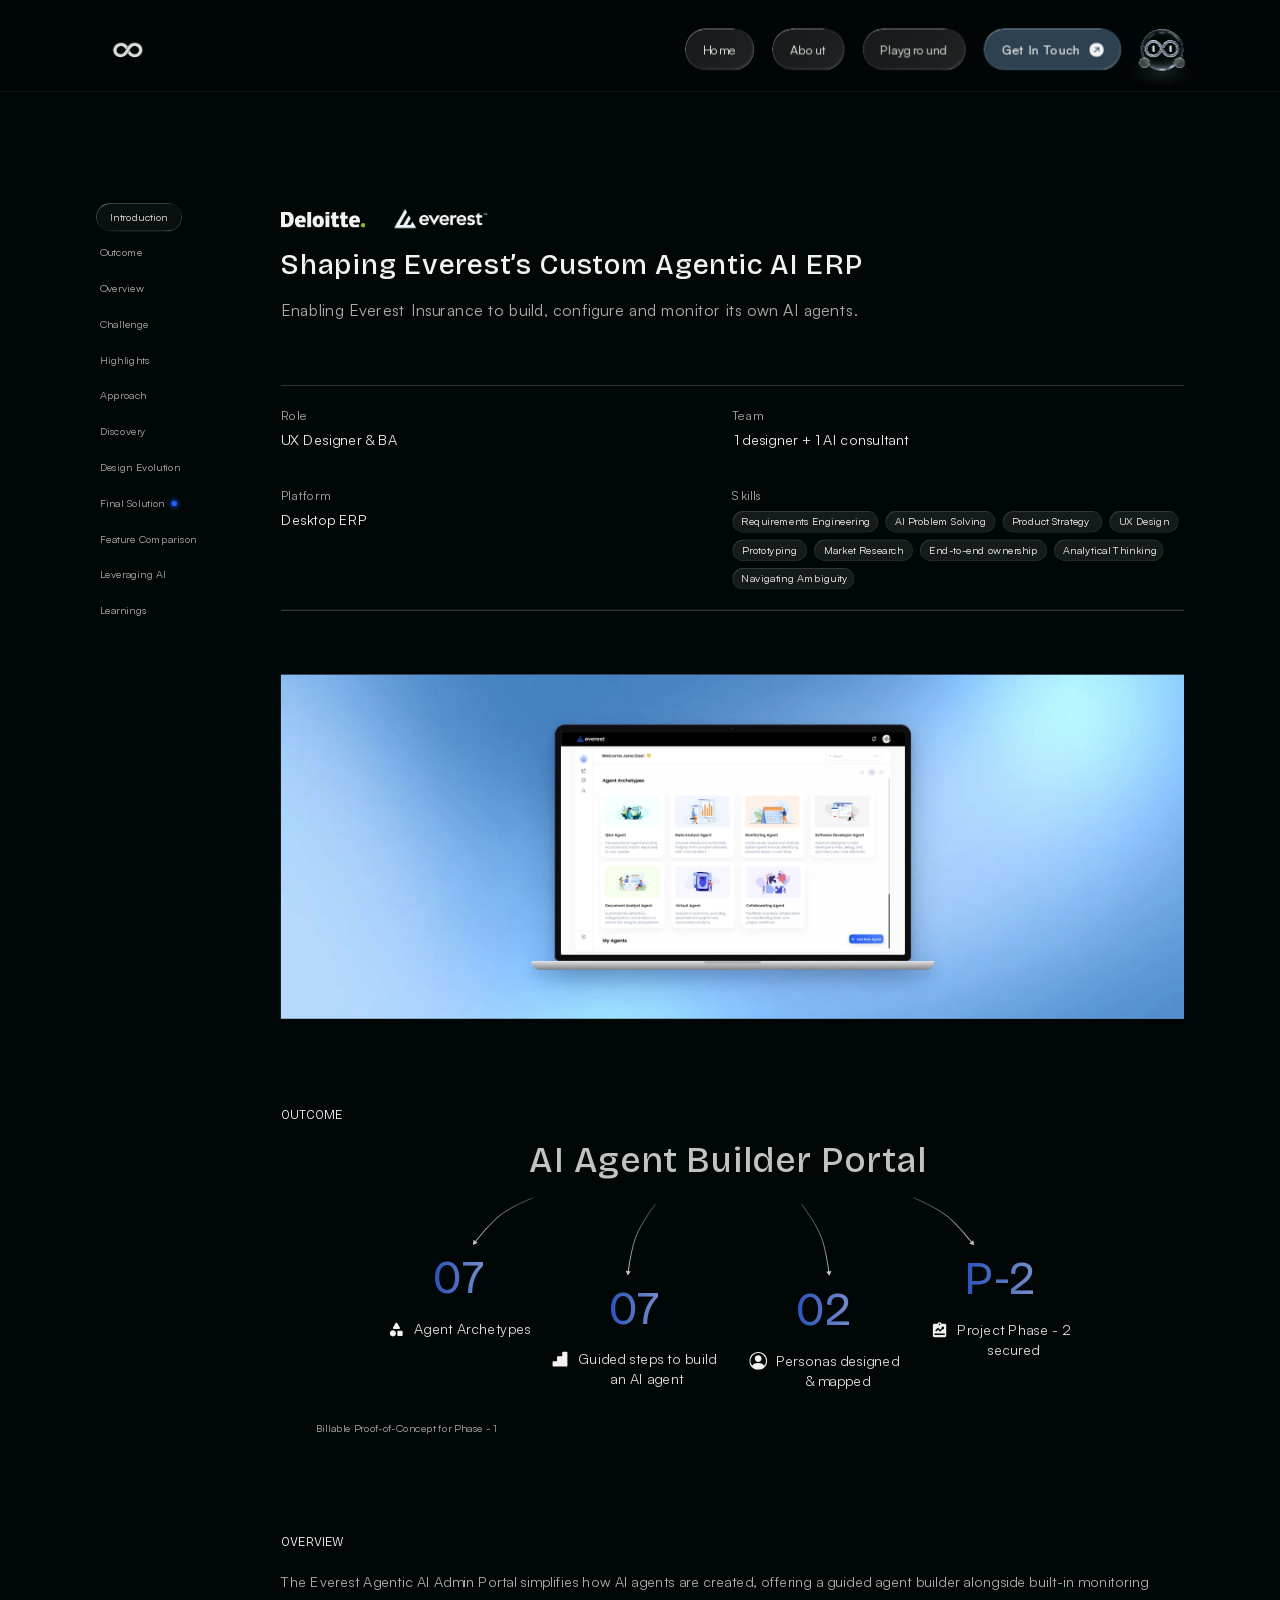
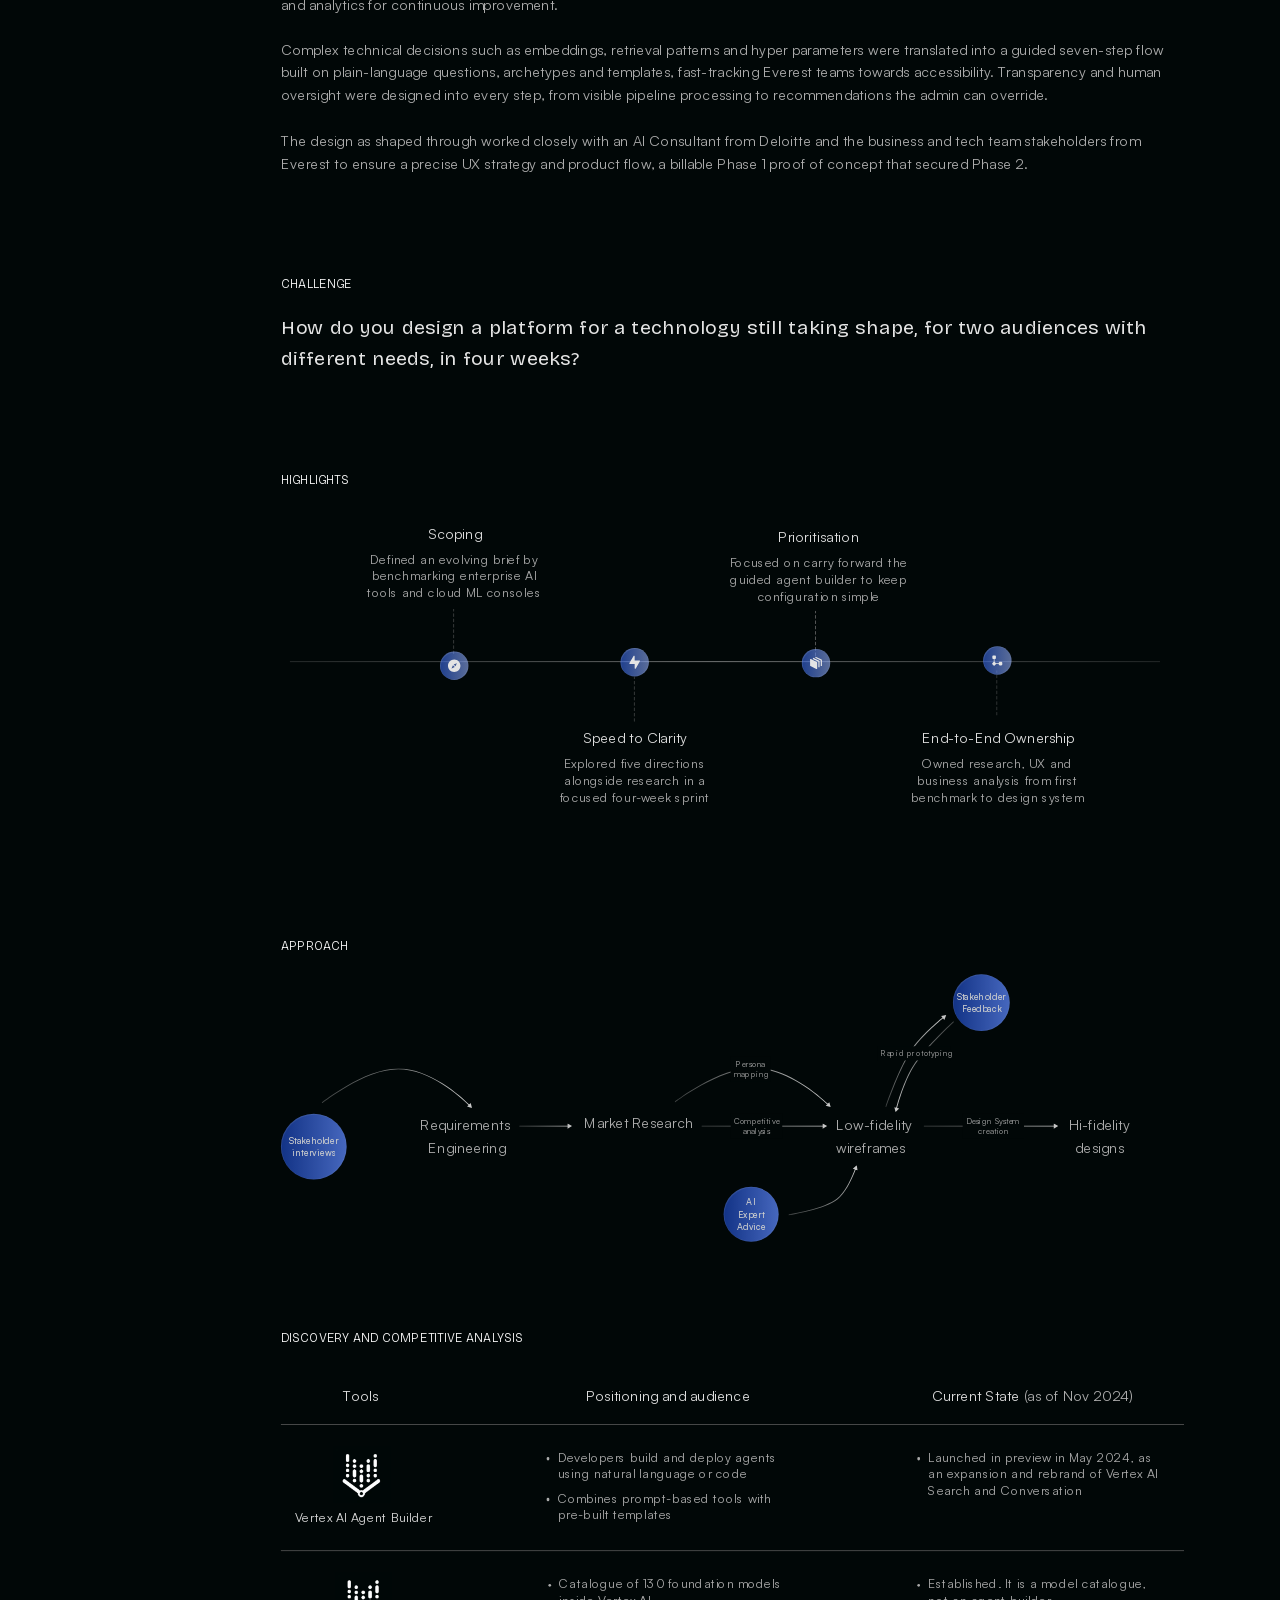
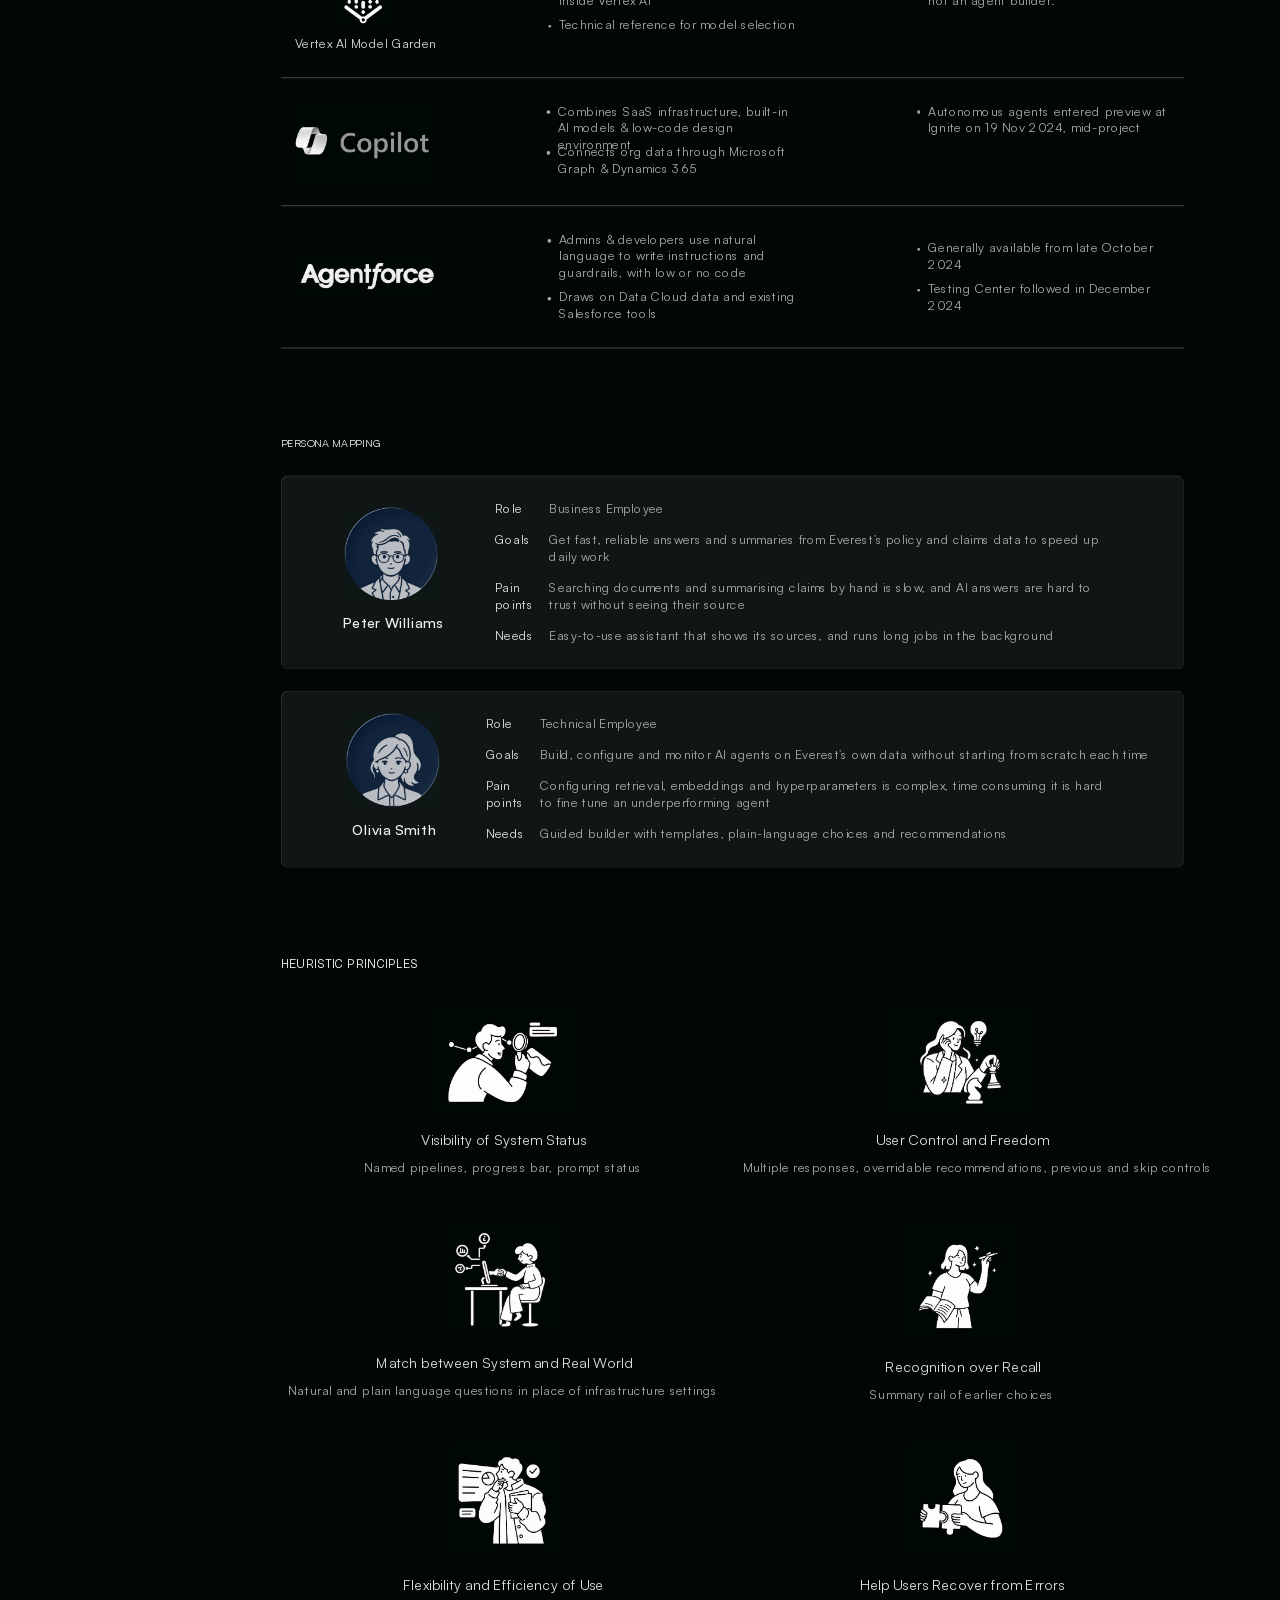
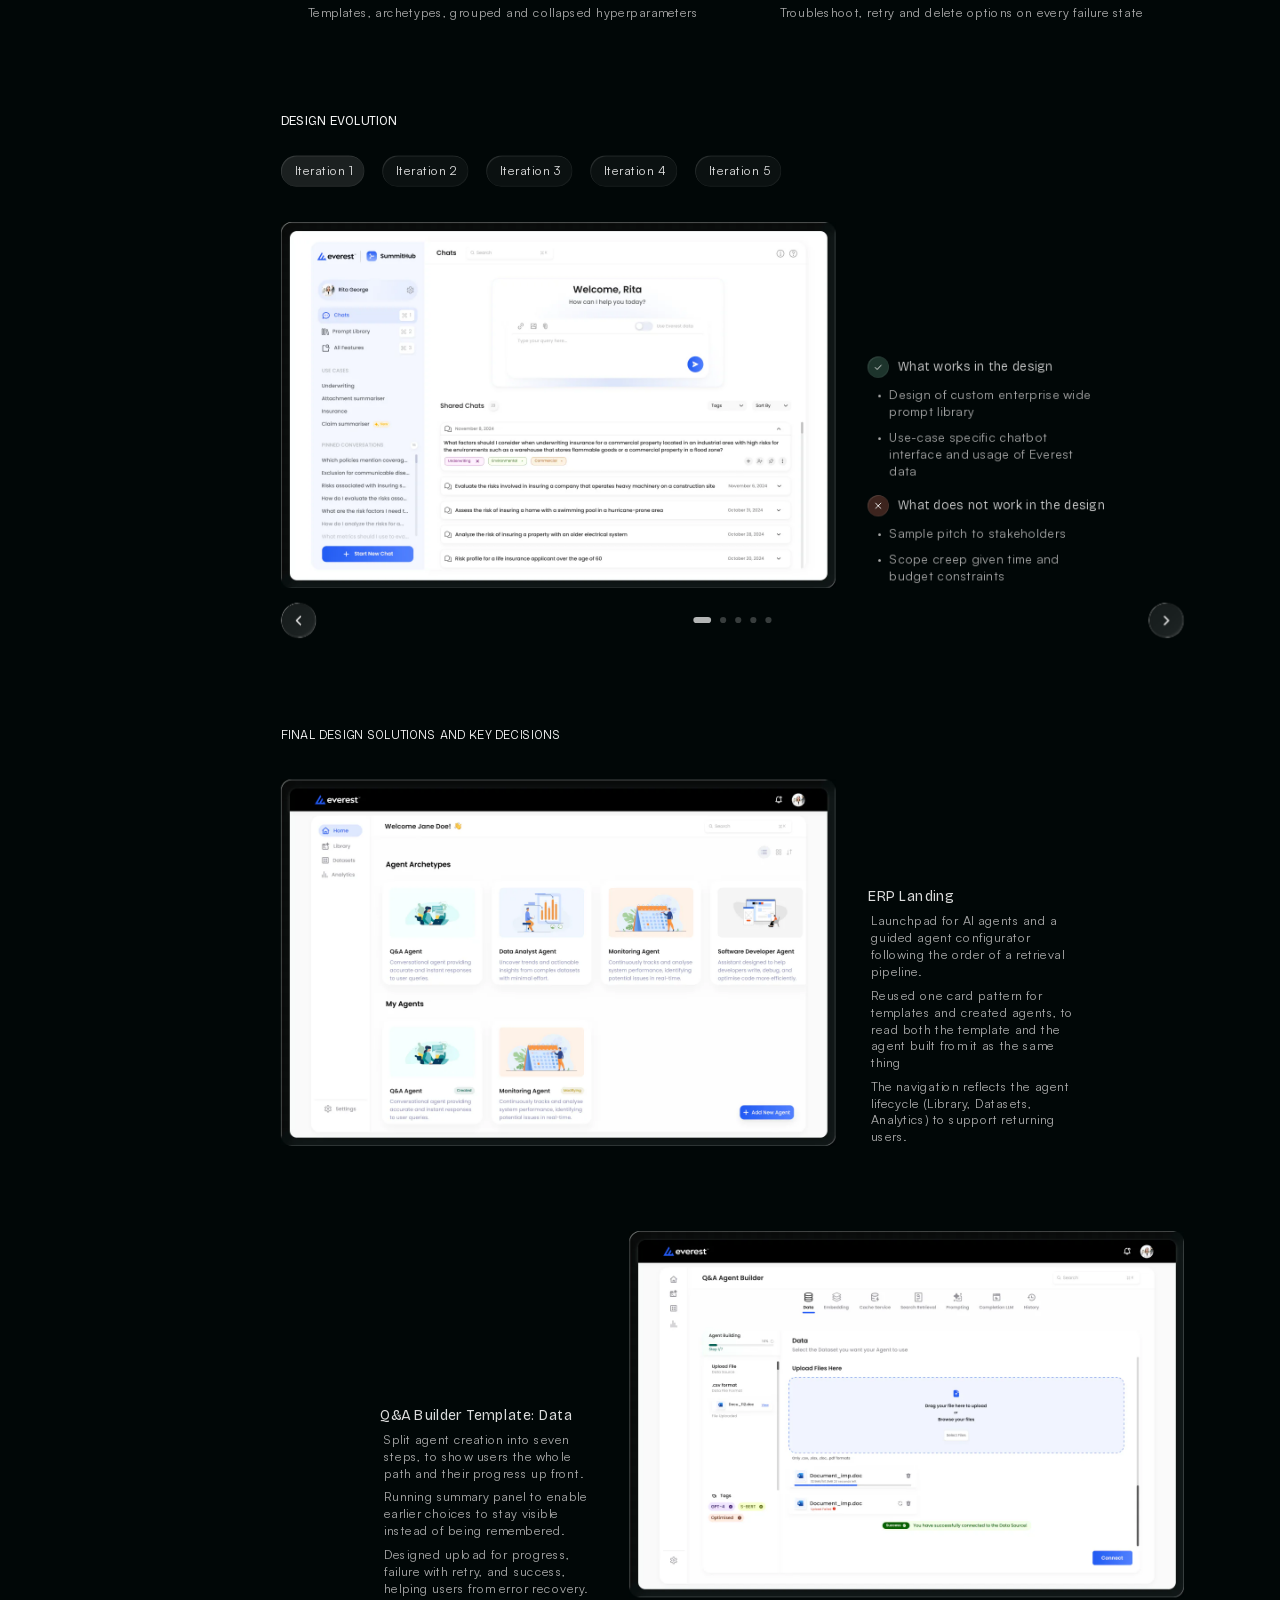
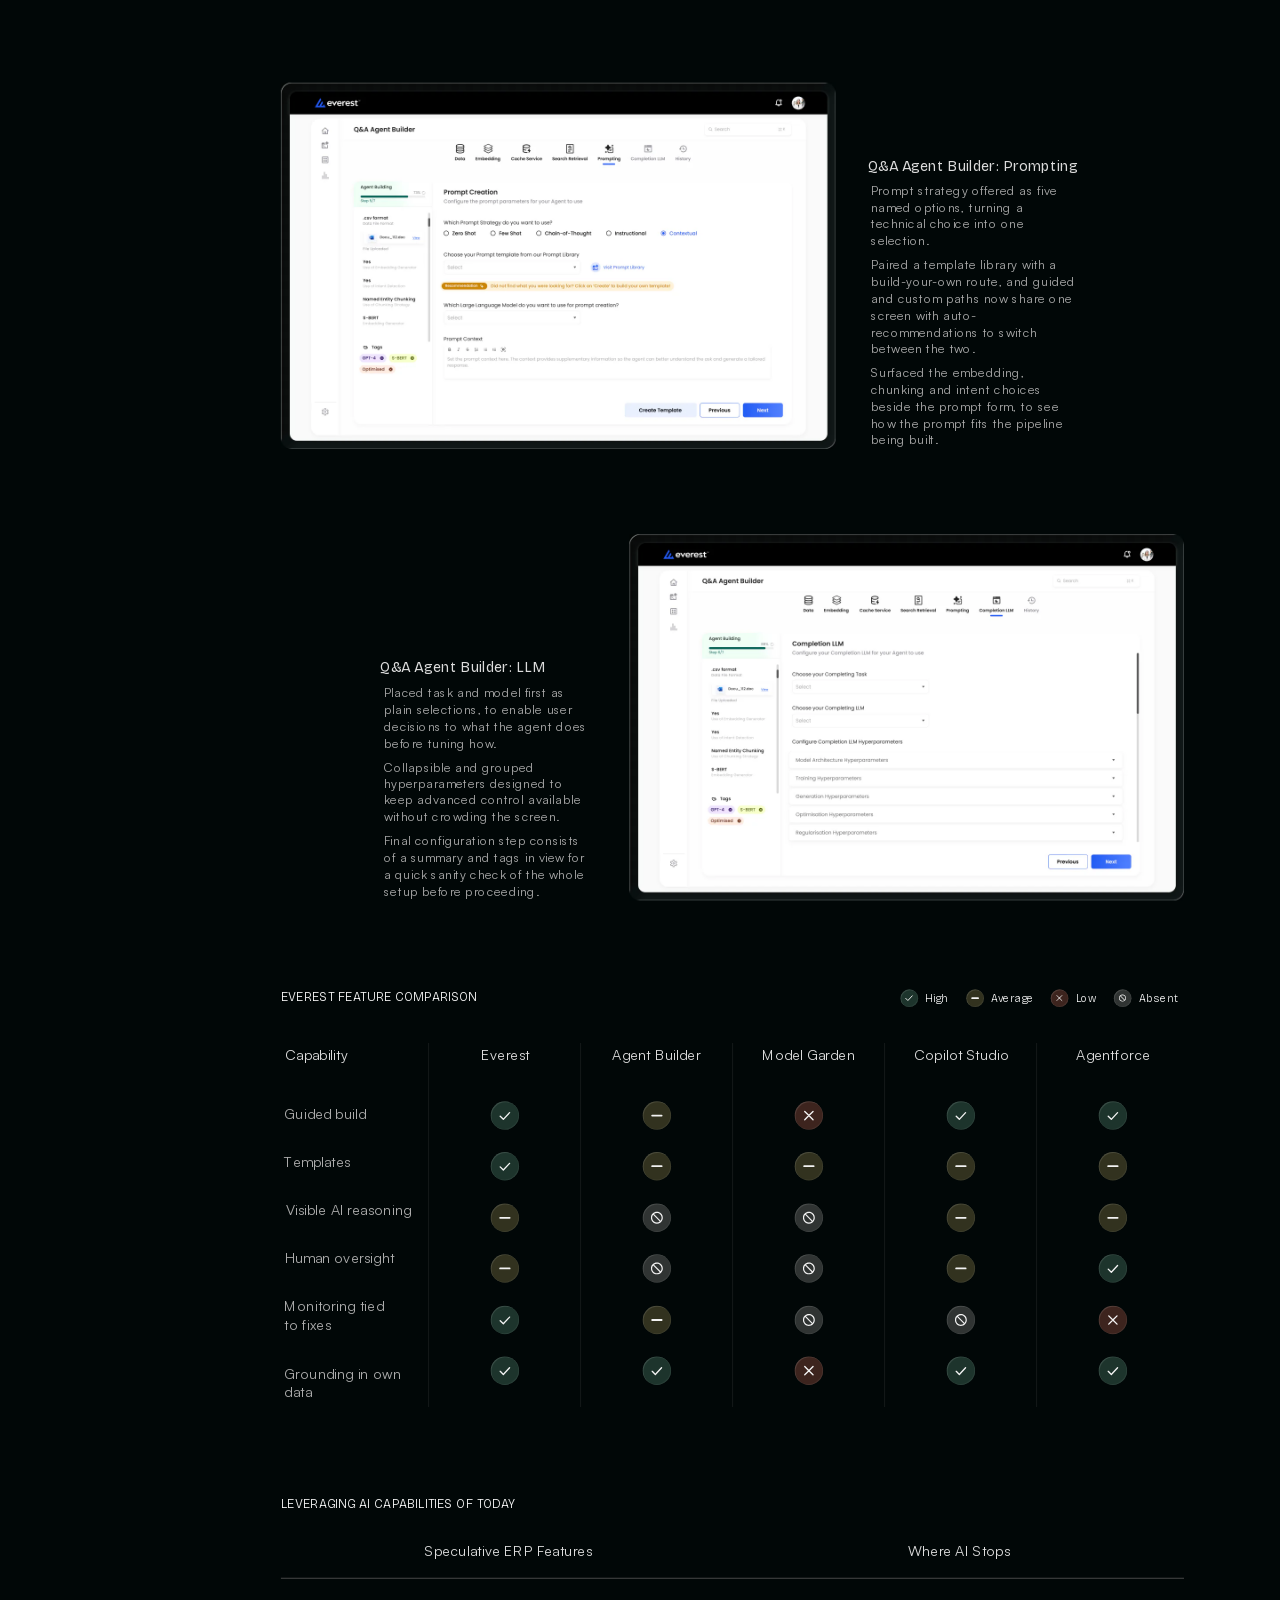
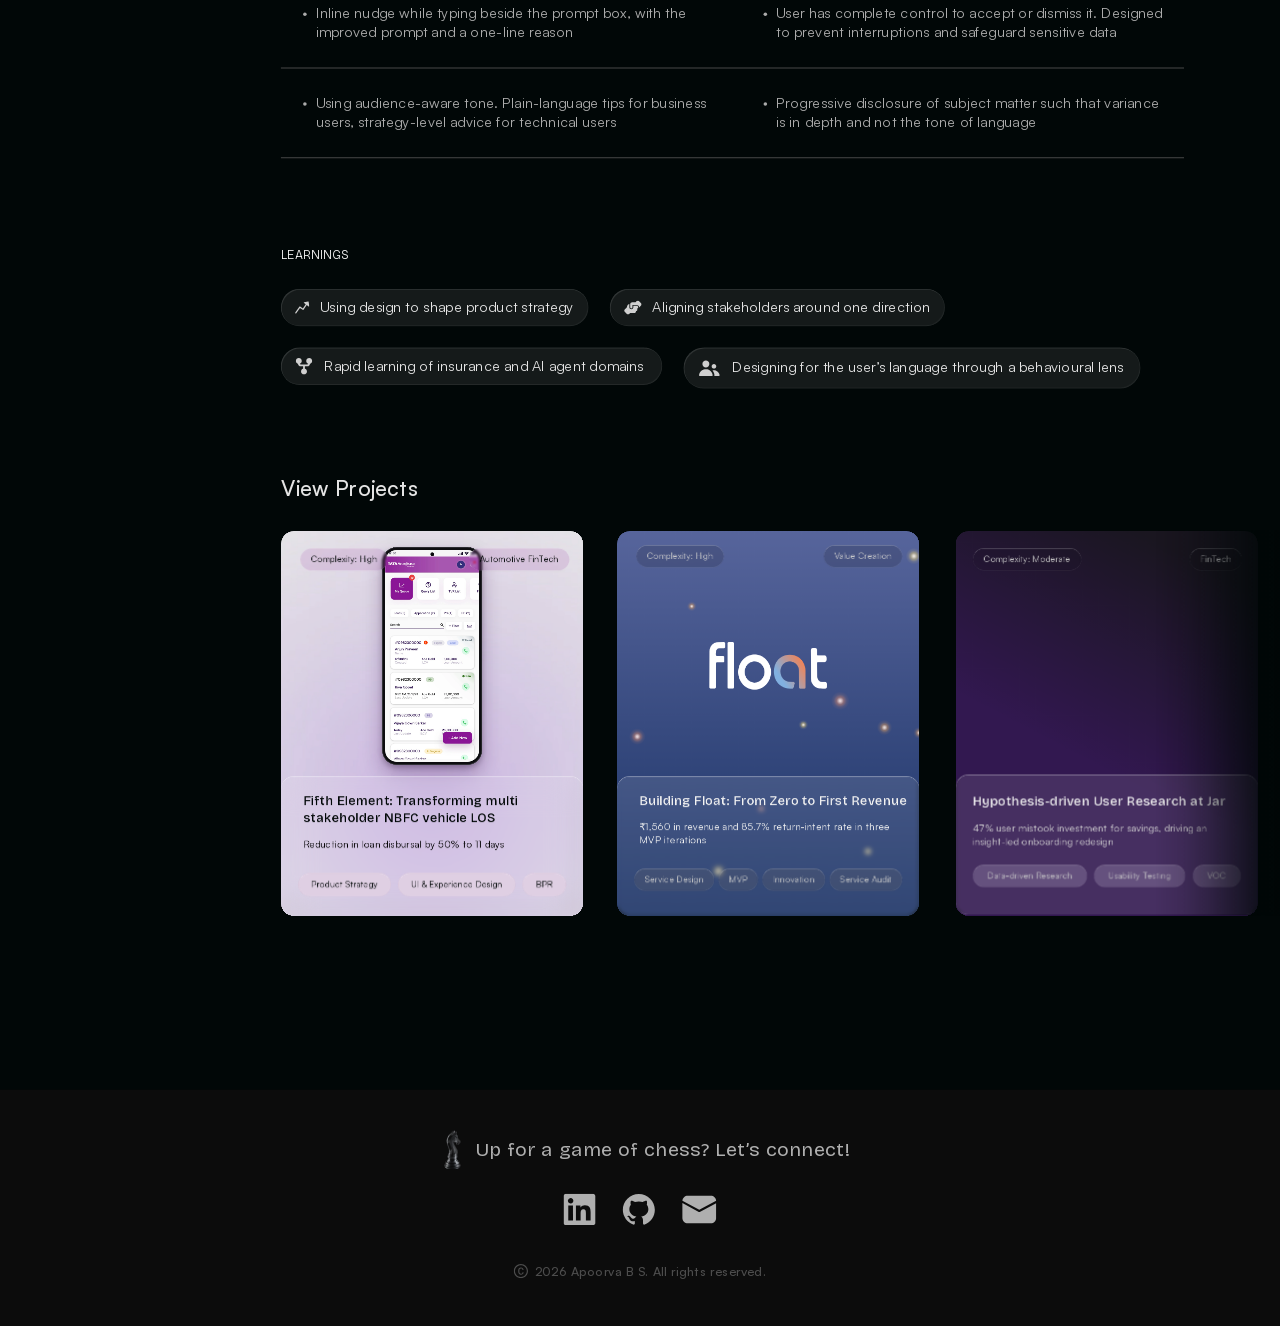
<file: everest.html>
<!doctype html>
<html lang="en"><head><meta charset="utf-8">
<meta name="viewport" content="width=device-width, initial-scale=1">
<link rel="preload" as="image" href="everest/529-2339.svg?v=tnvcld" fetchpriority="high">
<link rel="preload" as="image" href="everest/529-2360.webp?v=tnvclh" fetchpriority="high">
<link rel="stylesheet" href="fonts/fonts.css">
<script>
// start loading every face the page uses straight away, and let the page wait for exactly these before measuring anything
window.FONTS = document.fonts ? Promise.all(['300 16px Satoshi', '400 16px Satoshi', 'italic 400 16px Satoshi', '500 16px Satoshi', '700 16px Satoshi',
  '400 16px "Bricolage Grotesque"', '500 16px "Bricolage Grotesque"'].map(f => document.fonts.load(f).catch(() => {}))).then(() => document.fonts.ready) : Promise.resolve();
</script>
<link rel="icon" type="image/png" sizes="256x256" href="favicon-256.png">
<link rel="icon" type="image/png" sizes="32x32" href="favicon-32.png">
<link rel="apple-touch-icon" href="apple-touch-icon.png">
<title>Everest | Apoorva B S</title>
<link rel="preload" as="image" href="everest/everest-story-poster.webp?v=tnxw3o" fetchpriority="high">
<link rel="preload" href="fonts/satoshi-400.woff2" as="font" type="font/woff2" crossorigin>
<link rel="preload" href="fonts/bricolage-300-latin.woff2" as="font" type="font/woff2" crossorigin>
<script>document.documentElement.dataset.theme = 'dark'; if (!matchMedia('(prefers-reduced-motion: reduce)').matches) document.documentElement.classList.add('fx');</script>
<style>

  /* two themes: dark (the Figma design) and light. Everything colour-related reads these. */
  :root { --bg: #010707; --bgrgb: 1,7,7; --ink: #f2f2f2; --ink2: #fff; --hook: #e4e4e4; --blue: #729FC3;
          --hi: 255,255,255; --hiA: 1; --shA: 1; --logoF: contrast(1); --sel: #d5d5d5; color-scheme: dark; }
  :root[data-theme="light"] { --bg: #f4f6f6; --bgrgb: 244,246,246; --ink: #010707; --ink2: #0d1515; --hook: #010707; --blue: #4f7fa8;
          --hi: 1,7,7; --hiA: .38; --shA: .28; --logoF: invert(1) hue-rotate(180deg); --sel: #2a3232; color-scheme: light; }
  /* smooth switch between themes */
  @view-transition { navigation: auto; }
  .nav { view-transition-name: site-nav; } .logo { view-transition-name: site-logo; } .themeBtn { view-transition-name: site-theme; }
  ::view-transition-group(site-nav), ::view-transition-group(site-logo), ::view-transition-group(site-theme) { animation: none; }
  ::view-transition-old(site-nav), ::view-transition-old(site-logo), ::view-transition-old(site-theme) { display: none; }
  ::view-transition-new(site-nav), ::view-transition-new(site-logo), ::view-transition-new(site-theme) { animation: none; }
  ::view-transition-old(root), ::view-transition-new(root) { animation-duration: .7s; animation-timing-function: cubic-bezier(.4,0,.2,1); }
  * { box-sizing: border-box; font-synthesis: none; }
  html, body { margin: 0; background: var(--bg); overflow-x: hidden; }
  body { -webkit-font-smoothing: antialiased; -moz-osx-font-smoothing: grayscale; }
  .stage { width: 1440px; height: 5022px; position: relative; overflow: hidden; background: var(--bg); transform-origin: top left; }
  .abs { position: absolute !important; }

  /* nav */
  .logo { left: 120px; top: 32px; width: 48px; height: 48px; border-radius: 40px; }
  .logo img { filter: var(--logoF); position: absolute; left: 6.84px; top: 14.76px; width: 34.32px; height: 18.48px; display: block; }
  .nav { left: 841px; top: 32px; display: flex; gap: 20px; align-items: center; }
  /* the top bar stays put while the page scrolls under it: frosted glass, drawn at the stage's scale (--s, set with the stage) */
  .topbar { position: fixed; left: 0; top: 0; z-index: 50; width: 100%; height: calc(104px * var(--s, 1)); background: rgba(1,7,7,.55);
            -webkit-backdrop-filter: blur(16px); backdrop-filter: blur(16px); border-bottom: 1px solid rgba(255,255,255,.06); }
  .topbar .tbIn { position: absolute; left: 0; top: 0; width: 1440px; height: 104px; transform: scale(var(--s, 1)); transform-origin: 0 0; }
  .nav a { font-family: 'Satoshi', sans-serif; font-weight: 400; font-size: 14px; line-height: 19px; letter-spacing: 0.28px;
           color: var(--ink); padding: 14px 20px; border-radius: 50px; text-decoration: none; white-space: nowrap;
           display: flex; align-items: center; gap: 10px; transition: background .25s; }
  .nav a.glass:hover { background: linear-gradient(135deg, rgba(var(--hi), calc(0.12 * var(--hiA))), rgba(var(--hi), calc(0.17 * var(--hiA)))); }
  /* "Get In Touch": blue #729FC3 at 40% under the glass */
  /* the page you're on: brighter glass (22% instead of 10%) */
  .nav a.glass.current { background: rgba(var(--hi), calc(0.22 * var(--hiA))); }
  :root[data-theme="light"] .nav a.glass.current { background: rgba(1,7,7,0.09); }
  .nav a.cta { font-weight: 500; background: rgba(114,159,195,0.4); }
  :root[data-theme="light"] .nav a.cta { background: rgba(79,127,168,0.4); }
  .nav a.cta:hover { background: rgba(114,159,195,0.52); }
  .nav a.cta svg { width: 16px; height: 16px; display: block; }

  .themeBtn { left: 774px; top: 32px; width: 47px; height: 47px; border-radius: 50%; border: 0; padding: 0; cursor: pointer; display: grid; place-items: center; color: var(--ink); }
  .themeBtn svg { width: 18px; height: 18px; grid-area: 1 / 1; transition: opacity .5s ease, transform .6s cubic-bezier(.3,.7,.2,1); }
  .themeBtn .moon { opacity: 0; transform: rotate(-70deg) scale(.6); }
  :root[data-theme="light"] .themeBtn .sun { opacity: 0; transform: rotate(70deg) scale(.6); }
  :root[data-theme="light"] .themeBtn .moon { opacity: 1; transform: none; }
  .themeBtn:hover { background: linear-gradient(135deg, rgba(var(--hi), calc(0.12 * var(--hiA))), rgba(var(--hi), calc(0.17 * var(--hiA)))); }
  /* Figma "Glass": frosted blur behind, faint fill, thin bright rim (top-left / bottom-right glints), faint inner glow */
  .glass { position: relative; isolation: isolate;
    background: linear-gradient(135deg, rgba(var(--hi), calc(0.085 * var(--hiA))) 0%, rgba(var(--hi), calc(0.10 * var(--hiA))) 55%, rgba(var(--hi), calc(0.13 * var(--hiA))) 100%);
    -webkit-backdrop-filter: blur(4px); backdrop-filter: blur(4px); }
  .glass::before { content: ""; position: absolute; inset: 0; border-radius: inherit; padding: 1px; pointer-events: none; clip-path: var(--ring, none);
    background: conic-gradient(from 0deg,
      rgba(var(--hi), calc(.37 * var(--hiA))) 0deg, rgba(var(--hi), calc(.37 * var(--hiA))) calc(var(--c,72deg) + 0.5deg),
      rgba(var(--hi), calc(.03 * var(--hiA))) calc(var(--c,72deg) + 6deg), rgba(var(--hi), calc(.03 * var(--hiA))) calc(var(--c,72deg) + 11deg),
      rgba(var(--hi), calc(.28 * var(--hiA))) 90deg, rgba(var(--hi), calc(.30 * var(--hiA))) calc(180deg - var(--c,72deg) - 12deg),
      rgba(var(--hi), calc(.50 * var(--hiA))) calc(180deg - var(--c,72deg) - 7deg), rgba(var(--hi), calc(.50 * var(--hiA))) calc(180deg - var(--c,72deg) - 2deg),
      rgba(var(--hi), calc(.25 * var(--hiA))) calc(180deg - var(--c,72deg) + 3deg), rgba(var(--hi), calc(.25 * var(--hiA))) calc(180deg + var(--c,72deg) - 3deg),
      rgba(var(--hi), calc(.03 * var(--hiA))) calc(180deg + var(--c,72deg) + 5deg), rgba(var(--hi), calc(.03 * var(--hiA))) calc(180deg + var(--c,72deg) + 11deg),
      rgba(var(--hi), calc(.42 * var(--hiA))) 270deg,
      rgba(var(--hi), calc(.75 * var(--hiA))) calc(360deg - var(--c,72deg) - 10deg), rgba(var(--hi), calc(.75 * var(--hiA))) calc(360deg - var(--c,72deg) - 5deg),
      rgba(var(--hi), calc(.37 * var(--hiA))) calc(360deg - var(--c,72deg) - 0.5deg), rgba(var(--hi), calc(.37 * var(--hiA))) 360deg);
    -webkit-mask: linear-gradient(#000 0 0) content-box, linear-gradient(#000 0 0); -webkit-mask-composite: xor;
            mask: linear-gradient(#000 0 0) content-box exclude, linear-gradient(#000 0 0); -webkit-mask-composite: xor; mask-composite: exclude; }
  .glass::after { content: ""; position: absolute; inset: 1px; border-radius: inherit; pointer-events: none;
    box-shadow: inset -1px -1.5px 2px rgba(var(--hi), calc(0.07 * var(--hiA))); }

  :root[data-theme="light"] .glass { background: rgba(1,7,7,0.04); }
  :root[data-theme="light"] .glass::before { opacity: .25; }

  /* footer (Figma "Frame 117", Let's connect version) */
  :root { --foot: #0c0c0c; --footInk: #aeaeae; --footIcon: #afafaf; --footFine: #4d4d4d; }
  :root[data-theme="light"] { --foot: #e9ecec; --footInk: #6b7272; --footIcon: #9aa1a1; --footFine: #a7adad; }
  .foot { left: 0; width: 1440px; height: 295px; background: var(--foot); }
  .foot .reach { position: absolute; left: 0; width: 1440px; top: 109px; margin: 0; text-align: center; font-family: 'Satoshi', sans-serif; font-weight: 500;
                 font-size: 16px; line-height: 21.6px; letter-spacing: .32px; color: var(--footInk); }
  .foot .icons { position: absolute; left: 634.15px; top: 117px; width: 171.7px; height: 35.35px; display: block; }
  .foot .icons a { fill: var(--footIcon); transition: fill .25s ease; }
  .foot .icons a:hover { fill: #e4e4e4; }
  .foot .fine { position: absolute; left: 0; width: 1440px; top: 194px; margin: 0; display: flex; justify-content: center; align-items: center; gap: 8px;
                font-family: 'Satoshi', sans-serif; font-weight: 500; font-size: 14px; line-height: 19px; letter-spacing: .28px; color: var(--footFine); }
  .foot .fine svg { width: 16px; height: 16px; display: block; fill: var(--footFine); }
  /* footer (Figma "Frame 117", 3 Nov): "Up for a game of chess?" with a small glass knight turning round and round, leaning slightly back */
  .foot .chess { position: absolute; left: 534px; top: 53px; margin: 0; font-family: 'Bricolage Grotesque', sans-serif; font-weight: 400; font-size: 22px;
                 line-height: 30px; letter-spacing: .44px; color: #afafaf; white-space: nowrap; }
  .foot .kspin { position: absolute; left: 494px; top: 45px; width: 30px; height: 45px; overflow: hidden; }
  .foot .kspin img { position: absolute; left: 0; top: 0; width: 2160px; height: 45px; max-width: none; animation: kspin 3.5s steps(72) infinite; }
  @keyframes kspin { to { transform: translateX(-2160px); } }
  @media (prefers-reduced-motion: reduce) { .foot .kspin img { animation: none; } }
  /* ---- Everest case study (built from Figma frame 430:312). The design is dark only, so this page stays dark. */
  @font-face { font-family: 'Bricolage Grotesque'; src: url('fonts/bricolage-300-latin.woff2') format('woff2'); font-weight: 300; font-style: normal; font-display: block; }
  @font-face { font-family: 'Bricolage Grotesque'; src: url('fonts/bricolage-700-latin.woff2') format('woff2'); font-weight: 700; font-style: normal; font-display: block; }
  @font-face { font-family: 'Raleway'; src: url('fonts/raleway-500-latin.woff2') format('woff2'); font-weight: 500; font-style: normal; font-display: swap; }
  .themeBtn { display: none !important; }
  /* clip (not hidden) so the contents bar can stick to the screen */
  html, body { overflow-x: clip; } .stage { overflow: clip; }

  /* left contents bar: pinned to the screen (outside the scaled page), scaled to match it */
  .tocRail { position: absolute; left: 0; top: 0; width: 0; z-index: 5; pointer-events: none; }
  .toc { position: sticky; left: 0; top: 112px; width: 152px; padding: 4px 0; transform-origin: 0 0; pointer-events: auto; }
  .toc ol { list-style: none; margin: 0; padding: 0; display: flex; flex-direction: column; gap: var(--gap, 16px); align-items: flex-start; }
  .toc a { position: relative; display: flex; align-items: center; padding: 4px; margin: 0; border-radius: 50px; text-decoration: none; white-space: nowrap;
           font-family: 'Satoshi', sans-serif; font-weight: 400; font-size: 12px; line-height: 1.35; letter-spacing: .02em; color: #ababab;
           transition: padding .35s ease, margin .35s ease, background-color .35s ease, color .35s ease; }
  .toc a:hover { color: #e4e4e4; }
  .toc a.on { padding: 8px 16px; margin: -4px 0; background: rgba(255,255,255,.04); color: #e4e4e4; }
  .toc a:focus-visible { outline: 1px solid #729FC3; outline-offset: 2px; }
  /* the selected item wears the same glass rim as the nav buttons */
  .toc a::before { content: ""; position: absolute; inset: 0; border-radius: inherit; padding: 1px; pointer-events: none; opacity: 0; transition: opacity .35s ease;
    background: conic-gradient(from 0deg, rgba(255,255,255,.37) 0deg, rgba(255,255,255,.37) calc(var(--c,70deg) + .5deg), rgba(255,255,255,.03) calc(var(--c,70deg) + 6deg),
      rgba(255,255,255,.03) calc(var(--c,70deg) + 11deg), rgba(255,255,255,.28) 90deg, rgba(255,255,255,.30) calc(180deg - var(--c,70deg) - 12deg),
      rgba(255,255,255,.50) calc(180deg - var(--c,70deg) - 7deg), rgba(255,255,255,.50) calc(180deg - var(--c,70deg) - 2deg), rgba(255,255,255,.25) calc(180deg - var(--c,70deg) + 3deg),
      rgba(255,255,255,.25) calc(180deg + var(--c,70deg) - 3deg), rgba(255,255,255,.03) calc(180deg + var(--c,70deg) + 5deg), rgba(255,255,255,.03) calc(180deg + var(--c,70deg) + 11deg),
      rgba(255,255,255,.42) 270deg, rgba(255,255,255,.75) calc(360deg - var(--c,70deg) - 10deg), rgba(255,255,255,.75) calc(360deg - var(--c,70deg) - 5deg),
      rgba(255,255,255,.37) calc(360deg - var(--c,70deg) - .5deg), rgba(255,255,255,.37) 360deg);
    -webkit-mask: linear-gradient(#000 0 0) content-box, linear-gradient(#000 0 0); -webkit-mask-composite: xor;
            mask: linear-gradient(#000 0 0) content-box exclude, linear-gradient(#000 0 0); -webkit-mask-composite: xor; mask-composite: exclude; }
  .toc a.on::before { opacity: .55; }
  /* Final Solution: a blue beacon */
  .toc .dot { position: relative; flex: none; margin-left: 8px; width: 6px; height: 6px; border-radius: 50%; background: #235cf4; box-shadow: 0 0 6px 1px rgba(35,92,244,.8); }
  .toc .dot::after { content: ""; position: absolute; inset: 0; border-radius: 50%; background: rgba(35,92,244,.6); animation: beacon 2.2s cubic-bezier(.2,.6,.3,1) infinite; }
  @keyframes beacon { 0% { transform: scale(1); opacity: .9; } 100% { transform: scale(3.6); opacity: 0; } }

  /* right-hand column: every section is the Figma frame, laid out exactly */
  .col { left: 316px; top: 232px; width: 1016px; }
  .F { position: relative; width: 1016px; scroll-margin-top: 112px; }
  .F :is(div, p, svg, img):not(.pcard, .pcard *) { position: absolute; }   /* the Home cards in View Projects keep their own layout */
  .F p { margin: 0; line-height: 1.35; letter-spacing: .02em; font-synthesis: none; }
  .F img { display: block; }
  .s3, .s4, .s5, .s7 { font-family: 'Satoshi', sans-serif; } .s3 { font-weight: 300; } .s4 { font-weight: 400; } .s5 { font-weight: 500; } .s7 { font-weight: 700; }
  .b3, .b4, .b5, .b7 { font-family: 'Bricolage Grotesque', sans-serif; } .b3 { font-weight: 300; } .b4 { font-weight: 400; } .b5 { font-weight: 500; } .b7 { font-weight: 700; }
  .r5 { font-family: 'Raleway', sans-serif; font-weight: 500; }
  .F .li { display: block; position: relative; padding-left: 1.45em; }
  .F .li::before { content: ""; position: absolute; left: .55em; top: .62em; width: .26em; height: .26em; border-radius: 50%; background: currentColor; }
  /* Figma "Glass": faint fill (from the export) plus a soft bright rim */
  .F .gl { box-shadow: inset 1px 1px 0 rgba(255,255,255,.10), inset -1px -1px 0 rgba(255,255,255,.04), inset 0 0 0 .5px rgba(255,255,255,.05); }

  /* placeholders (top video, Evidencing) */
  .F .ph { display: grid; place-items: center; border-radius: 0; background: #d9d9d9; }
  .F .ph span { position: static; font-family: 'Satoshi', sans-serif; font-size: 14px; letter-spacing: .02em; color: #6d6d6d; }

  @media (prefers-reduced-motion: reduce) { .toc a { transition: none; } .toc .dot::after { animation: none; } }
  /* footer: the full 266px Figma footer (chess line, Let's connect, icons, copyright) */
  .foot { height: 266px; }

  /* every section fades in gently the first time it scrolls into view */
  .fx .F { opacity: 0; transform: translateY(14px); transition: opacity .55s ease, transform .55s cubic-bezier(.2,.7,.3,1); }
  .fx .F.in { opacity: 1; transform: none; }
  /* the cards' frosted panels can't blur through a fading section: they popped sharp when the fade ended, so this row is simply there */
  .fx .F.more { opacity: 1; transform: none; transition: none; }

  /* glass round arrow buttons, like the nav's round theme button */
  .F .arrow { position: absolute; width: 40px; height: 40px; border-radius: 50%; border: 0; padding: 0; cursor: pointer; display: grid; place-items: center; color: #f2f2f2; z-index: 2;
              transition: background .25s ease, opacity .3s ease, visibility .3s; }
  .F .arrow:hover { background: linear-gradient(135deg, rgba(255,255,255,.12), rgba(255,255,255,.17)); }
  .F .arrow:focus-visible { outline: 1px solid #729FC3; outline-offset: 3px; }
  .F .arrow svg { position: static; width: 16px; height: 16px; fill: none; stroke: currentColor; stroke-width: 1.6; stroke-linecap: round; stroke-linejoin: round; }

  /* Design evolution: iteration tabs + a slow carousel with dots */
  .F.evo .evTab { cursor: pointer; transition: background-color .35s ease; }
  .F.evo .evTab:hover { background-color: rgba(255,255,255,.08) !important; }
  .F.evo .evTab.on { background-color: rgba(255,255,255,.1) !important; }
  .F.evo .evTab:focus-visible { outline: 1px solid #729FC3; outline-offset: 2px; }
  .F.evo .win { left: 0; width: 1016px; height: 412px; overflow: hidden; }
  /* slides sit 40px apart so on a scaled page the next screen's edge never peeks into view */
  .F.evo .track { position: absolute; left: 0; top: 0; display: flex; gap: 40px; will-change: transform; transition: transform 1.2s cubic-bezier(.65,0,.35,1); }
  .F.evo .slide { position: relative; flex: none; width: 1016px; height: 412px; }
  /* below the screens: the arrows at the two corners, the dots between them */
  .F.evo .arrow { top: 554px; } .F.evo .arrow.prev { left: 0; } .F.evo .arrow.next { right: 0; }
  .F .dots { left: 0; width: 1016px; height: 16px; display: flex; justify-content: center; gap: 10px; }
  .F .dots button { width: 7px; height: 7px; padding: 0; border: 0; border-radius: 50%; background: rgba(255,255,255,.22); cursor: pointer; transition: background-color .4s ease, width .4s ease; margin-top: 4px; }
  .F .dots button.on { width: 20px; border-radius: 4px; background: rgba(255,255,255,.7); }
  .F .dots button:focus-visible { outline: 1px solid #729FC3; outline-offset: 2px; }

  /* View projects: the cards scroll sideways; they never pass the column's left edge */
  .F.more .rail { left: 0; top: 64px; width: 1124px; height: 433px; overflow: hidden; }
  .F.more .strip { position: absolute; left: 0; top: 0; width: 1124px; height: 433px; overflow-x: auto; overflow-y: hidden; scrollbar-width: none; overscroll-behavior-x: contain; }
  .F.more .strip::-webkit-scrollbar { display: none; }
  .F.more .cards { position: relative; width: 1863px; height: 433px; }
  .F.more .card { position: absolute; top: 0; width: 340px; height: 433px; border-radius: 0; }
  .F.more .card { overflow: hidden; border-radius: 14.4px; }
  .F.more .pcard { position: relative; transform: scale(.6007); transform-origin: 0 0; will-change: transform; }   /* each card is drawn ahead on its own layer, so sliding the row only moves finished pictures */
  .F.more .streak { will-change: transform; }   /* the streak redraws alone, without redrawing the card under it */   /* Home's 566 x 722 card at Figma's 340 x 433 */
  .F.more .shade { position: absolute; top: 0; width: 140px; height: 433px; pointer-events: none; z-index: 1; opacity: 0; transition: opacity .35s ease; }
  /* a soft dark grey rather than black, so the edge fades gently */
  /* the page's own colour, fading in soft steps, so the edge melts into the background instead of showing as a band */
  .F.more .shade.l { left: 0; background: linear-gradient(90deg, rgba(1,7,7,.9) 0%, rgba(1,7,7,.78) 15%, rgba(1,7,7,.56) 35%, rgba(1,7,7,.3) 58%, rgba(1,7,7,.1) 80%, rgba(1,7,7,0) 100%); }
  .F.more .shade.r { right: 0; background: linear-gradient(270deg, rgba(1,7,7,.9) 0%, rgba(1,7,7,.78) 15%, rgba(1,7,7,.56) 35%, rgba(1,7,7,.3) 58%, rgba(1,7,7,.1) 80%, rgba(1,7,7,0) 100%); }
  .F.more .arrow { top: 196px; opacity: 0; visibility: hidden; }
  .F.more .arrow.prev { left: 16px; } .F.more .arrow.next { right: 32px; }
  .F.more.canL .shade.l, .F.more.canR .shade.r { opacity: 1; }
  /* picture rows (Float, Event Tourism): the same edge shadows as View projects; the arrow shows whenever there is more that way */
  .F .gal { width: 1124px; height: 213px; overflow: hidden; }
  .F .gal .strip { position: absolute; left: 0; top: 0; width: 1124px; height: 213px; overflow-x: auto; overflow-y: hidden; scrollbar-width: none; overscroll-behavior-x: contain; }
  .F .gal .strip::-webkit-scrollbar { display: none; }
  .F .gal .strip:focus-visible { outline: 1px solid #729FC3; outline-offset: -1px; }
  .F .gal .row { position: relative; height: 213px; display: flex; gap: 47px; }
  .F .gal .row img { position: static; flex: none; height: 213px; border-radius: 8px; }
  .F .gal .shade { position: absolute; top: 0; width: 140px; height: 213px; pointer-events: none; z-index: 1; opacity: 0; transition: opacity .35s ease; }
  .F .gal .shade.l { left: 0; background: linear-gradient(90deg, rgba(24,26,26,.92) 0%, rgba(24,26,26,.55) 38%, rgba(24,26,26,0)); }
  .F .gal .shade.r { right: 0; background: linear-gradient(270deg, rgba(24,26,26,.92) 0%, rgba(24,26,26,.55) 38%, rgba(24,26,26,0)); }
  .F .gal .arrow { top: 86.5px; opacity: 0; visibility: hidden; }
  .F .gal .arrow.prev { left: 16px; } .F .gal .arrow.next { right: 32px; }
  .F .gal.canL .shade.l, .F .gal.canR .shade.r { opacity: 1; }
  .F .gal.canR .arrow.next, .F .gal.canL .arrow.prev { opacity: 1; visibility: visible; }
  .F.more.canR .rail:hover .arrow.next, .F.more.canR .arrow.next:focus-visible,
  .F.more.canL .rail:hover .arrow.prev, .F.more.canL .arrow.prev:focus-visible { opacity: 1; visibility: visible; }
  @media (hover: none) { .F.more.canR .arrow.next, .F.more.canL .arrow.prev { opacity: 1; visibility: visible; } }
  @media (prefers-reduced-motion: reduce) { .fx .F { transition: none; opacity: 1; transform: none; } .F.evo .track { transition: none; } .F .pair .track { transition: none; } }

  /* Final solution: two screens of one step glide past slowly in their device frame, dots below */
  .F .pair .win { left: 0; top: 0; width: 596px; height: 429px; overflow: hidden; }
  .F .pair .track { position: absolute; left: 0; top: 0; display: flex; gap: 40px; will-change: transform; transition: transform 1.2s cubic-bezier(.65,0,.35,1); }
  .F .pair .track img { position: static; flex: none; width: 596px; height: 429px; }
  /* below the screen: the arrows at its two corners, the dots between them */
  .F .pair .dots { left: 0; top: 457px; width: 596px; }
  .F .pair .arrow { top: 445px; } .F .pair .arrow.prev { left: 0; } .F .pair .arrow.next { right: 0; }

  /* the words beside a screen: title, then each text, 8px apart, sitting on the screen's bottom edge */
  .F .kdText { display: flex; flex-direction: column; gap: 8px; height: auto; }
  .F .kdText p { position: static; padding: 0 4px; font-size: 14px; line-height: 1.35; white-space: normal; }
  .F .kdText p.kt { padding: 0; font-size: 16px; white-space: nowrap; }

  .F .story { overflow: hidden; background: #8db8ea; }
  .F .story video, .F .story img.vposter { position: absolute; left: 0; top: 0; width: 100%; height: 100%; display: block; object-fit: cover; }
  .F .replay { position: absolute; right: 20px; bottom: 20px; display: flex; align-items: center; gap: 8px; padding: 10px 18px 10px 14px; border-radius: 50px; cursor: pointer;
    font: 500 14px/1 'Satoshi', sans-serif; letter-spacing: .02em; color: #111111; background: linear-gradient(rgba(255,255,255,.26), rgba(255,255,255,.12));
    border: 1px solid rgba(255,255,255,.55); box-shadow: inset 0 1px 0 rgba(255,255,255,.45), 0 8px 24px rgba(10,40,90,.22);
    -webkit-backdrop-filter: blur(14px) saturate(140%); backdrop-filter: blur(14px) saturate(140%);
    opacity: 0; transform: translateY(6px); pointer-events: none; transition: opacity .5s ease, transform .5s ease, background .3s ease; }
  .F .replay.on { opacity: 1; transform: none; pointer-events: auto; }
  .F .replay:hover { background: linear-gradient(rgba(255,255,255,.36), rgba(255,255,255,.2)); }
  .F .replay:focus-visible { outline: 2px solid #111111; outline-offset: 3px; }
  .F .replay svg { position: static; width: 18px; height: 18px; fill: none; stroke: currentColor; stroke-width: 1.8; stroke-linecap: round; stroke-linejoin: round; }
  .F .replay span { position: static; }
  /* ---- Selected Work thumbnail animations (driven by thumbs.js; looping ones only run while the card is in view) ---- */
  /* TMFL: a phone prototype stepping through the flow */
  .phone { width: 312px; padding: 10px; border-radius: 46px; background: #0d0d10;
           box-shadow: inset 0 0 0 1.5px #3b3b40, inset 0 0 0 3px #1b1b1f, 0 30px 60px rgba(50,0,70,.28), 0 8px 18px rgba(0,0,0,.25); }
  .phone { transform-origin: 0 0; will-change: transform; }
  .phScreen { position: relative; width: 292px; height: 660px; border-radius: 36px; overflow: hidden; background: #fafafa; }
  /* screens stack; the next one is pushed in from the right like a real app (thumbs.js) */
  /* parked well clear of the screen: right against its edge, the next screen's white could show as a hairline over the purple bar when the card re-drew on hover */
  .phSlide { position: absolute; inset: 0; overflow: hidden; background: #fafafa; transform: translateX(calc(100% + 6px)); will-change: transform; }
  .phSlide.on { transform: none; }
  .phScroll { will-change: transform; } .phScroll > img { display: block; }
  /* the status bar and purple app bar stay put while the queue scrolls under them */
  .phHead { position: absolute; left: 0; top: 0; width: 295px; height: 69.5px; overflow: hidden; } .phHead > img { display: block; }
  /* screens are slightly overscanned (295px): the screenshots' purple bar stops 2px short of their right edge, and that white sliver must stay outside the phone */
  .phInner { position: absolute; left: 0; top: 0; width: 374px; height: 800px; transform: scale(.787); transform-origin: 0 0; }
  .phInner.fl { width: 360px; transform: scale(.8175); }
  .phInner > img, .phInner .phScroll > img { position: absolute; left: 0; top: 0; display: block; }
  .phInner .phScroll { position: absolute; inset: 0; }
  .otp { clip-path: inset(410px 374px 342px 18px); }
  .tap { position: absolute; left: 0; top: 0; width: 34px; height: 34px; margin: -17px 0 0 -17px; border-radius: 50%; z-index: 5; pointer-events: none; opacity: 0;
         background: rgba(35,0,76,.16); box-shadow: 0 0 0 2px rgba(35,0,76,.3); }
  .phBlack { position: absolute; inset: 0; background: #0d0d10; opacity: 0; z-index: 6; pointer-events: none; }
  .phCam { position: absolute; left: 50%; top: 18px; width: 9px; height: 9px; margin-left: -4.5px; border-radius: 50%; background: #0b0b0d; box-shadow: 0 0 0 1.5px #1e1e22; }
  .kycDim { position: absolute; inset: 0 0 -300px; background: rgba(0,0,0,.4); opacity: 0; transition: opacity .5s ease; }
  .kycModal { position: absolute; left: 15.5px; top: 200px;   /* the true centre of the screen; the screen scrolls up to show it (thumbs.js) */ width: 343px; height: 400px; border-radius: 12px; background: #fff; overflow: hidden;
              box-shadow: 0 20px 24px -4px rgba(16,24,40,.1), 0 8px 8px -4px rgba(16,24,40,.04); font-family: 'Inter', sans-serif;
              opacity: 0; transform: translateY(18px) scale(.94); transition: opacity .5s ease, transform .6s cubic-bezier(.2,.8,.2,1.15); }
  .popOn .kycDim { opacity: 1; } .popOn .kycModal { opacity: 1; transform: none; }
  .kycModal p { margin: 0; padding: 0 16px; white-space: normal; letter-spacing: 0; }
  .kycModal .mt { padding-top: 20px; font-weight: 600; font-size: 18px; line-height: 28px; color: #101828; }
  .kycModal .ms { margin-top: 4px; font-weight: 400; font-size: 14px; line-height: 20px; color: #475467; }
  .kycModal .fp { position: absolute; left: 118.4px; top: 130px; width: 106.167px; height: 140px; }
  .kycModal .mx { position: absolute; left: 296.5px; top: 11px; padding: 7.5px; border-radius: 6px; background: #8a1695; display: flex; }
  .kycModal .mx img { width: 18px; height: 18px; display: block; }
  .kycModal .mb { position: absolute; left: 16px; right: 16px; top: 331px; padding: 10px 18px; border-radius: 8px; background: #8a1695; color: #fff;
                  text-align: center; font-weight: 600; font-size: 16px; line-height: 24px; box-shadow: 0 1px 2px rgba(16,24,40,.05); }
  /* Everest and CX Navigator: a laptop the camera glides into */
  .laptop { left: 0; top: 0; transform-origin: 0 0; will-change: transform; }
  .laptop .lid { position: relative; padding: 14px; border-radius: 20px 20px 8px 8px; background: #0e0e10;
                 box-shadow: inset 0 0 0 1px #3a3a3e, 0 26px 50px rgba(0,0,0,.35); }
  .laptop .lid > img { display: block; border-radius: 3px; }
  .evScreen { position: relative; width: 756px; height: 491px; overflow: hidden; border-radius: 3px; } .evScreen > img { display: block; }
  /* the agents panel below the welcome bar (Figma: x 70, y 70 → 483.5) scrolls on its own */
  .evContent { position: absolute; left: 70px; top: 70px; width: 656px; height: 413.5px; overflow: hidden; background: #fefefe; border-bottom-right-radius: 12px; }
  .evContent > img { position: absolute; left: -70px; top: -70px; width: 756px; height: 491px; display: block; will-change: transform; }
  .laptop .lid::before { content: ""; position: absolute; left: 50%; top: 5px; width: 5px; height: 5px; margin-left: -2.5px; border-radius: 50%; background: #26262a; }
  .laptop .base { position: relative; margin: 0 -40px; height: 18px; border-radius: 2px 2px 16px 16px;
                  background: linear-gradient(#e2e3e5, #b4b6ba 45%, #7d8085); box-shadow: 0 10px 22px rgba(0,0,0,.3); }
  .laptop .base::before { content: ""; position: absolute; left: 50%; top: 0; width: 120px; height: 6px; margin-left: -60px; border-radius: 0 0 8px 8px; background: rgba(0,0,0,.18); }
  .cxNum { position: absolute; left: 256px; top: 195.5px; width: 42.5px; height: 48px; display: grid; place-items: center;
           font-family: 'Open Sans', sans-serif; font-weight: 400; font-size: 28px; color: #000; font-variant-numeric: tabular-nums; }
  .cxTag { position: absolute; left: 0; top: 0; width: 42.5px; height: 17px; margin: -8.5px 0 0 -21.25px; border-radius: 50px; display: grid; place-items: center;
           font-family: 'Open Sans', sans-serif; font-size: 5px; color: #000; white-space: nowrap; border: .3px solid #fff;
           background: linear-gradient(rgba(250,249,249,.6), rgba(242,255,239,.6)); -webkit-backdrop-filter: blur(1px); backdrop-filter: blur(1px); }
  /* Jar: a 3D coin rises, spins twice and drops back (thickness from a stack of rim discs) */
  .coinWrap { perspective: 700px; }
  .coinMove { position: absolute; inset: 0; transform: translateY(340px); opacity: 0; animation: coinMove 5.2s infinite; }
  .coinGlow { position: absolute; inset: -34px; border-radius: 50%; background: radial-gradient(circle, rgba(249,194,60,.42), rgba(249,194,60,.12) 42%, rgba(249,194,60,0) 64%); }
  .coin3d { position: absolute; inset: 0; transform-style: preserve-3d; animation: coinSpin 5.2s infinite; }
  .coin3d img { position: absolute; left: 0; top: 0; width: 120px; height: 120px; display: block; backface-visibility: hidden; -webkit-backface-visibility: hidden; }
  .coin3d .cf { transform: translateZ(6.5px); } .coin3d .cb { transform: rotateY(180deg) translateZ(6.5px); }
  .coin3d i { position: absolute; left: 7.5px; top: 7.5px; width: 105px; height: 105px; border-radius: 50%;
              background: linear-gradient(90deg, #a8651a, #e3a136 40%, #f7cc5a 52%, #c9821f 70%, #a8651a); }
  @keyframes coinMove {
    0%   { transform: translateY(340px); opacity: 0; animation-timing-function: cubic-bezier(.2,.7,.25,1); }
    22%  { transform: translateY(0); opacity: 1; animation-timing-function: ease-in-out; }
    58%  { transform: translateY(0); opacity: 1; animation-timing-function: cubic-bezier(.3,0,.5,1); }
    64%  { transform: translateY(-10px); opacity: 1; animation-timing-function: cubic-bezier(.55,0,.75,.4); }
    82%, 100% { transform: translateY(340px); opacity: 0; } }
  @keyframes coinSpin {
    0%   { transform: rotateY(0deg); animation-timing-function: cubic-bezier(.2,.7,.25,1); }
    22%  { transform: rotateY(300deg); animation-timing-function: cubic-bezier(.4,0,.4,1); }
    58%, 100% { transform: rotateY(720deg); } }
  /* Float: the glowing lights drift slowly */
  .sparks { left: 0; top: 0; width: 566px; height: 722px; }
  /* soft dots drawn with gradients only (a moving blur filter makes Safari repaint every frame) */
  .spark { position: absolute; border-radius: 50%; animation: drift var(--t) ease-in-out var(--d) infinite; }
  .spark.sa { background: radial-gradient(circle, rgba(255,246,226,.85) 0 6%, rgba(249,221,118,.45) 28%, rgba(249,221,118,.12) 50%, rgba(249,221,118,0) 72%); }
  .spark.sb { background: radial-gradient(circle, rgba(255,238,226,.85) 0 6%, rgba(237,165,94,.45) 28%, rgba(237,165,94,.12) 50%, rgba(237,165,94,0) 72%); }
  .spark.sc { background: radial-gradient(circle, rgba(255,232,228,.85) 0 6%, rgba(234,145,108,.45) 28%, rgba(234,145,108,.12) 50%, rgba(234,145,108,0) 72%); }
  @keyframes drift { 0%, 100% { transform: translate(0, 0); opacity: .9; } 33% { transform: translate(var(--x1), var(--y1)); opacity: 1; }
                     66% { transform: translate(var(--x2), var(--y2)); opacity: .7; } }
  /* Event Tourism: a white streak traces the lion's profile, fades at the end, and comes round again */
  .streak { left: 0; top: 0; width: 566px; height: 722px; overflow: visible; }
  .streak path { fill: none; stroke: #fff; stroke-linecap: round; stroke-linejoin: round; stroke-dasharray: 140 1200; stroke-dashoffset: 140;
                 animation: streak 4.6s cubic-bezier(.45,.05,.4,1) infinite; }
  /* the glow is built from wide, faint strokes (no blur filters): Safari draws filtered SVG at low resolution, so this stays sharp everywhere */
  .streak .glow { stroke-width: 15; stroke-opacity: .16; }
  .streak .glow2 { stroke-width: 8.5; stroke-opacity: .3; }
  .streak .core { stroke-width: 3.4; }
  @keyframes streak { 0% { stroke-dashoffset: 140; opacity: 0; } 8% { opacity: 1; } 72% { stroke-dashoffset: -860; opacity: 1; }
                      86% { stroke-dashoffset: -860; opacity: 0; } 100% { stroke-dashoffset: -860; opacity: 0; } }
  .streak .glow, .streak .glow2 { animation-name: streakGlow; }
  @keyframes streakGlow { 0% { stroke-dashoffset: 140; opacity: 0; } 8% { opacity: .85; } 72% { stroke-dashoffset: -860; opacity: .85; }
                          86% { stroke-dashoffset: -860; opacity: 0; } 100% { stroke-dashoffset: -860; opacity: 0; } }
  @media (prefers-reduced-motion: reduce) { .coinMove, .coin3d { animation: none; transform: none; opacity: 1; } .spark, .streak path { animation: none; } .streak { display: none; } }
</style>
<link rel="stylesheet" href="cards.css?v=2">
<link rel="stylesheet" href="https://fonts.googleapis.com/css2?family=Inter:wght@400;600&family=Open+Sans:wght@400&display=swap" media="print" onload="this.media='all'">
<link rel="stylesheet" href="loop/loop.css?v=7">
</head>
<body>
<div id="shell"><div class="stage" id="stage" data-h="12555" style="height:12555px">
<script>(() => { const s = innerWidth / 1440, st = document.getElementById('stage'); st.style.transform = `scale(${s})`; document.getElementById('shell').style.height = 12555 * s + 'px'; })();</script>
<main class="col abs" id="col">
<section class="F" id="s-430-3150" style="margin-top:0px;height:128.57px"><div data-id="430:3150" style="left:0px;top:0px;width:1016px;height:128.57px"><div data-id="529:2336" style="left:0px;top:0px;width:1016px;height:128.57px"><div data-id="529:2337" style="left:0px;top:0px;width:1016px;height:29.57px"><div data-id="529:2338" style="left:0px;top:5.45px;width:102.21px;height:18.67px"><img src="everest/529-2339.svg?v=tnvcld" alt="Deloitte logo" decoding="async" style="left:0px;top:0.45px;width:95.21px;height:17.78px"></div><img src="everest/529-2360.webp?v=tnvclh" alt="Everest logo" loading="lazy" decoding="async" style="left:122.21px;top:0px;width:114.05px;height:29.57px"></div><div data-id="529:2353" style="left:0px;top:33.57px;width:1016px;height:95px"><div data-id="529:2354" style="left:0px;top:0px;width:1016px;height:63px"><div data-id="529:2355" style="left:0px;top:0px;width:1016px;height:63px"><p class="b5" style="left:0px;top:10px;width:651px;height:43px;font-size:32px;color:#f2f2f2;text-align:center;white-space:pre">Shaping Everest’s Custom Agentic AI ERP</p></div></div><div data-id="529:2357" style="left:0px;top:61px;width:1016px;height:34px"><p class="s4" style="left:0px;top:10px;width:1006px;height:24px;font-size:18px;color:#ababab;white-space:nowrap">Enabling Everest Insurance to build, configure and monitor its own AI agents.</p></div></div></div></div></section>
<section class="F" id="s-529-2279" style="margin-top:72px;height:254.4px"><div data-id="529:2279" style="left:0px;top:0px;width:1016px;height:254.4px;border-radius:20px"><div data-id="529:2280" style="left:0px;top:0px;width:1016px;height:83px;border-style:solid;border-color:rgba(80,80,80,0.8);border-width:0.4000000059604645px 0px 0px 0px"><div data-id="529:2281" style="left:0px;top:24.4px;width:508px;height:49px"><p class="s4" style="left:0px;top:0px;width:28px;height:19px;font-size:14px;color:#ababab;text-align:center;white-space:pre">Role</p><p class="s4" style="left:0px;top:27px;width:508px;height:22px;font-size:16px;color:#ededed;white-space:nowrap">UX Designer &amp; BA</p></div><div data-id="529:2284" style="left:508px;top:24.4px;width:508px;height:49px"><p class="s4" style="left:0px;top:0px;width:34px;height:19px;font-size:14px;color:#ababab;text-align:center;white-space:pre">Team</p><p class="s4" style="left:0px;top:27px;width:200px;height:22px;font-size:16px;color:#ededed;text-align:center;white-space:pre">1 designer + 1 AI consultant</p></div></div><div data-id="529:2287" style="left:0px;top:115px;width:1016px;height:139.4px;border-style:solid;border-color:rgba(80,80,80,0.8);border-width:0px 0px 0.4000000059604645px 0px"><div data-id="529:2288" style="left:0px;top:0px;width:508px;height:49px"><p class="s4" style="left:0px;top:0px;width:54px;height:19px;font-size:14px;color:#ababab;text-align:center;white-space:pre">Platform</p><div data-id="529:2290" style="left:0px;top:27px;width:95px;height:22px"><p class="s4" style="left:0px;top:0px;width:95px;height:22px;font-size:16px;color:#ededed;text-align:center;white-space:pre">Desktop ERP</p></div></div><div data-id="529:2299" style="left:508px;top:0px;width:508px;height:115px"><p class="s4" style="left:0px;top:0px;width:32px;height:19px;font-size:14px;color:#ababab;text-align:center;white-space:pre">Skills</p><div data-id="529:2301" style="left:0px;top:27px;width:508px;height:88px"><div style="left:0px;top:0px;width:164px;height:24px"><div class="gl" style="left:0px;top:0px;width:164px;height:24px;background:rgba(255,255,255,0.08);border-radius:20px"><p class="s4" style="left:10px;top:4px;width:144px;height:16px;font-size:12px;color:#f2f2f2;text-align:center;white-space:pre">Requirements Engineering</p></div></div><div style="left:172px;top:0px;width:124px;height:24px"><div class="gl" style="left:0px;top:0px;width:124px;height:24px;background:rgba(255,255,255,0.08);border-radius:20px"><p class="s4" style="left:10px;top:4px;width:104px;height:16px;font-size:12px;color:#f2f2f2;text-align:center;white-space:pre">AI Problem Solving</p></div></div><div style="left:304px;top:0px;width:112px;height:24px"><div class="gl" style="left:0px;top:0px;width:112px;height:24px;background:rgba(255,255,255,0.08);border-radius:20px"><p class="s4" style="left:10px;top:4px;width:92px;height:16px;font-size:12px;color:#f2f2f2;text-align:center;white-space:pre">Product Strategy </p></div></div><div style="left:424px;top:0px;width:78px;height:24px"><div class="gl" style="left:0px;top:0px;width:78px;height:24px;background:rgba(255,255,255,0.08);border-radius:20px"><p class="s4" style="left:10px;top:4px;width:58px;height:16px;font-size:12px;color:#f2f2f2;text-align:center;white-space:pre">UX Design</p></div></div><div style="left:0px;top:32px;width:84px;height:24px"><div class="gl" style="left:0px;top:0px;width:84px;height:24px;background:rgba(255,255,255,0.08);border-radius:20px"><p class="s4" style="left:10px;top:4px;width:64px;height:16px;font-size:12px;color:#f2f2f2;text-align:center;white-space:pre">Prototyping</p></div></div><div style="left:92px;top:32px;width:111px;height:24px"><div class="gl" style="left:0px;top:0px;width:111px;height:24px;background:rgba(255,255,255,0.08);border-radius:20px"><p class="s4" style="left:10px;top:4px;width:91px;height:16px;font-size:12px;color:#f2f2f2;text-align:center;white-space:pre">Market Research</p></div></div><div style="left:211px;top:32px;width:143px;height:24px"><div class="gl" style="left:0px;top:0px;width:143px;height:24px;background:rgba(255,255,255,0.08);border-radius:20px"><p class="s4" style="left:10px;top:4px;width:123px;height:16px;font-size:12px;color:#f2f2f2;text-align:center;white-space:pre">End-to-end ownership</p></div></div><div style="left:362px;top:32px;width:123px;height:24px"><div class="gl" style="left:0px;top:0px;width:123px;height:24px;background:rgba(255,255,255,0.08);border-radius:20px"><p class="s4" style="left:10px;top:4px;width:103px;height:16px;font-size:12px;color:#f2f2f2;text-align:center;white-space:pre">Analytical Thinking</p></div></div><div style="left:0px;top:64px;width:137px;height:24px"><div class="gl" style="left:0px;top:0px;width:137px;height:24px;background:rgba(255,255,255,0.08);border-radius:20px"><p class="s4" style="left:10px;top:4px;width:117px;height:16px;font-size:12px;color:#f2f2f2;text-align:center;white-space:pre">Navigating Ambiguity</p></div></div></div></div></div></div></section>
<section class="F" id="s-VIDEO" style="margin-top:72px;height:387px"><div class="story" style="left:0;top:0;width:1016px;height:387px"><img class="vposter" src="everest/everest-story-poster.webp?v=tnxw3o" alt="" fetchpriority="high" decoding="sync"><video id="story" data-src="everest/everest-story.mp4?v=tnxw3o" muted playsinline preload="none" aria-label="Building a Q&amp;A agent in Everest: data, prompting, completion LLM and history, then back to Home"></video><button type="button" class="replay" id="replay" aria-label="Replay the video" tabindex="-1"><svg viewBox="0 0 20 20" aria-hidden="true"><path d="M4.5 10a5.5 5.5 0 1 0 1.7-4"/><path d="M4.2 2.8v3.6h3.6"/></svg><span>Replay</span></button></div></section>
<section class="F" id="s-543-1042" style="margin-top:96px;height:384px"><div data-id="543:1042" style="left:0px;top:0px;width:1016px;height:384px"><div data-id="543:1043" style="left:0px;top:-0.04px;width:1016px;height:384px"><div data-id="543:1044" style="left:0px;top:0px;width:1016px;height:27px"><p class="b3" style="left:0px;top:4px;width:69px;height:19px;font-size:14px;color:#f2f2f2;white-space:pre">OUTCOME</p></div><div data-id="543:1046" style="left:0px;top:27px;width:1016px;height:357px"><div data-id="543:1059" style="left:0px;top:10px;width:1006px;height:54px"><p class="b5" style="left:279px;top:0px;width:448px;height:54px;opacity:0.8;font-size:40px;color:#f2f2f2;white-space:pre">AI Agent Builder Portal</p></div><svg style="left:216.13px;top:78.25px" width="69" height="54" viewBox="0 0 69 54" fill="none" xmlns="http://www.w3.org/2000/svg"><path d="M67.5054 0.0347732C67.7624 -0.0664517 68.0527 0.0597644 68.1539 0.316685C68.2552 0.573605 68.1289 0.863939 67.872 0.965165L67.6887 0.499969L67.5054 0.0347732ZM29.9171 20.8052L29.6059 20.4139L29.9171 20.8052ZM67.6887 0.499969C67.872 0.965165 67.872 0.965183 67.8718 0.965239C67.8717 0.965306 67.8714 0.965398 67.8711 0.965532C67.8704 0.9658 67.8694 0.966213 67.8679 0.966771C67.8651 0.967887 67.8608 0.969581 67.8551 0.971851C67.8436 0.97639 67.8264 0.983229 67.8035 0.992336C67.7577 1.01055 67.6892 1.03784 67.5993 1.07394C67.4193 1.14614 67.1533 1.25361 66.8096 1.3943C66.1222 1.67568 65.1245 2.08992 63.8846 2.62068C61.4048 3.6823 57.9575 5.20965 54.089 7.07209C46.3432 10.8012 36.9418 15.858 30.2283 21.1966L29.9171 20.8052L29.6059 20.4139C36.4102 15.0031 45.8946 9.90726 53.6552 6.17107C57.5398 4.30087 61.0009 2.7674 63.4911 1.70138C64.7363 1.16832 65.7389 0.752031 66.4308 0.468837C66.7767 0.327237 67.0449 0.218905 67.2268 0.145882C67.3178 0.10937 67.3872 0.0816856 67.434 0.0630825C67.4574 0.0537811 67.4752 0.0467498 67.4871 0.0420211C67.4931 0.0396566 67.4976 0.0378678 67.5007 0.0366586C67.5022 0.0360538 67.5034 0.0355943 67.5042 0.0352798C67.5046 0.0351227 67.5049 0.034996 67.5051 0.0349174C67.5053 0.0348272 67.5054 0.0347732 67.6887 0.499969ZM29.9171 20.8052L30.2283 21.1966C20.4911 28.9396 8.49011 43.5272 3.15656 50.2618L2.76459 49.9514L2.37262 49.641C7.69776 42.9169 19.7653 28.2391 29.6059 20.4139L29.9171 20.8052ZM0.000301781 53.5018L0.7942 47.7832L5.34976 51.33L0.000301781 53.5018Z" fill="url(#g5461128_paint0_linear_546_1128)"/><defs><linearGradient id="g5461128_paint0_linear_546_1128" x1="66.9981" y1="-4.28024" x2="-2.5826" y2="50.2033" gradientUnits="userSpaceOnUse"><stop stop-color="#999999" stop-opacity="0.4"/><stop offset="1" stop-color="#CBCBCB"/></linearGradient></defs></svg><svg style="left:388.11px;top:85.16px" width="35" height="81" viewBox="0 0 35 81" fill="none" xmlns="http://www.w3.org/2000/svg"><path d="M33.226 0.1934C33.3954 -0.024674 33.7095 -0.0641265 33.9276 0.10528C34.1457 0.274686 34.1851 0.588801 34.0157 0.806874L33.6209 0.500137L33.226 0.1934ZM11.3886 37.3469L11.8557 37.5253L11.3886 37.3469ZM33.6209 0.500137C34.0157 0.806874 34.0157 0.806916 34.0156 0.807036C34.0155 0.807181 34.0153 0.80738 34.0151 0.807669C34.0146 0.808248 34.014 0.809141 34.013 0.810345C34.0112 0.812754 34.0083 0.816411 34.0045 0.821305C33.9969 0.831091 33.9856 0.845823 33.9704 0.865403C33.9402 0.904563 33.8951 0.963118 33.8359 1.0403C33.7176 1.19467 33.5429 1.42354 33.3182 1.72079C32.8688 2.3153 32.2194 3.18325 31.4207 4.27562C29.823 6.46052 27.6284 9.54226 25.241 13.1287C20.4608 20.3096 14.9284 29.4835 11.8557 37.5253L11.3886 37.3469L10.9216 37.1684C14.0355 29.0186 19.6193 19.7691 24.4085 12.5746C26.8058 8.97329 29.0092 5.87928 30.6135 3.68536C31.4156 2.58832 32.0682 1.71609 32.5205 1.11778C32.7466 0.818618 32.9227 0.587917 33.0424 0.431812C33.1022 0.35376 33.148 0.294355 33.1788 0.254364C33.1943 0.234369 33.206 0.219227 33.2139 0.209034C33.2178 0.203938 33.2208 0.200079 33.2228 0.197469C33.2239 0.196164 33.2246 0.195172 33.2252 0.194493C33.2254 0.194153 33.2256 0.19388 33.2258 0.19371C33.2259 0.193516 33.226 0.1934 33.6209 0.500137ZM11.3886 37.3469L11.8557 37.5253C7.3968 49.195 4.46708 67.936 3.29445 76.4696L2.79911 76.4016L2.30376 76.3335C3.47455 67.8132 6.41567 48.9611 10.9216 37.1684L11.3886 37.3469ZM2.22301 80.8661L-0.000122168 75.5378L5.72591 76.2767L2.22301 80.8661Z" fill="url(#g5461132_paint0_linear_546_1132)"/><defs><linearGradient id="g5461132_paint0_linear_546_1132" x1="30.5963" y1="-3.27102" x2="-1.67924" y2="79.3416" gradientUnits="userSpaceOnUse"><stop stop-color="#999999" stop-opacity="0.4"/><stop offset="1" stop-color="#CBCBCB"/></linearGradient></defs></svg><svg style="left:584.5px;top:85.16px" width="35" height="82" viewBox="0 0 35 82" fill="none" xmlns="http://www.w3.org/2000/svg"><path d="M0.895558 0.193999C0.726483 -0.0243314 0.412429 -0.0642604 0.194098 0.104815C-0.0242319 0.27389 -0.0641612 0.587945 0.104914 0.806275L0.500236 0.500137L0.895558 0.193999ZM22.8189 37.5681L23.286 37.3896L22.8189 37.5681ZM0.500236 0.500137C0.104914 0.806275 0.104947 0.806317 0.105041 0.806438C0.105153 0.806584 0.105308 0.806785 0.105534 0.807076C0.105985 0.807659 0.106681 0.808558 0.107618 0.809771C0.109493 0.812196 0.112338 0.815877 0.11614 0.820803C0.123745 0.830653 0.135179 0.84548 0.150343 0.865186C0.18067 0.904598 0.225919 0.963526 0.285294 1.0412C0.404047 1.19655 0.579306 1.42688 0.804735 1.72601C1.2556 2.32428 1.9071 3.1977 2.70854 4.29691C4.31155 6.49551 6.51372 9.59645 8.90977 13.2049C13.7072 20.4299 19.2613 29.6592 22.3518 37.7466L22.8189 37.5681L23.286 37.3896C20.1544 29.1949 14.5492 19.8903 9.74284 12.6518C7.33698 9.02851 5.12612 5.91534 3.51657 3.70777C2.71173 2.6039 2.05707 1.72622 1.60335 1.12416C1.37648 0.823123 1.19984 0.590976 1.07976 0.433894C1.01972 0.355353 0.973825 0.295577 0.942861 0.255337C0.927379 0.235217 0.915629 0.219982 0.907713 0.209727C0.903754 0.204599 0.900754 0.200717 0.898724 0.198091C0.897709 0.196779 0.896937 0.19578 0.896409 0.195098C0.896145 0.194756 0.895932 0.194482 0.8958 0.194311C0.895649 0.194115 0.895558 0.193999 0.500236 0.500137ZM22.8189 37.5681L22.3518 37.7466C26.8411 49.4942 29.8101 68.3593 30.9973 76.9241L31.4926 76.8554L31.9879 76.7868C30.8025 68.2354 27.822 49.2597 23.286 37.3896L22.8189 37.5681ZM32.0739 81.3162L34.2903 75.9851L28.5653 76.7312L32.0739 81.3162Z" fill="url(#g5461134_paint0_linear_546_1134)"/><defs><linearGradient id="g5461134_paint0_linear_546_1134" x1="3.51984" y1="-3.2836" x2="35.9762" y2="79.7917" gradientUnits="userSpaceOnUse"><stop stop-color="#999999" stop-opacity="0.4"/><stop offset="1" stop-color="#CBCBCB"/></linearGradient></defs></svg><svg style="left:710.5px;top:78.25px" width="69" height="54" viewBox="0 0 69 54" fill="none" xmlns="http://www.w3.org/2000/svg"><path d="M0.684119 0.0352043C0.427436 -0.0666232 0.136807 0.0589112 0.0349791 0.315593C-0.0668485 0.572275 0.0586858 0.862905 0.315368 0.964733L0.499743 0.499969L0.684119 0.0352043ZM38.5595 21.0308L38.2483 21.4222L38.5595 21.0308ZM0.499743 0.499969C0.315368 0.964733 0.315418 0.964752 0.31556 0.964809C0.315732 0.964877 0.315967 0.96497 0.316309 0.965106C0.316994 0.965378 0.318049 0.965798 0.319473 0.966364C0.32232 0.967496 0.32664 0.969215 0.332417 0.971517C0.343972 0.97612 0.361352 0.983056 0.384424 0.992291C0.430568 1.01076 0.499478 1.03843 0.59008 1.07503C0.771287 1.14823 1.03925 1.25718 1.38539 1.39978C2.07768 1.68499 3.08257 2.1048 4.33133 2.64255C6.82905 3.71812 10.3013 5.26502 14.1986 7.14992C22.0018 10.9239 31.4756 16.0372 38.2483 21.4222L38.5595 21.0308L38.8707 20.6395C32.0079 15.1829 22.4518 10.0307 14.634 6.24968C10.7208 4.35705 7.23476 2.80405 4.72684 1.72408C3.47277 1.18406 2.46299 0.762195 1.76631 0.475175C1.41797 0.331663 1.14788 0.221853 0.964655 0.147832C0.87304 0.110821 0.803138 0.0827561 0.756024 0.063898C0.732467 0.0544693 0.714607 0.0473418 0.702578 0.0425486C0.696564 0.040152 0.692007 0.038339 0.688925 0.0371137C0.687383 0.0365011 0.686211 0.036035 0.685409 0.0357167C0.685008 0.0355577 0.684686 0.0354293 0.684485 0.0353497C0.684255 0.0352587 0.684119 0.0352043 0.499743 0.499969ZM38.5595 21.0308L38.2483 21.4222C48.0852 29.2435 60.2331 43.961 65.6118 50.7271L66.0032 50.416L66.3946 50.1048C61.0242 43.3493 48.8102 28.5423 38.8707 20.6395L38.5595 21.0308ZM68.7743 53.9608L67.9692 48.2437L63.4206 51.7994L68.7743 53.9608Z" fill="url(#g5461130_paint0_linear_546_1130)"/><defs><linearGradient id="g5461130_paint0_linear_546_1130" x1="1.17401" y1="-4.29307" x2="71.3572" y2="50.6622" gradientUnits="userSpaceOnUse"><stop stop-color="#999999" stop-opacity="0.4"/><stop offset="1" stop-color="#CBCBCB"/></linearGradient></defs></svg><div data-id="546:1156" style="left:116px;top:130px;width:168px;height:112px"><div data-id="546:1157" style="left:0px;top:0px;width:168px;height:112px"><div data-id="546:1160" style="left:50.5px;top:0px;width:67px;height:78px"><div data-id="546:1161" style="left:0px;top:0px;width:67px;height:78px"><p class="b4" style="left:4px;top:4px;width:59px;height:70px;font-size:52px;background:linear-gradient(90deg,rgba(52,101,231,0.8) 0%,rgba(150,177,251,0.8) 100%);-webkit-background-clip:text;background-clip:text;color:transparent;text-align:center;white-space:pre">07</p></div></div><div data-id="630:3315" style="left:0px;top:82px;width:168px;height:30px"><div data-id="630:3316" style="left:0px;top:0px;width:168px;height:30px"><svg style="left:4px;top:5px" width="20" height="20" viewBox="0 0 20 20" fill="none" xmlns="http://www.w3.org/2000/svg"><path d="M10 2C10.35 2 10.6781 2.18437 10.8562 2.48438L13.8562 7.48438C14.0406 7.79375 14.0469 8.17813 13.8687 8.49063C13.6906 8.80313 13.3594 9 13 9H7C6.64062 9 6.30625 8.80625 6.13125 8.49375C5.95625 8.18125 5.95938 7.79688 6.14375 7.4875L9.14375 2.4875C9.32188 2.18437 9.65 2 10 2ZM6 10.5C7.93437 10.5 9.5 12.0656 9.5 14C9.5 15.9344 7.93437 17.5 6 17.5C4.06562 17.5 2.5 15.9344 2.5 14C2.5 12.0656 4.06562 10.5 6 10.5ZM12.25 11H15.75C16.4406 11 17 11.5594 17 12.25V15.75C17 16.4406 16.4406 17 15.75 17H12.25C11.5594 17 11 16.4406 11 15.75V12.25C11 11.5594 11.5594 11 12.25 11Z" fill="#F2F2F2"/></svg><p class="s4" style="left:34px;top:4px;width:130px;height:22px;font-size:16px;color:#dcdcdc;text-align:center;white-space:pre">Agent Archetypes</p></div></div></div></div><div data-id="630:3321" style="left:300px;top:164px;width:194px;height:134px"><div data-id="630:3322" style="left:0px;top:0px;width:194px;height:134px"><div data-id="630:3323" style="left:63.5px;top:0px;width:67px;height:78px"><div data-id="630:3324" style="left:0px;top:0px;width:67px;height:78px"><p class="b4" style="left:4px;top:4px;width:59px;height:70px;font-size:52px;background:linear-gradient(90deg,rgba(52,101,231,0.8) 0%,rgba(150,177,251,0.8) 100%);-webkit-background-clip:text;background-clip:text;color:transparent;text-align:center;white-space:pre">07</p></div></div><div data-id="630:3326" style="left:0px;top:82px;width:194px;height:52px"><div data-id="630:3327" style="left:0px;top:0px;width:194px;height:52px"><svg style="left:4px;top:4px" width="20" height="20" viewBox="0 0 20 20" fill="none" xmlns="http://www.w3.org/2000/svg"><path d="M14.167 1.6665H13.3337C12.8753 1.6665 12.5003 2.0415 12.5003 2.49984V6.6665H7.50033C7.04199 6.6665 6.66699 7.0415 6.66699 7.49984V12.4998H2.50033C2.04199 12.4998 1.66699 12.8748 1.66699 13.3332V17.4998C1.66699 17.9582 2.04199 18.3332 2.50033 18.3332H17.5003C17.9587 18.3332 18.3337 17.9582 18.3337 17.4998V2.49984C18.3337 2.0415 17.9587 1.6665 17.5003 1.6665H14.167Z" fill="#F2F2F2"/></svg><p class="s4" style="left:34px;top:4px;width:156px;height:44px;font-size:16px;color:#dcdcdc;text-align:center;white-space:pre">Guided steps to build
an AI agent</p></div></div></div></div><div data-id="630:3343" style="left:523px;top:166px;width:176px;height:134px"><div data-id="630:3344" style="left:0px;top:0px;width:176px;height:134px"><div data-id="630:3345" style="left:51.5px;top:0px;width:73px;height:78px"><div data-id="630:3346" style="left:0px;top:0px;width:73px;height:78px"><p class="b4" style="left:4px;top:4px;width:65px;height:70px;font-size:52px;background:linear-gradient(90deg,rgba(52,101,231,0.8) 0%,rgba(150,177,251,0.8) 100%);-webkit-background-clip:text;background-clip:text;color:transparent;text-align:center;white-space:pre">02</p></div></div><div data-id="630:3348" style="left:0px;top:82px;width:176px;height:52px"><div data-id="630:3349" style="left:0px;top:0px;width:176px;height:52px"><svg style="left:4px;top:4px" width="20" height="20" viewBox="0 0 20 20" fill="none" xmlns="http://www.w3.org/2000/svg"><path d="M13.75 7.5C13.75 8.49456 13.3549 9.44839 12.6517 10.1517C11.9484 10.8549 10.9946 11.25 10 11.25C9.00544 11.25 8.05161 10.8549 7.34835 10.1517C6.64509 9.44839 6.25 8.49456 6.25 7.5C6.25 6.50544 6.64509 5.55161 7.34835 4.84835C8.05161 4.14509 9.00544 3.75 10 3.75C10.9946 3.75 11.9484 4.14509 12.6517 4.84835C13.3549 5.55161 13.75 6.50544 13.75 7.5Z" fill="#F2F2F2"/><path fill-rule="evenodd" clip-rule="evenodd" d="M0 10C0 7.34784 1.05357 4.8043 2.92893 2.92893C4.8043 1.05357 7.34784 0 10 0C12.6522 0 15.1957 1.05357 17.0711 2.92893C18.9464 4.8043 20 7.34784 20 10C20 12.6522 18.9464 15.1957 17.0711 17.0711C15.1957 18.9464 12.6522 20 10 20C7.34784 20 4.8043 18.9464 2.92893 17.0711C1.05357 15.1957 0 12.6522 0 10ZM10 1.25C8.35222 1.25009 6.73796 1.71545 5.343 2.59253C3.94805 3.46962 2.8291 4.72276 2.11496 6.20774C1.40081 7.69272 1.12048 9.34917 1.30625 10.9864C1.49201 12.6237 2.13632 14.1753 3.165 15.4625C4.0525 14.0325 6.00625 12.5 10 12.5C13.9937 12.5 15.9463 14.0312 16.835 15.4625C17.8637 14.1753 18.508 12.6237 18.6938 10.9864C18.8795 9.34917 18.5992 7.69272 17.885 6.20774C17.1709 4.72276 16.052 3.46962 14.657 2.59253C13.262 1.71545 11.6478 1.25009 10 1.25Z" fill="#F2F2F2"/></svg><p class="s4" style="left:34px;top:4px;width:138px;height:44px;font-size:16px;color:#dcdcdc;text-align:center;white-space:pre">Personas designed
&amp; mapped</p></div></div></div></div><div data-id="630:3354" style="left:727px;top:131.04px;width:164px;height:134px"><div data-id="630:3355" style="left:0px;top:0px;width:164px;height:134px"><div data-id="630:3356" style="left:38px;top:0px;width:88px;height:78px"><div data-id="630:3357" style="left:0px;top:0px;width:88px;height:78px"><p class="b4" style="left:4px;top:4px;width:80px;height:70px;font-size:52px;background:linear-gradient(90deg,rgba(52,101,231,0.8) 0%,rgba(150,177,251,0.8) 100%);-webkit-background-clip:text;background-clip:text;color:transparent;text-align:center;white-space:pre">P-2</p></div></div><div data-id="630:3359" style="left:0px;top:82px;width:164px;height:52px"><div data-id="630:3360" style="left:0px;top:0px;width:164px;height:52px"><svg style="left:4px;top:4px" width="20" height="20" viewBox="0 0 20 20" fill="none" xmlns="http://www.w3.org/2000/svg"><path d="M15.8333 3.33334H12.35C12.1794 2.8462 11.8616 2.42414 11.4406 2.12552C11.0196 1.82691 10.5162 1.6665 10 1.6665C9.48384 1.6665 8.98045 1.82691 8.55944 2.12552C8.13844 2.42414 7.82063 2.8462 7.65 3.33334H4.16667C3.72504 3.33466 3.30189 3.51068 2.98961 3.82295C2.67734 4.13523 2.50132 4.55838 2.5 5.00001V16.6667C2.50132 17.1083 2.67734 17.5315 2.98961 17.8437C3.30189 18.156 3.72504 18.332 4.16667 18.3333H15.8333C16.275 18.332 16.6981 18.156 17.0104 17.8437C17.3227 17.5315 17.4987 17.1083 17.5 16.6667V5.00001C17.4987 4.55838 17.3227 4.13523 17.0104 3.82295C16.6981 3.51068 16.275 3.33466 15.8333 3.33334ZM10 3.33334C10.1648 3.33334 10.3259 3.38221 10.463 3.47378C10.6 3.56535 10.7068 3.6955 10.7699 3.84777C10.833 4.00004 10.8495 4.1676 10.8173 4.32925C10.7852 4.4909 10.7058 4.63938 10.5893 4.75593C10.4727 4.87247 10.3242 4.95184 10.1626 4.98399C10.0009 5.01615 9.83337 4.99965 9.6811 4.93657C9.52882 4.8735 9.39868 4.76669 9.30711 4.62965C9.21554 4.49261 9.16667 4.33149 9.16667 4.16667C9.16733 3.94586 9.25533 3.73428 9.41147 3.57815C9.56761 3.42201 9.77919 3.334 10 3.33334ZM8.33333 7.50001L10.6583 9.82834L12.7583 7.72834L11.6667 6.66667H15V10L13.9367 8.90751L10.66 12.1867L8.33333 9.85834L6.17833 12.0117L5 10.8333L8.33333 7.50001ZM15.8333 15.8333H4.16667V14.1667H15.8333V15.8333Z" fill="#F2F2F2"/></svg><p class="s4" style="left:34px;top:4px;width:126px;height:44px;font-size:16px;color:#dcdcdc;text-align:center;white-space:pre">Project Phase - 2
secured</p></div></div></div></div><p class="s4" style="left:39px;top:330.04px;width:212px;height:16px;font-size:12px;color:#ababab;white-space:pre">Billable Proof-of-Concept for Phase - 1</p></div></div></div></section>
<section class="F" id="s-545-1072" style="margin-top:96px;height:289px"><div data-id="545:1072" style="left:0px;top:0px;width:1016px;height:289px"><div data-id="545:1073" style="left:0px;top:0px;width:1016px;height:27px"><p class="b3" style="left:0px;top:4px;width:72px;height:19px;font-size:14px;color:#f2f2f2;white-space:pre">OVERVIEW</p></div><div data-id="545:1075" style="left:0px;top:35px;width:1016px;height:254px"><p class="s4" style="left:0px;top:10px;width:1006px;height:234px;font-size:16px;line-height:1.6;color:#ababab;white-space:pre-wrap">The Everest Agentic AI Admin Portal simplifies how AI agents are created, offering a guided agent builder alongside built-in monitoring and analytics for continuous improvement.

Complex technical decisions such as embeddings, retrieval patterns and hyper parameters were translated into a guided seven-step flow built on plain-language questions, archetypes and templates, fast-tracking Everest teams towards accessibility. Transparency and human oversight were designed into every step, from visible pipeline processing to recommendations the admin can override.

The design as shaped through worked closely with an AI Consultant from Deloitte and the business and tech team stakeholders from Everest to ensure a precise UX strategy and product flow, a billable Phase 1 proof of concept that secured Phase 2.</p></div></div></section>
<section class="F" id="s-560-6394" style="margin-top:96px;height:125px"><div data-id="560:6394" style="left:0px;top:0px;width:1016px;height:125px"><div data-id="560:6395" style="left:0px;top:0px;width:1016px;height:27px"><p class="b3" style="left:0px;top:4px;width:81px;height:19px;font-size:14px;color:#f2f2f2;white-space:pre">CHALLENGE</p></div><div data-id="560:6397" style="left:0px;top:35px;width:1016px;height:90px"><p class="b4" style="left:0px;top:10px;width:1006px;height:70px;font-size:22px;line-height:1.6;color:#e4e4e4;white-space:pre-wrap">How do you design a platform for a technology still taking shape, for two audiences with different needs, in four weeks?</p></div></div></section>
<section class="F" id="s-548-1283" style="margin-top:96px;height:428px"><div data-id="548:1283" style="left:0px;top:0px;width:1016px;height:428px"><svg style="left:397px;top:232.96px" width="1" height="51" viewBox="0 0 1 51" fill="none" xmlns="http://www.w3.org/2000/svg"><line x1="0.5" y1="50.5098" x2="0.5" y2="0.499962" stroke="#6F6F6F" stroke-linecap="round" stroke-dasharray="3 3"/></svg><svg style="left:601px;top:158.96px" width="1" height="51" viewBox="0 0 1 51" fill="none" xmlns="http://www.w3.org/2000/svg"><line x1="0.5" y1="50.5098" x2="0.5" y2="0.499962" stroke="#6F6F6F" stroke-linecap="round" stroke-dasharray="3 3"/></svg><svg style="left:805px;top:225.96px" width="1" height="51" viewBox="0 0 1 51" fill="none" xmlns="http://www.w3.org/2000/svg"><line x1="0.5" y1="50.5098" x2="0.5" y2="0.499962" stroke="#6F6F6F" stroke-linecap="round" stroke-dasharray="3 3"/></svg><svg style="left:194px;top:156.96px" width="1" height="51" viewBox="0 0 1 51" fill="none" xmlns="http://www.w3.org/2000/svg"><line x1="0.5" y1="50.5098" x2="0.5" y2="0.499962" stroke="#6F6F6F" stroke-linecap="round" stroke-dasharray="3 3"/></svg><div data-id="548:1284" style="left:0px;top:0px;width:1016px;height:27px"><p class="b3" style="left:0px;top:4px;width:82px;height:19px;font-size:14px;color:#f2f2f2;white-space:pre">HIGHLIGHTS</p></div><svg style="left:10px;top:215.96px" width="979" height="1" viewBox="0 0 979 1" fill="none" xmlns="http://www.w3.org/2000/svg"><line y1="0.5" x2="979" y2="0.5" stroke="url(#g5511294_paint0_linear_551_1294)"/><defs><linearGradient id="g5511294_paint0_linear_551_1294" x1="-27.3677" y1="1.42619" x2="979.001" y2="1.42619" gradientUnits="userSpaceOnUse"><stop stop-color="#999999" stop-opacity="0.4"/><stop offset="0.504808" stop-color="#CBCBCB"/><stop offset="1" stop-color="#999999" stop-opacity="0.4"/></linearGradient></defs></svg><div class="gl" data-id="551:1309" style="left:382px;top:200.96px;width:32px;height:32px;background:linear-gradient(90deg,rgba(52,101,231,0.6) 0%,rgba(150,177,251,0.6) 100%);border-radius:50px"><svg style="left:8px;top:8px" width="16" height="16" viewBox="0 0 16 16" fill="none" xmlns="http://www.w3.org/2000/svg"><path d="M13.3329 6.00021H7.9996V1.33354C7.9996 1.03354 7.7996 0.766873 7.50626 0.686873C7.21293 0.606873 6.90626 0.73354 6.7596 0.99354L2.09293 9.00021C1.97293 9.20687 1.97293 9.46021 2.09293 9.66687C2.21293 9.87354 2.43293 10.0002 2.67293 10.0002H8.00626V14.6669C8.00626 14.9669 8.20626 15.2335 8.4996 15.3135C8.5596 15.3269 8.61293 15.3335 8.67293 15.3335C8.90626 15.3335 9.12626 15.2135 9.24626 15.0002L13.9129 7.00021C14.0329 6.79354 14.0329 6.54021 13.9129 6.33354C13.7929 6.12687 13.5729 6.00021 13.3329 6.00021Z" fill="#E4E4E4"/></svg></div><div class="gl" data-id="551:1316" style="left:586px;top:201.96px;width:32px;height:32px;background:linear-gradient(90deg,rgba(52,101,231,0.6) 0%,rgba(150,177,251,0.6) 100%);border-radius:50px"><svg style="left:8px;top:8px" width="16" height="16" viewBox="0 0 16 16" fill="none" xmlns="http://www.w3.org/2000/svg"><path d="M8.96651 6.73989L2.29984 3.40655C2.09318 3.30655 1.84651 3.31322 1.65318 3.43322C1.45984 3.55322 1.33984 3.76655 1.33984 3.99989V10.6666C1.33984 10.9199 1.47984 11.1532 1.70651 11.2599L8.37318 14.5932C8.4746 14.645 8.58761 14.6698 8.70137 14.6653C8.81514 14.6608 8.92584 14.6272 9.02287 14.5676C9.11991 14.508 9.20001 14.4246 9.25552 14.3251C9.31102 14.2257 9.34006 14.1137 9.33984 13.9999V7.33322C9.33984 7.07989 9.19984 6.84655 8.97318 6.73989H8.96651Z" fill="#E4E4E4"/><path d="M11.633 5.40658L4.96638 2.07324L4.37305 3.26658L10.673 6.41324V12.6666H12.0064V5.99991C12.0064 5.74658 11.8664 5.51324 11.6397 5.40658H11.633Z" fill="#E4E4E4"/><path d="M14.3 4.07357L7.63337 0.740234L7.04004 1.93357L13.34 5.08023V11.3336H14.6734V4.6669C14.6734 4.41357 14.5334 4.18023 14.3067 4.07357H14.3Z" fill="#E4E4E4"/></svg></div><div class="gl" data-id="551:1323" style="left:790px;top:198.96px;width:32px;height:32px;background:linear-gradient(90deg,rgba(52,101,231,0.6) 0%,rgba(150,177,251,0.6) 100%);border-radius:50px"><svg style="left:8px;top:8px" width="16" height="16" viewBox="0 0 16 16" fill="none" xmlns="http://www.w3.org/2000/svg"><path d="M2.40024 3.5999C2.40024 3.28164 2.52667 2.97642 2.75172 2.75137C2.97676 2.52633 3.28198 2.3999 3.60024 2.3999H5.20024C5.5185 2.3999 5.82373 2.52633 6.04877 2.75137C6.27382 2.97642 6.40024 3.28164 6.40024 3.5999V5.1999C6.40024 5.51816 6.27382 5.82339 6.04877 6.04843C5.82373 6.27347 5.5185 6.3999 5.20024 6.3999H4.80024V9.4719C4.86081 9.50713 4.91649 9.55017 4.96584 9.5999L6.40024 11.0343C6.45038 11.085 6.49304 11.1402 6.52824 11.1999H9.60024V10.7999C9.60024 10.4816 9.72667 10.1764 9.95172 9.95137C10.1768 9.72633 10.482 9.5999 10.8002 9.5999H12.4002C12.7185 9.5999 13.0237 9.72633 13.2488 9.95137C13.4738 10.1764 13.6002 10.4816 13.6002 10.7999V12.3999C13.6002 12.7182 13.4738 13.0234 13.2488 13.2484C13.0237 13.4735 12.7185 13.5999 12.4002 13.5999H10.8002C10.482 13.5999 10.1768 13.4735 9.95172 13.2484C9.72667 13.0234 9.60024 12.7182 9.60024 12.3999V11.9999H6.52824C6.49301 12.0605 6.44998 12.1161 6.40024 12.1655L4.96584 13.5999C4.81582 13.7499 4.61238 13.8341 4.40024 13.8341C4.18811 13.8341 3.98467 13.7499 3.83464 13.5999L2.40024 12.1655C2.25027 12.0155 2.16602 11.812 2.16602 11.5999C2.16602 11.3878 2.25027 11.1843 2.40024 11.0343L3.83464 9.5999C3.88531 9.54924 3.94051 9.50657 4.00024 9.4719V6.3999H3.60024C3.28198 6.3999 2.97676 6.27347 2.75172 6.04843C2.52667 5.82339 2.40024 5.51816 2.40024 5.1999V3.5999Z" fill="#E4E4E4"/></svg></div><div class="gl" data-id="551:1382" style="left:179px;top:204.96px;width:32px;height:32px;background:linear-gradient(90deg,rgba(52,101,231,0.6) 0%,rgba(150,177,251,0.6) 100%);border-radius:50px"><svg style="left:8px;top:8px" width="16" height="16" viewBox="0 0 16 16" fill="none" xmlns="http://www.w3.org/2000/svg"><path d="M8 1C4.13438 1 1 4.13438 1 8C1 11.8656 4.13438 15 8 15C11.8656 15 15 11.8656 15 8C15 4.13438 11.8656 1 8 1ZM5.11406 10.975C5.08281 10.9891 5.04531 10.975 5.03125 10.9422C5.025 10.9266 5.025 10.9078 5.03125 10.8922L6.57344 7.36875L8.6375 9.43281L5.11406 10.975ZM10.975 5.11406L9.43281 8.6375L7.36875 6.57344L10.8922 5.03125C10.9234 5.01719 10.9609 5.03125 10.975 5.06406C10.9813 5.07969 10.9813 5.09687 10.975 5.11406Z" fill="#E4E4E4"/></svg></div><div data-id="551:1404" style="left:84px;top:57.96px;width:222px;height:95px"><div data-id="551:1405" style="left:0px;top:0px;width:222px;height:95px"><div data-id="551:1406" style="left:0px;top:0px;width:222px;height:95px"><div data-id="551:1407" style="left:77px;top:0px;width:68px;height:30px"><p class="s4" style="left:4px;top:4px;width:60px;height:22px;font-size:16px;color:#dcdcdc;text-align:center;white-space:pre">Scoping</p></div><div data-id="551:1409" style="left:0px;top:30px;width:222px;height:65px"><p class="s4" style="left:4px;top:4px;width:214px;height:57px;font-size:14px;color:#ababab;text-align:center;white-space:pre-wrap">Defined an evolving brief by benchmarking enterprise AI tools and cloud ML consoles</p></div></div></div></div><div data-id="551:1412" style="left:494px;top:61.96px;width:222px;height:95px"><div data-id="551:1413" style="left:0px;top:0px;width:222px;height:95px"><div data-id="551:1414" style="left:0px;top:0px;width:222px;height:95px"><div data-id="551:1415" style="left:61.5px;top:0px;width:99px;height:30px"><p class="s4" style="left:4px;top:4px;width:91px;height:22px;font-size:16px;color:#dcdcdc;text-align:center;white-space:pre">Prioritisation</p></div><div data-id="551:1417" style="left:0px;top:30px;width:222px;height:65px"><p class="s4" style="left:4px;top:4px;width:214px;height:57px;font-size:14px;color:#ababab;text-align:center;white-space:pre-wrap">Focused on carry forward the guided agent builder to keep configuration simple</p></div></div></div></div><div data-id="551:1420" style="left:287px;top:287.97px;width:222px;height:95px"><div data-id="551:1421" style="left:0px;top:0px;width:222px;height:95px"><div data-id="551:1422" style="left:0px;top:0px;width:222px;height:95px"><div data-id="551:1423" style="left:48.5px;top:0px;width:125px;height:30px"><p class="s4" style="left:4px;top:4px;width:117px;height:22px;font-size:16px;color:#dcdcdc;text-align:center;white-space:pre">Speed to Clarity</p></div><div data-id="551:1425" style="left:0px;top:30px;width:222px;height:65px"><p class="s4" style="left:4px;top:4px;width:214px;height:57px;font-size:14px;color:#ababab;text-align:center;white-space:pre-wrap">Explored five directions alongside research in a focused four-week sprint</p></div></div></div></div><div data-id="551:1428" style="left:695px;top:287.96px;width:222px;height:95px"><div data-id="551:1429" style="left:0px;top:0px;width:222px;height:95px"><div data-id="551:1430" style="left:0px;top:0px;width:222px;height:95px"><div data-id="551:1431" style="left:22.5px;top:0px;width:177px;height:30px"><p class="s4" style="left:4px;top:4px;width:169px;height:22px;font-size:16px;color:#dcdcdc;text-align:center;white-space:pre">End-to-End Ownership</p></div><div data-id="551:1433" style="left:0px;top:30px;width:222px;height:65px"><p class="s4" style="left:4px;top:4px;width:214px;height:57px;font-size:14px;color:#ababab;text-align:center;white-space:pre-wrap">Owned research, UX and business analysis from first benchmark to design system</p></div></div></div></div></div></section>
<section class="F" id="s-545-1077" style="margin-top:96px;height:345px"><div data-id="545:1077" style="left:0px;top:0px;width:1016px;height:345px"><div data-id="545:1078" style="left:0px;top:0px;width:1016px;height:27px"><p class="b3" style="left:0px;top:4px;width:75px;height:19px;font-size:14px;color:#f2f2f2;white-space:pre;text-transform:uppercase">Approach</p></div><div data-id="548:1211" style="left:341px;top:188.96px;width:132px;height:46px"><p class="s4" style="left:0px;top:10px;width:122px;height:26px;font-size:16px;line-height:1.6;color:#ababab;white-space:pre">Market Research</p></div><div data-id="548:1214" style="left:624px;top:190.96px;width:94px;height:72px"><p class="s4" style="left:0px;top:10px;width:84px;height:52px;font-size:16px;line-height:1.6;color:#ababab;white-space:pre">Low-fidelity
wireframes</p></div><div data-id="548:1220" style="left:886px;top:190.96px;width:80px;height:72px"><p class="s4" style="left:0px;top:10px;width:70px;height:52px;font-size:16px;line-height:1.6;color:#ababab;text-align:center;white-space:pre">Hi-fidelity
designs</p></div><div data-id="548:1217" style="left:157px;top:190.96px;width:115px;height:72px"><p class="s4" style="left:0px;top:10px;width:105px;height:52px;font-size:16px;line-height:1.6;color:#ababab;text-align:center;white-space:pre">Requirements 
Engineering</p></div><div class="gl" data-id="548:1236" style="left:0px;top:200.96px;width:74px;height:74px;opacity:0.8;background:linear-gradient(90deg,#173ea6 0%,#5880ec 100%);border-radius:40px"><p class="s5" style="left:9px;top:23px;width:56px;height:28px;font-size:10px;line-height:1.4;color:#ffffff;text-align:center;white-space:pre">Stakeholder
interviews</p></div><div class="gl" data-id="548:1237" style="left:756.16px;top:43.96px;width:64px;height:64px;opacity:0.8;background:linear-gradient(90deg,#173ea6 0%,#5880ec 100%);border-radius:40px"><p class="s5" style="left:4px;top:18px;width:56px;height:28px;font-size:10px;line-height:1.4;color:#ffffff;text-align:center;white-space:pre">Stakeholder
Feedback</p></div><div class="gl" data-id="548:1240" style="left:498px;top:282.96px;width:62px;height:62px;opacity:0.8;background:linear-gradient(90deg,#173ea6 0%,#5880ec 100%);border-radius:40px"><p class="s5" style="left:15px;top:10px;width:32px;height:42px;font-size:10px;line-height:1.4;color:#ffffff;text-align:center;white-space:pre">AI
Expert
Advice</p></div><svg style="left:267.5px;top:212.07px" width="60" height="6" viewBox="0 0 60 6" fill="none" xmlns="http://www.w3.org/2000/svg"><path d="M0.5 2.38672C0.223858 2.38672 0 2.61058 0 2.88672C0 3.16286 0.223858 3.38672 0.5 3.38672V2.88672V2.38672ZM0.5 2.88672V3.38672H55.005V2.88672V2.38672H0.5V2.88672ZM59.505 2.88672L54.505 -3.26633e-05V5.77347L59.505 2.88672Z" fill="url(#g5481228_paint0_linear_548_1228)"/><defs><linearGradient id="g5481228_paint0_linear_548_1228" x1="-1.14947" y1="3.31291" x2="59.505" y2="3.31291" gradientUnits="userSpaceOnUse"><stop stop-color="#999999" stop-opacity="0.4"/><stop offset="1" stop-color="#CBCBCB"/></linearGradient></defs></svg><svg style="left:472.5px;top:212.07px" width="142" height="6" viewBox="0 0 142 6" fill="none" xmlns="http://www.w3.org/2000/svg"><path d="M0.5 2.38672C0.223858 2.38672 0 2.61058 0 2.88672C0 3.16286 0.223858 3.38672 0.5 3.38672V2.88672V2.38672ZM0.5 2.88672V3.38672H137V2.88672V2.38672H0.5V2.88672ZM141.5 2.88672L136.5 -3.26633e-05V5.77347L141.5 2.88672Z" fill="url(#g5481229_paint0_linear_548_1229)"/><defs><linearGradient id="g5481229_paint0_linear_548_1229" x1="-3.44161" y1="3.31291" x2="141.5" y2="3.31291" gradientUnits="userSpaceOnUse"><stop stop-color="#999999" stop-opacity="0.4"/><stop offset="1" stop-color="#CBCBCB"/></linearGradient></defs></svg><svg style="left:722.5px;top:212.07px" width="152" height="6" viewBox="0 0 152 6" fill="none" xmlns="http://www.w3.org/2000/svg"><path d="M0.5 2.38672C0.223858 2.38672 0 2.61058 0 2.88672C0 3.16286 0.223858 3.38672 0.5 3.38672L0.5 2.88672L0.5 2.38672ZM0.5 2.88672L0.5 3.38672L147 3.38672L147 2.88672L147 2.38672L0.5 2.38672L0.5 2.88672ZM151.5 2.88672L146.5 -3.27011e-05L146.5 5.77347L151.5 2.88672Z" fill="url(#g5481231_paint0_linear_548_1231)"/><defs><linearGradient id="g5481231_paint0_linear_548_1231" x1="-3.72116" y1="3.31291" x2="151.5" y2="3.31291" gradientUnits="userSpaceOnUse"><stop stop-color="#999999" stop-opacity="0.4"/><stop offset="1" stop-color="#CBCBCB"/></linearGradient></defs></svg><svg style="left:45.5px;top:150.46px" width="169" height="45" viewBox="0 0 169 45" fill="none" xmlns="http://www.w3.org/2000/svg"><path d="M0.187652 38.1096C-0.027979 38.2821 -0.0629389 38.5967 0.109566 38.8123C0.282072 39.028 0.596718 39.0629 0.812348 38.8904L0.5 38.5L0.187652 38.1096ZM86 0.5V1V0.5ZM0.5 38.5C0.812348 38.8904 0.812455 38.8903 0.812743 38.8901C0.81308 38.8898 0.813548 38.8895 0.814221 38.8889C0.815567 38.8879 0.817635 38.8862 0.82042 38.884C0.82599 38.8795 0.834431 38.8728 0.845715 38.8638C0.868284 38.8459 0.902226 38.819 0.947325 38.7834C1.03752 38.7121 1.17234 38.6061 1.35005 38.4676C1.70547 38.1907 2.2324 37.7839 2.91696 37.2659C4.28609 36.2298 6.28552 34.7487 8.80397 32.971C13.8413 29.4151 20.9527 24.6743 29.2481 19.934C45.8598 10.4416 67.1381 0.999905 86 1V0.5V0C66.8619 -9.62615e-05 45.3902 9.55822 28.7519 19.0658C20.4223 23.8256 13.2837 28.5848 8.22728 32.154C5.69885 33.9388 3.69047 35.4264 2.31351 36.4685C1.62502 36.9895 1.09434 37.3991 0.735399 37.6788C0.555927 37.8187 0.419387 37.926 0.327517 37.9986C0.281581 38.0349 0.246813 38.0625 0.22343 38.0811C0.211739 38.0903 0.202893 38.0974 0.196921 38.1022C0.193935 38.1045 0.191667 38.1063 0.190121 38.1076C0.189348 38.1082 0.188731 38.1087 0.188344 38.109C0.187907 38.1094 0.187652 38.1096 0.5 38.5ZM86 0.5V1C103.629 1.00009 120.924 8.60619 135.125 17.5127C149.318 26.4146 160.37 36.5835 165.501 41.6403L165.852 41.2842L166.203 40.9281C161.044 35.8434 149.934 25.6204 135.656 16.6656C121.386 7.71539 103.9 9.00626e-05 86 0V0.5ZM169 44.5L167.566 38.9075L163.44 42.946L169 44.5Z" fill="url(#g5481243_paint0_linear_548_1243)"/><defs><linearGradient id="g5481243_paint0_linear_548_1243" x1="-4.21037" y1="19.2523" x2="169" y2="19.2523" gradientUnits="userSpaceOnUse"><stop stop-color="#999999" stop-opacity="0.4"/><stop offset="1" stop-color="#CBCBCB"/></linearGradient></defs></svg><svg style="left:442.5px;top:149.46px" width="176" height="45" viewBox="0 0 176 45" fill="none" xmlns="http://www.w3.org/2000/svg"><path d="M0.194881 38.1039C-0.0238839 38.2724 -0.0646217 38.5863 0.103891 38.8051C0.272403 39.0239 0.586354 39.0646 0.805119 38.8961L0.5 38.5L0.194881 38.1039ZM89.2982 0.5V1V0.5ZM0.5 38.5C0.805119 38.8961 0.805232 38.896 0.805533 38.8958C0.805884 38.8955 0.806372 38.8951 0.807073 38.8946C0.808475 38.8935 0.810625 38.8919 0.813521 38.8896C0.819313 38.8852 0.828086 38.8785 0.839813 38.8695C0.863265 38.8515 0.898531 38.8246 0.945384 38.789C1.03909 38.7177 1.17914 38.6117 1.36373 38.4732C1.73292 38.1962 2.28025 37.7894 2.99128 37.2713C4.41337 36.2351 6.4901 34.7539 9.10589 32.976C14.338 29.4199 21.7242 24.6787 30.3404 19.938C47.5928 10.4456 69.6985 0.999905 89.2982 1V0.5V0C69.4321 -9.62615e-05 47.1386 9.55417 29.8584 19.0619C21.2083 23.8212 13.7948 28.58 8.54377 32.1489C5.918 33.9336 3.83232 35.4211 2.40238 36.4631C1.6874 36.984 1.13631 37.3936 0.763588 37.6733C0.577224 37.8131 0.435446 37.9205 0.34006 37.993C0.292367 38.0293 0.256272 38.0568 0.232 38.0754C0.219864 38.0847 0.210684 38.0917 0.204488 38.0965C0.20139 38.0989 0.199038 38.1007 0.197436 38.1019C0.196635 38.1025 0.195996 38.103 0.195595 38.1033C0.195144 38.1037 0.194881 38.1039 0.5 38.5ZM89.2982 0.5V1C107.654 1.00009 125.657 8.64041 140.423 17.5703C155.182 26.496 166.659 36.6809 171.95 41.707L172.295 41.3445L172.639 40.982C167.319 35.9284 155.784 25.6912 140.941 16.7146C126.104 7.74219 107.915 9.01818e-05 89.2982 0V0.5ZM175.5 44.5L173.962 38.9351L169.912 43.0496L175.5 44.5Z" fill="url(#g5481263_paint0_linear_548_1263)"/><defs><linearGradient id="g5481263_paint0_linear_548_1263" x1="-4.39208" y1="19.2523" x2="175.5" y2="19.2523" gradientUnits="userSpaceOnUse"><stop stop-color="#999999" stop-opacity="0.4"/><stop offset="1" stop-color="#CBCBCB"/></linearGradient></defs></svg><svg style="left:570.92px;top:259.16px" width="78" height="57" viewBox="0 0 78 57" fill="none" xmlns="http://www.w3.org/2000/svg"><path d="M55.0827 37.7996L54.7604 37.4174L55.0827 37.7996ZM0.0823555 55.8C-0.00032246 55.3069 -0.000212145 55.3069 5.89851e-05 55.3068C0.000362716 55.3068 0.000793325 55.3067 0.00139893 55.3066C0.0026113 55.3064 0.00445937 55.3061 0.00694056 55.3057C0.0119017 55.3048 0.019393 55.3036 0.0293781 55.3019C0.0493495 55.2985 0.0793023 55.2934 0.118964 55.2866C0.198289 55.2731 0.316451 55.2527 0.471284 55.2257C0.780954 55.1716 1.2373 55.0908 1.82298 54.9841C2.99438 54.7706 4.68301 54.4532 6.75026 54.0382C10.8852 53.2079 16.5327 51.9871 22.5843 50.4248C28.6373 48.8621 35.0866 46.9599 40.8281 44.7678C46.5807 42.5716 51.5779 40.1009 54.7604 37.4174L55.0827 37.7996L55.405 38.1819C52.0898 40.9772 46.9631 43.496 41.1848 45.7021C35.3954 47.9124 28.9069 49.8253 22.8343 51.3931C16.7602 52.9611 11.0942 54.1859 6.94712 55.0186C4.87334 55.435 3.17881 55.7534 2.0023 55.9679C1.41403 56.0751 0.955228 56.1563 0.643244 56.2108C0.487251 56.238 0.367959 56.2586 0.287536 56.2723C0.247323 56.2792 0.216828 56.2844 0.196322 56.2878C0.186068 56.2896 0.178312 56.2909 0.173085 56.2918C0.170472 56.2922 0.168492 56.2925 0.167148 56.2928C0.166477 56.2929 0.165949 56.293 0.165612 56.293C0.165243 56.2931 0.165034 56.2931 0.0823555 55.8ZM55.0827 37.7996L54.7604 37.4174C59.7255 33.2309 64.007 26.8962 67.4228 20.5843C70.8343 14.2804 73.3612 8.03936 74.8306 4.0744L75.2994 4.24815L75.7683 4.4219C74.2895 8.41207 71.7441 14.7004 68.3023 21.0603C64.8648 27.4121 60.512 33.8757 55.405 38.1819L55.0827 37.7996ZM76.7808 -0.000427505L77.8604 5.67123L72.4088 3.77038L76.7808 -0.000427505Z" fill="url(#g5481257_paint0_linear_548_1257)"/><defs><linearGradient id="g5481257_paint0_linear_548_1257" x1="6.4672" y1="67.2291" x2="79.9791" y2="3.70032" gradientUnits="userSpaceOnUse"><stop stop-color="#999999" stop-opacity="0.4"/><stop offset="1" stop-color="#CBCBCB"/></linearGradient></defs></svg><div data-id="548:1249" style="left:506px;top:200.96px;width:58px;height:28px;background:#010707"><div data-id="548:1250" style="left:0px;top:0px;width:58px;height:28px"><p class="s4" style="left:4px;top:2px;width:50px;height:24px;font-size:9px;color:#ababab;text-align:center;white-space:pre">Competitive
analysis</p></div></div><div data-id="548:1253" style="left:506px;top:136.96px;width:45px;height:28px;background:#010707"><div data-id="548:1254" style="left:0px;top:0px;width:45px;height:28px"><p class="s4" style="left:4px;top:2px;width:37px;height:24px;font-size:9px;color:#ababab;text-align:center;white-space:pre">Persona
mapping</p></div></div><div data-id="548:1259" style="left:767px;top:200.96px;width:69px;height:28px;background:#010707"><div data-id="548:1260" style="left:0px;top:0px;width:69px;height:28px"><p class="s4" style="left:4px;top:2px;width:61px;height:24px;font-size:9px;color:#ababab;text-align:center;white-space:pre">Design System
creation</p></div></div><svg style="left:679.66px;top:89.96px" width="69" height="104" viewBox="0 0 69 104" fill="none" xmlns="http://www.w3.org/2000/svg"><path d="M0.0275422 102.837C-0.0627872 103.098 0.0755291 103.382 0.33648 103.473C0.597431 103.563 0.882199 103.425 0.972528 103.164L0.500035 103L0.0275422 102.837ZM27.0002 43.0004L27.4253 43.2636L27.0002 43.0004ZM0.500035 103C0.972528 103.164 0.972569 103.164 0.972661 103.163C0.972761 103.163 0.972904 103.163 0.973103 103.162C0.9735 103.161 0.974102 103.159 0.974909 103.157C0.976522 103.152 0.978952 103.145 0.982192 103.136C0.988673 103.117 0.998396 103.089 1.01131 103.052C1.03713 102.978 1.07571 102.868 1.12661 102.723C1.22841 102.433 1.37952 102.004 1.5765 101.451C1.97049 100.345 2.54799 98.7417 3.28167 96.7514C4.7491 92.7706 6.84098 87.2444 9.33863 81.0627C14.3373 68.6911 20.9492 53.7249 27.4253 43.2636L27.0002 43.0004L26.575 42.7372C20.051 53.276 13.4128 68.3098 8.41145 80.6881C5.90909 86.8814 3.81347 92.4176 2.34339 96.4055C1.60833 98.3996 1.02958 100.007 0.634501 101.116C0.43696 101.67 0.285331 102.1 0.183033 102.392C0.131884 102.537 0.0930674 102.648 0.0670096 102.723C0.053981 102.761 0.0441417 102.789 0.0375464 102.808C0.0342488 102.817 0.0317616 102.825 0.0300922 102.829C0.0292571 102.832 0.0286264 102.834 0.0282012 102.835C0.027989 102.835 0.0278237 102.836 0.0277177 102.836C0.0276044 102.837 0.0275422 102.837 0.500035 103ZM27.0002 43.0004L27.4253 43.2636C37.5844 26.8529 57.287 9.79346 65.3088 3.20378L64.9914 2.81742L64.674 2.43107C56.6569 9.01689 36.8315 26.1692 26.575 42.7372L27.0002 43.0004ZM68.5 0.00031051L62.7939 0.879722L66.4086 5.38167L68.5 0.00031051Z" fill="url(#g5481265_paint0_linear_548_1265)"/><defs><linearGradient id="g5481265_paint0_linear_548_1265" x1="-6.65599" y1="102.41" x2="63.245" y2="-3.46914" gradientUnits="userSpaceOnUse"><stop stop-color="#999999" stop-opacity="0.4"/><stop offset="1" stop-color="#CBCBCB"/></linearGradient></defs></svg><svg style="left:689.85px;top:96.64px" width="68" height="103" viewBox="0 0 68 103" fill="none" xmlns="http://www.w3.org/2000/svg"><path d="M66.3906 0.132283C66.5936 -0.0549191 66.9099 -0.0421104 67.0971 0.160892C67.2843 0.363894 67.2715 0.680218 67.0685 0.86742L66.7295 0.499851L66.3906 0.132283ZM23.3614 47.8493L23.774 48.1316L23.3614 47.8493ZM66.7295 0.499851C67.0685 0.86742 67.0684 0.867502 67.0682 0.867689C67.068 0.86789 67.0677 0.868181 67.0672 0.868583C67.0664 0.869388 67.065 0.870609 67.0633 0.872244C67.0597 0.875513 67.0544 0.880438 67.0473 0.887003C67.0331 0.900132 67.0118 0.919818 66.9836 0.945928C66.9272 0.99815 66.8432 1.07607 66.733 1.17861C66.5125 1.38371 66.1871 1.68733 65.7681 2.08096C64.9299 2.86822 63.717 4.01548 62.2186 5.45463C59.2218 8.33306 55.0839 12.3785 50.5203 17.0463C41.3865 26.3885 30.5708 38.1996 23.774 48.1316L23.3614 47.8493L22.9487 47.5669C29.7981 37.5581 40.6664 25.6946 49.8052 16.3472C54.3779 11.6703 58.5234 7.61726 61.5259 4.73342C63.0272 3.29144 64.2429 2.14161 65.0834 1.35207C65.5037 0.957295 65.8303 0.652583 66.0518 0.446449C66.1626 0.343382 66.2472 0.264958 66.3041 0.212242C66.3326 0.185885 66.3541 0.165954 66.3686 0.152583C66.3758 0.145897 66.3813 0.140852 66.385 0.137463C66.3868 0.135769 66.3882 0.134489 66.3891 0.133624C66.3896 0.133192 66.3899 0.132857 66.3902 0.13264C66.3904 0.132409 66.3906 0.132283 66.7295 0.499851ZM23.3614 47.8493L23.774 48.1316C13.1429 63.6666 5.83105 88.0335 3.15201 97.9116L2.66945 97.7807L2.18688 97.6498C4.86427 87.7778 12.211 63.2576 22.9487 47.5669L23.3614 47.8493ZM1.54202 102.136L0.00038267 96.5722L5.58966 98.019L1.54202 102.136Z" fill="url(#g5481266_paint0_linear_548_1266)"/><defs><linearGradient id="g5481266_paint0_linear_548_1266" x1="63.2513" y1="-5.741" x2="-3.75852" y2="98.7365" gradientUnits="userSpaceOnUse"><stop stop-color="#999999" stop-opacity="0.4"/><stop offset="1" stop-color="#CBCBCB"/></linearGradient></defs></svg><div data-id="548:1272" style="left:671.16px;top:124.96px;width:82px;height:16px;background:#010707"><div data-id="548:1273" style="left:0px;top:0px;width:82px;height:16px"><p class="s4" style="left:4px;top:2px;width:74px;height:12px;font-size:9px;color:#ababab;text-align:center;white-space:pre">Rapid prototyping</p></div></div></div></section>
<section class="F" id="s-430-3246" style="margin-top:96px;height:698px"><div data-id="430:3246" style="left:0px;top:0px;width:1016px;height:698px"><div data-id="430:3247" style="left:0px;top:0px;width:1016px;height:27px"><div data-id="430:3248" style="left:0px;top:0px;width:1016px;height:27px"><p class="b3" style="left:0px;top:4px;width:274px;height:19px;font-size:14px;color:#f2f2f2;white-space:pre">DISCOVERY AND COMPETITIVE ANALYSIS</p></div></div><div data-id="554:1478" style="left:0px;top:63px;width:1016px;height:636px"><div data-id="554:1466" style="left:0px;top:0px;width:1016px;height:46.6px;border-style:solid;border-color:#4f4f4f;border-width:0px 0px 0.6000000238418579px 0px"><div data-id="554:1452" style="left:35px;top:0px;width:107px;height:30px"><div data-id="554:1453" style="left:30.5px;top:0px;width:46px;height:30px"><p class="s4" style="left:4px;top:4px;width:38px;height:22px;font-size:16px;color:#dcdcdc;text-align:center;white-space:pre">Tools</p></div></div><div data-id="554:1458" style="left:339px;top:0px;width:192px;height:30px"><div data-id="554:1459" style="left:0px;top:0px;width:192px;height:30px"><p class="s4" style="left:4px;top:4px;width:184px;height:22px;font-size:16px;color:#dcdcdc;text-align:center;white-space:pre">Positioning and audience</p></div></div><div data-id="554:1462" style="left:728px;top:0px;width:232px;height:30px"><div data-id="554:1463" style="left:0px;top:0px;width:232px;height:30px"><p class="s4" style="left:4px;top:4px;width:224px;height:22px;font-size:16px;color:#dcdcdc;text-align:center;white-space:pre">Current State <span style="color:#ababab">(as of Nov 2024)</span></p></div></div></div><div data-id="554:1467" style="left:0px;top:46.6px;width:1016px;height:142.6px;border-style:solid;border-color:#4f4f4f;border-width:0px 0px 0.6000000238418579px 0px"><div data-id="554:1523" style="left:12px;top:24px;width:158px;height:94px"><img src="everest/554-1516.webp?v=tnvclh" alt="Vertex AI Agent Builder logo" loading="lazy" decoding="async" style="left:47px;top:0px;width:64px;height:63px"><div data-id="554:1472" style="left:0px;top:67px;width:158px;height:27px"><p class="s4" style="left:4px;top:4px;width:150px;height:19px;font-size:14px;color:#dcdcdc;text-align:center;white-space:pre">Vertex AI Agent Builder</p></div></div><div data-id="554:1518" style="left:287px;top:24px;width:300px;height:92px"><div data-id="554:1519" style="left:0px;top:0px;width:300px;height:92px"><p class="s4" style="left:4px;top:4px;width:292px;height:38px;font-size:14px;color:#ababab;white-space:pre-wrap"><span class="li">Developers build and deploy agents using natural language or code</span></p><p class="s4" style="left:4px;top:50px;width:292px;height:38px;font-size:14px;color:#ababab;white-space:pre-wrap"><span class="li">Combines prompt-based tools with pre-built templates</span></p></div></div><div data-id="554:1641" style="left:704px;top:24px;width:300px;height:65px"><div data-id="554:1642" style="left:0px;top:0px;width:300px;height:65px"><p class="s4" style="left:4px;top:4px;width:292px;height:57px;font-size:14px;color:#ababab;white-space:pre-wrap"><span class="li">Launched in preview in May 2024, as an expansion and rebrand of Vertex AI Search and Conversation</span></p></div></div></div><div data-id="554:1539" style="left:0px;top:189.2px;width:1016px;height:142.6px;border-style:solid;border-color:#4f4f4f;border-width:0px 0px 0.6000000238418579px 0px"><div data-id="554:1540" style="left:12px;top:24px;width:162px;height:94px"><img src="everest/554-1541.webp?v=tnvclh" alt="Vertex AI Model Garden logo" loading="lazy" decoding="async" style="left:49px;top:0px;width:64px;height:63px"><div data-id="554:1542" style="left:0px;top:67px;width:162px;height:27px"><p class="s4" style="left:4px;top:4px;width:154px;height:19px;font-size:14px;color:#dcdcdc;text-align:center;white-space:pre">Vertex AI Model Garden</p></div></div><div data-id="554:1629" style="left:289px;top:24px;width:300px;height:73px"><p class="s4" style="left:4px;top:4px;width:292px;height:38px;font-size:14px;color:#ababab;white-space:pre-wrap"><span class="li">Catalogue of 130 foundation models inside Vertex AI</span></p><p class="s4" style="left:4px;top:50px;width:292px;height:19px;font-size:14px;color:#ababab;white-space:nowrap"><span class="li">Technical reference for model selection</span></p></div><div data-id="554:1646" style="left:704px;top:24px;width:300px;height:46px"><p class="s4" style="left:4px;top:4px;width:292px;height:38px;font-size:14px;color:#ababab;white-space:pre-wrap"><span class="li">Established. It is a model catalogue, not an agent builder.</span></p></div></div><div data-id="554:1551" style="left:0px;top:331.8px;width:1016px;height:144.6px;border-style:solid;border-color:#4f4f4f;border-width:0px 0px 0.6000000238418579px 0px"><img src="everest/554-1583.webp?v=tnvclh" alt="Microsoft Copilot logo" loading="lazy" decoding="async" style="left:12px;top:24px;width:159px;height:96px"><div data-id="554:1633" style="left:287.5px;top:24px;width:300px;height:92px"><p class="s4" style="left:4px;top:4px;width:292px;height:38px;font-size:14px;color:#ababab;white-space:pre-wrap"><span class="li">Combines SaaS infrastructure, built-in AI models &amp; low-code design environment </span></p><p class="s4" style="left:4px;top:50px;width:292px;height:38px;font-size:14px;color:#ababab;white-space:pre-wrap"><span class="li">Connects org data through Microsoft Graph &amp; Dynamics 365</span></p></div><div data-id="554:1650" style="left:704px;top:24px;width:300px;height:46px"><p class="s4" style="left:4px;top:4px;width:292px;height:38px;font-size:14px;color:#ababab;white-space:pre-wrap"><span class="li">Autonomous agents entered preview at Ignite on 19 Nov 2024, mid-project</span></p></div></div><div data-id="554:1563" style="left:0px;top:476.4px;width:1016px;height:159.6px;border-style:solid;border-color:#4f4f4f;border-width:0px 0px 0.6000000238418579px 0px"><img src="everest/554-1585.webp?v=tnvclh" alt="Salesforce Agentforce logo" loading="lazy" decoding="async" style="left:12px;top:55px;width:161px;height:49px"><div data-id="554:1637" style="left:288.5px;top:24px;width:300px;height:111px"><p class="s4" style="left:4px;top:4px;width:292px;height:57px;font-size:14px;color:#ababab;white-space:pre-wrap"><span class="li">Admins &amp; developers use natural language to write instructions and guardrails, with low or no code</span></p><p class="s4" style="left:4px;top:69px;width:292px;height:38px;font-size:14px;color:#ababab;white-space:pre-wrap"><span class="li">Draws on Data Cloud data and existing Salesforce tools</span></p></div><div data-id="554:1654" style="left:704px;top:33.5px;width:300px;height:92px"><p class="s4" style="left:4px;top:4px;width:292px;height:38px;font-size:14px;color:#ababab;white-space:pre-wrap"><span class="li">Generally available from late October 2024 </span></p><p class="s4" style="left:4px;top:50px;width:292px;height:38px;font-size:14px;color:#ababab;white-space:pre-wrap"><span class="li">Testing Center followed in December 2024</span></p></div></div></div></div></section>
<section class="F" id="s-554-1659" style="margin-top:96px;height:489px"><div data-id="554:1659" style="left:0px;top:0px;width:1016px;height:489px"><div data-id="554:1660" style="left:0px;top:0px;width:1016px;height:489px"><div data-id="554:1661" style="left:0px;top:0px;width:1016px;height:24px"><p class="s4" style="left:0px;top:4px;width:114px;height:16px;font-size:12px;color:#f2f2f2;white-space:pre">PERSONA MAPPING</p></div><div data-id="554:1801" style="left:0px;top:48px;width:1016px;height:441px"><div data-id="554:1663" style="left:0px;top:0px;width:1016px;height:218px"><div class="gl" data-id="554:1664" style="left:0px;top:0px;width:1016px;height:218px;background:rgba(255,255,255,0.06);border-radius:8px"><div data-id="554:1772" style="left:60px;top:36px;width:127px;height:146px"><img src="everest/554-1687.webp?v=tnvh7v" alt="Portrait of Peter Williams" loading="lazy" decoding="async" style="left:11.5px;top:0px;width:104px;height:104px"><div data-id="554:1665" style="left:0px;top:116px;width:127px;height:30px"><div data-id="554:1666" style="left:0px;top:0px;width:127px;height:30px"><p class="s5" style="left:10px;top:4px;width:107px;height:22px;font-size:16px;color:#f2f2f2;text-align:center;white-space:pre">Peter Williams</p></div></div></div><div data-id="554:1670" style="left:231px;top:20px;width:725px;height:178px"><div data-id="554:1671" style="left:0px;top:0px;width:725px;height:35px"><div data-id="554:1672" style="left:0px;top:0px;width:725px;height:35px"><p class="s4" style="left:10px;top:8px;width:41px;height:19px;font-size:14px;color:#e4e4e4;white-space:nowrap">Role</p><p class="s4" style="left:71px;top:8px;width:644px;height:19px;font-size:14px;color:#ababab;white-space:nowrap">Business Employee</p></div></div><div data-id="554:1675" style="left:0px;top:35px;width:725px;height:54px"><div data-id="554:1676" style="left:0px;top:0px;width:725px;height:54px"><p class="s4" style="left:10px;top:8px;width:41px;height:19px;font-size:14px;color:#e4e4e4;white-space:nowrap">Goals</p><p class="s4" style="left:71px;top:8px;width:644px;height:38px;font-size:14px;color:#ababab;white-space:pre-wrap">Get fast, reliable answers and summaries from Everest’s policy and claims data to speed up daily work</p></div></div><div data-id="554:1679" style="left:0px;top:89px;width:725px;height:54px"><div data-id="554:1680" style="left:0px;top:0px;width:725px;height:54px"><p class="s4" style="left:10px;top:8px;width:41px;height:38px;font-size:14px;color:#e4e4e4;white-space:pre-wrap">Pain 
points</p><p class="s4" style="left:71px;top:8px;width:644px;height:38px;font-size:14px;color:#ababab;white-space:pre-wrap">Searching documents and summarising claims by hand is slow, and AI answers are hard to trust without seeing their source</p></div></div><div data-id="554:1683" style="left:0px;top:143px;width:725px;height:35px"><div data-id="554:1684" style="left:0px;top:0px;width:725px;height:35px"><p class="s4" style="left:10px;top:8px;width:41px;height:19px;font-size:14px;color:#e4e4e4;white-space:pre">Needs</p><p class="s4" style="left:71px;top:8px;width:644px;height:19px;font-size:14px;color:#ababab;white-space:nowrap">Easy-to-use assistant that shows its sources, and runs long jobs in the background</p></div></div></div></div></div><div data-id="555:1809" style="left:0px;top:242px;width:1016px;height:199px"><div class="gl" data-id="555:1810" style="left:0px;top:0px;width:1016px;height:199px;background:rgba(255,255,255,0.06);border-radius:8px"><div data-id="555:1811" style="left:70.5px;top:26.5px;width:110px;height:146px"><img src="everest/555-1845.webp?v=tnvh7v" alt="Portrait of Olivia Smith" loading="lazy" decoding="async" style="left:3px;top:0px;width:104px;height:104px"><div data-id="555:1814" style="left:0px;top:116px;width:110px;height:30px"><div data-id="555:1815" style="left:0px;top:0px;width:110px;height:30px"><p class="s5" style="left:10px;top:4px;width:90px;height:22px;font-size:16px;color:#f2f2f2;text-align:center;white-space:pre">Olivia Smith</p></div></div></div><div data-id="555:1850" style="left:220.5px;top:20px;width:725px;height:159px"><div data-id="555:1851" style="left:0px;top:0px;width:725px;height:35px"><div data-id="555:1852" style="left:0px;top:0px;width:725px;height:35px"><p class="s4" style="left:10px;top:8px;width:41px;height:19px;font-size:14px;color:#e4e4e4;white-space:nowrap">Role</p><p class="s4" style="left:71px;top:8px;width:644px;height:19px;font-size:14px;color:#ababab;white-space:nowrap">Technical Employee</p></div></div><div data-id="555:1855" style="left:0px;top:35px;width:725px;height:35px"><div data-id="555:1856" style="left:0px;top:0px;width:725px;height:35px"><p class="s4" style="left:10px;top:8px;width:41px;height:19px;font-size:14px;color:#e4e4e4;white-space:nowrap">Goals</p><p class="s4" style="left:71px;top:8px;width:644px;height:19px;font-size:14px;color:#ababab;white-space:nowrap">Build, configure and monitor AI agents on Everest’s own data without starting from scratch each time</p></div></div><div data-id="555:1859" style="left:0px;top:70px;width:725px;height:54px"><div data-id="555:1860" style="left:0px;top:0px;width:725px;height:54px"><p class="s4" style="left:10px;top:8px;width:41px;height:38px;font-size:14px;color:#e4e4e4;white-space:pre-wrap">Pain 
points</p><p class="s4" style="left:71px;top:8px;width:644px;height:38px;font-size:14px;color:#ababab;white-space:pre-wrap">Configuring retrieval, embeddings and hyperparameters is complex, time consuming it is hard to fine tune an underperforming agent</p></div></div><div data-id="555:1863" style="left:0px;top:124px;width:725px;height:35px"><div data-id="555:1864" style="left:0px;top:0px;width:725px;height:35px"><p class="s4" style="left:10px;top:8px;width:41px;height:19px;font-size:14px;color:#e4e4e4;white-space:pre">Needs</p><p class="s4" style="left:71px;top:8px;width:644px;height:19px;font-size:14px;color:#ababab;white-space:nowrap">Guided builder with templates, plain-language choices and recommendations</p></div></div></div></div></div></div></div></div></section>
<section class="F" id="s-556-1935" style="margin-top:96px;height:755.8px"><div data-id="556:1935" style="left:0px;top:0px;width:1016px;height:755.8px"><div data-id="556:1936" style="left:0px;top:0px;width:1016px;height:27px"><p class="b3" style="left:0px;top:4px;width:155px;height:19px;font-size:14px;color:#f2f2f2;white-space:pre">HEURISTIC PRINCIPLES</p></div><div data-id="556:1973" style="left:0px;top:63px;width:1016px;height:692.8px"><div data-id="556:1928" style="left:0px;top:0px;width:1016px;height:204px"><div data-id="556:1904" style="left:0px;top:0px;width:500px;height:191.64px"><img src="everest/839-7602.webp?v=tnvcli" alt="" loading="lazy" decoding="async" style="left:165.52px;top:0px;width:168.96px;height:112.64px"><div data-id="556:1906" style="left:0px;top:132.64px;width:500px;height:59px"><div data-id="556:1907" style="left:154px;top:0px;width:192px;height:30px"><p class="s4" style="left:4px;top:4px;width:184px;height:22px;font-size:16px;color:#dcdcdc;text-align:center;white-space:pre">Visibility of System Status</p></div><div data-id="556:1909" style="left:0px;top:32px;width:500px;height:27px"><p class="s4" style="left:4px;top:4px;width:492px;height:19px;font-size:14px;color:#ababab;text-align:center;white-space:nowrap">Named pipelines, progress bar, prompt status</p></div></div></div><div data-id="556:1895" style="left:516px;top:0px;width:500px;height:191.64px"><img src="everest/838-7596.webp?v=tnvcli" alt="" loading="lazy" decoding="async" style="left:165.52px;top:0px;width:168.96px;height:112.64px"><div data-id="556:1897" style="left:0px;top:132.64px;width:500px;height:59px"><div data-id="556:1898" style="left:149px;top:0px;width:202px;height:30px"><p class="s4" style="left:4px;top:4px;width:194px;height:22px;font-size:16px;color:#dcdcdc;text-align:center;white-space:pre">User Control and Freedom</p></div><div data-id="556:1900" style="left:0px;top:32px;width:500px;height:27px"><p class="s4" style="left:4px;top:4px;width:492px;height:19px;font-size:14px;color:#ababab;text-align:center;white-space:nowrap">Multiple responses, overridable recommendations, previous and skip controls</p></div></div></div></div><div data-id="556:1941" style="left:0px;top:244px;width:1016px;height:204.4px"><div data-id="556:1942" style="left:0px;top:0px;width:500px;height:204.4px"><img src="everest/839-7599.webp?v=tnvcli" alt="" loading="lazy" decoding="async" style="left:184.4px;top:0px;width:131.2px;height:119.9px"><div data-id="556:1944" style="left:0px;top:139.9px;width:500px;height:59px"><div data-id="556:1945" style="left:103px;top:0px;width:294px;height:30px"><p class="s4" style="left:4px;top:4px;width:286px;height:22px;font-size:16px;color:#dcdcdc;text-align:center;white-space:pre">Match between System and Real World</p></div><div data-id="556:1947" style="left:0px;top:32px;width:500px;height:27px"><p class="s4" style="left:4px;top:4px;width:492px;height:19px;font-size:14px;color:#ababab;text-align:center;white-space:nowrap">Natural and plain language questions in place of infrastructure settings</p></div></div></div><div data-id="556:1949" style="left:516px;top:0px;width:500px;height:204.4px"><img src="everest/839-7605.webp?v=tnvcli" alt="" loading="lazy" decoding="async" style="left:187.3px;top:0px;width:125.4px;height:125.4px"><div data-id="556:1951" style="left:0px;top:145.4px;width:500px;height:59px"><div data-id="556:1952" style="left:160px;top:0px;width:180px;height:30px"><p class="s4" style="left:4px;top:4px;width:172px;height:22px;font-size:16px;color:#dcdcdc;text-align:center;white-space:pre">Recognition over Recall</p></div><div data-id="556:1954" style="left:0px;top:32px;width:500px;height:27px"><p class="s4" style="left:4px;top:4px;width:492px;height:19px;font-size:14px;color:#ababab;text-align:center;white-space:nowrap">Summary rail of earlier choices</p></div></div></div></div><div data-id="556:1957" style="left:0px;top:488.4px;width:1016px;height:204.4px"><div data-id="556:1958" style="left:0px;top:0px;width:500px;height:204.4px"><img src="everest/840-7644.webp?v=tnvcli" alt="" loading="lazy" decoding="async" style="left:187.3px;top:0px;width:125.4px;height:125.4px"><div data-id="556:1960" style="left:0px;top:145.4px;width:500px;height:59px"><div data-id="556:1961" style="left:133.5px;top:0px;width:233px;height:30px"><p class="s4" style="left:4px;top:4px;width:225px;height:22px;font-size:16px;color:#dcdcdc;text-align:center;white-space:pre">Flexibility and Efficiency of Use</p></div><div data-id="556:1963" style="left:0px;top:32px;width:500px;height:27px"><p class="s4" style="left:4px;top:4px;width:492px;height:19px;font-size:14px;color:#ababab;text-align:center;white-space:nowrap">Templates, archetypes, grouped and collapsed hyperparameters</p></div></div></div><div data-id="556:1965" style="left:516px;top:0px;width:500px;height:204.4px"><img src="everest/841-7647.webp?v=tnvcli" alt="" loading="lazy" decoding="async" style="left:187.3px;top:0px;width:125.4px;height:125.4px"><div data-id="556:1967" style="left:0px;top:145.4px;width:500px;height:59px"><div data-id="556:1968" style="left:131px;top:0px;width:238px;height:30px"><p class="s4" style="left:4px;top:4px;width:230px;height:22px;font-size:16px;color:#dcdcdc;text-align:center;white-space:pre">Help Users Recover from Errors</p></div><div data-id="556:1970" style="left:0px;top:32px;width:500px;height:27px"><p class="s4" style="left:4px;top:4px;width:492px;height:19px;font-size:14px;color:#ababab;text-align:center;white-space:nowrap">Troubleshoot, retry and delete options on every failure state</p></div></div></div></div></div></div></section>
<section class="F evo" id="s-430-3252" style="margin-top:96px;height:594px"><div data-id="430:3252" style="left:0;top:0;width:1016px;height:100%"><div data-id="430:3253" style="left:0px;top:0px;width:1016px;height:27px"><div data-id="430:3254" style="left:0px;top:0px;width:1016px;height:27px"><p class="b4" style="left:0px;top:4px;width:134px;height:19px;font-size:14px;color:#f2f2f2;white-space:pre">DESIGN EVOLUTION</p></div></div><div role="tablist" aria-label="Design iterations" data-id="430:3257" style="left:0px;top:51px;width:1016px;height:35px"><div class="gl evTab on" role="tab" tabindex="0" aria-selected="true" data-id="570:10767" style="left:0px;top:0px;width:94px;height:35px;background:rgba(255,255,255,0.04);border-radius:50px"><p class="s4" style="left:16px;top:8px;width:62px;height:19px;font-size:14px;color:#e4e4e4;white-space:pre">Iteration 1</p></div><div class="gl evTab" role="tab" tabindex="0" aria-selected="false" data-id="570:10773" style="left:114px;top:0px;width:97px;height:35px;background:rgba(255,255,255,0.04);border-radius:50px"><p class="s4" style="left:16px;top:8px;width:65px;height:19px;font-size:14px;color:#e4e4e4;white-space:pre">Iteration 2</p></div><div class="gl evTab" role="tab" tabindex="0" aria-selected="false" data-id="570:10776" style="left:231px;top:0px;width:97px;height:35px;background:rgba(255,255,255,0.04);border-radius:50px"><p class="s4" style="left:16px;top:8px;width:65px;height:19px;font-size:14px;color:#e4e4e4;white-space:pre">Iteration 3</p></div><div class="gl evTab" role="tab" tabindex="0" aria-selected="false" data-id="570:10779" style="left:348px;top:0px;width:98px;height:35px;background:rgba(255,255,255,0.04);border-radius:50px"><p class="s4" style="left:16px;top:8px;width:66px;height:19px;font-size:14px;color:#e4e4e4;white-space:pre">Iteration 4</p></div><div class="gl evTab" role="tab" tabindex="0" aria-selected="false" data-id="570:10782" style="left:466px;top:0px;width:97px;height:35px;background:rgba(255,255,255,0.04);border-radius:50px"><p class="s4" style="left:16px;top:8px;width:65px;height:19px;font-size:14px;color:#e4e4e4;white-space:pre">Iteration 5</p></div></div><div class="win" style="top:126px"><div class="track"><div class="slide"><div data-id="570:10766" style="left:0px;top:0px;width:921px;height:412px"><img src="everest/566-10502.webp?v=tnvclh" alt="Iteration 1: custom enterprise-wide prompt library" loading="lazy" decoding="async" style="left:0px;top:0px;width:624px;height:412px"><div data-id="570:10750" style="left:660px;top:147px;width:261px;height:265px"><div data-id="570:10751" style="left:0px;top:0px;width:261px;height:128px"><div data-id="570:10752" style="left:0px;top:0px;width:261px;height:32px;border-radius:50px"><div class="gl" data-id="570:14767" style="left:0px;top:4px;width:24px;height:24px;background:rgba(48,84,70,0.6);border-radius:50px"><svg style="left:7px;top:7px" width="10" height="10" viewBox="0 0 10 10" fill="none" xmlns="http://www.w3.org/2000/svg"><path d="M1.71875 5.46875L3.90625 7.65625L8.28125 2.96875" stroke="#F2F2F2" stroke-linecap="round" stroke-linejoin="round"/></svg></div><p class="b3" style="left:34px;top:6.5px;width:171px;height:19px;font-size:14px;color:#dcdcdc;text-align:center;white-space:pre">What works in the design</p></div><div data-id="570:10754" style="left:0px;top:34px;width:261px;height:46px"><p class="s4" style="left:4px;top:4px;width:253px;height:38px;font-size:14px;color:#ababab;white-space:pre-wrap"><span class="li">Design of custom enterprise wide prompt library</span></p></div><div data-id="570:10756" style="left:0px;top:82px;width:261px;height:46px"><p class="s4" style="left:4px;top:4px;width:253px;height:38px;font-size:14px;color:#ababab;white-space:pre-wrap"><span class="li">Use-case specific chatbot interface and usage of Everest data</span></p></div></div><div data-id="570:10758" style="left:0px;top:156px;width:261px;height:109px"><div data-id="570:10759" style="left:0px;top:0px;width:261px;height:32px;border-radius:50px"><div class="gl" data-id="570:14783" style="left:0px;top:4px;width:24px;height:24px;background:rgba(101,56,47,0.6);border-radius:50px"><svg style="left:7px;top:7px" width="10" height="10" viewBox="0 0 10 10" fill="none" xmlns="http://www.w3.org/2000/svg"><path d="M2.08301 7.91634L4.99967 4.99967M4.99967 4.99967L7.91634 2.08301M4.99967 4.99967L2.08301 2.08301M4.99967 4.99967L7.91634 7.91634" stroke="#F2F2F2" stroke-linecap="round" stroke-linejoin="round"/></svg></div><p class="b3" style="left:34px;top:6.5px;width:227px;height:19px;font-size:14px;color:#dcdcdc;text-align:center;white-space:pre">What does not work in the design</p></div><div data-id="570:10761" style="left:0px;top:34px;width:261px;height:27px"><p class="s4" style="left:4px;top:4px;width:253px;height:19px;font-size:14px;color:#ababab;white-space:nowrap"><span class="li">Sample pitch to stakeholders</span></p></div><div data-id="570:10763" style="left:0px;top:63px;width:261px;height:46px"><p class="s4" style="left:4px;top:4px;width:253px;height:38px;font-size:14px;color:#ababab;white-space:pre-wrap"><span class="li">Scope creep given time and budget constraints</span></p></div></div></div></div></div><div class="slide"><div data-id="570:10785" style="left:0px;top:0px;width:921px;height:412px"><img src="everest/570-11025.webp?v=tnvclh" alt="Iteration 2: source-linked answers with Knowledge Hub" loading="lazy" decoding="async" style="left:0px;top:0px;width:624px;height:412px"><div data-id="570:12237" style="left:660px;top:90px;width:261px;height:322px"><div data-id="570:12238" style="left:0px;top:0px;width:261px;height:195px"><div data-id="570:14731" style="left:0px;top:0px;width:261px;height:32px;border-radius:50px"><div class="gl" data-id="570:14763" style="left:0px;top:4px;width:24px;height:24px;background:rgba(48,84,70,0.6);border-radius:50px"><svg style="left:7px;top:7px" width="10" height="10" viewBox="0 0 10 10" fill="none" xmlns="http://www.w3.org/2000/svg"><path d="M1.71875 5.46875L3.90625 7.65625L8.28125 2.96875" stroke="#F2F2F2" stroke-linecap="round" stroke-linejoin="round"/></svg></div><p class="b3" style="left:34px;top:6.5px;width:171px;height:19px;font-size:14px;color:#dcdcdc;text-align:center;white-space:pre">What works in the design</p></div><div data-id="570:12243" style="left:0px;top:34px;width:261px;height:46px"><p class="s4" style="left:4px;top:4px;width:253px;height:38px;font-size:14px;color:#ababab;white-space:pre-wrap"><span class="li">Source links with the generated answers to enhance data trust</span></p></div><div data-id="570:12245" style="left:0px;top:82px;width:261px;height:65px"><p class="s4" style="left:4px;top:4px;width:253px;height:57px;font-size:14px;color:#ababab;white-space:pre-wrap"><span class="li">Custom AI portal notifications bar for ongoing and completed prompt tasks</span></p></div><div data-id="570:12343" style="left:0px;top:149px;width:261px;height:46px"><p class="s4" style="left:4px;top:4px;width:253px;height:38px;font-size:14px;color:#ababab;white-space:pre-wrap"><span class="li">Aligned to Knowledge Hub designed by Everest for easy use</span></p></div></div><div data-id="570:12247" style="left:0px;top:223px;width:261px;height:99px"><div data-id="570:14707" style="left:0px;top:0px;width:261px;height:32px;border-radius:50px"><div class="gl" data-id="570:14779" style="left:0px;top:4px;width:24px;height:24px;background:rgba(101,56,47,0.6);border-radius:50px"><svg style="left:7px;top:7px" width="10" height="10" viewBox="0 0 10 10" fill="none" xmlns="http://www.w3.org/2000/svg"><path d="M2.08301 7.91634L4.99967 4.99967M4.99967 4.99967L7.91634 2.08301M4.99967 4.99967L2.08301 2.08301M4.99967 4.99967L7.91634 7.91634" stroke="#F2F2F2" stroke-linecap="round" stroke-linejoin="round"/></svg></div><p class="b3" style="left:34px;top:6.5px;width:227px;height:19px;font-size:14px;color:#dcdcdc;text-align:center;white-space:pre">What does not work in the design</p></div><div data-id="570:12252" style="left:0px;top:34px;width:261px;height:65px"><p class="s4" style="left:4px;top:4px;width:253px;height:57px;font-size:14px;color:#ababab;white-space:pre-wrap"><span class="li">Lack of custom agents and templatized agent archetypes for quick usage</span></p></div></div></div></div></div><div class="slide"><div data-id="570:11190" style="left:0px;top:0px;width:921px;height:412px"><img src="everest/570-11739.webp?v=tnvclh" alt="Iteration 3: shared and prebuilt agent archetypes" loading="lazy" decoding="async" style="left:0px;top:0px;width:624px;height:412px"><div data-id="570:12259" style="left:660px;top:32px;width:261px;height:380px"><div data-id="570:12260" style="left:0px;top:0px;width:261px;height:195px"><div data-id="570:14737" style="left:0px;top:0px;width:261px;height:32px;border-radius:50px"><div class="gl" data-id="570:14759" style="left:0px;top:4px;width:24px;height:24px;background:rgba(48,84,70,0.6);border-radius:50px"><svg style="left:7px;top:7px" width="10" height="10" viewBox="0 0 10 10" fill="none" xmlns="http://www.w3.org/2000/svg"><path d="M1.71875 5.46875L3.90625 7.65625L8.28125 2.96875" stroke="#F2F2F2" stroke-linecap="round" stroke-linejoin="round"/></svg></div><p class="b3" style="left:34px;top:6.5px;width:171px;height:19px;font-size:14px;color:#dcdcdc;text-align:center;white-space:pre">What works in the design</p></div><div data-id="570:12265" style="left:0px;top:34px;width:261px;height:65px"><p class="s4" style="left:4px;top:4px;width:253px;height:57px;font-size:14px;color:#ababab;white-space:pre-wrap"><span class="li">Creating custom agents, utilizing shared or pre-existing agent archetypes</span></p></div><div data-id="570:12267" style="left:0px;top:101px;width:261px;height:46px"><p class="s4" style="left:4px;top:4px;width:253px;height:38px;font-size:14px;color:#ababab;white-space:pre-wrap"><span class="li">Role-based access to view all agents created in the enterprise</span></p></div><div data-id="570:12325" style="left:0px;top:149px;width:261px;height:46px"><p class="s4" style="left:4px;top:4px;width:253px;height:38px;font-size:14px;color:#ababab;white-space:pre-wrap"><span class="li">Everest database for agent plug-and-play</span></p></div></div><div data-id="570:12269" style="left:0px;top:223px;width:261px;height:157px"><div data-id="570:14713" style="left:0px;top:0px;width:261px;height:32px;border-radius:50px"><div class="gl" data-id="570:14775" style="left:0px;top:4px;width:24px;height:24px;background:rgba(101,56,47,0.6);border-radius:50px"><svg style="left:7px;top:7px" width="10" height="10" viewBox="0 0 10 10" fill="none" xmlns="http://www.w3.org/2000/svg"><path d="M2.08301 7.91634L4.99967 4.99967M4.99967 4.99967L7.91634 2.08301M4.99967 4.99967L2.08301 2.08301M4.99967 4.99967L7.91634 7.91634" stroke="#F2F2F2" stroke-linecap="round" stroke-linejoin="round"/></svg></div><p class="b3" style="left:34px;top:6.5px;width:227px;height:19px;font-size:14px;color:#dcdcdc;text-align:center;white-space:pre">What does not work in the design</p></div><div data-id="570:12274" style="left:0px;top:34px;width:261px;height:46px"><p class="s4" style="left:4px;top:4px;width:253px;height:38px;font-size:14px;color:#ababab;white-space:pre-wrap"><span class="li">Rudimentary fine tuning of agent hyperparameters</span></p></div><div data-id="570:12328" style="left:0px;top:82px;width:261px;height:46px"><p class="s4" style="left:4px;top:4px;width:253px;height:38px;font-size:14px;color:#ababab;white-space:pre-wrap"><span class="li">Lack of an agentic coding environment for technical users</span></p></div><div data-id="570:12331" style="left:0px;top:130px;width:261px;height:27px"><p class="s4" style="left:4px;top:4px;width:253px;height:19px;font-size:14px;color:#ababab;white-space:nowrap"><span class="li">Not intuitive for business users </span></p></div></div></div></div></div><div class="slide"><div data-id="570:11373" style="left:0px;top:0px;width:921px;height:412px"><img src="everest/570-11904.webp?v=tnvclh" alt="Iteration 4: plain-language pipeline with JSON output" loading="lazy" decoding="async" style="left:0px;top:0px;width:624px;height:412px"><div data-id="570:12281" style="left:660px;top:51px;width:261px;height:361px"><div data-id="570:12282" style="left:0px;top:0px;width:261px;height:176px"><div data-id="570:14743" style="left:0px;top:0px;width:261px;height:32px;border-radius:50px"><div class="gl" data-id="570:14755" style="left:0px;top:4px;width:24px;height:24px;background:rgba(48,84,70,0.6);border-radius:50px"><svg style="left:7px;top:7px" width="10" height="10" viewBox="0 0 10 10" fill="none" xmlns="http://www.w3.org/2000/svg"><path d="M1.71875 5.46875L3.90625 7.65625L8.28125 2.96875" stroke="#F2F2F2" stroke-linecap="round" stroke-linejoin="round"/></svg></div><p class="b3" style="left:34px;top:6.5px;width:171px;height:19px;font-size:14px;color:#dcdcdc;text-align:center;white-space:pre">What works in the design</p></div><div data-id="570:12289" style="left:0px;top:34px;width:261px;height:65px"><p class="s4" style="left:4px;top:4px;width:253px;height:57px;font-size:14px;color:#ababab;white-space:pre-wrap"><span class="li">Each processing step is named in plain words, with the raw output (JSON) available for technical users</span></p></div><div data-id="570:12287" style="left:0px;top:101px;width:261px;height:27px"><p class="s4" style="left:4px;top:4px;width:253px;height:19px;font-size:14px;color:#ababab;white-space:nowrap"><span class="li">Claim ID based semantic search</span></p></div><div data-id="570:12334" style="left:0px;top:130px;width:261px;height:46px"><p class="s4" style="left:4px;top:4px;width:253px;height:38px;font-size:14px;color:#ababab;white-space:pre-wrap"><span class="li">Capability of generating multiple responses</span></p></div></div><div data-id="570:12291" style="left:0px;top:204px;width:261px;height:157px"><div data-id="570:14719" style="left:0px;top:0px;width:261px;height:32px;border-radius:50px"><div class="gl" data-id="570:14771" style="left:0px;top:4px;width:24px;height:24px;background:rgba(101,56,47,0.6);border-radius:50px"><svg style="left:7px;top:7px" width="10" height="10" viewBox="0 0 10 10" fill="none" xmlns="http://www.w3.org/2000/svg"><path d="M2.08301 7.91634L4.99967 4.99967M4.99967 4.99967L7.91634 2.08301M4.99967 4.99967L2.08301 2.08301M4.99967 4.99967L7.91634 7.91634" stroke="#F2F2F2" stroke-linecap="round" stroke-linejoin="round"/></svg></div><p class="b3" style="left:34px;top:6.5px;width:227px;height:19px;font-size:14px;color:#dcdcdc;text-align:center;white-space:pre">What does not work in the design</p></div><div data-id="570:12337" style="left:0px;top:34px;width:261px;height:46px"><p class="s4" style="left:4px;top:4px;width:253px;height:38px;font-size:14px;color:#ababab;white-space:pre-wrap"><span class="li">No fine tuning of agent hyper parameters</span></p></div><div data-id="570:12298" style="left:0px;top:82px;width:261px;height:46px"><p class="s4" style="left:4px;top:4px;width:253px;height:38px;font-size:14px;color:#ababab;white-space:pre-wrap"><span class="li">Underperforming agents cannot be identified</span></p></div><div data-id="570:12340" style="left:0px;top:130px;width:261px;height:27px"><p class="s4" style="left:4px;top:4px;width:253px;height:19px;font-size:14px;color:#ababab;white-space:nowrap"><span class="li">Not intuitive for business users </span></p></div></div></div></div></div><div class="slide"><div data-id="570:11556" style="left:0px;top:0px;width:921px;height:412px"><img src="everest/570-12014.webp?v=tnvclh" alt="Iteration 5: guided agent configurator" loading="lazy" decoding="async" style="left:0px;top:0px;width:624px;height:412px"><div data-id="570:12303" style="left:660px;top:99px;width:261px;height:313px"><div data-id="570:12304" style="left:0px;top:0px;width:261px;height:195px"><div data-id="570:14749" style="left:0px;top:0px;width:261px;height:32px;border-radius:50px"><div class="gl" data-id="570:14750" style="left:0px;top:4px;width:24px;height:24px;background:rgba(48,84,70,0.6);border-radius:50px"><svg style="left:7px;top:7px" width="10" height="10" viewBox="0 0 10 10" fill="none" xmlns="http://www.w3.org/2000/svg"><path d="M1.71875 5.46875L3.90625 7.65625L8.28125 2.96875" stroke="#F2F2F2" stroke-linecap="round" stroke-linejoin="round"/></svg></div><p class="b3" style="left:34px;top:6.5px;width:171px;height:19px;font-size:14px;color:#dcdcdc;text-align:center;white-space:pre">What works in the design</p></div><div data-id="570:12309" style="left:0px;top:34px;width:261px;height:46px"><p class="s4" style="left:4px;top:4px;width:253px;height:38px;font-size:14px;color:#ababab;white-space:pre-wrap"><span class="li">Guided agent configurator following the order of a retrieval pipeline</span></p></div><div data-id="570:12311" style="left:0px;top:82px;width:261px;height:46px"><p class="s4" style="left:4px;top:4px;width:253px;height:38px;font-size:14px;color:#ababab;white-space:pre-wrap"><span class="li">Templates acting as starting points for business user platform adoption</span></p></div><div data-id="570:12346" style="left:0px;top:130px;width:261px;height:65px"><p class="s4" style="left:4px;top:4px;width:253px;height:57px;font-size:14px;color:#ababab;white-space:pre-wrap"><span class="li">Technical choices are asked as questions with a few options, enhancing user efficiency</span></p></div></div><div data-id="570:12313" style="left:0px;top:223px;width:261px;height:90px"><div data-id="570:14725" style="left:0px;top:0px;width:261px;height:32px;border-radius:50px"><div class="gl" data-id="570:14726" style="left:0px;top:4px;width:24px;height:24px;background:rgba(101,56,47,0.6);border-radius:50px"><svg style="left:7px;top:7px" width="10" height="10" viewBox="0 0 10 10" fill="none" xmlns="http://www.w3.org/2000/svg"><path d="M2.08301 7.91634L4.99967 4.99967M4.99967 4.99967L7.91634 2.08301M4.99967 4.99967L2.08301 2.08301M4.99967 4.99967L7.91634 7.91634" stroke="#F2F2F2" stroke-linecap="round" stroke-linejoin="round"/></svg></div><p class="b3" style="left:34px;top:6.5px;width:227px;height:19px;font-size:14px;color:#dcdcdc;text-align:center;white-space:pre">What does not work in the design</p></div><div data-id="570:12318" style="left:0px;top:34px;width:261px;height:27px"><p class="s4" style="left:4px;top:4px;width:253px;height:19px;font-size:14px;color:#ababab;white-space:nowrap"><span class="li">No concrete agent builders</span></p></div><div data-id="570:12320" style="left:0px;top:63px;width:261px;height:27px"><p class="s4" style="left:4px;top:4px;width:253px;height:19px;font-size:14px;color:#ababab;white-space:nowrap"><span class="li">Lack of custom prompt repository</span></p></div></div></div></div></div><div class="slide" aria-hidden="true"><div data-id="570:10766" style="left:0px;top:0px;width:921px;height:412px"><img src="everest/566-10502.webp?v=tnvclh" alt="Iteration 1: custom enterprise-wide prompt library" loading="lazy" decoding="async" style="left:0px;top:0px;width:624px;height:412px"><div data-id="570:10750" style="left:660px;top:147px;width:261px;height:265px"><div data-id="570:10751" style="left:0px;top:0px;width:261px;height:128px"><div data-id="570:10752" style="left:0px;top:0px;width:261px;height:32px;border-radius:50px"><div class="gl" data-id="570:14767" style="left:0px;top:4px;width:24px;height:24px;background:rgba(48,84,70,0.6);border-radius:50px"><svg style="left:7px;top:7px" width="10" height="10" viewBox="0 0 10 10" fill="none" xmlns="http://www.w3.org/2000/svg"><path d="M1.71875 5.46875L3.90625 7.65625L8.28125 2.96875" stroke="#F2F2F2" stroke-linecap="round" stroke-linejoin="round"/></svg></div><p class="b3" style="left:34px;top:6.5px;width:171px;height:19px;font-size:14px;color:#dcdcdc;text-align:center;white-space:pre">What works in the design</p></div><div data-id="570:10754" style="left:0px;top:34px;width:261px;height:46px"><p class="s4" style="left:4px;top:4px;width:253px;height:38px;font-size:14px;color:#ababab;white-space:pre-wrap"><span class="li">Design of custom enterprise wide prompt library</span></p></div><div data-id="570:10756" style="left:0px;top:82px;width:261px;height:46px"><p class="s4" style="left:4px;top:4px;width:253px;height:38px;font-size:14px;color:#ababab;white-space:pre-wrap"><span class="li">Use-case specific chatbot interface and usage of Everest data</span></p></div></div><div data-id="570:10758" style="left:0px;top:156px;width:261px;height:109px"><div data-id="570:10759" style="left:0px;top:0px;width:261px;height:32px;border-radius:50px"><div class="gl" data-id="570:14783" style="left:0px;top:4px;width:24px;height:24px;background:rgba(101,56,47,0.6);border-radius:50px"><svg style="left:7px;top:7px" width="10" height="10" viewBox="0 0 10 10" fill="none" xmlns="http://www.w3.org/2000/svg"><path d="M2.08301 7.91634L4.99967 4.99967M4.99967 4.99967L7.91634 2.08301M4.99967 4.99967L2.08301 2.08301M4.99967 4.99967L7.91634 7.91634" stroke="#F2F2F2" stroke-linecap="round" stroke-linejoin="round"/></svg></div><p class="b3" style="left:34px;top:6.5px;width:227px;height:19px;font-size:14px;color:#dcdcdc;text-align:center;white-space:pre">What does not work in the design</p></div><div data-id="570:10761" style="left:0px;top:34px;width:261px;height:27px"><p class="s4" style="left:4px;top:4px;width:253px;height:19px;font-size:14px;color:#ababab;white-space:nowrap"><span class="li">Sample pitch to stakeholders</span></p></div><div data-id="570:10763" style="left:0px;top:63px;width:261px;height:46px"><p class="s4" style="left:4px;top:4px;width:253px;height:38px;font-size:14px;color:#ababab;white-space:pre-wrap"><span class="li">Scope creep given time and budget constraints</span></p></div></div></div></div></div></div></div><button type="button" class="arrow prev glass" style="--c:0deg" aria-label="Previous iteration"><svg viewBox="0 0 16 16" aria-hidden="true"><path d="M10 3.5 5.5 8l4.5 4.5"/></svg></button><button type="button" class="arrow next glass" style="--c:0deg" aria-label="Next iteration"><svg viewBox="0 0 16 16" aria-hidden="true"><path d="M6 3.5 10.5 8 6 12.5"/></svg></button><div class="dots" style="top:566px"><button type="button" aria-label="Show iteration 1" class="on"></button><button type="button" aria-label="Show iteration 2"></button><button type="button" aria-label="Show iteration 3"></button><button type="button" aria-label="Show iteration 4"></button><button type="button" aria-label="Show iteration 5"></button></div></div></section>
<section class="F" id="s-430-3272" style="margin-top:96px;height:1999px"><div data-id="430:3272" style="left:0px;top:0px;width:1016px;height:1999px"><div data-id="565:6411" style="left:0px;top:0px;width:1016px;height:1999px"><div data-id="430:3273" style="left:0px;top:0px;width:1016px;height:27px"><div data-id="430:3274" style="left:0px;top:0px;width:1016px;height:27px"><p class="b3" style="left:0px;top:4px;width:318px;height:19px;font-size:14px;color:#f2f2f2;white-space:pre">FINAL DESIGN SOLUTIONS AND KEY DECISIONS</p></div></div><div data-id="570:14699" style="left:0px;top:63px;width:1016px;height:1936px"><div data-id="570:13227" style="left:0px;top:0px;width:1016px;height:412px"><img src="everest/565-6770.webp?v=tnvclh" alt="ERP landing screen" loading="lazy" decoding="async" style="left:0px;top:0px;width:624px;height:412px"><div class="kdText" data-id="570:13203" style="left:660px;top:auto;bottom:0px;width:244px"><p class="b4 kt" style="color:#dcdcdc">ERP Landing</p><p class="s4" style="color:#ababab">Launchpad for AI agents and a guided agent configurator following the order of a retrieval pipeline.</p><p class="s4" style="color:#ababab">Reused one card pattern for templates and created agents, to read both the template and the agent built from it as the same thing</p><p class="s4" style="color:#ababab">The navigation reflects the agent lifecycle (Library, Datasets, Analytics) to support returning users. </p></div></div><div data-id="570:13228" style="left:0px;top:508px;width:1016px;height:412px"><div class="kdText" data-id="839:7607" style="left:112px;top:auto;bottom:0px;width:244px"><p class="b4 kt" style="color:#dcdcdc">Q&amp;A Builder Template: Data</p><p class="s4" style="color:#ababab">Split agent creation into seven steps, to show users the whole path and their progress up front.</p><p class="s4" style="color:#ababab">Running summary panel to enable earlier choices to stay visible instead of being remembered.</p><p class="s4" style="color:#ababab">Designed upload for progress, failure with retry, and success, helping users from error recovery.</p></div><img src="everest/570-13418.webp?v=tnvclh" alt="Q&amp;A builder template: data" loading="lazy" decoding="async" style="left:392px;top:0px;width:624px;height:412px"></div><div data-id="570:13680" style="left:0px;top:1016px;width:1016px;height:412px"><img src="everest/570-14143.webp?v=tnvcli" alt="Q&amp;A builder: prompting" loading="lazy" decoding="async" style="left:0px;top:0px;width:624px;height:412px"><div class="kdText" data-id="839:7618" style="left:660px;top:auto;bottom:0px;width:244px"><p class="b4 kt" style="color:#dcdcdc">Q&amp;A Agent Builder: Prompting</p><p class="s4" style="color:#ababab">Prompt strategy offered as five named options, turning a technical choice into one selection.</p><p class="s4" style="color:#ababab">Paired a template library with a build-your-own route, and guided and custom paths now share one screen with auto-recommendations to switch between the two.</p><p class="s4" style="color:#ababab">Surfaced the embedding, chunking and intent choices beside the prompt form, to see how the prompt fits the pipeline being built.</p></div></div><div data-id="570:13870" style="left:0px;top:1524px;width:1016px;height:412px"><div class="kdText" data-id="839:7629" style="left:112px;top:auto;bottom:0px;width:244px"><p class="b4 kt" style="color:#dcdcdc">Q&amp;A Agent Builder: LLM</p><p class="s4" style="color:#ababab">Placed task and model first as plain selections, to enable user decisions to what the agent does before tuning how.</p><p class="s4" style="color:#ababab">Collapsible and grouped hyperparameters designed to keep advanced control available without crowding the screen.</p><p class="s4" style="color:#ababab">Final configuration step consists of a summary and tags in view for a quick sanity check of the whole setup before proceeding.</p></div><img src="everest/570-14435.webp?v=tnvcli" alt="Q&amp;A Agent Builder: completion LLM step" loading="lazy" decoding="async" style="left:392px;top:0px;width:624px;height:412px"></div></div></div></div></section>
<section class="F" id="s-430-3287" style="margin-top:96px;height:474px"><div data-id="430:3287" style="left:0px;top:0px;width:1016px;height:474px"><div data-id="430:3288" style="left:0px;top:0px;width:1016px;height:28px"><p class="b3" style="left:0px;top:4.5px;width:222px;height:19px;font-size:14px;color:#f2f2f2;white-space:pre">EVEREST FEATURE COMPARISON</p><div data-id="706:4805" style="left:697px;top:4px;width:309px;height:20px"><div data-id="706:4795" style="left:0px;top:0px;width:54px;height:20px"><div class="gl" data-id="706:4810" style="left:0px;top:0px;width:20px;height:20px;background:rgba(48,84,70,0.6);border-radius:50px"><svg style="left:4.4px;top:4.4px" width="12" height="12" viewBox="0 0 12 12" fill="none" xmlns="http://www.w3.org/2000/svg"><path d="M1.9248 6.1252L4.3748 8.5752L9.2748 3.3252" stroke="#F2F2F2" stroke-width="1.05" stroke-linecap="round" stroke-linejoin="round"/></svg></div><p class="b3" style="left:28px;top:2px;width:26px;height:16px;font-size:12px;color:#f2f2f2;white-space:pre">High</p></div><div data-id="706:4796" style="left:74px;top:0px;width:75px;height:20px"><div class="gl" data-id="706:4822" style="left:0px;top:0px;width:20px;height:20px;background:rgba(84,80,48,0.6);border-radius:50px"><svg style="left:5px;top:5px" width="10" height="10" viewBox="0 0 10 10" fill="none" xmlns="http://www.w3.org/2000/svg"><path d="M8.33366 5H1.66699" stroke="#F2F2F2" stroke-width="2" stroke-linecap="round"/></svg></div><p class="b3" style="left:28px;top:2px;width:47px;height:16px;font-size:12px;color:#f2f2f2;white-space:pre">Average</p></div><div data-id="706:4799" style="left:169px;top:0px;width:51px;height:20px"><div class="gl" data-id="706:4830" style="left:0px;top:0px;width:20px;height:20px;background:rgba(101,56,47,0.6);border-radius:50px"><svg style="left:5.2px;top:5.2px" width="10" height="10" viewBox="0 0 10 10" fill="none" xmlns="http://www.w3.org/2000/svg"><path d="M2 7.6L4.8 4.8M4.8 4.8L7.6 2M4.8 4.8L2 2M4.8 4.8L7.6 7.6" stroke="#F2F2F2" stroke-width="0.9" stroke-linecap="round" stroke-linejoin="round"/></svg></div><p class="b3" style="left:28px;top:2px;width:23px;height:16px;font-size:12px;color:#f2f2f2;white-space:pre">Low</p></div><div data-id="706:4802" style="left:240px;top:0px;width:69px;height:20px"><div class="gl" data-id="706:4838" style="left:0px;top:0px;width:20px;height:20px;background:rgba(80,83,82,0.6);border-radius:50px"><svg style="left:5.2px;top:5.2px" width="10" height="10" viewBox="0 0 10 10" fill="none" xmlns="http://www.w3.org/2000/svg"><path d="M4.7998 0.799805C2.5958 0.799805 0.799805 2.5958 0.799805 4.7998C0.799805 7.0038 2.5958 8.7998 4.7998 8.7998C7.0038 8.7998 8.7998 7.0038 8.7998 4.7998C8.7998 2.5958 7.0038 0.799805 4.7998 0.799805ZM1.5998 4.7998C1.5998 4.0598 1.8518 3.3838 2.2758 2.8398L6.7598 7.3238C6.1996 7.76041 5.51005 7.99823 4.7998 7.9998C3.0358 7.9998 1.5998 6.5638 1.5998 4.7998ZM7.3238 6.7598L2.8398 2.2758C3.40001 1.8392 4.08956 1.60138 4.7998 1.5998C6.5638 1.5998 7.9998 3.0358 7.9998 4.7998C7.9998 5.5398 7.7478 6.2158 7.3238 6.7598Z" fill="#F2F2F2"/></svg></div><p class="b3" style="left:28px;top:2px;width:41px;height:16px;font-size:12px;color:#f2f2f2;white-space:pre">Absent</p></div></div></div><div data-id="556:2422" style="left:0px;top:64px;width:1016px;height:410px"><div data-id="556:2423" style="left:0px;top:0px;width:161px;height:410px"><div data-id="556:2424" style="left:0px;top:0px;width:161px;height:30px"><div data-id="556:2425" style="left:0px;top:0px;width:81px;height:30px"><p class="s4" style="left:4px;top:4px;width:73px;height:22px;font-size:16px;color:#dcdcdc;text-align:center;white-space:pre">Capability</p></div></div><div data-id="556:2583" style="left:0px;top:66px;width:161px;height:344px"><div data-id="556:2427" style="left:0px;top:0px;width:161px;height:30px"><div data-id="556:2428" style="left:0px;top:0px;width:102px;height:30px"><p class="s4" style="left:4px;top:4px;width:94px;height:22px;font-size:16px;color:#ababab;white-space:pre">Guided build</p></div></div><div data-id="556:2430" style="left:0px;top:54px;width:161px;height:30px"><div data-id="556:2431" style="left:0px;top:0px;width:82px;height:30px"><p class="s4" style="left:4px;top:4px;width:74px;height:22px;font-size:16px;color:#ababab;text-align:center;white-space:pre">Templates</p></div></div><div data-id="556:2433" style="left:0px;top:108px;width:161px;height:30px"><div data-id="556:2434" style="left:0px;top:0px;width:161px;height:30px"><p class="s4" style="left:4px;top:4px;width:144px;height:22px;font-size:16px;color:#ababab;text-align:center;white-space:pre">Visible AI reasoning</p></div></div><div data-id="556:2436" style="left:0px;top:162px;width:161px;height:30px"><div data-id="556:2437" style="left:0px;top:0px;width:132px;height:30px"><p class="s4" style="left:4px;top:4px;width:124px;height:22px;font-size:16px;color:#ababab;text-align:center;white-space:pre">Human oversight</p></div></div><div data-id="556:2439" style="left:0px;top:216px;width:161px;height:52px"><div data-id="556:2440" style="left:0px;top:0px;width:124px;height:52px"><p class="s4" style="left:4px;top:4px;width:116px;height:44px;font-size:16px;color:#ababab;white-space:pre">Monitoring tied 
to fixes</p></div></div><div data-id="556:2442" style="left:0px;top:292px;width:161px;height:52px"><div data-id="556:2443" style="left:0px;top:0px;width:139px;height:52px"><p class="s4" style="left:4px;top:4px;width:131px;height:44px;font-size:16px;color:#ababab;white-space:pre">Grounding in own
data</p></div></div></div></div><svg style="left:166px;top:0px" width="1" height="410" viewBox="0 0 1 410" fill="none" xmlns="http://www.w3.org/2000/svg"><line x1="0.3" x2="0.3" y2="410" stroke="#4F4F4F" stroke-width="0.6"/></svg><div data-id="556:2445" style="left:171px;top:0px;width:161px;height:410px"><div data-id="556:2446" style="left:27px;top:0px;width:107px;height:30px"><div data-id="556:2447" style="left:23px;top:0px;width:61px;height:30px"><p class="s4" style="left:4px;top:4px;width:53px;height:22px;font-size:16px;color:#dcdcdc;text-align:center;white-space:pre">Everest</p></div></div><div data-id="556:2449" style="left:27px;top:66px;width:107px;height:319.5px"><div data-id="556:2450" style="left:0px;top:0px;width:107px;height:32px"><div class="gl" data-id="556:2451" style="left:37.5px;top:0px;width:32px;height:32px;background:rgba(48,84,70,0.6);border-radius:50px"><svg style="left:8px;top:8px" width="16" height="16" viewBox="0 0 16 16" fill="none" xmlns="http://www.w3.org/2000/svg"><path d="M2.75 8.75L6.25 12.25L13.25 4.75" stroke="#F2F2F2" stroke-width="1.5" stroke-linecap="round" stroke-linejoin="round"/></svg></div></div><div data-id="556:2452" style="left:0px;top:57.5px;width:107px;height:32px"><div class="gl" data-id="556:2453" style="left:37.5px;top:0px;width:32px;height:32px;background:rgba(48,84,70,0.6);border-radius:50px"><svg style="left:8px;top:8px" width="16" height="16" viewBox="0 0 16 16" fill="none" xmlns="http://www.w3.org/2000/svg"><path d="M2.75 8.75L6.25 12.25L13.25 4.75" stroke="#F2F2F2" stroke-width="1.5" stroke-linecap="round" stroke-linejoin="round"/></svg></div></div><div data-id="556:2455" style="left:0px;top:115px;width:107px;height:32px"><div class="gl" data-id="556:2456" style="left:37.5px;top:0px;width:32px;height:32px;background:rgba(84,80,48,0.6);border-radius:50px"><svg style="left:8px;top:8px" width="16" height="16" viewBox="0 0 16 16" fill="none" xmlns="http://www.w3.org/2000/svg"><path d="M13.3337 8H2.66699" stroke="#F2F2F2" stroke-width="2" stroke-linecap="round"/></svg></div></div><div data-id="556:2457" style="left:0px;top:172.5px;width:107px;height:32px"><div class="gl" data-id="556:2458" style="left:37.5px;top:0px;width:32px;height:32px;background:rgba(84,80,48,0.6);border-radius:50px"><svg style="left:8px;top:8px" width="16" height="16" viewBox="0 0 16 16" fill="none" xmlns="http://www.w3.org/2000/svg"><path d="M13.3337 8H2.66699" stroke="#F2F2F2" stroke-width="2" stroke-linecap="round"/></svg></div></div><div data-id="556:2460" style="left:0px;top:230px;width:107px;height:32px"><div class="gl" data-id="556:2461" style="left:37.5px;top:0px;width:32px;height:32px;background:rgba(48,84,70,0.6);border-radius:50px"><svg style="left:8px;top:8px" width="16" height="16" viewBox="0 0 16 16" fill="none" xmlns="http://www.w3.org/2000/svg"><path d="M2.75 8.75L6.25 12.25L13.25 4.75" stroke="#F2F2F2" stroke-width="1.5" stroke-linecap="round" stroke-linejoin="round"/></svg></div></div><div data-id="556:2463" style="left:0px;top:287.5px;width:107px;height:32px"><div class="gl" data-id="556:2464" style="left:37.5px;top:0px;width:32px;height:32px;background:rgba(48,84,70,0.6);border-radius:50px"><svg style="left:8px;top:8px" width="16" height="16" viewBox="0 0 16 16" fill="none" xmlns="http://www.w3.org/2000/svg"><path d="M2.75 8.75L6.25 12.25L13.25 4.75" stroke="#F2F2F2" stroke-width="1.5" stroke-linecap="round" stroke-linejoin="round"/></svg></div></div></div></div><svg style="left:337px;top:0px" width="1" height="410" viewBox="0 0 1 410" fill="none" xmlns="http://www.w3.org/2000/svg"><line x1="0.3" x2="0.3" y2="410" stroke="#4F4F4F" stroke-width="0.6"/></svg><div data-id="556:2466" style="left:342px;top:0px;width:161px;height:410px"><div data-id="556:2467" style="left:27px;top:0px;width:107px;height:30px"><div data-id="556:2468" style="left:-0.5px;top:0px;width:108px;height:30px"><p class="s4" style="left:4px;top:4px;width:100px;height:22px;font-size:16px;color:#dcdcdc;text-align:center;white-space:pre">Agent Builder</p></div></div><div data-id="556:2470" style="left:27px;top:66px;width:107px;height:319.5px"><div data-id="556:2471" style="left:0px;top:0px;width:107px;height:32px"><div class="gl" data-id="556:2472" style="left:37.5px;top:0px;width:32px;height:32px;background:rgba(84,80,48,0.6);border-radius:50px"><svg style="left:8px;top:8px" width="16" height="16" viewBox="0 0 16 16" fill="none" xmlns="http://www.w3.org/2000/svg"><path d="M13.3337 8H2.66699" stroke="#F2F2F2" stroke-width="2" stroke-linecap="round"/></svg></div></div><div data-id="556:2474" style="left:0px;top:57.5px;width:107px;height:32px"><div class="gl" data-id="556:2475" style="left:37.5px;top:0px;width:32px;height:32px;background:rgba(84,80,48,0.6);border-radius:50px"><svg style="left:8px;top:8px" width="16" height="16" viewBox="0 0 16 16" fill="none" xmlns="http://www.w3.org/2000/svg"><path d="M13.3337 8H2.66699" stroke="#F2F2F2" stroke-width="2" stroke-linecap="round"/></svg></div></div><div data-id="556:2477" style="left:0px;top:115px;width:107px;height:32px"><div class="gl" data-id="556:2478" style="left:37.5px;top:0px;width:32px;height:32px;background:rgba(80,83,82,0.6);border-radius:50px"><svg style="left:8px;top:8px" width="16" height="16" viewBox="0 0 16 16" fill="none" xmlns="http://www.w3.org/2000/svg"><path d="M7.99967 1.33301C4.32634 1.33301 1.33301 4.32634 1.33301 7.99967C1.33301 11.673 4.32634 14.6663 7.99967 14.6663C11.673 14.6663 14.6663 11.673 14.6663 7.99967C14.6663 4.32634 11.673 1.33301 7.99967 1.33301ZM2.66634 7.99967C2.66634 6.76634 3.08634 5.63967 3.79301 4.73301L11.2663 12.2063C10.3327 12.934 9.18342 13.3304 7.99967 13.333C5.05967 13.333 2.66634 10.9397 2.66634 7.99967ZM12.2063 11.2663L4.73301 3.79301C5.66669 3.06534 6.81593 2.66897 7.99967 2.66634C10.9397 2.66634 13.333 5.05967 13.333 7.99967C13.333 9.23301 12.913 10.3597 12.2063 11.2663Z" fill="#F2F2F2"/></svg></div></div><div data-id="556:2479" style="left:0px;top:172.5px;width:107px;height:32px"><div class="gl" data-id="556:2480" style="left:37.5px;top:0px;width:32px;height:32px;background:rgba(80,83,82,0.6);border-radius:50px"><svg style="left:8px;top:8px" width="16" height="16" viewBox="0 0 16 16" fill="none" xmlns="http://www.w3.org/2000/svg"><path d="M7.99967 1.33301C4.32634 1.33301 1.33301 4.32634 1.33301 7.99967C1.33301 11.673 4.32634 14.6663 7.99967 14.6663C11.673 14.6663 14.6663 11.673 14.6663 7.99967C14.6663 4.32634 11.673 1.33301 7.99967 1.33301ZM2.66634 7.99967C2.66634 6.76634 3.08634 5.63967 3.79301 4.73301L11.2663 12.2063C10.3327 12.934 9.18342 13.3304 7.99967 13.333C5.05967 13.333 2.66634 10.9397 2.66634 7.99967ZM12.2063 11.2663L4.73301 3.79301C5.66669 3.06534 6.81593 2.66897 7.99967 2.66634C10.9397 2.66634 13.333 5.05967 13.333 7.99967C13.333 9.23301 12.913 10.3597 12.2063 11.2663Z" fill="#F2F2F2"/></svg></div></div><div data-id="556:2482" style="left:0px;top:230px;width:107px;height:32px"><div class="gl" data-id="556:2483" style="left:37.5px;top:0px;width:32px;height:32px;background:rgba(84,80,48,0.6);border-radius:50px"><svg style="left:8px;top:8px" width="16" height="16" viewBox="0 0 16 16" fill="none" xmlns="http://www.w3.org/2000/svg"><path d="M13.3337 8H2.66699" stroke="#F2F2F2" stroke-width="2" stroke-linecap="round"/></svg></div></div><div data-id="556:2485" style="left:0px;top:287.5px;width:107px;height:32px"><div class="gl" data-id="556:2486" style="left:37.5px;top:0px;width:32px;height:32px;background:rgba(48,84,70,0.6);border-radius:50px"><svg style="left:8px;top:8px" width="16" height="16" viewBox="0 0 16 16" fill="none" xmlns="http://www.w3.org/2000/svg"><path d="M2.75 8.75L6.25 12.25L13.25 4.75" stroke="#F2F2F2" stroke-width="1.5" stroke-linecap="round" stroke-linejoin="round"/></svg></div></div></div></div><svg style="left:508px;top:0px" width="1" height="410" viewBox="0 0 1 410" fill="none" xmlns="http://www.w3.org/2000/svg"><line x1="0.3" x2="0.3" y2="410" stroke="#4F4F4F" stroke-width="0.6"/></svg><div data-id="556:2488" style="left:513px;top:0px;width:161px;height:410px"><div data-id="556:2489" style="left:27px;top:0px;width:107px;height:30px"><div data-id="556:2490" style="left:-3px;top:0px;width:113px;height:30px"><p class="s4" style="left:4px;top:4px;width:105px;height:22px;font-size:16px;color:#dcdcdc;text-align:center;white-space:pre">Model Garden</p></div></div><div data-id="556:2492" style="left:27px;top:66px;width:107px;height:319.5px"><div data-id="556:2493" style="left:0px;top:0px;width:107px;height:32px"><div class="gl" data-id="556:2494" style="left:37.5px;top:0px;width:32px;height:32px;background:rgba(101,56,47,0.6);border-radius:50px"><svg style="left:8px;top:8px" width="16" height="16" viewBox="0 0 16 16" fill="none" xmlns="http://www.w3.org/2000/svg"><path d="M3.33301 12.6663L7.99967 7.99967M7.99967 7.99967L12.6663 3.33301M7.99967 7.99967L3.33301 3.33301M7.99967 7.99967L12.6663 12.6663" stroke="#F2F2F2" stroke-width="1.5" stroke-linecap="round" stroke-linejoin="round"/></svg></div></div><div data-id="556:2495" style="left:0px;top:57.5px;width:107px;height:32px"><div class="gl" data-id="556:2496" style="left:37.5px;top:0px;width:32px;height:32px;background:rgba(84,80,48,0.6);border-radius:50px"><svg style="left:8px;top:8px" width="16" height="16" viewBox="0 0 16 16" fill="none" xmlns="http://www.w3.org/2000/svg"><path d="M13.3337 8H2.66699" stroke="#F2F2F2" stroke-width="2" stroke-linecap="round"/></svg></div></div><div data-id="556:2498" style="left:0px;top:115px;width:107px;height:32px"><div class="gl" data-id="556:2499" style="left:37.5px;top:0px;width:32px;height:32px;background:rgba(80,83,82,0.6);border-radius:50px"><svg style="left:8px;top:8px" width="16" height="16" viewBox="0 0 16 16" fill="none" xmlns="http://www.w3.org/2000/svg"><path d="M7.99967 1.33301C4.32634 1.33301 1.33301 4.32634 1.33301 7.99967C1.33301 11.673 4.32634 14.6663 7.99967 14.6663C11.673 14.6663 14.6663 11.673 14.6663 7.99967C14.6663 4.32634 11.673 1.33301 7.99967 1.33301ZM2.66634 7.99967C2.66634 6.76634 3.08634 5.63967 3.79301 4.73301L11.2663 12.2063C10.3327 12.934 9.18342 13.3304 7.99967 13.333C5.05967 13.333 2.66634 10.9397 2.66634 7.99967ZM12.2063 11.2663L4.73301 3.79301C5.66669 3.06534 6.81593 2.66897 7.99967 2.66634C10.9397 2.66634 13.333 5.05967 13.333 7.99967C13.333 9.23301 12.913 10.3597 12.2063 11.2663Z" fill="#F2F2F2"/></svg></div></div><div data-id="556:2501" style="left:0px;top:172.5px;width:107px;height:32px"><div class="gl" data-id="556:2502" style="left:37.5px;top:0px;width:32px;height:32px;background:rgba(80,83,82,0.6);border-radius:50px"><svg style="left:8px;top:8px" width="16" height="16" viewBox="0 0 16 16" fill="none" xmlns="http://www.w3.org/2000/svg"><path d="M7.99967 1.33301C4.32634 1.33301 1.33301 4.32634 1.33301 7.99967C1.33301 11.673 4.32634 14.6663 7.99967 14.6663C11.673 14.6663 14.6663 11.673 14.6663 7.99967C14.6663 4.32634 11.673 1.33301 7.99967 1.33301ZM2.66634 7.99967C2.66634 6.76634 3.08634 5.63967 3.79301 4.73301L11.2663 12.2063C10.3327 12.934 9.18342 13.3304 7.99967 13.333C5.05967 13.333 2.66634 10.9397 2.66634 7.99967ZM12.2063 11.2663L4.73301 3.79301C5.66669 3.06534 6.81593 2.66897 7.99967 2.66634C10.9397 2.66634 13.333 5.05967 13.333 7.99967C13.333 9.23301 12.913 10.3597 12.2063 11.2663Z" fill="#F2F2F2"/></svg></div></div><div data-id="556:2504" style="left:0px;top:230px;width:107px;height:32px"><div class="gl" data-id="556:2505" style="left:37.5px;top:0px;width:32px;height:32px;background:rgba(80,83,82,0.6);border-radius:50px"><svg style="left:8px;top:8px" width="16" height="16" viewBox="0 0 16 16" fill="none" xmlns="http://www.w3.org/2000/svg"><path d="M7.99967 1.33301C4.32634 1.33301 1.33301 4.32634 1.33301 7.99967C1.33301 11.673 4.32634 14.6663 7.99967 14.6663C11.673 14.6663 14.6663 11.673 14.6663 7.99967C14.6663 4.32634 11.673 1.33301 7.99967 1.33301ZM2.66634 7.99967C2.66634 6.76634 3.08634 5.63967 3.79301 4.73301L11.2663 12.2063C10.3327 12.934 9.18342 13.3304 7.99967 13.333C5.05967 13.333 2.66634 10.9397 2.66634 7.99967ZM12.2063 11.2663L4.73301 3.79301C5.66669 3.06534 6.81593 2.66897 7.99967 2.66634C10.9397 2.66634 13.333 5.05967 13.333 7.99967C13.333 9.23301 12.913 10.3597 12.2063 11.2663Z" fill="#F2F2F2"/></svg></div></div><div data-id="556:2507" style="left:0px;top:287.5px;width:107px;height:32px"><div class="gl" data-id="556:2508" style="left:37.5px;top:0px;width:32px;height:32px;background:rgba(101,56,47,0.6);border-radius:50px"><svg style="left:8px;top:8px" width="16" height="16" viewBox="0 0 16 16" fill="none" xmlns="http://www.w3.org/2000/svg"><path d="M3.33301 12.6663L7.99967 7.99967M7.99967 7.99967L12.6663 3.33301M7.99967 7.99967L3.33301 3.33301M7.99967 7.99967L12.6663 12.6663" stroke="#F2F2F2" stroke-width="1.5" stroke-linecap="round" stroke-linejoin="round"/></svg></div></div></div></div><svg style="left:679px;top:0px" width="1" height="410" viewBox="0 0 1 410" fill="none" xmlns="http://www.w3.org/2000/svg"><line x1="0.3" x2="0.3" y2="410" stroke="#4F4F4F" stroke-width="0.6"/></svg><div data-id="556:2510" style="left:684px;top:0px;width:161px;height:410px"><div data-id="556:2511" style="left:27px;top:0px;width:107px;height:30px"><div data-id="556:2512" style="left:-2.5px;top:0px;width:112px;height:30px"><p class="s4" style="left:4px;top:4px;width:104px;height:22px;font-size:16px;color:#dcdcdc;text-align:center;white-space:pre">Copilot Studio</p></div></div><div data-id="556:2514" style="left:27px;top:66px;width:107px;height:319.5px"><div data-id="556:2515" style="left:0px;top:0px;width:107px;height:32px"><div class="gl" data-id="556:2516" style="left:37.5px;top:0px;width:32px;height:32px;background:rgba(48,84,70,0.6);border-radius:50px"><svg style="left:8px;top:8px" width="16" height="16" viewBox="0 0 16 16" fill="none" xmlns="http://www.w3.org/2000/svg"><path d="M2.75 8.75L6.25 12.25L13.25 4.75" stroke="#F2F2F2" stroke-width="1.5" stroke-linecap="round" stroke-linejoin="round"/></svg></div></div><div data-id="556:2518" style="left:0px;top:57.5px;width:107px;height:32px"><div class="gl" data-id="556:2519" style="left:37.5px;top:0px;width:32px;height:32px;background:rgba(84,80,48,0.6);border-radius:50px"><svg style="left:8px;top:8px" width="16" height="16" viewBox="0 0 16 16" fill="none" xmlns="http://www.w3.org/2000/svg"><path d="M13.3337 8H2.66699" stroke="#F2F2F2" stroke-width="2" stroke-linecap="round"/></svg></div></div><div data-id="556:2521" style="left:0px;top:115px;width:107px;height:32px"><div class="gl" data-id="556:2522" style="left:37.5px;top:0px;width:32px;height:32px;background:rgba(84,80,48,0.6);border-radius:50px"><svg style="left:8px;top:8px" width="16" height="16" viewBox="0 0 16 16" fill="none" xmlns="http://www.w3.org/2000/svg"><path d="M13.3337 8H2.66699" stroke="#F2F2F2" stroke-width="2" stroke-linecap="round"/></svg></div></div><div data-id="556:2524" style="left:0px;top:172.5px;width:107px;height:32px"><div class="gl" data-id="556:2525" style="left:37.5px;top:0px;width:32px;height:32px;background:rgba(84,80,48,0.6);border-radius:50px"><svg style="left:8px;top:8px" width="16" height="16" viewBox="0 0 16 16" fill="none" xmlns="http://www.w3.org/2000/svg"><path d="M13.3337 8H2.66699" stroke="#F2F2F2" stroke-width="2" stroke-linecap="round"/></svg></div></div><div data-id="556:2527" style="left:0px;top:230px;width:107px;height:32px"><div class="gl" data-id="556:2528" style="left:37.5px;top:0px;width:32px;height:32px;background:rgba(80,83,82,0.6);border-radius:50px"><svg style="left:8px;top:8px" width="16" height="16" viewBox="0 0 16 16" fill="none" xmlns="http://www.w3.org/2000/svg"><path d="M7.99967 1.33301C4.32634 1.33301 1.33301 4.32634 1.33301 7.99967C1.33301 11.673 4.32634 14.6663 7.99967 14.6663C11.673 14.6663 14.6663 11.673 14.6663 7.99967C14.6663 4.32634 11.673 1.33301 7.99967 1.33301ZM2.66634 7.99967C2.66634 6.76634 3.08634 5.63967 3.79301 4.73301L11.2663 12.2063C10.3327 12.934 9.18342 13.3304 7.99967 13.333C5.05967 13.333 2.66634 10.9397 2.66634 7.99967ZM12.2063 11.2663L4.73301 3.79301C5.66669 3.06534 6.81593 2.66897 7.99967 2.66634C10.9397 2.66634 13.333 5.05967 13.333 7.99967C13.333 9.23301 12.913 10.3597 12.2063 11.2663Z" fill="#F2F2F2"/></svg></div></div><div data-id="556:2530" style="left:0px;top:287.5px;width:107px;height:32px"><div class="gl" data-id="556:2531" style="left:37.5px;top:0px;width:32px;height:32px;background:rgba(48,84,70,0.6);border-radius:50px"><svg style="left:8px;top:8px" width="16" height="16" viewBox="0 0 16 16" fill="none" xmlns="http://www.w3.org/2000/svg"><path d="M2.75 8.75L6.25 12.25L13.25 4.75" stroke="#F2F2F2" stroke-width="1.5" stroke-linecap="round" stroke-linejoin="round"/></svg></div></div></div></div><svg style="left:850px;top:0px" width="1" height="410" viewBox="0 0 1 410" fill="none" xmlns="http://www.w3.org/2000/svg"><line x1="0.3" x2="0.3" y2="410" stroke="#4F4F4F" stroke-width="0.6"/></svg><div data-id="556:2533" style="left:855px;top:0px;width:161px;height:410px"><div data-id="556:2534" style="left:27px;top:0px;width:107px;height:30px"><div data-id="556:2535" style="left:9px;top:0px;width:89px;height:30px"><p class="s4" style="left:4px;top:4px;width:81px;height:22px;font-size:16px;color:#dcdcdc;text-align:center;white-space:pre">Agentforce</p></div></div><div data-id="556:2537" style="left:27px;top:66px;width:107px;height:319.5px"><div data-id="556:2538" style="left:0px;top:0px;width:107px;height:32px"><div class="gl" data-id="556:2539" style="left:37.5px;top:0px;width:32px;height:32px;background:rgba(48,84,70,0.6);border-radius:50px"><svg style="left:8px;top:8px" width="16" height="16" viewBox="0 0 16 16" fill="none" xmlns="http://www.w3.org/2000/svg"><path d="M2.75 8.75L6.25 12.25L13.25 4.75" stroke="#F2F2F2" stroke-width="1.5" stroke-linecap="round" stroke-linejoin="round"/></svg></div></div><div data-id="556:2541" style="left:0px;top:57.5px;width:107px;height:32px"><div class="gl" data-id="556:2542" style="left:37.5px;top:0px;width:32px;height:32px;background:rgba(84,80,48,0.6);border-radius:50px"><svg style="left:8px;top:8px" width="16" height="16" viewBox="0 0 16 16" fill="none" xmlns="http://www.w3.org/2000/svg"><path d="M13.3337 8H2.66699" stroke="#F2F2F2" stroke-width="2" stroke-linecap="round"/></svg></div></div><div data-id="556:2544" style="left:0px;top:115px;width:107px;height:32px"><div class="gl" data-id="556:2545" style="left:37.5px;top:0px;width:32px;height:32px;background:rgba(84,80,48,0.6);border-radius:50px"><svg style="left:8px;top:8px" width="16" height="16" viewBox="0 0 16 16" fill="none" xmlns="http://www.w3.org/2000/svg"><path d="M13.3337 8H2.66699" stroke="#F2F2F2" stroke-width="2" stroke-linecap="round"/></svg></div></div><div data-id="556:2547" style="left:0px;top:172.5px;width:107px;height:32px"><div class="gl" data-id="556:2548" style="left:37.5px;top:0px;width:32px;height:32px;background:rgba(48,84,70,0.6);border-radius:50px"><svg style="left:8px;top:8px" width="16" height="16" viewBox="0 0 16 16" fill="none" xmlns="http://www.w3.org/2000/svg"><path d="M2.75 8.75L6.25 12.25L13.25 4.75" stroke="#F2F2F2" stroke-width="1.5" stroke-linecap="round" stroke-linejoin="round"/></svg></div></div><div data-id="556:2550" style="left:0px;top:230px;width:107px;height:32px"><div class="gl" data-id="556:2551" style="left:37.5px;top:0px;width:32px;height:32px;background:rgba(101,56,47,0.6);border-radius:50px"><svg style="left:8px;top:8px" width="16" height="16" viewBox="0 0 16 16" fill="none" xmlns="http://www.w3.org/2000/svg"><path d="M3.33301 12.6663L7.99967 7.99967M7.99967 7.99967L12.6663 3.33301M7.99967 7.99967L3.33301 3.33301M7.99967 7.99967L12.6663 12.6663" stroke="#F2F2F2" stroke-width="1.5" stroke-linecap="round" stroke-linejoin="round"/></svg></div></div><div data-id="556:2553" style="left:0px;top:287.5px;width:107px;height:32px"><div class="gl" data-id="556:2554" style="left:37.5px;top:0px;width:32px;height:32px;background:rgba(48,84,70,0.6);border-radius:50px"><svg style="left:8px;top:8px" width="16" height="16" viewBox="0 0 16 16" fill="none" xmlns="http://www.w3.org/2000/svg"><path d="M2.75 8.75L6.25 12.25L13.25 4.75" stroke="#F2F2F2" stroke-width="1.5" stroke-linecap="round" stroke-linejoin="round"/></svg></div></div></div></div></div></div></section>
<section class="F" id="s-554-1803" style="margin-top:96px;height:298.8px"><div data-id="554:1803" style="left:0px;top:0px;width:1016px;height:298.8px"><div data-id="554:1804" style="left:0px;top:0px;width:1016px;height:27px"><p class="b3" style="left:0px;top:4px;width:267px;height:19px;font-size:14px;color:#f2f2f2;white-space:pre">LEVERAGING AI CAPABILITIES OF TODAY</p></div><div data-id="560:2593" style="left:0px;top:51px;width:1016px;height:247.8px"><div data-id="560:2594" style="left:0px;top:0px;width:1016px;height:46.6px;border-style:solid;border-color:#4f4f4f;border-width:0px 0px 0.6000000238418579px 0px"><div data-id="560:2598" style="left:0px;top:0px;width:508px;height:30px"><div data-id="560:2599" style="left:157.5px;top:0px;width:193px;height:30px"><p class="s4" style="left:4px;top:4px;width:185px;height:22px;font-size:16px;color:#dcdcdc;text-align:center;white-space:pre">Speculative ERP Features</p></div></div><div data-id="560:2601" style="left:508px;top:0px;width:508px;height:30px"><div data-id="560:2602" style="left:193px;top:0px;width:122px;height:30px"><p class="s4" style="left:4px;top:4px;width:114px;height:22px;font-size:16px;color:#dcdcdc;text-align:center;white-space:pre">Where AI Stops</p></div></div></div><div data-id="560:2604" style="left:0px;top:46.6px;width:1016px;height:100.6px;border-style:solid;border-color:#4f4f4f;border-width:0px 0px 0.6000000238418579px 0px"><div data-id="560:2609" style="left:12px;top:24px;width:474px;height:52px"><div data-id="560:2610" style="left:0px;top:0px;width:474px;height:52px"><p class="s4" style="left:4px;top:4px;width:466px;height:44px;font-size:16px;color:#ababab;white-space:pre-wrap"><span class="li">Inline nudge while typing beside the prompt box, with the improved prompt and a one-line reason</span></p></div></div><div data-id="560:2613" style="left:530px;top:24px;width:474px;height:52px"><div data-id="560:2614" style="left:0px;top:0px;width:474px;height:52px"><p class="s4" style="left:4px;top:4px;width:466px;height:44px;font-size:16px;color:#ababab;white-space:pre-wrap"><span class="li">User has complete control to accept or dismiss it. Designed to prevent interruptions and safeguard sensitive data</span></p></div></div></div><div data-id="560:2644" style="left:0px;top:147.2px;width:1016px;height:100.6px;border-style:solid;border-color:#4f4f4f;border-width:0px 0px 0.6000000238418579px 0px"><div data-id="560:2645" style="left:12px;top:24px;width:474px;height:52px"><div data-id="560:2646" style="left:0px;top:0px;width:474px;height:52px"><p class="s4" style="left:4px;top:4px;width:466px;height:44px;font-size:16px;color:#ababab;white-space:pre-wrap"><span class="li">Using audience-aware tone. Plain-language tips for business users, strategy-level advice for technical users</span></p></div></div><div data-id="560:2648" style="left:530px;top:24px;width:474px;height:52px"><div data-id="560:2649" style="left:0px;top:0px;width:474px;height:52px"><p class="s4" style="left:4px;top:4px;width:466px;height:44px;font-size:16px;color:#ababab;white-space:pre-wrap"><span class="li">Progressive disclosure of subject matter such that variance is in depth and not the tone of language</span></p></div></div></div></div></div></section>
<section class="F" id="s-430-3292" style="margin-top:96px;height:163px"><div data-id="430:3292" style="left:0px;top:0px;width:1016px;height:163px"><div data-id="430:3293" style="left:0px;top:0px;width:1016px;height:163px"><div data-id="430:3294" style="left:0px;top:0px;width:1016px;height:27px"><p class="b3" style="left:0px;top:4px;width:78px;height:19px;font-size:14px;color:#f2f2f2;white-space:pre">LEARNINGS</p></div><div data-id="560:2672" style="left:0px;top:51px;width:1016px;height:112px"><div class="gl" data-id="430:3296" style="left:0px;top:0px;width:346px;height:42px;background:rgba(255,255,255,0.08);border-radius:50px"><svg style="left:16px;top:13px" width="16" height="16" viewBox="0 0 16 16" fill="none" xmlns="http://www.w3.org/2000/svg"><path fill-rule="evenodd" clip-rule="evenodd" d="M15.7292 6.70295C15.8259 6.64338 15.9027 6.55634 15.9497 6.45293C15.9967 6.34951 16.0119 6.23443 15.9932 6.12238L15.2389 1.61953C15.2264 1.54473 15.1991 1.47317 15.1586 1.40903C15.1181 1.3449 15.0653 1.28946 15.0031 1.24595C14.941 1.20244 14.8708 1.17174 14.7967 1.15562C14.7226 1.13951 14.646 1.13831 14.5715 1.1521L10.2972 1.94638C10.1877 1.9668 10.0866 2.01875 10.0063 2.09586C9.92592 2.17297 9.86986 2.27187 9.84497 2.38041C9.82009 2.48894 9.82745 2.60239 9.86617 2.7068C9.90488 2.8112 9.97326 2.90203 10.0629 2.9681L11.9509 4.3601L8.69832 9.00581L5.72918 6.92353C5.57411 6.81498 5.38228 6.77242 5.19585 6.80521C5.00942 6.83799 4.84363 6.94344 4.7349 7.09838L0.129181 13.6721C0.0753761 13.7489 0.0372337 13.8356 0.0169311 13.9272C-0.00337159 14.0188 -0.00543685 14.1135 0.0108532 14.2059C0.0271432 14.2982 0.0614696 14.3865 0.111872 14.4656C0.162275 14.5447 0.227767 14.6131 0.304609 14.667C0.459799 14.7756 0.651798 14.8182 0.83837 14.7853C0.930751 14.769 1.01902 14.7347 1.09813 14.6843C1.17725 14.6339 1.24566 14.5684 1.29947 14.4915L5.49375 8.50295L8.46289 10.5852C8.61811 10.6937 8.81003 10.736 8.99647 10.703C9.18291 10.67 9.34862 10.5644 9.45718 10.4092L13.0995 5.20924L15.0892 6.67667C15.1809 6.74424 15.2908 6.78285 15.4046 6.78753C15.5184 6.79221 15.6311 6.76276 15.728 6.70295" fill="#CFCFCF"/></svg><p class="s4" style="left:44px;top:10px;width:286px;height:22px;font-size:16px;color:#e4e4e4;white-space:pre">Using design to shape product strategy</p></div><div class="gl" data-id="560:2676" style="left:370px;top:0px;width:377px;height:42px;background:rgba(255,255,255,0.08);border-radius:50px"><svg style="left:16px;top:13px" width="20" height="16" viewBox="0 0 20 16" fill="none" xmlns="http://www.w3.org/2000/svg"><path d="M17 7.75078V7.85391L19.1781 5.67578C19.8625 4.99141 19.8625 3.88516 19.1781 3.20078L16.7375 0.763281C16.0531 0.0789062 14.9469 0.0789062 14.2625 0.763281L13.0094 2.01641C12.925 2.00703 12.8375 2.00078 12.75 2.00078H9.25C8.09062 2.00078 7.1375 2.87578 7.0125 4.00078H7V7.75078C7 8.44141 7.55937 9.00078 8.25 9.00078C8.94063 9.00078 9.5 8.44141 9.5 7.75078V5.00078H14.5C15.8813 5.00078 17 6.11953 17 7.50078V7.75078ZM10.5 6.00078V7.75078C10.5 8.99453 9.49375 10.0008 8.25 10.0008C7.00625 10.0008 6 8.99453 6 7.75078V4.04453C4.87813 4.23828 3.94375 5.05391 3.625 6.17578L3.10938 7.97578L0.821875 10.2633C0.1375 10.9477 0.1375 12.0539 0.821875 12.7383L3.2625 15.1789C3.94688 15.8633 5.05313 15.8633 5.7375 15.1789L6.91563 14.0008C6.94375 14.0008 6.97188 14.0039 7 14.0039H12C12.8281 14.0039 13.5 13.332 13.5 12.5039C13.5 12.3289 13.4688 12.1602 13.4156 12.0039H13.5C14.3281 12.0039 15 11.332 15 10.5039C15 10.1039 14.8438 9.74141 14.5875 9.47266C15.3906 9.31641 15.9969 8.61016 16 7.76016V7.74766C15.9969 6.78516 15.2156 6.00391 14.25 6.00391H10.5V6.00078Z" fill="#CFCFCF"/></svg><p class="s4" style="left:48px;top:10px;width:313px;height:22px;font-size:16px;color:#e4e4e4;white-space:pre">Aligning stakeholders around one direction</p></div><div class="gl" data-id="560:2682" style="left:0px;top:66px;width:429px;height:42px;background:rgba(255,255,255,0.08);border-radius:50px"><svg style="left:16px;top:11px" width="20" height="20" viewBox="0 0 20 20" fill="none" xmlns="http://www.w3.org/2000/svg"><path d="M9.99935 13.3346V9.16797M4.16602 6.66797C4.16602 8.04868 5.28531 9.16797 6.66602 9.16797H13.3327C14.7134 9.16797 15.8327 8.04868 15.8327 6.66797" stroke="#CFCFCF" stroke-width="2" stroke-linecap="round" stroke-linejoin="round"/><path d="M7.49967 4.16732C7.49967 6.00827 6.00729 7.50065 4.16634 7.50065C2.32539 7.50065 0.833008 6.00827 0.833008 4.16732C0.833008 2.32637 2.32539 0.833984 4.16634 0.833984C6.00729 0.833984 7.49967 2.32637 7.49967 4.16732ZM19.1663 4.16732C19.1663 6.00827 17.6739 7.50065 15.833 7.50065C13.9921 7.50065 12.4997 6.00827 12.4997 4.16732C12.4997 2.32637 13.9921 0.833984 15.833 0.833984C17.6739 0.833984 19.1663 2.32637 19.1663 4.16732ZM13.333 15.834C13.333 17.6749 11.8406 19.1673 9.99967 19.1673C8.15872 19.1673 6.66634 17.6749 6.66634 15.834C6.66634 13.9931 8.15872 12.5007 9.99967 12.5007C11.8406 12.5007 13.333 13.9931 13.333 15.834Z" fill="#CFCFCF"/></svg><p class="s4" style="left:48px;top:10px;width:365px;height:22px;font-size:16px;color:#e4e4e4;white-space:pre">Rapid learning of insurance and AI agent domains</p></div><div class="gl" data-id="560:2673" style="left:453px;top:66px;width:514px;height:46px;background:rgba(255,255,255,0.08);border-radius:50px"><svg style="left:16px;top:10px" width="26" height="26" viewBox="0 0 26 26" fill="none" xmlns="http://www.w3.org/2000/svg"><path d="M9.0999 12.3508C10.1342 12.3508 11.1262 11.9399 11.8576 11.2085C12.589 10.4771 12.9999 9.48513 12.9999 8.45078C12.9999 7.41644 12.589 6.42446 11.8576 5.69306C11.1262 4.96167 10.1342 4.55078 9.0999 4.55078C8.06556 4.55078 7.07358 4.96167 6.34219 5.69306C5.6108 6.42446 5.1999 7.41644 5.1999 8.45078C5.1999 9.48513 5.6108 10.4771 6.34219 11.2085C7.07358 11.9399 8.06556 12.3508 9.0999 12.3508ZM20.7999 11.0508C20.7999 11.7403 20.526 12.4017 20.0384 12.8893C19.5508 13.3769 18.8895 13.6508 18.1999 13.6508C17.5103 13.6508 16.849 13.3769 16.3614 12.8893C15.8738 12.4017 15.5999 11.7403 15.5999 11.0508C15.5999 10.3612 15.8738 9.6999 16.3614 9.2123C16.849 8.72471 17.5103 8.45078 18.1999 8.45078C18.8895 8.45078 19.5508 8.72471 20.0384 9.2123C20.526 9.6999 20.7999 10.3612 20.7999 11.0508ZM14.6129 16.5848L14.6689 16.6418H14.6699C15.7864 17.7805 16.527 19.2342 16.7919 20.8068C16.9109 21.5148 16.3179 22.1008 15.5999 22.1008H2.5979C1.8799 22.1008 1.2869 21.5148 1.4059 20.8068C1.64345 19.3945 2.26523 18.0749 3.20308 16.9926C4.14094 15.9103 5.35866 15.1071 6.72276 14.671C8.08687 14.2349 9.5447 14.1828 10.9365 14.5204C12.3282 14.858 13.6002 15.5722 14.6129 16.5848ZM18.1079 18.3698C18.3888 19.0491 18.5925 19.7579 18.7149 20.4828C18.8149 21.0818 18.7449 21.6268 18.5549 22.1008H23.3979C24.1159 22.1008 24.7109 21.5128 24.5679 20.8088C24.3562 19.7652 23.8914 18.7897 23.2143 17.9679C22.5372 17.1461 21.6687 16.5032 20.6849 16.0958C19.3747 15.553 17.9229 15.4536 16.5509 15.8128C17.1978 16.5803 17.7229 17.4427 18.1079 18.3698Z" fill="#CFCFCF"/></svg><p class="s4" style="left:54px;top:12px;width:444px;height:22px;font-size:16px;color:#e4e4e4;white-space:pre">Designing for the user’s language through a behavioural lens</p></div></div></div></div></section>
<section class="F more" id="s-MORE" style="margin-top:96px;height:497px"><div data-id="842:10319" style="left:0px;top:0px;width:153px;height:32px"><p class="s5" style="left:0px;top:0px;width:153px;height:32px;font-size:24px;color:#e4e4e4;white-space:pre">View Projects</p></div><div class="rail"><div class="shade l"></div><div class="shade r"></div><div class="strip" tabindex="0" aria-label="Other projects"><div class="cards"><div class="card" data-project="tmfl" role="group" aria-label="Fifth Element: transforming a multi-stakeholder NBFC vehicle LOS" style="left:0px"><div class="pcard" style="background:#c6c6c6;--c1:#010707;--c2:#000;--tagBg:#dfcfe3;--tagInk:#010707;--tagBd:1px solid #d8c4da;--pb:32px"><a class="cardLink" href="tmfl.html" aria-label="Fifth Element: Transforming multi stakeholder NBFC vehicle LOS"></a>
    <img fetchpriority="low" decoding="sync" class="art" src="work/tmfl-img66.webp" alt="" style="left:0;top:0;width:566px;height:1006px;object-fit:cover;opacity:.6">
    <div class="phone art" id="tmPhone" style="left:124px;top:90px" aria-hidden="true"><div class="phScreen">
      <div class="phSlide on"><div class="phScroll"><img fetchpriority="low" decoding="sync" src="work/tmfl/home-tall.webp" alt="" style="width:295px"></div><div class="phHead"><img fetchpriority="low" decoding="sync" src="work/tmfl/home-tall.webp" alt="" style="width:295px"></div></div>
      <div class="phSlide"><div class="phInner"><div class="phScroll"><img fetchpriority="low" decoding="sync" src="work/tmfl/qsa-empty.webp" alt="" style="width:374px;height:800px"><img fetchpriority="low" decoding="sync" class="otp" src="work/tmfl/qsa.webp" alt="" style="width:374px;height:800px"></div><div class="phHead" style="width:374px;height:85px"><img fetchpriority="low" decoding="sync" src="work/tmfl/qsa.webp" alt="" style="width:374px"></div></div></div>
      <div class="phSlide"><div class="phInner"><div class="phScroll"><img fetchpriority="low" decoding="sync" src="work/tmfl/kyc.webp" alt="" style="width:374px;height:800px"><div class="kycDim"></div>
        <div class="kycModal"><p class="mt">Biometric KYC</p><p class="ms">Biometric KYC Successful! Please click on Next to view captured details.</p>
          <img fetchpriority="low" decoding="sync" class="fp" src="work/kyc-fingerprint.svg" alt=""><span class="mx"><img fetchpriority="low" decoding="sync" src="work/kyc-close.svg" alt=""></span><span class="mb">Next</span></div></div></div></div>
      <div class="phSlide"><div class="phInner fl"><div class="phScroll"><img fetchpriority="low" decoding="sync" src="work/tmfl/fleet.webp" alt="" style="width:360px;height:800px"></div><div class="phHead" style="width:360px;height:85px"><img fetchpriority="low" decoding="sync" src="work/tmfl/fleet.webp" alt="" style="width:360px"></div></div></div>
      <span class="tap"></span><div class="phBlack"></div>
    </div><span class="phCam"></span></div>
    <p class="brand" style="left:352px;--tagBg:rgba(138,22,149,.12);--tagInk:#010707">Automotive FinTech</p>
    <p class="brand cplx" style="left:36px;--tagBg:rgba(138,22,149,.12);--tagInk:#010707">Complexity: High</p>
    <div class="panel"><div><p class="t">Fifth Element: Transforming multi stakeholder NBFC vehicle LOS</p><p class="s nw">Reduction in loan disbursal by 50% to 11 days</p></div>
      <p class="tags"><span>Product Strategy</span><span>UI &amp; Experience Design</span><span>BPR</span></p></div>
  </div></div><div class="card" data-project="float" role="group" aria-label="Building Float: from zero to first revenue" style="left:378px"><div class="pcard" style="background:linear-gradient(180deg, #57659c 0%, #1a3265 100%)"><a class="cardLink" href="float.html" aria-label="Building Float: From Zero to First Revenue"></a>
    <span class="art sparks" aria-hidden="true"><i class="spark sa" style="left:541.0px;top:32.0px;width:30px;height:30px;--x1:-22px;--y1:14px;--x2:10px;--y2:-12px;--t:13s;--d:-0.0s"></i><i class="spark sb" style="left:131.0px;top:132.0px;width:18px;height:18px;--x1:18px;--y1:10px;--x2:-10px;--y2:18px;--t:11s;--d:-1.7s"></i><i class="spark sc" style="left:401.0px;top:301.0px;width:34px;height:34px;--x1:-16px;--y1:-18px;--x2:14px;--y2:8px;--t:15s;--d:-3.4s"></i><i class="spark sa" style="left:340.0px;top:354.0px;width:18px;height:18px;--x1:14px;--y1:-12px;--x2:-18px;--y2:-6px;--t:9s;--d:-5.1s"></i><i class="spark sb" style="left:487.0px;top:354.0px;width:28px;height:28px;--x1:-12px;--y1:16px;--x2:16px;--y2:10px;--t:12s;--d:-6.8s"></i><i class="spark sc" style="left:23.0px;top:370.0px;width:30px;height:30px;--x1:20px;--y1:-14px;--x2:-8px;--y2:12px;--t:14s;--d:-8.5s"></i><i class="spark sa" style="left:176.0px;top:623.0px;width:28px;height:28px;--x1:-18px;--y1:-10px;--x2:12px;--y2:-16px;--t:10s;--d:-10.2s"></i><i class="spark sb" style="left:555.0px;top:367.0px;width:22px;height:22px;--x1:-20px;--y1:12px;--x2:-6px;--y2:-14px;--t:16s;--d:-11.9s"></i><i class="spark sc" style="left:262.0px;top:512.0px;width:16px;height:16px;--x1:16px;--y1:12px;--x2:-12px;--y2:8px;--t:11s;--d:-13.6s"></i><i class="spark sa" style="left:460.0px;top:590.0px;width:20px;height:20px;--x1:-14px;--y1:-16px;--x2:10px;--y2:14px;--t:13s;--d:-15.3s"></i></span>
    <img fetchpriority="low" decoding="sync" class="art" src="work/float-logo-b.svg" alt="" style="left:173px;top:208px;width:46.161px;height:87.42px">
    <img fetchpriority="low" decoding="sync" class="art" src="work/float-logo-a.svg" alt="" style="left:227.49px;top:219.36px;width:165.468px;height:77.876px">
    <p class="brand" style="left:387px;top:26px">Value Creation</p>
    <p class="brand cplx" style="left:35.9px;top:26px">Complexity: High</p>
    <div class="panel"><div><p class="t nw">Building Float: From Zero to First Revenue</p><p class="s">₹1,560 in revenue and 85.7% return-intent rate in three MVP iterations</p></div>
      <p class="tags four"><span>Service Design</span><span>MVP</span><span>Innovation</span><span>Service Audit</span></p></div>
  </div></div><div class="card" data-project="jar" role="group" aria-label="Hypothesis-driven user research at Jar" style="left:759px"><div class="pcard" style="background:linear-gradient(-152.45deg, #1a1620 11.14%, #321850 58.37%);--c2:#d7d7d7;--tagBg:rgba(207,193,232,.1)"><a class="cardLink" href="jar.html" aria-label="Hypothesis-driven User Research at Jar"></a>
    <span class="art coinWrap" style="left:213px;top:117px;width:120px;height:120px" aria-hidden="true"><span class="coinMove"><span class="coinGlow"></span><span class="coin3d"><img fetchpriority="low" decoding="sync" class="cf" src="work/jar-coin.svg" alt=""><img fetchpriority="low" decoding="sync" class="cb" src="work/jar-coin.svg" alt=""><i style="transform:translateZ(-6px)"></i><i style="transform:translateZ(-5px)"></i><i style="transform:translateZ(-4px)"></i><i style="transform:translateZ(-3px)"></i><i style="transform:translateZ(-2px)"></i><i style="transform:translateZ(-1px)"></i><i style="transform:translateZ(0px)"></i><i style="transform:translateZ(1px)"></i><i style="transform:translateZ(2px)"></i><i style="transform:translateZ(3px)"></i><i style="transform:translateZ(4px)"></i><i style="transform:translateZ(5px)"></i><i style="transform:translateZ(6px)"></i></span></span></span>
    <p class="brand" style="left:438px;--tagBg:rgba(27,23,34,.1)">FinTech</p>
    <p class="brand cplx" style="left:32.4px;--tagBg:rgba(27,23,34,.1)">Complexity: Moderate</p>
    <div class="panel" style="top:456px;padding:24px 32px"><div style="display:flex;flex-direction:column;gap:12px"><p class="t nw" style="padding:10px 0">Hypothesis-driven User Research at Jar</p><p class="s" style="padding:0">47% user mistook investment for savings, driving an insight-led onboarding redesign</p></div>
      <p class="tags"><span>Data-driven Research</span><span>Usability Testing</span><span>VOC</span></p></div>
  </div></div><div class="card" data-project="cx-navigator" role="group" aria-label="Reimagining customer strategy through CX Navigator" style="left:1142px"><div class="pcard" style="background:#bfe0e8 url(work/cx-bg-nov3.webp) center / cover no-repeat;--pb:20px;--c1:#000;--c2:#000;--tagBg:rgba(255,255,255,.18);--tagInk:#010707"><a class="cardLink" href="cx-navigator.html" aria-label="Reimagining customer strategy through CX Navigator"></a>
    <div class="laptop art" id="cxLap" aria-hidden="true"><div class="lid"><img fetchpriority="low" decoding="sync" src="work/cx-screen.webp?v=2" alt="" style="width:720px;height:512px"><span class="cxNum" id="cxNum">72</span><span class="cxTag" id="cxTag">Potential Score</span></div><div class="base"></div></div>
    <p class="brand" style="left:407px">CX Strategy</p>
    <p class="brand cplx" style="left:32.4px">Complexity: Moderate</p>
    <div class="panel" style="padding:24px 32px"><div><p class="t" style="padding:0 10px 10px">Reimagining customer strategy through CX Navigator</p><p class="s">Empowering CX teams with faster, simplified and data driven insights</p></div>
      <p class="tags" style="--tagBg:rgba(212,248,226,.18)"><span>Interaction Design</span><span>Rapid Prototyping</span><span>Wireframing</span></p></div>
  </div></div><div class="card" data-project="event-tourism" role="group" aria-label="Tracing cultural evolution for event tourism in Gujarat" style="left:1523px"><div class="pcard" style="background:#b9c9dc url(work/et-bg-nov3.webp) center / cover no-repeat;--c1:#000;--c2:#000;--tagBg:rgba(139,173,204,.2);--tagInk:#222"><a class="cardLink" href="event-tourism.html" aria-label="Tracing cultural evolution for event tourism in Gujarat"></a>
    <span class="art" style="left:85px;top:115px;width:353px;height:303px;overflow:hidden"><img fetchpriority="low" decoding="sync" src="work/event-lion.webp" alt="" style="position:absolute;left:0;top:0;width:118.98%;height:138.61%;max-width:none"></span>
    <svg class="art streak" viewBox="0 0 566 722" aria-hidden="true"><path class="glow" pathLength="1000" d="M218.7 159.1 C217.4 159.8 213.1 161.9 211.0 163.3 C208.9 164.7 207.4 166.1 206.1 167.5 C204.8 168.9 204.2 170.3 203.3 171.7 C202.4 173.1 201.2 174.5 200.5 175.9 C199.8 177.3 199.6 178.7 199.1 180.1 C198.6 181.5 198.0 182.9 197.7 184.3 C197.3 185.7 197.2 187.1 197.0 188.5 C196.8 189.9 196.5 191.3 196.3 192.7 C196.1 194.1 195.9 195.5 195.6 196.9 C195.2 198.3 195.1 199.7 194.2 201.1 C193.3 202.5 191.3 203.9 190.0 205.3 C188.7 206.7 187.6 208.1 186.5 209.5 C185.4 210.9 184.8 212.3 183.7 213.7 C182.6 215.1 181.5 216.5 180.2 217.9 C178.9 219.3 177.6 220.7 176.0 222.1 C174.4 223.5 172.4 224.9 170.4 226.3 C168.4 227.7 166.1 229.1 164.1 230.5 C162.1 231.9 160.4 233.3 158.5 234.7 C156.6 236.1 154.4 237.5 152.9 238.9 C151.4 240.3 150.5 241.7 149.4 243.1 C148.3 244.5 147.4 245.9 146.6 247.3 C145.8 248.7 145.1 250.1 144.5 251.5 C143.9 252.9 143.3 254.3 143.1 255.7 C142.9 257.1 143.1 258.5 143.1 259.9 C143.1 261.3 143.2 262.7 143.1 264.1 C143.0 265.5 143.0 266.9 142.4 268.3 C141.8 269.7 140.8 271.1 139.6 272.5 C138.4 273.9 136.9 275.3 135.4 276.7 C133.9 278.1 132.0 279.5 130.5 280.9 C129.0 282.3 127.7 283.7 126.3 285.1 C124.9 286.5 123.6 287.9 122.1 289.3 C120.6 290.7 118.7 292.1 117.2 293.5 C115.7 294.9 114.3 296.3 113.0 297.7 C111.7 299.1 110.4 300.5 109.5 301.9 C108.6 303.3 108.0 304.7 107.4 306.1 C106.8 307.5 106.0 308.9 106.0 310.3 C106.0 311.7 106.8 313.1 107.4 314.5 C108.0 315.9 108.5 317.3 109.5 318.7 C110.5 320.1 112.9 321.5 113.7 322.9 C114.5 324.3 114.1 325.7 114.4 327.1 C114.8 328.5 115.1 329.9 115.8 331.3 C116.5 332.7 117.3 334.1 118.6 335.5 C119.9 336.9 121.6 338.3 123.5 339.7 C125.4 341.1 128.3 342.5 129.8 343.9 C131.3 345.3 131.9 347.1 132.6 348.1 C133.3 349.2 133.3 349.5 134.0 350.2 C134.7 350.9 132.0 351.6 136.8 352.3 C141.6 353.0 158.6 353.7 162.7 354.4 C166.8 355.1 164.3 355.8 161.3 356.5 C158.3 357.2 147.3 357.9 144.5 358.6 C141.7 359.3 144.2 359.6 144.5 360.7 C144.8 361.8 145.9 363.5 146.6 364.9 C147.3 366.3 148.3 367.7 148.7 369.1 C149.0 370.5 148.5 371.9 148.7 373.3 C148.9 374.7 149.6 376.1 150.1 377.5 C150.6 378.9 150.7 380.3 151.5 381.7 C152.3 383.1 153.4 384.5 155.0 385.9 C156.6 387.3 159.2 389.2 161.3 390.1 C163.4 391.0 165.2 391.4 167.6 391.5 C170.0 391.6 173.2 391.5 176.0 390.8 C178.8 390.1 182.1 390.6 184.4 387.3 C186.7 384.0 187.9 375.6 190.0 371.2 C192.1 366.8 194.4 363.5 197.0 360.7 C199.6 357.9 203.5 353.3 205.4 354.4 C207.3 355.4 207.5 362.8 208.2 367.0 C208.9 371.2 209.1 375.4 209.6 379.6 C210.1 383.8 210.2 389.1 211.0 392.2 C211.8 395.3 213.1 396.4 214.5 398.5 C215.9 400.6 217.4 402.7 219.4 404.8 C221.4 406.9 225.2 410.1 226.4 411.1"/><path class="glow2" pathLength="1000" d="M218.7 159.1 C217.4 159.8 213.1 161.9 211.0 163.3 C208.9 164.7 207.4 166.1 206.1 167.5 C204.8 168.9 204.2 170.3 203.3 171.7 C202.4 173.1 201.2 174.5 200.5 175.9 C199.8 177.3 199.6 178.7 199.1 180.1 C198.6 181.5 198.0 182.9 197.7 184.3 C197.3 185.7 197.2 187.1 197.0 188.5 C196.8 189.9 196.5 191.3 196.3 192.7 C196.1 194.1 195.9 195.5 195.6 196.9 C195.2 198.3 195.1 199.7 194.2 201.1 C193.3 202.5 191.3 203.9 190.0 205.3 C188.7 206.7 187.6 208.1 186.5 209.5 C185.4 210.9 184.8 212.3 183.7 213.7 C182.6 215.1 181.5 216.5 180.2 217.9 C178.9 219.3 177.6 220.7 176.0 222.1 C174.4 223.5 172.4 224.9 170.4 226.3 C168.4 227.7 166.1 229.1 164.1 230.5 C162.1 231.9 160.4 233.3 158.5 234.7 C156.6 236.1 154.4 237.5 152.9 238.9 C151.4 240.3 150.5 241.7 149.4 243.1 C148.3 244.5 147.4 245.9 146.6 247.3 C145.8 248.7 145.1 250.1 144.5 251.5 C143.9 252.9 143.3 254.3 143.1 255.7 C142.9 257.1 143.1 258.5 143.1 259.9 C143.1 261.3 143.2 262.7 143.1 264.1 C143.0 265.5 143.0 266.9 142.4 268.3 C141.8 269.7 140.8 271.1 139.6 272.5 C138.4 273.9 136.9 275.3 135.4 276.7 C133.9 278.1 132.0 279.5 130.5 280.9 C129.0 282.3 127.7 283.7 126.3 285.1 C124.9 286.5 123.6 287.9 122.1 289.3 C120.6 290.7 118.7 292.1 117.2 293.5 C115.7 294.9 114.3 296.3 113.0 297.7 C111.7 299.1 110.4 300.5 109.5 301.9 C108.6 303.3 108.0 304.7 107.4 306.1 C106.8 307.5 106.0 308.9 106.0 310.3 C106.0 311.7 106.8 313.1 107.4 314.5 C108.0 315.9 108.5 317.3 109.5 318.7 C110.5 320.1 112.9 321.5 113.7 322.9 C114.5 324.3 114.1 325.7 114.4 327.1 C114.8 328.5 115.1 329.9 115.8 331.3 C116.5 332.7 117.3 334.1 118.6 335.5 C119.9 336.9 121.6 338.3 123.5 339.7 C125.4 341.1 128.3 342.5 129.8 343.9 C131.3 345.3 131.9 347.1 132.6 348.1 C133.3 349.2 133.3 349.5 134.0 350.2 C134.7 350.9 132.0 351.6 136.8 352.3 C141.6 353.0 158.6 353.7 162.7 354.4 C166.8 355.1 164.3 355.8 161.3 356.5 C158.3 357.2 147.3 357.9 144.5 358.6 C141.7 359.3 144.2 359.6 144.5 360.7 C144.8 361.8 145.9 363.5 146.6 364.9 C147.3 366.3 148.3 367.7 148.7 369.1 C149.0 370.5 148.5 371.9 148.7 373.3 C148.9 374.7 149.6 376.1 150.1 377.5 C150.6 378.9 150.7 380.3 151.5 381.7 C152.3 383.1 153.4 384.5 155.0 385.9 C156.6 387.3 159.2 389.2 161.3 390.1 C163.4 391.0 165.2 391.4 167.6 391.5 C170.0 391.6 173.2 391.5 176.0 390.8 C178.8 390.1 182.1 390.6 184.4 387.3 C186.7 384.0 187.9 375.6 190.0 371.2 C192.1 366.8 194.4 363.5 197.0 360.7 C199.6 357.9 203.5 353.3 205.4 354.4 C207.3 355.4 207.5 362.8 208.2 367.0 C208.9 371.2 209.1 375.4 209.6 379.6 C210.1 383.8 210.2 389.1 211.0 392.2 C211.8 395.3 213.1 396.4 214.5 398.5 C215.9 400.6 217.4 402.7 219.4 404.8 C221.4 406.9 225.2 410.1 226.4 411.1"/><path class="core" pathLength="1000" d="M218.7 159.1 C217.4 159.8 213.1 161.9 211.0 163.3 C208.9 164.7 207.4 166.1 206.1 167.5 C204.8 168.9 204.2 170.3 203.3 171.7 C202.4 173.1 201.2 174.5 200.5 175.9 C199.8 177.3 199.6 178.7 199.1 180.1 C198.6 181.5 198.0 182.9 197.7 184.3 C197.3 185.7 197.2 187.1 197.0 188.5 C196.8 189.9 196.5 191.3 196.3 192.7 C196.1 194.1 195.9 195.5 195.6 196.9 C195.2 198.3 195.1 199.7 194.2 201.1 C193.3 202.5 191.3 203.9 190.0 205.3 C188.7 206.7 187.6 208.1 186.5 209.5 C185.4 210.9 184.8 212.3 183.7 213.7 C182.6 215.1 181.5 216.5 180.2 217.9 C178.9 219.3 177.6 220.7 176.0 222.1 C174.4 223.5 172.4 224.9 170.4 226.3 C168.4 227.7 166.1 229.1 164.1 230.5 C162.1 231.9 160.4 233.3 158.5 234.7 C156.6 236.1 154.4 237.5 152.9 238.9 C151.4 240.3 150.5 241.7 149.4 243.1 C148.3 244.5 147.4 245.9 146.6 247.3 C145.8 248.7 145.1 250.1 144.5 251.5 C143.9 252.9 143.3 254.3 143.1 255.7 C142.9 257.1 143.1 258.5 143.1 259.9 C143.1 261.3 143.2 262.7 143.1 264.1 C143.0 265.5 143.0 266.9 142.4 268.3 C141.8 269.7 140.8 271.1 139.6 272.5 C138.4 273.9 136.9 275.3 135.4 276.7 C133.9 278.1 132.0 279.5 130.5 280.9 C129.0 282.3 127.7 283.7 126.3 285.1 C124.9 286.5 123.6 287.9 122.1 289.3 C120.6 290.7 118.7 292.1 117.2 293.5 C115.7 294.9 114.3 296.3 113.0 297.7 C111.7 299.1 110.4 300.5 109.5 301.9 C108.6 303.3 108.0 304.7 107.4 306.1 C106.8 307.5 106.0 308.9 106.0 310.3 C106.0 311.7 106.8 313.1 107.4 314.5 C108.0 315.9 108.5 317.3 109.5 318.7 C110.5 320.1 112.9 321.5 113.7 322.9 C114.5 324.3 114.1 325.7 114.4 327.1 C114.8 328.5 115.1 329.9 115.8 331.3 C116.5 332.7 117.3 334.1 118.6 335.5 C119.9 336.9 121.6 338.3 123.5 339.7 C125.4 341.1 128.3 342.5 129.8 343.9 C131.3 345.3 131.9 347.1 132.6 348.1 C133.3 349.2 133.3 349.5 134.0 350.2 C134.7 350.9 132.0 351.6 136.8 352.3 C141.6 353.0 158.6 353.7 162.7 354.4 C166.8 355.1 164.3 355.8 161.3 356.5 C158.3 357.2 147.3 357.9 144.5 358.6 C141.7 359.3 144.2 359.6 144.5 360.7 C144.8 361.8 145.9 363.5 146.6 364.9 C147.3 366.3 148.3 367.7 148.7 369.1 C149.0 370.5 148.5 371.9 148.7 373.3 C148.9 374.7 149.6 376.1 150.1 377.5 C150.6 378.9 150.7 380.3 151.5 381.7 C152.3 383.1 153.4 384.5 155.0 385.9 C156.6 387.3 159.2 389.2 161.3 390.1 C163.4 391.0 165.2 391.4 167.6 391.5 C170.0 391.6 173.2 391.5 176.0 390.8 C178.8 390.1 182.1 390.6 184.4 387.3 C186.7 384.0 187.9 375.6 190.0 371.2 C192.1 366.8 194.4 363.5 197.0 360.7 C199.6 357.9 203.5 353.3 205.4 354.4 C207.3 355.4 207.5 362.8 208.2 367.0 C208.9 371.2 209.1 375.4 209.6 379.6 C210.1 383.8 210.2 389.1 211.0 392.2 C211.8 395.3 213.1 396.4 214.5 398.5 C215.9 400.6 217.4 402.7 219.4 404.8 C221.4 406.9 225.2 410.1 226.4 411.1"/></svg>
    <p class="brand" style="left:465px;top:26px;background:rgba(71,169,211,.1)">PSU</p>
    <p class="brand cplx" style="left:32.4px;top:26px;background:rgba(71,169,211,.1)">Complexity: Moderate</p>
    <div class="panel" style="padding:24px 32px;background:rgba(118,169,190,.1)"><div style="width:511px"><p class="t" style="padding:0 10px 10px">Tracing cultural evolution for event tourism in Gujarat</p><p class="s">6 signal buckets and 20 success dimensions from an exploratory research for event tourism at Gujarat</p></div>
      <p class="tags"><span>UX Research</span><span>Design Research</span><span>Strategic Design</span></p></div>
  </div></div></div></div><button type="button" class="arrow prev glass" style="--c:0deg" aria-label="Previous projects"><svg viewBox="0 0 16 16" aria-hidden="true"><path d="M10 3.5 5.5 8l4.5 4.5"/></svg></button><button type="button" class="arrow next glass" style="--c:0deg" aria-label="More projects"><svg viewBox="0 0 16 16" aria-hidden="true"><path d="M6 3.5 10.5 8 6 12.5"/></svg></button></div></section>
</main>
  <footer class="foot abs" id="foot">
    <span class="kspin" aria-hidden="true"><img src="knight-spin.webp" alt="" loading="lazy" decoding="async"></span><p class="chess">Up for a game of chess? Let’s connect!</p>
    <svg class="icons" viewBox="634.15 103 171.7 35.35" role="group" aria-label="Contact links">
      <a href="https://www.linkedin.com/in/apoorva-bs" target="_blank" rel="noopener" aria-label="LinkedIn"><path d="M664.569 133.12H659.279V124.918C659.279 122.962 659.244 120.444 656.528 120.444C653.773 120.444 653.351 122.575 653.351 124.775V133.12H648.061V116.252H653.14V118.557H653.211C653.719 117.696 654.453 116.989 655.336 116.509C656.218 116.029 657.215 115.795 658.221 115.832C663.583 115.832 664.571 119.324 664.571 123.867L664.569 133.12ZM642.092 113.946C641.485 113.946 640.891 113.768 640.387 113.434C639.882 113.1 639.488 112.625 639.256 112.07C639.023 111.515 638.962 110.903 639.081 110.314C639.199 109.724 639.491 109.182 639.921 108.757C640.35 108.332 640.897 108.042 641.492 107.925C642.088 107.808 642.705 107.868 643.266 108.098C643.827 108.328 644.306 108.717 644.644 109.217C644.981 109.717 645.161 110.304 645.162 110.906C645.162 111.305 645.082 111.7 644.928 112.069C644.774 112.438 644.548 112.773 644.263 113.055C643.978 113.337 643.639 113.561 643.267 113.714C642.895 113.867 642.495 113.946 642.092 113.946ZM644.737 133.12H639.442V116.252H644.737V133.12ZM667.207 103.002H636.783C636.093 102.995 635.428 103.259 634.934 103.737C634.44 104.214 634.157 104.867 634.149 105.55V135.799C634.157 136.483 634.439 137.136 634.933 137.614C635.427 138.092 636.093 138.357 636.783 138.35H667.207C667.899 138.358 668.566 138.094 669.062 137.616C669.558 137.138 669.842 136.484 669.852 135.799V105.548C669.842 104.863 669.558 104.21 669.062 103.732C668.566 103.254 667.898 102.991 667.207 103"/><rect x="634" y="103" width="36" height="35.4" fill="transparent"/></a>
      <a href="https://github.com/apoorva-sdm" target="_blank" rel="noopener" aria-label="GitHub"><path d="M716.074 128.471C711.434 127.913 708.164 124.598 708.164 120.307C708.164 118.562 708.797 116.678 709.852 115.422C709.395 114.27 709.465 111.828 709.992 110.816C711.398 110.642 713.297 111.374 714.422 112.386C715.758 111.968 717.164 111.758 718.887 111.758C720.609 111.758 722.016 111.968 723.281 112.351C724.371 111.374 726.305 110.642 727.711 110.816C728.203 111.758 728.273 114.201 727.816 115.387C728.941 116.713 729.539 118.492 729.539 120.307C729.539 124.598 726.27 127.843 721.559 128.436C722.754 129.204 723.562 130.879 723.562 132.798V136.427C723.562 137.473 724.441 138.067 725.496 137.648C731.859 135.24 736.852 128.925 736.852 121.109C736.852 111.235 728.766 103.175 718.816 103.175C708.867 103.175 700.852 111.235 700.852 121.109C700.852 128.855 705.809 135.275 712.488 137.683C713.437 138.032 714.352 137.404 714.352 136.462V133.67C713.859 133.88 713.227 134.019 712.664 134.019C710.344 134.019 708.973 132.763 707.988 130.425C707.602 129.483 707.18 128.925 706.371 128.82C705.949 128.785 705.809 128.611 705.809 128.402C705.809 127.983 706.512 127.669 707.215 127.669C708.234 127.669 709.113 128.297 710.027 129.588C710.73 130.6 711.469 131.053 712.348 131.053C713.227 131.053 713.789 130.739 714.598 129.937C715.195 129.344 715.652 128.82 716.074 128.471Z"/><rect x="700.8" y="103" width="36" height="35.4" fill="transparent"/></a>
      <a href="mailto:apoorva_bs@nid.edu" aria-label="Email"><path d="M767.871 110.742C767.991 109.226 768.666 107.811 769.763 106.779C770.86 105.748 772.297 105.175 773.789 105.175H799.914C801.419 105.175 802.869 105.758 803.968 106.806C805.068 107.854 805.737 109.289 805.838 110.821L786.853 121.014L767.871 110.742ZM767.852 113.474V130.12C767.852 131.726 768.477 133.266 769.591 134.401C770.704 135.537 772.214 136.175 773.789 136.175H799.914C801.489 136.175 802.999 135.537 804.113 134.401C805.226 133.266 805.852 131.726 805.852 130.12V113.551L787.404 123.455C787.233 123.547 787.043 123.595 786.849 123.594C786.656 123.594 786.466 123.546 786.295 123.453L767.852 113.474Z"/><rect x="767.8" y="103" width="38.1" height="35.4" fill="transparent"/></a>
    </svg>
    <p class="fine"><svg viewBox="583 214.85 14 14" aria-hidden="true"><path d="M590 214.85C586.134 214.85 583 217.984 583 221.85C583 225.715 586.134 228.85 590 228.85C593.866 228.85 597 225.715 597 221.85C597 217.984 593.866 214.85 590 214.85ZM590 227.662C586.791 227.662 584.188 225.059 584.188 221.85C584.188 218.64 586.791 216.037 590 216.037C593.209 216.037 595.812 218.64 595.812 221.85C595.812 225.059 593.209 227.662 590 227.662ZM590.087 219.339C590.916 219.339 591.478 219.867 591.541 220.642C591.545 220.708 591.6 220.758 591.666 220.758H592.552C592.592 220.758 592.625 220.725 592.625 220.684C592.625 219.33 591.556 218.381 590.083 218.381C588.366 218.381 587.375 219.54 587.375 221.456V222.273C587.375 224.175 588.366 225.319 590.083 225.319C591.552 225.319 592.625 224.4 592.625 223.109C592.625 223.069 592.592 223.036 592.552 223.036H591.664C591.598 223.036 591.545 223.086 591.539 223.15C591.473 223.87 590.912 224.365 590.086 224.365C589.066 224.365 588.491 223.617 588.491 222.278V221.456C588.492 220.097 589.069 219.339 590.087 219.339Z"/></svg>2026 Apoorva B S. All rights reserved.</p>
  </footer>
  <button class="themeBtn glass abs" id="themeBtn" style="--c:0.00deg" type="button" aria-label="Switch to light theme">
    <svg class="sun" viewBox="0 0 24 24" fill="none" stroke="currentColor" stroke-width="1.6" stroke-linecap="round"><circle cx="12" cy="12" r="4.2"/><path d="M12 2.5v2.2M12 19.3v2.2M4.6 4.6l1.6 1.6M17.8 17.8l1.6 1.6M2.5 12h2.2M19.3 12h2.2M4.6 19.4l1.6-1.6M17.8 6.2l1.6-1.6"/></svg>
    <svg class="moon" viewBox="0 0 24 24" fill="none" stroke="currentColor" stroke-width="1.6" stroke-linejoin="round"><path d="M20.2 14.6A8.4 8.4 0 0 1 9.4 3.8a8.4 8.4 0 1 0 10.8 10.8Z"/></svg>
  </button>
  <a class="logo abs" id="logo" href="home.html"><img src="logo-t@4x.png" alt="Logo — back to home"></a>
  <nav class="nav abs" id="nav">
    <a style="--c:33.41deg" href="home.html" class="glass">Home</a><a style="--c:34.25deg" href="about.html" class="glass">About</a><a style="--c:54.13deg" href="playground.html" class="glass">Playground</a>
    <a style="--c:65.47deg" href="#" class="glass cta">Get In Touch
      <svg viewBox="0 0 16 16"><path d="M0 8C0 10.1217 0.842855 12.1566 2.34315 13.6569C3.84344 15.1571 5.87827 16 8 16C10.1217 16 12.1566 15.1571 13.6569 13.6569C15.1571 12.1566 16 10.1217 16 8C16 5.87827 15.1571 3.84344 13.6569 2.34315C12.1566 0.842855 10.1217 0 8 0C5.87827 0 3.84344 0.842855 2.34315 2.34315C0.842855 3.84344 0 5.87827 0 8ZM5.904 10.803C5.85788 10.8508 5.8027 10.8888 5.7417 10.9151C5.6807 10.9413 5.61509 10.955 5.5487 10.9556C5.48231 10.9562 5.41647 10.9436 5.35502 10.9184C5.29357 10.8933 5.23775 10.8561 5.1908 10.8092C5.14386 10.7623 5.10673 10.7064 5.08159 10.645C5.05645 10.5835 5.0438 10.5177 5.04437 10.4513C5.04495 10.3849 5.05874 10.3193 5.08495 10.2583C5.11115 10.1973 5.14924 10.1421 5.197 10.096L9.293 6H6.525C6.39239 6 6.26521 5.94732 6.17145 5.85355C6.07768 5.75979 6.025 5.63261 6.025 5.5C6.025 5.36739 6.07768 5.24021 6.17145 5.14645C6.26521 5.05268 6.39239 5 6.525 5H10.5C10.6326 5 10.7598 5.05268 10.8536 5.14645C10.9473 5.24021 11 5.36739 11 5.5V9.475C11 9.60761 10.9473 9.73479 10.8536 9.82855C10.7598 9.92232 10.6326 9.975 10.5 9.975C10.3674 9.975 10.2402 9.92232 10.1464 9.82855C10.0527 9.73479 10 9.60761 10 9.475V6.707L5.904 10.803Z" fill="currentColor"/></svg>
    </a>
  </nav>
<script>// lift the logo and nav out of the scaled stage into the fixed top bar (a fixed bar can't live inside a scaled box)
(() => { const bar = document.createElement('header'), inner = document.createElement('div'); bar.className = 'topbar'; bar.id = 'topbar'; inner.className = 'tbIn'; bar.append(inner);
  ['themeBtn', 'themeTip', 'logo', 'nav'].forEach(id => { const el = document.getElementById(id); if (el) inner.append(el); });
  document.documentElement.style.setProperty('--s', innerWidth / 1440); document.body.append(bar); })();</script>

</div></div>
<nav class="toc" id="toc" aria-label="Contents"><ol><li><a href="#s-430-3150">Introduction</a></li><li><a href="#s-543-1042">Outcome</a></li><li><a href="#s-545-1072">Overview</a></li><li><a href="#s-560-6394">Challenge</a></li><li><a href="#s-548-1283">Highlights</a></li><li><a href="#s-545-1077">Approach</a></li><li><a href="#s-430-3246">Discovery</a></li><li><a href="#s-430-3252">Design Evolution</a></li><li><a href="#s-430-3272">Final Solution<i class="dot"></i></a></li><li><a href="#s-430-3287">Feature Comparison</a></li><li><a href="#s-554-1803">Leveraging AI</a></li><li><a href="#s-430-3292">Learnings</a></li></ol></nav>
<script>
const stage = document.getElementById('stage'), shell = document.getElementById('shell');
let H = +stage.dataset.h;
function fit() { const s = innerWidth / 1440; document.documentElement.style.setProperty('--s', s); stage.style.transform = `scale(${s})`; shell.style.height = H * s + 'px'; }
fit(); addEventListener('resize', fit);
// Brave can miss a window's final size (full screen, a resize while the tab was hidden): check again on return and every so often
let fitW = innerWidth; addEventListener('pageshow', fit); document.addEventListener('visibilitychange', fit);
setInterval(() => { if (innerWidth !== fitW) { fitW = innerWidth; fit(); } }, 500);
document.querySelectorAll('.glass').forEach(el => { if (el.style.getPropertyValue('--c')) return; const w = el.offsetWidth, h = el.offsetHeight;
  el.style.setProperty('--c', (Math.atan2(w / 2 - h / 2, h / 2) * 180 / Math.PI).toFixed(2) + 'deg'); });
const themeBtn = document.getElementById('themeBtn');
const cur = () => document.documentElement.dataset.theme === 'light' ? 'light' : 'dark';
const label = () => themeBtn.setAttribute('aria-label', cur() === 'light' ? 'Switch to dark theme' : 'Switch to light theme');
label();
themeBtn.addEventListener('click', () => { const next = cur() === 'light' ? 'dark' : 'light';
  const apply = () => { document.documentElement.dataset.theme = next; label(); };
  try { localStorage.setItem('theme', next); } catch (e) {}
  document.startViewTransition ? document.startViewTransition(apply) : apply(); });
</script>
<script>
const col = document.getElementById('col'), foot = document.getElementById('foot');
const sections = [...col.querySelectorAll('section')];
const reduce = matchMedia('(prefers-reduced-motion: reduce)').matches;

// ---- page height follows the column; 196px before the footer
function layout() {
  const end = 232 + col.offsetHeight;
  foot.style.top = (end + 196) + 'px';
  H = end + 196 + 266; stage.style.height = H + 'px'; stage.dataset.h = H; fit();
  if (typeof placeBar === 'function' && window.tocReady) placeBar();
}
layout();

// ---- contents bar: click to glide there, highlight the section in view
const links = [...document.querySelectorAll('#toc a')];
const targets = links.map(a => document.querySelector(a.getAttribute('href')));
links.forEach((a, i) => a.addEventListener('click', e => {
  e.preventDefault(); const s = innerWidth / 1440;
  scrollTo({ top: i === 0 ? 0 : (232 + targets[i].offsetTop - 112) * s, behavior: reduce ? 'auto' : 'smooth' });
}));
let raf = 0;
function mark() {
  raf = 0; const s = innerWidth / 1440, y = scrollY / s + 112 + Math.min(300, innerHeight / s * .35);
  let on = 0; targets.forEach((t, i) => { if (232 + t.offsetTop <= y) on = i; });
  if (scrollY + innerHeight >= document.documentElement.scrollHeight - 4) on = targets.length - 1;
  if (on === marked) return; marked = on;                              // nothing to change while the same section is in view
  links.forEach((a, i) => a.classList.toggle('on', i === on));
  const a = links[on]; a.style.setProperty('--c', (Math.atan2(a.offsetWidth / 2 - a.offsetHeight / 2, a.offsetHeight / 2) * 180 / Math.PI).toFixed(2) + 'deg');
}
let marked = -1;
// the bar starts where Figma puts it, settles at 112px from the top and stays there until the project details end (Learnings);
// after that it scrolls away with the page. On short screens it sits higher and its gaps tighten so every item still fits.
const tocNav = document.getElementById('toc'); let barTop = 112;
function fitBar() {
  const s = innerWidth / 1440, room = innerHeight / s, n = links.length;
  tocNav.style.setProperty('--gap', '16px'); barTop = 112;
  const h = tocNav.offsetHeight; if (h + 112 + 16 > room) {
    barTop = Math.max(16, room - h - 16);
    if (h + 32 > room) tocNav.style.setProperty('--gap', Math.max(2, 16 - (h + 32 - room) / (n - 1)) + 'px');
  }
  placeBar();
}
// The bar rides on the browser's own sticky positioning (no script runs while scrolling, so it never trails the page):
// it sits in an invisible rail that runs from where the bar starts down to the end of Learnings.
const tocRail = document.createElement('div'); tocRail.className = 'tocRail'; tocNav.before(tocRail); tocRail.append(tocNav);
function placeBar() {
  const s = innerWidth / 1440, h = tocNav.offsetHeight, last = targets.at(-1);
  const end = (232 + last.offsetTop + last.offsetHeight) * s;                // where the bar's foot leaves with Learnings
  tocRail.style.top = (232 - 4) * s + 'px';
  tocRail.style.height = Math.max(h, end - h * s + h - (232 - 4) * s) + 'px';  // the bar's box is h tall but drawn at h × s
  tocNav.style.top = barTop * s + 'px';
  tocNav.style.transform = `translateX(${108 * s}px) scale(${s})`;
}
addEventListener('scroll', () => { if (!raf) raf = requestAnimationFrame(mark); }, { passive: true });
addEventListener('resize', () => { fitBar(); marked = -1; mark(); }); fitBar(); mark(); window.tocReady = true;

// ---- each section fades in gently the first time it comes into view
const fade = new IntersectionObserver(es => es.forEach(e => { if (e.isIntersecting) { e.target.classList.add('in'); fade.unobserve(e.target); } }), { rootMargin: '0px 0px -8% 0px', threshold: .08 });
sections.forEach(s => fade.observe(s));

// ---- Design evolution: the tabs, the dots and the arrows all pick an iteration; on its own it glides on slowly
(() => {
  const ev = col.querySelector('.F.evo'); if (!ev) return;
  const track = ev.querySelector('.track'), tabs = [...ev.querySelectorAll('.evTab')], dots = [...ev.querySelectorAll('.dots button')], N = dots.length, HOLD = 5000;   // the same pace as CX Navigator and TMFL
  let i = 0, timer = 0, hover = false, seen = false;
  const go = (k, anim = true) => { track.style.transition = anim ? '' : 'none'; track.style.transform = `translateX(${-1056 * k}px)`; i = k;
    dots.forEach((d, n) => d.classList.toggle('on', n === k % N));
    tabs.forEach((t, n) => { t.classList.toggle('on', n === k % N); t.setAttribute('aria-selected', String(n === k % N)); }); };
  // after the copy of the first iteration slides in, quietly jump back to the real one
  // (a timer backs this up in case the browser skips the transitionend event, so the copy never lingers)
  const settle = () => { if (i === N) { go(0, false); track.offsetWidth; } };
  track.addEventListener('transitionend', e => { if (e.target === track) settle(); });
  const step = k => { go(k); if (i === N) setTimeout(settle, 1400); };
  const live = () => seen && !hover && !reduce;
  const tick = () => { clearTimeout(timer); timer = setTimeout(() => { if (live()) step(i + 1); tick(); }, HOLD); };
  // this carousel fills the column, so a pointer resting on it must not freeze it: only the tabs, arrows and dots hold it
  ev.querySelectorAll('.evTab, .arrow, .dots').forEach(c => { c.addEventListener('mouseenter', () => { hover = true; }); c.addEventListener('mouseleave', () => { hover = false; tick(); }); });
  const pick = n => { if (n === i % N) return; go(n); tick(); };
  dots.forEach((d, n) => d.addEventListener('click', () => pick(n)));
  // arrows: one iteration either way, wrapping round at the two ends; go() moves the tab along with it
  ev.querySelector('.arrow.next').addEventListener('click', () => { settle(); step(i + 1); tick(); });
  ev.querySelector('.arrow.prev').addEventListener('click', () => { settle(); if (i === 0) { go(N, false); track.offsetWidth; } step(i - 1); tick(); });
  tabs.forEach((t, n) => { t.addEventListener('click', () => pick(n));
    t.addEventListener('keydown', e => { if (e.key === 'Enter' || e.key === ' ') { e.preventDefault(); pick(n); }
      if (e.key === 'ArrowRight' || e.key === 'ArrowLeft') { const m = (n + (e.key === 'ArrowRight' ? 1 : N - 1)) % N; pick(m); tabs[m].focus(); } }); });
  new IntersectionObserver(([e]) => { const was = seen; seen = e.isIntersecting; if (seen && !was) { clearTimeout(timer); timer = setTimeout(() => { if (live()) step(i + 1); tick(); }, 2500); } }).observe(ev);   // the first move comes soon after it is seen
})();

// ---- Final solution pairs: two screens of one step glide past slowly; hover pauses, the dots jump
col.querySelectorAll('.pair').forEach(car => {
  const track = car.querySelector('.track'), dots = [...car.querySelectorAll('.dots button')], N = dots.length, HOLD = 5000;
  let i = 0, timer = 0, hover = false, seen = false;
  const go = (k, anim = true) => { track.style.transition = anim ? '' : 'none'; track.style.transform = `translateX(${-636 * k}px)`; i = k;
    dots.forEach((d, n) => d.classList.toggle('on', n === k % N)); };
  // after the copy of the first screen slides in, quietly jump back to the real one
  // (a timer backs this up in case the browser skips the transitionend event, so the copy never lingers)
  const settle = () => { if (i === N) { go(0, false); track.offsetWidth; } };
  track.addEventListener('transitionend', settle);
  const tick = () => { clearTimeout(timer); timer = setTimeout(() => { if (seen && !hover && !reduce) { go(i + 1); if (i === N) setTimeout(settle, 1400); } tick(); }, HOLD); };
  car.addEventListener('mouseenter', () => { hover = true; }); car.addEventListener('mouseleave', () => { hover = false; tick(); });
  dots.forEach((d, n) => d.addEventListener('click', () => { if (n !== i % N) go(n); tick(); }));
  // arrows: one screen either way (going back from the first wraps round to the last)
  car.querySelector('.next').addEventListener('click', () => { go(i + 1); tick(); });
  car.querySelector('.prev').addEventListener('click', () => { if (i === 0) { go(N, false); track.offsetWidth; } go(i - 1); tick(); });
  new IntersectionObserver(([e]) => { seen = e.isIntersecting; if (seen) tick(); }).observe(car);
});

// ---- carousels: their side-by-side screens sit outside the visible strip, where lazy images never load on their own —
// fetch every screen of a carousel as it comes near, so no blank slide ever shows
const early = new IntersectionObserver(es => es.forEach(e => { if (!e.isIntersecting) return;
  e.target.querySelectorAll('img[loading="lazy"]').forEach(im => { im.loading = 'eager'; }); early.unobserve(e.target); }), { rootMargin: '800px 0px' });
col.querySelectorAll('.pair, .F.evo, .F.more, .gal').forEach(c => early.observe(c));

// ---- once the page has loaded, the rest of its pictures come in quietly, top to bottom, a few at a time, and are decoded ahead:
// Safari only starts a lazy picture when it is almost on screen, so the designs arrived late as the reader scrolled
(() => { const start = () => { const q = [...document.querySelectorAll('img[loading="lazy"]')];
    const one = im => new Promise(ok => { if (im.complete && im.naturalWidth) return ok(); im.addEventListener('load', ok, { once: true }); im.addEventListener('error', ok, { once: true });
      im.loading = 'eager'; setTimeout(ok, 4000); }).then(() => im.decode ? im.decode().catch(() => {}) : 0);
    const next = () => { const b = q.splice(0, 4); if (b.length) Promise.all(b.map(one)).then(next); }; next(); };
  document.readyState === 'complete' ? start() : addEventListener('load', start, { once: true }); })();

// ---- sideways rows (View projects, picture rows): arrows and edge shadows appear only when there is more to see that way
const sideways = (box, step) => {
  const strip = box.querySelector('.strip');
  const update = () => { const max = strip.scrollWidth - strip.clientWidth;
    box.classList.toggle('canL', strip.scrollLeft > 2); box.classList.toggle('canR', strip.scrollLeft < max - 2); };
  // the arrows glide the rail with the same gentle ease in every browser (native smooth scrolling differs between them)
  let glide = 0;
  const go = dx => { const max = strip.scrollWidth - strip.clientWidth, from = strip.scrollLeft, to = Math.max(0, Math.min(max, (glide ? glide.to : from) + dx));
    cancelAnimationFrame(glide && glide.raf); if (reduce) { strip.scrollLeft = to; return; }
    const t0 = performance.now(), T = 750, ease = u => u < .5 ? 4 * u * u * u : 1 - Math.pow(-2 * u + 2, 3) / 2;
    glide = { to }; const tick = now => { const u = Math.min(1, (now - t0) / T); strip.scrollLeft = from + (to - from) * ease(u);
      if (u < 1) glide.raf = requestAnimationFrame(tick); else glide = 0; }; glide.raf = requestAnimationFrame(tick); };
  box.querySelector('.next').addEventListener('click', () => go(step));
  box.querySelector('.prev').addEventListener('click', () => go(-step));
  strip.addEventListener('scroll', update, { passive: true }); addEventListener('resize', update); update();
  if (window.ResizeObserver) new ResizeObserver(update).observe(strip);    // a row inside a hidden tab measures once its tab opens
};
col.querySelectorAll('.F.more').forEach(m => sideways(m, 381));
// the View Projects pictures are unpacked as soon as the page has loaded, so nothing is left to do when the row scrolls in
(() => { const go = () => col.querySelectorAll('.F.more img').forEach(im => { if (im.decode) im.decode().catch(() => {}); }); col.querySelectorAll('.F.more .pcard[style*="url("]').forEach(c => { const u = /url\(([^)]+)\)/.exec(c.getAttribute('style')); if (u) { const im = new Image(); im.src = u[1]; if (im.decode) im.decode().catch(() => {}); } }); document.readyState === 'complete' ? go() : addEventListener('load', go, { once: true }); })();
col.querySelectorAll('.gal').forEach(g => sideways(g, 330));

(window.FONTS || Promise.resolve()).then(() => { layout(); fitBar(); mark(); });

// ---- the story video: downloaded whole as soon as the page opens and played from memory (streamed, Safari can stall or
// never start); its first frame shows as a picture until then. It starts once the reader scrolls and it is mostly on screen,
// plays through once, no loop; if it scrolls away mid-way it pauses and carries on when it comes back. When it ends, Replay
// plays it again. If the browser refuses to play on its own (Low Power Mode), Replay appears so it can be started by hand
(() => { const v = document.getElementById('story'), r = document.getElementById('replay'); if (!v) return; let scrolled = scrollY > 0, seen = false, ready = false;
  const offer = () => { r.classList.add('on'); r.tabIndex = 0; };
  const go = () => { if (ready && scrolled && seen && !v.ended) { const p = v.play(); if (p) p.catch(offer); } };
  v.addEventListener('canplay', () => { ready = true; go(); }, { once: true });
  const url = v.dataset.src;
  // a download that stalls never holds the video back: after 6 seconds it gives up and the clip streams instead
  const stop = new AbortController(), limit = setTimeout(() => stop.abort(), 6000);
  fetch(url, { signal: stop.signal, priority: 'high' }).then(x => x.ok ? x.blob() : Promise.reject()).then(b => URL.createObjectURL(new Blob([b], { type: 'video/mp4' })), () => url)
    .then(src => { clearTimeout(limit); v.src = src; v.preload = 'auto'; v.load(); });
  addEventListener('scroll', () => { if (!scrolled) { scrolled = true; go(); } }, { passive: true, once: true });
  new IntersectionObserver(([e]) => { seen = e.intersectionRatio >= .5; seen ? go() : v.pause(); }, { threshold: [0, .5] }).observe(v);
  v.addEventListener('ended', offer);
  r.addEventListener('click', () => { r.classList.remove('on'); r.tabIndex = -1; if (v.ended) v.currentTime = 0; v.play().catch(offer); }); })();
(() => { const s = document.getElementById('s-VIDEO'); if (s) requestAnimationFrame(() => requestAnimationFrame(() => { s.classList.add('in'); fade.unobserve(s); })); })();
</script>
<script src="thumbs.js?v=3"></script>
<script src="mailcopy.js"></script>
<script>
// glass rim: its thin ring is cut with a clip path as well as the mask, so it stays a ring where Safari fails to draw the mask
const glassRing = el => { const w = el.offsetWidth, h = el.offsetHeight; if (!w || !h) return; const b = getComputedStyle(el).borderTopLeftRadius, n = parseFloat(b) || 0;
  const r = Math.min(/%/.test(b) ? Math.min(w, h) * n / 100 : n, w / 2, h / 2), box = (o, q) => { const W = w - 2 * o, H = h - 2 * o; q = Math.max(q, 0);
    return `M${o + q} ${o}h${W - 2 * q}a${q} ${q} 0 0 1 ${q} ${q}v${H - 2 * q}a${q} ${q} 0 0 1 ${-q} ${q}h${2 * q - W}a${q} ${q} 0 0 1 ${-q} ${-q}v${2 * q - H}a${q} ${q} 0 0 1 ${q} ${-q}z`; };
  el.style.setProperty('--ring', `path(evenodd, '${box(0, r)}${box(1, r - 1)}')`); };
const glassRO = window.ResizeObserver ? new ResizeObserver(es => es.forEach(e => glassRing(e.target))) : null;
document.querySelectorAll('.glass').forEach(el => { glassRing(el); if (glassRO) glassRO.observe(el); });
</script>
<script src="warm.js"></script>
<script src="loop/loop.js?v=17"></script>
</body></html>
</file>
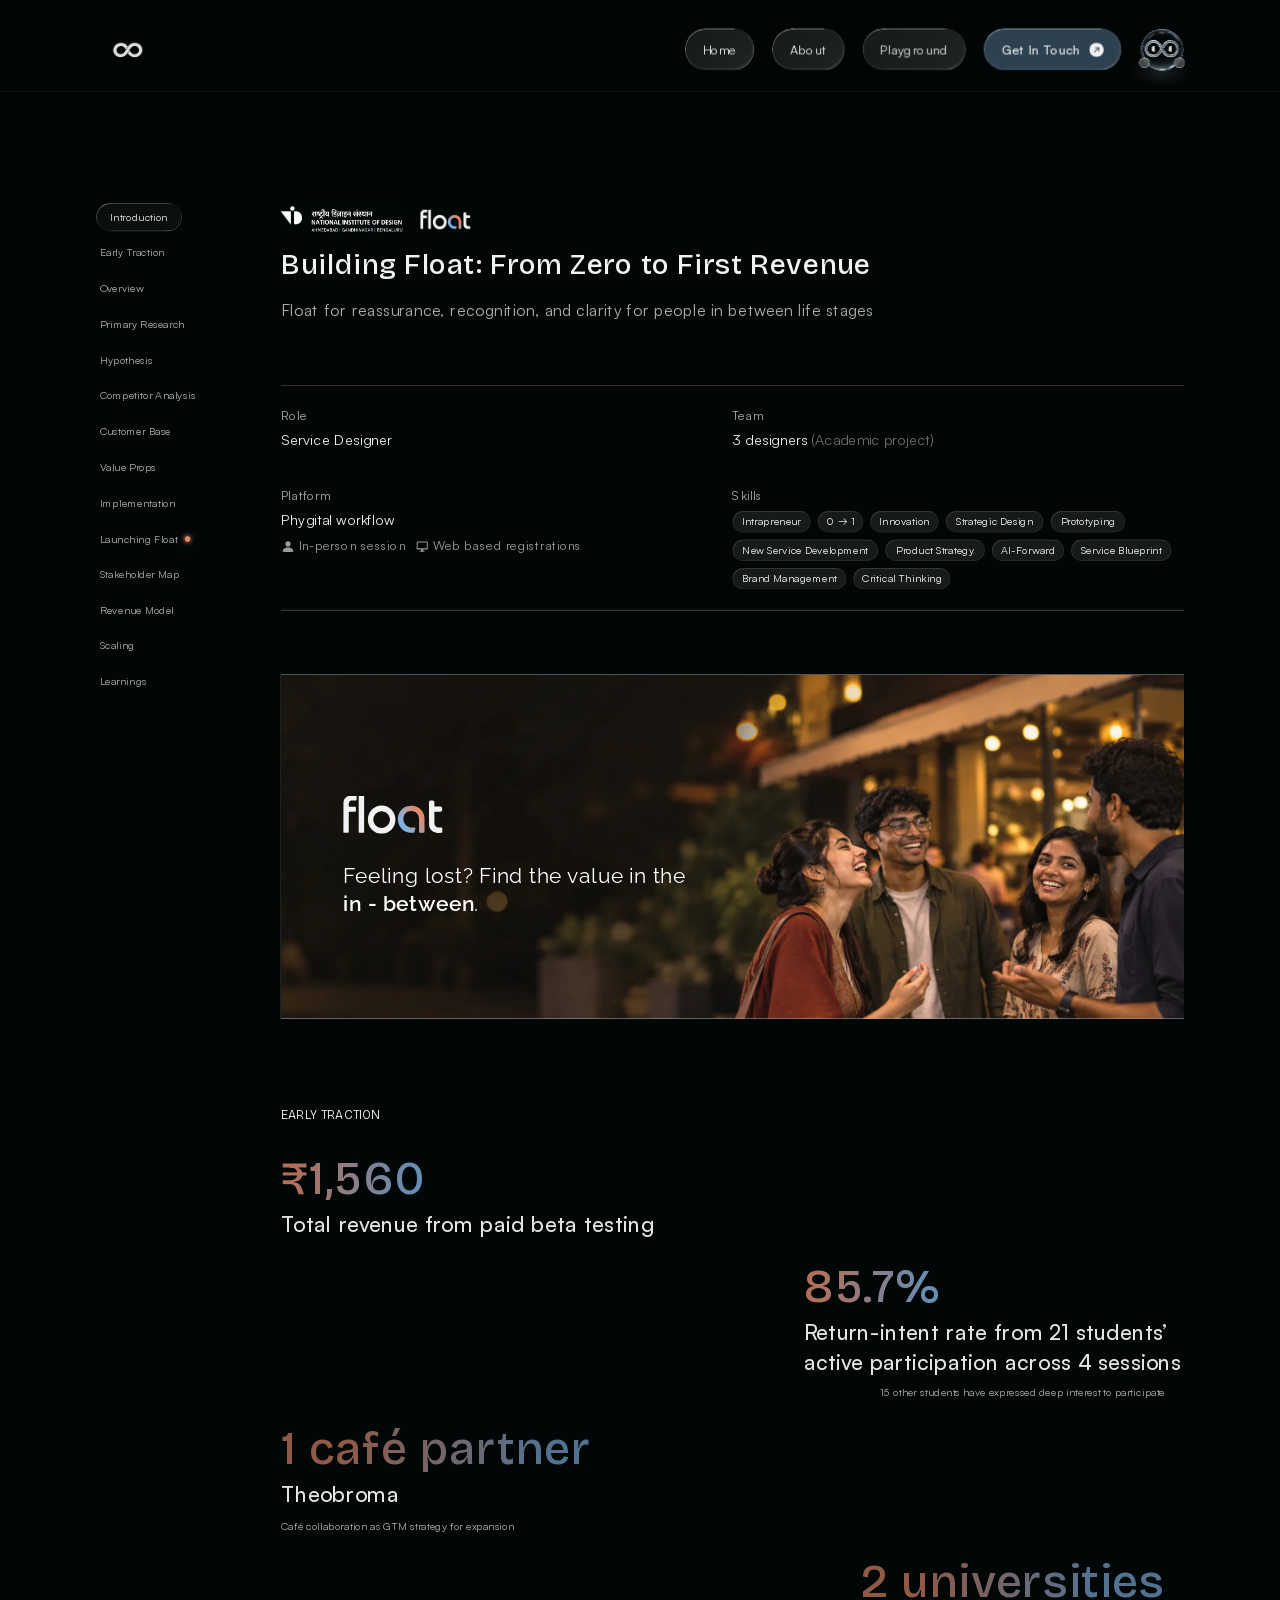
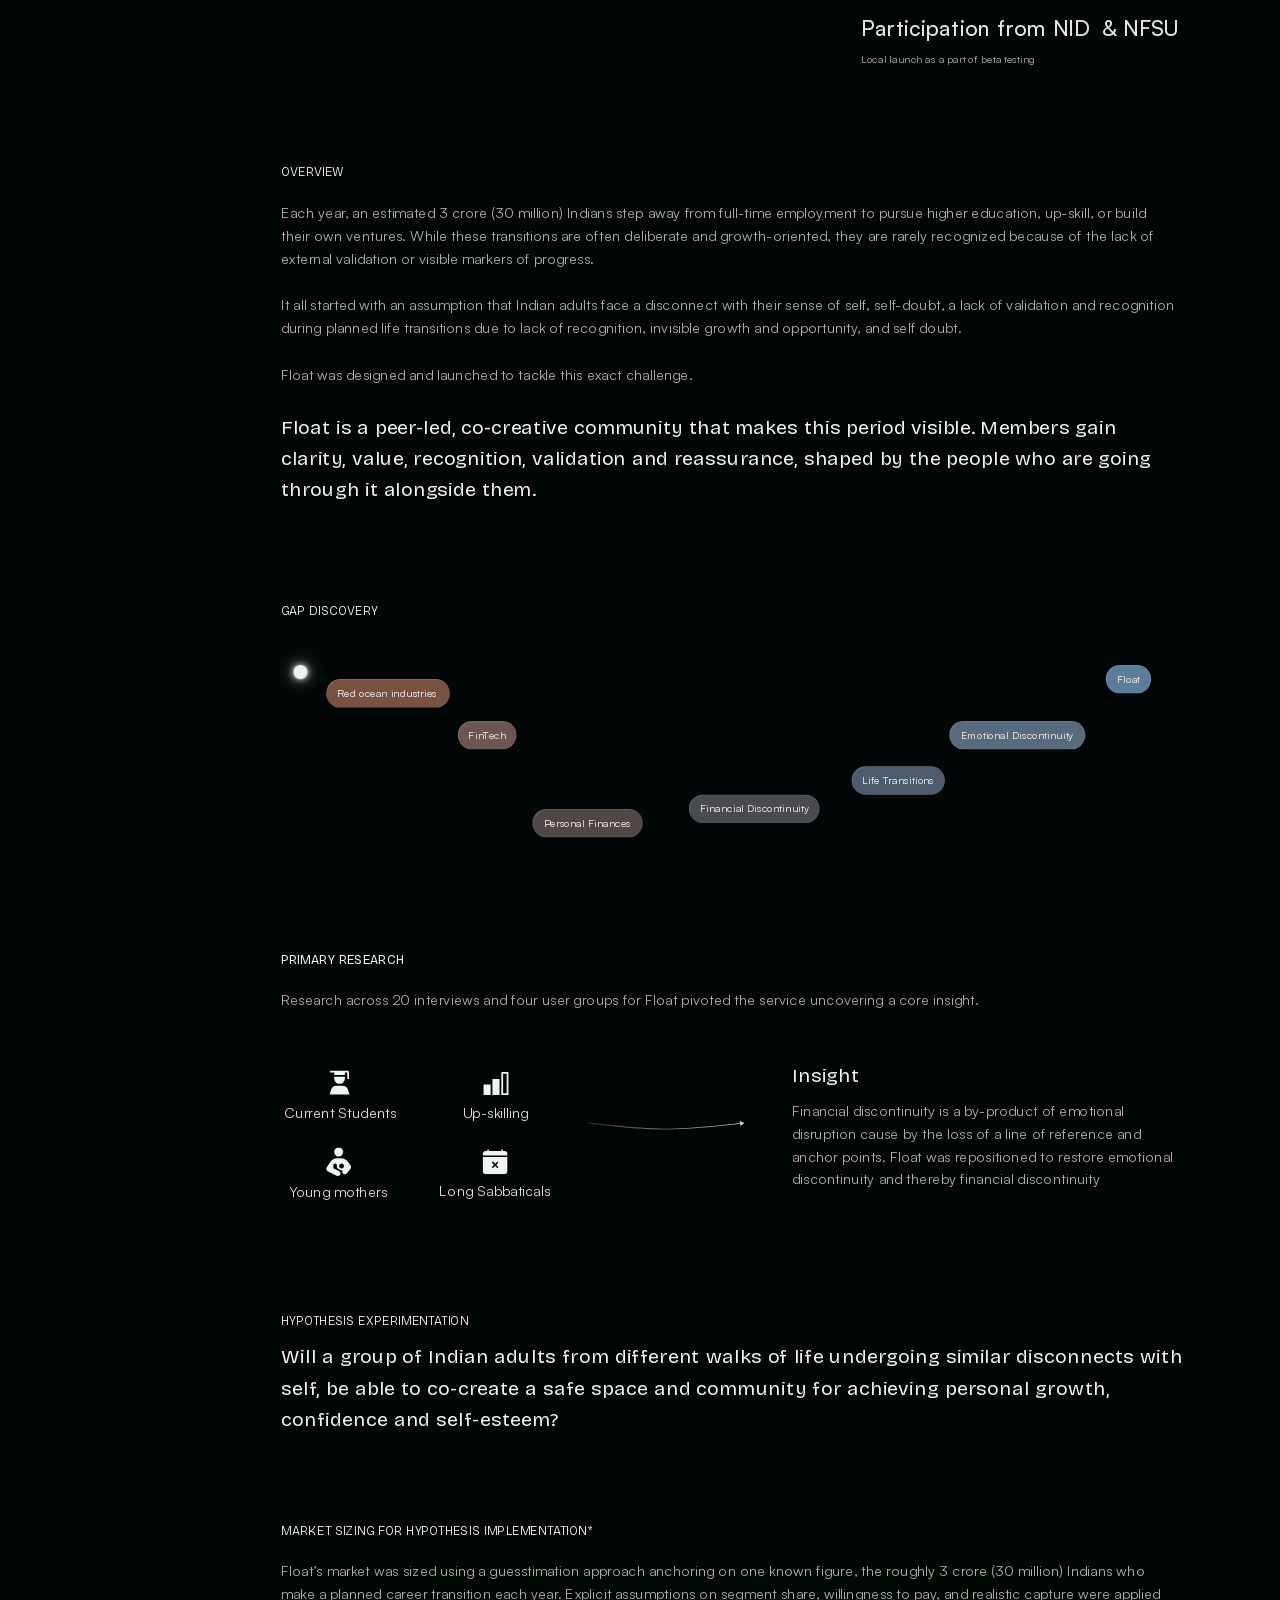
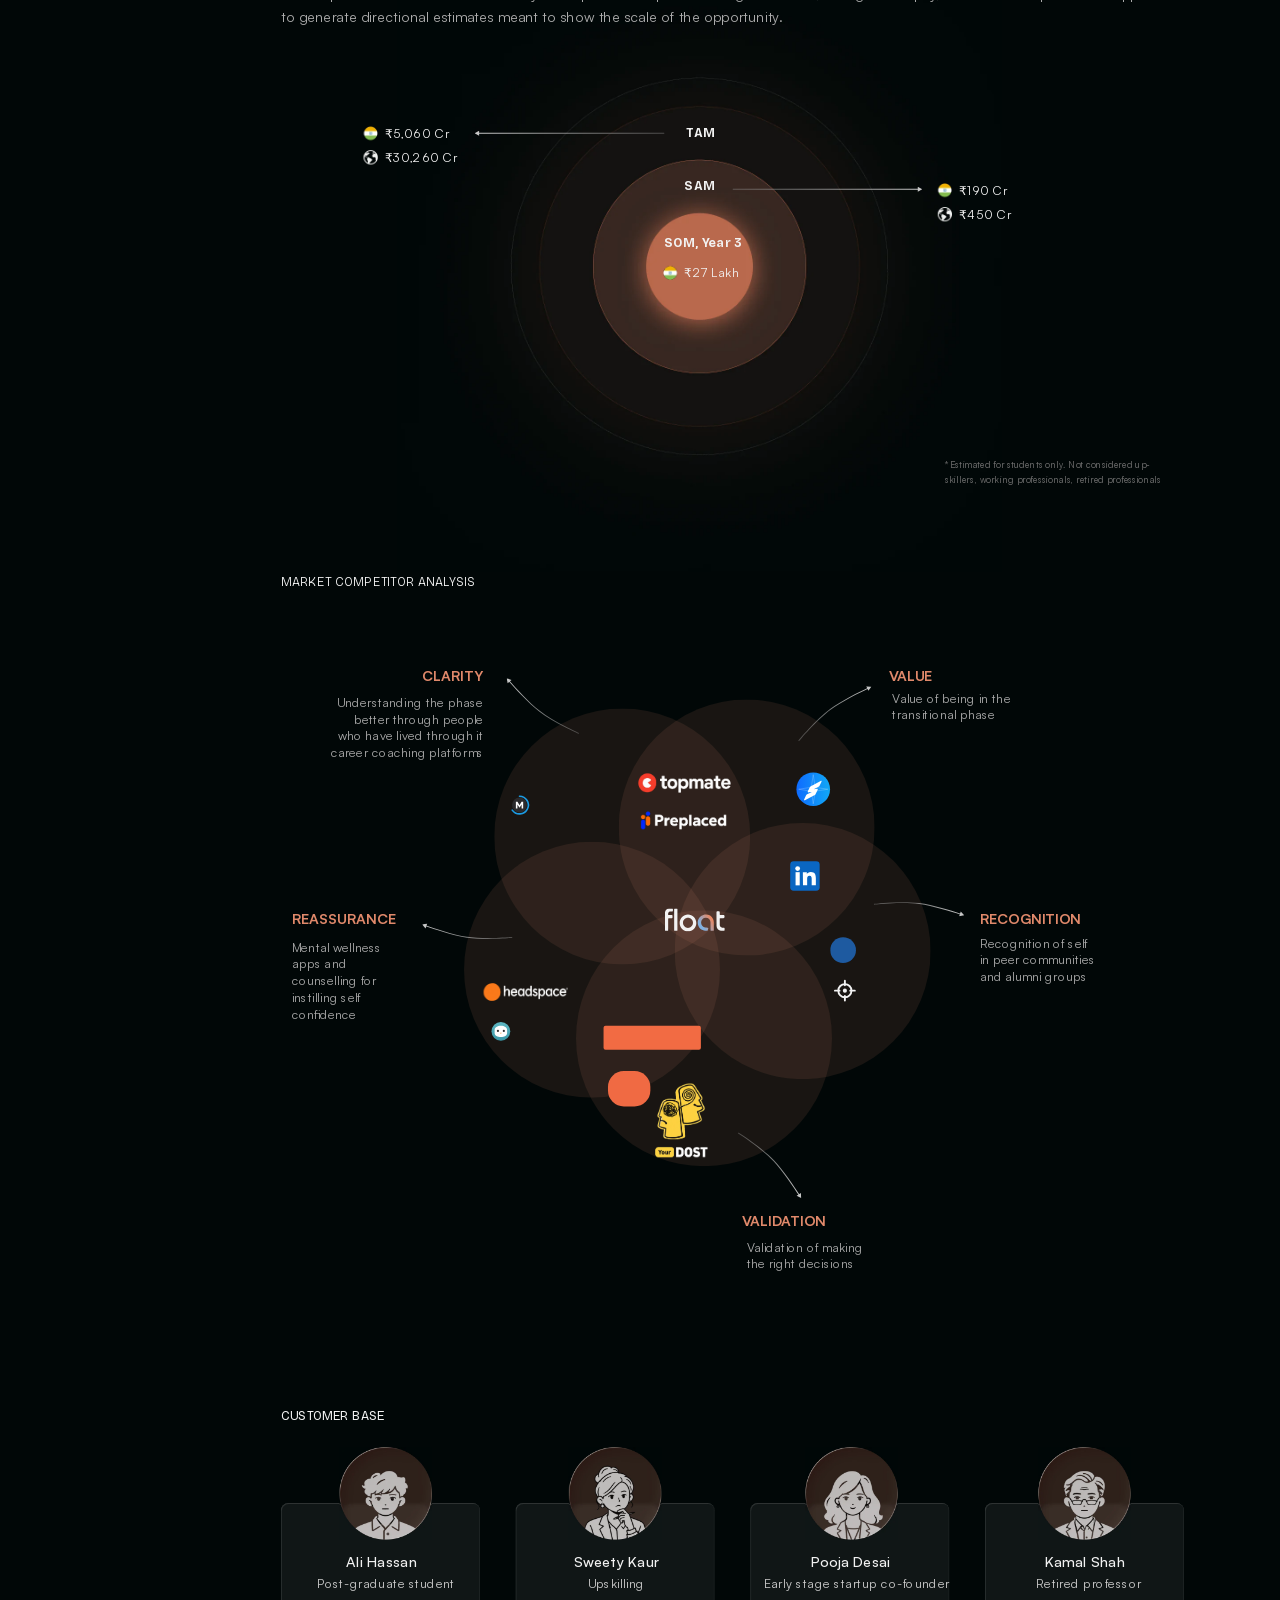
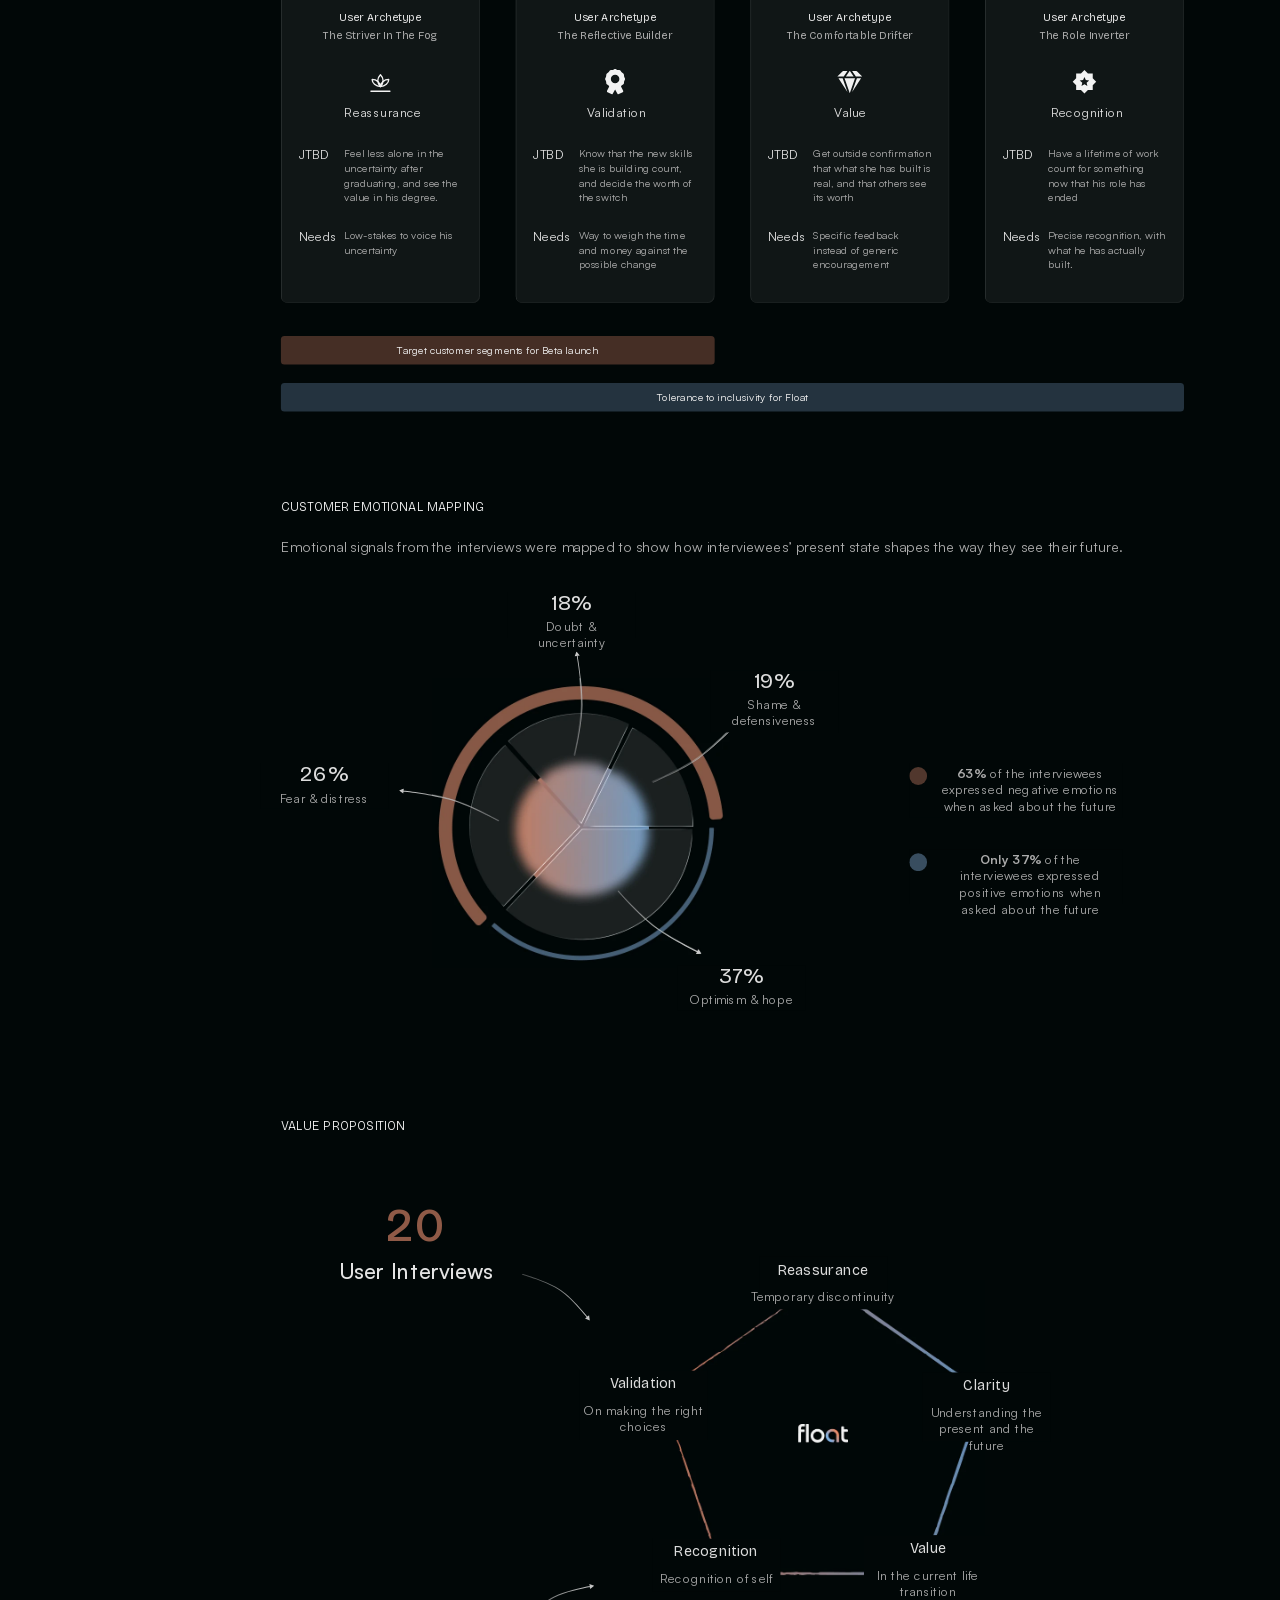
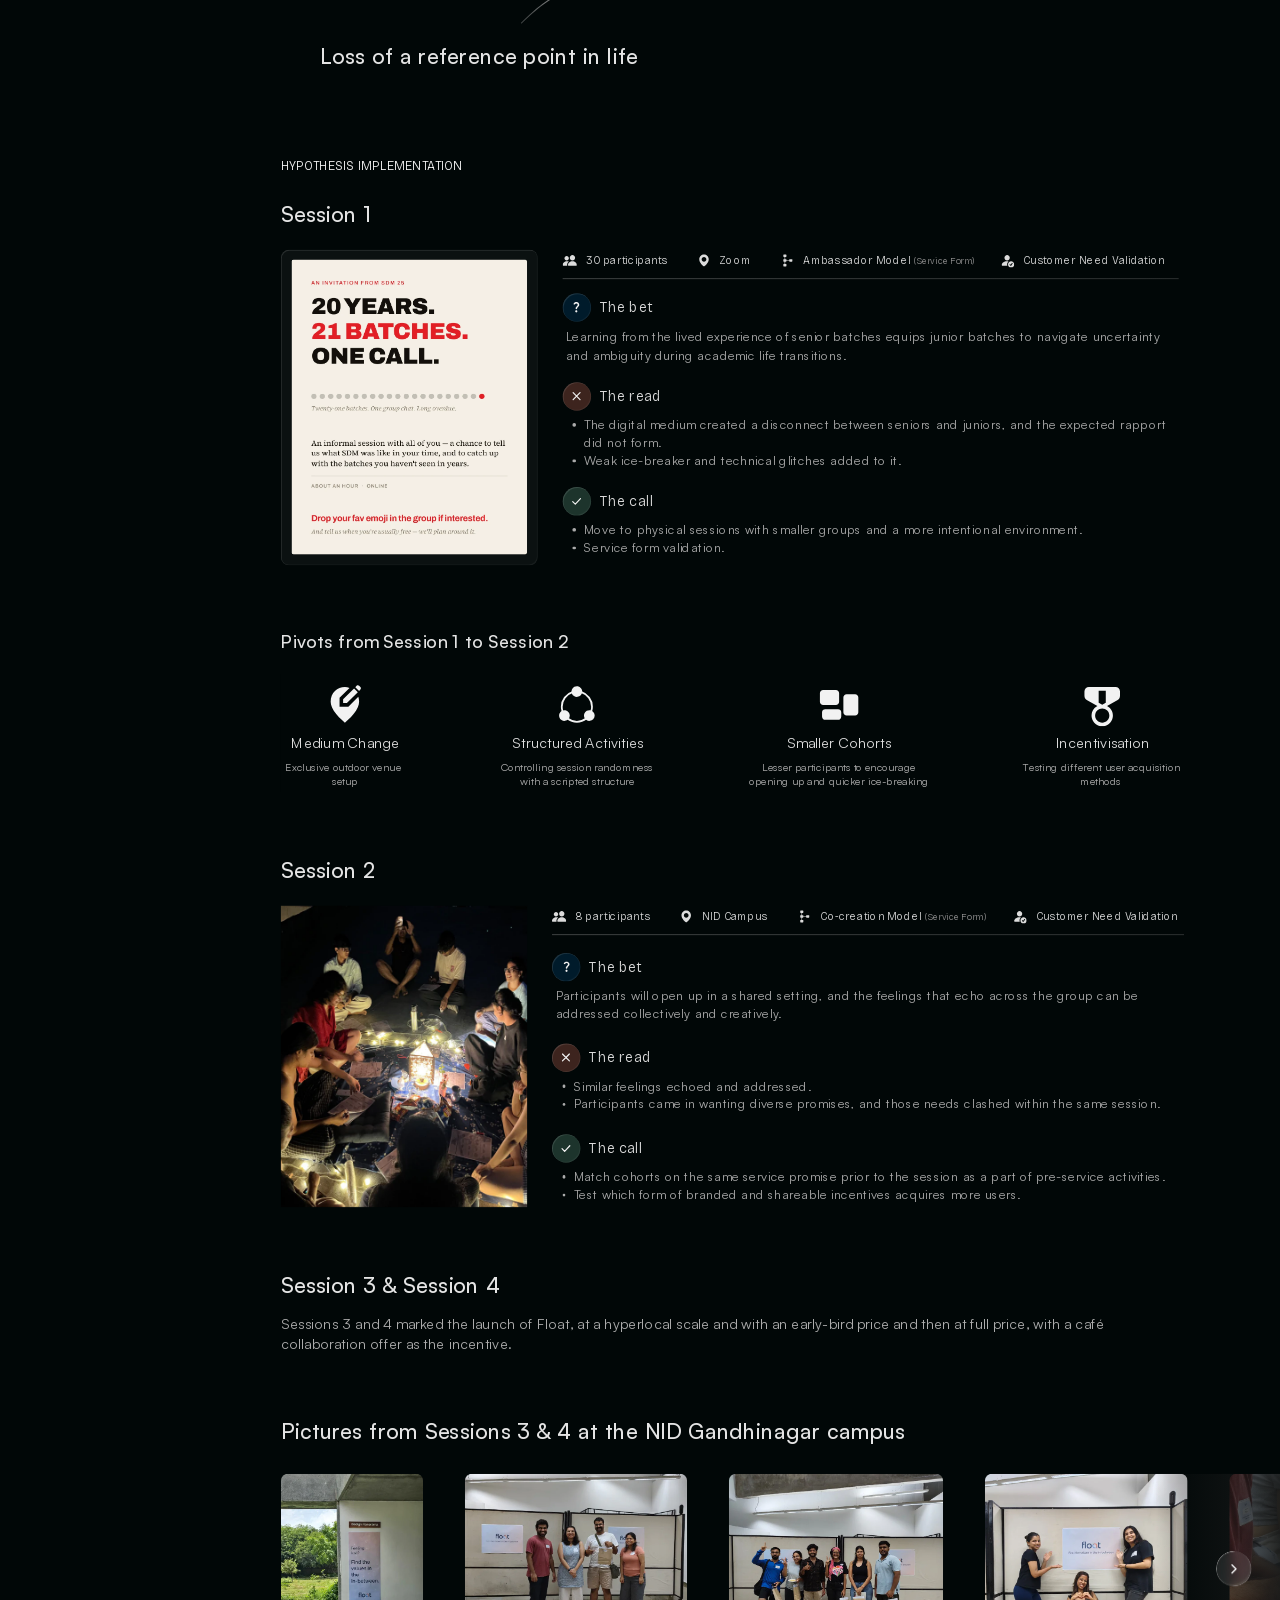
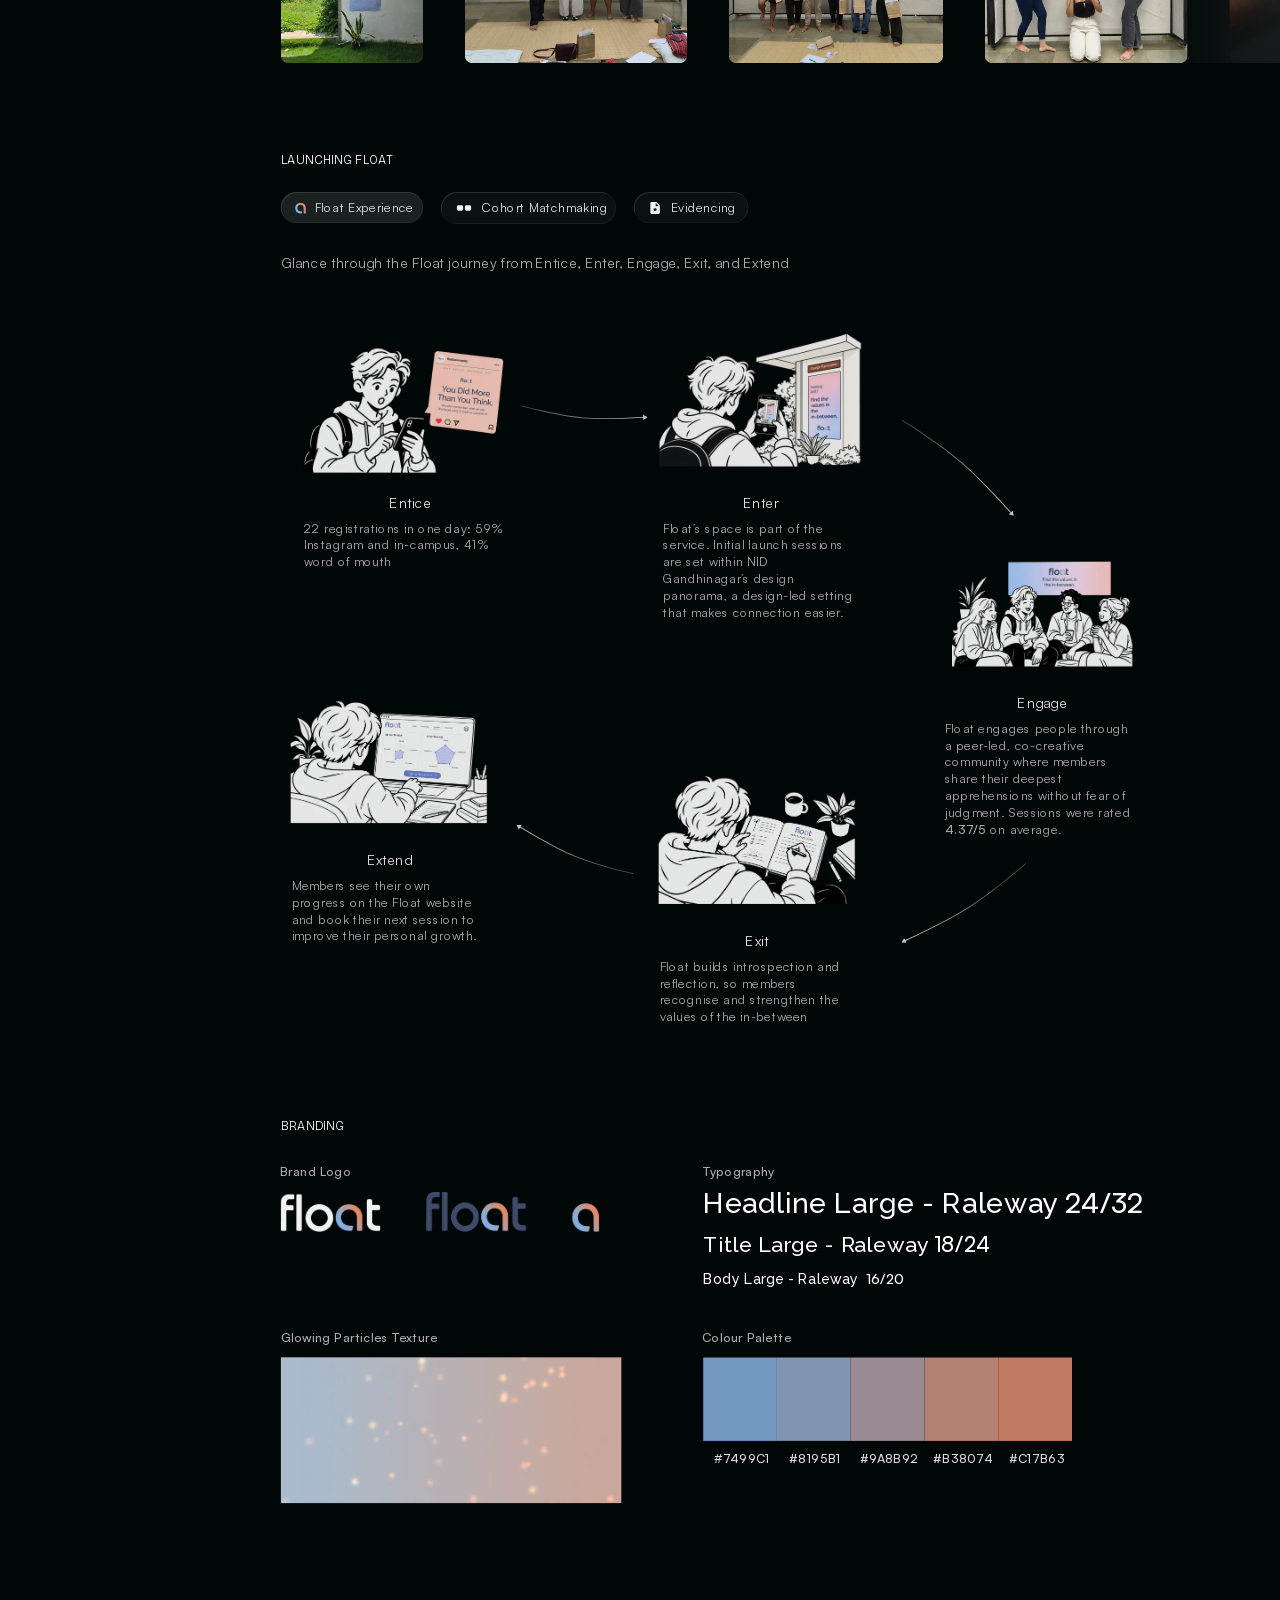
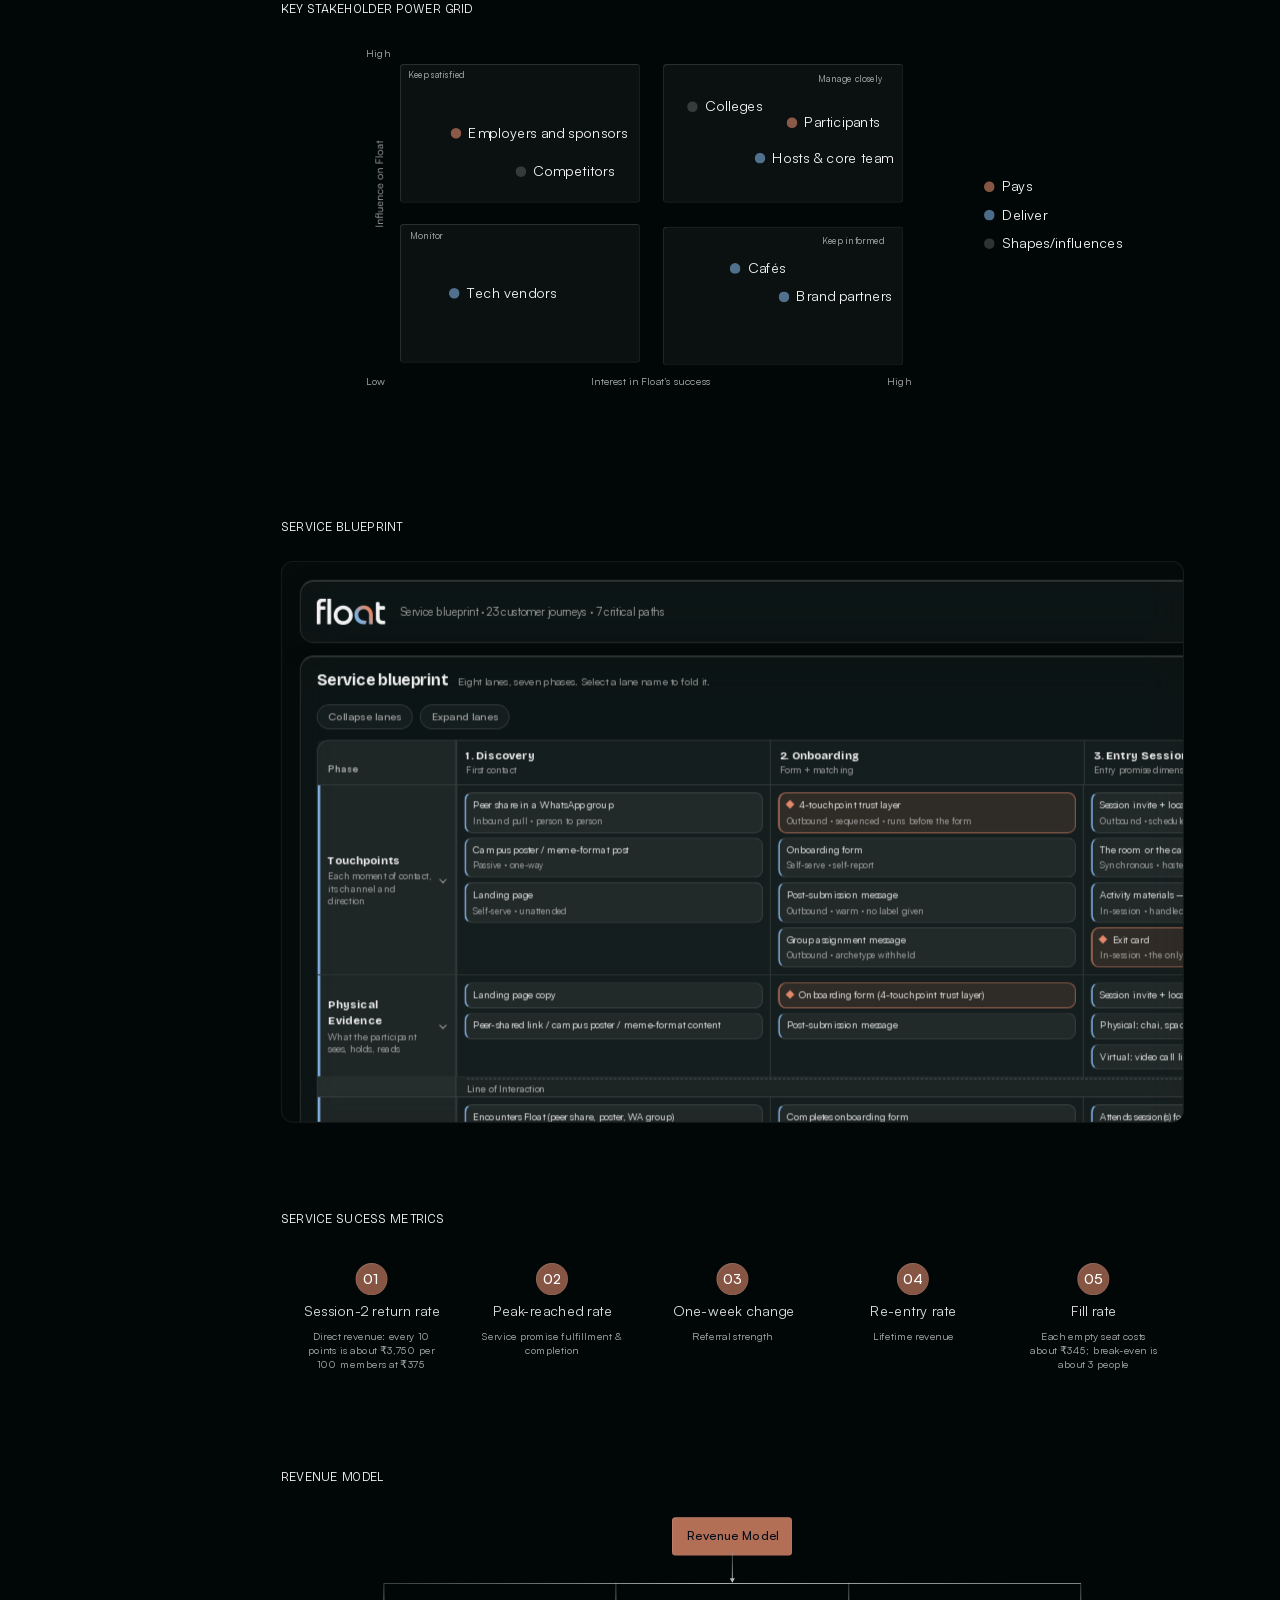
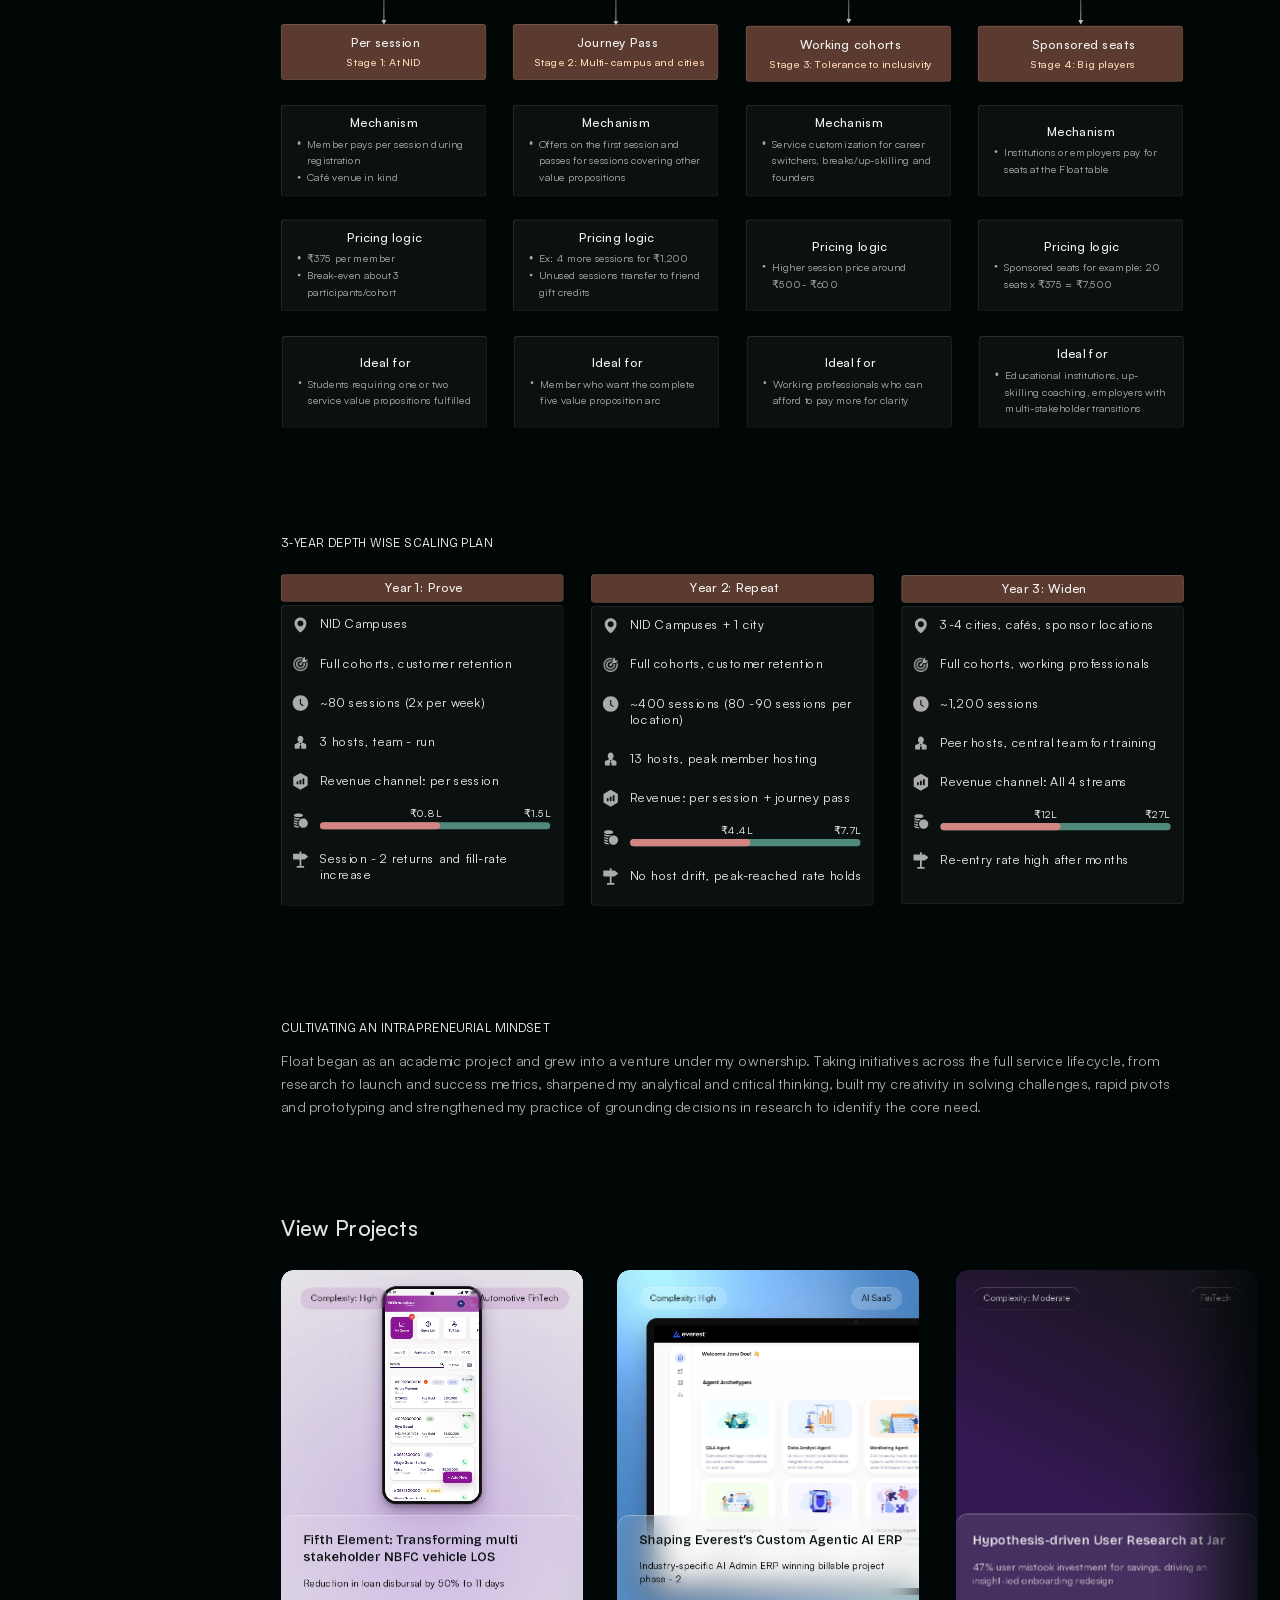
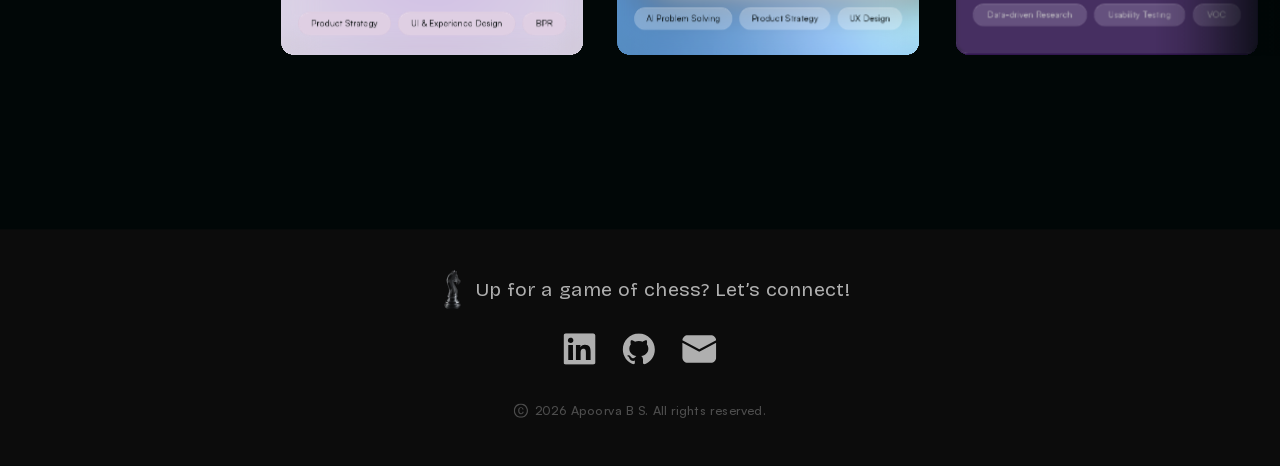
<file: float.html>
<!doctype html>
<html lang="en"><head><meta charset="utf-8">
<meta name="viewport" content="width=device-width, initial-scale=1">
<link rel="preload" as="image" href="float/602-4915.webp?v=tnsges" fetchpriority="high">
<link rel="preload" as="image" href="float/602-4903.webp?v=tnscxm" fetchpriority="high">
<link rel="preload" as="image" href="float/979-23928.svg?v=tnxqqb" fetchpriority="high">
<link rel="stylesheet" href="fonts/fonts.css">
<script>
// start loading every face the page uses straight away, and let the page wait for exactly these before measuring anything
window.FONTS = document.fonts ? Promise.all(['300 16px Satoshi', '400 16px Satoshi', 'italic 400 16px Satoshi', '500 16px Satoshi', '700 16px Satoshi',
  '400 16px "Bricolage Grotesque"', '500 16px "Bricolage Grotesque"'].map(f => document.fonts.load(f).catch(() => {}))).then(() => document.fonts.ready) : Promise.resolve();
</script>
<link rel="icon" type="image/png" sizes="256x256" href="favicon-256.png">
<link rel="icon" type="image/png" sizes="32x32" href="favicon-32.png">
<link rel="apple-touch-icon" href="apple-touch-icon.png">
<title>Float | Apoorva B S</title>
<link rel="preload" as="image" href="float/978-23908.webp?v=tnxqfd" fetchpriority="high">
<link rel="preload" href="fonts/satoshi-400.woff2" as="font" type="font/woff2" crossorigin>
<link rel="preload" href="fonts/bricolage-300-latin.woff2" as="font" type="font/woff2" crossorigin>
<script>document.documentElement.dataset.theme = 'dark'; if (!matchMedia('(prefers-reduced-motion: reduce)').matches) document.documentElement.classList.add('fx');</script>
<style>

  /* two themes: dark (the Figma design) and light. Everything colour-related reads these. */
  :root { --bg: #010707; --bgrgb: 1,7,7; --ink: #f2f2f2; --ink2: #fff; --hook: #e4e4e4; --blue: #729FC3;
          --hi: 255,255,255; --hiA: 1; --shA: 1; --logoF: contrast(1); --sel: #d5d5d5; color-scheme: dark; }
  :root[data-theme="light"] { --bg: #f4f6f6; --bgrgb: 244,246,246; --ink: #010707; --ink2: #0d1515; --hook: #010707; --blue: #4f7fa8;
          --hi: 1,7,7; --hiA: .38; --shA: .28; --logoF: invert(1) hue-rotate(180deg); --sel: #2a3232; color-scheme: light; }
  /* smooth switch between themes */
  @view-transition { navigation: auto; }
  .nav { view-transition-name: site-nav; } .logo { view-transition-name: site-logo; } .themeBtn { view-transition-name: site-theme; }
  ::view-transition-group(site-nav), ::view-transition-group(site-logo), ::view-transition-group(site-theme) { animation: none; }
  ::view-transition-old(site-nav), ::view-transition-old(site-logo), ::view-transition-old(site-theme) { display: none; }
  ::view-transition-new(site-nav), ::view-transition-new(site-logo), ::view-transition-new(site-theme) { animation: none; }
  ::view-transition-old(root), ::view-transition-new(root) { animation-duration: .7s; animation-timing-function: cubic-bezier(.4,0,.2,1); }
  * { box-sizing: border-box; font-synthesis: none; }
  html, body { margin: 0; background: var(--bg); overflow-x: hidden; }
  body { -webkit-font-smoothing: antialiased; -moz-osx-font-smoothing: grayscale; }
  .stage { width: 1440px; height: 5022px; position: relative; overflow: hidden; background: var(--bg); transform-origin: top left; }
  .abs { position: absolute !important; }

  /* nav */
  .logo { left: 120px; top: 32px; width: 48px; height: 48px; border-radius: 40px; }
  .logo img { filter: var(--logoF); position: absolute; left: 6.84px; top: 14.76px; width: 34.32px; height: 18.48px; display: block; }
  .nav { left: 841px; top: 32px; display: flex; gap: 20px; align-items: center; }
  /* the top bar stays put while the page scrolls under it: frosted glass, drawn at the stage's scale (--s, set with the stage) */
  .topbar { position: fixed; left: 0; top: 0; z-index: 50; width: 100%; height: calc(104px * var(--s, 1)); background: rgba(1,7,7,.55);
            -webkit-backdrop-filter: blur(16px); backdrop-filter: blur(16px); border-bottom: 1px solid rgba(255,255,255,.06); }
  .topbar .tbIn { position: absolute; left: 0; top: 0; width: 1440px; height: 104px; transform: scale(var(--s, 1)); transform-origin: 0 0; }
  .nav a { font-family: 'Satoshi', sans-serif; font-weight: 400; font-size: 14px; line-height: 19px; letter-spacing: 0.28px;
           color: var(--ink); padding: 14px 20px; border-radius: 50px; text-decoration: none; white-space: nowrap;
           display: flex; align-items: center; gap: 10px; transition: background .25s; }
  .nav a.glass:hover { background: linear-gradient(135deg, rgba(var(--hi), calc(0.12 * var(--hiA))), rgba(var(--hi), calc(0.17 * var(--hiA)))); }
  /* "Get In Touch": blue #729FC3 at 40% under the glass */
  /* the page you're on: brighter glass (22% instead of 10%) */
  .nav a.glass.current { background: rgba(var(--hi), calc(0.22 * var(--hiA))); }
  :root[data-theme="light"] .nav a.glass.current { background: rgba(1,7,7,0.09); }
  .nav a.cta { font-weight: 500; background: rgba(114,159,195,0.4); }
  :root[data-theme="light"] .nav a.cta { background: rgba(79,127,168,0.4); }
  .nav a.cta:hover { background: rgba(114,159,195,0.52); }
  .nav a.cta svg { width: 16px; height: 16px; display: block; }

  .themeBtn { left: 774px; top: 32px; width: 47px; height: 47px; border-radius: 50%; border: 0; padding: 0; cursor: pointer; display: grid; place-items: center; color: var(--ink); }
  .themeBtn svg { width: 18px; height: 18px; grid-area: 1 / 1; transition: opacity .5s ease, transform .6s cubic-bezier(.3,.7,.2,1); }
  .themeBtn .moon { opacity: 0; transform: rotate(-70deg) scale(.6); }
  :root[data-theme="light"] .themeBtn .sun { opacity: 0; transform: rotate(70deg) scale(.6); }
  :root[data-theme="light"] .themeBtn .moon { opacity: 1; transform: none; }
  .themeBtn:hover { background: linear-gradient(135deg, rgba(var(--hi), calc(0.12 * var(--hiA))), rgba(var(--hi), calc(0.17 * var(--hiA)))); }
  /* Figma "Glass": frosted blur behind, faint fill, thin bright rim (top-left / bottom-right glints), faint inner glow */
  .glass { position: relative; isolation: isolate;
    background: linear-gradient(135deg, rgba(var(--hi), calc(0.085 * var(--hiA))) 0%, rgba(var(--hi), calc(0.10 * var(--hiA))) 55%, rgba(var(--hi), calc(0.13 * var(--hiA))) 100%);
    -webkit-backdrop-filter: blur(4px); backdrop-filter: blur(4px); }
  .glass::before { content: ""; position: absolute; inset: 0; border-radius: inherit; padding: 1px; pointer-events: none; clip-path: var(--ring, none);
    background: conic-gradient(from 0deg,
      rgba(var(--hi), calc(.37 * var(--hiA))) 0deg, rgba(var(--hi), calc(.37 * var(--hiA))) calc(var(--c,72deg) + 0.5deg),
      rgba(var(--hi), calc(.03 * var(--hiA))) calc(var(--c,72deg) + 6deg), rgba(var(--hi), calc(.03 * var(--hiA))) calc(var(--c,72deg) + 11deg),
      rgba(var(--hi), calc(.28 * var(--hiA))) 90deg, rgba(var(--hi), calc(.30 * var(--hiA))) calc(180deg - var(--c,72deg) - 12deg),
      rgba(var(--hi), calc(.50 * var(--hiA))) calc(180deg - var(--c,72deg) - 7deg), rgba(var(--hi), calc(.50 * var(--hiA))) calc(180deg - var(--c,72deg) - 2deg),
      rgba(var(--hi), calc(.25 * var(--hiA))) calc(180deg - var(--c,72deg) + 3deg), rgba(var(--hi), calc(.25 * var(--hiA))) calc(180deg + var(--c,72deg) - 3deg),
      rgba(var(--hi), calc(.03 * var(--hiA))) calc(180deg + var(--c,72deg) + 5deg), rgba(var(--hi), calc(.03 * var(--hiA))) calc(180deg + var(--c,72deg) + 11deg),
      rgba(var(--hi), calc(.42 * var(--hiA))) 270deg,
      rgba(var(--hi), calc(.75 * var(--hiA))) calc(360deg - var(--c,72deg) - 10deg), rgba(var(--hi), calc(.75 * var(--hiA))) calc(360deg - var(--c,72deg) - 5deg),
      rgba(var(--hi), calc(.37 * var(--hiA))) calc(360deg - var(--c,72deg) - 0.5deg), rgba(var(--hi), calc(.37 * var(--hiA))) 360deg);
    -webkit-mask: linear-gradient(#000 0 0) content-box, linear-gradient(#000 0 0); -webkit-mask-composite: xor;
            mask: linear-gradient(#000 0 0) content-box exclude, linear-gradient(#000 0 0); -webkit-mask-composite: xor; mask-composite: exclude; }
  .glass::after { content: ""; position: absolute; inset: 1px; border-radius: inherit; pointer-events: none;
    box-shadow: inset -1px -1.5px 2px rgba(var(--hi), calc(0.07 * var(--hiA))); }

  :root[data-theme="light"] .glass { background: rgba(1,7,7,0.04); }
  :root[data-theme="light"] .glass::before { opacity: .25; }

  /* footer (Figma "Frame 117", Let's connect version) */
  :root { --foot: #0c0c0c; --footInk: #aeaeae; --footIcon: #afafaf; --footFine: #4d4d4d; }
  :root[data-theme="light"] { --foot: #e9ecec; --footInk: #6b7272; --footIcon: #9aa1a1; --footFine: #a7adad; }
  .foot { left: 0; width: 1440px; height: 295px; background: var(--foot); }
  .foot .reach { position: absolute; left: 0; width: 1440px; top: 109px; margin: 0; text-align: center; font-family: 'Satoshi', sans-serif; font-weight: 500;
                 font-size: 16px; line-height: 21.6px; letter-spacing: .32px; color: var(--footInk); }
  .foot .icons { position: absolute; left: 634.15px; top: 117px; width: 171.7px; height: 35.35px; display: block; }
  .foot .icons a { fill: var(--footIcon); transition: fill .25s ease; }
  .foot .icons a:hover { fill: #e4e4e4; }
  .foot .fine { position: absolute; left: 0; width: 1440px; top: 194px; margin: 0; display: flex; justify-content: center; align-items: center; gap: 8px;
                font-family: 'Satoshi', sans-serif; font-weight: 500; font-size: 14px; line-height: 19px; letter-spacing: .28px; color: var(--footFine); }
  .foot .fine svg { width: 16px; height: 16px; display: block; fill: var(--footFine); }
  /* footer (Figma "Frame 117", 3 Nov): "Up for a game of chess?" with a small glass knight turning round and round, leaning slightly back */
  .foot .chess { position: absolute; left: 534px; top: 53px; margin: 0; font-family: 'Bricolage Grotesque', sans-serif; font-weight: 400; font-size: 22px;
                 line-height: 30px; letter-spacing: .44px; color: #afafaf; white-space: nowrap; }
  .foot .kspin { position: absolute; left: 494px; top: 45px; width: 30px; height: 45px; overflow: hidden; }
  .foot .kspin img { position: absolute; left: 0; top: 0; width: 2160px; height: 45px; max-width: none; animation: kspin 3.5s steps(72) infinite; }
  @keyframes kspin { to { transform: translateX(-2160px); } }
  @media (prefers-reduced-motion: reduce) { .foot .kspin img { animation: none; } }
  /* ---- Everest case study (built from Figma frame 430:312). The design is dark only, so this page stays dark. */
  @font-face { font-family: 'Bricolage Grotesque'; src: url('fonts/bricolage-300-latin.woff2') format('woff2'); font-weight: 300; font-style: normal; font-display: block; }
  @font-face { font-family: 'Bricolage Grotesque'; src: url('fonts/bricolage-700-latin.woff2') format('woff2'); font-weight: 700; font-style: normal; font-display: block; }
  @font-face { font-family: 'Raleway'; src: url('fonts/raleway-500-latin.woff2') format('woff2'); font-weight: 500; font-style: normal; font-display: swap; }
  .themeBtn { display: none !important; }
  /* clip (not hidden) so the contents bar can stick to the screen */
  html, body { overflow-x: clip; } .stage { overflow: clip; }

  /* left contents bar: pinned to the screen (outside the scaled page), scaled to match it */
  .tocRail { position: absolute; left: 0; top: 0; width: 0; z-index: 5; pointer-events: none; }
  .toc { position: sticky; left: 0; top: 112px; width: 152px; padding: 4px 0; transform-origin: 0 0; pointer-events: auto; }
  .toc ol { list-style: none; margin: 0; padding: 0; display: flex; flex-direction: column; gap: var(--gap, 16px); align-items: flex-start; }
  .toc a { position: relative; display: flex; align-items: center; padding: 4px; margin: 0; border-radius: 50px; text-decoration: none; white-space: nowrap;
           font-family: 'Satoshi', sans-serif; font-weight: 400; font-size: 12px; line-height: 1.35; letter-spacing: .02em; color: #ababab;
           transition: padding .35s ease, margin .35s ease, background-color .35s ease, color .35s ease; }
  .toc a:hover { color: #e4e4e4; }
  .toc a.on { padding: 8px 16px; margin: -4px 0; background: rgba(255,255,255,.04); color: #e4e4e4; }
  .toc a:focus-visible { outline: 1px solid #729FC3; outline-offset: 2px; }
  /* the selected item wears the same glass rim as the nav buttons */
  .toc a::before { content: ""; position: absolute; inset: 0; border-radius: inherit; padding: 1px; pointer-events: none; opacity: 0; transition: opacity .35s ease;
    background: conic-gradient(from 0deg, rgba(255,255,255,.37) 0deg, rgba(255,255,255,.37) calc(var(--c,70deg) + .5deg), rgba(255,255,255,.03) calc(var(--c,70deg) + 6deg),
      rgba(255,255,255,.03) calc(var(--c,70deg) + 11deg), rgba(255,255,255,.28) 90deg, rgba(255,255,255,.30) calc(180deg - var(--c,70deg) - 12deg),
      rgba(255,255,255,.50) calc(180deg - var(--c,70deg) - 7deg), rgba(255,255,255,.50) calc(180deg - var(--c,70deg) - 2deg), rgba(255,255,255,.25) calc(180deg - var(--c,70deg) + 3deg),
      rgba(255,255,255,.25) calc(180deg + var(--c,70deg) - 3deg), rgba(255,255,255,.03) calc(180deg + var(--c,70deg) + 5deg), rgba(255,255,255,.03) calc(180deg + var(--c,70deg) + 11deg),
      rgba(255,255,255,.42) 270deg, rgba(255,255,255,.75) calc(360deg - var(--c,70deg) - 10deg), rgba(255,255,255,.75) calc(360deg - var(--c,70deg) - 5deg),
      rgba(255,255,255,.37) calc(360deg - var(--c,70deg) - .5deg), rgba(255,255,255,.37) 360deg);
    -webkit-mask: linear-gradient(#000 0 0) content-box, linear-gradient(#000 0 0); -webkit-mask-composite: xor;
            mask: linear-gradient(#000 0 0) content-box exclude, linear-gradient(#000 0 0); -webkit-mask-composite: xor; mask-composite: exclude; }
  .toc a.on::before { opacity: .55; }
  /* Final Solution: a blue beacon */
  .toc .dot { position: relative; flex: none; margin-left: 8px; width: 6px; height: 6px; border-radius: 50%; background: #235cf4; box-shadow: 0 0 6px 1px rgba(35,92,244,.8); }
  .toc .dot::after { content: ""; position: absolute; inset: 0; border-radius: 50%; background: rgba(35,92,244,.6); animation: beacon 2.2s cubic-bezier(.2,.6,.3,1) infinite; }
  @keyframes beacon { 0% { transform: scale(1); opacity: .9; } 100% { transform: scale(3.6); opacity: 0; } }

  /* right-hand column: every section is the Figma frame, laid out exactly */
  .col { left: 316px; top: 232px; width: 1016px; }
  .F { position: relative; width: 1016px; scroll-margin-top: 112px; }
  .F :is(div, p, svg, img):not(.pcard, .pcard *) { position: absolute; }   /* the Home cards in View Projects keep their own layout */
  .F p { margin: 0; line-height: 1.35; letter-spacing: .02em; font-synthesis: none; }
  .F img { display: block; }
  .s3, .s4, .s5, .s7 { font-family: 'Satoshi', sans-serif; } .s3 { font-weight: 300; } .s4 { font-weight: 400; } .s5 { font-weight: 500; } .s7 { font-weight: 700; }
  .b3, .b4, .b5, .b7 { font-family: 'Bricolage Grotesque', sans-serif; } .b3 { font-weight: 300; } .b4 { font-weight: 400; } .b5 { font-weight: 500; } .b7 { font-weight: 700; }
  .r5 { font-family: 'Raleway', sans-serif; font-weight: 500; }
  .F .li { display: block; position: relative; padding-left: 1.45em; }
  .F .li::before { content: ""; position: absolute; left: .55em; top: .62em; width: .26em; height: .26em; border-radius: 50%; background: currentColor; }
  /* Figma "Glass": faint fill (from the export) plus a soft bright rim */
  .F .gl { box-shadow: inset 1px 1px 0 rgba(255,255,255,.10), inset -1px -1px 0 rgba(255,255,255,.04), inset 0 0 0 .5px rgba(255,255,255,.05); }

  /* placeholders (top video, Evidencing) */
  .F .ph { display: grid; place-items: center; border-radius: 0; background: #d9d9d9; }
  .F .ph span { position: static; font-family: 'Satoshi', sans-serif; font-size: 14px; letter-spacing: .02em; color: #6d6d6d; }

  @media (prefers-reduced-motion: reduce) { .toc a { transition: none; } .toc .dot::after { animation: none; } }
  /* footer: the full 266px Figma footer (chess line, Let's connect, icons, copyright) */
  .foot { height: 266px; }

  /* every section fades in gently the first time it scrolls into view */
  .fx .F { opacity: 0; transform: translateY(14px); transition: opacity .55s ease, transform .55s cubic-bezier(.2,.7,.3,1); }
  .fx .F.in { opacity: 1; transform: none; }
  /* the cards' frosted panels can't blur through a fading section: they popped sharp when the fade ended, so this row is simply there */
  .fx .F.more { opacity: 1; transform: none; transition: none; }

  /* glass round arrow buttons, like the nav's round theme button */
  .F .arrow { position: absolute; width: 40px; height: 40px; border-radius: 50%; border: 0; padding: 0; cursor: pointer; display: grid; place-items: center; color: #f2f2f2; z-index: 2;
              transition: background .25s ease, opacity .3s ease, visibility .3s; }
  .F .arrow:hover { background: linear-gradient(135deg, rgba(255,255,255,.12), rgba(255,255,255,.17)); }
  .F .arrow:focus-visible { outline: 1px solid #729FC3; outline-offset: 3px; }
  .F .arrow svg { position: static; width: 16px; height: 16px; fill: none; stroke: currentColor; stroke-width: 1.6; stroke-linecap: round; stroke-linejoin: round; }

  /* Design evolution: iteration tabs + a slow carousel with dots */
  .F.evo .evTab { cursor: pointer; transition: background-color .35s ease; }
  .F.evo .evTab:hover { background-color: rgba(255,255,255,.08) !important; }
  .F.evo .evTab.on { background-color: rgba(255,255,255,.1) !important; }
  .F.evo .evTab:focus-visible { outline: 1px solid #729FC3; outline-offset: 2px; }
  .F.evo .win { left: 0; width: 1016px; height: 412px; overflow: hidden; }
  /* slides sit 40px apart so on a scaled page the next screen's edge never peeks into view */
  .F.evo .track { position: absolute; left: 0; top: 0; display: flex; gap: 40px; will-change: transform; transition: transform 1.2s cubic-bezier(.65,0,.35,1); }
  .F.evo .slide { position: relative; flex: none; width: 1016px; height: 412px; }
  /* below the screens: the arrows at the two corners, the dots between them */
  .F.evo .arrow { top: 554px; } .F.evo .arrow.prev { left: 0; } .F.evo .arrow.next { right: 0; }
  .F .dots { left: 0; width: 1016px; height: 16px; display: flex; justify-content: center; gap: 10px; }
  .F .dots button { width: 7px; height: 7px; padding: 0; border: 0; border-radius: 50%; background: rgba(255,255,255,.22); cursor: pointer; transition: background-color .4s ease, width .4s ease; margin-top: 4px; }
  .F .dots button.on { width: 20px; border-radius: 4px; background: rgba(255,255,255,.7); }
  .F .dots button:focus-visible { outline: 1px solid #729FC3; outline-offset: 2px; }

  /* View projects: the cards scroll sideways; they never pass the column's left edge */
  .F.more .rail { left: 0; top: 64px; width: 1124px; height: 433px; overflow: hidden; }
  .F.more .strip { position: absolute; left: 0; top: 0; width: 1124px; height: 433px; overflow-x: auto; overflow-y: hidden; scrollbar-width: none; overscroll-behavior-x: contain; }
  .F.more .strip::-webkit-scrollbar { display: none; }
  .F.more .cards { position: relative; width: 1863px; height: 433px; }
  .F.more .card { position: absolute; top: 0; width: 340px; height: 433px; border-radius: 0; }
  .F.more .card { overflow: hidden; border-radius: 14.4px; }
  .F.more .pcard { position: relative; transform: scale(.6007); transform-origin: 0 0; will-change: transform; }   /* each card is drawn ahead on its own layer, so sliding the row only moves finished pictures */
  .F.more .streak { will-change: transform; }   /* the streak redraws alone, without redrawing the card under it */   /* Home's 566 x 722 card at Figma's 340 x 433 */
  .F.more .shade { position: absolute; top: 0; width: 140px; height: 433px; pointer-events: none; z-index: 1; opacity: 0; transition: opacity .35s ease; }
  /* a soft dark grey rather than black, so the edge fades gently */
  /* the page's own colour, fading in soft steps, so the edge melts into the background instead of showing as a band */
  .F.more .shade.l { left: 0; background: linear-gradient(90deg, rgba(1,7,7,.9) 0%, rgba(1,7,7,.78) 15%, rgba(1,7,7,.56) 35%, rgba(1,7,7,.3) 58%, rgba(1,7,7,.1) 80%, rgba(1,7,7,0) 100%); }
  .F.more .shade.r { right: 0; background: linear-gradient(270deg, rgba(1,7,7,.9) 0%, rgba(1,7,7,.78) 15%, rgba(1,7,7,.56) 35%, rgba(1,7,7,.3) 58%, rgba(1,7,7,.1) 80%, rgba(1,7,7,0) 100%); }
  .F.more .arrow { top: 196px; opacity: 0; visibility: hidden; }
  .F.more .arrow.prev { left: 16px; } .F.more .arrow.next { right: 32px; }
  .F.more.canL .shade.l, .F.more.canR .shade.r { opacity: 1; }
  /* picture rows (Float, Event Tourism): the same edge shadows as View projects; the arrow shows whenever there is more that way */
  .F .gal { width: 1124px; height: 213px; overflow: hidden; }
  .F .gal .strip { position: absolute; left: 0; top: 0; width: 1124px; height: 213px; overflow-x: auto; overflow-y: hidden; scrollbar-width: none; overscroll-behavior-x: contain; }
  .F .gal .strip::-webkit-scrollbar { display: none; }
  .F .gal .strip:focus-visible { outline: 1px solid #729FC3; outline-offset: -1px; }
  .F .gal .row { position: relative; height: 213px; display: flex; gap: 47px; }
  .F .gal .row img { position: static; flex: none; height: 213px; border-radius: 8px; }
  .F .gal .shade { position: absolute; top: 0; width: 140px; height: 213px; pointer-events: none; z-index: 1; opacity: 0; transition: opacity .35s ease; }
  .F .gal .shade.l { left: 0; background: linear-gradient(90deg, rgba(24,26,26,.92) 0%, rgba(24,26,26,.55) 38%, rgba(24,26,26,0)); }
  .F .gal .shade.r { right: 0; background: linear-gradient(270deg, rgba(24,26,26,.92) 0%, rgba(24,26,26,.55) 38%, rgba(24,26,26,0)); }
  .F .gal .arrow { top: 86.5px; opacity: 0; visibility: hidden; }
  .F .gal .arrow.prev { left: 16px; } .F .gal .arrow.next { right: 32px; }
  .F .gal.canL .shade.l, .F .gal.canR .shade.r { opacity: 1; }
  .F .gal.canR .arrow.next, .F .gal.canL .arrow.prev { opacity: 1; visibility: visible; }
  .F.more.canR .rail:hover .arrow.next, .F.more.canR .arrow.next:focus-visible,
  .F.more.canL .rail:hover .arrow.prev, .F.more.canL .arrow.prev:focus-visible { opacity: 1; visibility: visible; }
  @media (hover: none) { .F.more.canR .arrow.next, .F.more.canL .arrow.prev { opacity: 1; visibility: visible; } }
  @media (prefers-reduced-motion: reduce) { .fx .F { transition: none; opacity: 1; transform: none; } .F.evo .track { transition: none; } .F .pair .track { transition: none; } }

  /* Final solution: two screens of one step glide past slowly in their device frame, dots below */
  .F .pair .win { left: 0; top: 0; width: 596px; height: 429px; overflow: hidden; }
  .F .pair .track { position: absolute; left: 0; top: 0; display: flex; gap: 40px; will-change: transform; transition: transform 1.2s cubic-bezier(.65,0,.35,1); }
  .F .pair .track img { position: static; flex: none; width: 596px; height: 429px; }
  /* below the screen: the arrows at its two corners, the dots between them */
  .F .pair .dots { left: 0; top: 457px; width: 596px; }
  .F .pair .arrow { top: 445px; } .F .pair .arrow.prev { left: 0; } .F .pair .arrow.next { right: 0; }

  /* the words beside a screen: title, then each text, 8px apart, sitting on the screen's bottom edge */
  .F .kdText { display: flex; flex-direction: column; gap: 8px; height: auto; }
  .F .kdText p { position: static; padding: 0 4px; font-size: 14px; line-height: 1.35; white-space: normal; }
  .F .kdText p.kt { padding: 0; font-size: 16px; white-space: nowrap; }
  /* Market sizing: the words sit above the glowing circles */
  #s-611-5090 p { z-index: 1; }

  /* Session 1 & 2 info rows: Figma's 1px bottom stroke, #A9A9A9 -> #777777 at 40%, inside */
  .F [data-id="726:4647"]::after, .F [data-id="726:4761"]::after { content: ""; position: absolute; left: 0; right: 0; bottom: 0; height: 1px;
    background: linear-gradient(92.5deg, rgba(169,169,169,.4), rgba(119,119,119,.4)); }

  /* placeholders (top video, Evidencing) */
  .F .ph { display: grid; place-items: center; border-radius: 0; background: #d9d9d9; }
  .F .ph span { position: static; font-family: 'Satoshi', sans-serif; font-size: 14px; letter-spacing: .02em; color: #6d6d6d; }

  /* Gap discovery: the white dot glows and hops along the steps */
  .F .hop { filter: drop-shadow(0 0 4px rgba(255,255,255,.9)) drop-shadow(0 0 10px rgba(255,255,255,.45)); will-change: transform, opacity; }


  /* Launching Float tabs */
  .F.launch .panel { display: none; } .F.launch .panel.on { display: block; }
  .F.launch .tabBtn { cursor: pointer; transition: background-color .3s ease; }
  .F.launch .tabBtn:hover { background-color: rgba(255,255,255,.08) !important; }
  .F.launch .tabBtn:focus-visible { outline: 1px solid #729FC3; outline-offset: 2px; }

  /* Evidencing: a slow carousel of the Float website screens */
  .F .car .win { left: 0; top: 0; width: 1016px; height: 432px; overflow: hidden; }
  .F .car .track { position: absolute; left: 0; top: 0; display: flex; will-change: transform; transition: transform 1.2s cubic-bezier(.65,0,.35,1); }
  .F .car .track img { position: static; flex: none; width: 1016px; height: 432px; }
  .F .car .dots { left: 0; top: 444px; width: 1016px; height: 16px; display: flex; justify-content: center; gap: 10px; }
  .F .car .dots button { width: 7px; height: 7px; padding: 0; border: 0; border-radius: 50%; background: rgba(255,255,255,.22); cursor: pointer; transition: background-color .4s ease, width .4s ease; margin-top: 4px; }
  .F .car .dots button.on { width: 20px; border-radius: 4px; background: rgba(255,255,255,.7); }
  /* glass arrow buttons, like the nav's round theme button */
  .F .car .arrow { position: absolute; top: 196px; width: 40px; height: 40px; border-radius: 50%; border: 0; padding: 0; cursor: pointer; display: grid; place-items: center; color: #f2f2f2; transition: background .25s ease; }
  .F .car .arrow.prev { left: 12px; } .F .car .arrow.next { right: 12px; }
  .F .car .arrow:hover { background: linear-gradient(135deg, rgba(255,255,255,.12), rgba(255,255,255,.17)); }
  .F .car .arrow:focus-visible { outline: 1px solid #729FC3; outline-offset: 3px; }
  .F .car .arrow svg { position: static; width: 16px; height: 16px; fill: none; stroke: currentColor; stroke-width: 1.6; stroke-linecap: round; stroke-linejoin: round; }
  .F .car .dots button:focus-visible { outline: 1px solid #729FC3; outline-offset: 2px; }

  /* framed live pieces: the blueprint and the intake */
  .F .frame iframe { position: absolute; inset: 0; width: 100%; height: 100%; border: 0; display: block; background: transparent; }
  .F .frame.bp { border-radius: 14px; overflow: hidden; border: 1px solid rgba(255,255,255,.08); background: rgba(255,255,255,.02); }
  /* glass border: 10px of #ffffff at 4%, as on the Session 1 poster */
  .F .frame.glassy { padding: 10px; border-radius: 12px; background: rgba(255,255,255,.04);
                     box-shadow: inset 1px 1px 0 rgba(255,255,255,.10), inset -1px -1px 0 rgba(255,255,255,.04); }
  .F .frame.glassy iframe { inset: 10px; width: calc(100% - 20px); height: calc(100% - 20px); border-radius: 4px; background: #F5AF92; }
  /* Launching Float: an orange beacon */
  .toc .dot { background: #e0896b; box-shadow: 0 0 6px 1px rgba(224,137,107,.75); } .toc .dot::after { background: rgba(224,137,107,.6); }
  .F .logoV { overflow: visible; }
  /* ---- Selected Work thumbnail animations (driven by thumbs.js; looping ones only run while the card is in view) ---- */
  /* TMFL: a phone prototype stepping through the flow */
  .phone { width: 312px; padding: 10px; border-radius: 46px; background: #0d0d10;
           box-shadow: inset 0 0 0 1.5px #3b3b40, inset 0 0 0 3px #1b1b1f, 0 30px 60px rgba(50,0,70,.28), 0 8px 18px rgba(0,0,0,.25); }
  .phone { transform-origin: 0 0; will-change: transform; }
  .phScreen { position: relative; width: 292px; height: 660px; border-radius: 36px; overflow: hidden; background: #fafafa; }
  /* screens stack; the next one is pushed in from the right like a real app (thumbs.js) */
  /* parked well clear of the screen: right against its edge, the next screen's white could show as a hairline over the purple bar when the card re-drew on hover */
  .phSlide { position: absolute; inset: 0; overflow: hidden; background: #fafafa; transform: translateX(calc(100% + 6px)); will-change: transform; }
  .phSlide.on { transform: none; }
  .phScroll { will-change: transform; } .phScroll > img { display: block; }
  /* the status bar and purple app bar stay put while the queue scrolls under them */
  .phHead { position: absolute; left: 0; top: 0; width: 295px; height: 69.5px; overflow: hidden; } .phHead > img { display: block; }
  /* screens are slightly overscanned (295px): the screenshots' purple bar stops 2px short of their right edge, and that white sliver must stay outside the phone */
  .phInner { position: absolute; left: 0; top: 0; width: 374px; height: 800px; transform: scale(.787); transform-origin: 0 0; }
  .phInner.fl { width: 360px; transform: scale(.8175); }
  .phInner > img, .phInner .phScroll > img { position: absolute; left: 0; top: 0; display: block; }
  .phInner .phScroll { position: absolute; inset: 0; }
  .otp { clip-path: inset(410px 374px 342px 18px); }
  .tap { position: absolute; left: 0; top: 0; width: 34px; height: 34px; margin: -17px 0 0 -17px; border-radius: 50%; z-index: 5; pointer-events: none; opacity: 0;
         background: rgba(35,0,76,.16); box-shadow: 0 0 0 2px rgba(35,0,76,.3); }
  .phBlack { position: absolute; inset: 0; background: #0d0d10; opacity: 0; z-index: 6; pointer-events: none; }
  .phCam { position: absolute; left: 50%; top: 18px; width: 9px; height: 9px; margin-left: -4.5px; border-radius: 50%; background: #0b0b0d; box-shadow: 0 0 0 1.5px #1e1e22; }
  .kycDim { position: absolute; inset: 0 0 -300px; background: rgba(0,0,0,.4); opacity: 0; transition: opacity .5s ease; }
  .kycModal { position: absolute; left: 15.5px; top: 200px;   /* the true centre of the screen; the screen scrolls up to show it (thumbs.js) */ width: 343px; height: 400px; border-radius: 12px; background: #fff; overflow: hidden;
              box-shadow: 0 20px 24px -4px rgba(16,24,40,.1), 0 8px 8px -4px rgba(16,24,40,.04); font-family: 'Inter', sans-serif;
              opacity: 0; transform: translateY(18px) scale(.94); transition: opacity .5s ease, transform .6s cubic-bezier(.2,.8,.2,1.15); }
  .popOn .kycDim { opacity: 1; } .popOn .kycModal { opacity: 1; transform: none; }
  .kycModal p { margin: 0; padding: 0 16px; white-space: normal; letter-spacing: 0; }
  .kycModal .mt { padding-top: 20px; font-weight: 600; font-size: 18px; line-height: 28px; color: #101828; }
  .kycModal .ms { margin-top: 4px; font-weight: 400; font-size: 14px; line-height: 20px; color: #475467; }
  .kycModal .fp { position: absolute; left: 118.4px; top: 130px; width: 106.167px; height: 140px; }
  .kycModal .mx { position: absolute; left: 296.5px; top: 11px; padding: 7.5px; border-radius: 6px; background: #8a1695; display: flex; }
  .kycModal .mx img { width: 18px; height: 18px; display: block; }
  .kycModal .mb { position: absolute; left: 16px; right: 16px; top: 331px; padding: 10px 18px; border-radius: 8px; background: #8a1695; color: #fff;
                  text-align: center; font-weight: 600; font-size: 16px; line-height: 24px; box-shadow: 0 1px 2px rgba(16,24,40,.05); }
  /* Everest and CX Navigator: a laptop the camera glides into */
  .laptop { left: 0; top: 0; transform-origin: 0 0; will-change: transform; }
  .laptop .lid { position: relative; padding: 14px; border-radius: 20px 20px 8px 8px; background: #0e0e10;
                 box-shadow: inset 0 0 0 1px #3a3a3e, 0 26px 50px rgba(0,0,0,.35); }
  .laptop .lid > img { display: block; border-radius: 3px; }
  .evScreen { position: relative; width: 756px; height: 491px; overflow: hidden; border-radius: 3px; } .evScreen > img { display: block; }
  /* the agents panel below the welcome bar (Figma: x 70, y 70 → 483.5) scrolls on its own */
  .evContent { position: absolute; left: 70px; top: 70px; width: 656px; height: 413.5px; overflow: hidden; background: #fefefe; border-bottom-right-radius: 12px; }
  .evContent > img { position: absolute; left: -70px; top: -70px; width: 756px; height: 491px; display: block; will-change: transform; }
  .laptop .lid::before { content: ""; position: absolute; left: 50%; top: 5px; width: 5px; height: 5px; margin-left: -2.5px; border-radius: 50%; background: #26262a; }
  .laptop .base { position: relative; margin: 0 -40px; height: 18px; border-radius: 2px 2px 16px 16px;
                  background: linear-gradient(#e2e3e5, #b4b6ba 45%, #7d8085); box-shadow: 0 10px 22px rgba(0,0,0,.3); }
  .laptop .base::before { content: ""; position: absolute; left: 50%; top: 0; width: 120px; height: 6px; margin-left: -60px; border-radius: 0 0 8px 8px; background: rgba(0,0,0,.18); }
  .cxNum { position: absolute; left: 256px; top: 195.5px; width: 42.5px; height: 48px; display: grid; place-items: center;
           font-family: 'Open Sans', sans-serif; font-weight: 400; font-size: 28px; color: #000; font-variant-numeric: tabular-nums; }
  .cxTag { position: absolute; left: 0; top: 0; width: 42.5px; height: 17px; margin: -8.5px 0 0 -21.25px; border-radius: 50px; display: grid; place-items: center;
           font-family: 'Open Sans', sans-serif; font-size: 5px; color: #000; white-space: nowrap; border: .3px solid #fff;
           background: linear-gradient(rgba(250,249,249,.6), rgba(242,255,239,.6)); -webkit-backdrop-filter: blur(1px); backdrop-filter: blur(1px); }
  /* Jar: a 3D coin rises, spins twice and drops back (thickness from a stack of rim discs) */
  .coinWrap { perspective: 700px; }
  .coinMove { position: absolute; inset: 0; transform: translateY(340px); opacity: 0; animation: coinMove 5.2s infinite; }
  .coinGlow { position: absolute; inset: -34px; border-radius: 50%; background: radial-gradient(circle, rgba(249,194,60,.42), rgba(249,194,60,.12) 42%, rgba(249,194,60,0) 64%); }
  .coin3d { position: absolute; inset: 0; transform-style: preserve-3d; animation: coinSpin 5.2s infinite; }
  .coin3d img { position: absolute; left: 0; top: 0; width: 120px; height: 120px; display: block; backface-visibility: hidden; -webkit-backface-visibility: hidden; }
  .coin3d .cf { transform: translateZ(6.5px); } .coin3d .cb { transform: rotateY(180deg) translateZ(6.5px); }
  .coin3d i { position: absolute; left: 7.5px; top: 7.5px; width: 105px; height: 105px; border-radius: 50%;
              background: linear-gradient(90deg, #a8651a, #e3a136 40%, #f7cc5a 52%, #c9821f 70%, #a8651a); }
  @keyframes coinMove {
    0%   { transform: translateY(340px); opacity: 0; animation-timing-function: cubic-bezier(.2,.7,.25,1); }
    22%  { transform: translateY(0); opacity: 1; animation-timing-function: ease-in-out; }
    58%  { transform: translateY(0); opacity: 1; animation-timing-function: cubic-bezier(.3,0,.5,1); }
    64%  { transform: translateY(-10px); opacity: 1; animation-timing-function: cubic-bezier(.55,0,.75,.4); }
    82%, 100% { transform: translateY(340px); opacity: 0; } }
  @keyframes coinSpin {
    0%   { transform: rotateY(0deg); animation-timing-function: cubic-bezier(.2,.7,.25,1); }
    22%  { transform: rotateY(300deg); animation-timing-function: cubic-bezier(.4,0,.4,1); }
    58%, 100% { transform: rotateY(720deg); } }
  /* Float: the glowing lights drift slowly */
  .sparks { left: 0; top: 0; width: 566px; height: 722px; }
  /* soft dots drawn with gradients only (a moving blur filter makes Safari repaint every frame) */
  .spark { position: absolute; border-radius: 50%; animation: drift var(--t) ease-in-out var(--d) infinite; }
  .spark.sa { background: radial-gradient(circle, rgba(255,246,226,.85) 0 6%, rgba(249,221,118,.45) 28%, rgba(249,221,118,.12) 50%, rgba(249,221,118,0) 72%); }
  .spark.sb { background: radial-gradient(circle, rgba(255,238,226,.85) 0 6%, rgba(237,165,94,.45) 28%, rgba(237,165,94,.12) 50%, rgba(237,165,94,0) 72%); }
  .spark.sc { background: radial-gradient(circle, rgba(255,232,228,.85) 0 6%, rgba(234,145,108,.45) 28%, rgba(234,145,108,.12) 50%, rgba(234,145,108,0) 72%); }
  @keyframes drift { 0%, 100% { transform: translate(0, 0); opacity: .9; } 33% { transform: translate(var(--x1), var(--y1)); opacity: 1; }
                     66% { transform: translate(var(--x2), var(--y2)); opacity: .7; } }
  /* Event Tourism: a white streak traces the lion's profile, fades at the end, and comes round again */
  .streak { left: 0; top: 0; width: 566px; height: 722px; overflow: visible; }
  .streak path { fill: none; stroke: #fff; stroke-linecap: round; stroke-linejoin: round; stroke-dasharray: 140 1200; stroke-dashoffset: 140;
                 animation: streak 4.6s cubic-bezier(.45,.05,.4,1) infinite; }
  /* the glow is built from wide, faint strokes (no blur filters): Safari draws filtered SVG at low resolution, so this stays sharp everywhere */
  .streak .glow { stroke-width: 15; stroke-opacity: .16; }
  .streak .glow2 { stroke-width: 8.5; stroke-opacity: .3; }
  .streak .core { stroke-width: 3.4; }
  @keyframes streak { 0% { stroke-dashoffset: 140; opacity: 0; } 8% { opacity: 1; } 72% { stroke-dashoffset: -860; opacity: 1; }
                      86% { stroke-dashoffset: -860; opacity: 0; } 100% { stroke-dashoffset: -860; opacity: 0; } }
  .streak .glow, .streak .glow2 { animation-name: streakGlow; }
  @keyframes streakGlow { 0% { stroke-dashoffset: 140; opacity: 0; } 8% { opacity: .85; } 72% { stroke-dashoffset: -860; opacity: .85; }
                          86% { stroke-dashoffset: -860; opacity: 0; } 100% { stroke-dashoffset: -860; opacity: 0; } }
  @media (prefers-reduced-motion: reduce) { .coinMove, .coin3d { animation: none; transform: none; opacity: 1; } .spark, .streak path { animation: none; } .streak { display: none; } }
</style>
<link rel="stylesheet" href="cards.css">
<link rel="stylesheet" href="https://fonts.googleapis.com/css2?family=Raleway:wght@400;600&family=Inter:wght@400;600&family=Open+Sans:wght@400&display=swap" media="print" onload="this.media='all'"><link rel="stylesheet" href="loop/loop.css?v=7">
</head>
<body>
<div id="shell"><div class="stage" id="stage" data-h="15602" style="height:15602px">
<script>(() => { const s = innerWidth / 1440, st = document.getElementById('stage'); st.style.transform = `scale(${s})`; document.getElementById('shell').style.height = 15602 * s + 'px'; })();</script>
<main class="col abs" id="col">
<section class="F" id="s-600-4845" style="margin-top:0px;height:129px"><div data-id="600:4845" style="left:0px;top:0px;width:1016px;height:129px"><div data-id="600:4846" style="left:0px;top:0px;width:1016px;height:129px"><div data-id="600:4847" style="left:0px;top:0px;width:1016px;height:30px"><img data-id="602:4915" src="float/602-4915.webp?v=tnsges" alt="" loading="lazy" decoding="async" style="left:0px;top:0px;width:137px;height:30px"><img data-id="602:4903" src="float/602-4903.webp?v=tnscxm" alt="" loading="lazy" decoding="async" style="left:157px;top:4.29px;width:56px;height:21.42px"></div><div data-id="600:4861" style="left:0px;top:34px;width:1016px;height:95px"><div data-id="600:4862" style="left:0px;top:0px;width:1016px;height:63px"><div data-id="600:4863" style="left:0px;top:0px;width:1016px;height:63px"><p class="b5" style="left:0px;top:10px;width:660px;height:43px;font-size:32px;color:#f2f2f2;text-align:center;white-space:pre">Building Float: From Zero to First Revenue</p></div></div><div data-id="600:4865" style="left:0px;top:61px;width:1016px;height:34px"><p class="s4" style="left:0px;top:10px;width:1006px;height:24px;font-size:18px;color:#ababab;white-space:pre-wrap">Float for reassurance, recognition, and clarity for people in between life stages</p></div></div></div></div></section>
<section class="F" id="s-600-4867" style="margin-top:72px;height:254.4px"><div data-id="600:4867" style="left:0px;top:0px;width:1016px;height:254.4px;border-radius:20px"><div data-id="600:4868" style="left:0px;top:0px;width:1016px;height:83px;border-style:solid;border-color:rgba(80,80,80,0.8);border-width:0.4000000059604645px 0px 0px 0px"><div data-id="600:4869" style="left:0px;top:24.4px;width:508px;height:49px"><p class="s4" style="left:0px;top:0px;width:28px;height:19px;font-size:14px;color:#ababab;text-align:center;white-space:pre">Role</p><p class="s4" style="left:0px;top:27px;width:508px;height:22px;font-size:16px;color:#ededed;white-space:pre-wrap">Service Designer</p></div><div data-id="600:4872" style="left:508px;top:24.4px;width:508px;height:49px"><p class="s4" style="left:0px;top:0px;width:34px;height:19px;font-size:14px;color:#ababab;text-align:center;white-space:pre">Team</p><p class="s4" style="left:0px;top:27px;width:226px;height:22px;font-size:16px;color:#ededed;text-align:center;white-space:pre">3 designers <span style="color:#6d6d6d">(Academic project)</span></p></div></div><div data-id="600:4875" style="left:0px;top:115px;width:1016px;height:139.4px;border-style:solid;border-color:rgba(80,80,80,0.8);border-width:0px 0px 0.4000000059604645px 0px"><div data-id="600:4876" style="left:0px;top:0px;width:508px;height:76px"><p class="s4" style="left:0px;top:0px;width:54px;height:19px;font-size:14px;color:#ababab;text-align:center;white-space:pre">Platform</p><div data-id="602:4919" style="left:0px;top:27px;width:328px;height:49px"><p class="s4" style="left:0px;top:0px;width:128px;height:22px;font-size:16px;color:#ededed;text-align:center;white-space:pre">Phygital workflow</p><div data-id="602:4921" style="left:0px;top:30px;width:328px;height:19px"><div data-id="602:4922" style="left:0px;top:0px;width:133px;height:19px"><svg data-id="602:4934" style="left:0px;top:1.5px" width="16" height="16" viewBox="0 0 16 16" fill="none" xmlns="http://www.w3.org/2000/svg"><path d="M3 14C3 14 2 14 2 13C2 12 3 9 8 9C13 9 14 12 14 13C14 14 13 14 13 14H3ZM8 8C8.79565 8 9.55871 7.68393 10.1213 7.12132C10.6839 6.55871 11 5.79565 11 5C11 4.20435 10.6839 3.44129 10.1213 2.87868C9.55871 2.31607 8.79565 2 8 2C7.20435 2 6.44129 2.31607 5.87868 2.87868C5.31607 3.44129 5 4.20435 5 5C5 5.79565 5.31607 6.55871 5.87868 7.12132C6.44129 7.68393 7.20435 8 8 8Z" fill="#9C9C9C"/></svg><p class="s4" style="left:20px;top:0px;width:113px;height:19px;font-size:14px;color:#9c9c9c;text-align:center;white-space:pre">In-person session</p></div><div data-id="602:4925" style="left:149px;top:0px;width:179px;height:19px"><svg data-id="602:4926" style="left:3px;top:2.5px" width="14" height="14" viewBox="0 0 14 14" fill="none" xmlns="http://www.w3.org/2000/svg"><path d="M8.5 10.25C8.13583 10.7367 8.0525 11.1578 8.25 11.5135C8.41617 11.8125 8.7965 11.9747 9.391 12.0002C9.48945 12.0038 9.58255 12.0459 9.65019 12.1175C9.71783 12.1892 9.75457 12.2845 9.75246 12.383C9.75036 12.4815 9.70959 12.5752 9.63896 12.6439C9.56833 12.7125 9.47351 12.7507 9.375 12.75H4.625C4.52554 12.75 4.43016 12.7105 4.35984 12.6402C4.28951 12.5698 4.25 12.4745 4.25 12.375C4.25 12.1775 4.409 12.0167 4.60675 12.0147C5.18558 12.0089 5.56667 11.8409 5.75 11.5107C5.96883 11.1169 5.8855 10.6967 5.5 10.25H1.79175C1.21625 10.25 0.75 9.8025 0.75 9.25V2.25C0.75 1.6975 1.21625 1.25 1.79175 1.25H12.2083C12.7838 1.25 13.25 1.6975 13.25 2.25V9.25C13.25 9.8025 12.7838 10.25 12.2083 10.25H8.5ZM1.79175 2.75V8.25C1.79175 8.38261 1.84443 8.50979 1.9382 8.60355C2.03196 8.69732 2.15914 8.75 2.29175 8.75H11.7083C11.8409 8.75 11.968 8.69732 12.0618 8.60355C12.1556 8.50979 12.2083 8.38261 12.2083 8.25V2.75C12.2083 2.61739 12.1556 2.49021 12.0618 2.39645C11.968 2.30268 11.8409 2.25 11.7083 2.25H2.29175C2.15914 2.25 2.03196 2.30268 1.9382 2.39645C1.84443 2.49021 1.79175 2.61739 1.79175 2.75ZM6.5 9.25C6.4337 9.25 6.37011 9.27634 6.32322 9.32322C6.27634 9.37011 6.25 9.4337 6.25 9.5C6.25 9.5663 6.27634 9.62989 6.32322 9.67678C6.37011 9.72366 6.4337 9.75 6.5 9.75H7.5C7.5663 9.75 7.62989 9.72366 7.67678 9.67678C7.72366 9.62989 7.75 9.5663 7.75 9.5C7.75 9.4337 7.72366 9.37011 7.67678 9.32322C7.62989 9.27634 7.5663 9.25 7.5 9.25H6.5Z" fill="#9C9C9C"/></svg><p class="s4" style="left:22px;top:0px;width:154px;height:19px;font-size:14px;color:#9c9c9c;text-align:center;white-space:pre">Web based registrations</p></div></div></div></div><div data-id="600:4880" style="left:508px;top:0px;width:508px;height:115px"><p class="s4" style="left:0px;top:0px;width:32px;height:19px;font-size:14px;color:#ababab;text-align:center;white-space:pre">Skills</p><div data-id="600:4882" style="left:0px;top:27px;width:508px;height:88px"><div data-id="600:4883" style="left:0px;top:0px;width:88px;height:24px"><div class="gl" data-id="600:4884" style="left:0px;top:0px;width:88px;height:24px;background:rgba(255,255,255,0.08);border-radius:20px"><p class="s4" style="left:10px;top:4px;width:68px;height:16px;font-size:12px;color:#f2f2f2;text-align:center;white-space:pre">Intrapreneur</p></div></div><div data-id="705:4589" style="left:96px;top:0px;width:51px;height:24px"><div class="gl" data-id="705:4590" style="left:0px;top:0px;width:51px;height:24px;background:rgba(255,255,255,0.08);border-radius:20px"><p class="s4" style="left:10px;top:4px;width:31px;height:16px;font-size:12px;color:#f2f2f2;text-align:center;white-space:pre">0 → 1</p></div></div><div data-id="600:4898" style="left:155px;top:0px;width:77px;height:24px"><div class="gl" data-id="600:4899" style="left:0px;top:0px;width:77px;height:24px;background:rgba(255,255,255,0.08);border-radius:20px"><p class="s4" style="left:10px;top:4px;width:57px;height:16px;font-size:12px;color:#f2f2f2;text-align:center;white-space:pre">Innovation</p></div></div><div data-id="600:4886" style="left:240px;top:0px;width:110px;height:24px"><div class="gl" data-id="600:4887" style="left:0px;top:0px;width:110px;height:24px;background:rgba(255,255,255,0.08);border-radius:20px"><p class="s4" style="left:10px;top:4px;width:90px;height:16px;font-size:12px;color:#f2f2f2;text-align:center;white-space:pre">Strategic Design</p></div></div><div data-id="602:4939" style="left:0px;top:32px;width:164px;height:24px"><div class="gl" data-id="602:4940" style="left:0px;top:0px;width:164px;height:24px;background:rgba(255,255,255,0.08);border-radius:20px"><p class="s4" style="left:10px;top:4px;width:144px;height:16px;font-size:12px;color:#f2f2f2;text-align:center;white-space:pre">New Service Development</p></div></div><div data-id="600:4889" style="left:358px;top:0px;width:84px;height:24px"><div class="gl" data-id="600:4890" style="left:0px;top:0px;width:84px;height:24px;background:rgba(255,255,255,0.08);border-radius:20px"><p class="s4" style="left:10px;top:4px;width:64px;height:16px;font-size:12px;color:#f2f2f2;text-align:center;white-space:pre">Prototyping</p></div></div><div data-id="600:4895" style="left:292px;top:32px;width:81px;height:24px"><div class="gl" data-id="600:4896" style="left:0px;top:0px;width:81px;height:24px;background:rgba(255,255,255,0.08);border-radius:20px"><p class="s4" style="left:10px;top:4px;width:61px;height:16px;font-size:12px;color:#f2f2f2;text-align:center;white-space:pre">AI-Forward</p></div></div><div data-id="600:4892" style="left:381px;top:32px;width:113px;height:24px"><div class="gl" data-id="600:4893" style="left:0px;top:0px;width:113px;height:24px;background:rgba(255,255,255,0.08);border-radius:20px"><p class="s4" style="left:10px;top:4px;width:93px;height:16px;font-size:12px;color:#f2f2f2;text-align:center;white-space:pre">Service Blueprint</p></div></div><div data-id="602:4935" style="left:0px;top:64px;width:128px;height:24px"><div class="gl" data-id="602:4936" style="left:0px;top:0px;width:128px;height:24px;background:rgba(255,255,255,0.08);border-radius:20px"><p class="s4" style="left:10px;top:4px;width:108px;height:16px;font-size:12px;color:#f2f2f2;text-align:center;white-space:pre">Brand Management</p></div></div><div data-id="602:4943" style="left:172px;top:32px;width:112px;height:24px"><div class="gl" data-id="602:4944" style="left:0px;top:0px;width:112px;height:24px;background:rgba(255,255,255,0.08);border-radius:20px"><p class="s4" style="left:10px;top:4px;width:92px;height:16px;font-size:12px;color:#f2f2f2;text-align:center;white-space:pre">Product Strategy</p></div></div><div data-id="628:3199" style="left:136px;top:64px;width:109px;height:24px"><div class="gl" data-id="628:3200" style="left:0px;top:0px;width:109px;height:24px;background:rgba(255,255,255,0.08);border-radius:20px"><p class="s4" style="left:10px;top:4px;width:89px;height:16px;font-size:12px;color:#f2f2f2;text-align:center;white-space:pre">Critical Thinking</p></div></div></div></div></div></div></section>
<section class="F" id="s-975-23870" style="margin-top:72px;height:387px"><div data-id="975:23870" style="left:0px;top:0px;width:1016px;height:387px;background:#ffffff;overflow:hidden"><img data-id="978:23908" src="float/978-23908.webp?v=tnxqfd" alt="" fetchpriority="high" decoding="sync" style="left:0px;top:0px;width:1016px;height:387px"><div data-id="979:23942" style="left:70px;top:135.6px;width:407px;height:147.84px"><img data-id="979:23928" src="float/979-23928.svg?v=tnxqqb" alt="float" decoding="async" style="left:0px;top:0px;width:112px;height:42.84px"><div data-id="979:23938" style="left:0px;top:63.84px;width:407px;height:84px"><p class="r4" style="font-family:Raleway,sans-serif;font-weight:400;left:0px;top:10px;width:387px;height:64px;font-size:24px;color:#ffffff;white-space:pre">Feeling lost? Find the value in the
<span style="font-family:Raleway;font-weight:600">in - between</span>.</p></div></div></div></section>
<section class="F" id="s-602-4947" style="margin-top:96px;height:643px"><div data-id="602:4947" style="left:0px;top:0px;width:1016px;height:643px"><div data-id="602:4948" style="left:0px;top:0px;width:1016px;height:643px"><div data-id="602:4949" style="left:0px;top:0px;width:1016px;height:27px"><p class="b3" style="left:0px;top:4px;width:113px;height:19px;font-size:14px;color:#f2f2f2;white-space:pre">EARLY TRACTION</p></div><div data-id="629:3276" style="left:0px;top:39px;width:1016px;height:604px"><div data-id="602:4951" style="left:0px;top:0px;width:1016px;height:122px"><div data-id="602:4952" style="left:0px;top:10px;width:405px;height:102px"><p class="b5" style="left:0px;top:0px;width:160px;height:70px;font-size:52px;background:linear-gradient(90deg,rgba(224,137,107,0.8) 5.51%,rgba(128,175,224,0.8) 93.22%);-webkit-background-clip:text;background-clip:text;color:transparent;white-space:pre">₹1,560</p><p class="s5" style="left:0px;top:70px;width:405px;height:32px;font-size:24px;color:#e4e4e4;white-space:pre">Total revenue from paid beta testing</p></div></div><div data-id="602:4964" style="left:0px;top:122px;width:1016px;height:182px"><div data-id="602:4965" style="left:588px;top:10px;width:418px;height:134px"><p class="b5" style="left:0px;top:0px;width:154px;height:70px;font-size:52px;background:linear-gradient(90deg,rgba(224,137,107,0.8) 5.51%,rgba(128,175,224,0.8) 93.22%);-webkit-background-clip:text;background-clip:text;color:transparent;white-space:pre">85.7%</p><p class="s5" style="left:0px;top:70px;width:418px;height:64px;font-size:24px;color:#e4e4e4;white-space:pre">Return-intent rate from 21 students’ 
active participation across 4 sessions</p></div><p class="s4" style="left:674px;top:156px;width:332px;height:16px;font-size:12px;color:#ababab;white-space:pre">15 other students have expressed deep interest to participate</p></div><div data-id="602:4956" style="left:0px;top:304px;width:1016px;height:150px"><div data-id="602:4957" style="left:0px;top:10px;width:1006px;height:130px"><div data-id="602:4958" style="left:0px;top:0px;width:394px;height:130px"><div data-id="602:4959" style="left:0px;top:0px;width:394px;height:102px"><p class="b5" style="left:0px;top:0px;width:394px;height:70px;opacity:0.8;font-size:52px;background:linear-gradient(90deg,rgba(224,137,107,0.8) 17.13%,rgba(128,175,224,0.8) 79.31%);-webkit-background-clip:text;background-clip:text;color:transparent;white-space:pre">1 café partner</p><p class="s5" style="left:0px;top:70px;width:333px;height:32px;font-size:24px;color:#e4e4e4;white-space:pre">Theobroma</p></div><p class="s4" style="left:0px;top:114px;width:270px;height:16px;font-size:12px;color:#ababab;white-space:pre">Café collaboration as GTM strategy for expansion </p></div></div></div><div data-id="602:4970" style="left:0px;top:454px;width:1016px;height:150px"><div data-id="602:4971" style="left:0px;top:10px;width:1006px;height:130px"><div data-id="602:4972" style="left:653px;top:0px;width:353px;height:130px"><div data-id="602:4973" style="left:0px;top:0px;width:353px;height:102px"><p class="b5" style="left:0px;top:0px;width:345px;height:70px;opacity:0.8;font-size:52px;background:linear-gradient(90deg,rgba(224,137,107,0.8) 20.87%,rgba(128,175,224,0.8) 75.65%);-webkit-background-clip:text;background-clip:text;color:transparent;white-space:pre">2 universities</p><p class="s5" style="left:0px;top:70px;width:353px;height:32px;font-size:24px;color:#e4e4e4;white-space:pre">Participation from NID  &amp; NFSU </p></div><p class="s4" style="left:0px;top:114px;width:203px;height:16px;font-size:12px;color:#ababab;white-space:pre">Local launch as a part of beta testing</p></div></div></div></div></div></div></section>
<section class="F" id="s-737-4566" style="margin-top:96px;height:398px"><div data-id="737:4566" style="left:0px;top:0px;width:1016px;height:398px"><div data-id="737:4567" style="left:0px;top:0px;width:1016px;height:27px"><p class="b3" style="left:0px;top:4px;width:72px;height:19px;font-size:14px;color:#f2f2f2;white-space:pre">OVERVIEW</p></div><div data-id="737:4569" style="left:0px;top:35px;width:1016px;height:363px"><p class="s4" style="left:0px;top:9.4px;width:1006px;height:343px;font-size:16px;line-height:26px;color:#ababab;white-space:pre-wrap">Each year, an estimated 3 crore (30 million) Indians step away from full-time employment to pursue higher education, up-skill, or build their own ventures. While these transitions are often deliberate and growth-oriented, they are rarely recognized because of the lack of external validation or visible markers of progress.

It all started with an assumption that Indian adults face a disconnect with their sense of self, self-doubt, a lack of validation and recognition during planned life transitions due to lack of recognition, invisible growth and opportunity, and self doubt. 

Float was designed and launched to tackle this exact challenge. 

<span style="font-family:'Bricolage Grotesque';font-weight:400;font-size:22px;line-height:35px;position:relative;top:4px;color:#f2f2f2">Float is a peer-led, co-creative community that makes this period visible. Members gain
clarity, value, recognition, validation and reassurance, shaped by the people who are going
through it alongside them.</span></p></div></div></section>
<section class="F" id="s-737-4540" style="margin-top:96px;height:297px"><div data-id="737:4540" style="left:0px;top:0px;width:1016px;height:297px"><div data-id="737:4541" style="left:0px;top:0px;width:1016px;height:27px"><p class="b3" style="left:0px;top:4px;width:109px;height:19px;font-size:14px;color:#f2f2f2;white-space:pre">GAP DISCOVERY</p></div><div data-id="737:4543" style="left:51px;top:88.18px;width:139px;height:32px"><div class="gl" data-id="737:4544" style="left:0px;top:0px;width:139px;height:32px;background:rgba(152,101,83,0.8);border-radius:20px"><p class="s4" style="left:12px;top:8px;width:115px;height:16px;font-size:12px;color:#f2f2f2;text-align:center;white-space:pre">Red ocean industries </p></div></div><div data-id="737:4546" style="left:199px;top:135.18px;width:66px;height:32px"><div class="gl" data-id="737:4547" style="left:0px;top:0px;width:66px;height:32px;background:rgba(139,106,100,0.8);border-radius:20px"><p class="s4" style="left:12px;top:8px;width:42px;height:16px;font-size:12px;color:#f2f2f2;text-align:center;white-space:pre">FinTech</p></div></div><div data-id="737:4549" style="left:283px;top:234.18px;width:124px;height:32px"><div class="gl" data-id="737:4550" style="left:0px;top:0px;width:124px;height:32px;background:rgba(163,135,135,0.5);border-radius:20px"><p class="s4" style="left:12px;top:8px;width:100px;height:16px;font-size:12px;color:#f2f2f2;text-align:center;white-space:pre">Personal Finances</p></div></div><div data-id="737:4552" style="left:459px;top:218.18px;width:147px;height:32px"><div class="gl" data-id="737:4553" style="left:0px;top:0px;width:147px;height:32px;background:rgba(147,141,155,0.5);border-radius:20px"><p class="s4" style="left:12px;top:8px;width:123px;height:16px;font-size:12px;color:#f2f2f2;text-align:center;white-space:pre">Financial Discontinuity</p></div></div><div data-id="737:4555" style="left:752px;top:135.18px;width:153px;height:32px"><div class="gl" data-id="737:4556" style="left:0px;top:0px;width:153px;height:32px;background:rgba(129,148,177,0.7);border-radius:20px"><p class="s4" style="left:12px;top:8px;width:129px;height:16px;font-size:12px;color:#f2f2f2;text-align:center;white-space:pre">Emotional Discontinuity</p></div></div><div data-id="737:4558" style="left:642px;top:186.18px;width:105px;height:32px"><div class="gl" data-id="737:4559" style="left:0px;top:0px;width:105px;height:32px;background:rgba(129,148,177,0.6);border-radius:20px"><p class="s4" style="left:12px;top:8px;width:81px;height:16px;font-size:12px;color:#f2f2f2;text-align:center;white-space:pre">Life Transitions</p></div></div><div data-id="737:4561" style="left:928px;top:72.18px;width:51px;height:32px"><div class="gl" data-id="737:4562" style="left:0px;top:0px;width:51px;height:32px;background:rgba(116,154,193,0.8);border-radius:20px"><p class="s4" style="left:12px;top:8px;width:27px;height:16px;font-size:12px;color:#f2f2f2;text-align:center;white-space:pre">Float</p></div></div><div data-id="737:4564" style="left:14px;top:72.18px;width:16px;height:16px;background:#f2f2f2;border-radius:50px"></div></div></section>
<section class="F" id="s-443-6779" style="margin-top:96px;height:310px"><div data-id="443:6779" style="left:0px;top:0px;width:1016px;height:310px"><div data-id="760:5543" style="left:0px;top:133.18px;width:307px;height:155px"><div data-id="760:5522" style="left:0px;top:0px;width:285px;height:66px"><div data-id="760:5500" style="left:0px;top:0px;width:132px;height:66px"><div data-id="760:5501" style="left:0px;top:0px;width:132px;height:66px"><div data-id="760:5502" style="left:0px;top:0px;width:132px;height:66px"><svg data-id="760:5546" style="left:50px;top:0px" width="32" height="32" viewBox="0 0 32 32" fill="none" xmlns="http://www.w3.org/2000/svg"><path fill-rule="evenodd" clip-rule="evenodd" d="M25.0003 2.66602H5.33368V4.66602H10.0004V7.33268H22.0003V4.66602H24.667V11.9993H26.667V4.33268C26.667 3.41268 25.9203 2.66602 25.0003 2.66602ZM10.0004 9.33268V11.3327C10.0004 14.6393 12.6937 17.3327 16.0003 17.3327C19.307 17.3327 22.0003 14.6393 22.0003 11.3327V9.33268H10.0004ZM25.4403 23.8127L27.127 29.3327H4.86035L6.54702 23.8127C6.93933 22.5125 7.74126 21.374 8.83329 20.5667C9.92532 19.7593 11.249 19.3265 12.607 19.3327H19.3804C22.187 19.3327 24.6203 21.1327 25.4403 23.8127Z" fill="#F2F2F2"/></svg><div data-id="760:5504" style="left:0px;top:36px;width:132px;height:30px"><div data-id="760:5505" style="left:0px;top:0px;width:132px;height:30px"><p class="s4" style="left:4px;top:4px;width:124px;height:22px;font-size:16px;color:#dcdcdc;text-align:center;white-space:pre">Current Students</p></div></div></div></div></div><div data-id="760:5512" style="left:199px;top:0px;width:86px;height:66px"><div data-id="760:5513" style="left:0px;top:0px;width:86px;height:66px"><div data-id="760:5514" style="left:0px;top:0px;width:86px;height:66px"><svg data-id="760:5549" style="left:27px;top:0px" width="32" height="32" viewBox="0 0 32 32" fill="none" xmlns="http://www.w3.org/2000/svg"><path d="M30 30H22V4H30V30ZM24 28H28V6H24V28ZM20 30H12V12H20V30ZM10 30H2V18H10V30Z" fill="#F2F2F2"/></svg><div data-id="760:5516" style="left:0px;top:36px;width:86px;height:30px"><div data-id="760:5517" style="left:0px;top:0px;width:86px;height:30px"><p class="s4" style="left:4px;top:4px;width:78px;height:22px;font-size:16px;color:#dcdcdc;text-align:center;white-space:pre">Up-skilling</p></div></div></div></div></div></div><div data-id="760:5523" style="left:0px;top:89px;width:307px;height:66px"><div data-id="760:5524" style="left:0px;top:0px;width:129px;height:66px"><div data-id="760:5525" style="left:5.5px;top:0px;width:118px;height:66px"><div data-id="760:5526" style="left:0px;top:0px;width:118px;height:66px"><svg data-id="760:5552" style="left:45px;top:0px" width="28" height="32" viewBox="0 0 28 32" fill="none" xmlns="http://www.w3.org/2000/svg"><path d="M14.0008 0C15.3269 0 16.5986 0.526784 17.5363 1.46447C18.474 2.40215 19.0008 3.67392 19.0008 5C19.0008 6.32608 18.474 7.59785 17.5363 8.53553C16.5986 9.47322 15.3269 10 14.0008 10C12.6747 10 11.4029 9.47322 10.4653 8.53553C9.52757 7.59785 9.00079 6.32608 9.00079 5C9.00079 3.67392 9.52757 2.40215 10.4653 1.46447C11.4029 0.526784 12.6747 0 14.0008 0ZM27.3008 23.925L23.3445 28.875C22.307 30.1688 20.4195 30.3813 19.1258 29.3438C18.0258 28.4625 17.707 26.9625 18.282 25.7375L18.232 25.7313C15.8008 25.3813 13.5883 24.1625 12.0008 22.3062V20.0063C12.0008 18.9 11.107 18.0063 10.0008 18.0063C8.89454 18.0063 8.00079 18.9 8.00079 20.0063V23.0063C8.00079 23.0562 8.00079 23.1063 8.00704 23.1562L14.3445 26.325C15.8258 27.0688 16.4258 28.8687 15.6883 30.35C14.9508 31.8313 13.1445 32.4313 11.6633 31.6938L1.70079 26.7062C1.63204 26.675 1.56329 26.6375 1.49454 26.6C1.18829 26.425 0.91954 26.2 0.70704 25.9375C0.41954 25.6 0.21954 25.2063 0.10704 24.7875C-0.0992099 24.0375 -0.0117099 23.2125 0.40704 22.5C0.44454 22.4312 0.48829 22.3625 0.53204 22.3L4.72579 16.0063C6.39454 13.5 9.20704 12 12.2133 12H16.9133C19.8195 12 22.5445 13.4062 24.2383 15.7688L27.407 20.2C27.5445 20.3875 27.657 20.5813 27.7508 20.7875C27.932 21.2063 28.0195 21.65 28.0008 22.0875C27.982 22.75 27.7383 23.4 27.3008 23.925ZM20.0008 20.75C20.0008 20.0207 19.7111 19.3212 19.1953 18.8055C18.6796 18.2897 17.9801 18 17.2508 18C16.5214 18 15.822 18.2897 15.3062 18.8055C14.7905 19.3212 14.5008 20.0207 14.5008 20.75C14.5008 21.4793 14.7905 22.1788 15.3062 22.6945C15.822 23.2103 16.5214 23.5 17.2508 23.5C17.9801 23.5 18.6796 23.2103 19.1953 22.6945C19.7111 22.1788 20.0008 21.4793 20.0008 20.75Z" fill="#F2F2F2"/></svg><div data-id="760:5528" style="left:0px;top:36px;width:118px;height:30px"><div data-id="760:5529" style="left:0px;top:0px;width:118px;height:30px"><p class="s4" style="left:4px;top:4px;width:110px;height:22px;font-size:16px;color:#dcdcdc;text-align:center;white-space:pre">Young mothers</p></div></div></div></div></div><div data-id="760:5531" style="left:174px;top:2px;width:133px;height:62px"><div data-id="760:5532" style="left:0px;top:0px;width:133px;height:62px"><div data-id="760:5533" style="left:0px;top:0px;width:133px;height:62px"><svg data-id="760:5555" style="left:52.5px;top:0px" width="28" height="28" viewBox="0 0 28 28" fill="none" xmlns="http://www.w3.org/2000/svg"><path d="M7 0.875C7 0.642936 6.90781 0.420376 6.74372 0.256282C6.57962 0.0921872 6.35706 0 6.125 0C5.89294 0 5.67038 0.0921872 5.50628 0.256282C5.34219 0.420376 5.25 0.642936 5.25 0.875V1.75H3.5C2.57174 1.75 1.6815 2.11875 1.02513 2.77513C0.368749 3.4315 0 4.32174 0 5.25L0 7H28V5.25C28 4.32174 27.6313 3.4315 26.9749 2.77513C26.3185 2.11875 25.4283 1.75 24.5 1.75H22.75V0.875C22.75 0.642936 22.6578 0.420376 22.4937 0.256282C22.3296 0.0921872 22.1071 0 21.875 0C21.6429 0 21.4204 0.0921872 21.2563 0.256282C21.0922 0.420376 21 0.642936 21 0.875V1.75H7V0.875ZM28 24.5V8.75H0V24.5C0 25.4283 0.368749 26.3185 1.02513 26.9749C1.6815 27.6313 2.57174 28 3.5 28H24.5C25.4283 28 26.3185 27.6313 26.9749 26.9749C27.6313 26.3185 28 25.4283 28 24.5ZM11.9945 14.2555L14 16.2628L16.0055 14.2555C16.1698 14.0912 16.3926 13.9989 16.625 13.9989C16.8574 13.9989 17.0802 14.0912 17.2445 14.2555C17.4088 14.4198 17.5011 14.6426 17.5011 14.875C17.5011 15.1074 17.4088 15.3302 17.2445 15.4945L15.2372 17.5L17.2445 19.5055C17.4088 19.6698 17.5011 19.8926 17.5011 20.125C17.5011 20.3574 17.4088 20.5802 17.2445 20.7445C17.0802 20.9088 16.8574 21.0011 16.625 21.0011C16.3926 21.0011 16.1698 20.9088 16.0055 20.7445L14 18.7372L11.9945 20.7445C11.8302 20.9088 11.6074 21.0011 11.375 21.0011C11.1426 21.0011 10.9198 20.9088 10.7555 20.7445C10.5912 20.5802 10.4989 20.3574 10.4989 20.125C10.4989 19.8926 10.5912 19.6698 10.7555 19.5055L12.7628 17.5L10.7555 15.4945C10.6741 15.4131 10.6096 15.3166 10.5656 15.2103C10.5216 15.104 10.4989 14.9901 10.4989 14.875C10.4989 14.7599 10.5216 14.646 10.5656 14.5397C10.6096 14.4334 10.6741 14.3369 10.7555 14.2555C10.8369 14.1741 10.9334 14.1096 11.0397 14.0656C11.146 14.0216 11.2599 13.9989 11.375 13.9989C11.4901 13.9989 11.604 14.0216 11.7103 14.0656C11.8166 14.1096 11.9131 14.1741 11.9945 14.2555Z" fill="#F2F2F2"/></svg><div data-id="760:5535" style="left:0px;top:32px;width:133px;height:30px"><div data-id="760:5536" style="left:0px;top:0px;width:133px;height:30px"><p class="s4" style="left:4px;top:4px;width:125px;height:22px;font-size:16px;color:#dcdcdc;text-align:center;white-space:pre">Long Sabbaticals</p></div></div></div></div></div></div></div><div data-id="760:5562" style="left:0px;top:0px;width:1022px;height:133px"><div data-id="443:6780" style="left:0px;top:0px;width:1022px;height:27px"><div data-id="443:6781" style="left:0px;top:0px;width:1022px;height:27px"><p class="b4" style="left:0px;top:4px;width:141px;height:19px;font-size:14px;color:#f2f2f2;white-space:pre">PRIMARY RESEARCH</p></div></div><div data-id="760:5559" style="left:0px;top:35px;width:1022px;height:98px"><p class="s4" style="left:0px;top:10px;width:1012px;height:26px;font-size:16px;line-height:1.6;color:#ababab;white-space:pre-wrap">Research across 20 interviews and four user groups for Float pivoted the service uncovering a core insight.</p></div></div><svg data-id="760:5565" style="left:345.5px;top:192.91px" width="176" height="10" viewBox="0 0 176 10" fill="none" xmlns="http://www.w3.org/2000/svg"><path d="M0.43066 2.7647C0.157186 2.7264 -0.0334641 2.47367 0.00483131 2.20019C0.0431267 1.92672 0.295866 1.73607 0.56934 1.77436L0.5 2.26953L0.43066 2.7647ZM86.5192 9.26792L86.5175 8.76793L86.5192 9.26792ZM0.5 2.26953C0.56934 1.77436 0.56951 1.77439 0.569874 1.77444C0.570254 1.77449 0.570812 1.77457 0.57157 1.77467C0.573087 1.77489 0.575376 1.77521 0.578432 1.77563C0.584546 1.77649 0.593733 1.77777 0.605959 1.77947C0.630413 1.78288 0.66703 1.78797 0.715555 1.79468C0.812606 1.80812 0.957291 1.82807 1.14758 1.85411C1.52816 1.90617 2.09114 1.98254 2.82028 2.07972C4.27857 2.27408 6.40146 2.55165 9.05892 2.88438C14.374 3.54984 21.8269 4.43584 30.3777 5.31796C47.4838 7.08264 68.9672 8.82995 86.5175 8.76793L86.5192 9.26792L86.521 9.76792C68.916 9.83014 47.3899 8.07826 30.2751 6.31268C21.7156 5.42967 14.2553 4.54278 8.93469 3.87663C6.27435 3.54355 4.14883 3.26563 2.68817 3.07096C1.95784 2.97362 1.39371 2.89709 1.01204 2.84488C0.821207 2.81877 0.675987 2.79874 0.578413 2.78524C0.529626 2.77848 0.492751 2.77336 0.46804 2.76992C0.455685 2.76819 0.446372 2.7669 0.440131 2.76602C0.437011 2.76559 0.434659 2.76526 0.433079 2.76504C0.432289 2.76493 0.431684 2.76484 0.431289 2.76479C0.430878 2.76473 0.43066 2.7647 0.5 2.26953ZM86.5192 9.26792L86.5175 8.76793C114.471 8.66913 157.166 3.93002 170.974 2.30903L171.033 2.80562L171.091 3.30221C157.291 4.92226 114.54 9.66889 86.521 9.76792L86.5192 9.26792ZM175.5 2.26953L170.88 5.73144L170.192 -0.000934752L175.5 2.26953Z" fill="url(#g7605565_paint0_linear_760_5565)"/><defs><linearGradient id="g7605565_paint0_linear_760_5565" x1="-4.39208" y1="6.28621" x2="175.5" y2="6.28621" gradientUnits="userSpaceOnUse"><stop stop-color="#999999" stop-opacity="0.4"/><stop offset="1" stop-color="#CBCBCB"/></linearGradient></defs></svg><div data-id="760:5572" style="left:575px;top:124.18px;width:435px;height:149px"><p class="b4" style="left:0px;top:0px;width:435px;height:35px;font-size:22px;line-height:1.6;color:#f2f2f2;white-space:pre-wrap">Insight</p><p class="s4" style="left:0px;top:45px;width:435px;height:104px;font-size:16px;line-height:1.6;color:#ababab;white-space:pre-wrap">Financial discontinuity is a by-product of emotional disruption cause by the loss of a line of reference and anchor points. Float was repositioned to restore emotional discontinuity and thereby financial discontinuity </p></div></div></section>
<section class="F" id="s-703-4508" style="margin-top:96px;height:140px"><div data-id="703:4508" style="left:0px;top:0px;width:1016px;height:140px"><div data-id="703:4505" style="left:0px;top:0px;width:1016px;height:27px"><p class="b3" style="left:0px;top:4px;width:216px;height:19px;font-size:14px;color:#f2f2f2;white-space:pre">HYPOTHESIS EXPERIMENTATION</p></div><p class="b4" style="left:0px;top:35px;width:1016px;height:105px;font-size:22px;line-height:1.6;color:#f2f2f2;white-space:pre-wrap">Will a group of Indian adults from different walks of life undergoing similar disconnects with self, be able to co-create a safe space and community for achieving personal growth, confidence and self-esteem?</p></div></section>
<section class="F" id="s-611-5090" style="margin-top:96px;height:636px"><div data-id="611:5090" style="left:0px;top:0px;width:1016px;height:636px"><div data-id="703:4504" style="left:0px;top:0px;width:1016px;height:133px"><div data-id="703:4498" style="left:0px;top:0px;width:1016px;height:133px"><div data-id="703:4499" style="left:0px;top:0px;width:1016px;height:27px"><p class="b3" style="left:0px;top:4px;width:355px;height:19px;font-size:14px;color:#f2f2f2;white-space:pre">MARKET SIZING FOR HYPOTHESIS IMPLEMENTATION*</p></div><div data-id="703:4501" style="left:0px;top:35px;width:1016px;height:98px"><p class="s4" style="left:0px;top:10px;width:1006px;height:78px;font-size:16px;line-height:1.6;color:#ababab;white-space:pre-wrap">Float’s market was sized using a guesstimation approach anchoring on one known figure, the roughly 3 crore (30 million) Indians who make a planned career transition each year. Explicit assumptions on segment share, willingness to pay, and realistic capture were applied to generate directional estimates meant to show the scale of the opportunity.</p></div></div></div><img src="float/760-5185.webp?v=tnscxm" alt="" loading="lazy" decoding="async" style="left:131px;top:52.38px;width:680px;height:680px"><div data-id="760:5604" style="left:431px;top:350.18px;width:84px;height:27px"><p class="b7" style="left:0px;top:4px;width:84px;height:19px;font-size:14px;color:#f2f2f2;white-space:pre">SOM, Year 3</p></div><div data-id="760:5815" style="left:93px;top:226.18px;width:100px;height:54px"><div data-id="760:5715" style="left:0px;top:0px;width:100px;height:27px"><img src="float/760-5661.webp?v=tnsee5" alt="" loading="lazy" decoding="async" style="left:0px;top:5.5px;width:16px;height:16px"><div data-id="760:5709" style="left:24px;top:0px;width:68px;height:27px"><p class="s4" style="left:0px;top:4px;width:68px;height:19px;font-size:14px;color:#f2f2f2;white-space:pre">₹5,060 Cr</p></div></div><div data-id="760:5716" style="left:0px;top:27px;width:100px;height:27px"><img src="float/760-5707.webp?v=tnsee5" alt="" loading="lazy" decoding="async" style="left:0px;top:5.5px;width:16px;height:16px"><div data-id="760:5712" style="left:24px;top:0px;width:76px;height:27px"><p class="s4" style="left:0px;top:4px;width:76px;height:19px;font-size:14px;color:#f2f2f2;white-space:pre">₹30,260 Cr</p></div></div></div><div data-id="760:5768" style="left:430px;top:383.18px;width:82px;height:27px"><img src="float/760-5769.webp?v=tnsee5" alt="" loading="lazy" decoding="async" style="left:0px;top:5.5px;width:16px;height:16px"><div data-id="760:5770" style="left:24px;top:0px;width:58px;height:27px"><p class="s4" style="left:0px;top:4px;width:58px;height:19px;font-size:14px;color:#f2f2f2;white-space:pre">₹27 Lakh</p></div></div><div data-id="760:5814" style="left:739px;top:290.18px;width:100px;height:54px"><div data-id="760:5717" style="left:0px;top:0px;width:100px;height:27px"><img src="float/760-5718.webp?v=tnsee5" alt="" loading="lazy" decoding="async" style="left:0px;top:5.5px;width:16px;height:16px"><div data-id="760:5719" style="left:24px;top:0px;width:52px;height:27px"><p class="s4" style="left:0px;top:4px;width:52px;height:19px;font-size:14px;color:#f2f2f2;white-space:pre">₹190 Cr</p></div></div><div data-id="760:5721" style="left:0px;top:27px;width:100px;height:27px"><img src="float/760-5722.webp?v=tnsee5" alt="" loading="lazy" decoding="async" style="left:0px;top:5.5px;width:16px;height:16px"><div data-id="760:5723" style="left:24px;top:0px;width:55px;height:27px"><p class="s4" style="left:0px;top:4px;width:55px;height:19px;font-size:14px;color:#f2f2f2;white-space:pre">₹450 Cr</p></div></div></div><div data-id="760:5607" style="left:454px;top:286.18px;width:33px;height:27px"><p class="b7" style="left:0px;top:4px;width:33px;height:19px;font-size:14px;color:#f2f2f2;white-space:pre">SAM</p></div><div data-id="760:5610" style="left:456px;top:226.18px;width:31px;height:27px"><p class="b7" style="left:0px;top:4px;width:31px;height:19px;font-size:14px;color:#f2f2f2;white-space:pre">TAM</p></div><svg data-id="760:5816" style="left:507.5px;top:299.29px" width="214" height="6" viewBox="0 0 214 6" fill="none" xmlns="http://www.w3.org/2000/svg"><path d="M0.5 2.38672C0.223858 2.38672 0 2.61058 0 2.88672C0 3.16286 0.223858 3.38672 0.5 3.38672V2.88672V2.38672ZM0.5 2.88672V3.38672H209.002V2.88672V2.38672H0.5V2.88672ZM213.502 2.88672L208.502 -3.26633e-05V5.77347L213.502 2.88672Z" fill="url(#g7605816_paint0_linear_760_5816)"/><defs><linearGradient id="g7605816_paint0_linear_760_5816" x1="-5.45442" y1="3.31291" x2="213.502" y2="3.31291" gradientUnits="userSpaceOnUse"><stop stop-color="#999999" stop-opacity="0.4"/><stop offset="1" stop-color="#CBCBCB"/></linearGradient></defs></svg><svg data-id="760:5817" style="left:218px;top:236.29px" width="214" height="6" viewBox="0 0 214 6" fill="none" xmlns="http://www.w3.org/2000/svg"><path d="M213.002 2.38672C213.278 2.38672 213.502 2.61058 213.502 2.88672C213.502 3.16286 213.278 3.38672 213.002 3.38672V2.88672V2.38672ZM213.002 2.88672V3.38672H4.4996V2.88672V2.38672H213.002V2.88672ZM-0.000396729 2.88672L4.9996 -3.26633e-05V5.77347L-0.000396729 2.88672Z" fill="url(#g7605817_paint0_linear_760_5817)"/><defs><linearGradient id="g7605817_paint0_linear_760_5817" x1="218.956" y1="3.31291" x2="-0.0005305" y2="3.31291" gradientUnits="userSpaceOnUse"><stop stop-color="#999999" stop-opacity="0.4"/><stop offset="1" stop-color="#CBCBCB"/></linearGradient></defs></svg><p class="s4" style="left:747px;top:604.18px;width:259px;height:32px;font-size:10px;line-height:1.6;color:#6d6d6d;white-space:pre-wrap">*Estimated for students only. Not considered up-skillers, working professionals, retired professionals</p></div></section>
<section class="F" id="s-703-4444" style="margin-top:96px;height:842px"><div data-id="703:4444" style="left:0px;top:0px;width:1016px;height:842px"><div data-id="703:4445" style="left:0px;top:0px;width:1016px;height:27px"><p class="b3" style="left:0px;top:4px;width:219px;height:19px;font-size:14px;color:#f2f2f2;white-space:pre">MARKET COMPETITOR ANALYSIS</p></div><p class="s7" style="left:684px;top:107.18px;width:50px;height:22px;font-size:16px;letter-spacing:0em;color:#e0896b;white-space:pre">VALUE</p><p class="s4" style="left:688px;top:134.18px;width:133.5px;height:38px;font-size:14px;letter-spacing:0em;color:#ababab;white-space:pre-wrap">Value of being in the transitional phase</p><p class="s4" style="left:786px;top:410.18px;width:133.5px;height:57px;font-size:14px;letter-spacing:0em;color:#ababab;white-space:pre-wrap">Recognition of self in peer communities and alumni groups</p><p class="s4" style="left:524px;top:751.18px;width:133.5px;height:38px;font-size:14px;letter-spacing:0em;color:#ababab;white-space:pre-wrap">Validation of making the right decisions</p><p class="s4" style="left:12px;top:414.18px;width:133.5px;height:76px;font-size:14px;letter-spacing:0em;color:#ababab;white-space:pre-wrap">Mental wellness apps and counselling for instilling self confidence</p><p class="s4" style="left:52.5px;top:138.68px;width:175.5px;height:76px;font-size:14px;letter-spacing:0em;color:#ababab;text-align:right;white-space:pre-wrap">Understanding the phase better through people who have lived through it career coaching platforms</p><p class="s7" style="left:159px;top:107.18px;width:68px;height:22px;font-size:16px;letter-spacing:0em;color:#e0896b;white-space:pre">CLARITY</p><p class="s7" style="left:786px;top:381.68px;width:113px;height:22px;font-size:16px;letter-spacing:0em;color:#e0896b;white-space:pre">RECOGNITION</p><p class="s7" style="left:519px;top:720.68px;width:94px;height:22px;font-size:16px;letter-spacing:0em;color:#e0896b;white-space:pre">VALIDATION</p><p class="s7" style="left:12px;top:381.18px;width:118px;height:22px;font-size:16px;letter-spacing:0em;color:#e0896b;white-space:pre">REASSURANCE</p><svg data-id="703:4464" style="left:240px;top:154.61px" width="288" height="288" viewBox="0 0 288 288" fill="none" xmlns="http://www.w3.org/2000/svg"><circle cx="144" cy="144" r="144" fill="#C17B63" fill-opacity="0.12"/></svg><svg data-id="703:4465" style="left:379.5px;top:144.11px" width="288" height="288" viewBox="0 0 288 288" fill="none" xmlns="http://www.w3.org/2000/svg"><circle cx="144" cy="144" r="144" fill="#C17B63" fill-opacity="0.12"/></svg><svg data-id="703:4466" style="left:442.5px;top:283.61px" width="288" height="288" viewBox="0 0 288 288" fill="none" xmlns="http://www.w3.org/2000/svg"><circle cx="144" cy="144" r="144" fill="#C17B63" fill-opacity="0.12"/></svg><svg data-id="703:4467" style="left:331.5px;top:381.11px" width="288" height="288" viewBox="0 0 288 288" fill="none" xmlns="http://www.w3.org/2000/svg"><circle cx="144" cy="144" r="144" fill="#C17B63" fill-opacity="0.12"/></svg><svg data-id="703:4468" style="left:205.5px;top:304.61px" width="288" height="288" viewBox="0 0 288 288" fill="none" xmlns="http://www.w3.org/2000/svg"><circle cx="144" cy="144" r="144" fill="#C17B63" fill-opacity="0.12"/></svg><img src="float/logo-topmate.webp?v=tnvo07" alt="Topmate" loading="lazy" decoding="async" style="left:401.90px;top:228.07px;width:103.82px;height:21.45px"><img src="float/logo-preplaced.webp?v=tnvo0a" alt="Preplaced" loading="lazy" decoding="async" style="left:404.72px;top:270.35px;width:95.84px;height:20.23px"><svg class="logoV" role="img" aria-label="Competitor logo" viewBox="0 0 38 38" preserveAspectRatio="xMidYMid meet" style="left:579.6px;top:226.28px;width:37.8px;height:37.8px"><defs><linearGradient id="sbG" x1="0" y1="0" x2="1" y2="0"><stop offset="0" stop-color="#0E6BFF"/><stop offset="1" stop-color="#11A8F6"/></linearGradient></defs><circle cx="19" cy="19" r="19" fill="url(#sbG)"/><path d="M19 2.5 21.2 16.8 35.5 19 21.2 21.2 19 35.5 16.8 21.2 2.5 19 16.8 16.8Z" fill="none" stroke="#fff" stroke-opacity=".38" stroke-width=".6" stroke-linejoin="round"/><path d="M16.3 15.6 27.4 9.6c.8-.43 1.3.1.95.85l-2.2 4.6c-.27.56-.7 1-1.27 1.27l-5.3 2.6 3.4-.35c.95-.1 1.4.55.98 1.35l-2.4 4.65c-.3.57-.75 1-1.33 1.27L9.6 31.4c-.8.4-1.25-.15-.9-.9l2.1-4.4c.27-.57.72-1.02 1.3-1.3l5.4-2.66-3.65.4c-.95.1-1.38-.6-.95-1.4l2.06-4.25c.3-.6.74-1.04 1.33-1.3Z" fill="#fff"/></svg><svg class="logoV" role="img" aria-label="LinkedIn" viewBox="0 0 36 35" preserveAspectRatio="xMidYMid meet" style="left:571.95px;top:325.13px;width:35.1px;height:34.99px"><rect x="1" y="0.5" width="34" height="34" rx="4" fill="#0A66C2"/><circle cx="9.6" cy="8.9" r="2.75" fill="#fff"/><rect x="7.2" y="13.1" width="4.8" height="15.2" fill="#fff"/><path d="M15.6 13.1h4.6v2.1c.65-1.2 2.25-2.45 4.6-2.45 4.9 0 5.8 3.2 5.8 7.4v8.15h-4.8v-7.2c0-1.75-.04-4-2.43-4-2.44 0-2.81 1.9-2.81 3.86v7.34h-4.8z" fill="#fff"/></svg><svg class="logoV" role="img" aria-label="Amaha" viewBox="0 0 54 54" preserveAspectRatio="xMidYMid meet" style="left:364.5px;top:555.68px;width:53.64px;height:53.64px"><rect x="3" y="7" width="48" height="40" rx="18" fill="#F06A43"/><text x="27" y="30.5" text-anchor="middle" style="font-family:Satoshi,sans-serif;font-weight:500;font-size:13.2px;letter-spacing:-.2px" fill="#fff">amaha</text></svg><svg class="logoV" role="img" aria-label="Mindler" viewBox="0 0 110 24" preserveAspectRatio="xMidYMid meet" style="left:253.5px;top:251.18px;width:109.8px;height:23.45px"><circle cx="13.6" cy="12" r="8.6" fill="#2B2B2D"/><path d="M13.6 1.8A10.2 10.2 0 1 1 5.2 17.8" fill="none" stroke="#1C9BE3" stroke-width="1.9" stroke-linecap="round"/><path d="M9.4 16V8.2h1.9l2.3 3.9 2.3-3.9h1.9V16h-1.8v-4.7l-2.4 3.9-2.4-3.9V16z" fill="#fff"/><text x="30" y="16.6" textLength="75" lengthAdjust="spacing" style="font-family:Satoshi,sans-serif;font-weight:500;font-size:12.6px" fill="#1C9BE3">MINDLER</text></svg><svg class="logoV" role="img" aria-label="Unstop" viewBox="0 0 76 30" preserveAspectRatio="xMidYMid meet" style="left:618px;top:411.68px;width:75.38px;height:30px"><defs><mask id="unM"><rect width="76" height="30" fill="#fff"/><text x="3.4" y="20.4" textLength="24" lengthAdjust="spacingAndGlyphs" style="font-family:Satoshi,sans-serif;font-weight:700;font-size:20px" fill="#000">un</text></mask></defs><circle cx="14.6" cy="15" r="14.6" fill="#1E5AA0" mask="url(#unM)"/><text x="29.4" y="20.4" textLength="45.6" lengthAdjust="spacingAndGlyphs" style="font-family:Satoshi,sans-serif;font-weight:700;font-size:20px" fill="#1E5AA0">stop</text></svg><svg class="logoV" role="img" aria-label="Bullzi" viewBox="0 0 78 27" preserveAspectRatio="xMidYMid meet" style="left:621px;top:458.18px;width:78px;height:27px"><g fill="none" stroke="#F2F2F2" stroke-width="2.1"><circle cx="13.5" cy="13.5" r="7.4"/></g><g stroke="#F2F2F2" stroke-width="2.1" stroke-linecap="round"><path d="M13.5 2.3v5.2M13.5 19.5v5.2M2.3 13.5h5.2M19.5 13.5h5.2"/></g><circle cx="13.5" cy="13.5" r="2.3" fill="#F2F2F2"/><text x="30.5" y="17.6" textLength="45" lengthAdjust="spacing" style="font-family:Satoshi,sans-serif;font-weight:700;font-size:11.4px" fill="#F2F2F2">BULLZI</text></svg><img src="float/logo-headspace.webp?v=tnvo07" alt="Headspace" loading="lazy" decoding="async" style="left:228.00px;top:464.04px;width:95.16px;height:19.78px"><svg class="logoV" role="img" aria-label="Wysa" viewBox="0 0 87 23" preserveAspectRatio="xMidYMid meet" style="left:235.5px;top:506.18px;width:86.4px;height:22.44px"><defs><linearGradient id="wyG" x1="0" y1="0" x2="0" y2="1"><stop offset="0" stop-color="#5FB8C4"/><stop offset="1" stop-color="#3A97A6"/></linearGradient></defs><circle cx="11" cy="11.5" r="10.8" fill="url(#wyG)"/><path d="M3.8 10.2c0-3.2 3.2-5 7.2-5s7.2 1.8 7.2 5v3.4c0 2.6-3.2 4.4-7.2 4.4s-7.2-1.8-7.2-4.4z" fill="#fff"/><circle cx="7.6" cy="11.1" r="1.25" fill="#2E2E2E"/><circle cx="14.4" cy="11.1" r="1.25" fill="#2E2E2E"/><path d="M10.1 13.1h1.8l-.9 1.6z" fill="#F29A38"/><text x="28.6" y="17" textLength="57.4" lengthAdjust="spacingAndGlyphs" style="font-family:Satoshi,sans-serif;font-weight:300;font-size:21px" fill="#43B4C6">wysa</text></svg><svg class="logoV" role="img" aria-label="Rocket Health" viewBox="0 0 110 27" preserveAspectRatio="xMidYMid meet" style="left:363px;top:511.18px;width:109.5px;height:27px"><rect x="0" y="0" width="110" height="27" rx="2.2" fill="#F26B43"/><text x="6" y="18.2" textLength="49" lengthAdjust="spacingAndGlyphs" style="font-family:Satoshi,sans-serif;font-weight:700;font-size:14.6px" fill="#fff">Rocket</text><text x="59.5" y="18.2" textLength="45" lengthAdjust="spacingAndGlyphs" style="font-family:Satoshi,sans-serif;font-weight:300;font-size:14.6px" fill="#fff">Health</text></svg><img src="float/logo-yourdost.webp?v=tnvo09" alt="YourDOST" loading="lazy" decoding="async" style="left:421.14px;top:576.48px;width:59.24px;height:82.69px"><img src="float/float-logo.svg?v=tnsfrm" alt="" loading="lazy" decoding="async" style="left:432.4px;top:380.04px;width:67.2px;height:25.7px"><svg data-id="760:5591" style="left:582.46px;top:129.86px" width="83" height="62" viewBox="0 0 83 62" fill="none" xmlns="http://www.w3.org/2000/svg"><path d="M0.115654 61.0912C-0.0610461 61.3034 -0.0322619 61.6187 0.179945 61.7954C0.392152 61.9721 0.707423 61.9433 0.884123 61.7311L0.499888 61.4112L0.115654 61.0912ZM36.4964 25.8504L36.2 25.4477L36.4964 25.8504ZM0.499888 61.4112C0.884123 61.7311 0.884173 61.7311 0.884296 61.7309C0.884436 61.7307 0.884634 61.7305 0.884914 61.7302C0.885474 61.7295 0.88633 61.7285 0.887481 61.7271C0.889783 61.7243 0.893264 61.7202 0.897914 61.7146C0.907213 61.7034 0.921185 61.6867 0.939746 61.6646C0.976867 61.6202 1.03234 61.5541 1.10548 61.4672C1.25175 61.2934 1.46867 61.0366 1.75075 60.7053C2.31493 60.0427 3.13969 59.0821 4.18111 57.8912C6.26405 55.5094 9.21306 52.2071 12.6766 48.5261C19.6091 41.1586 28.583 32.2956 36.7927 26.2531L36.4964 25.8504L36.2 25.4477C27.9147 31.5458 18.8904 40.4631 11.9484 47.8409C8.47469 51.5325 5.5174 54.8441 3.42835 57.2329C2.38376 58.4274 1.55611 59.3914 0.989363 60.057C0.705986 60.3898 0.487825 60.648 0.340377 60.8232C0.266653 60.9108 0.210606 60.9777 0.172923 61.0227C0.154082 61.0452 0.139832 61.0623 0.130258 61.0737C0.125471 61.0795 0.121854 61.0838 0.119416 61.0867C0.118197 61.0882 0.117273 61.0893 0.116646 61.09C0.116332 61.0904 0.116084 61.0907 0.115927 61.0909C0.115753 61.0911 0.115654 61.0912 0.499888 61.4112ZM36.4964 25.8504L36.7927 26.2531C49.0125 17.2592 69.658 7.02423 78.385 2.84931L78.1693 2.39826L77.9535 1.94722C69.2368 6.1172 48.5072 16.3895 36.2 25.4477L36.4964 25.8504ZM82.2412 0.480689L76.4878 -0.000724605L78.9476 5.22257L82.2412 0.480689Z" fill="url(#g7605591_paint0_linear_760_5591)"/><defs><linearGradient id="g7605591_paint0_linear_760_5591" x1="-4.1857" y1="59.894" x2="79.8407" y2="-2.73978" gradientUnits="userSpaceOnUse"><stop stop-color="#999999" stop-opacity="0.4"/><stop offset="1" stop-color="#CBCBCB"/></linearGradient></defs></svg><svg data-id="760:5593" style="left:666.5px;top:372.81px" width="102" height="16" viewBox="0 0 102 16" fill="none" xmlns="http://www.w3.org/2000/svg"><path d="M0.443633 1.82214C0.169274 1.85347 -0.0277384 2.10128 0.00359375 2.37564C0.0349259 2.65 0.282738 2.84701 0.557097 2.81568L0.500365 2.31891L0.443633 1.82214ZM51.0929 1.48042L51.1569 0.984528L51.0929 1.48042ZM0.500365 2.31891C0.557097 2.81568 0.557173 2.81567 0.557365 2.81565C0.557582 2.81562 0.557889 2.81559 0.558324 2.81554C0.559193 2.81544 0.560522 2.81529 0.562308 2.81509C0.56588 2.81468 0.57128 2.81407 0.578489 2.81326C0.592908 2.81163 0.614563 2.80919 0.643302 2.80598C0.700779 2.79957 0.786587 2.79007 0.8995 2.77778C1.12533 2.75319 1.45956 2.71742 1.89239 2.6728C2.75804 2.58357 4.01799 2.45894 5.59364 2.31753C8.74513 2.03469 13.1587 1.68479 18.2058 1.41665C28.3079 0.879966 40.9191 0.672573 51.029 1.97632L51.0929 1.48042L51.1569 0.984528C40.9539 -0.331219 28.2688 -0.119369 18.1528 0.418061C13.0909 0.68698 8.66498 1.03786 5.50425 1.32153C3.9238 1.46337 2.65945 1.58843 1.78985 1.67808C1.35504 1.7229 1.0189 1.75886 0.791257 1.78365C0.677436 1.79604 0.590738 1.80564 0.532392 1.81215C0.503218 1.81541 0.481133 1.81789 0.466288 1.81957C0.458866 1.82041 0.453255 1.82104 0.449472 1.82147C0.447581 1.82169 0.446147 1.82185 0.445173 1.82196C0.444686 1.82202 0.444301 1.82206 0.444057 1.82209C0.443787 1.82212 0.443633 1.82214 0.500365 2.31891ZM51.0929 1.48042L51.029 1.97632C66.0772 3.91688 88.0742 10.7816 97.2678 13.7928L97.4234 13.3177L97.5791 12.8425C88.3963 9.8348 66.3127 2.93898 51.1569 0.984528L51.0929 1.48042ZM101.692 14.7447L97.8653 10.4216L96.0348 15.8972L101.692 14.7447Z" fill="url(#g7605593_paint0_linear_760_5593)"/><defs><linearGradient id="g7605593_paint0_linear_760_5593" x1="-1.83887" y1="-2.01519" x2="102.182" y2="10.7579" gradientUnits="userSpaceOnUse"><stop stop-color="#999999" stop-opacity="0.4"/><stop offset="1" stop-color="#CBCBCB"/></linearGradient></defs></svg><svg data-id="760:5595" style="left:513.5px;top:631.54px" width="72" height="74" viewBox="0 0 72 74" fill="none" xmlns="http://www.w3.org/2000/svg"><path d="M0.769096 0.0791597C0.536231 -0.0692608 0.227139 -0.000805415 0.0787182 0.232059C-0.0697024 0.464924 -0.00124672 0.774017 0.231618 0.922437L0.500357 0.500799L0.769096 0.0791597ZM40.3311 31.707L40.693 31.362L40.3311 31.707ZM0.500357 0.500799C0.231618 0.922437 0.231683 0.922479 0.231845 0.922582C0.23203 0.9227 0.23229 0.922866 0.232659 0.923101C0.233397 0.923572 0.234524 0.924291 0.236039 0.925258C0.23907 0.927192 0.24365 0.930117 0.249763 0.934025C0.26199 0.941839 0.280346 0.953583 0.304691 0.969188C0.353381 1.0004 0.426023 1.04705 0.521481 1.1086C0.712397 1.2317 0.994569 1.41438 1.3589 1.65226C2.08758 2.12804 3.14484 2.82459 4.45793 3.70691C7.08426 5.47164 10.7332 7.97897 14.8229 10.9488C23.0086 16.893 32.9362 24.6731 39.9691 32.052L40.3311 31.707L40.693 31.362C33.5953 23.9152 23.6076 16.0921 15.4105 10.1397C11.3089 7.16117 7.64968 4.64678 5.01565 2.87688C3.69857 1.99188 2.63761 1.29289 1.90561 0.814941C1.53961 0.575966 1.25583 0.392245 1.06338 0.268157C0.967156 0.206112 0.893761 0.158976 0.844335 0.127294C0.819622 0.111453 0.8009 0.0994759 0.788313 0.0914308C0.78202 0.087408 0.777259 0.0843687 0.774051 0.0823204C0.772446 0.0812966 0.77123 0.0805204 0.770403 0.0799933C0.76999 0.0797298 0.769663 0.0795211 0.769456 0.0793895C0.769227 0.0792435 0.769096 0.0791597 0.500357 0.500799ZM40.3311 31.707L39.9691 32.052C50.4373 43.0351 63.203 62.2192 68.4489 70.3476L68.869 70.0765L69.2891 69.8054C64.0495 61.6866 51.2361 42.4238 40.693 31.362L40.3311 31.707ZM71.2865 73.873L71.0359 68.1049L66.1659 71.206L71.2865 73.873Z" fill="url(#g7605595_paint0_linear_760_5595)"/><defs><linearGradient id="g7605595_paint0_linear_760_5595" x1="1.41226" y1="-4.33913" x2="74.1773" y2="71.0842" gradientUnits="userSpaceOnUse"><stop stop-color="#999999" stop-opacity="0.4"/><stop offset="1" stop-color="#CBCBCB"/></linearGradient></defs></svg><svg data-id="760:5597" style="left:159px;top:396.15px" width="102" height="18" viewBox="0 0 102 18" fill="none" xmlns="http://www.w3.org/2000/svg"><path d="M100.944 16.1444C101.219 16.119 101.421 15.8756 101.396 15.6006C101.371 15.3256 101.127 15.1233 100.852 15.1487L100.898 15.6465L100.944 16.1444ZM50.2993 15.3879L50.2246 15.8823L50.2993 15.3879ZM100.898 15.6465C100.852 15.1487 100.852 15.1487 100.852 15.1487C100.852 15.1487 100.851 15.1487 100.851 15.1488C100.85 15.1488 100.849 15.149 100.847 15.1491C100.843 15.1495 100.838 15.15 100.831 15.1506C100.816 15.1519 100.795 15.1539 100.766 15.1565C100.708 15.1616 100.622 15.1693 100.509 15.1791C100.283 15.1988 99.9478 15.2273 99.5141 15.2625C98.6467 15.333 97.3844 15.4303 95.806 15.5375C92.6491 15.7519 88.2291 16.006 83.1773 16.1647C73.066 16.4822 60.4532 16.4161 50.3739 14.8935L50.2993 15.3879L50.2246 15.8823C60.3967 17.4189 73.0834 17.4822 83.2086 17.1642C88.2751 17.0051 92.7077 16.7503 95.8738 16.5352C97.4569 16.4276 98.7237 16.33 99.5951 16.2593C100.031 16.2239 100.368 16.1952 100.596 16.1754C100.71 16.1654 100.797 16.1577 100.855 16.1525C100.884 16.1499 100.906 16.1478 100.921 16.1465C100.929 16.1458 100.934 16.1453 100.938 16.145C100.94 16.1448 100.942 16.1447 100.943 16.1446C100.943 16.1445 100.943 16.1445 100.944 16.1445C100.944 16.1444 100.944 16.1444 100.898 15.6465ZM50.2993 15.3879L50.3739 14.8935C35.3714 12.6271 13.5284 5.2871 4.40221 2.07721L4.23631 2.54888L4.07041 3.02056C13.1858 6.22664 35.1147 13.5997 50.2246 15.8823L50.2993 15.3879ZM-0.000392226 1.02967L3.73177 5.4347L5.68056 3.53145e-05L-0.000392226 1.02967Z" fill="url(#g7605597_paint0_linear_760_5597)"/><defs><linearGradient id="g7605597_paint0_linear_760_5597" x1="103.143" y1="20.0303" x2="-0.576329" y2="5.00484" gradientUnits="userSpaceOnUse"><stop stop-color="#999999" stop-opacity="0.4"/><stop offset="1" stop-color="#CBCBCB"/></linearGradient></defs></svg><svg data-id="760:5599" style="left:254.26px;top:120.18px" width="82" height="63" viewBox="0 0 82 63" fill="none" xmlns="http://www.w3.org/2000/svg"><path d="M80.7208 62.4691C80.9732 62.5812 81.2686 62.4675 81.3807 62.2151C81.4928 61.9627 81.3791 61.6673 81.1267 61.5552L80.9238 62.0121L80.7208 62.4691ZM36.8899 37.0856L36.5834 37.4807L36.8899 37.0856ZM80.9238 62.0121C81.1267 61.5552 81.1267 61.5552 81.1265 61.5551C81.1263 61.555 81.126 61.5549 81.1256 61.5547C81.1248 61.5543 81.1236 61.5538 81.1219 61.5531C81.1186 61.5516 81.1137 61.5494 81.1071 61.5464C81.0938 61.5405 81.0739 61.5316 81.0475 61.5198C80.9947 61.4962 80.9159 61.4609 80.8124 61.4143C80.6053 61.321 80.299 61.1824 79.9033 61.0014C79.1119 60.6394 77.9627 60.1081 76.5329 59.4312C73.673 58.0772 69.6913 56.1413 65.205 53.8136C56.2253 49.1547 45.2498 42.9399 37.1964 36.6906L36.8899 37.0856L36.5834 37.4807C44.7109 43.7875 55.7523 50.0359 64.7444 54.7012C69.2439 57.0357 73.2367 58.9771 76.105 60.335C77.5392 61.014 78.6924 61.5472 79.4874 61.9108C79.8849 62.0926 80.1929 62.232 80.4017 62.326C80.5061 62.3731 80.5857 62.4087 80.6393 62.4327C80.6661 62.4447 80.6863 62.4538 80.7 62.4598C80.7068 62.4629 80.712 62.4652 80.7155 62.4667C80.7172 62.4675 80.7185 62.4681 80.7194 62.4685C80.7199 62.4687 80.7202 62.4688 80.7204 62.4689C80.7207 62.469 80.7208 62.4691 80.9238 62.0121ZM36.8899 37.0856L37.1964 36.6906C25.2093 27.3889 9.72902 10.3198 3.33112 3.0633L2.95607 3.39396L2.58103 3.72463C8.97135 10.9726 24.5105 28.1124 36.5834 37.4807L36.8899 37.0856ZM0.000126518 -0.000157096L1.10697 5.66626L5.4608 1.87449L0.000126518 -0.000157096Z" fill="url(#g7605599_paint0_linear_760_5599)"/><defs><linearGradient id="g7605599_paint0_linear_760_5599" x1="80.7428" y1="66.9339" x2="-2.44308" y2="3.18802" gradientUnits="userSpaceOnUse"><stop stop-color="#999999" stop-opacity="0.4"/><stop offset="1" stop-color="#CBCBCB"/></linearGradient></defs></svg></div></section>
<section class="F" id="s-757-4970" style="margin-top:96px;height:682px"><div data-id="757:4970" style="left:0px;top:0px;width:1016px;height:682px"><div data-id="757:4971" style="left:0px;top:0px;width:1016px;height:561px"><div data-id="757:4972" style="left:0px;top:0px;width:1016px;height:27px"><p class="b4" style="left:0px;top:4px;width:118px;height:19px;font-size:14px;color:#f2f2f2;white-space:pre">CUSTOMER BASE</p></div><div data-id="757:4974" style="left:0px;top:111px;width:1016px;height:450px"><div class="gl" data-id="757:4975" style="left:0px;top:0px;width:224px;height:450px;background:rgba(255,255,255,0.06);border-radius:8px"><div data-id="757:4976" style="left:10px;top:52px;width:204px;height:49px"><div data-id="757:4977" style="left:53px;top:0px;width:98px;height:30px"><p class="s5" style="left:10px;top:4px;width:78px;height:22px;font-size:16px;color:#f2f2f2;text-align:center;white-space:pre">Ali Hassan</p></div><div data-id="757:4979" style="left:-42px;top:30px;width:288px;height:19px"><p class="s4" style="left:73px;top:0px;width:142px;height:19px;font-size:14px;color:#cfcfcf;text-align:center;white-space:pre">Post-graduate student</p></div></div><div data-id="757:4981" style="left:10px;top:113px;width:204px;height:293px"><div data-id="757:4982" style="left:0px;top:0px;width:204px;height:52px"><div data-id="757:4983" style="left:0px;top:0px;width:204px;height:52px"><p class="b4" style="left:10px;top:8px;width:184px;height:16px;font-size:12px;color:#e4e4e4;text-align:center;white-space:pre-wrap">User Archetype</p><p class="b4" style="left:10px;top:28px;width:184px;height:16px;font-size:12px;color:#ababab;text-align:center;white-space:pre-wrap">The Striver In The Fog</p></div></div><div data-id="757:4986" style="left:0px;top:64px;width:204px;height:77px"><div data-id="757:4987" style="left:0px;top:0px;width:204px;height:77px"><svg style="left:86px;top:8px" width="32" height="32" viewBox="0 0 32 32" fill="none" xmlns="http://www.w3.org/2000/svg"><path d="M16 8C20 12 20 17.3333 16 21.3333C12 17.3333 12 12 16 8Z" stroke="#F2F2F2" stroke-width="1.5" stroke-linecap="round" stroke-linejoin="round"/><path d="M15.9993 21.334C10.666 21.334 6.66602 17.334 6.66602 13.334C11.9993 13.334 15.9993 17.334 15.9993 21.334Z" stroke="#F2F2F2" stroke-width="1.5" stroke-linecap="round" stroke-linejoin="round"/><path d="M16 21.334C21.3333 21.334 25.3333 17.334 25.3333 13.334C20 13.334 16 17.334 16 21.334Z" stroke="#F2F2F2" stroke-width="1.5" stroke-linecap="round" stroke-linejoin="round"/><path d="M5.33301 26.666H26.6663" stroke="#F2F2F2" stroke-width="1.5" stroke-linecap="round" stroke-linejoin="round"/></svg><p class="s4" style="left:61.5px;top:50px;width:81px;height:19px;font-size:14px;color:#e4e4e4;white-space:pre">Reassurance</p></div></div><div data-id="757:4990" style="left:0px;top:153px;width:204px;height:80px"><div data-id="757:4991" style="left:0px;top:0px;width:204px;height:80px"><p class="s4" style="left:10px;top:8px;width:41px;height:19px;font-size:14px;color:#e4e4e4;white-space:pre-wrap">JTBD</p><p class="s4" style="left:61px;top:8px;width:133px;height:64px;font-size:12px;color:#ababab;white-space:pre-wrap">Feel less alone in the uncertainty after graduating, and see the value in his degree.</p></div></div><div data-id="757:4994" style="left:0px;top:245px;width:204px;height:48px"><div data-id="757:4995" style="left:0px;top:0px;width:204px;height:48px"><p class="s4" style="left:10px;top:8px;width:41px;height:19px;font-size:14px;color:#e4e4e4;white-space:pre-wrap">Needs</p><p class="s4" style="left:61px;top:8px;width:133px;height:32px;font-size:12px;color:#ababab;white-space:pre-wrap">Low-stakes to voice his uncertainty</p></div></div></div><img src="float/757-4998.webp?v=tnvoc2" alt="" loading="lazy" decoding="async" style="left:66px;top:-63.82px;width:104px;height:104px"></div><div class="gl" data-id="757:5000" style="left:264px;top:0px;width:224px;height:450px;background:rgba(255,255,255,0.06);border-radius:8px"><div data-id="757:5001" style="left:10px;top:52px;width:204px;height:370px"><div data-id="757:5002" style="left:0px;top:0px;width:204px;height:49px"><div data-id="757:5003" style="left:45.5px;top:0px;width:113px;height:30px"><p class="s5" style="left:10px;top:4px;width:93px;height:22px;font-size:16px;color:#f2f2f2;text-align:center;white-space:pre">Sweety Kaur</p></div><div data-id="757:5005" style="left:-42px;top:30px;width:288px;height:19px"><p class="s4" style="left:113px;top:0px;width:62px;height:19px;font-size:14px;color:#cfcfcf;text-align:center;white-space:pre">Upskilling</p></div></div><div data-id="757:5007" style="left:0px;top:61px;width:204px;height:309px"><div data-id="757:5008" style="left:0px;top:0px;width:204px;height:52px"><div data-id="757:5009" style="left:0px;top:0px;width:204px;height:52px"><p class="b4" style="left:10px;top:8px;width:184px;height:16px;font-size:12px;color:#e4e4e4;text-align:center;white-space:pre-wrap">User Archetype</p><p class="b4" style="left:10px;top:28px;width:184px;height:16px;font-size:12px;color:#ababab;text-align:center;white-space:pre-wrap">The Reflective Builder</p></div></div><div data-id="757:5012" style="left:0px;top:64px;width:204px;height:77px"><svg style="left:86px;top:8px" width="32" height="32" viewBox="0 0 32 32" fill="none" xmlns="http://www.w3.org/2000/svg"><path d="M17.0953 1.90515C16.7664 1.70406 16.3884 1.59766 16.0028 1.59766C15.6173 1.59766 15.2393 1.70406 14.9103 1.90515C13.6904 2.65015 12.9354 2.85015 11.5054 2.82016C10.7204 2.80015 9.99035 3.22515 9.61035 3.91516C8.92535 5.17016 8.37035 5.72515 7.11535 6.41015C6.42535 6.78515 6.00535 7.52016 6.02035 8.30516C6.05535 9.73516 5.85035 10.4902 5.10535 11.7102C4.90426 12.0391 4.79785 12.4171 4.79785 12.8027C4.79785 13.1882 4.90426 13.5662 5.10535 13.8952C5.85035 15.1152 6.05035 15.8702 6.02035 17.3002C6.00035 18.0852 6.42535 18.8152 7.11535 19.1952C8.22035 19.8002 8.78035 20.3002 9.37035 21.2702L6.93535 26.1252C6.64035 26.7202 6.88035 27.4402 7.47035 27.7352L11.7703 29.8852C12.3453 30.1702 13.0454 29.9552 13.3553 29.3952L15.9953 24.6402L18.6354 29.3952C18.9454 29.9552 19.6453 30.1752 20.2203 29.8852L24.5203 27.7352C25.1153 27.4402 25.3553 26.7202 25.0553 26.1252L22.6253 21.2652C23.2104 20.2952 23.7753 19.7952 24.8803 19.1902C25.5703 18.8152 25.9903 18.0802 25.9753 17.2952C25.9403 15.8652 26.1453 15.1102 26.8903 13.8902C27.3003 13.2202 27.3003 12.3752 26.8903 11.7052C26.1453 10.4852 25.9453 9.73015 25.9753 8.30016C25.9953 7.51515 25.5703 6.78516 24.8803 6.40516C23.6253 5.72016 23.0704 5.16515 22.3854 3.91015C22.0104 3.22015 21.2753 2.80015 20.4903 2.81515C19.0603 2.85015 18.3054 2.64515 17.0854 1.90015L17.0953 1.90515ZM16.0003 8.00015C18.6503 8.00015 20.8004 10.1502 20.8004 12.8002C20.8004 15.4502 18.6503 17.6002 16.0003 17.6002C13.3503 17.6002 11.2003 15.4502 11.2003 12.8002C11.2003 10.1502 13.3503 8.00015 16.0003 8.00015Z" fill="#F2F2F2"/></svg><p class="s4" style="left:70.5px;top:50px;width:63px;height:19px;font-size:14px;color:#e4e4e4;white-space:pre">Validation</p></div><div data-id="757:5015" style="left:0px;top:153px;width:204px;height:80px"><div data-id="757:5016" style="left:0px;top:0px;width:204px;height:80px"><p class="s4" style="left:10px;top:8px;width:41px;height:19px;font-size:14px;color:#e4e4e4;white-space:pre-wrap">JTBD</p><p class="s4" style="left:61px;top:8px;width:133px;height:64px;font-size:12px;color:#ababab;white-space:pre-wrap">Know that the new skills she is building count, and decide the worth of the switch</p></div></div><div data-id="757:5019" style="left:0px;top:245px;width:204px;height:64px"><div data-id="757:5020" style="left:0px;top:0px;width:204px;height:64px"><p class="s4" style="left:10px;top:8px;width:41px;height:19px;font-size:14px;color:#e4e4e4;white-space:pre-wrap">Needs</p><p class="s4" style="left:61px;top:8px;width:133px;height:48px;font-size:12px;color:#ababab;white-space:pre-wrap">Way to weigh the time and money against the possible change</p></div></div></div></div><img src="float/757-5023.webp?v=tnvp03" alt="" loading="lazy" decoding="async" style="left:60px;top:-63.82px;width:104px;height:104px"></div><div class="gl" data-id="757:5025" style="left:528px;top:0px;width:224px;height:450px;background:rgba(255,255,255,0.06);border-radius:8px"><div data-id="757:5026" style="left:10px;top:52px;width:204px;height:370px"><div data-id="757:5027" style="left:0px;top:0px;width:204px;height:49px"><div data-id="757:5028" style="left:48px;top:0px;width:108px;height:30px"><p class="s5" style="left:10px;top:4px;width:88px;height:22px;font-size:16px;color:#f2f2f2;text-align:center;white-space:pre">Pooja Desai</p></div><div data-id="757:5030" style="left:-42px;top:30px;width:288px;height:19px"><p class="s4" style="left:47px;top:0px;width:194px;height:19px;font-size:14px;color:#cfcfcf;text-align:center;white-space:pre">Early stage startup co-founder</p></div></div><div data-id="757:5032" style="left:0px;top:61px;width:204px;height:309px"><div data-id="757:5033" style="left:0px;top:0px;width:204px;height:52px"><div data-id="757:5034" style="left:0px;top:0px;width:204px;height:52px"><p class="b4" style="left:10px;top:8px;width:184px;height:16px;font-size:12px;color:#e4e4e4;text-align:center;white-space:pre-wrap">User Archetype</p><p class="b4" style="left:10px;top:28px;width:184px;height:16px;font-size:12px;color:#ababab;text-align:center;white-space:pre-wrap">The Comfortable Drifter</p></div></div><div data-id="757:5037" style="left:0px;top:64px;width:204px;height:77px"><svg style="left:86px;top:8px" width="32" height="32" viewBox="0 0 32 32" fill="none" xmlns="http://www.w3.org/2000/svg"><path d="M21.886 12.152L16 28.974L10.112 12.154L10.218 12H21.778L21.886 12.152ZM13.356 27.47L3.3 12H7.94L13.356 27.47ZM18.642 27.47L24.06 12H28.7L18.642 27.47ZM9.18 10H2L7.414 4.586C7.78899 4.2109 8.29761 4.00011 8.828 4H13.38L9.18 10ZM20.38 10H11.62L15.82 4H16.18L20.38 10ZM23.172 4C23.7024 4.00011 24.211 4.2109 24.586 4.586L30 10H22.82L18.62 4H23.172Z" fill="#F2F2F2"/></svg><p class="s4" style="left:84.5px;top:50px;width:35px;height:19px;font-size:14px;color:#e4e4e4;white-space:pre">Value</p></div><div data-id="757:5040" style="left:0px;top:153px;width:204px;height:80px"><div data-id="757:5041" style="left:0px;top:0px;width:204px;height:80px"><p class="s4" style="left:10px;top:8px;width:41px;height:19px;font-size:14px;color:#e4e4e4;white-space:pre-wrap">JTBD</p><p class="s4" style="left:61px;top:8px;width:133px;height:64px;font-size:12px;color:#ababab;white-space:pre-wrap">Get outside confirmation that what she has built is real, and that others see its worth</p></div></div><div data-id="757:5044" style="left:0px;top:245px;width:204px;height:64px"><div data-id="757:5045" style="left:0px;top:0px;width:204px;height:64px"><p class="s4" style="left:10px;top:8px;width:41px;height:19px;font-size:14px;color:#e4e4e4;white-space:pre-wrap">Needs</p><p class="s4" style="left:61px;top:8px;width:133px;height:48px;font-size:12px;color:#ababab;white-space:pre-wrap">Specific feedback instead of generic encouragement</p></div></div></div></div><img src="float/757-5048.webp?v=tnvoc2" alt="" loading="lazy" decoding="async" style="left:62px;top:-63.82px;width:104px;height:104px"></div><div class="gl" data-id="757:5053" style="left:792px;top:0px;width:224px;height:450px;background:rgba(255,255,255,0.06);border-radius:8px"><div data-id="757:5054" style="left:10px;top:52px;width:204px;height:370px"><div data-id="757:5055" style="left:0px;top:0px;width:204px;height:49px"><div data-id="757:5056" style="left:47.5px;top:0px;width:109px;height:30px"><p class="s5" style="left:10px;top:4px;width:89px;height:22px;font-size:16px;color:#f2f2f2;text-align:center;white-space:pre">Kamal Shah</p></div><div data-id="757:5058" style="left:-42px;top:30px;width:288px;height:19px"><p class="s4" style="left:89.5px;top:0px;width:109px;height:19px;font-size:14px;color:#cfcfcf;text-align:center;white-space:pre">Retired professor</p></div></div><div data-id="757:5060" style="left:0px;top:61px;width:204px;height:309px"><div data-id="757:5061" style="left:0px;top:0px;width:204px;height:52px"><div data-id="757:5062" style="left:0px;top:0px;width:204px;height:52px"><p class="b4" style="left:10px;top:8px;width:184px;height:16px;font-size:12px;color:#e4e4e4;text-align:center;white-space:pre-wrap">User Archetype</p><p class="b4" style="left:10px;top:28px;width:184px;height:16px;font-size:12px;color:#ababab;text-align:center;white-space:pre-wrap">The Role Inverter</p></div></div><div data-id="757:5065" style="left:0px;top:64px;width:204px;height:77px"><svg style="left:86px;top:8px" width="32" height="32" viewBox="0 0 32 32" fill="none" xmlns="http://www.w3.org/2000/svg"><path d="M12.6896 20.7433L16.0003 18.7353L19.3109 20.7433L18.4309 16.9766L21.3589 14.4633L17.5109 14.122L16.0003 10.5886L14.4896 14.122L10.6416 14.4633L13.5696 16.9766L12.6896 20.7433ZM16.0003 29.2206L12.0976 25.3326H6.66694V19.902L2.78027 15.9993L6.66694 12.0966V6.66596H12.0976L16.0003 2.7793L19.9029 6.66596H25.3336V12.0966L29.2216 15.9993L25.3336 19.902V25.3326H19.9029L16.0003 29.2206Z" fill="#F2F2F2"/></svg><p class="s4" style="left:64px;top:50px;width:76px;height:19px;font-size:14px;color:#e4e4e4;white-space:pre">Recognition</p></div><div data-id="757:5068" style="left:0px;top:153px;width:204px;height:80px"><div data-id="757:5069" style="left:0px;top:0px;width:204px;height:80px"><p class="s4" style="left:10px;top:8px;width:41px;height:19px;font-size:14px;color:#e4e4e4;white-space:pre-wrap">JTBD</p><p class="s4" style="left:61px;top:8px;width:133px;height:64px;font-size:12px;color:#ababab;white-space:pre-wrap">Have a lifetime of work count for something now that his role has ended</p></div></div><div data-id="757:5072" style="left:0px;top:245px;width:204px;height:64px"><div data-id="757:5073" style="left:0px;top:0px;width:204px;height:64px"><p class="s4" style="left:10px;top:8px;width:41px;height:19px;font-size:14px;color:#e4e4e4;white-space:pre-wrap">Needs</p><p class="s4" style="left:61px;top:8px;width:133px;height:48px;font-size:12px;color:#ababab;white-space:pre-wrap">Precise recognition, with what he has actually built.</p></div></div></div></div><img src="float/757-5076.webp?v=tnvoc2" alt="" loading="lazy" decoding="async" style="left:60px;top:-63.82px;width:104px;height:104px"></div></div></div><div data-id="757:5078" style="left:0px;top:597.18px;width:488px;height:32px;background:rgba(224,137,107,0.3);border-radius:4px"><p class="s4" style="left:128px;top:8px;width:232px;height:16px;font-size:12px;color:#f2f2f2;text-align:center;white-space:pre">Target customer segments for Beta launch</p></div><div data-id="757:5080" style="left:0px;top:650.18px;width:1016px;height:32px;background:rgba(116,154,193,0.3);border-radius:4px"><p class="s4" style="left:421.5px;top:8px;width:173px;height:16px;font-size:12px;color:#f2f2f2;text-align:center;white-space:pre">Tolerance to inclusivity for Float</p></div></div></section>
<section class="F" id="s-443-6772" style="margin-top:96px;height:600px"><div data-id="443:6772" style="left:0px;top:0px;width:1016px;height:600px"><img src="float/cem-donut.webp?v=tnseav" alt="Emotional map: 26% fear and distress, 18% doubt and uncertainty, 19% shame and defensiveness, 37% optimism and hope" loading="lazy" decoding="async" style="left:170px;top:205px;width:335px;height:325px"><div data-id="721:4501" style="left:0px;top:0px;width:1016px;height:81px"><div data-id="721:4502" style="left:0px;top:0px;width:1016px;height:27px"><p class="b3" style="left:0px;top:4px;width:228px;height:19px;font-size:14px;color:#f2f2f2;white-space:pre">CUSTOMER EMOTIONAL MAPPING</p></div><div data-id="721:4504" style="left:0px;top:35px;width:1016px;height:46px"><p class="s4" style="left:0px;top:10px;width:1006px;height:26px;font-size:16px;line-height:1.6;color:#ababab;white-space:pre-wrap">Emotional signals from the interviews were mapped to show how interviewees’ present state shapes the way they see their future.</p></div></div><svg data-id="721:4454" style="left:378.9px;top:443.68px" width="94" height="72" viewBox="0 0 94 72" fill="none" xmlns="http://www.w3.org/2000/svg"><path d="M0.121047 0.826371C-0.0588701 0.616885 -0.0349 0.301211 0.174586 0.121294C0.384072 -0.0586231 0.699746 -0.034653 0.879663 0.174833L0.500355 0.500602L0.121047 0.826371ZM42.0235 40.9544L41.7247 41.3553L42.0235 40.9544ZM0.500355 0.500602C0.879663 0.174833 0.879726 0.174906 0.879875 0.17508C0.88004 0.175272 0.880276 0.175546 0.880605 0.17593C0.881264 0.176697 0.882268 0.177864 0.883614 0.179429C0.886306 0.182561 0.89037 0.187285 0.895792 0.193583C0.906637 0.20618 0.922915 0.225074 0.944527 0.250118C0.98775 0.300206 1.05231 0.374891 1.13738 0.472991C1.30754 0.669193 1.55979 0.95905 1.88765 1.3331C2.54338 2.08121 3.50154 3.16606 4.71037 4.51195C7.12812 7.20385 10.548 10.9394 14.556 15.1133C22.5768 23.4661 32.9344 33.5552 42.3224 40.5535L42.0235 40.9544L41.7247 41.3553C32.2684 34.3059 21.8644 24.1681 13.8347 15.8059C9.81741 11.6223 6.38982 7.87838 3.96639 5.18015C2.75462 3.83098 1.79377 2.7431 1.13564 1.99225C0.80657 1.61682 0.553171 1.32564 0.381917 1.12818C0.29629 1.02944 0.231197 0.954139 0.187449 0.903443C0.165576 0.878096 0.149038 0.858901 0.137937 0.846006C0.132386 0.839559 0.128195 0.834686 0.125376 0.831408C0.123967 0.829769 0.1229 0.828528 0.122178 0.827688C0.121817 0.827267 0.121534 0.826938 0.121354 0.826728C0.121157 0.826499 0.121047 0.826371 0.500355 0.500602ZM42.0235 40.9544L42.3224 40.5535C56.5735 51.1772 80.6119 63.6862 90.1157 68.4885L89.8902 68.9347L89.6647 69.381C80.1708 64.5837 56.0558 52.0386 41.7247 41.3553L42.0235 40.9544ZM93.9173 70.944L88.1545 71.2948L90.7321 66.1287L93.9173 70.944Z" fill="url(#g7214454_paint0_linear_721_4454)"/><defs><linearGradient id="g7214454_paint0_linear_721_4454" x1="-4.63349" y1="1.8764" x2="91.395" y2="74.2891" gradientUnits="userSpaceOnUse"><stop stop-color="#999999" stop-opacity="0.4"/><stop offset="1" stop-color="#CBCBCB"/></linearGradient></defs></svg><svg data-id="721:4458" style="left:417.5px;top:254.18px" width="97" height="68" viewBox="0 0 97 68" fill="none" xmlns="http://www.w3.org/2000/svg"><path d="M0.693013 67.6296C0.438284 67.7362 0.145353 67.6161 0.0387346 67.3614C-0.0678841 67.1067 0.0521834 66.8137 0.306913 66.7071L0.499963 67.1683L0.693013 67.6296ZM51.7795 40.1297L52.0688 40.5375L51.7795 40.1297ZM0.499963 67.1683C0.306913 66.7071 0.307002 66.7071 0.307213 66.707C0.307447 66.7069 0.30778 66.7067 0.308246 66.7066C0.309179 66.7062 0.310599 66.7056 0.312503 66.7048C0.316312 66.7032 0.322058 66.7008 0.32972 66.6975C0.345046 66.6911 0.368036 66.6814 0.398521 66.6686C0.459489 66.6429 0.550432 66.6045 0.669973 66.5538C0.909057 66.4524 1.26253 66.3017 1.7194 66.105C2.63316 65.7117 3.96045 65.1344 5.61332 64.3991C8.9192 62.9284 13.5267 60.8258 18.7325 58.2989C29.1502 53.2419 41.9398 46.4968 51.4902 39.7218L51.7795 40.1297L52.0688 40.5375C42.4488 47.3617 29.5986 54.1359 19.1692 59.1985C13.9513 61.7313 9.33343 63.8386 6.01978 65.3128C4.36289 66.0499 3.03188 66.6288 2.11478 67.0236C1.65623 67.2209 1.30114 67.3723 1.06051 67.4744C0.940201 67.5254 0.848503 67.5641 0.786795 67.5901C0.755941 67.6031 0.732584 67.613 0.716897 67.6196C0.709053 67.6228 0.703126 67.6253 0.699139 67.627C0.697145 67.6278 0.695636 67.6285 0.694614 67.6289C0.694103 67.6291 0.693703 67.6293 0.693447 67.6294C0.693169 67.6295 0.693013 67.6296 0.499963 67.1683ZM51.7795 40.1297L51.4902 39.7218C65.988 29.4373 85.295 10.4226 92.7919 2.86085L93.147 3.21287L93.502 3.5649C86.0129 11.1188 66.648 30.1952 52.0688 40.5375L51.7795 40.1297ZM96.2993 0.000748966L94.8575 5.59131L90.7368 1.54735L96.2993 0.000748966Z" fill="url(#g7214458_paint0_linear_721_4458)"/><defs><linearGradient id="g7214458_paint0_linear_721_4458" x1="0.227019" y1="72.4763" x2="98.7045" y2="3.43104" gradientUnits="userSpaceOnUse"><stop stop-color="#999999" stop-opacity="0.4"/><stop offset="1" stop-color="#CBCBCB"/></linearGradient></defs></svg><svg data-id="721:4460" style="left:329.5px;top:174.18px" width="10" height="118" viewBox="0 0 10 118" fill="none" xmlns="http://www.w3.org/2000/svg"><path d="M0.986338 117.096C0.922674 117.365 0.653237 117.531 0.384534 117.468C0.11583 117.404 -0.0503872 117.135 0.0132761 116.866L0.499807 116.981L0.986338 117.096ZM8.80778 59.6082L9.30774 59.6142L8.80778 59.6082ZM0.499807 116.981C0.0132761 116.866 0.0132987 116.866 0.0133513 116.866C0.0134095 116.865 0.0134929 116.865 0.0136094 116.865C0.0138422 116.864 0.0141966 116.862 0.0146711 116.86C0.0156211 116.856 0.0170529 116.85 0.0189596 116.842C0.0227728 116.826 0.0284846 116.801 0.036035 116.769C0.0511361 116.705 0.0735911 116.609 0.102919 116.482C0.161575 116.229 0.247722 115.855 0.357513 115.37C0.577095 114.399 0.891236 112.986 1.26915 111.217C2.02502 107.679 3.03585 102.716 4.05547 97.02C6.09594 85.6209 8.1668 71.3107 8.30781 59.6022L8.80778 59.6082L9.30774 59.6142C9.1657 71.4081 7.08257 85.7844 5.03982 97.1962C4.01783 102.906 3.00474 107.879 2.24709 111.426C1.86825 113.2 1.55323 114.616 1.33285 115.59C1.22265 116.077 1.13611 116.453 1.07708 116.708C1.04756 116.835 1.02492 116.932 1.00964 116.997C1.002 117.03 0.996193 117.055 0.992289 117.071C0.990338 117.08 0.988861 117.086 0.987866 117.09C0.987369 117.092 0.986993 117.094 0.986738 117.095C0.98661 117.095 0.98651 117.096 0.986446 117.096C0.986376 117.096 0.986338 117.096 0.499807 116.981ZM8.80778 59.6082L8.30781 59.6022C8.52188 41.8283 4.50633 15.0292 2.80287 4.5181L3.29643 4.43811L3.78999 4.35812C5.49167 14.8582 9.52301 41.7406 9.30774 59.6142L8.80778 59.6082ZM2.55387 -0.000769289L6.22602 4.45441L0.531644 5.407L2.55387 -0.000769289Z" fill="url(#g7214460_paint0_linear_721_4460)"/><defs><linearGradient id="g7214460_paint0_linear_721_4460" x1="4.63121" y1="120.325" x2="6.74269" y2="0.0727079" gradientUnits="userSpaceOnUse"><stop stop-color="#999999" stop-opacity="0.4"/><stop offset="1" stop-color="#CBCBCB"/></linearGradient></defs></svg><svg data-id="721:4462" style="left:133px;top:328.86px" width="113" height="37" viewBox="0 0 113 37" fill="none" xmlns="http://www.w3.org/2000/svg"><path d="M112.152 36.0102C112.393 36.1453 112.479 36.45 112.344 36.6909C112.209 36.9317 111.904 37.0174 111.663 36.8823L111.908 36.4463L112.152 36.0102ZM59.0305 12.6829L59.1738 12.2039L59.0305 12.6829ZM111.908 36.4463C111.663 36.8823 111.663 36.8823 111.663 36.8822C111.662 36.8821 111.662 36.8819 111.662 36.8816C111.661 36.8811 111.66 36.8804 111.658 36.8794C111.654 36.8774 111.649 36.8743 111.641 36.8703C111.627 36.8621 111.605 36.85 111.576 36.8339C111.518 36.8016 111.432 36.7536 111.319 36.6906C111.092 36.5647 110.755 36.3789 110.319 36.1399C109.446 35.662 108.174 34.9715 106.577 34.1217C103.383 32.422 98.8897 30.0856 93.6935 27.539C83.2949 22.4428 70.1057 16.517 58.8873 13.1619L59.0305 12.6829L59.1738 12.2039C70.474 15.5834 83.7233 21.5392 94.1336 26.641C99.3418 29.1935 103.845 31.5352 107.047 33.2389C108.648 34.0908 109.924 34.7832 110.799 35.2629C111.237 35.5027 111.575 35.6893 111.804 35.8161C111.918 35.8795 112.005 35.9279 112.063 35.9605C112.093 35.9769 112.115 35.9892 112.13 35.9975C112.137 36.0017 112.143 36.0048 112.146 36.0069C112.148 36.008 112.15 36.0088 112.151 36.0093C112.151 36.0096 112.152 36.0098 112.152 36.0099C112.152 36.0101 112.152 36.0102 111.908 36.4463ZM59.0305 12.6829L58.8873 13.1619C41.8573 8.06892 14.9871 4.56084 4.41277 3.30846L4.47157 2.81192L4.53038 2.3154C15.0937 3.56647 42.0483 7.08226 59.1738 12.2039L59.0305 12.6829ZM-0.000384136 2.30532L5.29278 -0.000261208L4.64289 5.73655L-0.000384136 2.30532Z" fill="url(#g7214462_paint0_linear_721_4462)"/><defs><linearGradient id="g7214462_paint0_linear_721_4462" x1="116.258" y1="33.3935" x2="1.22204" y2="-1.70184" gradientUnits="userSpaceOnUse"><stop stop-color="#999999" stop-opacity="0.4"/><stop offset="1" stop-color="#CBCBCB"/></linearGradient></defs></svg><div data-id="721:4470" style="left:255px;top:107.18px;width:144px;height:51px;background:#010707"><div data-id="721:4471" style="left:0px;top:0px;width:144px;height:26px"><p class="b4" style="left:4px;top:4px;width:136px;height:18px;font-size:24px;color:#dcdcdc;text-align:center;white-space:pre-wrap;display:flex;flex-direction:column;justify-content:center"><span style="position:static">18%</span></p></div><div data-id="721:4473" style="left:0px;top:28px;width:144px;height:23px"><p class="s4" style="left:4px;top:2px;width:136px;height:19px;font-size:14px;color:#ababab;text-align:center;white-space:pre-wrap">Doubt &amp; uncertainty</p></div></div><div data-id="721:4476" style="left:483px;top:195.18px;width:144px;height:70px;background:#010707"><div data-id="721:4477" style="left:0px;top:0px;width:144px;height:26px"><p class="b4" style="left:4px;top:4px;width:136px;height:18px;font-size:24px;color:#dcdcdc;text-align:center;white-space:pre-wrap;display:flex;flex-direction:column;justify-content:center"><span style="position:static">19%</span></p></div><div data-id="721:4479" style="left:0px;top:28px;width:144px;height:42px"><p class="s4" style="left:4px;top:2px;width:136px;height:38px;font-size:14px;color:#ababab;text-align:center;white-space:pre-wrap">Shame &amp; defensiveness</p></div></div><div data-id="721:4514" style="left:707px;top:300.18px;width:240px;height:158px"><div data-id="721:4495" style="left:0px;top:0px;width:240px;height:61px;background:#010707"><svg data-id="721:4507" style="left:0px;top:0px" width="20" height="24" viewBox="0 0 20 24" fill="none" xmlns="http://www.w3.org/2000/svg"><circle cx="10" cy="14" r="10" fill="#875847" fill-opacity="0.6"/></svg><div data-id="721:4498" style="left:32px;top:0px;width:208px;height:61px"><p class="s7" style="left:4px;top:2px;width:200px;height:57px;font-size:14px;color:#ababab;text-align:center;white-space:pre-wrap">63%<span style="font-family:Satoshi;font-weight:400"> of the interviewees expressed negative emotions when asked about the future</span></p></div></div><div data-id="721:4508" style="left:0px;top:97px;width:240px;height:61px;background:#010707"><svg data-id="721:4509" style="left:0px;top:0px" width="20" height="24" viewBox="0 0 20 24" fill="none" xmlns="http://www.w3.org/2000/svg"><circle cx="10" cy="14" r="10" fill="#465F76" fill-opacity="0.8"/></svg><div data-id="721:4511" style="left:32px;top:0px;width:208px;height:61px"><p class="s7" style="left:4px;top:2px;width:200px;height:57px;font-size:14px;color:#ababab;text-align:center;white-space:pre-wrap">Only 37%<span style="font-family:Satoshi;font-weight:400"> of the interviewees expressed positive emotions when asked about the future</span></p></div></div></div><div data-id="721:4488" style="left:446px;top:527.18px;width:144px;height:51px;background:#010707"><div data-id="721:4489" style="left:0px;top:0px;width:144px;height:26px"><p class="b4" style="left:4px;top:4px;width:136px;height:18px;font-size:24px;color:#dcdcdc;text-align:center;white-space:pre-wrap;display:flex;flex-direction:column;justify-content:center"><span style="position:static">37%</span></p></div><div data-id="721:4491" style="left:0px;top:28px;width:144px;height:23px"><p class="s4" style="left:4px;top:2px;width:136px;height:19px;font-size:14px;color:#ababab;text-align:center;white-space:pre-wrap">Optimism &amp; hope</p></div></div><div data-id="721:4482" style="left:-23px;top:300.18px;width:144px;height:51px;background:#010707"><div data-id="721:4483" style="left:0px;top:0px;width:144px;height:26px"><p class="b4" style="left:4px;top:4px;width:136px;height:18px;font-size:24px;color:#dcdcdc;text-align:center;white-space:pre-wrap;display:flex;flex-direction:column;justify-content:center"><span style="position:static">26%</span></p></div><div data-id="721:4485" style="left:0px;top:28px;width:144px;height:23px"><p class="s4" style="left:4px;top:2px;width:136px;height:19px;font-size:14px;color:#ababab;text-align:center;white-space:pre-wrap">Fear &amp; distress</p></div></div></div></section>
<section class="F" id="s-706-4753" style="margin-top:96px;height:623.17px"><div data-id="706:4753" style="left:0px;top:0px;width:1016px;height:683px"><div data-id="706:4754" style="left:0px;top:0px;width:1016px;height:27px"><div data-id="706:4755" style="left:0px;top:0px;width:1016px;height:27px"><p class="b3" style="left:0px;top:4px;width:140px;height:19px;font-size:14px;color:#f2f2f2;white-space:pre">VALUE PROPOSITION</p></div></div><img src="float/706-4757.webp?v=tnscxm" alt="" loading="lazy" decoding="async" style="left:427.36px;top:185.85px;width:364.77px;height:331.44px"><div data-id="706:4758" style="left:65px;top:89.18px;width:173px;height:102px"><div data-id="706:4759" style="left:0px;top:0px;width:173px;height:102px"><p class="b5" style="left:53.5px;top:0px;width:66px;height:70px;opacity:0.8;font-size:52px;color:rgba(224,137,107,0.8);white-space:pre">20</p><p class="s5" style="left:0px;top:70px;width:173px;height:32px;font-size:24px;color:#e4e4e4;white-space:pre">User Interviews</p></div></div><div data-id="706:4762" style="left:44px;top:592.18px;width:346px;height:32px"><div data-id="706:4763" style="left:0px;top:0px;width:346px;height:32px"><p class="s5" style="left:0px;top:0px;width:346px;height:32px;font-size:24px;color:#e4e4e4;white-space:pre">Loss of a reference point in life</p></div></div><div data-id="706:4765" style="left:538px;top:159.18px;width:144px;height:59px;background:#010707"><div data-id="706:4766" style="left:0px;top:0px;width:144px;height:30px"><p class="b4" style="left:4px;top:4px;width:136px;height:22px;font-size:16px;color:#dcdcdc;text-align:center;white-space:pre-wrap">Reassurance</p></div><div data-id="706:4768" style="left:0px;top:32px;width:144px;height:27px"><p class="s4" style="left:-9px;top:4px;width:162px;height:19px;font-size:14px;color:#ababab;text-align:center;white-space:pre-wrap">Temporary discontinuity</p></div></div><div data-id="706:4770" style="left:722px;top:289.18px;width:144px;height:78px;background:#010707"><div data-id="706:4771" style="left:0px;top:0px;width:144px;height:30px"><p class="b4" style="left:4px;top:4px;width:136px;height:22px;font-size:16px;color:#dcdcdc;text-align:center;white-space:pre-wrap">Clarity</p></div><div data-id="706:4773" style="left:0px;top:32px;width:144px;height:46px"><p class="s4" style="left:-4px;top:4px;width:152px;height:38px;font-size:14px;color:#ababab;text-align:center;white-space:pre-wrap">Understanding the present and the future</p></div></div><div data-id="706:4775" style="left:656px;top:472.18px;width:144px;height:78px;background:#010707"><div data-id="706:4776" style="left:0px;top:0px;width:144px;height:30px"><p class="b4" style="left:4px;top:4px;width:136px;height:22px;font-size:16px;color:#dcdcdc;text-align:center;white-space:pre-wrap">Value</p></div><div data-id="706:4778" style="left:0px;top:32px;width:144px;height:46px"><p class="s4" style="left:4px;top:4px;width:136px;height:38px;font-size:14px;color:#ababab;text-align:center;white-space:pre-wrap">In the current life transition</p></div></div><div data-id="706:4780" style="left:418px;top:476.18px;width:144px;height:59px;background:#010707"><div data-id="706:4781" style="left:0px;top:0px;width:144px;height:30px"><p class="b4" style="left:4px;top:4px;width:136px;height:22px;font-size:16px;color:#dcdcdc;text-align:center;white-space:pre-wrap">Recognition</p></div><div data-id="706:4783" style="left:0px;top:32px;width:144px;height:27px"><p class="s4" style="left:4px;top:4px;width:136px;height:19px;font-size:14px;color:#ababab;text-align:center;white-space:pre-wrap">Recognition of self</p></div></div><div data-id="706:4785" style="left:336px;top:287.18px;width:144px;height:78px;background:#010707"><div data-id="706:4786" style="left:0px;top:0px;width:144px;height:30px"><p class="b4" style="left:4px;top:4px;width:136px;height:22px;font-size:16px;color:#dcdcdc;text-align:center;white-space:pre-wrap">Validation</p></div><div data-id="706:4788" style="left:0px;top:32px;width:144px;height:46px"><p class="s4" style="left:4px;top:4px;width:136px;height:38px;font-size:14px;color:#ababab;text-align:center;white-space:pre-wrap">On making the right choices</p></div></div><svg data-id="706:4790" style="left:270.5px;top:178.35px" width="77" height="53" viewBox="0 0 77 53" fill="none" xmlns="http://www.w3.org/2000/svg"><path d="M0.637005 0.019657C0.37137 -0.055793 0.0948657 0.0983824 0.0194154 0.364017C-0.0560349 0.629652 0.0981406 0.906156 0.363775 0.981607L0.50039 0.500632L0.637005 0.019657ZM44.0013 19L44.2847 18.5881L44.0013 19ZM0.50039 0.500632C0.363775 0.981607 0.363836 0.981623 0.364004 0.981671C0.364204 0.981728 0.36448 0.981807 0.364879 0.98192C0.365676 0.982147 0.366903 0.982496 0.368557 0.982967C0.371863 0.983909 0.376876 0.985338 0.383576 0.987253C0.396975 0.991082 0.417121 0.996851 0.443856 1.00454C0.497326 1.01991 0.57715 1.04296 0.682066 1.0735C0.891899 1.13459 1.20209 1.22569 1.60255 1.34541C2.40347 1.58487 3.56537 1.93883 5.00747 2.39634C7.89191 3.31144 11.8961 4.64039 16.3742 6.29555C25.3417 9.61002 36.1676 14.2175 43.7179 19.412L44.0013 19L44.2847 18.5881C36.6262 13.3192 25.7016 8.67696 16.7209 5.35757C12.2249 3.6958 8.20546 2.36179 5.30986 1.44316C3.86194 0.983801 2.6947 0.628203 1.88899 0.387317C1.48613 0.266872 1.17363 0.175099 0.961607 0.113368C0.855592 0.0825017 0.774693 0.0591453 0.720172 0.0434699C0.692912 0.0356325 0.672246 0.0297153 0.658332 0.0257395C0.651375 0.0237508 0.646106 0.0222487 0.642545 0.0212345C0.640764 0.020727 0.639411 0.0203416 0.638486 0.020079C0.638025 0.0199468 0.637654 0.0198421 0.637423 0.0197763C0.63716 0.0197016 0.637005 0.019657 0.50039 0.500632ZM44.0013 19L43.7179 19.412C55.0413 27.2023 67.811 42.3722 73.3354 49.2704L73.7256 48.9578L74.1159 48.6453C68.599 41.7564 55.7459 26.4732 44.2847 18.5881L44.0013 19ZM76.5004 52.5006L75.6901 46.7843L71.1447 50.3442L76.5004 52.5006Z" fill="url(#g7064790_paint0_linear_706_4790)"/><defs><linearGradient id="g7064790_paint0_linear_706_4790" x1="1.38812" y1="-5.35559" x2="79.5127" y2="48.0981" gradientUnits="userSpaceOnUse"><stop stop-color="#999999" stop-opacity="0.4"/><stop offset="1" stop-color="#CBCBCB"/></linearGradient></defs></svg><svg data-id="706:4791" style="left:269.74px;top:527.44px" width="83" height="45" viewBox="0 0 83 45" fill="none" xmlns="http://www.w3.org/2000/svg"><path d="M0.141995 43.6715C-0.0509901 43.869 -0.0473197 44.1856 0.150193 44.3786C0.347706 44.5716 0.664267 44.5679 0.857252 44.3704L0.499624 44.021L0.141995 43.6715ZM37.5034 14.6054L37.2764 14.1599L37.5034 14.6054ZM0.499624 44.021C0.857252 44.3704 0.857296 44.3703 0.857418 44.3702C0.857564 44.3701 0.857764 44.3699 0.858054 44.3696C0.858634 44.369 0.859526 44.3681 0.860728 44.3668C0.863133 44.3644 0.86678 44.3607 0.871657 44.3557C0.881413 44.3457 0.896089 44.3308 0.915594 44.3109C0.954603 44.2713 1.01292 44.2121 1.0898 44.1344C1.24356 43.9791 1.47154 43.7499 1.76773 43.455C2.36012 42.8652 3.22529 42.0127 4.31509 40.9632C6.49486 38.8642 9.57235 35.9783 13.1626 32.8313C20.352 26.5295 29.5641 19.2106 37.7303 15.0509L37.5034 14.6054L37.2764 14.1599C28.9932 18.3792 19.7035 25.7681 12.5034 32.0793C8.89884 35.2388 5.80965 38.1358 3.62144 40.2429C2.52725 41.2966 1.65809 42.153 1.06216 42.7464C0.764192 43.043 0.534514 43.274 0.379149 43.4309C0.301466 43.5094 0.24236 43.5693 0.202584 43.6098C0.182696 43.63 0.16764 43.6453 0.157511 43.6557C0.152446 43.6608 0.148613 43.6648 0.146023 43.6674C0.144728 43.6687 0.143744 43.6697 0.143072 43.6704C0.142736 43.6708 0.142467 43.671 0.142299 43.6712C0.142108 43.6714 0.141995 43.6715 0.499624 44.021ZM37.5034 14.6054L37.7303 15.0509C49.9775 8.81244 69.4007 4.82162 78.0984 3.25509L78.0097 2.76301L77.9211 2.27093C69.2352 3.83534 49.6725 7.8455 37.2764 14.1599L37.5034 14.6054ZM82.4469 2.01338L77.0359 -0.000130519L77.9977 5.6927L82.4469 2.01338Z" fill="url(#g7064791_paint0_linear_706_4791)"/><defs><linearGradient id="g7064791_paint0_linear_706_4791" x1="-4.22463" y1="40.4482" x2="80.0136" y2="-2.73374" gradientUnits="userSpaceOnUse"><stop stop-color="#999999" stop-opacity="0.4"/><stop offset="1" stop-color="#CBCBCB"/></linearGradient></defs></svg><img src="float/717-4860.webp?v=tnscxm" alt="" loading="lazy" decoding="async" style="left:582px;top:347.18px;width:56px;height:21.42px"></div></section>
<section class="F" id="s-703-4509" style="margin-top:96px;height:1352.82px"><div data-id="703:4509" style="left:0px;top:0px;width:1016px;height:1377px"><div data-id="703:4510" style="left:0px;top:0px;width:1016px;height:27px"><div data-id="703:4511" style="left:0px;top:0px;width:1016px;height:27px"><p class="b3" style="left:0px;top:4px;width:209px;height:19px;font-size:14px;color:#f2f2f2;white-space:pre">HYPOTHESIS IMPLEMENTATION</p></div></div><div data-id="726:4806" style="left:0px;top:51px;width:1016px;height:1303.16px"><div data-id="726:4717" style="left:0px;top:0px;width:1016px;height:411.16px"><div data-id="726:4607" style="left:0px;top:0px;width:101px;height:32px"><p class="s5" style="left:0px;top:0px;width:101px;height:32px;font-size:24px;color:#e4e4e4;white-space:pre">Session 1</p></div><div data-id="726:4716" style="left:0px;top:56px;width:1016px;height:355.16px"><div class="gl" data-id="726:4807" style="left:0px;top:0px;width:288.75px;height:355.16px;background:rgba(255,255,255,0.04);border-radius:9.24px"><img src="float/726-4567.webp?v=tnsd1a" alt="Session 1 invitation poster: 20 years. 21 batches. One call." loading="lazy" decoding="async" style="left:11.55px;top:11.55px;width:265.65px;height:332.06px;border-radius:2.31px"></div><div data-id="726:4635" style="left:316.75px;top:0px;width:693px;height:349px"><div data-id="726:4647" style="left:0px;top:0px;width:693px;height:33px"><div data-id="726:4695" style="left:0px;top:0px;width:693px;height:24px"><div data-id="726:4677" style="left:0px;top:0px;width:115px;height:24px;border-radius:50px"><svg data-id="726:4698" style="left:0px;top:4px" width="16" height="16" viewBox="0 0 16 16" fill="none" xmlns="http://www.w3.org/2000/svg"><path d="M7 14C7 14 6 14 6 13C6 12 7 9 11 9C15 9 16 12 16 13C16 14 15 14 15 14H7ZM11 8C11.7956 8 12.5587 7.68393 13.1213 7.12132C13.6839 6.55871 14 5.79565 14 5C14 4.20435 13.6839 3.44129 13.1213 2.87868C12.5587 2.31607 11.7956 2 11 2C10.2044 2 9.44129 2.31607 8.87868 2.87868C8.31607 3.44129 8 4.20435 8 5C8 5.79565 8.31607 6.55871 8.87868 7.12132C9.44129 7.68393 10.2044 8 11 8ZM5.216 14C5.06782 13.6878 4.9939 13.3455 5 13C5 11.645 5.68 10.25 6.936 9.28C6.30918 9.08644 5.65598 8.99197 5 9C1 9 0 12 0 13C0 14 1 14 1 14H5.216ZM4.5 8C5.16304 8 5.79893 7.73661 6.26777 7.26777C6.73661 6.79893 7 6.16304 7 5.5C7 4.83696 6.73661 4.20107 6.26777 3.73223C5.79893 3.26339 5.16304 3 4.5 3C3.83696 3 3.20107 3.26339 2.73223 3.73223C2.26339 4.20107 2 4.83696 2 5.5C2 6.16304 2.26339 6.79893 2.73223 7.26777C3.20107 7.73661 3.83696 8 4.5 8Z" fill="#DCDCDC"/></svg><p class="b3" style="left:26px;top:4px;width:89px;height:16px;font-size:12px;color:#dcdcdc;text-align:center;white-space:pre">30 participants</p></div><div data-id="726:4648" style="left:151px;top:0px;width:58px;height:24px;border-radius:50px"><svg data-id="726:4704" style="left:0px;top:4px" width="16" height="16" viewBox="0 0 16 16" fill="none" xmlns="http://www.w3.org/2000/svg"><path d="M8.00039 1.33398C5.06039 1.33398 2.66705 3.72732 2.66705 6.66732C2.64705 10.9607 7.41372 14.4007 7.61372 14.5473C7.72706 14.6273 7.86706 14.674 8.00039 14.674C8.13372 14.674 8.27372 14.634 8.38706 14.5473C8.58706 14.4007 13.3537 10.9673 13.3337 6.66732C13.3337 3.72732 10.9404 1.33398 8.00039 1.33398ZM8.00039 9.33398C6.52706 9.33398 5.33372 8.14065 5.33372 6.66732C5.33372 5.19398 6.52706 4.00065 8.00039 4.00065C9.47372 4.00065 10.6671 5.19398 10.6671 6.66732C10.6671 8.14065 9.47372 9.33398 8.00039 9.33398Z" fill="#DCDCDC"/></svg><p class="b3" style="left:26px;top:4px;width:32px;height:16px;font-size:12px;color:#dcdcdc;text-align:center;white-space:pre">Zoom</p></div><div data-id="726:4683" style="left:245px;top:0px;width:211px;height:24px;border-radius:50px"><svg data-id="726:4707" style="left:0px;top:4px" width="16" height="16" viewBox="0 0 16 16" fill="none" xmlns="http://www.w3.org/2000/svg"><path d="M3.25684 14.0505V12.6145C3.25684 12.419 3.32328 12.2545 3.45617 12.1212C3.58906 11.9887 3.75328 11.9225 3.94884 11.9225H4.66684V9.40919H3.94884C3.75328 9.40919 3.58884 9.34275 3.4555 9.20986C3.32306 9.07697 3.25684 8.91275 3.25684 8.71719V7.28119C3.25684 7.08564 3.32328 6.92119 3.45617 6.78786C3.58906 6.65541 3.75328 6.58919 3.94884 6.58919H4.66684V4.07586H3.94884C3.75328 4.07586 3.58884 4.00941 3.4555 3.87653C3.32306 3.74364 3.25684 3.57941 3.25684 3.38386V1.94786C3.25684 1.7523 3.32328 1.58786 3.45617 1.45453C3.58906 1.32208 3.75328 1.25586 3.94884 1.25586H6.0515C6.24706 1.25586 6.4115 1.3223 6.54484 1.45519C6.67773 1.58808 6.74417 1.7523 6.74417 1.94786V3.38386C6.74417 3.57941 6.6775 3.74386 6.54417 3.87719C6.41128 4.01008 6.24706 4.07653 6.0515 4.07653H5.3335V6.58919H6.0515C6.24706 6.58919 6.4115 6.65564 6.54484 6.78853C6.67773 6.92141 6.74417 7.08564 6.74417 7.28119V7.66586H9.9235V7.28119C9.9235 7.08564 9.98995 6.92119 10.1228 6.78786C10.2557 6.65541 10.4199 6.58919 10.6155 6.58919H12.7182C12.9137 6.58919 13.0782 6.65564 13.2115 6.78853C13.3444 6.92141 13.4108 7.08564 13.4108 7.28119V8.71719C13.4108 8.91275 13.3442 9.07719 13.2108 9.21053C13.0779 9.34341 12.9137 9.40986 12.7182 9.40986H10.6155C10.4199 9.40986 10.2555 9.34319 10.1222 9.20986C9.98972 9.07697 9.9235 8.91275 9.9235 8.71719V8.33253H6.7435V8.71719C6.7435 8.91275 6.67706 9.07719 6.54417 9.21053C6.41128 9.34341 6.24706 9.40986 6.0515 9.40986H5.3335V11.9225H6.0515C6.24706 11.9225 6.4115 11.989 6.54484 12.1219C6.67773 12.2547 6.74417 12.419 6.74417 12.6145V14.0505C6.74417 14.2461 6.6775 14.4105 6.54417 14.5439C6.41128 14.6767 6.24706 14.7432 6.0515 14.7432H3.94884C3.75328 14.7432 3.58884 14.6765 3.4555 14.5432C3.32306 14.4103 3.25684 14.2461 3.25684 14.0505Z" fill="#DCDCDC"/></svg><p class="b3" style="left:26px;top:4px;width:185px;height:16px;font-size:12px;color:#dcdcdc;text-align:center;white-space:pre">Ambassador Model <span style="font-size:10px;color:#858585">(Service Form)</span></p></div><div data-id="726:4689" style="left:492px;top:0px;width:177px;height:24px;border-radius:50px"><svg data-id="726:4712" style="left:0px;top:4px" width="16" height="16" viewBox="0 0 16 16" fill="none" xmlns="http://www.w3.org/2000/svg"><path d="M12.5 16C13.4283 16 14.3185 15.6313 14.9749 14.9749C15.6313 14.3185 16 13.4283 16 12.5C16 11.5717 15.6313 10.6815 14.9749 10.0251C14.3185 9.36875 13.4283 9 12.5 9C11.5717 9 10.6815 9.36875 10.0251 10.0251C9.36875 10.6815 9 11.5717 9 12.5C9 13.4283 9.36875 14.3185 10.0251 14.9749C10.6815 15.6313 11.5717 16 12.5 16ZM14.179 11.507L12.844 13.733C12.7853 13.8308 12.7051 13.9139 12.6095 13.9761C12.5139 14.0382 12.4053 14.0777 12.2922 14.0916C12.179 14.1055 12.0641 14.0934 11.9563 14.0562C11.8485 14.019 11.7506 13.9577 11.67 13.877L10.896 13.104C10.8021 13.0101 10.7494 12.8828 10.7494 12.75C10.7494 12.6172 10.8021 12.4899 10.896 12.396C10.9899 12.3021 11.1172 12.2494 11.25 12.2494C11.3828 12.2494 11.5101 12.3021 11.604 12.396L12.151 12.944L13.321 10.993C13.3547 10.9367 13.3993 10.8875 13.452 10.8484C13.5047 10.8093 13.5647 10.7809 13.6284 10.7649C13.6921 10.749 13.7583 10.7457 13.8233 10.7553C13.8882 10.7649 13.9507 10.7873 14.007 10.821C14.0633 10.8547 14.1125 10.8993 14.1516 10.952C14.1907 11.0047 14.2191 11.0647 14.2351 11.1284C14.251 11.1921 14.2543 11.2583 14.2447 11.3233C14.2351 11.3882 14.2127 11.4507 14.179 11.507ZM11 5C11 5.79565 10.6839 6.55871 10.1213 7.12132C9.55871 7.68393 8.79565 8 8 8C7.20435 8 6.44129 7.68393 5.87868 7.12132C5.31607 6.55871 5 5.79565 5 5C5 4.20435 5.31607 3.44129 5.87868 2.87868C6.44129 2.31607 7.20435 2 8 2C8.79565 2 9.55871 2.31607 10.1213 2.87868C10.6839 3.44129 11 4.20435 11 5Z" fill="#DCDCDC"/><path d="M2 13C2 14 3 14 3 14H8.256C8.08613 13.5182 7.99956 13.0109 8 12.5C7.99999 11.857 8.1378 11.2214 8.40414 10.6361C8.67047 10.0508 9.05916 9.5294 9.544 9.107C9.07733 9.037 8.56267 9.00133 8 9C3 9 2 12 2 13Z" fill="#DCDCDC"/></svg><p class="b3" style="left:26px;top:4px;width:151px;height:16px;font-size:12px;color:#dcdcdc;text-align:center;white-space:pre">Customer Need Validation</p></div></div></div><div data-id="726:4668" style="left:0px;top:49px;width:693px;height:84px"><div data-id="726:4669" style="left:0px;top:0px;width:77px;height:32px;border-radius:50px"><div class="gl" data-id="726:4670" style="left:0px;top:0px;width:32px;height:32px;background:rgba(0,112,192,0.2);border-radius:50px"><svg data-id="726:4715" style="left:8.67px;top:8.67px;transform:scale(1.3333);transform-origin:0 0" width="11" height="11" viewBox="0 0 11 11" fill="none" xmlns="http://www.w3.org/2000/svg"><path d="M3.63024 3.45583C3.26358 3.3 3.10774 2.84625 3.32774 2.51625C3.77233 1.85625 4.51483 1.375 5.49566 1.375C6.57274 1.375 7.31066 1.86542 7.68649 2.47958C8.00733 3.00667 8.19524 3.99208 7.70024 4.72542C7.15024 5.53667 6.62316 5.78417 6.33899 6.30667C6.27024 6.43042 6.22899 6.53125 6.20149 6.7375C6.16024 7.07208 5.88524 7.33333 5.54608 7.33333C5.14733 7.33333 4.82191 6.98958 4.86774 6.59083C4.89524 6.35708 4.95024 6.11417 5.07858 5.885C5.43149 5.24792 6.10983 4.87208 6.50399 4.30833C6.92108 3.71708 6.68733 2.6125 5.50483 2.6125C4.96858 2.6125 4.62024 2.89208 4.40483 3.22667C4.24441 3.48792 3.90983 3.57042 3.63024 3.45583ZM6.41691 9.16667C6.41691 9.67083 6.00441 10.0833 5.50024 10.0833C4.99608 10.0833 4.58358 9.67083 4.58358 9.16667C4.58358 8.6625 4.99608 8.25 5.50024 8.25C6.00441 8.25 6.41691 8.6625 6.41691 9.16667Z" fill="#F2F2F2"/></svg></div><p class="b3" style="left:42px;top:5px;font-size:16px;color:#dcdcdc;white-space:pre">The bet</p></div><div data-id="726:4673" style="left:0px;top:34px;width:693px;height:50px"><p class="s4" style="left:4px;top:4px;width:685px;height:42px;font-size:14px;line-height:1.5;color:#ababab;white-space:pre-wrap">Learning from the lived experience of senior batches equips junior batches to navigate uncertainty and ambiguity during academic life transitions.</p></div></div><div data-id="726:4659" style="left:0px;top:149px;width:693px;height:102px"><div data-id="726:4660" style="left:0px;top:0px;width:84px;height:32px;border-radius:50px"><div class="gl" data-id="726:4661" style="left:0px;top:0px;width:32px;height:32px;background:rgba(101,56,47,0.6);border-radius:50px"><svg data-id="726:4662" style="left:9.33px;top:9.33px;transform:scale(1.3333);transform-origin:0 0" width="10" height="10" viewBox="0 0 10 10" fill="none" xmlns="http://www.w3.org/2000/svg"><path d="M2.08301 7.91732L4.99967 5.00065M4.99967 5.00065L7.91634 2.08398M4.99967 5.00065L2.08301 2.08398M4.99967 5.00065L7.91634 7.91732" stroke="#F2F2F2" stroke-linecap="round" stroke-linejoin="round"/></svg></div><p class="b3" style="left:42px;top:5px;font-size:16px;color:#dcdcdc;white-space:pre">The read</p></div><div data-id="726:4664" style="left:0px;top:34px;width:693px;height:68px"><p class="s4" style="left:4px;top:4px;width:685px;height:60px;font-size:14px;line-height:1.45;color:#ababab;white-space:pre-wrap"><span class="li">The digital medium created a disconnect between seniors and juniors, and the expected rapport did not form. </span><span class="li">Weak ice-breaker and technical glitches added to it. </span></p></div></div><div data-id="726:4636" style="left:0px;top:267px;width:693px;height:82px"><div data-id="726:4637" style="left:0px;top:0px;width:693px;height:32px;border-radius:50px"><div class="gl" data-id="726:4638" style="left:0px;top:0px;width:32px;height:32px;background:rgba(48,84,70,0.6);border-radius:50px"><svg data-id="726:4639" style="left:9.33px;top:9.33px;transform:scale(1.3333);transform-origin:0 0" width="10" height="10" viewBox="0 0 10 10" fill="none" xmlns="http://www.w3.org/2000/svg"><path d="M1.71875 5.46875L3.90625 7.65625L8.28125 2.96875" stroke="#F2F2F2" stroke-linecap="round" stroke-linejoin="round"/></svg></div><p class="b3" style="left:42px;top:5px;font-size:16px;color:#dcdcdc;white-space:pre">The call</p></div><div data-id="726:4641" style="left:0px;top:34px;width:693px;height:48px"><p class="s4" style="left:4px;top:4px;width:685px;height:40px;font-size:14px;line-height:1.45;color:#ababab;white-space:pre-wrap"><span class="li">Move to physical sessions with smaller groups and a more intentional environment.</span><span class="li">Service form validation.</span></p></div></div></div></div></div><div data-id="731:4812" style="left:0px;top:483.16px;width:1016px;height:183px"><div data-id="731:4813" style="left:0px;top:0px;width:315px;height:27px"><p class="s5" style="left:0px;top:0px;width:315px;height:27px;font-size:20px;color:#e4e4e4;white-space:pre">Pivots from Session 1 to Session 2</p></div><div data-id="731:4901" style="left:0px;top:51px;width:1016px;height:132px;background:#010707"><div data-id="731:4902" style="left:0px;top:10px;width:1016px;height:122px"><div data-id="731:4903" style="left:0px;top:0px;width:144px;height:122px"><div data-id="731:4904" style="left:0px;top:0px;width:144px;height:122px"><div data-id="731:4905" style="left:0px;top:0px;width:144px;height:122px"><svg data-id="731:4952" style="left:48px;top:0px" width="48" height="48" viewBox="0 0 48 48" fill="none" xmlns="http://www.w3.org/2000/svg"><path d="M27.9 26H18V16.1L29.22 4.88C27.5391 4.30593 25.7762 4.00872 24 4C15.6 4 8 10.44 8 20.4C8 27.04 13.34 34.9 24 44C34.66 34.9 40 27.04 40 20.4C40 18.38 39.68 16.52 39.1 14.8L27.9 26Z" fill="#F2F2F2"/><path d="M22 22H26.24L38.56 9.68L34.32 5.44L22 17.76V22ZM41.42 4L40 2.58C39.6 2.2 39.1 2 38.58 2C38.32 2 37.62 2.14 37.16 2.58L35.72 4.02L39.96 8.26L41.4 6.82C42.2 6.04 42.2 4.78 41.42 4Z" fill="#F2F2F2"/></svg><div data-id="731:4908" style="left:0px;top:52px;width:144px;height:70px"><div data-id="731:4909" style="left:7.5px;top:0px;width:129px;height:30px"><p class="s4" style="left:4px;top:4px;width:121px;height:22px;font-size:16px;color:#dcdcdc;text-align:center;white-space:pre">Medium Change</p></div><div data-id="731:4911" style="left:0px;top:30px;width:144px;height:40px"><p class="s4" style="left:4px;top:4px;width:136px;height:32px;font-size:12px;color:#ababab;text-align:center;white-space:pre">Exclusive outdoor venue 
setup</p></div></div></div></div></div><div data-id="731:4931" style="left:241.67px;top:0px;width:183px;height:122px"><div data-id="731:4932" style="left:0px;top:0px;width:183px;height:122px"><div data-id="731:4933" style="left:0px;top:0px;width:183px;height:122px"><svg data-id="731:4934" style="left:67.5px;top:0px" width="48" height="48" viewBox="0 0 48 48" fill="none" xmlns="http://www.w3.org/2000/svg"><path d="M13.5 39.3691C16.492 41.7257 20.1913 43.0046 24 42.9991C27.963 42.9991 31.61 41.6431 34.5 39.3691M19 9.74609C12.051 11.8811 7 18.3501 7 25.9991C7 27.9241 7.32 29.7741 7.91 31.4991M29 9.74609C35.949 11.8811 41 18.3501 41 25.9991C41 27.9241 40.68 29.7741 40.09 31.4991" stroke="#F2F2F2" stroke-width="2"/><path d="M43 35.9994C43 37.3414 42.472 38.5594 41.612 39.4574C40.8089 40.2964 39.7387 40.8297 38.5853 40.9656C37.4318 41.1016 36.267 40.8317 35.2908 40.2024C34.3147 39.5731 33.588 38.6236 33.2357 37.5169C32.8833 36.4102 32.9272 35.2154 33.3598 34.1375C33.7925 33.0596 34.5869 32.166 35.6066 31.6101C36.6263 31.0541 37.8078 30.8705 38.9482 31.0907C40.0885 31.311 41.1167 31.9214 41.856 32.8171C42.5954 33.7128 42.9999 34.8379 43 35.9994ZM15 35.9994C15 37.3414 14.472 38.5594 13.612 39.4574C12.8089 40.2964 11.7387 40.8297 10.5853 40.9656C9.43182 41.1016 8.26702 40.8317 7.29084 40.2024C6.31466 39.5731 5.58801 38.6236 5.23565 37.5169C4.88329 36.4102 4.9272 35.2154 5.35984 34.1375C5.79248 33.0596 6.58686 32.166 7.60659 31.6101C8.62633 31.0541 9.8078 30.8705 10.9482 31.0907C12.0885 31.311 13.1167 31.9214 13.856 32.8171C14.5954 33.7128 14.9999 34.8379 15 35.9994ZM29 8.99939C29 10.3414 28.472 11.5594 27.612 12.4574C26.8089 13.2964 25.7387 13.8297 24.5853 13.9656C23.4318 14.1016 22.267 13.8317 21.2908 13.2024C20.3147 12.5731 19.588 11.6236 19.2357 10.5169C18.8833 9.41021 18.9272 8.21536 19.3598 7.1375C19.7925 6.05965 20.5869 5.16603 21.6066 4.61007C22.6263 4.0541 23.8078 3.87049 24.9482 4.09073C26.0885 4.31098 27.1167 4.92136 27.856 5.81707C28.5954 6.71278 28.9999 7.83794 29 8.99939Z" fill="#F2F2F2" stroke="#F2F2F2" stroke-width="2" stroke-linecap="round" stroke-linejoin="round"/></svg><div data-id="731:4935" style="left:0px;top:52px;width:183px;height:70px"><div data-id="731:4936" style="left:14.5px;top:0px;width:154px;height:30px"><p class="s4" style="left:4px;top:4px;width:146px;height:22px;font-size:16px;color:#dcdcdc;text-align:center;white-space:pre">Structured Activities </p></div><div data-id="731:4938" style="left:0px;top:30px;width:183px;height:40px"><p class="s4" style="left:4px;top:4px;width:175px;height:32px;font-size:12px;color:#ababab;text-align:center;white-space:pre">Controlling session randomness
with a scripted structure</p></div></div></div></div></div><div data-id="731:4922" style="left:522.33px;top:0px;width:211px;height:122px"><div data-id="731:4923" style="left:0px;top:0px;width:211px;height:122px"><div data-id="731:4924" style="left:0px;top:0px;width:211px;height:122px"><svg data-id="731:4955" style="left:81.5px;top:0px" width="48" height="48" viewBox="0 0 48 48" fill="none" xmlns="http://www.w3.org/2000/svg"><path fill-rule="evenodd" clip-rule="evenodd" d="M6.00039 7.19922C5.04561 7.19922 4.12994 7.5785 3.45481 8.25363C2.77968 8.92877 2.40039 9.84444 2.40039 10.7992V20.3992C2.40039 21.354 2.77968 22.2697 3.45481 22.9448C4.12994 23.6199 5.04561 23.9992 6.00039 23.9992H20.4004C21.3552 23.9992 22.2708 23.6199 22.946 22.9448C23.6211 22.2697 24.0004 21.354 24.0004 20.3992V10.7992C24.0004 9.84444 23.6211 8.92877 22.946 8.25363C22.2708 7.5785 21.3552 7.19922 20.4004 7.19922H6.00039ZM32.4004 11.9992C31.4456 11.9992 30.5299 12.3785 29.8548 13.0536C29.1797 13.7288 28.8004 14.6444 28.8004 15.5992V32.3992C28.8004 33.354 29.1797 34.2697 29.8548 34.9448C30.5299 35.6199 31.4456 35.9992 32.4004 35.9992H42.0004C42.9552 35.9992 43.8708 35.6199 44.546 34.9448C45.2211 34.2697 45.6004 33.354 45.6004 32.3992V15.5992C45.6004 14.6444 45.2211 13.7288 44.546 13.0536C43.8708 12.3785 42.9552 11.9992 42.0004 11.9992H32.4004ZM8.40039 28.7992C7.44561 28.7992 6.52994 29.1785 5.85481 29.8536C5.17968 30.5288 4.80039 31.4444 4.80039 32.3992V37.1992C4.80039 38.154 5.17968 39.0697 5.85481 39.7448C6.52994 40.4199 7.44561 40.7992 8.40039 40.7992H22.8004C23.7552 40.7992 24.6708 40.4199 25.346 39.7448C26.0211 39.0697 26.4004 38.154 26.4004 37.1992V32.3992C26.4004 31.4444 26.0211 30.5288 25.346 29.8536C24.6708 29.1785 23.7552 28.7992 22.8004 28.7992H8.40039Z" fill="#F2F2F2"/></svg><div data-id="731:4926" style="left:0px;top:52px;width:211px;height:70px"><div data-id="731:4927" style="left:42.5px;top:0px;width:126px;height:30px"><p class="s4" style="left:4px;top:4px;width:118px;height:22px;font-size:16px;color:#dcdcdc;text-align:center;white-space:pre">Smaller Cohorts</p></div><div data-id="731:4929" style="left:0px;top:30px;width:211px;height:40px"><p class="s4" style="left:4px;top:4px;width:203px;height:32px;font-size:12px;color:#ababab;text-align:center;white-space:pre">Lesser participants to encourage
opening up and quicker ice-breaking</p></div></div></div></div></div><div data-id="731:4913" style="left:831px;top:0px;width:185px;height:122px"><div data-id="731:4914" style="left:0px;top:0px;width:185px;height:122px"><div data-id="731:4915" style="left:0px;top:0px;width:185px;height:122px"><svg data-id="731:4961" style="left:68.5px;top:0px" width="48" height="48" viewBox="0 0 48 48" fill="none" xmlns="http://www.w3.org/2000/svg"><path d="M9 4C6.24 4 4 6.24 4 9V13.648C4.00107 14.7174 4.2879 15.767 4.83083 16.6883C5.37375 17.6096 6.15303 18.369 7.088 18.888L18.592 25.284C16.1824 26.5005 14.2533 28.4938 13.1164 30.9419C11.9794 33.3901 11.7011 36.1501 12.3264 38.7759C12.9516 41.4017 14.4439 43.7401 16.5621 45.4132C18.6803 47.0863 21.3007 47.9963 24 47.9963C26.6993 47.9963 29.3197 47.0863 31.4379 45.4132C33.5561 43.7401 35.0484 41.4017 35.6736 38.7759C36.2989 36.1501 36.0205 33.3901 34.8836 30.9419C33.7467 28.4938 31.8176 26.5005 29.408 25.284L40.916 18.892C41.8508 18.3722 42.6297 17.6119 43.1719 16.6898C43.7141 15.7678 44 14.7176 44 13.648V9C44 6.24 41.76 4 39 4H9ZM20 21.488V8H28V21.488L24 23.712L20 21.488ZM32 36C32 38.1217 31.1571 40.1566 29.6569 41.6569C28.1566 43.1571 26.1217 44 24 44C21.8783 44 19.8434 43.1571 18.3431 41.6569C16.8429 40.1566 16 38.1217 16 36C16 33.8783 16.8429 31.8434 18.3431 30.3431C19.8434 28.8429 21.8783 28 24 28C26.1217 28 28.1566 28.8429 29.6569 30.3431C31.1571 31.8434 32 33.8783 32 36Z" fill="#F2F2F2"/></svg><div data-id="731:4917" style="left:0px;top:52px;width:185px;height:70px"><div data-id="731:4918" style="left:36.5px;top:0px;width:112px;height:30px"><p class="s4" style="left:4px;top:4px;width:104px;height:22px;font-size:16px;color:#dcdcdc;text-align:center;white-space:pre">Incentivisation</p></div><div data-id="731:4920" style="left:0px;top:30px;width:185px;height:40px"><p class="s4" style="left:4px;top:4px;width:177px;height:32px;font-size:12px;color:#ababab;text-align:center;white-space:pre">Testing different user acquisition
methods </p></div></div></div></div></div></div></div></div><div data-id="726:4718" style="left:0px;top:738.16px;width:1016px;height:395px"><div data-id="726:4719" style="left:0px;top:0px;width:106px;height:32px"><p class="s5" style="left:0px;top:0px;width:106px;height:32px;font-size:24px;color:#e4e4e4;white-space:pre">Session 2</p></div><div data-id="726:4721" style="left:0px;top:56px;width:1016px;height:339px"><img src="float/731-4810.webp?v=tnscxm" alt="" loading="lazy" decoding="async" style="left:0px;top:0px;width:277px;height:339px"><div data-id="726:4760" style="left:305px;top:0px;width:711px;height:339px"><div data-id="726:4761" style="left:0px;top:0px;width:711px;height:33px"><div data-id="726:4762" style="left:0px;top:0px;width:711px;height:24px"><div data-id="726:4763" style="left:0px;top:0px;width:107px;height:24px;border-radius:50px"><svg data-id="726:4764" style="left:0px;top:4px" width="16" height="16" viewBox="0 0 16 16" fill="none" xmlns="http://www.w3.org/2000/svg"><path d="M7 14C7 14 6 14 6 13C6 12 7 9 11 9C15 9 16 12 16 13C16 14 15 14 15 14H7ZM11 8C11.7956 8 12.5587 7.68393 13.1213 7.12132C13.6839 6.55871 14 5.79565 14 5C14 4.20435 13.6839 3.44129 13.1213 2.87868C12.5587 2.31607 11.7956 2 11 2C10.2044 2 9.44129 2.31607 8.87868 2.87868C8.31607 3.44129 8 4.20435 8 5C8 5.79565 8.31607 6.55871 8.87868 7.12132C9.44129 7.68393 10.2044 8 11 8ZM5.216 14C5.06782 13.6878 4.9939 13.3455 5 13C5 11.645 5.68 10.25 6.936 9.28C6.30918 9.08644 5.65598 8.99197 5 9C1 9 0 12 0 13C0 14 1 14 1 14H5.216ZM4.5 8C5.16304 8 5.79893 7.73661 6.26777 7.26777C6.73661 6.79893 7 6.16304 7 5.5C7 4.83696 6.73661 4.20107 6.26777 3.73223C5.79893 3.26339 5.16304 3 4.5 3C3.83696 3 3.20107 3.26339 2.73223 3.73223C2.26339 4.20107 2 4.83696 2 5.5C2 6.16304 2.26339 6.79893 2.73223 7.26777C3.20107 7.73661 3.83696 8 4.5 8Z" fill="#DCDCDC"/></svg><p class="b3" style="left:26px;top:4px;width:81px;height:16px;font-size:12px;color:#dcdcdc;text-align:center;white-space:pre">8 participants</p></div><div data-id="726:4766" style="left:143px;top:0px;width:97px;height:24px;border-radius:50px"><svg data-id="726:4767" style="left:0px;top:4px" width="16" height="16" viewBox="0 0 16 16" fill="none" xmlns="http://www.w3.org/2000/svg"><path d="M8.00039 1.33398C5.06039 1.33398 2.66705 3.72732 2.66705 6.66732C2.64705 10.9607 7.41372 14.4007 7.61372 14.5473C7.72706 14.6273 7.86706 14.674 8.00039 14.674C8.13372 14.674 8.27372 14.634 8.38706 14.5473C8.58706 14.4007 13.3537 10.9673 13.3337 6.66732C13.3337 3.72732 10.9404 1.33398 8.00039 1.33398ZM8.00039 9.33398C6.52706 9.33398 5.33372 8.14065 5.33372 6.66732C5.33372 5.19398 6.52706 4.00065 8.00039 4.00065C9.47372 4.00065 10.6671 5.19398 10.6671 6.66732C10.6671 8.14065 9.47372 9.33398 8.00039 9.33398Z" fill="#DCDCDC"/></svg><p class="b3" style="left:26px;top:4px;width:71px;height:16px;font-size:12px;color:#dcdcdc;text-align:center;white-space:pre">NID Campus</p></div><div data-id="726:4769" style="left:276px;top:0px;width:206px;height:24px;border-radius:50px"><svg data-id="726:4770" style="left:0px;top:4px" width="16" height="16" viewBox="0 0 16 16" fill="none" xmlns="http://www.w3.org/2000/svg"><path d="M3.25684 14.0505V12.6145C3.25684 12.419 3.32328 12.2545 3.45617 12.1212C3.58906 11.9887 3.75328 11.9225 3.94884 11.9225H4.66684V9.40919H3.94884C3.75328 9.40919 3.58884 9.34275 3.4555 9.20986C3.32306 9.07697 3.25684 8.91275 3.25684 8.71719V7.28119C3.25684 7.08564 3.32328 6.92119 3.45617 6.78786C3.58906 6.65541 3.75328 6.58919 3.94884 6.58919H4.66684V4.07586H3.94884C3.75328 4.07586 3.58884 4.00941 3.4555 3.87653C3.32306 3.74364 3.25684 3.57941 3.25684 3.38386V1.94786C3.25684 1.7523 3.32328 1.58786 3.45617 1.45453C3.58906 1.32208 3.75328 1.25586 3.94884 1.25586H6.0515C6.24706 1.25586 6.4115 1.3223 6.54484 1.45519C6.67773 1.58808 6.74417 1.7523 6.74417 1.94786V3.38386C6.74417 3.57941 6.6775 3.74386 6.54417 3.87719C6.41128 4.01008 6.24706 4.07653 6.0515 4.07653H5.3335V6.58919H6.0515C6.24706 6.58919 6.4115 6.65564 6.54484 6.78853C6.67773 6.92141 6.74417 7.08564 6.74417 7.28119V7.66586H9.9235V7.28119C9.9235 7.08564 9.98995 6.92119 10.1228 6.78786C10.2557 6.65541 10.4199 6.58919 10.6155 6.58919H12.7182C12.9137 6.58919 13.0782 6.65564 13.2115 6.78853C13.3444 6.92141 13.4108 7.08564 13.4108 7.28119V8.71719C13.4108 8.91275 13.3442 9.07719 13.2108 9.21053C13.0779 9.34341 12.9137 9.40986 12.7182 9.40986H10.6155C10.4199 9.40986 10.2555 9.34319 10.1222 9.20986C9.98972 9.07697 9.9235 8.91275 9.9235 8.71719V8.33253H6.7435V8.71719C6.7435 8.91275 6.67706 9.07719 6.54417 9.21053C6.41128 9.34341 6.24706 9.40986 6.0515 9.40986H5.3335V11.9225H6.0515C6.24706 11.9225 6.4115 11.989 6.54484 12.1219C6.67773 12.2547 6.74417 12.419 6.74417 12.6145V14.0505C6.74417 14.2461 6.6775 14.4105 6.54417 14.5439C6.41128 14.6767 6.24706 14.7432 6.0515 14.7432H3.94884C3.75328 14.7432 3.58884 14.6765 3.4555 14.5432C3.32306 14.4103 3.25684 14.2461 3.25684 14.0505Z" fill="#DCDCDC"/></svg><p class="b3" style="left:26px;top:4px;width:180px;height:16px;font-size:12px;color:#dcdcdc;text-align:center;white-space:pre">Co-creation Model <span style="font-size:10px;color:#858585">(Service Form)</span></p></div><div data-id="726:4772" style="left:518px;top:0px;width:177px;height:24px;border-radius:50px"><svg data-id="726:4773" style="left:0px;top:4px" width="16" height="16" viewBox="0 0 16 16" fill="none" xmlns="http://www.w3.org/2000/svg"><path d="M12.5 16C13.4283 16 14.3185 15.6313 14.9749 14.9749C15.6313 14.3185 16 13.4283 16 12.5C16 11.5717 15.6313 10.6815 14.9749 10.0251C14.3185 9.36875 13.4283 9 12.5 9C11.5717 9 10.6815 9.36875 10.0251 10.0251C9.36875 10.6815 9 11.5717 9 12.5C9 13.4283 9.36875 14.3185 10.0251 14.9749C10.6815 15.6313 11.5717 16 12.5 16ZM14.179 11.507L12.844 13.733C12.7853 13.8308 12.7051 13.9139 12.6095 13.9761C12.5139 14.0382 12.4053 14.0777 12.2922 14.0916C12.179 14.1055 12.0641 14.0934 11.9563 14.0562C11.8485 14.019 11.7506 13.9577 11.67 13.877L10.896 13.104C10.8021 13.0101 10.7494 12.8828 10.7494 12.75C10.7494 12.6172 10.8021 12.4899 10.896 12.396C10.9899 12.3021 11.1172 12.2494 11.25 12.2494C11.3828 12.2494 11.5101 12.3021 11.604 12.396L12.151 12.944L13.321 10.993C13.3547 10.9367 13.3993 10.8875 13.452 10.8484C13.5047 10.8093 13.5647 10.7809 13.6284 10.7649C13.6921 10.749 13.7583 10.7457 13.8233 10.7553C13.8882 10.7649 13.9507 10.7873 14.007 10.821C14.0633 10.8547 14.1125 10.8993 14.1516 10.952C14.1907 11.0047 14.2191 11.0647 14.2351 11.1284C14.251 11.1921 14.2543 11.2583 14.2447 11.3233C14.2351 11.3882 14.2127 11.4507 14.179 11.507ZM11 5C11 5.79565 10.6839 6.55871 10.1213 7.12132C9.55871 7.68393 8.79565 8 8 8C7.20435 8 6.44129 7.68393 5.87868 7.12132C5.31607 6.55871 5 5.79565 5 5C5 4.20435 5.31607 3.44129 5.87868 2.87868C6.44129 2.31607 7.20435 2 8 2C8.79565 2 9.55871 2.31607 10.1213 2.87868C10.6839 3.44129 11 4.20435 11 5Z" fill="#DCDCDC"/><path d="M2 13C2 14 3 14 3 14H8.256C8.08613 13.5182 7.99956 13.0109 8 12.5C7.99999 11.857 8.1378 11.2214 8.40414 10.6361C8.67047 10.0508 9.05916 9.5294 9.544 9.107C9.07733 9.037 8.56267 9.00133 8 9C3 9 2 12 2 13Z" fill="#DCDCDC"/></svg><p class="b3" style="left:26px;top:4px;width:151px;height:16px;font-size:12px;color:#dcdcdc;text-align:center;white-space:pre">Customer Need Validation</p></div></div></div><div data-id="726:4775" style="left:0px;top:53px;width:711px;height:82px"><div data-id="726:4776" style="left:0px;top:0px;width:77px;height:32px;border-radius:50px"><div class="gl" data-id="726:4777" style="left:0px;top:0px;width:32px;height:32px;background:rgba(0,112,192,0.2);border-radius:50px"><svg data-id="726:4778" style="left:8.67px;top:8.67px;transform:scale(1.3333);transform-origin:0 0" width="11" height="11" viewBox="0 0 11 11" fill="none" xmlns="http://www.w3.org/2000/svg"><path d="M3.63024 3.45583C3.26358 3.3 3.10774 2.84625 3.32774 2.51625C3.77233 1.85625 4.51483 1.375 5.49566 1.375C6.57274 1.375 7.31066 1.86542 7.68649 2.47958C8.00733 3.00667 8.19524 3.99208 7.70024 4.72542C7.15024 5.53667 6.62316 5.78417 6.33899 6.30667C6.27024 6.43042 6.22899 6.53125 6.20149 6.7375C6.16024 7.07208 5.88524 7.33333 5.54608 7.33333C5.14733 7.33333 4.82191 6.98958 4.86774 6.59083C4.89524 6.35708 4.95024 6.11417 5.07858 5.885C5.43149 5.24792 6.10983 4.87208 6.50399 4.30833C6.92108 3.71708 6.68733 2.6125 5.50483 2.6125C4.96858 2.6125 4.62024 2.89208 4.40483 3.22667C4.24441 3.48792 3.90983 3.57042 3.63024 3.45583ZM6.41691 9.16667C6.41691 9.67083 6.00441 10.0833 5.50024 10.0833C4.99608 10.0833 4.58358 9.67083 4.58358 9.16667C4.58358 8.6625 4.99608 8.25 5.50024 8.25C6.00441 8.25 6.41691 8.6625 6.41691 9.16667Z" fill="#F2F2F2"/></svg></div><p class="b3" style="left:42px;top:5px;font-size:16px;color:#dcdcdc;white-space:pre">The bet</p></div><div data-id="726:4780" style="left:0px;top:34px;width:711px;height:48px"><p class="s4" style="left:4px;top:4px;width:703px;height:40px;font-size:14px;line-height:1.45;color:#ababab;white-space:pre-wrap">Participants will open up in a shared setting, and the feelings that echo across the group can be addressed collectively and creatively.</p></div></div><div data-id="726:4782" style="left:0px;top:155px;width:711px;height:82px"><div data-id="726:4783" style="left:0px;top:0px;width:84px;height:32px;border-radius:50px"><div class="gl" data-id="726:4784" style="left:0px;top:0px;width:32px;height:32px;background:rgba(101,56,47,0.6);border-radius:50px"><svg data-id="726:4785" style="left:9.33px;top:9.33px;transform:scale(1.3333);transform-origin:0 0" width="10" height="10" viewBox="0 0 10 10" fill="none" xmlns="http://www.w3.org/2000/svg"><path d="M2.08301 7.91732L4.99967 5.00065M4.99967 5.00065L7.91634 2.08398M4.99967 5.00065L2.08301 2.08398M4.99967 5.00065L7.91634 7.91732" stroke="#F2F2F2" stroke-linecap="round" stroke-linejoin="round"/></svg></div><p class="b3" style="left:42px;top:5px;font-size:16px;color:#dcdcdc;white-space:pre">The read</p></div><div data-id="726:4787" style="left:0px;top:34px;width:711px;height:48px"><p class="s4" style="left:4px;top:4px;width:703px;height:40px;font-size:14px;line-height:1.45;color:#ababab;white-space:pre-wrap"><span class="li">Similar feelings echoed and addressed.</span><span class="li">Participants came in wanting diverse promises, and those needs clashed within the same session.</span></p></div></div><div data-id="726:4789" style="left:0px;top:257px;width:711px;height:82px"><div data-id="726:4790" style="left:0px;top:0px;width:711px;height:32px;border-radius:50px"><div class="gl" data-id="726:4791" style="left:0px;top:0px;width:32px;height:32px;background:rgba(48,84,70,0.6);border-radius:50px"><svg data-id="726:4792" style="left:9.33px;top:9.33px;transform:scale(1.3333);transform-origin:0 0" width="10" height="10" viewBox="0 0 10 10" fill="none" xmlns="http://www.w3.org/2000/svg"><path d="M1.71875 5.46875L3.90625 7.65625L8.28125 2.96875" stroke="#F2F2F2" stroke-linecap="round" stroke-linejoin="round"/></svg></div><p class="b3" style="left:42px;top:5px;font-size:16px;color:#dcdcdc;white-space:pre">The call</p></div><div data-id="726:4794" style="left:0px;top:34px;width:711px;height:48px"><p class="s4" style="left:4px;top:4px;width:703px;height:40px;font-size:14px;line-height:1.45;color:#ababab;white-space:pre-wrap"><span class="li">Match cohorts on the same service promise prior to the session as a part of pre-service activities.</span><span class="li">Test which form of branded and shareable incentives acquires more users.</span></p></div></div></div></div></div><div data-id="737:4489" style="left:0px;top:1205.16px;width:1016px;height:98px"><div data-id="737:4490" style="left:0px;top:0px;width:244px;height:32px"><p class="s5" style="left:0px;top:0px;width:244px;height:32px;font-size:24px;color:#e4e4e4;white-space:pre">Session 3 &amp; Session 4</p></div><div data-id="737:4492" style="left:0px;top:44px;width:1016px;height:54px"><div data-id="737:4509" style="left:0px;top:0px;width:1016px;height:54px"><div data-id="737:4514" style="left:0px;top:0px;width:1016px;height:54px"><p class="s4" style="left:0px;top:4px;width:1016px;height:46px;font-size:16px;line-height:1.45;color:#ababab;white-space:pre-wrap">Sessions 3 and 4 marked the launch of Float, at a hyperlocal scale and with an early-bird price and then at full price, with a café collaboration offer as the incentive.</p></div></div></div></div></div></div></section>
<section class="F" id="s-pics" style="margin-top:68px;height:277px"><div data-id="746:4718" style="left:0px;top:0px;width:1017px;height:277px"><div data-id="746:4715" style="left:0px;top:0px;width:689px;height:32px"><p class="s5" style="left:0px;top:0px;width:689px;height:32px;font-size:24px;color:#e4e4e4;white-space:pre">Pictures from Sessions 3 &amp; 4 at the NID Gandhinagar campus</p></div><div class="gal" style="left:0;top:64px"><div class="shade l"></div><div class="shade r"></div><div class="strip" tabindex="0" aria-label="Pictures from Sessions 3 and 4"><div class="row" style="width:1712px"><img src="float/gal-1.webp?v=tnzaqt" alt="The Float poster on a campus wall: Feeling lost? Find the values in the in-between" loading="lazy" decoding="async" width="160" height="213"><img src="float/gal-2.webp?v=tnzaqt" alt="Four session participants standing in front of the Float board" loading="lazy" decoding="async" width="250" height="213"><img src="float/gal-3.webp?v=tnzaqt" alt="Six participants at the session, cheering with their Float gift bags" loading="lazy" decoding="async" width="241" height="213"><img src="float/gal-4.webp?v=tnzaqt" alt="Three participants posing around the Float board" loading="lazy" decoding="async" width="228" height="213"><img src="float/gal-5.webp?v=tnzaqt" alt="Participants filling in the Clarity Compass worksheets, with Float gift bags beside them" loading="lazy" decoding="async" width="283" height="213"><img src="float/gal-6.webp?v=tnzaqu" alt="Float worksheets, sticker sheets and logo stickers spread out on a mat" loading="lazy" decoding="async" width="283" height="213"></div></div><button type="button" class="arrow prev glass" style="--c:0deg" aria-label="Previous pictures"><svg viewBox="0 0 16 16" aria-hidden="true"><path d="M10 3.5 5.5 8l4.5 4.5"/></svg></button><button type="button" class="arrow next glass" style="--c:0deg" aria-label="More pictures"><svg viewBox="0 0 16 16" aria-hidden="true"><path d="M6 3.5 10.5 8 6 12.5"/></svg></button></div></div></section>
<section class="F launch" id="s-705-4549" style="margin-top:96px;height:991px"><div data-id="705:4549" style="left:0;top:0;width:1016px;height:100%"><div class="panel on" data-h="991" style="left:0;top:0;width:1016px;height:991px"><div data-id="732:5000" style="left:0px;top:0px;width:1016px;height:152px"><div data-id="705:4550" style="left:0px;top:0px;width:1016px;height:27px"><div data-id="705:4551" style="left:0px;top:0px;width:1016px;height:27px"><p class="b3" style="left:0px;top:4px;width:126px;height:19px;font-size:14px;color:#f2f2f2;white-space:pre">LAUNCHING FLOAT</p></div></div><div data-id="739:4585" style="left:0px;top:39px;width:1016px;height:113px"><div data-id="732:4981" style="left:0px;top:0px;width:1016px;height:55px"><div class="gl" data-id="732:4982" style="left:0px;top:10px;width:160.04px;height:35px;background:rgba(255,255,255,0.1);border-radius:50px"><svg style="left:16px;top:11.41px" width="13" height="13" viewBox="0 0 13 13" fill="none" xmlns="http://www.w3.org/2000/svg"><path d="M6.07296 2.4019C3.98803 2.38371 2.51903 3.95111 2.49992 5.97201C2.48194 7.89063 3.73627 9.44438 5.64924 9.72626C6.25505 9.81492 6.86086 9.81264 7.48915 9.81037C7.78587 9.80924 7.99717 10.0991 7.9095 10.3855L7.45093 11.8745C7.39473 12.0586 7.22727 12.1836 7.03619 12.1859C6.23257 12.1973 5.44917 12.1643 4.67702 11.995C1.80869 11.3653 -0.0244799 8.90335 0.000247064 5.96633C0.0227261 3.28505 1.60975 0.98567 4.20158 0.259371C7.05305 -0.539671 10.2496 0.513972 11.4634 3.33051C11.7826 4.07159 12.0277 4.89223 12.0299 5.714L12.0434 11.7335C12.0434 11.9779 11.8478 12.1768 11.6062 12.1779L10.0315 12.1825C9.78988 12.1825 9.59431 11.987 9.59206 11.7426L9.54261 5.79015C9.52687 3.83631 8.00841 2.41781 6.07409 2.40076L6.07296 2.4019Z" fill="url(#g7364480_paint0_linear_736_4480)"/><defs><linearGradient id="g7364480_paint0_linear_736_4480" x1="1.33887" y1="10.3162" x2="11.598" y2="3.3198" gradientUnits="userSpaceOnUse"><stop offset="0.168269" stop-color="#81B0E0"/><stop offset="1" stop-color="#F08458"/></linearGradient></defs></svg><p class="s4" style="left:38.04px;top:8px;width:106px;height:19px;font-size:14px;color:#e4e4e4;white-space:pre">Float Experience</p></div><div class="gl" data-id="732:4985" style="left:180.04px;top:9.5px;width:197px;height:36px;background:rgba(255,255,255,0.04);border-radius:50px"><svg style="left:16px;top:8px" width="20" height="20" viewBox="0 0 20 20" fill="none" xmlns="http://www.w3.org/2000/svg"><path d="M3.5 7C3.10218 7 2.72064 7.15804 2.43934 7.43934C2.15804 7.72064 2 8.10218 2 8.5V11.5C2 11.8978 2.15804 12.2794 2.43934 12.5607C2.72064 12.842 3.10218 13 3.5 13H7.5C7.89782 13 8.27936 12.842 8.56066 12.5607C8.84196 12.2794 9 11.8978 9 11.5V8.5C9 8.10218 8.84196 7.72064 8.56066 7.43934C8.27936 7.15804 7.89782 7 7.5 7H3.5ZM12.5 7C12.1022 7 11.7206 7.15804 11.4393 7.43934C11.158 7.72064 11 8.10218 11 8.5V11.5C11 11.8978 11.158 12.2794 11.4393 12.5607C11.7206 12.842 12.1022 13 12.5 13H16.5C16.8978 13 17.2794 12.842 17.5607 12.5607C17.842 12.2794 18 11.8978 18 11.5V8.5C18 8.10218 17.842 7.72064 17.5607 7.43934C17.2794 7.15804 16.8978 7 16.5 7H12.5Z" fill="#F2F2F2"/></svg><p class="s4" style="left:46px;top:8.5px;width:135px;height:19px;font-size:14px;color:#e4e4e4;white-space:pre">Cohort Matchmaking</p></div><div class="gl" data-id="732:4990" style="left:397.04px;top:10px;width:129px;height:35px;background:rgba(255,255,255,0.04);border-radius:50px"><svg style="left:16px;top:9.5px" width="16" height="16" viewBox="0 0 16 16" fill="none" xmlns="http://www.w3.org/2000/svg"><path d="M9.80699 1.52733C9.7447 1.46554 9.67082 1.41666 9.5896 1.38348C9.50837 1.3503 9.4214 1.33349 9.33366 1.334H4.00033C3.26699 1.334 2.66699 1.934 2.66699 2.66733V13.334C2.66699 14.0673 3.26699 14.6673 4.00033 14.6673H12.0003C12.7337 14.6673 13.3337 14.0673 13.3337 13.334V5.334C13.3337 5.154 13.2603 4.98733 13.1403 4.86066L9.80699 1.52733ZM9.64699 12.0007L8.00033 10.9007L6.35366 12.0007L6.90033 10.214L5.66699 8.98066L7.25366 8.84066L8.00033 7.334L8.74699 8.84066L10.3337 8.98066L9.10033 10.214L9.64699 12.0007ZM8.66699 6.00066V2.334L12.3337 6.00066H8.66699Z" fill="#F2F2F2"/></svg><p class="s4" style="left:42px;top:8px;width:71px;height:19px;font-size:14px;color:#e4e4e4;white-space:pre">Evidencing</p></div></div><div data-id="739:4582" style="left:0px;top:67px;width:1016px;height:46px"><p class="s4" style="left:0px;top:10px;width:1006px;height:26px;font-size:16px;line-height:1.6;color:#ababab;white-space:pre-wrap">Glance through the Float journey from Entice, Enter, Engage, Exit, and Extend</p></div></div></div><div data-id="741:4646" style="left:22px;top:206.18px;width:245px;height:273px"><img src="float/739-4627.webp?v=tnscxm" alt="" loading="lazy" decoding="async" style="left:0px;top:0px;width:245px;height:161px"><div data-id="739:4637" style="left:0px;top:178px;width:245px;height:95px"><div data-id="739:4638" style="left:96px;top:0px;width:53px;height:30px"><p class="s4" style="left:4px;top:4px;width:45px;height:22px;font-size:16px;color:#dcdcdc;text-align:center;white-space:pre">Entice</p></div><div data-id="739:4640" style="left:0px;top:30px;width:245px;height:65px"><p class="s4" style="left:4px;top:4px;width:237px;height:57px;font-size:14px;color:#ababab;white-space:pre-wrap">22 registrations in one day: 59% Instagram and in-campus, 41% word of mouth</p></div></div></div><div data-id="741:4655" style="left:426px;top:206.18px;width:227px;height:330px"><img src="float/740-4644.webp?v=tnscxn" alt="" loading="lazy" decoding="async" style="left:0px;top:0px;width:227px;height:151px"><div data-id="741:4647" style="left:0px;top:178px;width:227px;height:152px"><div data-id="741:4648" style="left:90px;top:0px;width:47px;height:30px"><p class="s4" style="left:4px;top:4px;width:39px;height:22px;font-size:16px;color:#dcdcdc;text-align:center;white-space:pre">Enter</p></div><div data-id="741:4650" style="left:0px;top:30px;width:227px;height:122px"><p class="s4" style="left:4px;top:4px;width:219px;height:114px;font-size:14px;color:#ababab;white-space:pre-wrap">Float’s space is part of the service. Initial launch sessions are set within NID Gandhinagar’s design panorama, a design-led setting that makes connection easier.</p></div></div></div><div data-id="741:4656" style="left:743px;top:447.18px;width:227px;height:314.17px"><img src="float/745-4691.webp?v=tnscxn" alt="" loading="lazy" decoding="async" style="left:12.12px;top:0px;width:202.75px;height:135.17px"><div data-id="741:4658" style="left:0px;top:162.17px;width:227px;height:152px"><div data-id="741:4659" style="left:81.5px;top:0px;width:64px;height:30px"><p class="s4" style="left:4px;top:4px;width:56px;height:22px;font-size:16px;color:#dcdcdc;text-align:center;white-space:pre">Engage</p></div><div data-id="741:4661" style="left:0px;top:30px;width:227px;height:122px"><p class="s4" style="left:4px;top:4px;width:219px;height:114px;font-size:14px;color:#ababab;white-space:pre-wrap">Float engages people through a peer-led, co-creative community where members share their deepest apprehensions without fear of judgment. Sessions were rated <span style="font-family:Satoshi;font-weight:500">4.37/5</span> on average.</p></div></div></div><div data-id="741:4664" style="left:422px;top:702.18px;width:227px;height:288.46px"><img src="float/745-4701.webp?v=tnscxn" alt="" loading="lazy" decoding="async" style="left:2.91px;top:0px;width:221.18px;height:147.46px"><div data-id="741:4666" style="left:0px;top:174.46px;width:227px;height:114px"><div data-id="741:4667" style="left:96.5px;top:0px;width:34px;height:30px"><p class="s4" style="left:4px;top:4px;width:26px;height:22px;font-size:16px;color:#dcdcdc;text-align:center;white-space:pre">Exit</p></div><div data-id="741:4669" style="left:0px;top:30px;width:227px;height:84px"><p class="s4" style="left:4px;top:4px;width:219px;height:76px;font-size:14px;color:#ababab;white-space:pre-wrap">Float builds introspection and reflection, so members recognise and strengthen the values of the in-between</p></div></div></div><div data-id="741:4672" style="left:8px;top:611.18px;width:227px;height:288.46px"><img src="float/745-4713.webp?v=tnscxn" alt="" loading="lazy" decoding="async" style="left:2.91px;top:0px;width:221.18px;height:147.46px"><div data-id="741:4674" style="left:0px;top:174.46px;width:227px;height:114px"><div data-id="741:4675" style="left:84.5px;top:0px;width:58px;height:30px"><p class="s4" style="left:4px;top:4px;width:50px;height:22px;font-size:16px;color:#dcdcdc;text-align:center;white-space:pre">Extend</p></div><div data-id="741:4677" style="left:0px;top:30px;width:227px;height:84px"><p class="s4" style="left:4px;top:4px;width:219px;height:76px;font-size:14px;color:#ababab;white-space:pre-wrap">Members see their own progress on the Float website and book their next session to improve their personal growth.</p></div></div></div><svg style="left:270.27px;top:288.73px" width="143" height="17" viewBox="0 0 143 17" fill="none" xmlns="http://www.w3.org/2000/svg"><path d="M0.368608 0.982061C0.102256 0.909181 -0.0545828 0.634178 0.0182977 0.367827C0.0911782 0.101476 0.36618 -0.0553632 0.632531 0.0175172L0.50057 0.499789L0.368608 0.982061ZM69.6912 14.0599L69.7338 13.5617L69.6912 14.0599ZM0.50057 0.499789C0.632531 0.0175172 0.632657 0.0175515 0.632938 0.0176285C0.633238 0.0177106 0.633673 0.0178297 0.634272 0.0179933C0.63547 0.018321 0.637285 0.0188167 0.639714 0.0194801C0.644571 0.0208066 0.651882 0.0228018 0.661623 0.0254572C0.681105 0.0307675 0.710305 0.0387167 0.749021 0.0492287C0.826453 0.0702529 0.941951 0.101529 1.09391 0.142454C1.39782 0.224303 1.84755 0.344743 2.43025 0.498943C3.59564 0.807345 5.29282 1.25077 7.41886 1.79058C11.6711 2.87021 17.6381 4.3352 24.4967 5.87639C38.2195 8.96001 55.4903 12.3439 69.7338 13.5617L69.6912 14.0599L69.6486 14.5581C55.3354 13.3343 38.0109 9.93808 24.2775 6.85206C17.408 5.30843 11.4318 3.8412 7.17277 2.75982C5.04318 2.21912 3.34274 1.77484 2.17442 1.46567C1.59025 1.31108 1.13911 1.19026 0.833853 1.10805C0.681224 1.06694 0.565067 1.03549 0.486991 1.01429C0.447952 1.00369 0.418434 0.995653 0.398636 0.990257C0.388737 0.987558 0.381269 0.98552 0.376256 0.984151C0.373749 0.983467 0.371857 0.982949 0.370581 0.982601C0.369943 0.982426 0.36945 0.982291 0.36913 0.982204C0.368792 0.982111 0.368608 0.982061 0.50057 0.499789ZM69.6912 14.0599L69.7338 13.5617C91.9064 15.4575 125.925 13.7823 138.073 13.0755L138.102 13.5746L138.132 14.0738C125.993 14.78 91.9039 16.4609 69.6486 14.5581L69.6912 14.0599ZM142.596 13.2965L137.784 16.4866L137.427 10.7241L142.596 13.2965Z" fill="url(#g7474817_paint0_linear_747_4817)"/><defs><linearGradient id="g7474817_paint0_linear_747_4817" x1="-3.84743" y1="4.31465" x2="142.22" y2="17.469" gradientUnits="userSpaceOnUse"><stop stop-color="#999999" stop-opacity="0.4"/><stop offset="1" stop-color="#CBCBCB"/></linearGradient></defs></svg><svg style="left:697.5px;top:304.23px" width="127" height="109" viewBox="0 0 127 109" fill="none" xmlns="http://www.w3.org/2000/svg"><path d="M0.763488 0.0754375C0.528763 -0.0700227 0.220562 0.00234049 0.0751011 0.237066C-0.0703591 0.471791 0.00200418 0.779992 0.236729 0.925453L0.500109 0.500445L0.763488 0.0754375ZM67.1393 47.9178L67.4658 47.5392L67.1393 47.9178ZM0.500109 0.500445C0.236729 0.925453 0.236865 0.925537 0.237159 0.925719C0.237467 0.92591 0.237918 0.926189 0.238534 0.926571C0.239765 0.927334 0.241625 0.928487 0.24411 0.930029C0.24908 0.933112 0.256551 0.937747 0.266495 0.943921C0.286383 0.956269 0.316164 0.974771 0.355619 0.999315C0.434528 1.0484 0.55213 1.12165 0.706666 1.21817C1.01574 1.41119 1.47254 1.69726 2.063 2.06914C3.24394 2.81292 4.95948 3.89994 7.09705 5.27239C11.3723 8.01736 17.3352 11.9038 24.0855 16.4693C37.5899 25.6029 54.2301 37.4441 66.8127 48.2964L67.1393 47.9178L67.4658 47.5392C54.8375 36.6475 38.1581 24.7799 24.6457 15.6409C17.8875 11.0701 11.9177 7.17918 7.63733 4.43091C5.49709 3.05674 3.77909 1.96815 2.59593 1.22298C2.00435 0.850394 1.54648 0.563654 1.23638 0.369988C1.08133 0.273155 0.963225 0.199591 0.883824 0.150198C0.844123 0.125501 0.814098 0.106848 0.793969 0.0943505C0.783904 0.0881015 0.776314 0.0833915 0.771224 0.0802346C0.76868 0.0786563 0.76676 0.0774663 0.76547 0.0766659C0.764824 0.0762661 0.764329 0.0759589 0.764006 0.0757585C0.763668 0.0755491 0.763488 0.0754375 0.500109 0.500445ZM67.1393 47.9178L66.8127 48.2964C86.7396 65.4831 114.042 95.277 123.041 105.239L123.412 104.904L123.783 104.569C114.79 94.6132 87.4473 64.7729 67.4658 47.5392L67.1393 47.9178ZM126.418 108.251L125.225 102.602L120.929 106.459L126.418 108.251Z" fill="url(#g7474819_paint0_linear_747_4819)"/><defs><linearGradient id="g7474819_paint0_linear_747_4819" x1="-0.296015" y1="-5.6948" x2="129.141" y2="105.068" gradientUnits="userSpaceOnUse"><stop stop-color="#999999" stop-opacity="0.4"/><stop offset="1" stop-color="#CBCBCB"/></linearGradient></defs></svg><svg style="left:698px;top:803.68px" width="141" height="90" viewBox="0 0 141 90" fill="none" xmlns="http://www.w3.org/2000/svg"><path d="M140.312 0.877582C140.52 0.695937 140.542 0.380076 140.36 0.172086C140.178 -0.0359038 139.862 -0.057261 139.654 0.124384L139.983 0.500983L140.312 0.877582ZM75.0836 50.2726L75.3496 50.6959L75.0836 50.2726ZM139.983 0.500983C139.654 0.124384 139.654 0.124489 139.654 0.124716C139.654 0.124955 139.653 0.125304 139.653 0.12578C139.652 0.126732 139.65 0.128172 139.648 0.130094C139.643 0.133939 139.637 0.139719 139.628 0.147411C139.61 0.162795 139.584 0.185828 139.549 0.216333C139.479 0.277343 139.374 0.368241 139.237 0.487611C138.961 0.726352 138.554 1.07898 138.025 1.53416C136.967 2.44453 135.424 3.7651 133.484 5.40525C129.604 8.68562 124.138 13.244 117.791 18.3554C105.094 28.5813 88.8872 41.0093 74.8176 49.8492L75.0836 50.2726L75.3496 50.6959C89.4702 41.824 105.714 29.3661 118.418 19.1342C124.773 14.0168 130.245 9.45319 134.13 6.16887C136.072 4.52667 137.617 3.20421 138.677 2.29212C139.207 1.83608 139.616 1.48263 139.892 1.24309C140.03 1.12333 140.135 1.03204 140.205 0.970651C140.241 0.939955 140.267 0.916734 140.285 0.901163C140.294 0.893378 140.301 0.887506 140.305 0.883568C140.308 0.881599 140.309 0.880114 140.31 0.879116C140.311 0.878616 140.311 0.878233 140.312 0.877983C140.312 0.877722 140.312 0.877582 139.983 0.500983ZM75.0836 50.2726L74.8176 49.8492C52.5359 63.8488 16.0368 81.1953 3.87106 86.8711L4.08246 87.3242L4.29385 87.7774C16.4516 82.1053 53.0069 64.7339 75.3496 50.6959L75.0836 50.2726ZM0.000225292 89.2143L5.75037 89.7331L3.32463 84.494L0.000225292 89.2143Z" fill="url(#g7474821_paint0_linear_747_4821)"/><defs><linearGradient id="g7474821_paint0_linear_747_4821" x1="146.139" y1="1.55972" x2="2.24276" y2="92.753" gradientUnits="userSpaceOnUse"><stop stop-color="#999999" stop-opacity="0.4"/><stop offset="1" stop-color="#CBCBCB"/></linearGradient></defs></svg><svg style="left:264.81px;top:760.18px" width="132" height="56" viewBox="0 0 132 56" fill="none" xmlns="http://www.w3.org/2000/svg"><path d="M131.117 55.2602C131.387 55.3198 131.654 55.1496 131.714 54.8799C131.773 54.6103 131.603 54.3434 131.333 54.2838L131.225 54.772L131.117 55.2602ZM63.9115 34.5855L63.7168 35.0461L63.9115 34.5855ZM131.225 54.772C131.333 54.2838 131.333 54.2838 131.333 54.2837C131.333 54.2836 131.332 54.2835 131.332 54.2834C131.33 54.2831 131.328 54.2827 131.326 54.2822C131.321 54.2811 131.314 54.2795 131.304 54.2773C131.284 54.2729 131.255 54.2664 131.216 54.2577C131.138 54.2402 131.021 54.2142 130.868 54.1797C130.562 54.1108 130.11 54.0081 129.524 53.8735C128.353 53.6043 126.65 53.2072 124.525 52.6959C120.273 51.6732 114.33 50.1937 107.566 48.367C94.0314 44.7122 77.2296 39.6726 64.1062 34.125L63.9115 34.5855L63.7168 35.0461C76.9049 40.6211 93.7601 45.6747 107.305 49.3325C114.08 51.1621 120.032 52.6438 124.291 53.6681C126.42 54.1803 128.126 54.5782 129.3 54.8481C129.887 54.9831 130.341 55.086 130.649 55.1553C130.802 55.1899 130.919 55.2161 130.998 55.2337C131.037 55.2424 131.067 55.2491 131.087 55.2535C131.097 55.2557 131.105 55.2574 131.11 55.2585C131.112 55.2591 131.114 55.2595 131.115 55.2598C131.116 55.2599 131.117 55.26 131.117 55.2601C131.117 55.2602 131.117 55.2602 131.225 54.772ZM63.9115 34.5855L64.1062 34.125C43.6845 25.4922 14.4912 8.19655 4.10151 1.91477L3.84281 2.34264L3.5841 2.77051C13.9654 9.04724 43.2184 26.3808 63.7168 35.0461L63.9115 34.5855ZM0.000167753 -0.000278234L2.76644 5.06738L5.77202 0.137893L0.000167753 -0.000278234Z" fill="url(#g7474823_paint0_linear_747_4823)"/><defs><linearGradient id="g7474823_paint0_linear_747_4823" x1="133.28" y1="60.1694" x2="-1.61364" y2="3.86589" gradientUnits="userSpaceOnUse"><stop stop-color="#999999" stop-opacity="0.4"/><stop offset="1" stop-color="#CBCBCB"/></linearGradient></defs></svg></div><div class="panel" data-h="1026" style="left:0;top:0;width:1016px;height:1026px"><div data-id="705:4550" style="left:0px;top:0px;width:1016px;height:27px"><div data-id="705:4551" style="left:0px;top:0px;width:1016px;height:27px"><p class="b3" style="left:0px;top:4px;width:126px;height:19px;font-size:14px;color:#f2f2f2;white-space:pre">LAUNCHING FLOAT</p></div></div><div data-id="739:4586" style="left:0px;top:39px;width:1014px;height:203px"><div data-id="739:4587" style="left:0px;top:0px;width:1014px;height:55px"><div class="gl" data-id="739:4588" style="left:0px;top:10px;width:160.04px;height:35px;background:rgba(255,255,255,0.04);border-radius:50px"><svg style="left:16px;top:11.41px" width="13" height="13" viewBox="0 0 13 13" fill="none" xmlns="http://www.w3.org/2000/svg"><path d="M6.07296 2.4019C3.98803 2.38371 2.51903 3.95111 2.49992 5.97201C2.48194 7.89063 3.73627 9.44438 5.64924 9.72626C6.25505 9.81492 6.86086 9.81264 7.48915 9.81037C7.78587 9.80924 7.99717 10.0991 7.9095 10.3855L7.45093 11.8745C7.39473 12.0586 7.22727 12.1836 7.03619 12.1859C6.23257 12.1973 5.44917 12.1643 4.67702 11.995C1.80869 11.3653 -0.0244799 8.90335 0.000247064 5.96633C0.0227261 3.28505 1.60975 0.98567 4.20158 0.259371C7.05305 -0.539671 10.2496 0.513972 11.4634 3.33051C11.7826 4.07159 12.0277 4.89223 12.0299 5.714L12.0434 11.7335C12.0434 11.9779 11.8478 12.1768 11.6062 12.1779L10.0315 12.1825C9.78988 12.1825 9.59431 11.987 9.59206 11.7426L9.54261 5.79015C9.52687 3.83631 8.00841 2.41781 6.07409 2.40076L6.07296 2.4019Z" fill="url(#g7394589_paint0_linear_739_4589)"/><defs><linearGradient id="g7394589_paint0_linear_739_4589" x1="1.33887" y1="10.3162" x2="11.598" y2="3.3198" gradientUnits="userSpaceOnUse"><stop offset="0.168269" stop-color="#81B0E0"/><stop offset="1" stop-color="#F08458"/></linearGradient></defs></svg><p class="s4" style="left:38.04px;top:8px;width:106px;height:19px;font-size:14px;color:#e4e4e4;white-space:pre">Float Experience</p></div><div class="gl" data-id="739:4593" style="left:180.04px;top:9.5px;width:197px;height:36px;background:rgba(255,255,255,0.1);border-radius:50px"><svg style="left:16px;top:8px" width="20" height="20" viewBox="0 0 20 20" fill="none" xmlns="http://www.w3.org/2000/svg"><path d="M3.5 7C3.10218 7 2.72064 7.15804 2.43934 7.43934C2.15804 7.72064 2 8.10218 2 8.5V11.5C2 11.8978 2.15804 12.2794 2.43934 12.5607C2.72064 12.842 3.10218 13 3.5 13H7.5C7.89782 13 8.27936 12.842 8.56066 12.5607C8.84196 12.2794 9 11.8978 9 11.5V8.5C9 8.10218 8.84196 7.72064 8.56066 7.43934C8.27936 7.15804 7.89782 7 7.5 7H3.5ZM12.5 7C12.1022 7 11.7206 7.15804 11.4393 7.43934C11.158 7.72064 11 8.10218 11 8.5V11.5C11 11.8978 11.158 12.2794 11.4393 12.5607C11.7206 12.842 12.1022 13 12.5 13H16.5C16.8978 13 17.2794 12.842 17.5607 12.5607C17.842 12.2794 18 11.8978 18 11.5V8.5C18 8.10218 17.842 7.72064 17.5607 7.43934C17.2794 7.15804 16.8978 7 16.5 7H12.5Z" fill="#F2F2F2"/></svg><p class="s4" style="left:46px;top:8.5px;width:135px;height:19px;font-size:14px;color:#e4e4e4;white-space:pre">Cohort Matchmaking</p></div><div class="gl" data-id="739:4597" style="left:397.04px;top:10px;width:129px;height:35px;background:rgba(255,255,255,0.04);border-radius:50px"><svg style="left:16px;top:9.5px" width="16" height="16" viewBox="0 0 16 16" fill="none" xmlns="http://www.w3.org/2000/svg"><path d="M9.80699 1.52733C9.7447 1.46554 9.67082 1.41666 9.5896 1.38348C9.50837 1.3503 9.4214 1.33349 9.33366 1.334H4.00033C3.26699 1.334 2.66699 1.934 2.66699 2.66733V13.334C2.66699 14.0673 3.26699 14.6673 4.00033 14.6673H12.0003C12.7337 14.6673 13.3337 14.0673 13.3337 13.334V5.334C13.3337 5.154 13.2603 4.98733 13.1403 4.86066L9.80699 1.52733ZM9.64699 12.0007L8.00033 10.9007L6.35366 12.0007L6.90033 10.214L5.66699 8.98066L7.25366 8.84066L8.00033 7.334L8.74699 8.84066L10.3337 8.98066L9.10033 10.214L9.64699 12.0007ZM8.66699 6.00066V2.334L12.3337 6.00066H8.66699Z" fill="#F2F2F2"/></svg><p class="s4" style="left:42px;top:8px;width:71px;height:19px;font-size:14px;color:#e4e4e4;white-space:pre">Evidencing</p></div></div><div data-id="739:4600" style="left:0px;top:67px;width:1016px;height:72px"><p class="s4" style="left:0px;top:10px;width:1006px;height:52px;font-size:16px;line-height:1.6;color:#ababab;white-space:pre-wrap">Participants registered through an online form that captured their goals and current state. A matchmaking logic then grouped them into cohorts with aligned needs, and each cohort was assigned a session date.</p></div><div data-id="760:5186" style="left:0px;top:151px;width:1016px;height:52px"><p class="b4" style="left:0px;top:10px;width:1006px;height:32px;font-size:20px;line-height:1.6;color:#f2f2f2;text-align:center;white-space:pre-wrap">Try below to find your cohort!</p></div></div><div class="frame glassy" style="left:0;top:266px;width:1016px;height:760px"><iframe data-src="float/intake.html" title="Float intake: find your cohort"></iframe></div></div><div class="panel" data-h="662" style="left:0;top:0;width:1016px;height:662px"><div data-id="705:4550" style="left:0px;top:0px;width:1016px;height:27px"><div data-id="705:4551" style="left:0px;top:0px;width:1016px;height:27px"><p class="b3" style="left:0px;top:4px;width:126px;height:19px;font-size:14px;color:#f2f2f2;white-space:pre">LAUNCHING FLOAT</p></div></div><div data-id="739:4605" style="left:0px;top:39px;width:1016px;height:139px"><div data-id="739:4606" style="left:0px;top:0px;width:1016px;height:55px"><div class="gl" data-id="739:4607" style="left:0px;top:10px;width:160.04px;height:35px;background:rgba(255,255,255,0.04);border-radius:50px"><svg style="left:16px;top:11.41px" width="13" height="13" viewBox="0 0 13 13" fill="none" xmlns="http://www.w3.org/2000/svg"><path d="M6.07296 2.4019C3.98803 2.38371 2.51903 3.95111 2.49992 5.97201C2.48194 7.89063 3.73627 9.44438 5.64924 9.72626C6.25505 9.81492 6.86086 9.81264 7.48915 9.81037C7.78587 9.80924 7.99717 10.0991 7.9095 10.3855L7.45093 11.8745C7.39473 12.0586 7.22727 12.1836 7.03619 12.1859C6.23257 12.1973 5.44917 12.1643 4.67702 11.995C1.80869 11.3653 -0.0244799 8.90335 0.000247064 5.96633C0.0227261 3.28505 1.60975 0.98567 4.20158 0.259371C7.05305 -0.539671 10.2496 0.513972 11.4634 3.33051C11.7826 4.07159 12.0277 4.89223 12.0299 5.714L12.0434 11.7335C12.0434 11.9779 11.8478 12.1768 11.6062 12.1779L10.0315 12.1825C9.78988 12.1825 9.59431 11.987 9.59206 11.7426L9.54261 5.79015C9.52687 3.83631 8.00841 2.41781 6.07409 2.40076L6.07296 2.4019Z" fill="url(#g7394608_paint0_linear_739_4608)"/><defs><linearGradient id="g7394608_paint0_linear_739_4608" x1="1.33887" y1="10.3162" x2="11.598" y2="3.3198" gradientUnits="userSpaceOnUse"><stop offset="0.168269" stop-color="#81B0E0"/><stop offset="1" stop-color="#F08458"/></linearGradient></defs></svg><p class="s4" style="left:38.04px;top:8px;width:106px;height:19px;font-size:14px;color:#e4e4e4;white-space:pre">Float Experience</p></div><div class="gl" data-id="739:4612" style="left:180.04px;top:9.5px;width:197px;height:36px;background:rgba(255,255,255,0.04);border-radius:50px"><svg style="left:16px;top:8px" width="20" height="20" viewBox="0 0 20 20" fill="none" xmlns="http://www.w3.org/2000/svg"><path d="M3.5 7C3.10218 7 2.72064 7.15804 2.43934 7.43934C2.15804 7.72064 2 8.10218 2 8.5V11.5C2 11.8978 2.15804 12.2794 2.43934 12.5607C2.72064 12.842 3.10218 13 3.5 13H7.5C7.89782 13 8.27936 12.842 8.56066 12.5607C8.84196 12.2794 9 11.8978 9 11.5V8.5C9 8.10218 8.84196 7.72064 8.56066 7.43934C8.27936 7.15804 7.89782 7 7.5 7H3.5ZM12.5 7C12.1022 7 11.7206 7.15804 11.4393 7.43934C11.158 7.72064 11 8.10218 11 8.5V11.5C11 11.8978 11.158 12.2794 11.4393 12.5607C11.7206 12.842 12.1022 13 12.5 13H16.5C16.8978 13 17.2794 12.842 17.5607 12.5607C17.842 12.2794 18 11.8978 18 11.5V8.5C18 8.10218 17.842 7.72064 17.5607 7.43934C17.2794 7.15804 16.8978 7 16.5 7H12.5Z" fill="#F2F2F2"/></svg><p class="s4" style="left:46px;top:8.5px;width:135px;height:19px;font-size:14px;color:#e4e4e4;white-space:pre">Cohort Matchmaking</p></div><div class="gl" data-id="739:4616" style="left:397.04px;top:10px;width:129px;height:35px;background:rgba(255,255,255,0.1);border-radius:50px"><svg style="left:16px;top:9.5px" width="16" height="16" viewBox="0 0 16 16" fill="none" xmlns="http://www.w3.org/2000/svg"><path d="M9.80699 1.52733C9.7447 1.46554 9.67082 1.41666 9.5896 1.38348C9.50837 1.3503 9.4214 1.33349 9.33366 1.334H4.00033C3.26699 1.334 2.66699 1.934 2.66699 2.66733V13.334C2.66699 14.0673 3.26699 14.6673 4.00033 14.6673H12.0003C12.7337 14.6673 13.3337 14.0673 13.3337 13.334V5.334C13.3337 5.154 13.2603 4.98733 13.1403 4.86066L9.80699 1.52733ZM9.64699 12.0007L8.00033 10.9007L6.35366 12.0007L6.90033 10.214L5.66699 8.98066L7.25366 8.84066L8.00033 7.334L8.74699 8.84066L10.3337 8.98066L9.10033 10.214L9.64699 12.0007ZM8.66699 6.00066V2.334L12.3337 6.00066H8.66699Z" fill="#F2F2F2"/></svg><p class="s4" style="left:42px;top:8px;width:71px;height:19px;font-size:14px;color:#e4e4e4;white-space:pre">Evidencing</p></div></div><div data-id="739:4619" style="left:0px;top:67px;width:1016px;height:72px"><p class="s4" style="left:0px;top:10px;width:1006px;height:52px;font-size:16px;line-height:1.6;color:#ababab;white-space:pre-wrap">Participants after every session can upload their activity materials to their Float account to see their progress build session by session across the five promises.</p></div></div><div class="car" id="evCar" style="left:0;top:202px;width:1016px;height:460px" aria-roledescription="carousel" aria-label="Float website screens"><div class="win"><div class="track"><img src="float/ev1.webp?v=tnsih8" alt="Float login screen" loading="lazy" decoding="async" width="1016" height="432"><img src="float/ev2.webp?v=tnsihx" alt="Float home screen" loading="lazy" decoding="async" width="1016" height="432"><img src="float/ev3.webp?v=tnsihz" alt="Float session screen" loading="lazy" decoding="async" width="1016" height="432"><img src="float/ev1.webp?v=tnsih8" alt="" aria-hidden="true" loading="lazy" decoding="async" width="1016" height="432"></div></div><button type="button" class="arrow prev glass" style="--c:0deg" aria-label="Previous screen"><svg viewBox="0 0 16 16" aria-hidden="true"><path d="M10 3.5 5.5 8l4.5 4.5"/></svg></button><button type="button" class="arrow next glass" style="--c:0deg" aria-label="Next screen"><svg viewBox="0 0 16 16" aria-hidden="true"><path d="M6 3.5 10.5 8 6 12.5"/></svg></button><div class="dots"><button type="button" aria-label="Show the Login screen" class="on"></button><button type="button" aria-label="Show the Home screen"></button><button type="button" aria-label="Show the Session screen"></button></div></div></div></div></section>
<section class="F" id="s-706-4713" style="margin-top:96px;height:448px"><div data-id="706:4713" style="left:0px;top:0px;width:1016px;height:448px"><div data-id="706:4714" style="left:0px;top:0px;width:1016px;height:27px"><div data-id="706:4715" style="left:0px;top:0px;width:1016px;height:27px"><p class="b3" style="left:0px;top:4px;width:72px;height:19px;font-size:14px;color:#f2f2f2;white-space:pre">BRANDING</p></div></div><img src="float/747-4834.webp?v=tnscxn" alt="" loading="lazy" decoding="async" style="left:0px;top:86.18px;width:358.42px;height:45.54px"><svg data-id="747:4814" style="left:475px;top:272.18px" width="415" height="94" viewBox="0 0 415 94" fill="none" xmlns="http://www.w3.org/2000/svg"><rect width="83" height="94" fill="#7499C1"/><rect x="83" width="83" height="94" fill="#8195B1"/><rect x="166" width="83" height="94" fill="#9A8B92"/><rect x="249" width="83" height="94" fill="#B38074"/><rect x="332" width="83" height="94" fill="#C17B63"/></svg><div data-id="747:4840" style="left:465px;top:73.18px;width:551px;height:120px"><div data-id="747:4836" style="left:0px;top:0px;width:551px;height:51px"><p class="r5" style="left:10px;top:4px;width:531px;height:43px;font-size:32px;color:#ffffff;white-space:pre-wrap">Headline Large - Raleway <span style="font-family:Satoshi;font-weight:500">24/32</span></p></div><div data-id="747:4837" style="left:0px;top:51px;width:551px;height:40px"><p class="r5" style="left:10px;top:4px;width:418px;height:32px;font-size:24px;color:#ffffff;white-space:pre-wrap">Title Large - Raleway <span style="font-family:Satoshi;font-weight:500">18/24</span></p></div><div data-id="747:4841" style="left:0px;top:91px;width:551px;height:29px"><p class="r5" style="left:10px;top:4px;width:247px;height:21px;font-size:16px;color:#ffffff;white-space:pre-wrap;display:flex;flex-direction:column;justify-content:center"><span style="position:static">Body Large - Raleway<span style="font-size:32px"> </span><span style="font-family:Satoshi;font-weight:500">16/20</span></span></p></div></div><div data-id="747:4844" style="left:487px;top:377.18px;width:60px;height:19px"><p class="r5" style="left:0px;top:0px;width:60px;height:19px;font-size:14px;color:#dcdcdc;white-space:pre">#<span style="font-family:Satoshi;font-weight:500">7499C1</span></p></div><div data-id="747:4847" style="left:572px;top:377.18px;width:56px;height:19px"><p class="s5" style="left:0px;top:0px;width:56px;height:19px;font-size:14px;color:#dcdcdc;white-space:pre">#8195B1</p></div><div data-id="747:4850" style="left:651px;top:377.18px;width:64px;height:19px"><p class="s5" style="left:0px;top:0px;width:64px;height:19px;font-size:14px;color:#dcdcdc;white-space:pre">#9A8B92</p></div><div data-id="747:4853" style="left:734px;top:377.18px;width:63px;height:19px"><p class="s5" style="left:0px;top:0px;width:63px;height:19px;font-size:14px;color:#dcdcdc;white-space:pre">#B38074</p></div><div data-id="747:4856" style="left:819px;top:377.18px;width:60px;height:19px"><p class="s5" style="left:0px;top:0px;width:60px;height:19px;font-size:14px;color:#dcdcdc;white-space:pre">#C17B63</p></div><div data-id="747:4864" style="left:0px;top:241.18px;width:167px;height:19px"><p class="s5" style="left:0px;top:0px;width:167px;height:19px;font-size:14px;color:#ababab;white-space:pre">Glowing Particles Texture</p></div><div data-id="760:5166" style="left:474px;top:241.18px;width:94px;height:19px"><p class="s5" style="left:0px;top:0px;width:94px;height:19px;font-size:14px;color:#ababab;white-space:pre">Colour Palette</p></div><div data-id="760:5169" style="left:474px;top:54.18px;width:78px;height:19px"><p class="s5" style="left:0px;top:0px;width:78px;height:19px;font-size:14px;color:#ababab;white-space:pre">Typography</p></div><div data-id="760:5172" style="left:-1px;top:54.18px;width:76px;height:19px"><p class="s5" style="left:0px;top:0px;width:76px;height:19px;font-size:14px;color:#ababab;white-space:pre">Brand Logo</p></div><img src="float/747-4862.webp?v=tnsdc0" alt="Glowing particles texture" loading="lazy" decoding="async" style="left:0px;top:272.18px;width:383px;height:164px"></div></section>
<section class="F" id="s-706-4593" style="margin-top:96px;height:486px"><div data-id="706:4593" style="left:0px;top:0px;width:1016px;height:486px"><div data-id="706:4594" style="left:0px;top:0px;width:1016px;height:27px"><div data-id="706:4595" style="left:0px;top:0px;width:1016px;height:27px"><p class="b3" style="left:0px;top:4px;width:219px;height:19px;font-size:14px;color:#f2f2f2;white-space:pre">KEY STAKEHOLDER POWER GRID</p></div></div><div class="gl" data-id="760:5832" style="left:134px;top:73.18px;width:270px;height:156px;background:rgba(255,255,255,0.04);border-radius:4px"><div data-id="760:5860" style="left:5px;top:2px;width:71px;height:22px"><p class="s4" style="left:4px;top:4px;width:63px;height:14px;font-size:10px;color:#ababab;text-align:center;white-space:pre">Keep satisfied</p></div><div data-id="760:5891" style="left:53px;top:66px;width:162px;height:24px"><svg style="left:4px;top:6px" width="12" height="12" viewBox="0 0 12 12" fill="none" xmlns="http://www.w3.org/2000/svg"><circle cx="6" cy="6" r="6" fill="#E0896B" fill-opacity="0.6"/></svg><p class="s4" style="left:24px;top:1.30px;font-size:16px;color:#f2f2f2;white-space:pre">Employers and sponsors</p></div><div data-id="760:5907" style="left:126px;top:109px;width:96px;height:24px"><svg style="left:4px;top:6px" width="12" height="12" viewBox="0 0 12 12" fill="none" xmlns="http://www.w3.org/2000/svg"><circle cx="6" cy="6" r="6" fill="#D9D9D9" fill-opacity="0.2"/></svg><p class="s4" style="left:24px;top:1.30px;font-size:16px;color:#f2f2f2;white-space:pre">Competitors</p></div></div><div data-id="760:5923" style="left:787px;top:199.18px;width:162px;height:88px"><div data-id="760:5911" style="left:0px;top:0px;width:162px;height:24px"><svg style="left:4px;top:6px" width="12" height="12" viewBox="0 0 12 12" fill="none" xmlns="http://www.w3.org/2000/svg"><circle cx="6" cy="6" r="6" fill="#E0896B" fill-opacity="0.6"/></svg><p class="s4" style="left:24px;top:1.30px;font-size:16px;color:#f2f2f2;white-space:pre">Pays</p></div><div data-id="760:5924" style="left:0px;top:32px;width:66px;height:24px"><svg style="left:4px;top:6px" width="12" height="12" viewBox="0 0 12 12" fill="none" xmlns="http://www.w3.org/2000/svg"><circle cx="6" cy="6" r="6" fill="#80AFE0" fill-opacity="0.6"/></svg><p class="s4" style="left:24px;top:1.30px;font-size:16px;color:#f2f2f2;white-space:pre">Deliver</p></div><div data-id="760:5928" style="left:0px;top:64px;width:128px;height:24px"><svg style="left:4px;top:6px" width="12" height="12" viewBox="0 0 12 12" fill="none" xmlns="http://www.w3.org/2000/svg"><circle cx="6" cy="6" r="6" fill="#D9D9D9" fill-opacity="0.2"/></svg><p class="s4" style="left:24px;top:1.30px;font-size:16px;color:#f2f2f2;white-space:pre">Shapes/influences</p></div></div><div data-id="760:5863" style="left:92px;top:418.18px;width:30px;height:24px"><p class="s4" style="left:4px;top:4px;width:22px;height:16px;font-size:12px;color:#ababab;text-align:center;white-space:pre">Low</p></div><div data-id="760:5872" style="left:343px;top:418.18px;width:147px;height:24px"><p class="s4" style="left:4px;top:4px;width:139px;height:16px;font-size:12px;color:#ababab;text-align:center;white-space:pre">Interest in Float’s success</p></div><img src="float/760-5875.webp?v=tnscxn" alt="" loading="lazy" decoding="async" style="left:98px;top:155.18px;width:24px;height:106px"><div data-id="760:5866" style="left:678px;top:418.18px;width:34px;height:24px"><p class="s4" style="left:4px;top:4px;width:26px;height:16px;font-size:12px;color:#ababab;text-align:center;white-space:pre">High</p></div><div data-id="760:5869" style="left:92px;top:49.18px;width:34px;height:24px"><p class="s4" style="left:4px;top:4px;width:26px;height:16px;font-size:12px;color:#ababab;text-align:center;white-space:pre">High</p></div><div class="gl" data-id="760:5836" style="left:430px;top:73.18px;width:270px;height:156px;background:rgba(255,255,255,0.04);border-radius:4px"><div data-id="760:5851" style="left:170px;top:6px;width:79px;height:22px"><p class="s4" style="left:4px;top:4px;width:71px;height:14px;font-size:10px;color:#ababab;text-align:center;white-space:pre">Manage closely</p></div><div data-id="760:5878" style="left:135px;top:54px;width:93px;height:24px"><svg style="left:4px;top:6px" width="12" height="12" viewBox="0 0 12 12" fill="none" xmlns="http://www.w3.org/2000/svg"><circle cx="6" cy="6" r="6" fill="#E0896B" fill-opacity="0.6"/></svg><p class="s4" style="left:24px;top:1.30px;font-size:16px;color:#f2f2f2;white-space:pre">Participants</p></div><div data-id="760:5882" style="left:99px;top:94px;width:128px;height:24px"><svg style="left:4px;top:6px" width="12" height="12" viewBox="0 0 12 12" fill="none" xmlns="http://www.w3.org/2000/svg"><circle cx="6" cy="6" r="6" fill="#80AFE0" fill-opacity="0.6"/></svg><p class="s4" style="left:24px;top:1.30px;font-size:16px;color:#f2f2f2;white-space:pre">Hosts &amp; core team</p></div><div data-id="760:5886" style="left:23px;top:36px;width:76px;height:24px"><svg style="left:4px;top:6px" width="12" height="12" viewBox="0 0 12 12" fill="none" xmlns="http://www.w3.org/2000/svg"><circle cx="6" cy="6" r="6" fill="#D9D9D9" fill-opacity="0.2"/></svg><p class="s4" style="left:24px;top:1.30px;font-size:16px;color:#f2f2f2;white-space:pre">Colleges</p></div></div><div class="gl" data-id="760:5840" style="left:430px;top:256.18px;width:270px;height:156px;background:rgba(255,255,255,0.04);border-radius:4px"><div data-id="760:5854" style="left:175px;top:5px;width:75px;height:22px"><p class="s4" style="left:4px;top:4px;width:67px;height:14px;font-size:10px;color:#ababab;text-align:center;white-space:pre">Keep informed</p></div><div data-id="760:5895" style="left:71px;top:35px;width:59px;height:24px"><svg style="left:4px;top:6px" width="12" height="12" viewBox="0 0 12 12" fill="none" xmlns="http://www.w3.org/2000/svg"><circle cx="6" cy="6" r="6" fill="#80AFE0" fill-opacity="0.6"/></svg><p class="s4" style="left:24px;top:1.30px;font-size:16px;color:#f2f2f2;white-space:pre">Cafés</p></div><div data-id="760:5899" style="left:126px;top:67px;width:110px;height:24px"><svg style="left:4px;top:6px" width="12" height="12" viewBox="0 0 12 12" fill="none" xmlns="http://www.w3.org/2000/svg"><circle cx="6" cy="6" r="6" fill="#80AFE0" fill-opacity="0.6"/></svg><p class="s4" style="left:24px;top:1.30px;font-size:16px;color:#f2f2f2;white-space:pre">Brand partners</p></div></div><div class="gl" data-id="760:5844" style="left:134px;top:253.18px;width:270px;height:156px;background:rgba(255,255,255,0.04);border-radius:4px"><div data-id="760:5857" style="left:7px;top:3px;width:44px;height:22px"><p class="s4" style="left:4px;top:4px;width:36px;height:14px;font-size:10px;color:#ababab;text-align:center;white-space:pre">Monitor</p></div><div data-id="760:5903" style="left:51px;top:66px;width:101px;height:24px"><svg style="left:4px;top:6px" width="12" height="12" viewBox="0 0 12 12" fill="none" xmlns="http://www.w3.org/2000/svg"><circle cx="6" cy="6" r="6" fill="#80AFE0" fill-opacity="0.6"/></svg><p class="s4" style="left:24px;top:1.30px;font-size:16px;color:#f2f2f2;white-space:pre">Tech vendors</p></div></div></div></section>
<section class="F" id="s-750-4871" style="margin-top:96px;height:683px"><div data-id="750:4871" style="left:0px;top:0px;width:1016px;height:683px"><div data-id="750:4872" style="left:0px;top:0px;width:1016px;height:27px"><div data-id="750:4873" style="left:0px;top:0px;width:1016px;height:27px"><p class="b3" style="left:0px;top:4px;width:137px;height:19px;font-size:14px;color:#f2f2f2;white-space:pre">SERVICE BLUEPRINT</p></div></div><div class="frame bp" style="left:0;top:51px;width:1016px;height:632px"><iframe data-src="float/blueprint.html" title="Float service blueprint" tabindex="0"></iframe></div></div></section>
<section class="F" id="s-760-5407" style="margin-top:96px;height:194px"><div data-id="760:5407" style="left:0px;top:0px;width:1016px;height:194px"><div data-id="760:5408" style="left:0px;top:0px;width:1016px;height:27px"><div data-id="760:5409" style="left:0px;top:0px;width:1016px;height:27px"><p class="b3" style="left:0px;top:4px;width:182px;height:19px;font-size:14px;color:#f2f2f2;white-space:pre">SERVICE SUCESS METRICS</p></div></div><div data-id="760:5412" style="left:0px;top:51.35px;width:1016px;height:136px;background:#010707"><div data-id="760:5413" style="left:0px;top:10px;width:1016px;height:126px"><div data-id="760:5423" style="left:0px;top:0px;width:203.2px;height:126px"><div data-id="760:5424" style="left:21.6px;top:0px;width:160px;height:126px"><div data-id="760:5425" style="left:0px;top:0px;width:160px;height:126px"><div class="gl" data-id="760:5473" style="left:62px;top:0px;width:36px;height:36px;background:rgba(224,137,107,0.6);border-radius:50px"><p class="s5" style="left:1px;top:7px;width:34px;height:22px;font-size:16px;color:#ffffff;text-align:center;white-space:pre-wrap">01</p></div><div data-id="760:5427" style="left:0px;top:40px;width:160px;height:86px"><div data-id="760:5428" style="left:0px;top:0px;width:160px;height:30px"><p class="s4" style="left:4px;top:4px;width:152px;height:22px;font-size:16px;color:#dcdcdc;text-align:center;white-space:pre">Session-2 return rate</p></div><div data-id="760:5430" style="left:0px;top:30px;width:160px;height:56px"><p class="s4" style="left:4px;top:4px;width:152px;height:48px;font-size:12px;color:#ababab;text-align:center;white-space:pre-wrap">Direct revenue: every 10 points is about ₹3,750 per 100 members at ₹375</p></div></div></div></div></div><div data-id="760:5458" style="left:203.2px;top:0px;width:203.2px;height:110px"><div data-id="760:5459" style="left:19.6px;top:0px;width:164px;height:110px"><div data-id="760:5460" style="left:0px;top:0px;width:164px;height:110px"><div class="gl" data-id="760:5476" style="left:64px;top:0px;width:36px;height:36px;background:rgba(224,137,107,0.6);border-radius:50px"><p class="s5" style="left:1px;top:7px;width:34px;height:22px;font-size:16px;color:#ffffff;text-align:center;white-space:pre-wrap">02</p></div><div data-id="760:5462" style="left:0px;top:40px;width:164px;height:70px"><div data-id="760:5463" style="left:11.5px;top:0px;width:141px;height:30px"><p class="s4" style="left:4px;top:4px;width:133px;height:22px;font-size:16px;color:#dcdcdc;text-align:center;white-space:pre">Peak-reached rate</p></div><div data-id="760:5465" style="left:0px;top:30px;width:164px;height:40px"><p class="s4" style="left:4px;top:4px;width:156px;height:32px;font-size:12px;color:#ababab;text-align:center;white-space:pre">Service promise fulfillment &amp;
completion</p></div></div></div></div></div><div data-id="760:5432" style="left:406.4px;top:0px;width:203.2px;height:94px"><div data-id="760:5433" style="left:30.6px;top:0px;width:142px;height:94px"><div data-id="760:5434" style="left:0px;top:0px;width:142px;height:94px"><div class="gl" data-id="760:5479" style="left:53px;top:0px;width:36px;height:36px;background:rgba(224,137,107,0.6);border-radius:50px"><p class="s5" style="left:1px;top:7px;width:34px;height:22px;font-size:16px;color:#ffffff;text-align:center;white-space:pre-wrap">03</p></div><div data-id="760:5436" style="left:0px;top:40px;width:142px;height:54px"><div data-id="760:5437" style="left:0px;top:0px;width:142px;height:30px"><p class="s4" style="left:4px;top:4px;width:134px;height:22px;font-size:16px;color:#dcdcdc;text-align:center;white-space:pre">One-week change</p></div><div data-id="760:5439" style="left:21.5px;top:30px;width:99px;height:24px"><p class="s4" style="left:4px;top:4px;width:91px;height:16px;font-size:12px;color:#ababab;text-align:center;white-space:pre">Referral strength</p></div></div></div></div></div><div data-id="760:5441" style="left:609.6px;top:0px;width:203.2px;height:126px"><div data-id="760:5442" style="left:49.6px;top:0px;width:104px;height:94px"><div data-id="760:5443" style="left:0px;top:0px;width:104px;height:94px"><div class="gl" data-id="760:5482" style="left:34px;top:0px;width:36px;height:36px;background:rgba(224,137,107,0.6);border-radius:50px"><p class="s5" style="left:1px;top:7px;width:34px;height:22px;font-size:16px;color:#ffffff;text-align:center;white-space:pre-wrap">04</p></div><div data-id="760:5445" style="left:0px;top:40px;width:104px;height:54px"><div data-id="760:5446" style="left:0px;top:0px;width:104px;height:30px"><p class="s4" style="left:4px;top:4px;width:96px;height:22px;font-size:16px;color:#dcdcdc;text-align:center;white-space:pre">Re-entry rate</p></div><div data-id="760:5448" style="left:3px;top:30px;width:98px;height:24px"><p class="s4" style="left:4px;top:4px;width:90px;height:16px;font-size:12px;color:#ababab;text-align:center;white-space:pre">Lifetime revenue</p></div></div></div></div></div><div data-id="760:5414" style="left:812.8px;top:0px;width:203.2px;height:126px"><div data-id="760:5415" style="left:0px;top:0px;width:203.2px;height:126px"><div data-id="760:5416" style="left:0px;top:0px;width:203.2px;height:126px"><div class="gl" data-id="760:5472" style="left:83.6px;top:0px;width:36px;height:36px;background:rgba(224,137,107,0.6);border-radius:50px"><p class="s5" style="left:1px;top:7px;width:34px;height:22px;font-size:16px;color:#ffffff;text-align:center;white-space:pre-wrap">05</p></div><div data-id="760:5418" style="left:0px;top:40px;width:203.2px;height:86px"><div data-id="760:5419" style="left:71.1px;top:0px;width:61px;height:30px"><p class="s4" style="left:4px;top:4px;width:53px;height:22px;font-size:16px;color:#dcdcdc;text-align:center;white-space:pre">Fill rate</p></div><div data-id="760:5421" style="left:22.1px;top:30px;width:159px;height:56px"><p class="s4" style="left:4px;top:4px;width:151px;height:48px;font-size:12px;color:#ababab;text-align:center;white-space:pre-wrap">Each empty seat costs about ₹345; break-even is about 3 people</p></div></div></div></div></div></div></div></div></section>
<section class="F" id="s-753-4876" style="margin-top:96px;height:653px"><div data-id="753:4876" style="left:0px;top:0px;width:1016px;height:653px"><div data-id="753:4877" style="left:0px;top:0px;width:1016px;height:27px"><p class="b3" style="left:0px;top:4px;width:117px;height:19px;font-size:14px;color:#f2f2f2;white-space:pre">REVENUE MODEL</p></div><div class="gl" data-id="753:4879" style="left:440px;top:57.18px;width:135px;height:43px;background:rgba(224,137,107,0.8);border-radius:4px"><p class="s5" style="left:17px;top:12px;width:101px;height:19px;font-size:14px;color:#050e17;text-align:center;white-space:pre">Revenue Model</p></div><div class="gl" data-id="753:4881" style="left:0px;top:177.18px;width:231px;height:63px;background:rgba(181,112,88,0.5);border-radius:4px"><p class="s5" style="left:78.5px;top:12px;width:74px;height:19px;font-size:14px;color:#f2f2f2;text-align:center;white-space:pre">Per session</p><p class="s5" style="left:73px;top:35px;width:85px;height:16px;font-size:12px;color:#ffd4b5;text-align:center;white-space:pre">Stage 1: At NID</p></div><div class="gl" data-id="759:5106" style="left:0px;top:268.18px;width:231px;height:103px;background:rgba(255,255,255,0.04);border-radius:4px"><p class="s5" style="left:78px;top:11.5px;width:75px;height:19px;font-size:14px;color:#f2f2f2;text-align:center;white-space:pre">Mechanism</p><p class="s4" style="left:12px;top:34.5px;width:207px;height:57px;font-size:12px;line-height:1.6;color:#ababab;white-space:pre-wrap"><span class="li">Member pays per session during registration</span><span class="li">Café venue in kind</span></p></div><div class="gl" data-id="760:5128" style="left:261px;top:268.18px;width:231px;height:103px;background:rgba(255,255,255,0.04);border-radius:4px"><p class="s5" style="left:78px;top:11.5px;width:75px;height:19px;font-size:14px;color:#f2f2f2;text-align:center;white-space:pre">Mechanism</p><p class="s4" style="left:12px;top:34.5px;width:207px;height:57px;font-size:12px;line-height:1.6;color:#ababab;white-space:pre-wrap"><span class="li">Offers on the first session and passes for sessions covering other value propositions</span></p></div><div class="gl" data-id="760:5132" style="left:523px;top:268.18px;width:231px;height:103px;background:rgba(255,255,255,0.04);border-radius:4px"><p class="s5" style="left:78px;top:11.5px;width:75px;height:19px;font-size:14px;color:#f2f2f2;text-align:center;white-space:pre">Mechanism</p><p class="s4" style="left:12px;top:34.5px;width:207px;height:57px;font-size:12px;line-height:1.6;color:#ababab;white-space:pre-wrap"><span class="li">Service customization for career switchers, breaks/up-skilling and founders</span></p></div><div class="gl" data-id="760:5136" style="left:784px;top:268.18px;width:231px;height:103px;background:rgba(255,255,255,0.04);border-radius:4px"><p class="s5" style="left:78px;top:21px;width:75px;height:19px;font-size:14px;color:#f2f2f2;text-align:center;white-space:pre">Mechanism</p><p class="s4" style="left:12px;top:44px;width:207px;height:38px;font-size:12px;line-height:1.6;color:#ababab;white-space:pre-wrap"><span class="li">Institutions or employers pay for seats at the Float table</span></p></div><div class="gl" data-id="760:5140" style="left:0px;top:397.18px;width:231px;height:103px;background:rgba(255,255,255,0.04);border-radius:4px"><p class="s5" style="left:74px;top:11.5px;width:83px;height:19px;font-size:14px;color:#f2f2f2;text-align:center;white-space:pre">Pricing logic </p><p class="s4" style="left:12px;top:34.5px;width:207px;height:57px;font-size:12px;line-height:1.6;color:#ababab;white-space:pre-wrap"><span class="li">₹375 per member</span><span class="li">Break-even about 3 participants/cohort</span></p></div><div class="gl" data-id="760:5143" style="left:261px;top:397.18px;width:231px;height:103px;background:rgba(255,255,255,0.04);border-radius:4px"><p class="s5" style="left:74.5px;top:11.5px;width:82px;height:19px;font-size:14px;color:#f2f2f2;text-align:center;white-space:pre">Pricing logic</p><p class="s4" style="left:12px;top:34.5px;width:207px;height:57px;font-size:12px;line-height:1.6;color:#ababab;white-space:pre-wrap"><span class="li">Ex: 4 more sessions for ₹1,200</span><span class="li">Unused sessions transfer to friend gift credits</span></p></div><div class="gl" data-id="760:5146" style="left:523px;top:397.18px;width:231px;height:103px;background:rgba(255,255,255,0.04);border-radius:4px"><p class="s5" style="left:74.5px;top:21px;width:82px;height:19px;font-size:14px;color:#f2f2f2;text-align:center;white-space:pre">Pricing logic</p><p class="s4" style="left:12px;top:44px;width:207px;height:38px;font-size:12px;line-height:1.6;color:#ababab;white-space:pre-wrap"><span class="li">Higher session price around  ₹500- ₹600</span></p></div><div class="gl" data-id="760:5149" style="left:784px;top:397.18px;width:231px;height:103px;background:rgba(255,255,255,0.04);border-radius:4px"><p class="s5" style="left:74.5px;top:21px;width:82px;height:19px;font-size:14px;color:#f2f2f2;text-align:center;white-space:pre">Pricing logic</p><p class="s4" style="left:12px;top:44px;width:207px;height:38px;font-size:12px;line-height:1.6;color:#ababab;white-space:pre-wrap"><span class="li">Sponsored seats for example: 20 seats x ₹375 = ₹7,500</span></p></div><div class="gl" data-id="760:5153" style="left:1px;top:528.18px;width:231px;height:103px;background:rgba(255,255,255,0.04);border-radius:4px"><p class="s5" style="left:88px;top:21px;width:55px;height:19px;font-size:14px;color:#f2f2f2;text-align:center;white-space:pre">Ideal for</p><p class="s4" style="left:12px;top:44px;width:207px;height:38px;font-size:12px;line-height:1.6;color:#ababab;white-space:pre-wrap"><span class="li">Students requiring one or two service value propositions fulfilled</span></p></div><div class="gl" data-id="760:5156" style="left:262px;top:528.18px;width:231px;height:103px;background:rgba(255,255,255,0.04);border-radius:4px"><p class="s5" style="left:88px;top:21px;width:55px;height:19px;font-size:14px;color:#f2f2f2;text-align:center;white-space:pre">Ideal for</p><p class="s4" style="left:12px;top:44px;width:207px;height:38px;font-size:12px;line-height:1.6;color:#ababab;white-space:pre-wrap"><span class="li">Member who want the complete five value proposition arc</span></p></div><div class="gl" data-id="760:5159" style="left:524px;top:528.18px;width:231px;height:103px;background:rgba(255,255,255,0.04);border-radius:4px"><p class="s5" style="left:88px;top:21px;width:55px;height:19px;font-size:14px;color:#f2f2f2;text-align:center;white-space:pre">Ideal for</p><p class="s4" style="left:12px;top:44px;width:207px;height:38px;font-size:12px;line-height:1.6;color:#ababab;white-space:pre-wrap"><span class="li">Working professionals who can afford to pay more for clarity</span></p></div><div class="gl" data-id="760:5162" style="left:785px;top:528.18px;width:231px;height:103px;background:rgba(255,255,255,0.04);border-radius:4px"><p class="s5" style="left:88px;top:11.5px;width:55px;height:19px;font-size:14px;color:#f2f2f2;text-align:center;white-space:pre">Ideal for</p><p class="s4" style="left:12px;top:34.5px;width:207px;height:57px;font-size:12px;line-height:1.6;color:#ababab;white-space:pre-wrap"><span class="li">Educational institutions, up-skilling coaching, employers with multi-stakeholder transitions</span></p></div><div class="gl" data-id="753:4935" style="left:261px;top:177.18px;width:231px;height:63px;background:rgba(181,112,88,0.5);border-radius:4px"><p class="s5" style="left:72px;top:12px;width:87px;height:19px;font-size:14px;color:#f2f2f2;text-align:center;white-space:pre">Journey Pass</p><p class="s5" style="left:23.5px;top:35px;width:184px;height:16px;font-size:12px;color:#ffd4b5;text-align:center;white-space:pre">Stage 2: Multi-campus and cities</p></div><div class="gl" data-id="753:4937" style="left:523px;top:179.18px;width:231px;height:63px;background:rgba(181,112,88,0.5);border-radius:4px"><p class="s5" style="left:61px;top:12px;width:109px;height:19px;font-size:14px;color:#f2f2f2;text-align:center;white-space:pre">Working cohorts</p><p class="s5" style="left:26.5px;top:35px;width:178px;height:16px;font-size:12px;color:#ffd4b5;text-align:center;white-space:pre">Stage 3: Tolerance to inclusivity</p></div><svg data-id="753:4939" style="left:374.11px;top:130.68px" width="6" height="49" viewBox="0 0 6 49" fill="none" xmlns="http://www.w3.org/2000/svg"><path d="M3.38672 0.5C3.38672 0.223858 3.16286 0 2.88672 0C2.61058 0 2.38672 0.223858 2.38672 0.5H2.88672L3.38672 0.5ZM2.88672 0.5H2.38672L2.38672 44H2.88672H3.38672L3.38672 0.5L2.88672 0.5ZM2.88672 48.5L5.77347 43.5H-3.26633e-05L2.88672 48.5Z" fill="url(#g7534939_paint0_linear_753_4939)"/><defs><linearGradient id="g7534939_paint0_linear_753_4939" x1="2.46053" y1="-0.841826" x2="2.46053" y2="48.5" gradientUnits="userSpaceOnUse"><stop stop-color="#999999" stop-opacity="0.4"/><stop offset="1" stop-color="#CBCBCB"/></linearGradient></defs></svg><svg data-id="753:4940" style="left:113.11px;top:131.68px" width="6" height="47" viewBox="0 0 6 47" fill="none" xmlns="http://www.w3.org/2000/svg"><path d="M3.38672 0.5C3.38672 0.223858 3.16286 0 2.88672 0C2.61058 0 2.38672 0.223858 2.38672 0.5H2.88672L3.38672 0.5ZM2.88672 0.5H2.38672L2.38672 42H2.88672H3.38672L3.38672 0.5L2.88672 0.5ZM2.88672 46.5L5.77347 41.5H-3.26633e-05L2.88672 46.5Z" fill="url(#g7534940_paint0_linear_753_4940)"/><defs><linearGradient id="g7534940_paint0_linear_753_4940" x1="2.46053" y1="-0.785917" x2="2.46053" y2="46.5" gradientUnits="userSpaceOnUse"><stop stop-color="#999999" stop-opacity="0.4"/><stop offset="1" stop-color="#CBCBCB"/></linearGradient></defs></svg><svg data-id="753:4941" style="left:636.11px;top:130.68px" width="6" height="47" viewBox="0 0 6 47" fill="none" xmlns="http://www.w3.org/2000/svg"><path d="M3.38672 0.5C3.38672 0.223858 3.16286 0 2.88672 0C2.61058 0 2.38672 0.223858 2.38672 0.5H2.88672L3.38672 0.5ZM2.88672 0.5H2.38672L2.38672 42H2.88672H3.38672L3.38672 0.5L2.88672 0.5ZM2.88672 46.5L5.77347 41.5H-3.26633e-05L2.88672 46.5Z" fill="url(#g7534941_paint0_linear_753_4941)"/><defs><linearGradient id="g7534941_paint0_linear_753_4941" x1="2.46053" y1="-0.785917" x2="2.46053" y2="46.5" gradientUnits="userSpaceOnUse"><stop stop-color="#999999" stop-opacity="0.4"/><stop offset="1" stop-color="#CBCBCB"/></linearGradient></defs></svg><svg data-id="757:5095" style="left:505.11px;top:95.68px" width="6" height="36" viewBox="0 0 6 36" fill="none" xmlns="http://www.w3.org/2000/svg"><path d="M3.38672 0.5C3.38672 0.223858 3.16286 0 2.88672 0C2.61058 0 2.38672 0.223858 2.38672 0.5H2.88672L3.38672 0.5ZM2.88672 0.5H2.38672L2.38672 31H2.88672H3.38672L3.38672 0.5L2.88672 0.5ZM2.88672 35.5L5.77347 30.5H-3.26633e-05L2.88672 35.5Z" fill="url(#g7575095_paint0_linear_757_5095)"/><defs><linearGradient id="g7575095_paint0_linear_757_5095" x1="2.46053" y1="-0.478415" x2="2.46053" y2="35.5" gradientUnits="userSpaceOnUse"><stop stop-color="#999999" stop-opacity="0.4"/><stop offset="1" stop-color="#CBCBCB"/></linearGradient></defs></svg><svg data-id="753:4942" style="left:116px;top:131.18px" width="784" height="1" viewBox="0 0 784 1" fill="none" xmlns="http://www.w3.org/2000/svg"><line y1="0.5" x2="784" y2="0.5" stroke="url(#g7534942_paint0_linear_753_4942)"/><defs><linearGradient id="g7534942_paint0_linear_753_4942" x1="-21.9165" y1="1.42619" x2="784" y2="1.42619" gradientUnits="userSpaceOnUse"><stop stop-color="#999999" stop-opacity="0.4"/><stop offset="0.471154" stop-color="#CBCBCB"/><stop offset="0.908654" stop-color="#999999"/></linearGradient></defs></svg><div class="gl" data-id="757:5087" style="left:784px;top:179.18px;width:231px;height:63px;background:rgba(181,112,88,0.5);border-radius:4px"><p class="s5" style="left:61.5px;top:12px;width:108px;height:19px;font-size:14px;color:#f2f2f2;text-align:center;white-space:pre">Sponsored seats</p><p class="s5" style="left:59px;top:35px;width:113px;height:16px;font-size:12px;color:#ffd4b5;text-align:center;white-space:pre">Stage 4: Big players</p></div><svg data-id="757:5089" style="left:897.11px;top:131.68px" width="6" height="47" viewBox="0 0 6 47" fill="none" xmlns="http://www.w3.org/2000/svg"><path d="M3.38672 0.5C3.38672 0.223858 3.16286 0 2.88672 0C2.61058 0 2.38672 0.223858 2.38672 0.5H2.88672L3.38672 0.5ZM2.88672 0.5H2.38672L2.38672 42H2.88672H3.38672L3.38672 0.5L2.88672 0.5ZM2.88672 46.5L5.77347 41.5H-3.26633e-05L2.88672 46.5Z" fill="url(#g7575089_paint0_linear_757_5089)"/><defs><linearGradient id="g7575089_paint0_linear_757_5089" x1="2.46053" y1="-0.785917" x2="2.46053" y2="46.5" gradientUnits="userSpaceOnUse"><stop stop-color="#999999" stop-opacity="0.4"/><stop offset="1" stop-color="#CBCBCB"/></linearGradient></defs></svg></div></section>
<section class="F" id="s-706-4673" style="margin-top:96px;height:450px"><div data-id="706:4673" style="left:0px;top:0px;width:1016px;height:450px"><div data-id="706:4674" style="left:0px;top:0px;width:1016px;height:27px"><div data-id="706:4675" style="left:0px;top:0px;width:1016px;height:27px"><p class="b3" style="left:0px;top:4px;width:239px;height:19px;font-size:14px;color:#f2f2f2;white-space:pre">3-YEAR DEPTH WISE SCALING PLAN</p></div></div><div data-id="760:5201" style="left:0px;top:47.18px;width:1016px;height:373px"><div data-id="760:5214" style="left:0px;top:0px;width:318px;height:373px"><div class="gl" data-id="760:5197" style="left:0px;top:0px;width:318px;height:31px;background:rgba(224,137,107,0.4);border-radius:4px"><p class="s5" style="left:117px;top:6px;width:84px;height:19px;font-size:14px;color:#f2f2f2;text-align:center;white-space:pre">Year 1: Prove</p></div><div class="gl" data-id="760:5210" style="left:0px;top:35px;width:318px;height:338px;background:rgba(255,255,255,0.04);border-radius:4px"><div data-id="760:5256" style="left:12px;top:12px;width:294px;height:20px"><svg style="left:0px;top:0px" width="20" height="20" viewBox="0 0 20 20" fill="none" xmlns="http://www.w3.org/2000/svg"><path d="M9.99975 1.66602C6.32475 1.66602 3.33309 4.65768 3.33309 8.33268C3.30809 13.6993 9.26642 17.9993 9.51642 18.1827C9.65809 18.2827 9.83309 18.341 9.99975 18.341C10.1664 18.341 10.3414 18.291 10.4831 18.1827C10.7331 17.9993 16.6914 13.7077 16.6664 8.33268C16.6664 4.65768 13.6748 1.66602 9.99975 1.66602ZM9.99975 11.666C8.15809 11.666 6.66642 10.1743 6.66642 8.33268C6.66642 6.49102 8.15809 4.99935 9.99975 4.99935C11.8414 4.99935 13.3331 6.49102 13.3331 8.33268C13.3331 10.1743 11.8414 11.666 9.99975 11.666Z" fill="#ABABAB"/></svg><p class="s4" style="left:32px;top:0px;width:95px;height:19px;font-size:14px;color:#f2f2f2;text-align:center;white-space:pre">NID Campuses</p></div><div data-id="760:5257" style="left:12px;top:56px;width:294px;height:20px"><img src="float/760-5289.webp?v=tnscxn" alt="" loading="lazy" decoding="async" style="left:0px;top:0px;width:20px;height:20px"><p class="s4" style="left:32px;top:0px;width:203px;height:19px;font-size:14px;color:#f2f2f2;text-align:center;white-space:pre">Full cohorts, customer retention </p></div><div data-id="760:5262" style="left:12px;top:100px;width:294px;height:20px"><svg style="left:0px;top:0px" width="20" height="20" viewBox="0 0 20 20" fill="none" xmlns="http://www.w3.org/2000/svg"><path d="M10 1.25C5.16797 1.25 1.25 5.16797 1.25 10C1.25 14.832 5.16797 18.75 10 18.75C14.832 18.75 18.75 14.832 18.75 10C18.75 5.16797 14.832 1.25 10 1.25ZM13.4473 12.6895L12.8887 13.4512C12.8765 13.4678 12.8612 13.4818 12.8436 13.4924C12.826 13.5031 12.8065 13.5102 12.7862 13.5132C12.7659 13.5163 12.7451 13.5154 12.7252 13.5104C12.7052 13.5055 12.6864 13.4966 12.6699 13.4844L9.43945 11.1289C9.41933 11.1145 9.40297 11.0954 9.39175 11.0733C9.38054 11.0512 9.37479 11.0267 9.375 11.002V5.625C9.375 5.53906 9.44531 5.46875 9.53125 5.46875H10.4707C10.5566 5.46875 10.627 5.53906 10.627 5.625V10.459L13.4121 12.4727C13.4824 12.5215 13.498 12.6191 13.4473 12.6895Z" fill="#ABABAB"/></svg><p class="s4" style="left:32px;top:0px;width:174px;height:19px;font-size:14px;color:#f2f2f2;text-align:center;white-space:pre">~80 sessions (2x per week)</p></div><div data-id="760:5267" style="left:12px;top:144px;width:294px;height:20px"><svg style="left:0px;top:0px" width="20" height="20" viewBox="0 0 20 20" fill="none" xmlns="http://www.w3.org/2000/svg"><path d="M16.0322 12.0881L12.9002 10.5941L11.5758 9.96231C12.1542 9.59791 12.624 9.03551 12.9314 8.35811C13.1881 7.79346 13.3207 7.18036 13.3204 6.56011C13.3204 6.19471 13.2624 5.84771 13.1816 5.51291C12.7876 3.89051 11.5206 2.69531 9.99961 2.69531C8.50741 2.69531 7.25961 3.84791 6.84121 5.42411C6.74461 5.78571 6.67821 6.16171 6.67821 6.56011C6.67821 7.25191 6.83981 7.89691 7.11441 8.45791C7.43181 9.10871 7.90241 9.64531 8.47521 9.99031L7.20681 10.5809L3.97321 12.0869C3.69241 12.2185 3.50781 12.5353 3.50781 12.8891V16.4421C3.50781 16.9183 3.83961 17.3043 4.24921 17.3043H9.05181V14.5839C9.05267 14.5559 9.06088 14.5286 9.07561 14.5047L9.07361 14.5035L9.86021 13.1411L9.86221 13.1423C9.89021 13.0943 9.94001 13.0603 9.99961 13.0603C10.0592 13.0603 10.109 13.0941 10.137 13.1423L10.1378 13.1417L10.145 13.1543L10.1482 13.1599L10.9244 14.5041L10.9234 14.5047C10.9382 14.5286 10.9464 14.556 10.9472 14.5841V17.3045H15.7498C16.1594 17.3045 16.4914 16.9185 16.4914 16.4423V12.8891C16.492 12.5365 16.3104 12.2227 16.0322 12.0881ZM10.924 11.1771L10.926 11.1783L10.1392 12.5407L10.1372 12.5395C10.1235 12.564 10.1036 12.5845 10.0795 12.5988C10.0553 12.6132 10.0279 12.6209 9.99981 12.6213C9.97175 12.6209 9.94428 12.6132 9.92016 12.5988C9.89604 12.5845 9.87613 12.564 9.86241 12.5395L9.86141 12.5401L9.85341 12.5263L9.85101 12.5223L9.07481 11.1777L9.07561 11.1771C9.06084 11.1532 9.05263 11.1258 9.05181 11.0977C9.05181 11.0087 9.12401 10.9365 9.21301 10.9365H10.7862C10.8752 10.9365 10.9474 11.0087 10.9474 11.0977C10.9471 11.1258 10.939 11.1533 10.924 11.1771Z" fill="#ABABAB"/></svg><p class="s4" style="left:32px;top:0px;width:122px;height:19px;font-size:14px;color:#f2f2f2;text-align:center;white-space:pre">3 hosts, team - run</p></div><div data-id="760:5272" style="left:12px;top:188px;width:294px;height:20px"><svg style="left:0px;top:0px" width="20" height="20" viewBox="0 0 20 20" fill="none" xmlns="http://www.w3.org/2000/svg"><mask id="g7605311_mask0_760_5311" style="mask-type:luminance" maskUnits="userSpaceOnUse" x="1" y="0" width="18" height="20"><path d="M17.0837 5.83268L10.0003 1.66602L2.91699 5.83268V14.166L10.0003 18.3327L17.0837 14.166V5.83268Z" fill="white" stroke="white" stroke-width="2" stroke-linejoin="round"/><path d="M10.0003 9.16667V12.5M13.3337 7.5V12.5M6.66699 10.8333V12.5" stroke="black" stroke-width="2" stroke-linecap="round" stroke-linejoin="round"/></mask><g mask="url(#g7605311_mask0_760_5311)"><path d="M0 0H20V20H0V0Z" fill="#ABABAB"/></g></svg><p class="s4" style="left:32px;top:0px;width:190px;height:19px;font-size:14px;color:#f2f2f2;text-align:center;white-space:pre">Revenue channel: per session</p></div><div data-id="760:5277" style="left:12px;top:232px;width:294px;height:20px;border-radius:50px"><svg style="left:0px;top:0px" width="20" height="20" viewBox="0 0 20 20" fill="none" xmlns="http://www.w3.org/2000/svg"><path fill-rule="evenodd" clip-rule="evenodd" d="M12.9167 4.16732C12.9167 5.60482 10.3 6.25065 7.70833 6.25065C5.11667 6.25065 2.5 5.60482 2.5 4.16732C2.5 2.72982 5.11667 2.08398 7.70833 2.08398C10.3 2.08398 12.9167 2.72982 12.9167 4.16732ZM18.3333 13.1257C18.3333 14.507 17.7846 15.8317 16.8078 16.8085C15.8311 17.7853 14.5063 18.334 13.125 18.334C11.7437 18.334 10.4189 17.7853 9.44215 16.8085C8.4654 15.8317 7.91667 14.507 7.91667 13.1257C7.91667 11.7443 8.4654 10.4196 9.44215 9.4428C10.4189 8.46605 11.7437 7.91732 13.125 7.91732C14.5063 7.91732 15.8311 8.46605 16.8078 9.4428C17.7846 10.4196 18.3333 11.7443 18.3333 13.1257ZM2.5 10.0007V9.25482C3.52917 9.95482 5.1625 10.359 7.275 10.409C7.03333 10.9257 6.85833 11.4757 6.7625 12.0548C4.51667 11.9132 2.5 11.2632 2.5 10.0007ZM2.5 12.1715V12.9173C2.5 14.2132 4.625 14.8632 6.94167 14.9798C6.78333 14.4465 6.69167 13.884 6.675 13.3007C4.85 13.1923 3.42917 12.8048 2.5 12.1715ZM7.475 16.2465C5.26667 16.2173 3.5625 15.8132 2.5 15.0882V15.834C2.5 17.2715 5.11667 17.9173 7.70833 17.9173C8.0625 17.9173 8.42083 17.9048 8.76667 17.8798C8.2507 17.4077 7.81328 16.8563 7.47083 16.2465H7.475ZM7.70833 7.50065C8.725 7.50065 9.63333 7.41732 10.4292 7.26732C9.49278 7.7005 8.67296 8.35035 8.0375 9.16315C7.92917 9.16732 7.81667 9.16732 7.70833 9.16732C5.11667 9.16732 2.5 8.52148 2.5 7.08398V6.33815C3.6 7.08815 5.38333 7.50065 7.70833 7.50065Z" fill="#ABABAB"/></svg><div data-id="760:5312" style="left:32px;top:12px;width:259px;height:8px;background:#508879;border-radius:50px"></div><div data-id="760:5313" style="left:32px;top:12px;width:135px;height:8px;background:#d58484;border-radius:50px"></div><p class="s4" style="left:133px;top:-6px;width:32px;height:16px;font-size:12px;color:#f2f2f2;text-align:center;white-space:pre">₹0.8L</p><p class="s4" style="left:261px;top:-6px;width:28px;height:16px;font-size:12px;color:#f2f2f2;text-align:center;white-space:pre">₹1.5L</p></div><div data-id="760:5282" style="left:12px;top:276px;width:294px;height:20px"><svg style="left:0px;top:0px" width="20" height="20" viewBox="0 0 20 20" fill="none" xmlns="http://www.w3.org/2000/svg"><path fill-rule="evenodd" clip-rule="evenodd" d="M2.50033 3.33398H14.167C14.3473 3.33398 14.5227 3.39248 14.667 3.50065L18.0003 6.00065C18.2102 6.15807 18.3337 6.40498 18.3337 6.66732C18.3337 6.92965 18.2102 7.17657 18.0003 7.33398L14.667 9.83398C14.5227 9.94215 14.3473 10.0007 14.167 10.0007H2.50033C2.04008 10.0007 1.66699 9.62757 1.66699 9.16732V4.16732C1.66699 3.70707 2.04008 3.33398 2.50033 3.33398Z" fill="#ABABAB"/><path d="M10.0007 0.833984V4.16732M10.0007 9.16732V18.334M5.83398 18.334H14.1673" stroke="#ABABAB" stroke-width="2" stroke-linejoin="round"/></svg><p class="s4" style="left:32px;top:0px;width:262px;height:19px;font-size:14px;color:#f2f2f2;white-space:pre-wrap">Session - 2 returns and fill-rate increase</p></div></div></div><div data-id="760:5321" style="left:349px;top:0px;width:318px;height:373px"><div class="gl" data-id="760:5322" style="left:0px;top:0px;width:318px;height:32px;background:rgba(224,137,107,0.4);border-radius:4px"><p class="s5" style="left:111.5px;top:6.5px;width:95px;height:19px;font-size:14px;color:#f2f2f2;text-align:center;white-space:pre">Year 2: Repeat</p></div><div class="gl" data-id="760:5324" style="left:0px;top:36px;width:318px;height:337px;background:rgba(255,255,255,0.04);border-radius:4px"><div data-id="760:5325" style="left:12px;top:12px;width:294px;height:20px"><svg style="left:0px;top:0px" width="20" height="20" viewBox="0 0 20 20" fill="none" xmlns="http://www.w3.org/2000/svg"><path d="M9.99975 1.66602C6.32475 1.66602 3.33309 4.65768 3.33309 8.33268C3.30809 13.6993 9.26642 17.9993 9.51642 18.1827C9.65809 18.2827 9.83309 18.341 9.99975 18.341C10.1664 18.341 10.3414 18.291 10.4831 18.1827C10.7331 17.9993 16.6914 13.7077 16.6664 8.33268C16.6664 4.65768 13.6748 1.66602 9.99975 1.66602ZM9.99975 11.666C8.15809 11.666 6.66642 10.1743 6.66642 8.33268C6.66642 6.49102 8.15809 4.99935 9.99975 4.99935C11.8414 4.99935 13.3331 6.49102 13.3331 8.33268C13.3331 10.1743 11.8414 11.666 9.99975 11.666Z" fill="#ABABAB"/></svg><p class="s4" style="left:32px;top:0px;width:144px;height:19px;font-size:14px;color:#f2f2f2;text-align:center;white-space:pre">NID Campuses + 1 city</p></div><div data-id="760:5328" style="left:12px;top:56px;width:294px;height:20px"><img src="float/760-5329.webp?v=tnscxn" alt="" loading="lazy" decoding="async" style="left:0px;top:0px;width:20px;height:20px"><p class="s4" style="left:32px;top:0px;width:203px;height:19px;font-size:14px;color:#f2f2f2;text-align:center;white-space:pre">Full cohorts, customer retention </p></div><div data-id="760:5331" style="left:12px;top:100px;width:294px;height:38px"><svg style="left:0px;top:0px" width="20" height="20" viewBox="0 0 20 20" fill="none" xmlns="http://www.w3.org/2000/svg"><path d="M10 1.25C5.16797 1.25 1.25 5.16797 1.25 10C1.25 14.832 5.16797 18.75 10 18.75C14.832 18.75 18.75 14.832 18.75 10C18.75 5.16797 14.832 1.25 10 1.25ZM13.4473 12.6895L12.8887 13.4512C12.8765 13.4678 12.8612 13.4818 12.8436 13.4924C12.826 13.5031 12.8065 13.5102 12.7862 13.5132C12.7659 13.5163 12.7451 13.5154 12.7252 13.5104C12.7052 13.5055 12.6864 13.4966 12.6699 13.4844L9.43945 11.1289C9.41933 11.1145 9.40297 11.0954 9.39175 11.0733C9.38054 11.0512 9.37479 11.0267 9.375 11.002V5.625C9.375 5.53906 9.44531 5.46875 9.53125 5.46875H10.4707C10.5566 5.46875 10.627 5.53906 10.627 5.625V10.459L13.4121 12.4727C13.4824 12.5215 13.498 12.6191 13.4473 12.6895Z" fill="#ABABAB"/></svg><p class="s4" style="left:32px;top:0px;width:262px;height:38px;font-size:14px;color:#f2f2f2;white-space:pre-wrap">~400 sessions (80 -90 sessions per location)</p></div><div data-id="760:5334" style="left:12px;top:162px;width:294px;height:20px"><svg style="left:0px;top:0px" width="20" height="20" viewBox="0 0 20 20" fill="none" xmlns="http://www.w3.org/2000/svg"><path d="M16.0322 12.0881L12.9002 10.5941L11.5758 9.96231C12.1542 9.59791 12.624 9.03551 12.9314 8.35811C13.1881 7.79346 13.3207 7.18036 13.3204 6.56011C13.3204 6.19471 13.2624 5.84771 13.1816 5.51291C12.7876 3.89051 11.5206 2.69531 9.99961 2.69531C8.50741 2.69531 7.25961 3.84791 6.84121 5.42411C6.74461 5.78571 6.67821 6.16171 6.67821 6.56011C6.67821 7.25191 6.83981 7.89691 7.11441 8.45791C7.43181 9.10871 7.90241 9.64531 8.47521 9.99031L7.20681 10.5809L3.97321 12.0869C3.69241 12.2185 3.50781 12.5353 3.50781 12.8891V16.4421C3.50781 16.9183 3.83961 17.3043 4.24921 17.3043H9.05181V14.5839C9.05267 14.5559 9.06088 14.5286 9.07561 14.5047L9.07361 14.5035L9.86021 13.1411L9.86221 13.1423C9.89021 13.0943 9.94001 13.0603 9.99961 13.0603C10.0592 13.0603 10.109 13.0941 10.137 13.1423L10.1378 13.1417L10.145 13.1543L10.1482 13.1599L10.9244 14.5041L10.9234 14.5047C10.9382 14.5286 10.9464 14.556 10.9472 14.5841V17.3045H15.7498C16.1594 17.3045 16.4914 16.9185 16.4914 16.4423V12.8891C16.492 12.5365 16.3104 12.2227 16.0322 12.0881ZM10.924 11.1771L10.926 11.1783L10.1392 12.5407L10.1372 12.5395C10.1235 12.564 10.1036 12.5845 10.0795 12.5988C10.0553 12.6132 10.0279 12.6209 9.99981 12.6213C9.97175 12.6209 9.94428 12.6132 9.92016 12.5988C9.89604 12.5845 9.87613 12.564 9.86241 12.5395L9.86141 12.5401L9.85341 12.5263L9.85101 12.5223L9.07481 11.1777L9.07561 11.1771C9.06084 11.1532 9.05263 11.1258 9.05181 11.0977C9.05181 11.0087 9.12401 10.9365 9.21301 10.9365H10.7862C10.8752 10.9365 10.9474 11.0087 10.9474 11.0977C10.9471 11.1258 10.939 11.1533 10.924 11.1771Z" fill="#ABABAB"/></svg><p class="s4" style="left:32px;top:0px;width:198px;height:19px;font-size:14px;color:#f2f2f2;text-align:center;white-space:pre">13 hosts, peak member hosting</p></div><div data-id="760:5337" style="left:12px;top:206px;width:294px;height:20px"><svg style="left:0px;top:0px" width="20" height="20" viewBox="0 0 20 20" fill="none" xmlns="http://www.w3.org/2000/svg"><mask id="g7605338_mask0_760_5338" style="mask-type:luminance" maskUnits="userSpaceOnUse" x="1" y="0" width="18" height="20"><path d="M17.0837 5.83268L10.0003 1.66602L2.91699 5.83268V14.166L10.0003 18.3327L17.0837 14.166V5.83268Z" fill="white" stroke="white" stroke-width="2" stroke-linejoin="round"/><path d="M10.0003 9.16667V12.5M13.3337 7.5V12.5M6.66699 10.8333V12.5" stroke="black" stroke-width="2" stroke-linecap="round" stroke-linejoin="round"/></mask><g mask="url(#g7605338_mask0_760_5338)"><path d="M0 0H20V20H0V0Z" fill="#ABABAB"/></g></svg><p class="s4" style="left:32px;top:0px;width:262px;height:19px;font-size:14px;color:#f2f2f2;white-space:pre-wrap">Revenue: per session + journey pass</p></div><div data-id="760:5340" style="left:12px;top:250px;width:294px;height:20px;border-radius:50px"><svg style="left:0px;top:0px" width="20" height="20" viewBox="0 0 20 20" fill="none" xmlns="http://www.w3.org/2000/svg"><path fill-rule="evenodd" clip-rule="evenodd" d="M12.9167 4.16732C12.9167 5.60482 10.3 6.25065 7.70833 6.25065C5.11667 6.25065 2.5 5.60482 2.5 4.16732C2.5 2.72982 5.11667 2.08398 7.70833 2.08398C10.3 2.08398 12.9167 2.72982 12.9167 4.16732ZM18.3333 13.1257C18.3333 14.507 17.7846 15.8317 16.8078 16.8085C15.8311 17.7853 14.5063 18.334 13.125 18.334C11.7437 18.334 10.4189 17.7853 9.44215 16.8085C8.4654 15.8317 7.91667 14.507 7.91667 13.1257C7.91667 11.7443 8.4654 10.4196 9.44215 9.4428C10.4189 8.46605 11.7437 7.91732 13.125 7.91732C14.5063 7.91732 15.8311 8.46605 16.8078 9.4428C17.7846 10.4196 18.3333 11.7443 18.3333 13.1257ZM2.5 10.0007V9.25482C3.52917 9.95482 5.1625 10.359 7.275 10.409C7.03333 10.9257 6.85833 11.4757 6.7625 12.0548C4.51667 11.9132 2.5 11.2632 2.5 10.0007ZM2.5 12.1715V12.9173C2.5 14.2132 4.625 14.8632 6.94167 14.9798C6.78333 14.4465 6.69167 13.884 6.675 13.3007C4.85 13.1923 3.42917 12.8048 2.5 12.1715ZM7.475 16.2465C5.26667 16.2173 3.5625 15.8132 2.5 15.0882V15.834C2.5 17.2715 5.11667 17.9173 7.70833 17.9173C8.0625 17.9173 8.42083 17.9048 8.76667 17.8798C8.2507 17.4077 7.81328 16.8563 7.47083 16.2465H7.475ZM7.70833 7.50065C8.725 7.50065 9.63333 7.41732 10.4292 7.26732C9.49278 7.7005 8.67296 8.35035 8.0375 9.16315C7.92917 9.16732 7.81667 9.16732 7.70833 9.16732C5.11667 9.16732 2.5 8.52148 2.5 7.08398V6.33815C3.6 7.08815 5.38333 7.50065 7.70833 7.50065Z" fill="#ABABAB"/></svg><div data-id="760:5342" style="left:32px;top:12px;width:259px;height:8px;background:#508879;border-radius:50px"></div><div data-id="760:5343" style="left:32px;top:12px;width:135px;height:8px;background:#d58484;border-radius:50px"></div><p class="s4" style="left:134px;top:-6px;width:32px;height:16px;font-size:12px;color:#f2f2f2;text-align:center;white-space:pre">₹4.4L</p><p class="s4" style="left:261px;top:-6px;width:28px;height:16px;font-size:12px;color:#f2f2f2;text-align:center;white-space:pre">₹7.7L</p></div><div data-id="760:5346" style="left:12px;top:294px;width:294px;height:20px"><svg style="left:0px;top:0px" width="20" height="20" viewBox="0 0 20 20" fill="none" xmlns="http://www.w3.org/2000/svg"><path fill-rule="evenodd" clip-rule="evenodd" d="M2.50033 3.33398H14.167C14.3473 3.33398 14.5227 3.39248 14.667 3.50065L18.0003 6.00065C18.2102 6.15807 18.3337 6.40498 18.3337 6.66732C18.3337 6.92965 18.2102 7.17657 18.0003 7.33398L14.667 9.83398C14.5227 9.94215 14.3473 10.0007 14.167 10.0007H2.50033C2.04008 10.0007 1.66699 9.62757 1.66699 9.16732V4.16732C1.66699 3.70707 2.04008 3.33398 2.50033 3.33398Z" fill="#ABABAB"/><path d="M10.0007 0.833984V4.16732M10.0007 9.16732V18.334M5.83398 18.334H14.1673" stroke="#ABABAB" stroke-width="2" stroke-linejoin="round"/></svg><p class="s4" style="left:32px;top:0px;width:262px;height:19px;font-size:14px;color:#f2f2f2;white-space:pre-wrap">No host drift, peak-reached rate holds</p></div></div></div><div data-id="760:5364" style="left:698px;top:0px;width:318px;height:373px"><div class="gl" data-id="760:5365" style="left:0px;top:1.5px;width:318px;height:31px;background:rgba(224,137,107,0.4);border-radius:4px"><p class="s5" style="left:113px;top:6px;width:92px;height:19px;font-size:14px;color:#f2f2f2;text-align:center;white-space:pre">Year 3: Widen</p></div><div class="gl" data-id="760:5367" style="left:0px;top:36.5px;width:318px;height:335px;background:rgba(255,255,255,0.04);border-radius:4px"><div data-id="760:5368" style="left:12px;top:12px;width:294px;height:20px"><svg style="left:0px;top:0px" width="20" height="20" viewBox="0 0 20 20" fill="none" xmlns="http://www.w3.org/2000/svg"><path d="M9.99975 1.66602C6.32475 1.66602 3.33309 4.65768 3.33309 8.33268C3.30809 13.6993 9.26642 17.9993 9.51642 18.1827C9.65809 18.2827 9.83309 18.341 9.99975 18.341C10.1664 18.341 10.3414 18.291 10.4831 18.1827C10.7331 17.9993 16.6914 13.7077 16.6664 8.33268C16.6664 4.65768 13.6748 1.66602 9.99975 1.66602ZM9.99975 11.666C8.15809 11.666 6.66642 10.1743 6.66642 8.33268C6.66642 6.49102 8.15809 4.99935 9.99975 4.99935C11.8414 4.99935 13.3331 6.49102 13.3331 8.33268C13.3331 10.1743 11.8414 11.666 9.99975 11.666Z" fill="#ABABAB"/></svg><p class="s4" style="left:32px;top:0px;width:222px;height:19px;font-size:14px;color:#f2f2f2;text-align:center;white-space:pre">3-4 cities, cafés, sponsor locations</p></div><div data-id="760:5371" style="left:12px;top:56px;width:294px;height:20px"><img src="float/760-5372.webp?v=tnscxn" alt="" loading="lazy" decoding="async" style="left:0px;top:0px;width:20px;height:20px"><p class="s4" style="left:32px;top:0px;width:221px;height:19px;font-size:14px;color:#f2f2f2;text-align:center;white-space:pre">Full cohorts, working professionals </p></div><div data-id="760:5374" style="left:12px;top:100px;width:294px;height:20px"><svg style="left:0px;top:0px" width="20" height="20" viewBox="0 0 20 20" fill="none" xmlns="http://www.w3.org/2000/svg"><path d="M10 1.25C5.16797 1.25 1.25 5.16797 1.25 10C1.25 14.832 5.16797 18.75 10 18.75C14.832 18.75 18.75 14.832 18.75 10C18.75 5.16797 14.832 1.25 10 1.25ZM13.4473 12.6895L12.8887 13.4512C12.8765 13.4678 12.8612 13.4818 12.8436 13.4924C12.826 13.5031 12.8065 13.5102 12.7862 13.5132C12.7659 13.5163 12.7451 13.5154 12.7252 13.5104C12.7052 13.5055 12.6864 13.4966 12.6699 13.4844L9.43945 11.1289C9.41933 11.1145 9.40297 11.0954 9.39175 11.0733C9.38054 11.0512 9.37479 11.0267 9.375 11.002V5.625C9.375 5.53906 9.44531 5.46875 9.53125 5.46875H10.4707C10.5566 5.46875 10.627 5.53906 10.627 5.625V10.459L13.4121 12.4727C13.4824 12.5215 13.498 12.6191 13.4473 12.6895Z" fill="#ABABAB"/></svg><p class="s4" style="left:32px;top:0px;width:103px;height:19px;font-size:14px;color:#f2f2f2;text-align:center;white-space:pre">~1,200 sessions</p></div><div data-id="760:5377" style="left:12px;top:144px;width:294px;height:20px"><svg style="left:0px;top:0px" width="20" height="20" viewBox="0 0 20 20" fill="none" xmlns="http://www.w3.org/2000/svg"><path d="M16.0322 12.0881L12.9002 10.5941L11.5758 9.96231C12.1542 9.59791 12.624 9.03551 12.9314 8.35811C13.1881 7.79346 13.3207 7.18036 13.3204 6.56011C13.3204 6.19471 13.2624 5.84771 13.1816 5.51291C12.7876 3.89051 11.5206 2.69531 9.99961 2.69531C8.50741 2.69531 7.25961 3.84791 6.84121 5.42411C6.74461 5.78571 6.67821 6.16171 6.67821 6.56011C6.67821 7.25191 6.83981 7.89691 7.11441 8.45791C7.43181 9.10871 7.90241 9.64531 8.47521 9.99031L7.20681 10.5809L3.97321 12.0869C3.69241 12.2185 3.50781 12.5353 3.50781 12.8891V16.4421C3.50781 16.9183 3.83961 17.3043 4.24921 17.3043H9.05181V14.5839C9.05267 14.5559 9.06088 14.5286 9.07561 14.5047L9.07361 14.5035L9.86021 13.1411L9.86221 13.1423C9.89021 13.0943 9.94001 13.0603 9.99961 13.0603C10.0592 13.0603 10.109 13.0941 10.137 13.1423L10.1378 13.1417L10.145 13.1543L10.1482 13.1599L10.9244 14.5041L10.9234 14.5047C10.9382 14.5286 10.9464 14.556 10.9472 14.5841V17.3045H15.7498C16.1594 17.3045 16.4914 16.9185 16.4914 16.4423V12.8891C16.492 12.5365 16.3104 12.2227 16.0322 12.0881ZM10.924 11.1771L10.926 11.1783L10.1392 12.5407L10.1372 12.5395C10.1235 12.564 10.1036 12.5845 10.0795 12.5988C10.0553 12.6132 10.0279 12.6209 9.99981 12.6213C9.97175 12.6209 9.94428 12.6132 9.92016 12.5988C9.89604 12.5845 9.87613 12.564 9.86241 12.5395L9.86141 12.5401L9.85341 12.5263L9.85101 12.5223L9.07481 11.1777L9.07561 11.1771C9.06084 11.1532 9.05263 11.1258 9.05181 11.0977C9.05181 11.0087 9.12401 10.9365 9.21301 10.9365H10.7862C10.8752 10.9365 10.9474 11.0087 10.9474 11.0977C10.9471 11.1258 10.939 11.1533 10.924 11.1771Z" fill="#ABABAB"/></svg><p class="s4" style="left:32px;top:0px;width:228px;height:19px;font-size:14px;color:#f2f2f2;text-align:center;white-space:pre">Peer hosts, central team for training</p></div><div data-id="760:5380" style="left:12px;top:188px;width:294px;height:20px"><svg style="left:0px;top:0px" width="20" height="20" viewBox="0 0 20 20" fill="none" xmlns="http://www.w3.org/2000/svg"><mask id="g7605381_mask0_760_5381" style="mask-type:luminance" maskUnits="userSpaceOnUse" x="1" y="0" width="18" height="20"><path d="M17.0837 5.83268L10.0003 1.66602L2.91699 5.83268V14.166L10.0003 18.3327L17.0837 14.166V5.83268Z" fill="white" stroke="white" stroke-width="2" stroke-linejoin="round"/><path d="M10.0003 9.16667V12.5M13.3337 7.5V12.5M6.66699 10.8333V12.5" stroke="black" stroke-width="2" stroke-linecap="round" stroke-linejoin="round"/></mask><g mask="url(#g7605381_mask0_760_5381)"><path d="M0 0H20V20H0V0Z" fill="#ABABAB"/></g></svg><p class="s4" style="left:32px;top:0px;width:200px;height:19px;font-size:14px;color:#f2f2f2;text-align:center;white-space:pre">Revenue channel: All 4 streams</p></div><div data-id="760:5383" style="left:12px;top:232px;width:294px;height:20px;border-radius:50px"><svg style="left:0px;top:0px" width="20" height="20" viewBox="0 0 20 20" fill="none" xmlns="http://www.w3.org/2000/svg"><path fill-rule="evenodd" clip-rule="evenodd" d="M12.9167 4.16732C12.9167 5.60482 10.3 6.25065 7.70833 6.25065C5.11667 6.25065 2.5 5.60482 2.5 4.16732C2.5 2.72982 5.11667 2.08398 7.70833 2.08398C10.3 2.08398 12.9167 2.72982 12.9167 4.16732ZM18.3333 13.1257C18.3333 14.507 17.7846 15.8317 16.8078 16.8085C15.8311 17.7853 14.5063 18.334 13.125 18.334C11.7437 18.334 10.4189 17.7853 9.44215 16.8085C8.4654 15.8317 7.91667 14.507 7.91667 13.1257C7.91667 11.7443 8.4654 10.4196 9.44215 9.4428C10.4189 8.46605 11.7437 7.91732 13.125 7.91732C14.5063 7.91732 15.8311 8.46605 16.8078 9.4428C17.7846 10.4196 18.3333 11.7443 18.3333 13.1257ZM2.5 10.0007V9.25482C3.52917 9.95482 5.1625 10.359 7.275 10.409C7.03333 10.9257 6.85833 11.4757 6.7625 12.0548C4.51667 11.9132 2.5 11.2632 2.5 10.0007ZM2.5 12.1715V12.9173C2.5 14.2132 4.625 14.8632 6.94167 14.9798C6.78333 14.4465 6.69167 13.884 6.675 13.3007C4.85 13.1923 3.42917 12.8048 2.5 12.1715ZM7.475 16.2465C5.26667 16.2173 3.5625 15.8132 2.5 15.0882V15.834C2.5 17.2715 5.11667 17.9173 7.70833 17.9173C8.0625 17.9173 8.42083 17.9048 8.76667 17.8798C8.2507 17.4077 7.81328 16.8563 7.47083 16.2465H7.475ZM7.70833 7.50065C8.725 7.50065 9.63333 7.41732 10.4292 7.26732C9.49278 7.7005 8.67296 8.35035 8.0375 9.16315C7.92917 9.16732 7.81667 9.16732 7.70833 9.16732C5.11667 9.16732 2.5 8.52148 2.5 7.08398V6.33815C3.6 7.08815 5.38333 7.50065 7.70833 7.50065Z" fill="#ABABAB"/></svg><div data-id="760:5385" style="left:32px;top:12px;width:259px;height:8px;background:#508879;border-radius:50px"></div><div data-id="760:5386" style="left:32px;top:12px;width:135px;height:8px;background:#d58484;border-radius:50px"></div><p class="s4" style="left:137px;top:-6px;width:25px;height:16px;font-size:12px;color:#f2f2f2;text-align:center;white-space:pre">₹12L</p><p class="s4" style="left:262px;top:-6px;width:27px;height:16px;font-size:12px;color:#f2f2f2;text-align:center;white-space:pre">₹27L</p></div><div data-id="760:5389" style="left:12px;top:276px;width:294px;height:20px"><svg style="left:0px;top:0px" width="20" height="20" viewBox="0 0 20 20" fill="none" xmlns="http://www.w3.org/2000/svg"><path fill-rule="evenodd" clip-rule="evenodd" d="M2.50033 3.33398H14.167C14.3473 3.33398 14.5227 3.39248 14.667 3.50065L18.0003 6.00065C18.2102 6.15807 18.3337 6.40498 18.3337 6.66732C18.3337 6.92965 18.2102 7.17657 18.0003 7.33398L14.667 9.83398C14.5227 9.94215 14.3473 10.0007 14.167 10.0007H2.50033C2.04008 10.0007 1.66699 9.62757 1.66699 9.16732V4.16732C1.66699 3.70707 2.04008 3.33398 2.50033 3.33398Z" fill="#ABABAB"/><path d="M10.0007 0.833984V4.16732M10.0007 9.16732V18.334M5.83398 18.334H14.1673" stroke="#ABABAB" stroke-width="2" stroke-linejoin="round"/></svg><p class="s4" style="left:32px;top:0px;width:262px;height:19px;font-size:14px;color:#f2f2f2;white-space:pre-wrap">Re-entry rate high after months</p></div></div></div></div></div></section>
<section class="F" id="s-443-6816" style="margin-top:96px;height:125px"><div data-id="443:6816" style="left:0px;top:0px;width:1016px;height:125px"><div data-id="443:6817" style="left:0px;top:0px;width:1016px;height:125px"><div data-id="443:6818" style="left:0px;top:0px;width:1016px;height:27px"><p class="b3" style="left:0px;top:4px;width:306px;height:19px;font-size:14px;color:#f2f2f2;white-space:pre">CULTIVATING AN INTRAPRENEURIAL MINDSET</p></div><div data-id="443:6820" style="left:0px;top:27px;width:1016px;height:98px"><p class="s4" style="left:0px;top:10px;width:1006px;height:78px;font-size:16px;line-height:1.6;color:#ababab;white-space:pre-wrap">Float began as an academic project and grew into a venture under my ownership. Taking initiatives across the full service lifecycle, from research to launch and success metrics, sharpened my analytical and critical thinking, built my creativity in solving challenges, rapid pivots and prototyping and strengthened my practice of grounding decisions in research to identify the core need.</p></div></div></div></section>
<section class="F more" id="s-MORE" style="margin-top:96px;height:497px"><div style="left:0px;top:0px;width:153px;height:32px"><p class="s5" style="left:0px;top:0px;width:153px;height:32px;font-size:24px;color:#e4e4e4;white-space:pre">View Projects</p></div><div class="rail"><div class="shade l"></div><div class="shade r"></div><div class="strip" tabindex="0" aria-label="Other projects"><div class="cards"><div class="card" data-project="tmfl" role="group" aria-label="Fifth Element: transforming a multi-stakeholder NBFC vehicle LOS" style="left:0px"><div class="pcard" style="background:#c6c6c6;--c1:#010707;--c2:#000;--tagBg:#dfcfe3;--tagInk:#010707;--tagBd:1px solid #d8c4da;--pb:32px"><a class="cardLink" href="tmfl.html" aria-label="Fifth Element: Transforming multi stakeholder NBFC vehicle LOS"></a>
    <img fetchpriority="low" decoding="sync" class="art" src="work/tmfl-img66.webp" alt="" style="left:0;top:0;width:566px;height:1006px;object-fit:cover;opacity:.6">
    <div class="phone art" id="tmPhone" style="left:124px;top:90px" aria-hidden="true"><div class="phScreen">
      <div class="phSlide on"><div class="phScroll"><img fetchpriority="low" decoding="sync" src="work/tmfl/home-tall.webp" alt="" style="width:295px"></div><div class="phHead"><img fetchpriority="low" decoding="sync" src="work/tmfl/home-tall.webp" alt="" style="width:295px"></div></div>
      <div class="phSlide"><div class="phInner"><div class="phScroll"><img fetchpriority="low" decoding="sync" src="work/tmfl/qsa-empty.webp" alt="" style="width:374px;height:800px"><img fetchpriority="low" decoding="sync" class="otp" src="work/tmfl/qsa.webp" alt="" style="width:374px;height:800px"></div><div class="phHead" style="width:374px;height:85px"><img fetchpriority="low" decoding="sync" src="work/tmfl/qsa.webp" alt="" style="width:374px"></div></div></div>
      <div class="phSlide"><div class="phInner"><div class="phScroll"><img fetchpriority="low" decoding="sync" src="work/tmfl/kyc.webp" alt="" style="width:374px;height:800px"><div class="kycDim"></div>
        <div class="kycModal"><p class="mt">Biometric KYC</p><p class="ms">Biometric KYC Successful! Please click on Next to view captured details.</p>
          <img fetchpriority="low" decoding="sync" class="fp" src="work/kyc-fingerprint.svg" alt=""><span class="mx"><img fetchpriority="low" decoding="sync" src="work/kyc-close.svg" alt=""></span><span class="mb">Next</span></div></div></div></div>
      <div class="phSlide"><div class="phInner fl"><div class="phScroll"><img fetchpriority="low" decoding="sync" src="work/tmfl/fleet.webp" alt="" style="width:360px;height:800px"></div><div class="phHead" style="width:360px;height:85px"><img fetchpriority="low" decoding="sync" src="work/tmfl/fleet.webp" alt="" style="width:360px"></div></div></div>
      <span class="tap"></span><div class="phBlack"></div>
    </div><span class="phCam"></span></div>
    <p class="brand" style="left:352px;--tagBg:rgba(138,22,149,.12);--tagInk:#010707">Automotive FinTech</p>
    <p class="brand cplx" style="left:36px;--tagBg:rgba(138,22,149,.12);--tagInk:#010707">Complexity: High</p>
    <div class="panel"><div><p class="t">Fifth Element: Transforming multi stakeholder NBFC vehicle LOS</p><p class="s nw">Reduction in loan disbursal by 50% to 11 days</p></div>
      <p class="tags"><span>Product Strategy</span><span>UI &amp; Experience Design</span><span>BPR</span></p></div>
  </div></div><div class="card" data-project="everest" role="group" aria-label="Shaping Everest’s custom agentic AI ERP" style="left:378px"><div class="pcard" style="--pb:32px;--c1:#010707;--c2:#000;--tagBg:rgba(255,255,255,.18);--tagInk:#010707"><a class="cardLink" href="everest.html" aria-label="Shaping Everest’s Custom Agentic AI ERP"></a>
    <img fetchpriority="low" decoding="sync" class="art" src="work/everest-bg.webp" alt="" style="left:-94px;top:-442px;width:697px;height:1240px;object-fit:cover">
    <div class="laptop art" id="evLap" aria-hidden="true" style="transform:translate(55px,90px)"><div class="lid"><div class="evScreen"><img fetchpriority="low" decoding="sync" src="work/everest-screen.webp" alt="" style="width:756px;height:491px"><div class="evContent"><img fetchpriority="low" decoding="sync" id="evScroll" src="work/everest-screen.webp" alt=""></div></div></div></div>
    <p class="brand" style="left:438px">AI SaaS</p>
    <p class="brand cplx" style="left:41.6px;top:31.7px">Complexity: High</p>
    <div class="panel"><div><p class="t nw">Shaping Everest’s Custom Agentic AI ERP</p><p class="s">Industry-specific AI Admin ERP winning billable project phase - 2</p></div>
      <p class="tags"><span>AI Problem Solving</span><span>Product Strategy</span><span>UX Design</span></p></div>
  </div></div><div class="card" data-project="jar" role="group" aria-label="Hypothesis-driven user research at Jar" style="left:759px"><div class="pcard" style="background:linear-gradient(-152.45deg, #1a1620 11.14%, #321850 58.37%);--c2:#d7d7d7;--tagBg:rgba(207,193,232,.1)"><a class="cardLink" href="jar.html" aria-label="Hypothesis-driven User Research at Jar"></a>
    <span class="art coinWrap" style="left:213px;top:117px;width:120px;height:120px" aria-hidden="true"><span class="coinMove"><span class="coinGlow"></span><span class="coin3d"><img fetchpriority="low" decoding="sync" class="cf" src="work/jar-coin.svg" alt=""><img fetchpriority="low" decoding="sync" class="cb" src="work/jar-coin.svg" alt=""><i style="transform:translateZ(-6px)"></i><i style="transform:translateZ(-5px)"></i><i style="transform:translateZ(-4px)"></i><i style="transform:translateZ(-3px)"></i><i style="transform:translateZ(-2px)"></i><i style="transform:translateZ(-1px)"></i><i style="transform:translateZ(0px)"></i><i style="transform:translateZ(1px)"></i><i style="transform:translateZ(2px)"></i><i style="transform:translateZ(3px)"></i><i style="transform:translateZ(4px)"></i><i style="transform:translateZ(5px)"></i><i style="transform:translateZ(6px)"></i></span></span></span>
    <p class="brand" style="left:438px;--tagBg:rgba(27,23,34,.1)">FinTech</p>
    <p class="brand cplx" style="left:32.4px;--tagBg:rgba(27,23,34,.1)">Complexity: Moderate</p>
    <div class="panel" style="top:456px;padding:24px 32px"><div style="display:flex;flex-direction:column;gap:12px"><p class="t nw" style="padding:10px 0">Hypothesis-driven User Research at Jar</p><p class="s" style="padding:0">47% user mistook investment for savings, driving an insight-led onboarding redesign</p></div>
      <p class="tags"><span>Data-driven Research</span><span>Usability Testing</span><span>VOC</span></p></div>
  </div></div><div class="card" data-project="cx-navigator" role="group" aria-label="CX Navigator: an AI-powered customer experience platform" style="left:1142px"><div class="pcard" style="background:#bfe0e8 url(work/cx-bg-nov3.webp) center / cover no-repeat;--pb:20px;--c1:#000;--c2:#000;--tagBg:rgba(255,255,255,.18);--tagInk:#010707"><a class="cardLink" href="cx-navigator.html" aria-label="Reimagining customer strategy through CX Navigator"></a>
    <div class="laptop art" id="cxLap" aria-hidden="true"><div class="lid"><img fetchpriority="low" decoding="sync" src="work/cx-screen.webp?v=2" alt="" style="width:720px;height:512px"><span class="cxNum" id="cxNum">72</span><span class="cxTag" id="cxTag">Potential Score</span></div><div class="base"></div></div>
    <p class="brand" style="left:407px">CX Strategy</p>
    <p class="brand cplx" style="left:32.4px">Complexity: Moderate</p>
    <div class="panel" style="padding:24px 32px"><div><p class="t" style="padding:0 10px 10px">Reimagining customer strategy through CX Navigator</p><p class="s">Empowering CX teams with faster, simplified and data driven insights</p></div>
      <p class="tags" style="--tagBg:rgba(212,248,226,.18)"><span>Interaction Design</span><span>Rapid Prototyping</span><span>Wireframing</span></p></div>
  </div></div><div class="card" data-project="event-tourism" role="group" aria-label="Tracing cultural evolution for event tourism in Gujarat" style="left:1523px"><div class="pcard" style="background:#b9c9dc url(work/et-bg-nov3.webp) center / cover no-repeat;--c1:#000;--c2:#000;--tagBg:rgba(139,173,204,.2);--tagInk:#222"><a class="cardLink" href="event-tourism.html" aria-label="Tracing cultural evolution for event tourism in Gujarat"></a>
    <span class="art" style="left:85px;top:115px;width:353px;height:303px;overflow:hidden"><img fetchpriority="low" decoding="sync" src="work/event-lion.webp" alt="" style="position:absolute;left:0;top:0;width:118.98%;height:138.61%;max-width:none"></span>
    <svg class="art streak" viewBox="0 0 566 722" aria-hidden="true"><path class="glow" pathLength="1000" d="M218.7 159.1 C217.4 159.8 213.1 161.9 211.0 163.3 C208.9 164.7 207.4 166.1 206.1 167.5 C204.8 168.9 204.2 170.3 203.3 171.7 C202.4 173.1 201.2 174.5 200.5 175.9 C199.8 177.3 199.6 178.7 199.1 180.1 C198.6 181.5 198.0 182.9 197.7 184.3 C197.3 185.7 197.2 187.1 197.0 188.5 C196.8 189.9 196.5 191.3 196.3 192.7 C196.1 194.1 195.9 195.5 195.6 196.9 C195.2 198.3 195.1 199.7 194.2 201.1 C193.3 202.5 191.3 203.9 190.0 205.3 C188.7 206.7 187.6 208.1 186.5 209.5 C185.4 210.9 184.8 212.3 183.7 213.7 C182.6 215.1 181.5 216.5 180.2 217.9 C178.9 219.3 177.6 220.7 176.0 222.1 C174.4 223.5 172.4 224.9 170.4 226.3 C168.4 227.7 166.1 229.1 164.1 230.5 C162.1 231.9 160.4 233.3 158.5 234.7 C156.6 236.1 154.4 237.5 152.9 238.9 C151.4 240.3 150.5 241.7 149.4 243.1 C148.3 244.5 147.4 245.9 146.6 247.3 C145.8 248.7 145.1 250.1 144.5 251.5 C143.9 252.9 143.3 254.3 143.1 255.7 C142.9 257.1 143.1 258.5 143.1 259.9 C143.1 261.3 143.2 262.7 143.1 264.1 C143.0 265.5 143.0 266.9 142.4 268.3 C141.8 269.7 140.8 271.1 139.6 272.5 C138.4 273.9 136.9 275.3 135.4 276.7 C133.9 278.1 132.0 279.5 130.5 280.9 C129.0 282.3 127.7 283.7 126.3 285.1 C124.9 286.5 123.6 287.9 122.1 289.3 C120.6 290.7 118.7 292.1 117.2 293.5 C115.7 294.9 114.3 296.3 113.0 297.7 C111.7 299.1 110.4 300.5 109.5 301.9 C108.6 303.3 108.0 304.7 107.4 306.1 C106.8 307.5 106.0 308.9 106.0 310.3 C106.0 311.7 106.8 313.1 107.4 314.5 C108.0 315.9 108.5 317.3 109.5 318.7 C110.5 320.1 112.9 321.5 113.7 322.9 C114.5 324.3 114.1 325.7 114.4 327.1 C114.8 328.5 115.1 329.9 115.8 331.3 C116.5 332.7 117.3 334.1 118.6 335.5 C119.9 336.9 121.6 338.3 123.5 339.7 C125.4 341.1 128.3 342.5 129.8 343.9 C131.3 345.3 131.9 347.1 132.6 348.1 C133.3 349.2 133.3 349.5 134.0 350.2 C134.7 350.9 132.0 351.6 136.8 352.3 C141.6 353.0 158.6 353.7 162.7 354.4 C166.8 355.1 164.3 355.8 161.3 356.5 C158.3 357.2 147.3 357.9 144.5 358.6 C141.7 359.3 144.2 359.6 144.5 360.7 C144.8 361.8 145.9 363.5 146.6 364.9 C147.3 366.3 148.3 367.7 148.7 369.1 C149.0 370.5 148.5 371.9 148.7 373.3 C148.9 374.7 149.6 376.1 150.1 377.5 C150.6 378.9 150.7 380.3 151.5 381.7 C152.3 383.1 153.4 384.5 155.0 385.9 C156.6 387.3 159.2 389.2 161.3 390.1 C163.4 391.0 165.2 391.4 167.6 391.5 C170.0 391.6 173.2 391.5 176.0 390.8 C178.8 390.1 182.1 390.6 184.4 387.3 C186.7 384.0 187.9 375.6 190.0 371.2 C192.1 366.8 194.4 363.5 197.0 360.7 C199.6 357.9 203.5 353.3 205.4 354.4 C207.3 355.4 207.5 362.8 208.2 367.0 C208.9 371.2 209.1 375.4 209.6 379.6 C210.1 383.8 210.2 389.1 211.0 392.2 C211.8 395.3 213.1 396.4 214.5 398.5 C215.9 400.6 217.4 402.7 219.4 404.8 C221.4 406.9 225.2 410.1 226.4 411.1"/><path class="glow2" pathLength="1000" d="M218.7 159.1 C217.4 159.8 213.1 161.9 211.0 163.3 C208.9 164.7 207.4 166.1 206.1 167.5 C204.8 168.9 204.2 170.3 203.3 171.7 C202.4 173.1 201.2 174.5 200.5 175.9 C199.8 177.3 199.6 178.7 199.1 180.1 C198.6 181.5 198.0 182.9 197.7 184.3 C197.3 185.7 197.2 187.1 197.0 188.5 C196.8 189.9 196.5 191.3 196.3 192.7 C196.1 194.1 195.9 195.5 195.6 196.9 C195.2 198.3 195.1 199.7 194.2 201.1 C193.3 202.5 191.3 203.9 190.0 205.3 C188.7 206.7 187.6 208.1 186.5 209.5 C185.4 210.9 184.8 212.3 183.7 213.7 C182.6 215.1 181.5 216.5 180.2 217.9 C178.9 219.3 177.6 220.7 176.0 222.1 C174.4 223.5 172.4 224.9 170.4 226.3 C168.4 227.7 166.1 229.1 164.1 230.5 C162.1 231.9 160.4 233.3 158.5 234.7 C156.6 236.1 154.4 237.5 152.9 238.9 C151.4 240.3 150.5 241.7 149.4 243.1 C148.3 244.5 147.4 245.9 146.6 247.3 C145.8 248.7 145.1 250.1 144.5 251.5 C143.9 252.9 143.3 254.3 143.1 255.7 C142.9 257.1 143.1 258.5 143.1 259.9 C143.1 261.3 143.2 262.7 143.1 264.1 C143.0 265.5 143.0 266.9 142.4 268.3 C141.8 269.7 140.8 271.1 139.6 272.5 C138.4 273.9 136.9 275.3 135.4 276.7 C133.9 278.1 132.0 279.5 130.5 280.9 C129.0 282.3 127.7 283.7 126.3 285.1 C124.9 286.5 123.6 287.9 122.1 289.3 C120.6 290.7 118.7 292.1 117.2 293.5 C115.7 294.9 114.3 296.3 113.0 297.7 C111.7 299.1 110.4 300.5 109.5 301.9 C108.6 303.3 108.0 304.7 107.4 306.1 C106.8 307.5 106.0 308.9 106.0 310.3 C106.0 311.7 106.8 313.1 107.4 314.5 C108.0 315.9 108.5 317.3 109.5 318.7 C110.5 320.1 112.9 321.5 113.7 322.9 C114.5 324.3 114.1 325.7 114.4 327.1 C114.8 328.5 115.1 329.9 115.8 331.3 C116.5 332.7 117.3 334.1 118.6 335.5 C119.9 336.9 121.6 338.3 123.5 339.7 C125.4 341.1 128.3 342.5 129.8 343.9 C131.3 345.3 131.9 347.1 132.6 348.1 C133.3 349.2 133.3 349.5 134.0 350.2 C134.7 350.9 132.0 351.6 136.8 352.3 C141.6 353.0 158.6 353.7 162.7 354.4 C166.8 355.1 164.3 355.8 161.3 356.5 C158.3 357.2 147.3 357.9 144.5 358.6 C141.7 359.3 144.2 359.6 144.5 360.7 C144.8 361.8 145.9 363.5 146.6 364.9 C147.3 366.3 148.3 367.7 148.7 369.1 C149.0 370.5 148.5 371.9 148.7 373.3 C148.9 374.7 149.6 376.1 150.1 377.5 C150.6 378.9 150.7 380.3 151.5 381.7 C152.3 383.1 153.4 384.5 155.0 385.9 C156.6 387.3 159.2 389.2 161.3 390.1 C163.4 391.0 165.2 391.4 167.6 391.5 C170.0 391.6 173.2 391.5 176.0 390.8 C178.8 390.1 182.1 390.6 184.4 387.3 C186.7 384.0 187.9 375.6 190.0 371.2 C192.1 366.8 194.4 363.5 197.0 360.7 C199.6 357.9 203.5 353.3 205.4 354.4 C207.3 355.4 207.5 362.8 208.2 367.0 C208.9 371.2 209.1 375.4 209.6 379.6 C210.1 383.8 210.2 389.1 211.0 392.2 C211.8 395.3 213.1 396.4 214.5 398.5 C215.9 400.6 217.4 402.7 219.4 404.8 C221.4 406.9 225.2 410.1 226.4 411.1"/><path class="core" pathLength="1000" d="M218.7 159.1 C217.4 159.8 213.1 161.9 211.0 163.3 C208.9 164.7 207.4 166.1 206.1 167.5 C204.8 168.9 204.2 170.3 203.3 171.7 C202.4 173.1 201.2 174.5 200.5 175.9 C199.8 177.3 199.6 178.7 199.1 180.1 C198.6 181.5 198.0 182.9 197.7 184.3 C197.3 185.7 197.2 187.1 197.0 188.5 C196.8 189.9 196.5 191.3 196.3 192.7 C196.1 194.1 195.9 195.5 195.6 196.9 C195.2 198.3 195.1 199.7 194.2 201.1 C193.3 202.5 191.3 203.9 190.0 205.3 C188.7 206.7 187.6 208.1 186.5 209.5 C185.4 210.9 184.8 212.3 183.7 213.7 C182.6 215.1 181.5 216.5 180.2 217.9 C178.9 219.3 177.6 220.7 176.0 222.1 C174.4 223.5 172.4 224.9 170.4 226.3 C168.4 227.7 166.1 229.1 164.1 230.5 C162.1 231.9 160.4 233.3 158.5 234.7 C156.6 236.1 154.4 237.5 152.9 238.9 C151.4 240.3 150.5 241.7 149.4 243.1 C148.3 244.5 147.4 245.9 146.6 247.3 C145.8 248.7 145.1 250.1 144.5 251.5 C143.9 252.9 143.3 254.3 143.1 255.7 C142.9 257.1 143.1 258.5 143.1 259.9 C143.1 261.3 143.2 262.7 143.1 264.1 C143.0 265.5 143.0 266.9 142.4 268.3 C141.8 269.7 140.8 271.1 139.6 272.5 C138.4 273.9 136.9 275.3 135.4 276.7 C133.9 278.1 132.0 279.5 130.5 280.9 C129.0 282.3 127.7 283.7 126.3 285.1 C124.9 286.5 123.6 287.9 122.1 289.3 C120.6 290.7 118.7 292.1 117.2 293.5 C115.7 294.9 114.3 296.3 113.0 297.7 C111.7 299.1 110.4 300.5 109.5 301.9 C108.6 303.3 108.0 304.7 107.4 306.1 C106.8 307.5 106.0 308.9 106.0 310.3 C106.0 311.7 106.8 313.1 107.4 314.5 C108.0 315.9 108.5 317.3 109.5 318.7 C110.5 320.1 112.9 321.5 113.7 322.9 C114.5 324.3 114.1 325.7 114.4 327.1 C114.8 328.5 115.1 329.9 115.8 331.3 C116.5 332.7 117.3 334.1 118.6 335.5 C119.9 336.9 121.6 338.3 123.5 339.7 C125.4 341.1 128.3 342.5 129.8 343.9 C131.3 345.3 131.9 347.1 132.6 348.1 C133.3 349.2 133.3 349.5 134.0 350.2 C134.7 350.9 132.0 351.6 136.8 352.3 C141.6 353.0 158.6 353.7 162.7 354.4 C166.8 355.1 164.3 355.8 161.3 356.5 C158.3 357.2 147.3 357.9 144.5 358.6 C141.7 359.3 144.2 359.6 144.5 360.7 C144.8 361.8 145.9 363.5 146.6 364.9 C147.3 366.3 148.3 367.7 148.7 369.1 C149.0 370.5 148.5 371.9 148.7 373.3 C148.9 374.7 149.6 376.1 150.1 377.5 C150.6 378.9 150.7 380.3 151.5 381.7 C152.3 383.1 153.4 384.5 155.0 385.9 C156.6 387.3 159.2 389.2 161.3 390.1 C163.4 391.0 165.2 391.4 167.6 391.5 C170.0 391.6 173.2 391.5 176.0 390.8 C178.8 390.1 182.1 390.6 184.4 387.3 C186.7 384.0 187.9 375.6 190.0 371.2 C192.1 366.8 194.4 363.5 197.0 360.7 C199.6 357.9 203.5 353.3 205.4 354.4 C207.3 355.4 207.5 362.8 208.2 367.0 C208.9 371.2 209.1 375.4 209.6 379.6 C210.1 383.8 210.2 389.1 211.0 392.2 C211.8 395.3 213.1 396.4 214.5 398.5 C215.9 400.6 217.4 402.7 219.4 404.8 C221.4 406.9 225.2 410.1 226.4 411.1"/></svg>
    <p class="brand" style="left:465px;top:26px;background:rgba(71,169,211,.1)">PSU</p>
    <p class="brand cplx" style="left:32.4px;top:26px;background:rgba(71,169,211,.1)">Complexity: Moderate</p>
    <div class="panel" style="padding:24px 32px;background:rgba(118,169,190,.1)"><div style="width:511px"><p class="t" style="padding:0 10px 10px">Tracing cultural evolution for event tourism in Gujarat</p><p class="s">6 signal buckets and 20 success dimensions from an exploratory research for event tourism at Gujarat</p></div>
      <p class="tags"><span>UX Research</span><span>Design Research</span><span>Strategic Design</span></p></div>
  </div></div></div></div><button type="button" class="arrow prev glass" style="--c:0deg" aria-label="Previous projects"><svg viewBox="0 0 16 16" aria-hidden="true"><path d="M10 3.5 5.5 8l4.5 4.5"/></svg></button><button type="button" class="arrow next glass" style="--c:0deg" aria-label="More projects"><svg viewBox="0 0 16 16" aria-hidden="true"><path d="M6 3.5 10.5 8 6 12.5"/></svg></button></div></section>
</main>
  <footer class="foot abs" id="foot">
    <span class="kspin" aria-hidden="true"><img src="knight-spin.webp" alt="" loading="lazy" decoding="async"></span><p class="chess">Up for a game of chess? Let’s connect!</p>
    <svg class="icons" viewBox="634.15 103 171.7 35.35" role="group" aria-label="Contact links">
      <a href="https://www.linkedin.com/in/apoorva-bs" target="_blank" rel="noopener" aria-label="LinkedIn"><path d="M664.569 133.12H659.279V124.918C659.279 122.962 659.244 120.444 656.528 120.444C653.773 120.444 653.351 122.575 653.351 124.775V133.12H648.061V116.252H653.14V118.557H653.211C653.719 117.696 654.453 116.989 655.336 116.509C656.218 116.029 657.215 115.795 658.221 115.832C663.583 115.832 664.571 119.324 664.571 123.867L664.569 133.12ZM642.092 113.946C641.485 113.946 640.891 113.768 640.387 113.434C639.882 113.1 639.488 112.625 639.256 112.07C639.023 111.515 638.962 110.903 639.081 110.314C639.199 109.724 639.491 109.182 639.921 108.757C640.35 108.332 640.897 108.042 641.492 107.925C642.088 107.808 642.705 107.868 643.266 108.098C643.827 108.328 644.306 108.717 644.644 109.217C644.981 109.717 645.161 110.304 645.162 110.906C645.162 111.305 645.082 111.7 644.928 112.069C644.774 112.438 644.548 112.773 644.263 113.055C643.978 113.337 643.639 113.561 643.267 113.714C642.895 113.867 642.495 113.946 642.092 113.946ZM644.737 133.12H639.442V116.252H644.737V133.12ZM667.207 103.002H636.783C636.093 102.995 635.428 103.259 634.934 103.737C634.44 104.214 634.157 104.867 634.149 105.55V135.799C634.157 136.483 634.439 137.136 634.933 137.614C635.427 138.092 636.093 138.357 636.783 138.35H667.207C667.899 138.358 668.566 138.094 669.062 137.616C669.558 137.138 669.842 136.484 669.852 135.799V105.548C669.842 104.863 669.558 104.21 669.062 103.732C668.566 103.254 667.898 102.991 667.207 103"/><rect x="634" y="103" width="36" height="35.4" fill="transparent"/></a>
      <a href="https://github.com/apoorva-sdm" target="_blank" rel="noopener" aria-label="GitHub"><path d="M716.074 128.471C711.434 127.913 708.164 124.598 708.164 120.307C708.164 118.562 708.797 116.678 709.852 115.422C709.395 114.27 709.465 111.828 709.992 110.816C711.398 110.642 713.297 111.374 714.422 112.386C715.758 111.968 717.164 111.758 718.887 111.758C720.609 111.758 722.016 111.968 723.281 112.351C724.371 111.374 726.305 110.642 727.711 110.816C728.203 111.758 728.273 114.201 727.816 115.387C728.941 116.713 729.539 118.492 729.539 120.307C729.539 124.598 726.27 127.843 721.559 128.436C722.754 129.204 723.562 130.879 723.562 132.798V136.427C723.562 137.473 724.441 138.067 725.496 137.648C731.859 135.24 736.852 128.925 736.852 121.109C736.852 111.235 728.766 103.175 718.816 103.175C708.867 103.175 700.852 111.235 700.852 121.109C700.852 128.855 705.809 135.275 712.488 137.683C713.437 138.032 714.352 137.404 714.352 136.462V133.67C713.859 133.88 713.227 134.019 712.664 134.019C710.344 134.019 708.973 132.763 707.988 130.425C707.602 129.483 707.18 128.925 706.371 128.82C705.949 128.785 705.809 128.611 705.809 128.402C705.809 127.983 706.512 127.669 707.215 127.669C708.234 127.669 709.113 128.297 710.027 129.588C710.73 130.6 711.469 131.053 712.348 131.053C713.227 131.053 713.789 130.739 714.598 129.937C715.195 129.344 715.652 128.82 716.074 128.471Z"/><rect x="700.8" y="103" width="36" height="35.4" fill="transparent"/></a>
      <a href="mailto:apoorva_bs@nid.edu" aria-label="Email"><path d="M767.871 110.742C767.991 109.226 768.666 107.811 769.763 106.779C770.86 105.748 772.297 105.175 773.789 105.175H799.914C801.419 105.175 802.869 105.758 803.968 106.806C805.068 107.854 805.737 109.289 805.838 110.821L786.853 121.014L767.871 110.742ZM767.852 113.474V130.12C767.852 131.726 768.477 133.266 769.591 134.401C770.704 135.537 772.214 136.175 773.789 136.175H799.914C801.489 136.175 802.999 135.537 804.113 134.401C805.226 133.266 805.852 131.726 805.852 130.12V113.551L787.404 123.455C787.233 123.547 787.043 123.595 786.849 123.594C786.656 123.594 786.466 123.546 786.295 123.453L767.852 113.474Z"/><rect x="767.8" y="103" width="38.1" height="35.4" fill="transparent"/></a>
    </svg>
    <p class="fine"><svg viewBox="583 214.85 14 14" aria-hidden="true"><path d="M590 214.85C586.134 214.85 583 217.984 583 221.85C583 225.715 586.134 228.85 590 228.85C593.866 228.85 597 225.715 597 221.85C597 217.984 593.866 214.85 590 214.85ZM590 227.662C586.791 227.662 584.188 225.059 584.188 221.85C584.188 218.64 586.791 216.037 590 216.037C593.209 216.037 595.812 218.64 595.812 221.85C595.812 225.059 593.209 227.662 590 227.662ZM590.087 219.339C590.916 219.339 591.478 219.867 591.541 220.642C591.545 220.708 591.6 220.758 591.666 220.758H592.552C592.592 220.758 592.625 220.725 592.625 220.684C592.625 219.33 591.556 218.381 590.083 218.381C588.366 218.381 587.375 219.54 587.375 221.456V222.273C587.375 224.175 588.366 225.319 590.083 225.319C591.552 225.319 592.625 224.4 592.625 223.109C592.625 223.069 592.592 223.036 592.552 223.036H591.664C591.598 223.036 591.545 223.086 591.539 223.15C591.473 223.87 590.912 224.365 590.086 224.365C589.066 224.365 588.491 223.617 588.491 222.278V221.456C588.492 220.097 589.069 219.339 590.087 219.339Z"/></svg>2026 Apoorva B S. All rights reserved.</p>
  </footer>
  <button class="themeBtn glass abs" id="themeBtn" style="--c:0.00deg" type="button" aria-label="Switch to light theme">
    <svg class="sun" viewBox="0 0 24 24" fill="none" stroke="currentColor" stroke-width="1.6" stroke-linecap="round"><circle cx="12" cy="12" r="4.2"/><path d="M12 2.5v2.2M12 19.3v2.2M4.6 4.6l1.6 1.6M17.8 17.8l1.6 1.6M2.5 12h2.2M19.3 12h2.2M4.6 19.4l1.6-1.6M17.8 6.2l1.6-1.6"/></svg>
    <svg class="moon" viewBox="0 0 24 24" fill="none" stroke="currentColor" stroke-width="1.6" stroke-linejoin="round"><path d="M20.2 14.6A8.4 8.4 0 0 1 9.4 3.8a8.4 8.4 0 1 0 10.8 10.8Z"/></svg>
  </button>
  <a class="logo abs" id="logo" href="home.html"><img src="logo-t@4x.png" alt="Logo — back to home"></a>
  <nav class="nav abs" id="nav">
    <a style="--c:33.41deg" href="home.html" class="glass">Home</a><a style="--c:34.25deg" href="about.html" class="glass">About</a><a style="--c:54.13deg" href="playground.html" class="glass">Playground</a>
    <a style="--c:65.47deg" href="#" class="glass cta">Get In Touch
      <svg viewBox="0 0 16 16"><path d="M0 8C0 10.1217 0.842855 12.1566 2.34315 13.6569C3.84344 15.1571 5.87827 16 8 16C10.1217 16 12.1566 15.1571 13.6569 13.6569C15.1571 12.1566 16 10.1217 16 8C16 5.87827 15.1571 3.84344 13.6569 2.34315C12.1566 0.842855 10.1217 0 8 0C5.87827 0 3.84344 0.842855 2.34315 2.34315C0.842855 3.84344 0 5.87827 0 8ZM5.904 10.803C5.85788 10.8508 5.8027 10.8888 5.7417 10.9151C5.6807 10.9413 5.61509 10.955 5.5487 10.9556C5.48231 10.9562 5.41647 10.9436 5.35502 10.9184C5.29357 10.8933 5.23775 10.8561 5.1908 10.8092C5.14386 10.7623 5.10673 10.7064 5.08159 10.645C5.05645 10.5835 5.0438 10.5177 5.04437 10.4513C5.04495 10.3849 5.05874 10.3193 5.08495 10.2583C5.11115 10.1973 5.14924 10.1421 5.197 10.096L9.293 6H6.525C6.39239 6 6.26521 5.94732 6.17145 5.85355C6.07768 5.75979 6.025 5.63261 6.025 5.5C6.025 5.36739 6.07768 5.24021 6.17145 5.14645C6.26521 5.05268 6.39239 5 6.525 5H10.5C10.6326 5 10.7598 5.05268 10.8536 5.14645C10.9473 5.24021 11 5.36739 11 5.5V9.475C11 9.60761 10.9473 9.73479 10.8536 9.82855C10.7598 9.92232 10.6326 9.975 10.5 9.975C10.3674 9.975 10.2402 9.92232 10.1464 9.82855C10.0527 9.73479 10 9.60761 10 9.475V6.707L5.904 10.803Z" fill="currentColor"/></svg>
    </a>
  </nav>
<script>// lift the logo and nav out of the scaled stage into the fixed top bar (a fixed bar can't live inside a scaled box)
(() => { const bar = document.createElement('header'), inner = document.createElement('div'); bar.className = 'topbar'; bar.id = 'topbar'; inner.className = 'tbIn'; bar.append(inner);
  ['themeBtn', 'themeTip', 'logo', 'nav'].forEach(id => { const el = document.getElementById(id); if (el) inner.append(el); });
  document.documentElement.style.setProperty('--s', innerWidth / 1440); document.body.append(bar); })();</script>

</div></div>
<nav class="toc" id="toc" aria-label="Contents"><ol><li><a href="#s-600-4845">Introduction</a></li><li><a href="#s-602-4947">Early Traction</a></li><li><a href="#s-737-4566">Overview</a></li><li><a href="#s-443-6779">Primary Research</a></li><li><a href="#s-703-4508">Hypothesis</a></li><li><a href="#s-703-4444">Competitor Analysis</a></li><li><a href="#s-757-4970">Customer Base</a></li><li><a href="#s-706-4753">Value Props</a></li><li><a href="#s-703-4509">Implementation</a></li><li><a href="#s-705-4549">Launching Float<i class="dot"></i></a></li><li><a href="#s-706-4593">Stakeholder Map</a></li><li><a href="#s-753-4876">Revenue Model</a></li><li><a href="#s-706-4673">Scaling</a></li><li><a href="#s-443-6816">Learnings</a></li></ol></nav>
<script>
const stage = document.getElementById('stage'), shell = document.getElementById('shell');
let H = +stage.dataset.h;
function fit() { const s = innerWidth / 1440; document.documentElement.style.setProperty('--s', s); stage.style.transform = `scale(${s})`; shell.style.height = H * s + 'px'; }
fit(); addEventListener('resize', fit);
// Brave can miss a window's final size (full screen, a resize while the tab was hidden): check again on return and every so often
let fitW = innerWidth; addEventListener('pageshow', fit); document.addEventListener('visibilitychange', fit);
setInterval(() => { if (innerWidth !== fitW) { fitW = innerWidth; fit(); } }, 500);
document.querySelectorAll('.glass').forEach(el => { if (el.style.getPropertyValue('--c')) return; const w = el.offsetWidth, h = el.offsetHeight;
  el.style.setProperty('--c', (Math.atan2(w / 2 - h / 2, h / 2) * 180 / Math.PI).toFixed(2) + 'deg'); });
const themeBtn = document.getElementById('themeBtn');
const cur = () => document.documentElement.dataset.theme === 'light' ? 'light' : 'dark';
const label = () => themeBtn.setAttribute('aria-label', cur() === 'light' ? 'Switch to dark theme' : 'Switch to light theme');
label();
themeBtn.addEventListener('click', () => { const next = cur() === 'light' ? 'dark' : 'light';
  const apply = () => { document.documentElement.dataset.theme = next; label(); };
  try { localStorage.setItem('theme', next); } catch (e) {}
  document.startViewTransition ? document.startViewTransition(apply) : apply(); });
</script>
<script>
const col = document.getElementById('col'), foot = document.getElementById('foot');
const sections = [...col.querySelectorAll('section')];
const reduce = matchMedia('(prefers-reduced-motion: reduce)').matches;

// ---- page height follows the column; 196px before the footer
function layout() {
  const end = 232 + col.offsetHeight;
  foot.style.top = (end + 196) + 'px';
  H = end + 196 + 266; stage.style.height = H + 'px'; stage.dataset.h = H; fit();
  if (typeof placeBar === 'function' && window.tocReady) placeBar();
}
layout();

// ---- contents bar: click to glide there, highlight the section in view
const links = [...document.querySelectorAll('#toc a')];
const targets = links.map(a => document.querySelector(a.getAttribute('href')));
links.forEach((a, i) => a.addEventListener('click', e => {
  e.preventDefault(); const s = innerWidth / 1440;
  scrollTo({ top: i === 0 ? 0 : (232 + targets[i].offsetTop - 112) * s, behavior: reduce ? 'auto' : 'smooth' });
}));
let raf = 0;
function mark() {
  raf = 0; const s = innerWidth / 1440, y = scrollY / s + 112 + Math.min(300, innerHeight / s * .35);
  let on = 0; targets.forEach((t, i) => { if (232 + t.offsetTop <= y) on = i; });
  if (scrollY + innerHeight >= document.documentElement.scrollHeight - 4) on = targets.length - 1;
  if (on === marked) return; marked = on;                              // nothing to change while the same section is in view
  links.forEach((a, i) => a.classList.toggle('on', i === on));
  const a = links[on]; a.style.setProperty('--c', (Math.atan2(a.offsetWidth / 2 - a.offsetHeight / 2, a.offsetHeight / 2) * 180 / Math.PI).toFixed(2) + 'deg');
}
let marked = -1;
// the bar starts where Figma puts it, settles at 112px from the top and stays there until the project details end (Learnings);
// after that it scrolls away with the page. On short screens it sits higher and its gaps tighten so every item still fits.
const tocNav = document.getElementById('toc'); let barTop = 112;
function fitBar() {
  const s = innerWidth / 1440, room = innerHeight / s, n = links.length;
  tocNav.style.setProperty('--gap', '16px'); barTop = 112;
  const h = tocNav.offsetHeight; if (h + 112 + 16 > room) {
    barTop = Math.max(16, room - h - 16);
    if (h + 32 > room) tocNav.style.setProperty('--gap', Math.max(2, 16 - (h + 32 - room) / (n - 1)) + 'px');
  }
  placeBar();
}
// The bar rides on the browser's own sticky positioning (no script runs while scrolling, so it never trails the page):
// it sits in an invisible rail that runs from where the bar starts down to the end of Learnings.
const tocRail = document.createElement('div'); tocRail.className = 'tocRail'; tocNav.before(tocRail); tocRail.append(tocNav);
function placeBar() {
  const s = innerWidth / 1440, h = tocNav.offsetHeight, last = targets.at(-1);
  const end = (232 + last.offsetTop + last.offsetHeight) * s;                // where the bar's foot leaves with Learnings
  tocRail.style.top = (232 - 4) * s + 'px';
  tocRail.style.height = Math.max(h, end - h * s + h - (232 - 4) * s) + 'px';  // the bar's box is h tall but drawn at h × s
  tocNav.style.top = barTop * s + 'px';
  tocNav.style.transform = `translateX(${108 * s}px) scale(${s})`;
}
addEventListener('scroll', () => { if (!raf) raf = requestAnimationFrame(mark); }, { passive: true });
addEventListener('resize', () => { fitBar(); marked = -1; mark(); }); fitBar(); mark(); window.tocReady = true;

// ---- each section fades in gently the first time it comes into view
const fade = new IntersectionObserver(es => es.forEach(e => { if (e.isIntersecting) { e.target.classList.add('in'); fade.unobserve(e.target); } }), { rootMargin: '0px 0px -8% 0px', threshold: .08 });
sections.forEach(s => fade.observe(s));

// ---- Design evolution: the tabs, the dots and the arrows all pick an iteration; on its own it glides on slowly
(() => {
  const ev = col.querySelector('.F.evo'); if (!ev) return;
  const track = ev.querySelector('.track'), tabs = [...ev.querySelectorAll('.evTab')], dots = [...ev.querySelectorAll('.dots button')], N = dots.length, HOLD = 5000;   // the same pace as CX Navigator and TMFL
  let i = 0, timer = 0, hover = false, seen = false;
  const go = (k, anim = true) => { track.style.transition = anim ? '' : 'none'; track.style.transform = `translateX(${-1056 * k}px)`; i = k;
    dots.forEach((d, n) => d.classList.toggle('on', n === k % N));
    tabs.forEach((t, n) => { t.classList.toggle('on', n === k % N); t.setAttribute('aria-selected', String(n === k % N)); }); };
  // after the copy of the first iteration slides in, quietly jump back to the real one
  // (a timer backs this up in case the browser skips the transitionend event, so the copy never lingers)
  const settle = () => { if (i === N) { go(0, false); track.offsetWidth; } };
  track.addEventListener('transitionend', e => { if (e.target === track) settle(); });
  const step = k => { go(k); if (i === N) setTimeout(settle, 1400); };
  const live = () => seen && !hover && !reduce;
  const tick = () => { clearTimeout(timer); timer = setTimeout(() => { if (live()) step(i + 1); tick(); }, HOLD); };
  // this carousel fills the column, so a pointer resting on it must not freeze it: only the tabs, arrows and dots hold it
  ev.querySelectorAll('.evTab, .arrow, .dots').forEach(c => { c.addEventListener('mouseenter', () => { hover = true; }); c.addEventListener('mouseleave', () => { hover = false; tick(); }); });
  const pick = n => { if (n === i % N) return; go(n); tick(); };
  dots.forEach((d, n) => d.addEventListener('click', () => pick(n)));
  // arrows: one iteration either way, wrapping round at the two ends; go() moves the tab along with it
  ev.querySelector('.arrow.next').addEventListener('click', () => { settle(); step(i + 1); tick(); });
  ev.querySelector('.arrow.prev').addEventListener('click', () => { settle(); if (i === 0) { go(N, false); track.offsetWidth; } step(i - 1); tick(); });
  tabs.forEach((t, n) => { t.addEventListener('click', () => pick(n));
    t.addEventListener('keydown', e => { if (e.key === 'Enter' || e.key === ' ') { e.preventDefault(); pick(n); }
      if (e.key === 'ArrowRight' || e.key === 'ArrowLeft') { const m = (n + (e.key === 'ArrowRight' ? 1 : N - 1)) % N; pick(m); tabs[m].focus(); } }); });
  new IntersectionObserver(([e]) => { seen = e.isIntersecting; if (seen) tick(); }).observe(ev);
})();

// ---- Final solution pairs: two screens of one step glide past slowly; hover pauses, the dots jump
col.querySelectorAll('.pair').forEach(car => {
  const track = car.querySelector('.track'), dots = [...car.querySelectorAll('.dots button')], N = dots.length, HOLD = 5000;
  let i = 0, timer = 0, hover = false, seen = false;
  const go = (k, anim = true) => { track.style.transition = anim ? '' : 'none'; track.style.transform = `translateX(${-636 * k}px)`; i = k;
    dots.forEach((d, n) => d.classList.toggle('on', n === k % N)); };
  // after the copy of the first screen slides in, quietly jump back to the real one
  // (a timer backs this up in case the browser skips the transitionend event, so the copy never lingers)
  const settle = () => { if (i === N) { go(0, false); track.offsetWidth; } };
  track.addEventListener('transitionend', settle);
  const tick = () => { clearTimeout(timer); timer = setTimeout(() => { if (seen && !hover && !reduce) { go(i + 1); if (i === N) setTimeout(settle, 1400); } tick(); }, HOLD); };
  car.addEventListener('mouseenter', () => { hover = true; }); car.addEventListener('mouseleave', () => { hover = false; tick(); });
  dots.forEach((d, n) => d.addEventListener('click', () => { if (n !== i % N) go(n); tick(); }));
  // arrows: one screen either way (going back from the first wraps round to the last)
  car.querySelector('.next').addEventListener('click', () => { go(i + 1); tick(); });
  car.querySelector('.prev').addEventListener('click', () => { if (i === 0) { go(N, false); track.offsetWidth; } go(i - 1); tick(); });
  new IntersectionObserver(([e]) => { seen = e.isIntersecting; if (seen) tick(); }).observe(car);
});

// ---- carousels: their side-by-side screens sit outside the visible strip, where lazy images never load on their own —
// fetch every screen of a carousel as it comes near, so no blank slide ever shows
const early = new IntersectionObserver(es => es.forEach(e => { if (!e.isIntersecting) return;
  e.target.querySelectorAll('img[loading="lazy"]').forEach(im => { im.loading = 'eager'; }); early.unobserve(e.target); }), { rootMargin: '800px 0px' });
col.querySelectorAll('.pair, .F.evo, .F.more, .gal').forEach(c => early.observe(c));

// ---- once the page has loaded, the rest of its pictures come in quietly, top to bottom, a few at a time, and are decoded ahead:
// Safari only starts a lazy picture when it is almost on screen, so the designs arrived late as the reader scrolled
(() => { const start = () => { const q = [...document.querySelectorAll('img[loading="lazy"]')];
    const one = im => new Promise(ok => { if (im.complete && im.naturalWidth) return ok(); im.addEventListener('load', ok, { once: true }); im.addEventListener('error', ok, { once: true });
      im.loading = 'eager'; setTimeout(ok, 4000); }).then(() => im.decode ? im.decode().catch(() => {}) : 0);
    const next = () => { const b = q.splice(0, 4); if (b.length) Promise.all(b.map(one)).then(next); }; next(); };
  document.readyState === 'complete' ? start() : addEventListener('load', start, { once: true }); })();

// ---- sideways rows (View projects, picture rows): arrows and edge shadows appear only when there is more to see that way
const sideways = (box, step) => {
  const strip = box.querySelector('.strip');
  const update = () => { const max = strip.scrollWidth - strip.clientWidth;
    box.classList.toggle('canL', strip.scrollLeft > 2); box.classList.toggle('canR', strip.scrollLeft < max - 2); };
  // the arrows glide the rail with the same gentle ease in every browser (native smooth scrolling differs between them)
  let glide = 0;
  const go = dx => { const max = strip.scrollWidth - strip.clientWidth, from = strip.scrollLeft, to = Math.max(0, Math.min(max, (glide ? glide.to : from) + dx));
    cancelAnimationFrame(glide && glide.raf); if (reduce) { strip.scrollLeft = to; return; }
    const t0 = performance.now(), T = 750, ease = u => u < .5 ? 4 * u * u * u : 1 - Math.pow(-2 * u + 2, 3) / 2;
    glide = { to }; const tick = now => { const u = Math.min(1, (now - t0) / T); strip.scrollLeft = from + (to - from) * ease(u);
      if (u < 1) glide.raf = requestAnimationFrame(tick); else glide = 0; }; glide.raf = requestAnimationFrame(tick); };
  box.querySelector('.next').addEventListener('click', () => go(step));
  box.querySelector('.prev').addEventListener('click', () => go(-step));
  strip.addEventListener('scroll', update, { passive: true }); addEventListener('resize', update); update();
  if (window.ResizeObserver) new ResizeObserver(update).observe(strip);    // a row inside a hidden tab measures once its tab opens
};
col.querySelectorAll('.F.more').forEach(m => sideways(m, 381));
// the View Projects pictures are unpacked as soon as the page has loaded, so nothing is left to do when the row scrolls in
(() => { const go = () => col.querySelectorAll('.F.more img').forEach(im => { if (im.decode) im.decode().catch(() => {}); }); col.querySelectorAll('.F.more .pcard[style*="url("]').forEach(c => { const u = /url\(([^)]+)\)/.exec(c.getAttribute('style')); if (u) { const im = new Image(); im.src = u[1]; if (im.decode) im.decode().catch(() => {}); } }); document.readyState === 'complete' ? go() : addEventListener('load', go, { once: true }); })();
col.querySelectorAll('.gal').forEach(g => sideways(g, 330));

(window.FONTS || Promise.resolve()).then(() => { layout(); fitBar(); mark(); });
(() => { const hero = document.getElementById('s-975-23870'); if (hero) requestAnimationFrame(() => requestAnimationFrame(() => { hero.classList.add('in'); fade.unobserve(hero); })); })();
const q = id => col.querySelector(`[data-id="${id}"]`);
// ---- lazy frames: load the blueprint / intake only when they come near the screen
const io = new IntersectionObserver(es => es.forEach(e => {
  if (!e.isIntersecting) return; const f = e.target; if (!f.src && f.dataset.src && f.offsetParent) { f.src = f.dataset.src; io.unobserve(f); }
}), { rootMargin: '800px 0px' });
const watch = () => col.querySelectorAll('iframe[data-src]').forEach(f => { if (!f.src) { io.unobserve(f); io.observe(f); } });
// the Cohort Matchmaking tool and the blueprint are small pages of their own: they load in the background once this page is up,
// so they are already there when their tab is opened or they are scrolled to, instead of starting only then
(() => { const start = () => setTimeout(() => col.querySelectorAll('iframe[data-src]').forEach(f => { if (!f.getAttribute('src')) { f.src = f.dataset.src; io.unobserve(f); } }), 400);
  document.readyState === 'complete' ? start() : addEventListener('load', start, { once: true }); })();
watch();

// ---- Launching Float: each tab shows only its own design
const launch = col.querySelector('.F.launch'), panels = [...launch.querySelectorAll('.panel')];
const NAMES = ['Float Experience', 'Cohort Matchmaking', 'Evidencing'];
function show(i) {
  panels.forEach((p, k) => p.classList.toggle('on', k === i));
  launch.style.height = panels[i].dataset.h + 'px';
  layout(); watch(); mark(); placeBar();
}
panels.forEach(p => p.querySelectorAll('.gl').forEach(g => {
  const i = NAMES.indexOf(g.textContent.trim()); if (i < 0) return;
  g.classList.add('tabBtn'); g.setAttribute('role', 'tab'); g.tabIndex = 0;
  g.setAttribute('aria-selected', String(panels.indexOf(p) === i));
  g.addEventListener('click', () => show(i));
  g.addEventListener('keydown', e => { if (e.key === 'Enter' || e.key === ' ') { e.preventDefault(); show(i); } });
}));

// ---- Evidencing: login, home, session screens glide by slowly; hover pauses, the dots jump
(() => {
  const car = document.getElementById('evCar'); if (!car) return;
  const track = car.querySelector('.track'), dots = [...car.querySelectorAll('.dots button')], N = dots.length, HOLD = 5000;
  let i = 0, timer = 0, hover = false, seen = false;
  const go = (k, anim = true) => { track.style.transition = anim ? '' : 'none'; track.style.transform = `translateX(${-1016 * k}px)`; i = k;
    dots.forEach((d, n) => d.classList.toggle('on', n === k % N)); };
  // after the copy of the first screen slides in, quietly jump back to the real one
  // (a timer backs this up, so a tab change mid-slide can never leave it stuck on the copy)
  const settle = () => { if (i === N) { go(0, false); track.offsetWidth; } };
  track.addEventListener('transitionend', settle);
  const step = () => { settle(); go(i + 1); if (i === N) setTimeout(settle, 1400); };
  const live = () => seen && !hover && car.offsetParent && !reduce;
  const tick = (ms = HOLD) => { clearTimeout(timer); timer = setTimeout(() => { if (live()) step(); tick(); }, ms); };
  // this carousel fills the column, so a pointer resting on it must not freeze it: only the arrows and dots hold it
  car.querySelectorAll('.arrow, .dots').forEach(c => { c.addEventListener('mouseenter', () => { hover = true; }); c.addEventListener('mouseleave', () => { hover = false; tick(); }); });
  dots.forEach((d, n) => d.addEventListener('click', () => { go(n); tick(); }));
  // arrows: step one screen either way (going back from the first wraps to the last)
  car.querySelector('.next').addEventListener('click', () => { step(); tick(); });
  car.querySelector('.prev').addEventListener('click', () => { settle(); if (i === 0) { go(N, false); track.offsetWidth; } go(i - 1); tick(); });
  // the first move comes soon after it is seen; after that each screen gets its full time
  new IntersectionObserver(([e]) => { const was = seen; seen = e.isIntersecting; if (seen && !was) tick(2500); }).observe(car);
})();

// ---- Gap discovery: the dot glides step to step in small soft hops, then reappears at the start and goes again
(() => {
  const dot = q('737:4564'); if (!dot) return; dot.classList.add('hop');
  const path = ['737:4543', '737:4546', '737:4549', '737:4552', '737:4549', '737:4558', '737:4555', '737:4561'];
  const x0 = dot.offsetLeft, y0 = dot.offsetTop, w = dot.offsetWidth;
  // the dot rests on top of each pill, centred
  const pts = [[0, 0], ...path.map(id => { const p = q(id); return [p.offsetLeft + p.offsetWidth / 2 - w / 2 - x0, p.offsetTop - w - 2 - y0]; })];
  if (reduce) return;
  const HOP = 1150, REST = 480, LIFT = 14, STEPS = 28, FADE = 450, frames = [];
  const T = REST + (pts.length - 1) * (HOP + REST) + 2 * FADE;
  let t = 0;
  const at = (x, y, o = 1) => frames.push({ offset: Math.min(1, t / T), transform: `translate(${x.toFixed(2)}px,${y.toFixed(2)}px)`, opacity: o });
  const ease = u => -(Math.cos(Math.PI * u) - 1) / 2;   // gentle start and landing
  at(0, 0); t += REST; at(0, 0);
  for (let i = 1; i < pts.length; i++) {
    const [ax, ay] = pts[i - 1], [bx, by] = pts[i], t0 = t;
    // a low arc sampled finely, so the motion is one smooth curve
    for (let k = 1; k <= STEPS; k++) { const u = k / STEPS, p = ease(u); t = t0 + HOP * u;
      at(ax + (bx - ax) * p, ay + (by - ay) * p - LIFT * Math.sin(Math.PI * p)); }
    t += REST; at(bx, by);
  }
  t += FADE; at(pts.at(-1)[0], pts.at(-1)[1], 0);   // fades out on Float
  at(0, 0, 0); t = T; at(0, 0, 1);                   // and fades back in at the start
  const anim = dot.animate(frames, { duration: T, iterations: Infinity, easing: 'linear' });
  // only run while the section is on screen
  anim.pause(); let started = false;
  new IntersectionObserver(([e]) => { if (e.isIntersecting) { if (!started) { started = true; anim.currentTime = 0; } anim.play(); } else anim.pause(); }, { threshold: .35 }).observe(dot.closest('section'));
})();

</script>
<script src="thumbs.js?v=3"></script>
<script src="mailcopy.js"></script>
<script>
// glass rim: its thin ring is cut with a clip path as well as the mask, so it stays a ring where Safari fails to draw the mask
const glassRing = el => { const w = el.offsetWidth, h = el.offsetHeight; if (!w || !h) return; const b = getComputedStyle(el).borderTopLeftRadius, n = parseFloat(b) || 0;
  const r = Math.min(/%/.test(b) ? Math.min(w, h) * n / 100 : n, w / 2, h / 2), box = (o, q) => { const W = w - 2 * o, H = h - 2 * o; q = Math.max(q, 0);
    return `M${o + q} ${o}h${W - 2 * q}a${q} ${q} 0 0 1 ${q} ${q}v${H - 2 * q}a${q} ${q} 0 0 1 ${-q} ${q}h${2 * q - W}a${q} ${q} 0 0 1 ${-q} ${-q}v${2 * q - H}a${q} ${q} 0 0 1 ${q} ${-q}z`; };
  el.style.setProperty('--ring', `path(evenodd, '${box(0, r)}${box(1, r - 1)}')`); };
const glassRO = window.ResizeObserver ? new ResizeObserver(es => es.forEach(e => glassRing(e.target))) : null;
document.querySelectorAll('.glass').forEach(el => { glassRing(el); if (glassRO) glassRO.observe(el); });
</script>
<script src="warm.js"></script>
<script src="loop/loop.js?v=17"></script>
</body></html>
</file>
<file: fonts/fonts.css>
/* Fonts stored next to the pages, so every page has them instantly (no swap from a fallback font = no jumping nav).
   Satoshi: Fontshare (ITF Free Font License). Bricolage Grotesque: Google Fonts (OFL). */
@font-face { font-family: 'Satoshi'; src: url('satoshi-300.woff2') format('woff2'); font-weight: 300; font-style: normal; font-display: block; }
@font-face { font-family: 'Satoshi'; src: url('satoshi-400.woff2') format('woff2'); font-weight: 400; font-style: normal; font-display: block; }
@font-face { font-family: 'Satoshi'; src: url('satoshi-300-italic.woff2') format('woff2'); font-weight: 300; font-style: italic; font-display: block; }
@font-face { font-family: 'Satoshi'; src: url('satoshi-400-italic.woff2') format('woff2'); font-weight: 400; font-style: italic; font-display: block; }
@font-face { font-family: 'Satoshi'; src: url('satoshi-500.woff2') format('woff2'); font-weight: 500; font-style: normal; font-display: block; }
@font-face { font-family: 'Satoshi'; src: url('satoshi-700.woff2') format('woff2'); font-weight: 700; font-style: normal; font-display: block; }
@font-face { font-family: 'Bricolage Grotesque'; src: url('bricolage-400-vietnamese.woff2') format('woff2'); font-weight: 400; font-style: normal; font-display: block; unicode-range: U+0102-0103, U+0110-0111, U+0128-0129, U+0168-0169, U+01A0-01A1, U+01AF-01B0, U+0300-0301, U+0303-0304, U+0308-0309, U+0323, U+0329, U+1EA0-1EF9, U+20AB; }
@font-face { font-family: 'Bricolage Grotesque'; src: url('bricolage-400-latin-ext.woff2') format('woff2'); font-weight: 400; font-style: normal; font-display: block; unicode-range: U+0100-02BA, U+02BD-02C5, U+02C7-02CC, U+02CE-02D7, U+02DD-02FF, U+0304, U+0308, U+0329, U+1D00-1DBF, U+1E00-1E9F, U+1EF2-1EFF, U+2020, U+20A0-20AB, U+20AD-20C4, U+2113, U+2C60-2C7F, U+A720-A7FF; }
@font-face { font-family: 'Bricolage Grotesque'; src: url('bricolage-400-latin.woff2') format('woff2'); font-weight: 400; font-style: normal; font-display: block; unicode-range: U+0000-00FF, U+0131, U+0152-0153, U+02BB-02BC, U+02C6, U+02DA, U+02DC, U+0304, U+0308, U+0329, U+2000-206F, U+20AC, U+2122, U+2191, U+2193, U+2212, U+2215, U+FEFF, U+FFFD; }
@font-face { font-family: 'Bricolage Grotesque'; src: url('bricolage-500-vietnamese.woff2') format('woff2'); font-weight: 500; font-style: normal; font-display: block; unicode-range: U+0102-0103, U+0110-0111, U+0128-0129, U+0168-0169, U+01A0-01A1, U+01AF-01B0, U+0300-0301, U+0303-0304, U+0308-0309, U+0323, U+0329, U+1EA0-1EF9, U+20AB; }
@font-face { font-family: 'Bricolage Grotesque'; src: url('bricolage-500-latin-ext.woff2') format('woff2'); font-weight: 500; font-style: normal; font-display: block; unicode-range: U+0100-02BA, U+02BD-02C5, U+02C7-02CC, U+02CE-02D7, U+02DD-02FF, U+0304, U+0308, U+0329, U+1D00-1DBF, U+1E00-1E9F, U+1EF2-1EFF, U+2020, U+20A0-20AB, U+20AD-20C4, U+2113, U+2C60-2C7F, U+A720-A7FF; }
@font-face { font-family: 'Bricolage Grotesque'; src: url('bricolage-500-latin.woff2') format('woff2'); font-weight: 500; font-style: normal; font-display: block; unicode-range: U+0000-00FF, U+0131, U+0152-0153, U+02BB-02BC, U+02C6, U+02DA, U+02DC, U+0304, U+0308, U+0329, U+2000-206F, U+20AC, U+2122, U+2191, U+2193, U+2212, U+2215, U+FEFF, U+FFFD; }
@font-face { font-family: 'Jost'; src: url('jost-400-latin.woff2') format('woff2'); font-weight: 400; font-style: normal; font-display: block; unicode-range: U+0000-00FF, U+0131, U+0152-0153, U+02BB-02BC, U+02C6, U+02DA, U+02DC, U+0304, U+0308, U+0329, U+2000-206F, U+20AC, U+2122, U+2191, U+2193, U+2212, U+2215, U+FEFF, U+FFFD; }
</file>
<file: cards.css>
/* work / playground cards (Figma "Frame 1410113004" family), shared by Home and Playground.
   Each card sets its own colours through the variables below; the pictures sit underneath as .art layers. */
.pcard { width: 566px; height: 722px; border-radius: 24px; overflow: hidden; display: block; text-decoration: none; isolation: isolate;
         --c1: #f2f2f2; --c2: #f2f2f2; --tagBg: rgba(27,23,34,.18); --tagInk: #cdcdcd; --tagBd: 0;
         transition: transform .6s cubic-bezier(.2,.7,.2,1), box-shadow .6s ease; }
a.pcard:hover { transform: translateY(-6px); box-shadow: 0 18px 40px rgba(0,0,0,.35); }
a.pcard:focus-visible { outline: 2px solid var(--blue); outline-offset: 4px; }
/* a card that opens its project: an invisible link over the whole card */
.pcard .cardLink { position: absolute; inset: 0; z-index: 20; border-radius: inherit; }
.pcard .cardLink:focus-visible { outline: 2px solid var(--blue); outline-offset: -2px; }
.pcard:has(.cardLink), .pcard.w:has(.cardLink) { cursor: pointer; }
.pcard .art { position: absolute; display: block; max-width: none; pointer-events: none; }
.pcard p { margin: 0; }
/* Figma "Glass" (4px) on the tags and panels: frosted fill with a thin bright rim */
.pcard .brand, .pcard .tags span { border-radius: 50px; padding: 10px 20px; white-space: nowrap;
         font-family: 'Satoshi', sans-serif; font-weight: 400; font-size: 16px; line-height: 1.35; letter-spacing: .32px;
         -webkit-backdrop-filter: blur(2px); backdrop-filter: blur(2px);
         box-shadow: inset 0 1px 0 rgba(255,255,255,.32), inset 0 -1px 0 rgba(255,255,255,.12); }
.pcard .brand { position: absolute; top: 32px; background: var(--tagBg); color: var(--tagInk); }
.pcard .panel { position: absolute; left: 0; top: 459px; width: 566px; height: 263px; padding: 20px 32px; border-radius: 24px;
                display: flex; flex-direction: column; gap: 32px; background: rgba(255,255,255,.1);
                -webkit-backdrop-filter: blur(var(--pb, 4px)); backdrop-filter: blur(var(--pb, 4px));   /* Figma's glass strength differs per card */
                box-shadow: inset 0 1px 0 rgba(255,255,255,.55), inset 0 -1px 0 rgba(255,255,255,.22); }
.pcard .t { padding: 10px; font-family: 'Bricolage Grotesque', sans-serif; font-weight: 500; font-size: 24px; line-height: 1.35; letter-spacing: .48px; color: var(--c1); }
.pcard .s { padding: 10px; font-family: 'Satoshi', sans-serif; font-weight: 400; font-size: 18px; line-height: 1.35; letter-spacing: .36px; color: var(--c2); }
.pcard .nw { white-space: nowrap; }
/* tags fill the panel's width with even 13.5px gaps (as on the CX Navigator card); each tag grows a little to get there, text centred */
.pcard .tags { display: flex; flex-wrap: wrap; align-items: center; gap: 12px 13.5px; }
.pcard .tags span { flex: 1 1 auto; text-align: center; background: var(--tagBg); color: var(--tagInk); border: var(--tagBd); }
/* four pills share one row: a tighter gap and side padding, so they fit the panel */
.pcard .tags.four { gap: 12px 8px; }
.pcard .tags.four span { padding-left: 16px; padding-right: 16px; }
/* the darker paper / vibe-coding cards: shorter, fainter panel, regular-weight title */
.pcard.dark { background: #161616; --c1: #e4e4e4; --c2: #e4e4e4; }
.pcard.dark .panel { top: 510px; height: 212px; gap: 0; background: rgba(255,255,255,.04);
                     box-shadow: inset 0 1px 0 rgba(255,255,255,.3), inset 0 -1px 0 rgba(255,255,255,.12); }
.pcard.dark .t { font-weight: 400; }
.pcard.dark .panel.mid { justify-content: center; }   /* the IEEE card centres its words; the others start at the top */
/* light theme: the paper / vibe-coding tiles turn light as well (the coloured work cards keep their artwork) */
:root[data-theme="light"] .pcard.dark { background: #e6eaea; --c1: #0d1515; --c2: #2a3232; --tagBg: rgba(1,7,7,.06); --tagInk: #3a4242; }
:root[data-theme="light"] .pcard.dark .panel { background: rgba(1,7,7,.035);
       box-shadow: inset 0 1px 0 rgba(255,255,255,.9), inset 0 -1px 0 rgba(1,7,7,.06); }
:root[data-theme="light"] .pcard.dark .brand { box-shadow: inset 0 1px 0 rgba(255,255,255,.8), inset 0 -1px 0 rgba(1,7,7,.08); }
:root[data-theme="light"] a.pcard:hover { box-shadow: 0 18px 40px rgba(1,7,7,.14); }
:root[data-theme="light"] .estima .e1 { color: #4a5252; }
:root[data-theme="light"] .estima .e2 { color: #8a9292; }

/* a card that is off screen pauses its looping pictures (thumbs.js marks it), so scrolling past stays light */
.pcard[data-off] *, .pcard[data-off] *::before, .pcard[data-off] *::after { animation-play-state: paused !important; }
</file>
<file: loop/loop.css>
/* Loop, shared by every page. Home adds the pill and the first-scroll move; everywhere else he simply sits in the nav */
  /* Loop, the chat helper (Figma 1046:16812): fixed to the bottom right of the screen, drawn at the stage's scale so the pill's right edge stays on "Get In Touch"'s */
  /* placed from the top: on a phone the address bar slides away as you scroll, and anything tied to the screen's bottom edge drifts with it */
  .loopDock { position: fixed; left: 0; top: calc(var(--dockH, 100vh) - 68px * var(--s, 1)); z-index: 55; width: 1440px; height: 0; transform: scale(var(--s, 1)); transform-origin: 0 100%; pointer-events: none; }
  /* each part fades on its own: fading the whole group would stop the pill's glass from seeing the glow behind it, and the glow would flash when the fade ended */
  .loopDock:not(.in) > * { opacity: 0; pointer-events: none; }
  .loopAsk { position: absolute; right: 120.8px; bottom: 0; width: 213px; height: 43px; border: 0; border-radius: 50px; padding: 0; cursor: pointer; pointer-events: auto;
             transition: background .25s, opacity .45s ease, transform .6s cubic-bezier(.3,.7,.2,1);
             font-family: 'Satoshi', sans-serif; font-weight: 400; font-size: 14px; line-height: 1.35; letter-spacing: .28px; color: #d8d8d8; white-space: nowrap;
             background: rgba(255,255,255,0.08); }
  .loopAsk:hover { background: rgba(255,255,255,0.12); }
  /* a soft #D5ECFE glow under him, sitting behind the pill so it shows faintly through the glass; it travels with him */
  .loopGlow { position: absolute; right: 112.8px; bottom: 22px; width: 88px; height: 40px; pointer-events: none; transition: transform 1.1s cubic-bezier(.45,0,.15,1), opacity .8s ease;
              background: radial-gradient(closest-side, rgba(213,236,254,.16), rgba(213,236,254,.065) 45%, rgba(213,236,254,.02) 74%, rgba(213,236,254,0)); }
  .loopDock.up .loopGlow { transform: translate(var(--nx, 0px), var(--ny, 0px)); opacity: .7; }
  .loopName { font-family: 'Bricolage Grotesque', sans-serif; font-weight: 500; }
  /* Figma Glass effect on this pill: fill changed to #ffffff at 8%, no stroke, frost 4, light 40%. The light shows as a fine brighter edge, strongest at the two round ends */
  .loopAsk.glass { -webkit-backdrop-filter: blur(4px); backdrop-filter: blur(4px); background-image: none;
                   box-shadow: inset 1px 0 1px rgba(242,242,242,.17), inset -1px 0 1px rgba(242,242,242,.17), inset 0 1px 1px rgba(242,242,242,.075), inset 0 -1px 1px rgba(242,242,242,.06); }
  .loopAsk.glass::before, .loopAsk.glass::after { display: none; }
  .loopAsk:focus-visible { outline: 2px solid var(--blue); outline-offset: 3px; }
  /* the 48px ball sits on the pill, 12px in from its right end */
  .loopMe { position: absolute; right: 132.8px; bottom: 43px; width: 48px; height: 48px; pointer-events: auto; cursor: pointer; transition: transform 1.1s cubic-bezier(.45,0,.15,1); }
  .loopBob { position: absolute; inset: 0; animation: loopBob 4.6s ease-in-out infinite alternate; }
  /* after the knight scene he leaves the pill for the nav beside Get In Touch, and stays there until the page is refreshed */
  .snap, .snap * { transition: none !important; }
  /* the pills sit 70.4px left of Home's first position, which leaves room for him: his width plus the nav's 20px gap. Home starts without the shift and slides over when he arrives */
  .nav { transform: translateX(-70.4px); transition: transform 1.1s cubic-bezier(.45,0,.15,1); }
  html.homePage:not(.settled) .nav:not(.roomForLoop) { transform: none; }
  .loopDock.up .loopBob { animation: none; }
  /* he carries his knight on the pill and sets it down on the way up to the nav */
  #loopCv, #loopCvN { transition: opacity .6s ease; }
  #loopCvN { opacity: 0; } .loopDock.up #loopCvN { opacity: 1; } .loopDock.up #loopCv { opacity: 0; }
  .loopDock.up .loopMe { transform: translate(var(--nx, 0px), var(--ny, 0px)); }
  .loopDock.up .loopAsk { opacity: 0; transform: translateY(10px); pointer-events: none; }
  @keyframes loopBob { from { transform: translateY(0); } to { transform: translateY(-3px); } }
  .loopBob::before { content: ""; position: absolute; inset: 1px; border-radius: 50%; -webkit-backdrop-filter: blur(3px); backdrop-filter: blur(3px); }   /* frosts whatever passes behind him */
  .loopMe canvas { position: absolute; left: -14.4px; top: -14.4px; width: 76.8px; height: 76.8px; display: block; pointer-events: none; }
  .loopDots { position: absolute; left: 20px; top: -10px; display: flex; gap: 3px; opacity: 0; transition: opacity .25s; }
  .loopDots i { width: 4px; height: 4px; border-radius: 50%; background: #f2f2f2; animation: loopDot 1.1s ease-in-out infinite; }
  .loopDots i:nth-child(2) { animation-delay: .16s; } .loopDots i:nth-child(3) { animation-delay: .32s; }
  .loopDock.thinking .loopDots { opacity: 1; }
  @keyframes loopDot { 0%, 60%, 100% { transform: none; opacity: .55; } 30% { transform: translateY(-3px); opacity: 1; } }
  @media (prefers-reduced-motion: reduce) { .loopBob, .loopDots i { animation: none; } .loopMe, .loopGlow, .nav, #loopCv, #loopCvN { transition: none; } }
  /* Loop's chat window (Figma 1060:16836, 1061:21268, 1061:25685), 15% larger than Figma's 408 × 498 with the text sizes unchanged: 469 × 573, its right edge on Get In Touch's, its foot level with the pill's. Scales with the stage (--ps also keeps it inside short windows) */
  .loopChat { position: fixed; left: calc(1319.2px * var(--s, 1)); bottom: calc(68px * var(--s, 1)); z-index: 60; width: 469px; height: 573px; border-radius: 20px; overflow: hidden;
              transform-origin: 100% 100%; transform: translateX(-100%) translateY(12px) scale(calc(var(--ps, 1) * .985)); opacity: 0; visibility: hidden;
              transition: opacity .35s ease, transform .45s cubic-bezier(.33,1,.68,1), visibility 0s .45s;
              background: rgba(255,255,255,.04); -webkit-backdrop-filter: blur(24px); backdrop-filter: blur(24px);
              box-shadow: inset 1px 1px 1px rgba(255,255,255,.2), inset -1px -1px 1px rgba(255,255,255,.1); font-family: 'Satoshi', sans-serif; }
  /* 80% blackout over the whole page behind the open chat, top bar included. Clicks pass through, so a stray click can't erase a chat */
  .loopShade { position: fixed; inset: 0; z-index: 58; background: #000; opacity: 0; pointer-events: none; transition: opacity .35s ease; }
  .loopShade.on { opacity: .8; }
  .loopChat.open { transform: translateX(-100%) scale(var(--ps, 1)); opacity: 1; visibility: visible; transition: opacity .35s ease, transform .45s cubic-bezier(.33,1,.68,1), visibility 0s; }
  .loopDock.chatOpen:not(.up) .loopMe, .loopDock.chatOpen:not(.up) .loopAsk, .loopDock.chatOpen:not(.up) .loopGlow { opacity: 0; pointer-events: none; }
  .loopDock.chatOpen .loopMe { transition: transform 1.1s cubic-bezier(.45,0,.15,1), opacity .3s ease; }
  .lcX { position: absolute; left: 421px; top: 24px; width: 24px; height: 24px; padding: 0; border: 0; background: none; cursor: pointer; z-index: 3; transition: opacity .2s; }
  .lcX img { display: block; width: 24px; height: 24px; }
  .lcX:hover { opacity: .7; } .lcX:focus-visible { outline: 1px solid #6e6e6e; outline-offset: 2px; border-radius: 6px; }
  /* the mascot: 94px ball on the first screen, gliding to 56px in the corner once a chat starts; the 150px canvas holds the ball at 62.5% */
  .lcMe { position: absolute; left: 144.3px; top: 60.7px; width: 150.5px; height: 150.5px; transform-origin: 0 0; transition: transform .6s cubic-bezier(.33,1,.68,1); z-index: 2; pointer-events: none; }
  .lcMe canvas { position: relative; display: block; width: 100%; height: 100%; }
  /* the same soft #D5ECFE glow he has on the pill, at this size */
  .lcMe::before { content: ""; position: absolute; left: -10.75px; top: 83.3px; width: 172px; height: 78px; pointer-events: none;
                  background: radial-gradient(closest-side, rgba(213,236,254,.16), rgba(213,236,254,.065) 45%, rgba(213,236,254,.02) 74%, rgba(213,236,254,0)); }
  .loopChat.talking .lcMe { transform: translate(-135.85px, -53.65px) scale(.6); }
  /* he holds his knight on the chat's first screen, and sets it down once the conversation starts */
  #lcCv, #lcCvK { position: absolute; left: 0; top: 0; transition: opacity .35s ease; }
  #lcCv { opacity: 0; } .loopChat.talking #lcCv { opacity: 1; } .loopChat.talking #lcCvK { opacity: 0; }
  .lcDots { position: absolute; left: 84px; top: 29.25px; display: flex; gap: 3px; opacity: 0; transition: opacity .25s; z-index: 2; }
  .lcDots i { width: 4px; height: 4px; border-radius: 50%; background: #f2f2f2; animation: lcDotPulse 1.1s ease-in-out infinite; }   /* they pulse without bouncing, so their tops stay level with the top of the X */
  @keyframes lcDotPulse { 0%, 60%, 100% { opacity: .5; } 30% { opacity: 1; } }
  .lcDots i:nth-child(2) { animation-delay: .16s; } .lcDots i:nth-child(3) { animation-delay: .32s; }
  .loopChat.waiting .lcDots { opacity: 1; }
  .lcThink { position: absolute; left: 112px; top: 42.75px; margin: 0; font-weight: 300; font-style: italic; font-size: 14px; line-height: 1.35; letter-spacing: .28px; color: #696868; opacity: 0; transition: opacity .3s ease; z-index: 2; }
  .loopChat.talking .lcThink { opacity: 1; }
  .lcHello { position: absolute; inset: 0; transition: opacity .3s ease; }
  .loopChat.talking .lcHello { opacity: 0; pointer-events: none; }
  .lcHi { position: absolute; left: 70px; top: 203px; width: 329px; margin: 0; text-align: center; font-weight: 400; font-size: 20px; line-height: 1.6; letter-spacing: .4px; color: #dcdcdc; white-space: pre; }
  .lcHi b { display: block; font-weight: 400; font-size: 24px; letter-spacing: .48px; color: #f2f2f2; }
  .lcHi span { font-family: 'Bricolage Grotesque', sans-serif; color: #f2f2f2; }
  .lcQ { position: absolute; left: 24px; top: 300px; width: 421px; margin: 0; text-align: center; font-weight: 300; font-size: 16px; line-height: 1.35; letter-spacing: .32px; color: #e4e4e4; }
  .lcChips { position: absolute; left: 24px; top: 338px; width: 421px; display: flex; gap: 11px; }
  .lcChips button { flex: 1 0 0; min-width: 0; height: 31.2px; display: flex; align-items: center; justify-content: center; gap: 6px; padding: 6px 10px; border-radius: 20px; border: 0; box-shadow: inset 0 0 0 1px rgba(107,107,107,.2); cursor: pointer;
                    background: rgba(255,255,255,.04); font: 300 14px/1.35 'Satoshi', sans-serif; letter-spacing: .28px; color: #e4e4e4; white-space: nowrap; transition: background .2s; }
  .lcChips button:hover { background: rgba(255,255,255,.09); }
  .lcThread { position: absolute; left: 0; top: 104px; width: 469px; height: 382px; padding: 14px 24px 8px; overflow-y: auto; opacity: 0; pointer-events: none; display: flex; flex-direction: column; gap: 8px; scrollbar-width: none;
              -webkit-mask: linear-gradient(to bottom, transparent, #000 14px); mask: linear-gradient(to bottom, transparent, #000 14px); transition: opacity .3s ease .15s; }
  .lcThread::-webkit-scrollbar { display: none; }
  .loopChat.talking .lcThread { opacity: 1; pointer-events: auto; }
  .lcB { flex: none; margin: 0; font-weight: 300; font-size: 14px; line-height: 1.35; letter-spacing: .28px; color: #f2f2f2; padding: 8px 16px; border-radius: 20px; background: rgba(114,159,195,.2); width: 322px; overflow-wrap: anywhere; animation: lcIn .4s cubic-bezier(.33,1,.68,1) both; }
  .lcB.first { border-top-left-radius: 0; margin-top: 16px; }
  .lcB.me { align-self: flex-end; width: auto; max-width: 322px; background: rgba(255,255,255,.08); border-radius: 20px 0 20px 20px; }
  .lcB.me:not(:first-child) { margin-top: 28px; }   /* 36px between one question-and-answer and the next, with the thread's 8px gap */
  /* project buttons under an answer (Figma 1093:30114) */
  .lcCard { flex: none; display: flex; align-items: center; gap: 10px; width: 322px; padding: 8px 16px; border-radius: 20px; background: rgba(114,159,195,.2); color: #f2f2f2; text-decoration: none;
            font: 300 14px/1.35 'Satoshi', sans-serif; letter-spacing: .28px; transition: background .2s; animation: lcIn .4s cubic-bezier(.33,1,.68,1) both; }
  .lcCard:hover { background: rgba(114,159,195,.3); } .lcCard:focus-visible { outline: 1px solid #6e6e6e; outline-offset: 2px; }
  .lcCard svg { flex: none; width: 16px; height: 16px; display: block; }
  .lcB a { color: inherit; text-decoration: underline; }
  @keyframes lcIn { from { opacity: 0; transform: translateY(6px); } to { opacity: 1; transform: none; } }
  .lcNote { flex: none; margin: 0 auto; font-weight: 300; font-size: 11px; line-height: 1.35; letter-spacing: .22px; color: #464646; text-align: center; }
  .lcForm { position: absolute; left: 24px; top: 498px; width: 421px; height: 51px; margin: 0; }
  .lcForm input { display: block; width: 100%; height: 100%; padding: 16px; transition: width .28s cubic-bezier(.33,1,.68,1), background .2s; border: 0; border-radius: 20px; outline: 0; background: rgba(255,255,255,.08); font: 300 14px/1.35 'Satoshi', sans-serif; letter-spacing: .28px; color: #ababab; }
  .lcForm input { color: #f2f2f2; caret-color: #f2f2f2; }
  .lcForm input::placeholder { color: #ababab; opacity: 1; }
  .lcForm input:focus { background: rgba(255,255,255,.11); }
  /* the send button (Figma 1072:30084) only appears once something is typed; the input makes room for it, 4px apart */
  .lcForm.typing input { width: 366px; }
  .lcSend { position: absolute; right: 0; top: 0; width: 51px; height: 51px; padding: 0; border: 0; border-radius: 50px; background: rgba(255,255,255,.08); cursor: pointer; display: grid; place-items: center;
            opacity: 0; transform: scale(.82); pointer-events: none; transition: opacity .22s ease, transform .28s cubic-bezier(.33,1,.68,1), background .2s; }
  .lcSend img { display: block; width: 24px; height: 24px; }
  .lcForm.typing .lcSend { opacity: 1; transform: none; pointer-events: auto; }
  .lcSend:hover { background: rgba(255,255,255,.14); } .lcSend:focus-visible { outline: 1px solid #6e6e6e; outline-offset: 2px; }
  .loopChat.waiting .lcForm.typing .lcSend { opacity: .4; cursor: default; }
  @media (prefers-reduced-motion: reduce) { .loopChat, .loopShade, .lcMe, .lcHello, .lcThread, .lcSend, .lcForm input { transition: none; } .lcB, .lcCard { animation: none; } .lcDots i { animation: none; } }
</file>
